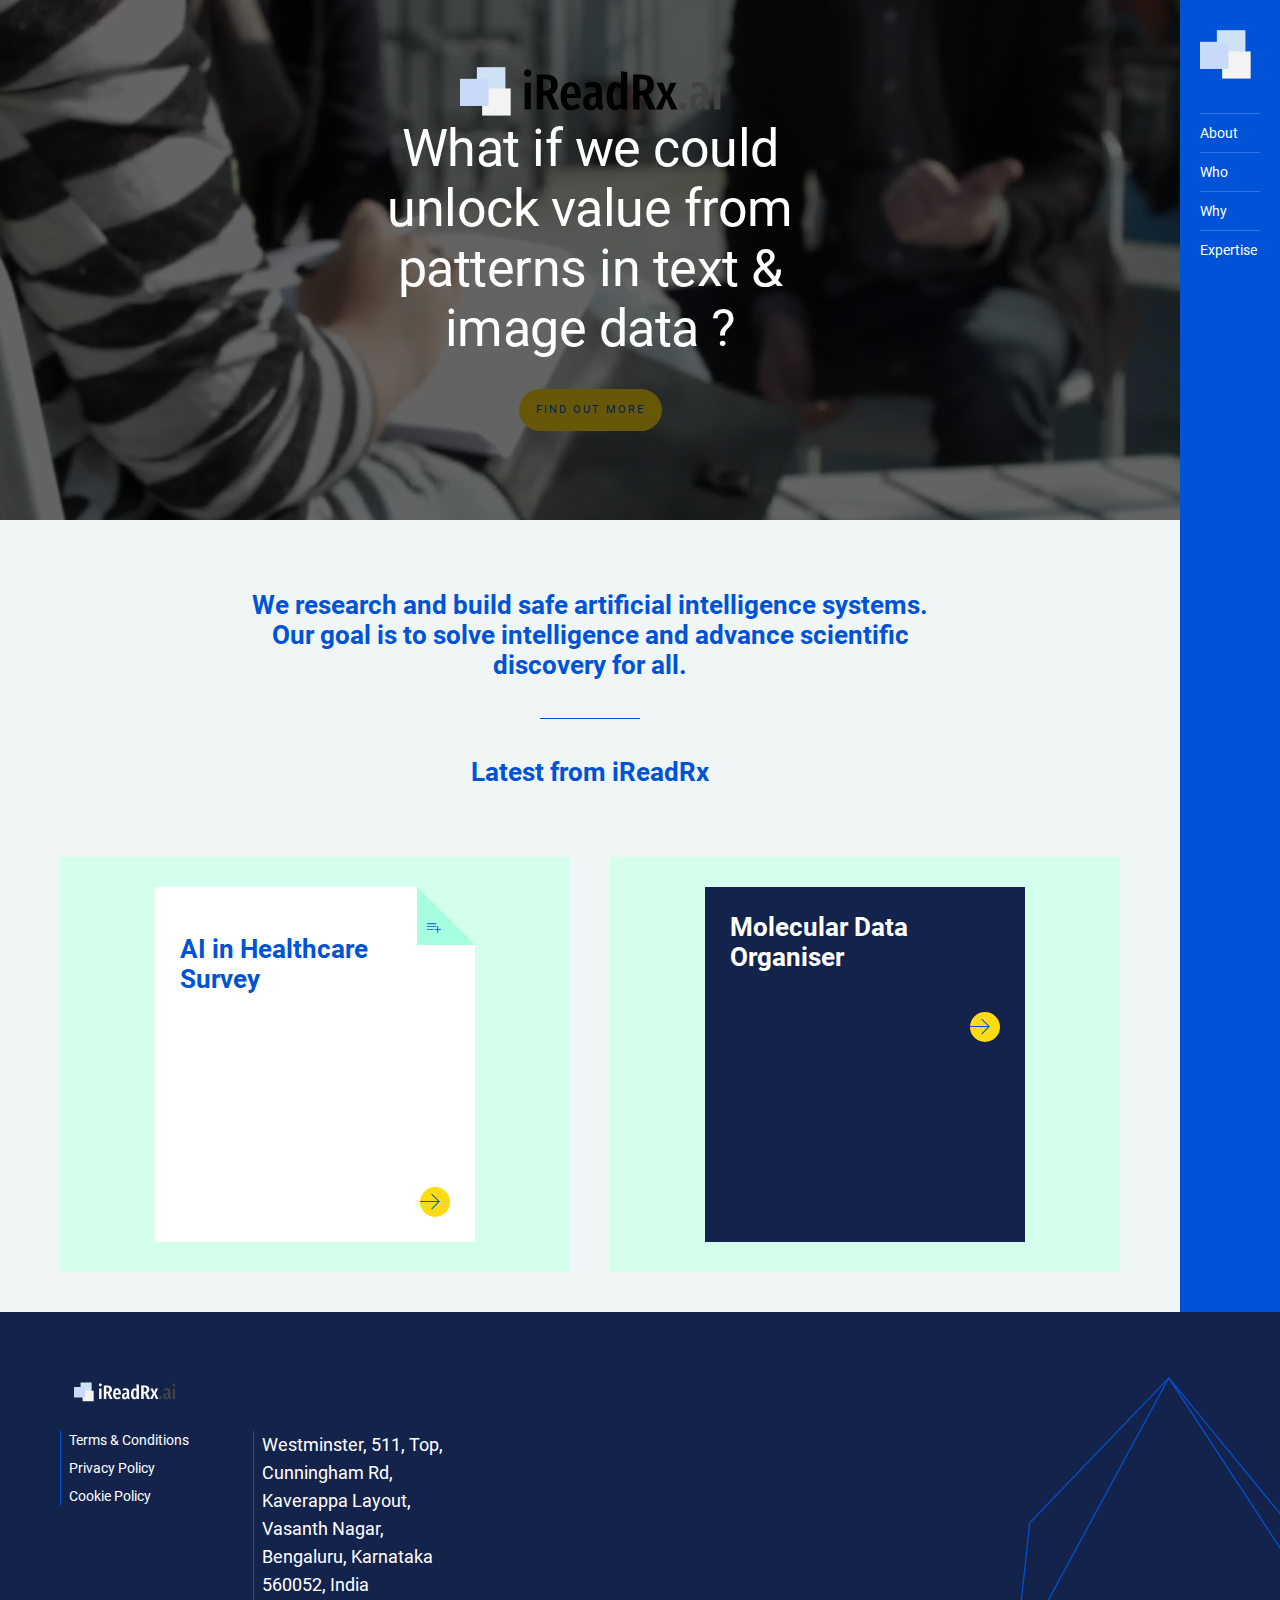
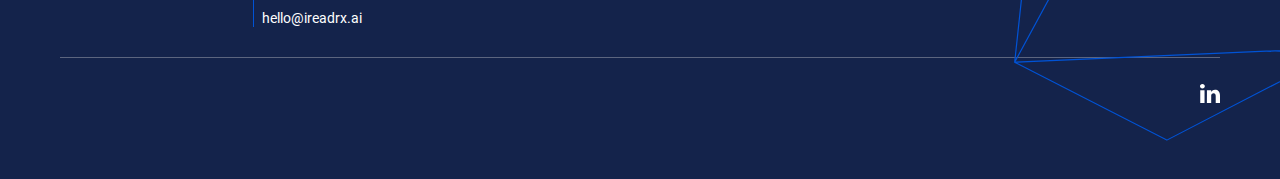
<file: index.html>
<!DOCTYPE html>
<!-- saved from url=(0021) -->
<html class="loading" dir="ltr" lang="ALL">

<head>
    <meta http-equiv="Content-Type" content="text/html; charset=UTF-8">
    <meta name="viewport" content="width=device-width, initial-scale=1, minimum-scale=1">
    <base href=".">

    <title>Homepage | ireadRx.ai</title>
    <meta name="description" content="What if we could leverage Deep Neural Networks to extract patterns from chemical images, unstructured data and text to solve optimization problems in Life Sciences?">
    <link rel="preconnect" href="https://lh3.googleusercontent.com/">
    <link rel="apple-touch-icon" sizes="57x57" href="./assets/apple-icon-57x57.png">
    <link rel="apple-touch-icon" sizes="60x60" href="./assets/apple-icon-60x60.png">
    <link rel="apple-touch-icon" sizes="72x72" href="./assets/apple-icon-72x72.png">
    <link rel="apple-touch-icon" sizes="76x76" href="./assets/apple-icon-76x76.png">
    <link rel="apple-touch-icon" sizes="114x114" href="./assets/apple-icon-114x114.png">
    <link rel="apple-touch-icon" sizes="120x120" href="./assets/apple-icon-120x120.png">
    <link rel="apple-touch-icon" sizes="144x144" href="./assets/apple-icon-144x144.png">
    <link rel="apple-touch-icon" sizes="152x152" href="./assets/apple-icon-152x152.png">
    <link rel="apple-touch-icon" sizes="180x180" href="./assets/apple-icon-180x180.png">
    <link rel="icon" type="image/png" sizes="192x192" href="/android-icon-192x192.png">
    <link rel="icon" type="image/png" sizes="32x32" href="./assets/favicon-32x32.png">
    <link rel="icon" type="image/png" sizes="96x96" href="./assets/favicon-96x96.png">
    <link rel="icon" type="image/png" sizes="16x16" href="./assets/favicon-16x16.png">
    <link rel="stylesheet" href="./assets/index.css">
    <style>
    [_nghost-deepmind-website-c0] {
        display: flex;
        flex-direction: column
    }

    [_nghost-deepmind-website-c0] .dm-body[_ngcontent-deepmind-website-c0] {
        background-color: #f0f5f5;
        height: 100%;
        overflow-x: hidden;
        width: 100%
    }

    @media (min-width:1024px) {
        [_nghost-deepmind-website-c0] {
            flex-direction: row
        }

        [_nghost-deepmind-website-c0] .dm-body[_ngcontent-deepmind-website-c0] {
            width: calc(100% - 100px)
        }
    }

    [_nghost-deepmind-website-c0] .svg-elements[_ngcontent-deepmind-website-c0] {
        height: 0;
        position: absolute;
        visibility: hidden;
        width: 0
    }
    </style>
    <style type="text/css">
    #cookieBar {
        background-color: #5a5a5a;
        border: none;
        border-radius: 0;
        -moz-border-radius: 0;
        -webkit-border-radius: 0;
        bottom: 0;
        color: #fff;
        left: 0;
        margin: 0;
        position: fixed;
        right: 0;
        width: 100%;
        z-index: 999;
    }

    #cookieBar .cookieBarInner {
        padding: 10px 15px;
    }

    #cookieBar .cookieBarText,
    #cookieBar .cookieBarButtons {
        font-family: arial, sans-serif;
        font-size: 13px;
        font-weight: 600;
        line-height: 1.8;
        margin-right: 10px;
    }

    @media (max-width: 720px) #cookieBar .cookieBarText {
        display: block;
        margin-bottom: 5px;
    }

    #cookieBar .cookieBarButton:first-child {
        margin-right: 5px;
    }

    #cookieBar .cookieBarButton {
        background-color: #303030;
        border: 1px solid rgba(0, 0, 0, .1);
        border-radius: 2px;
        -moz-border-radius: 2px;
        -webkit-border-radius: 2px;
        color: #fff;
        cursor: pointer;
        line-height: 19px;
        padding: 4px 8px;
        text-decoration: none;
        white-space: nowrap;
    }
    </style>
    <style>
        [_nghost-deepmind-website-c2] {
      display: block;
      position: relative
    }

    header[_ngcontent-deepmind-website-c2] {
      background-color: #0053d6;
      height: 60px;
      width: 100%
    }

    @media (min-width:768px) {
      header[_ngcontent-deepmind-website-c2] {
        height: 70px
      }
    }

    header[_ngcontent-deepmind-website-c2]::after {
      background-color: #0053d6;
      content: "";
      height: 100%;
      position: absolute;
      right: 0;
      top: 0;
      transition: right .3s ease, width .3s ease;
      width: 0;
      z-index: 34
    }

    header.is-peaking[_ngcontent-deepmind-website-c2]::after {
      right: -10px;
      width: 10px
    }

   .header-container[_ngcontent-deepmind-website-c2] {
        background-color: #0053d6;
        display: flex;
        flex-direction: column;
        height: inherit;
        justify-content: space-between;
        right: 0;
        padding: 0 20px;
        position: fixed;
        top: 0;
        width: inherit;
        z-index: 35
    }

    header.is-menu-open[_ngcontent-deepmind-website-c2] .header-container[_ngcontent-deepmind-website-c2] {
      width: 100%
    }

    .header-container[_ngcontent-deepmind-website-c2] ul[_ngcontent-deepmind-website-c2] {
      list-style: none;
      margin: 0;
      padding: 0
    }

    .menu-wrapper[_ngcontent-deepmind-website-c2] {
      display: flex;
      height: 100%
    }

    @media (min-width:1024px) {
      header[_ngcontent-deepmind-website-c2] {
        height: 100%;
        width: 100px
      }

      .header-container[_ngcontent-deepmind-website-c2] {
        height: 100%;
        padding: 30px 20px
      }

      header.is-menu-open[_ngcontent-deepmind-website-c2] .header-container[_ngcontent-deepmind-website-c2] {
        width: 100px
      }

      .menu-wrapper[_ngcontent-deepmind-website-c2] {
        flex-direction: column;
        height: auto
      }
    }

    .menu-header[_ngcontent-deepmind-website-c2] {
      align-items: center;
      display: flex;
      justify-content: space-between;
      width: 100%
    }

    .menu-header[_ngcontent-deepmind-website-c2] .logo[_ngcontent-deepmind-website-c2] {
      display: block;
      margin: 0 0 0 -12px
    }

    @media (min-width:768px) {
      .menu-header[_ngcontent-deepmind-website-c2] .logo[_ngcontent-deepmind-website-c2] {
        margin: 0
      }
    }

    .menu-header[_ngcontent-deepmind-website-c2] .logo[_ngcontent-deepmind-website-c2] svg[_ngcontent-deepmind-website-c2] {
      display: block;
      height: 40px;
      width: 184px
    }

    .menu-header[_ngcontent-deepmind-website-c2] .logo[_ngcontent-deepmind-website-c2] svg.full-logo[_ngcontent-deepmind-website-c2] {
      width: 184px
    }

    .menu-header[_ngcontent-deepmind-website-c2] .menu-controls[_ngcontent-deepmind-website-c2] {
      align-items: center;
      display: flex;
      flex-direction: row-reverse
    }

    .menu-header[_ngcontent-deepmind-website-c2] .menu-controls[_ngcontent-deepmind-website-c2] button[_ngcontent-deepmind-website-c2]+button[_ngcontent-deepmind-website-c2] {
      display: block;
      margin: 0 20px 0 0
    }

    nav[_ngcontent-deepmind-website-c2] {
      display: none
    }

    @media (min-width:1024px) {
      .menu-header[_ngcontent-deepmind-website-c2] {
        display: block
      }

      .menu-header[_ngcontent-deepmind-website-c2] .logo[_ngcontent-deepmind-website-c2] {
        margin: 0 0 30px
      }

      .menu-header[_ngcontent-deepmind-website-c2] .logo[_ngcontent-deepmind-website-c2] svg[_ngcontent-deepmind-website-c2] {
        width: 40px
      }

      .menu-header[_ngcontent-deepmind-website-c2] .menu-controls[_ngcontent-deepmind-website-c2] {
        display: flex;
        flex-direction: column;
        margin-bottom: 30px;
        width: 38px
      }

      .menu-header[_ngcontent-deepmind-website-c2] .menu-controls[_ngcontent-deepmind-website-c2] button[_ngcontent-deepmind-website-c2]+button[_ngcontent-deepmind-website-c2] {
        margin: 30px 0 0
      }

      nav[_ngcontent-deepmind-website-c2] {
        display: flex
      }

      header.is-menu-open[_ngcontent-deepmind-website-c2] nav[_ngcontent-deepmind-website-c2] {
        align-items: center;
        height: 100%;
        justify-content: center
      }

      header.is-menu-open[_ngcontent-deepmind-website-c2] .pages[_ngcontent-deepmind-website-c2] {
        display: flex;
        flex-direction: row-reverse;
        -webkit-transform: rotateZ(-90deg);
        transform: rotateZ(-90deg)
      }
    }

    .pages[_ngcontent-deepmind-website-c2] {
      display: block;
      width: 100%
    }

    header.is-menu-open[_ngcontent-deepmind-website-c2] .pages[_ngcontent-deepmind-website-c2] {
      width: auto
    }

    .pages[_ngcontent-deepmind-website-c2] li[_ngcontent-deepmind-website-c2] a[_ngcontent-deepmind-website-c2] {
      cursor: pointer;
      position: relative
    }

    .pages[_ngcontent-deepmind-website-c2] li[_ngcontent-deepmind-website-c2] a[_ngcontent-deepmind-website-c2]::before {
      border-left: 6px solid transparent;
      content: "";
      display: block;
      height: 100%;
      left: -20px;
      position: absolute;
      top: 0
    }

    .pages[_ngcontent-deepmind-website-c2] li[_ngcontent-deepmind-website-c2] a[_ngcontent-deepmind-website-c2]:focus::before,
    .pages[_ngcontent-deepmind-website-c2] li[_ngcontent-deepmind-website-c2] a[_ngcontent-deepmind-website-c2]:hover::before,
    .pages[_ngcontent-deepmind-website-c2] li.is-active[_ngcontent-deepmind-website-c2] a[_ngcontent-deepmind-website-c2]::before {
      border-color: #fff
    }

    .page-link[_ngcontent-deepmind-website-c2] {
      border-top: 1px solid rgba(255, 255, 255, .2);
      display: block;
      padding: 10px 0
    }

    .page-link.nav-cta[_ngcontent-deepmind-website-c2]:focus,
    .page-link.nav-cta[_ngcontent-deepmind-website-c2]:hover {
      color: #fff
    }

    .social-media-wrapper[_ngcontent-deepmind-website-c2] {
      display: none
    }

    @media (min-width:1024px) {
      .social-media-wrapper[_ngcontent-deepmind-website-c2] {
        align-items: center;
        display: flex;
        flex-direction: column;
        width: 38px
      }
    }

    .social-media-wrapper[_ngcontent-deepmind-website-c2] li[_ngcontent-deepmind-website-c2]+li[_ngcontent-deepmind-website-c2] {
      margin-top: 10px
    }

    .social-media-wrapper[_ngcontent-deepmind-website-c2] svg[_ngcontent-deepmind-website-c2] {
      height: 20px;
      width: 20px
    }

    .hamburger-menu[_ngcontent-deepmind-website-c2] {
      cursor: pointer;
      display: block;
      height: 18px;
      position: relative;
      width: 22px
    }

    @media (hover:hover) {

      .hamburger-menu[_ngcontent-deepmind-website-c2]:focus span[_ngcontent-deepmind-website-c2]:nth-child(2),
      .hamburger-menu[_ngcontent-deepmind-website-c2]:hover span[_ngcontent-deepmind-website-c2]:nth-child(2) {
        -webkit-transform: scaleX(.5);
        transform: scaleX(.5)
      }
    }

    .hamburger-menu[_ngcontent-deepmind-website-c2] span[_ngcontent-deepmind-website-c2] {
      background-color: #fff;
      display: block;
      height: 2px;
      margin: 0;
      position: absolute;
      -webkit-transform-origin: center;
      transform-origin: center;
      transition: width .2s ease, -webkit-transform .3s ease;
      transition: transform .3s ease, width .2s ease;
      transition: transform .3s ease, width .2s ease, -webkit-transform .3s ease;
      width: 100%
    }

    .hamburger-menu[_ngcontent-deepmind-website-c2] span[_ngcontent-deepmind-website-c2]:first-child {
      top: 0
    }

    .hamburger-menu[_ngcontent-deepmind-website-c2] span[_ngcontent-deepmind-website-c2]:nth-child(2) {
      top: 8px
    }

    .hamburger-menu[_ngcontent-deepmind-website-c2] span[_ngcontent-deepmind-website-c2]:last-child {
      bottom: 0
    }

    .hamburger-menu.is-active[_ngcontent-deepmind-website-c2] span[_ngcontent-deepmind-website-c2]:first-child {
      -webkit-transform: translateY(8px) rotate(45deg);
      transform: translateY(8px) rotate(45deg);
      width: 23px
    }

    @media (min-width:1024px) {
      .hamburger-menu[_ngcontent-deepmind-website-c2] {
        width: 30px
      }

      .hamburger-menu.is-active[_ngcontent-deepmind-website-c2] span[_ngcontent-deepmind-website-c2]:first-child {
        width: 29px
      }
    }

    .hamburger-menu.is-active[_ngcontent-deepmind-website-c2] span[_ngcontent-deepmind-website-c2]:nth-child(2) {
      width: 0
    }

    .hamburger-menu.is-active[_ngcontent-deepmind-website-c2] span[_ngcontent-deepmind-website-c2]:last-child {
      -webkit-transform: translateY(-8px) rotate(-45deg);
      transform: translateY(-8px) rotate(-45deg);
      width: 23px
    }

    .search[_ngcontent-deepmind-website-c2] {
      text-align: center
    }

    .search.no-focus[_ngcontent-deepmind-website-c2]:focus g[_ngcontent-deepmind-website-c2] {
      -webkit-transform: none;
      transform: none
    }

    .search[_ngcontent-deepmind-website-c2]:focus g[_ngcontent-deepmind-website-c2],
    .search[_ngcontent-deepmind-website-c2]:hover g[_ngcontent-deepmind-website-c2] {
      -webkit-transform: scale(1.2);
      transform: scale(1.2)
    }

    @media (hover:none) {

      .search.no-focus[_ngcontent-deepmind-website-c2]:focus g[_ngcontent-deepmind-website-c2],
      .search.no-focus[_ngcontent-deepmind-website-c2]:hover g[_ngcontent-deepmind-website-c2],
      .search[_ngcontent-deepmind-website-c2]:focus g[_ngcontent-deepmind-website-c2],
      .search[_ngcontent-deepmind-website-c2]:hover g[_ngcontent-deepmind-website-c2] {
        -webkit-transform: none;
        transform: none
      }
    }

    .search[_ngcontent-deepmind-website-c2] svg[_ngcontent-deepmind-website-c2] {
      height: 22px;
      vertical-align: middle;
      width: 22px
    }

    .search[_ngcontent-deepmind-website-c2] svg[_ngcontent-deepmind-website-c2] g[_ngcontent-deepmind-website-c2] {
      transition: -webkit-transform .3s ease;
      transition: transform .3s ease;
      transition: transform .3s ease, -webkit-transform .3s ease
    }

    .search[_ngcontent-deepmind-website-c2] svg[_ngcontent-deepmind-website-c2] g[_ngcontent-deepmind-website-c2] [_ngcontent-deepmind-website-c2]:first-child {
      fill: #0053d6
    }

    .search-icon[_ngcontent-deepmind-website-c2] {
      background-color: #0053d6;
      display: block;
      height: 30px;
      position: relative;
      width: 30px
    }

    .search-icon[_ngcontent-deepmind-website-c2]:hover .circle[_ngcontent-deepmind-website-c2] {
      height: 20px;
      width: 20px
    }

    .search-icon[_ngcontent-deepmind-website-c2] .circle[_ngcontent-deepmind-website-c2] {
      background-color: #0053d6;
      border-radius: 50%;
      border: 2px solid #fff;
      height: 18px;
      left: -4px;
      position: relative;
      top: 4px;
      transition: width .2s ease-out, height .2s ease-out, -webkit-transform .6s cubic-bezier(.25, 1.7, .35, .8);
      transition: transform .6s cubic-bezier(.25, 1.7, .35, .8), width .2s ease-out, height .2s ease-out;
      transition: transform .6s cubic-bezier(.25, 1.7, .35, .8), width .2s ease-out, height .2s ease-out, -webkit-transform .6s cubic-bezier(.25, 1.7, .35, .8);
      width: 18px;
      z-index: 2
    }

    @media (min-width:1024px) {
      .hamburger-menu.is-active[_ngcontent-deepmind-website-c2] span[_ngcontent-deepmind-website-c2]:last-child {
        width: 29px
      }

      .search[_ngcontent-deepmind-website-c2] svg[_ngcontent-deepmind-website-c2] {
        height: 28px;
        width: 30px
      }

      .search-icon[_ngcontent-deepmind-website-c2]:hover .circle[_ngcontent-deepmind-website-c2] {
        height: 26px;
        width: 26px
      }

      .search-icon[_ngcontent-deepmind-website-c2] .circle[_ngcontent-deepmind-website-c2] {
        height: 22px;
        left: -2px;
        top: 0;
        width: 22px
      }
    }

    .search-icon[_ngcontent-deepmind-website-c2] .x-mask[_ngcontent-deepmind-website-c2] {
      background-color: #0053d6;
      height: 12px;
      left: -2px;
      position: absolute;
      top: -2px;
      transition: left .2s linear;
      width: 12px;
      z-index: 1
    }

    .search-icon[_ngcontent-deepmind-website-c2] .handle[_ngcontent-deepmind-website-c2] {
      background-color: #fff;
      float: right;
      height: 2px;
      left: -1px;
      position: absolute;
      top: 14px;
      -webkit-transform: rotate(45deg);
      transform: rotate(45deg);
      width: 29px
    }

    .search-icon[_ngcontent-deepmind-website-c2] .handle[_ngcontent-deepmind-website-c2]:after {
      background-color: #fff;
      content: "";
      float: right;
      height: 2px;
      transition: all .5s cubic-bezier(.25, 1.7, .35, .8);
      width: 29px;
      z-index: -1
    }

    @media (min-width:1024px) {
      .search-icon[_ngcontent-deepmind-website-c2] .handle[_ngcontent-deepmind-website-c2] {
        left: -4px;
        top: 12px;
        width: 36px
      }

      .search-icon[_ngcontent-deepmind-website-c2] .handle[_ngcontent-deepmind-website-c2]:after {
        width: 36px
      }
    }

    .search-icon.open[_ngcontent-deepmind-website-c2] .circle[_ngcontent-deepmind-website-c2] {
      background: #fff;
      border-color: #fff;
      -webkit-transform-origin: center center;
      transform-origin: center center;
      -webkit-transform: scale(.01);
      transform: scale(.01)
    }

    .search-icon.open[_ngcontent-deepmind-website-c2] .handle[_ngcontent-deepmind-website-c2]:after {
      -webkit-transform-origin: center center;
      transform-origin: center center;
      -webkit-transform: rotate(90deg);
      transform: rotate(90deg)
    }

    .search-icon.open[_ngcontent-deepmind-website-c2] .x-mask[_ngcontent-deepmind-website-c2] {
      left: -12px
    }
  </style>
    <style>
        [_nghost-deepmind-website-c3] {
      display: block
    }

    footer[_ngcontent-deepmind-website-c3] {
      background-color: #14234b;
      overflow: hidden;
      padding: 50px 0 40px;
      position: relative
    }

    @media (min-width:768px) {
      footer[_ngcontent-deepmind-website-c3] {
        padding: 60px 0 50px
      }

      .categories[_ngcontent-deepmind-website-c3] .column[_ngcontent-deepmind-website-c3] {
        margin: 0 0 30px;
        max-width: 33.3333333333%
      }
    }

    .logo[_ngcontent-deepmind-website-c3] {
      display: none
    }

    @media (min-width:1024px) {
      .logo[_ngcontent-deepmind-website-c3] {
        display: block;
      }
    }

    .logo[_ngcontent-deepmind-website-c3] svg[_ngcontent-deepmind-website-c3] {
      fill: #fff;
      height: 28px;
      width: 130px
    }

    .body[_ngcontent-deepmind-website-c3] {
      flex: 1 1 0%;
      position: relative
    }

    .categories[_ngcontent-deepmind-website-c3] {
      display: flex;
      flex-flow: row wrap
    }

    .categories[_ngcontent-deepmind-website-c3] .column[_ngcontent-deepmind-website-c3] {
      width: 100%
    }

    @media (min-width:1024px) {
      .categories[_ngcontent-deepmind-website-c3] .column[_ngcontent-deepmind-website-c3] {
        margin: 0 0 30px 40px;
        max-width: 16.6666666667%;
        width: calc(1 / 6 * 100% - 40px)
      }

      .categories[_ngcontent-deepmind-website-c3] .column[_ngcontent-deepmind-website-c3]:first-child,
      .categories[_ngcontent-deepmind-website-c3] .column[_ngcontent-deepmind-website-c3]:nth-child(7n) {
        margin-left: 0
      }
    }

    .categories[_ngcontent-deepmind-website-c3] .column[_ngcontent-deepmind-website-c3]:last-child {
      flex-grow: 0
    }

    @media (min-width:768px) {
      .categories[_ngcontent-deepmind-website-c3] .column[_ngcontent-deepmind-website-c3]:last-child {
        flex-grow: 1
      }
    }

    .categories[_ngcontent-deepmind-website-c3] .column[_ngcontent-deepmind-website-c3]>.nav-cta[_ngcontent-deepmind-website-c3] {
      font-size: 16px;
      font-weight: 700
    }

    .categories[_ngcontent-deepmind-website-c3] .column[_ngcontent-deepmind-website-c3] [dmAccordionTitle][_ngcontent-deepmind-website-c3] {
      flex-grow: 1;
      font-size: 16px;
      font-weight: 700;
      margin: 0
    }

    .categories[_ngcontent-deepmind-website-c3] .column[_ngcontent-deepmind-website-c3] [dmAccordionTitle][_ngcontent-deepmind-website-c3]:focus,
    .categories[_ngcontent-deepmind-website-c3] .column[_ngcontent-deepmind-website-c3] [dmAccordionTitle][_ngcontent-deepmind-website-c3]:hover {
      border: 0
    }

    .categories[_ngcontent-deepmind-website-c3] .column[_ngcontent-deepmind-website-c3] ul[_ngcontent-deepmind-website-c3] {
      list-style-type: none;
      padding: 0 0 20px
    }

    .categories[_ngcontent-deepmind-website-c3] .column[_ngcontent-deepmind-website-c3] ul[_ngcontent-deepmind-website-c3] li[_ngcontent-deepmind-website-c3]+li[_ngcontent-deepmind-website-c3] {
      margin: 10px 0 0
    }

    .categories[_ngcontent-deepmind-website-c3] .column[_ngcontent-deepmind-website-c3] ul[_ngcontent-deepmind-website-c3] li[_ngcontent-deepmind-website-c3] a[_ngcontent-deepmind-website-c3] {
      display: inherit
    }

    .categories[_ngcontent-deepmind-website-c3] .column[_ngcontent-deepmind-website-c3] ul[_ngcontent-deepmind-website-c3] li[_ngcontent-deepmind-website-c3] a[_ngcontent-deepmind-website-c3]:focus,
    .categories[_ngcontent-deepmind-website-c3] .column[_ngcontent-deepmind-website-c3] ul[_ngcontent-deepmind-website-c3] li[_ngcontent-deepmind-website-c3] a[_ngcontent-deepmind-website-c3]:hover {
      border: 0
    }

    .categories[_ngcontent-deepmind-website-c3] .column[_ngcontent-deepmind-website-c3] ul[_ngcontent-deepmind-website-c3] li[_ngcontent-deepmind-website-c3] dm-link[_ngcontent-deepmind-website-c3] {
      line-height: 1
    }

    .information[_ngcontent-deepmind-website-c3] {
      display: flex
    }

    @media (min-width:768px) {
      .categories[_ngcontent-deepmind-website-c3] .column[_ngcontent-deepmind-website-c3] ul[_ngcontent-deepmind-website-c3] {
        border-left: 1px solid #0053d6;
        margin: 15px 0 0;
        padding: 0 0 0 8px
      }

      .information[_ngcontent-deepmind-website-c3] {
        border-top: 1px solid #5c657f;
        padding: 25px 0
      }
    }

    .information[_ngcontent-deepmind-website-c3] .legal[_ngcontent-deepmind-website-c3] {
      align-items: flex-start;
      display: flex;
      flex-direction: column;
      flex-grow: 1
    }

    .information[_ngcontent-deepmind-website-c3] .legal[_ngcontent-deepmind-website-c3] dm-link[_ngcontent-deepmind-website-c3] {
      margin: 0 0 15px
    }

    @media (min-width:768px) {
      .information[_ngcontent-deepmind-website-c3] .legal[_ngcontent-deepmind-website-c3] {
        align-items: center;
        flex-direction: row;
        margin: 0
      }

      .information[_ngcontent-deepmind-website-c3] .legal[_ngcontent-deepmind-website-c3] dm-link[_ngcontent-deepmind-website-c3] {
        margin: 0 45px 0 0
      }
    }

    .information[_ngcontent-deepmind-website-c3] .social[_ngcontent-deepmind-website-c3] {
      align-items: flex-end;
      display: flex;
      justify-content: flex-end;
      list-style: none
    }

    .information[_ngcontent-deepmind-website-c3] .social[_ngcontent-deepmind-website-c3] li[_ngcontent-deepmind-website-c3] {
      display: flex
    }

    .information[_ngcontent-deepmind-website-c3] .social[_ngcontent-deepmind-website-c3] a[_ngcontent-deepmind-website-c3] {
      margin: 0 0 15px;
      padding: 0 0 0 32px
    }

    .information[_ngcontent-deepmind-website-c3] .social[_ngcontent-deepmind-website-c3] a[_ngcontent-deepmind-website-c3] svg[_ngcontent-deepmind-website-c3] {
      height: 20px;
      vertical-align: middle;
      width: 20px
    }

    .shape[_ngcontent-deepmind-website-c3] {
      height: 100%;
      left: 0;
      pointer-events: none;
      position: absolute;
      top: 0;
      width: 100%
    }

    .shape[_ngcontent-deepmind-website-c3] svg[_ngcontent-deepmind-website-c3] {
      bottom: -100px;
      fill: #0053d6;
      height: 400px;
      position: absolute;
      right: -100px;
      width: 400px
    }

    @media (min-width:768px) {
      .information[_ngcontent-deepmind-website-c3] .social[_ngcontent-deepmind-website-c3] {
        align-items: center
      }

      .information[_ngcontent-deepmind-website-c3] .social[_ngcontent-deepmind-website-c3] a[_ngcontent-deepmind-website-c3] {
        margin: 0 0 0 15px;
        padding: 0
      }

      .shape[_ngcontent-deepmind-website-c3] svg[_ngcontent-deepmind-website-c3] {
        right: -100px;
        top: 10%
      }
    }

    @media (min-width:1440px) {


      .information[_ngcontent-deepmind-website-c3] {
        padding: 35px 0
      }

      .shape[_ngcontent-deepmind-website-c3] {
        display: inline
      }

      .shape[_ngcontent-deepmind-website-c3] svg[_ngcontent-deepmind-website-c3] {
        bottom: -200px;
        left: 60%;
        top: auto
      }
    }

    .back-to-top[_ngcontent-deepmind-website-c3] {
      margin: 30px 0;
      position: relative;
      text-align: right
    }

    @media (min-width:1024px) {
      .back-to-top[_ngcontent-deepmind-website-c3] {
        display: none
      }
    }

    .back-to-top[_ngcontent-deepmind-website-c3] svg[_ngcontent-deepmind-website-c3] {
      fill: #fff;
      height: 16px;
      margin: 0 0 0 auto;
      -webkit-transform: rotate(90deg);
      transform: rotate(90deg);
      transition: -webkit-transform .2s ease;
      transition: transform .2s ease;
      transition: transform .2s ease, -webkit-transform .2s ease;
      width: 25px
    }

    @media (min-width:768px) {
      .back-to-top[_ngcontent-deepmind-website-c3] {
        margin: 0;
        position: absolute;
        right: 0;
        top: 0
      }

      .back-to-top[_ngcontent-deepmind-website-c3] svg[_ngcontent-deepmind-website-c3] {
        margin: auto
      }
    }
  </style>
    <style>
        [_nghost-deepmind-website-c8] {
      display: block
    }

    .media[_ngcontent-deepmind-website-c8] {
      display: block;
      height: 100%;
      position: absolute;
      top: 0;
      width: 100%
    }

    .link[_ngcontent-deepmind-website-c8] .icon[_ngcontent-deepmind-website-c8] {
      height: 30px;
      min-width: 30px;
      position: relative;
      width: 30px
    }

    .link.external[_ngcontent-deepmind-website-c8]:focus .icon[_ngcontent-deepmind-website-c8]::before,
    .link.external[_ngcontent-deepmind-website-c8]:hover .icon[_ngcontent-deepmind-website-c8]::before {
      background-color: #0053d6
    }

    .link.external[_ngcontent-deepmind-website-c8] .icon[_ngcontent-deepmind-website-c8]::before {
      background-color: #ffdb13;
      border-radius: 50%;
      content: "";
      display: block;
      height: 30px;
      position: absolute;
      right: 0;
      width: 30px
    }

    .link.external[_ngcontent-deepmind-website-c8] svg[_ngcontent-deepmind-website-c8] {
      background-color: transparent;
      border-radius: 0;
      padding: 8px;
      position: relative
    }

    .link.transparent[_ngcontent-deepmind-website-c8] .icon[_ngcontent-deepmind-website-c8] {
      line-height: 0
    }

    .hero-link[_ngcontent-deepmind-website-c8] {
      align-items: flex-start;
      font: 500 14px/30px "Roboto", Helvetica, Arial, sans-serif;
      letter-spacing: 0
    }

    @media (min-width:1024px) {
      .hero-link[_ngcontent-deepmind-website-c8] {
        font-size: 18px;
        line-height: 30px
      }
    }

    .cta-text[_ngcontent-deepmind-website-c8] {
      margin-right: 10px;
      text-transform: uppercase
    }
  </style>
    <style>
        [_nghost-deepmind-website-c10] {
      display: block;
      position: relative;
      width: 100%
    }
  </style>
    <style>
        [_nghost-deepmind-website-c12] {
      display: block;
      overflow: hidden
    }

    main[_ngcontent-deepmind-website-c12] {
      display: block
    }

    dm-breadcrumb[_ngcontent-deepmind-website-c12] {
      left: 20px;
      position: absolute;
      top: 25px
    }

    dm-breadcrumb.is-homepage[_ngcontent-deepmind-website-c12] {
      display: none
    }

    dm-jump-links[_ngcontent-deepmind-website-c12] {
      padding: 0 20px;
      position: absolute;
      -webkit-transform: translateY(-66.6666666667%);
      transform: translateY(-66.6666666667%)
    }

    @media (min-width:768px) {
      dm-breadcrumb[_ngcontent-deepmind-website-c12] {
        left: 30px
      }

      dm-jump-links[_ngcontent-deepmind-website-c12] {
        margin: 0 0 0 30px;
        padding: 0
      }
    }

    @media (min-width:1024px) {
      dm-breadcrumb[_ngcontent-deepmind-website-c12] {
        left: 60px;
        margin: 40px 0 25px;
        top: 0
      }

      dm-breadcrumb.is-homepage[_ngcontent-deepmind-website-c12] {
        display: flex;
        justify-content: center;
        left: 0;
        width: 100%
      }

      dm-jump-links[_ngcontent-deepmind-website-c12] {
        margin: 0 0 0 60px
      }
    }

    @media (min-width:1440px) {
      dm-breadcrumb[_ngcontent-deepmind-website-c12] {
        left: 90px
      }

      dm-jump-links[_ngcontent-deepmind-website-c12] {
        margin: 0 0 0 90px
      }
    }
  </style>
    <style>
        [_nghost-deepmind-website-c13] {
      display: block
    }

    .theme-dark[_nghost-deepmind-website-c13] li[_ngcontent-deepmind-website-c13] a[_ngcontent-deepmind-website-c13] {
      color: #0053d6
    }

    .theme-dark[_nghost-deepmind-website-c13] .arrow[_ngcontent-deepmind-website-c13],
    .theme-dark[_nghost-deepmind-website-c13] .logo[_ngcontent-deepmind-website-c13] svg[_ngcontent-deepmind-website-c13] {
      fill: #0053d6
    }

    ul[_ngcontent-deepmind-website-c13] {
      align-items: center;
      display: flex;
      list-style: none
    }

    ul[_ngcontent-deepmind-website-c13] li[_ngcontent-deepmind-website-c13] {
      align-items: center;
      display: flex
    }

    ul[_ngcontent-deepmind-website-c13] li[_ngcontent-deepmind-website-c13]:not(:nth-child(2)) {
      display: none
    }

    @media (min-width:1024px) {
      ul[_ngcontent-deepmind-website-c13] li[_ngcontent-deepmind-website-c13]:not(:nth-child(2)) {
        display: flex
      }
    }

    ul[_ngcontent-deepmind-website-c13] li[_ngcontent-deepmind-website-c13]:last-child a[_ngcontent-deepmind-website-c13] {
      font-weight: 700
    }

    ul[_ngcontent-deepmind-website-c13] li[_ngcontent-deepmind-website-c13] .nav-cta[_ngcontent-deepmind-website-c13]:focus,
    ul[_ngcontent-deepmind-website-c13] li[_ngcontent-deepmind-website-c13] .nav-cta[_ngcontent-deepmind-website-c13]:hover {
      border: 0
    }

    ul[_ngcontent-deepmind-website-c13] li[_ngcontent-deepmind-website-c13] .disabled[_ngcontent-deepmind-website-c13] {
      cursor: default;
      pointer-events: none
    }

    ul[_ngcontent-deepmind-website-c13] li[_ngcontent-deepmind-website-c13] .disabled[_ngcontent-deepmind-website-c13]:focus,
    ul[_ngcontent-deepmind-website-c13] li[_ngcontent-deepmind-website-c13] .disabled[_ngcontent-deepmind-website-c13]:hover {
      color: #fff
    }

    ul[_ngcontent-deepmind-website-c13] .logo[_ngcontent-deepmind-website-c13] svg[_ngcontent-deepmind-website-c13] {
      display: none;
      fill: #fff;
      height: 25px;
      width: 110px
    }

    ul[_ngcontent-deepmind-website-c13] .arrow[_ngcontent-deepmind-website-c13] {
      fill: #fff;
      height: 9px;
      margin: 0 25px 0 0;
      -webkit-transform: scaleX(-1);
      transform: scaleX(-1);
      width: 5px
    }

    ul[_ngcontent-deepmind-website-c13] .arrow.is-last[_ngcontent-deepmind-website-c13] {
      display: none
    }

    @media (min-width:1024px) {
      ul[_ngcontent-deepmind-website-c13] .logo[_ngcontent-deepmind-website-c13] svg[_ngcontent-deepmind-website-c13] {
        display: block;
        height: 28px;
        width: 130px
      }

      ul[_ngcontent-deepmind-website-c13] .arrow[_ngcontent-deepmind-website-c13] {
        margin: 0 25px;
        -webkit-transform: scaleX(1);
        transform: scaleX(1)
      }

      ul[_ngcontent-deepmind-website-c13] .arrow.is-last[_ngcontent-deepmind-website-c13] {
        display: inline
      }
    }
  </style>
    <style>
        [_nghost-deepmind-website-c14] {
      display: flex;
      position: relative;
      z-index: 0;
      background: rgba(0,0,0,0.6);
    }

    .hero-container[_ngcontent-deepmind-website-c14] {
      display: flex;
      flex-direction: column;
      justify-content: center;
      min-height: 520px;
      width: 100%
    }

    .height-short[_nghost-deepmind-website-c14] .hero-container[_ngcontent-deepmind-website-c14] {
      padding-bottom: 50px;
      padding-top: 50px
    }

    .align-center[_nghost-deepmind-website-c14] .hero-container[_ngcontent-deepmind-website-c14] {
      align-items: center;
      text-align: center
    }

    .align-right[_nghost-deepmind-website-c14] .hero-container[_ngcontent-deepmind-website-c14] {
      align-items: flex-end
    }

    .hero-content[_ngcontent-deepmind-website-c14] {
      margin: 30px 0 0;
      max-width: 340px
    }

    @media (min-width:768px) {
      .height-short[_nghost-deepmind-website-c14] .hero-container[_ngcontent-deepmind-website-c14] {
        min-height: 540px
      }

      .hero-content[_ngcontent-deepmind-website-c14] {
        max-width: 500px
      }
    }

    @media (min-width:1440px) {
      .hero-container[_ngcontent-deepmind-website-c14] {
        min-height: 700px
      }

      .hero-content[_ngcontent-deepmind-website-c14] {
        max-width: 790px
      }
    }

    @media (min-width:2048px) {
      .hero-content[_ngcontent-deepmind-website-c14] {
        max-width: 920px
      }
    }

    .hero-content[_ngcontent-deepmind-website-c14] .dm-cta.pill[_ngcontent-deepmind-website-c14] {
      margin: 30px 0 0
    }

    @media (min-width:768px) {
      .hero-content[_ngcontent-deepmind-website-c14] .dm-cta.pill[_ngcontent-deepmind-website-c14] {
        margin: 20px 0 0
      }
    }

    @media (min-width:1024px) {
      .hero-content[_ngcontent-deepmind-website-c14] .dm-cta.pill[_ngcontent-deepmind-website-c14] {
        margin: 50px 0 0
      }
    }

    @media (min-width:1440px) {
      .hero-content[_ngcontent-deepmind-website-c14] .dm-cta.pill[_ngcontent-deepmind-website-c14] {
        margin: 50px 0 0
      }
    }

    dm-social-share[_ngcontent-deepmind-website-c14] {
      width: 50%
    }
  </style>
    <style>
        .job-hero[_nghost-deepmind-website-c14] {
      background-color: #ffeacc
    }

    .text-light[_nghost-deepmind-website-c14] .dm-h1[_ngcontent-deepmind-website-c14],
    .text-light[_nghost-deepmind-website-c14] .dm-h2[_ngcontent-deepmind-website-c14],
    .text-light[_nghost-deepmind-website-c14] p[_ngcontent-deepmind-website-c14] {
      color: #fff
    }

    .text-dark[_nghost-deepmind-website-c14] .dm-h1[_ngcontent-deepmind-website-c14],
    .text-dark[_nghost-deepmind-website-c14] .dm-h2[_ngcontent-deepmind-website-c14],
    .text-dark[_nghost-deepmind-website-c14] p[_ngcontent-deepmind-website-c14] {
      color: #0053d6
    }
  </style>
    <style>
        [_nghost-deepmind-website-c20] {
      display: block;
      height: 100%;
      left: 0;
      overflow: hidden;
      pointer-events: none;
      position: absolute;
      top: 0;
      width: 100%;
      z-index: 1
    }

    .overflow[_nghost-deepmind-website-c20] {
      overflow: visible
    }

    .hide-on-mobile[_nghost-deepmind-website-c20] {
      display: none
    }

    [_nghost-deepmind-website-c20] svg[_ngcontent-deepmind-website-c20] {
      height: 200px;
      width: 200px
    }

    .top-left[_ngcontent-deepmind-website-c20] {
      left: -60px;
      position: absolute;
      top: -60px
    }

    @media (min-width:768px) {
      .hide-on-mobile[_nghost-deepmind-website-c20] {
        display: block
      }

      [_nghost-deepmind-website-c20] svg[_ngcontent-deepmind-website-c20] {
        height: 225px;
        width: 225px
      }

      .top-left[_ngcontent-deepmind-website-c20] {
        left: -50px;
        top: -50px
      }
    }

    @media (min-width:1024px) {
      [_nghost-deepmind-website-c20] svg[_ngcontent-deepmind-website-c20] {
        height: 280px;
        width: 280px
      }

      .top-left[_ngcontent-deepmind-website-c20] {
        left: -75px;
        top: -75px
      }
    }

    @media (min-width:1440px) {
      [_nghost-deepmind-website-c20] svg[_ngcontent-deepmind-website-c20] {
        height: 375px;
        width: 375px
      }

      .top-left[_ngcontent-deepmind-website-c20] {
        left: -100px;
        top: -100px
      }
    }

    .top-right[_ngcontent-deepmind-website-c20] {
      position: absolute;
      right: -60px;
      top: -60px
    }

    @media (min-width:768px) {
      .top-right[_ngcontent-deepmind-website-c20] {
        right: -50px;
        top: -50px
      }
    }

    @media (min-width:1024px) {
      .top-right[_ngcontent-deepmind-website-c20] {
        right: -75px;
        top: -75px
      }
    }

    @media (min-width:1440px) {
      .top-right[_ngcontent-deepmind-website-c20] {
        right: -100px;
        top: -100px
      }
    }

    .bottom-right[_ngcontent-deepmind-website-c20] {
      bottom: -60px;
      position: absolute;
      right: -60px
    }

    @media (min-width:768px) {
      .bottom-right[_ngcontent-deepmind-website-c20] {
        bottom: -50px;
        right: -50px
      }
    }

    @media (min-width:1024px) {
      .bottom-right[_ngcontent-deepmind-website-c20] {
        bottom: -75px;
        right: -75px
      }
    }

    @media (min-width:1440px) {
      .bottom-right[_ngcontent-deepmind-website-c20] {
        bottom: -100px;
        right: -100px
      }
    }

    .bottom-left[_ngcontent-deepmind-website-c20] {
      bottom: -60px;
      left: -60px;
      position: absolute
    }

    @media (min-width:768px) {
      .bottom-left[_ngcontent-deepmind-website-c20] {
        bottom: -50px;
        left: -50px
      }
    }

    @media (min-width:1024px) {
      .bottom-left[_ngcontent-deepmind-website-c20] {
        bottom: -75px;
        left: -75px
      }
    }

    @media (min-width:1440px) {
      .bottom-left[_ngcontent-deepmind-website-c20] {
        bottom: -100px;
        left: -100px
      }
    }

    .blue[_ngcontent-deepmind-website-c20] svg[_ngcontent-deepmind-website-c20] {
      fill: #0053d6
    }

    .orange[_ngcontent-deepmind-website-c20] svg[_ngcontent-deepmind-website-c20] {
      fill: #ff8a4f
    }

    .purple[_ngcontent-deepmind-website-c20] svg[_ngcontent-deepmind-website-c20] {
      fill: #ad70ff
    }

    .red[_ngcontent-deepmind-website-c20] svg[_ngcontent-deepmind-website-c20] {
      fill: #ff617b
    }

    .teal[_ngcontent-deepmind-website-c20] svg[_ngcontent-deepmind-website-c20] {
      fill: #49ebd0
    }

    .yellow[_ngcontent-deepmind-website-c20] svg[_ngcontent-deepmind-website-c20] {
      fill: #fff26e
    }
  </style>
    <style>
        [_nghost-deepmind-website-c9] {
      display: block;
      height: 100%;
      left: 0;
      overflow: hidden;
      pointer-events: none;
      position: absolute;
      top: 0;
      width: 100%;
      background: rgba(0,0,0,0.6);
    }

    .image[_ngcontent-deepmind-website-c9],
    .video[_ngcontent-deepmind-website-c9] {
      background: center/cover no-repeat;
      display: block;
      height: 100%;
      left: 0;
      position: absolute;
      top: 0;
      width: 100%;
      z-index: -1
    }

    .image[_ngcontent-deepmind-website-c9] img[_ngcontent-deepmind-website-c9],
    .video[_ngcontent-deepmind-website-c9] video[_ngcontent-deepmind-website-c9] {
      max-width: none;
      min-height: 100%;
      min-width: 103%;
      position: absolute;
      width: 100%
    }

    @supports ((-o-object-fit:cover) or (object-fit:cover)) {

      .image[_ngcontent-deepmind-website-c9] img[_ngcontent-deepmind-website-c9],
      .video[_ngcontent-deepmind-website-c9] video[_ngcontent-deepmind-website-c9] {
        -o-object-fit: cover;
        object-fit: cover
      }
    }

    .v-position-default[_nghost-deepmind-website-c9] .image[_ngcontent-deepmind-website-c9] img[_ngcontent-deepmind-website-c9],
    .v-position-default[_nghost-deepmind-website-c9] .video[_ngcontent-deepmind-website-c9] video[_ngcontent-deepmind-website-c9],
    .v-position-top[_nghost-deepmind-website-c9] .image[_ngcontent-deepmind-website-c9] img[_ngcontent-deepmind-website-c9],
    .v-position-top[_nghost-deepmind-website-c9] .video[_ngcontent-deepmind-website-c9] video[_ngcontent-deepmind-website-c9] {
      top: 0
    }

    .v-position-bottom[_nghost-deepmind-website-c9] .image[_ngcontent-deepmind-website-c9] img[_ngcontent-deepmind-website-c9],
    .v-position-bottom[_nghost-deepmind-website-c9] .video[_ngcontent-deepmind-website-c9] video[_ngcontent-deepmind-website-c9] {
      bottom: 0
    }

    .v-position-center[_nghost-deepmind-website-c9] .image[_ngcontent-deepmind-website-c9] img[_ngcontent-deepmind-website-c9],
    .v-position-center[_nghost-deepmind-website-c9] .video[_ngcontent-deepmind-website-c9] video[_ngcontent-deepmind-website-c9] {
      top: 50%;
      -webkit-transform: translate(0, -50%);
      transform: translate(0, -50%)
    }

    .h-position-default[_nghost-deepmind-website-c9] .image[_ngcontent-deepmind-website-c9] img[_ngcontent-deepmind-website-c9],
    .h-position-default[_nghost-deepmind-website-c9] .video[_ngcontent-deepmind-website-c9] video[_ngcontent-deepmind-website-c9],
    .h-position-left[_nghost-deepmind-website-c9] .image[_ngcontent-deepmind-website-c9] img[_ngcontent-deepmind-website-c9],
    .h-position-left[_nghost-deepmind-website-c9] .video[_ngcontent-deepmind-website-c9] video[_ngcontent-deepmind-website-c9] {
      left: 0
    }

    .h-position-right[_nghost-deepmind-website-c9] .image[_ngcontent-deepmind-website-c9] img[_ngcontent-deepmind-website-c9],
    .h-position-right[_nghost-deepmind-website-c9] .video[_ngcontent-deepmind-website-c9] video[_ngcontent-deepmind-website-c9] {
      right: 0
    }

    .h-position-center[_nghost-deepmind-website-c9] .image[_ngcontent-deepmind-website-c9] img[_ngcontent-deepmind-website-c9],
    .h-position-center[_nghost-deepmind-website-c9] .video[_ngcontent-deepmind-website-c9] video[_ngcontent-deepmind-website-c9] {
      left: 50%;
      -webkit-transform: translate(-50%, 0);
      transform: translate(-50%, 0)
    }

    .h-position-center.v-position-center[_nghost-deepmind-website-c9] .image[_ngcontent-deepmind-website-c9] img[_ngcontent-deepmind-website-c9],
    .h-position-center.v-position-center[_nghost-deepmind-website-c9] .video[_ngcontent-deepmind-website-c9] video[_ngcontent-deepmind-website-c9] {
      left: 50%;
      top: 50%;
      -webkit-transform: translate(-50%, -50%);
      transform: translate(-50%, -50%)
    }

    dm-modal[_ngcontent-deepmind-website-c9] {
      pointer-events: auto
    }
  </style>
    <style>
        [_nghost-deepmind-website-c22] {
      display: block;
      position: relative
    }

    .user-content.is-homepage-intro[_ngcontent-deepmind-website-c22] {
      align-items: center;
      display: flex;
      flex-direction: column;
      left: 0;
      margin: 40px auto;
      max-width: 835px;
      right: 0;
      text-align: center;
      color:#0053d6;
    }
  </style>
    <style>
        [_nghost-deepmind-website-c23] {
      display: flex;
      flex-direction: column;
      position: relative
    }

    @media (min-width:768px) {
      [_nghost-deepmind-website-c23] {
        flex-direction: row
      }

      .multiple-modules[_nghost-deepmind-website-c23] {
        flex-direction: column
      }
    }

    @media (min-width:1440px) {
      .multiple-modules[_nghost-deepmind-website-c23] {
        flex-direction: row
      }
    }

    .list-one[_ngcontent-deepmind-website-c23],
    .list-two[_ngcontent-deepmind-website-c23] {
      display: inline;
      margin: 0 0 40px
    }

    @media (min-width:768px) {

      .list-one[_ngcontent-deepmind-website-c23],
      .list-two[_ngcontent-deepmind-website-c23] {
        display: flex;
        flex-direction: row
      }
    }

    @media (min-width:1440px) {

      .list-one[_ngcontent-deepmind-website-c23],
      .list-two[_ngcontent-deepmind-website-c23] {
        flex-direction: column;
        justify-content: flex-start
      }
    }

    .list-one[_ngcontent-deepmind-website-c23] dm-component-factory[_ngcontent-deepmind-website-c23],
    .list-two[_ngcontent-deepmind-website-c23] dm-component-factory[_ngcontent-deepmind-website-c23] {
      flex-grow: 1
    }

    .list-one[_ngcontent-deepmind-website-c23] dm-component-factory[_ngcontent-deepmind-website-c23]+dm-component-factory[_ngcontent-deepmind-website-c23],
    .list-two[_ngcontent-deepmind-website-c23] dm-component-factory[_ngcontent-deepmind-website-c23]+dm-component-factory[_ngcontent-deepmind-website-c23] {
      margin: 40px 0 0
    }

    @media (min-width:768px) {

      .list-one[_ngcontent-deepmind-website-c23] dm-component-factory[_ngcontent-deepmind-website-c23]+dm-component-factory[_ngcontent-deepmind-website-c23],
      .list-two[_ngcontent-deepmind-website-c23] dm-component-factory[_ngcontent-deepmind-website-c23]+dm-component-factory[_ngcontent-deepmind-website-c23] {
        margin: 0 0 0 40px
      }

      .ratio-one-to-one[_nghost-deepmind-website-c23] .list-one[_ngcontent-deepmind-website-c23] {
        width: 50%
      }
    }

    .multiple-modules[_nghost-deepmind-website-c23] .list-one[_ngcontent-deepmind-website-c23] {
      width: 100%
    }

    @media (min-width:1440px) {

      .list-one[_ngcontent-deepmind-website-c23] dm-component-factory[_ngcontent-deepmind-website-c23]+dm-component-factory[_ngcontent-deepmind-website-c23],
      .list-two[_ngcontent-deepmind-website-c23] dm-component-factory[_ngcontent-deepmind-website-c23]+dm-component-factory[_ngcontent-deepmind-website-c23] {
        margin: 40px 0 0
      }

      .multiple-modules[_nghost-deepmind-website-c23] .list-one[_ngcontent-deepmind-website-c23] {
        width: 50%
      }
    }

    .ratio-one-to-two[_nghost-deepmind-website-c23] .list-one[_ngcontent-deepmind-website-c23] {
      width: 100%
    }

    @media (min-width:768px) {
      .ratio-one-to-two[_nghost-deepmind-website-c23] .list-one[_ngcontent-deepmind-website-c23] {
        width: 50%
      }
    }

    @media (min-width:1440px) {
      .ratio-one-to-two[_nghost-deepmind-website-c23] .list-one[_ngcontent-deepmind-website-c23] {
        width: 33.3333333333%
      }

      .list-two[_ngcontent-deepmind-website-c23] {
        margin: 0 0 40px 40px
      }
    }

    @media (min-width:768px) {
      .ratio-one-to-one[_nghost-deepmind-website-c23] .list-two[_ngcontent-deepmind-website-c23] {
        margin: 0 0 40px 40px;
        width: 50%
      }

      .multiple-modules[_nghost-deepmind-website-c23] .list-two[_ngcontent-deepmind-website-c23] {
        margin: 0 0 40px
      }
    }

    .multiple-modules[_nghost-deepmind-website-c23] .list-two[_ngcontent-deepmind-website-c23] {
      width: 100%
    }

    @media (min-width:1440px) {
      .multiple-modules[_nghost-deepmind-website-c23] .list-two[_ngcontent-deepmind-website-c23] {
        margin: 0 0 40px 40px;
        width: 50%
      }
    }

    .ratio-one-to-two[_nghost-deepmind-website-c23] .list-two[_ngcontent-deepmind-website-c23] {
      width: 100%
    }

    @media (min-width:768px) {
      .ratio-one-to-two[_nghost-deepmind-website-c23] .list-two[_ngcontent-deepmind-website-c23] {
        margin: 0 0 40px 40px;
        width: 50%
      }
    }

    @media (min-width:1440px) {
      .ratio-one-to-two[_nghost-deepmind-website-c23] .list-two[_ngcontent-deepmind-website-c23] {
        width: 66.6666666667%
      }
    }
  </style>
    <style>
        [_nghost-deepmind-website-c24] {
      display: flex;
      position: relative
    }

    .promo-wrapper [_nghost-deepmind-website-c24] {
      background-color: #fff;
      margin: 0;
      padding: 0
    }

    .promo-wrapper [_nghost-deepmind-website-c24] dm-content-card[_ngcontent-deepmind-website-c24] {
      height: 100%;
      max-width: none
    }

    dm-site-page [_nghost-deepmind-website-c24] {
      align-items: center;
      background-color: #d4ffed;
      height: 100%;
      justify-content: center;
      margin: 0 -20px;
      padding: 20px
    }

    dm-site-page [_nghost-deepmind-website-c24] dm-content-card[_ngcontent-deepmind-website-c24],
    dm-site-page .featured[_nghost-deepmind-website-c24] dm-content-card[_ngcontent-deepmind-website-c24] {
      background-color: #fff;
      min-height: 355px
    }

    dm-site-page [_nghost-deepmind-website-c24] dm-content-card[_ngcontent-deepmind-website-c24] .header[_ngcontent-deepmind-website-c24] svg[_ngcontent-deepmind-website-c24],
    dm-site-page .featured[_nghost-deepmind-website-c24] dm-content-card[_ngcontent-deepmind-website-c24] .header[_ngcontent-deepmind-website-c24] svg[_ngcontent-deepmind-website-c24] {
      background-color: #d4ffed
    }

    dm-site-page [_nghost-deepmind-website-c24] dm-content-card[_ngcontent-deepmind-website-c24] .has-note[_ngcontent-deepmind-website-c24] .triangle[_ngcontent-deepmind-website-c24],
    dm-site-page .featured[_nghost-deepmind-website-c24] dm-content-card[_ngcontent-deepmind-website-c24] .has-note[_ngcontent-deepmind-website-c24] .triangle[_ngcontent-deepmind-website-c24] {
      border-color: #d4ffed #d4ffed #a6ffe0 #a6ffe0
    }

    @media (min-width:768px) {
      dm-site-page [_nghost-deepmind-website-c24] {
        margin: 0;
        padding: 30px
      }

      dm-site-page [_nghost-deepmind-website-c24] dm-content-card[_ngcontent-deepmind-website-c24] {
        max-width: 320px
      }
    }

    @media (min-width:1440px) {
      dm-site-page [_nghost-deepmind-website-c24] {
        padding: 40px
      }
    }

    .featured[_nghost-deepmind-website-c24] dm-content-card[_ngcontent-deepmind-website-c24] {
      background-color: #d4ffed
    }

    .featured[_nghost-deepmind-website-c24] dm-content-card[_ngcontent-deepmind-website-c24] .header[_ngcontent-deepmind-website-c24] svg[_ngcontent-deepmind-website-c24] {
      background-color: #fff
    }

    .featured[_nghost-deepmind-website-c24] dm-content-card[_ngcontent-deepmind-website-c24] .has-note[_ngcontent-deepmind-website-c24] .triangle[_ngcontent-deepmind-website-c24] {
      border-color: #f0f5f5 #f0f5f5 #fff #fff
    }

    aside .featured[_nghost-deepmind-website-c24] dm-content-card[_ngcontent-deepmind-website-c24] .has-note[_ngcontent-deepmind-website-c24] .triangle[_ngcontent-deepmind-website-c24] {
      border-color: #33e0c8 #33e0c8 #fff #fff
    }

    [_nghost-deepmind-website-c24] .backdrop-offset[_ngcontent-deepmind-website-c24] {
      background-color: #fff;
      bottom: 0;
      height: 100%;
      position: absolute;
      right: -20px;
      width: 100vw;
      z-index: -1
    }

    [_nghost-deepmind-website-c24] dm-content-card[_ngcontent-deepmind-website-c24] {
      background-color: #fff;
      min-height: 350px
    }

    .list-view[_nghost-deepmind-website-c24] dm-content-card[_ngcontent-deepmind-website-c24] {
      background-color: #fff;
      min-height: auto
    }

    .list-view[_nghost-deepmind-website-c24] dm-content-card[_ngcontent-deepmind-website-c24] .footer[_ngcontent-deepmind-website-c24] {
      padding: 20px 0 0
    }

    @media (min-width:768px) {
      .list-view[_nghost-deepmind-website-c24] dm-content-card[_ngcontent-deepmind-website-c24] .footer[_ngcontent-deepmind-website-c24] {
        padding: 4px 0 0
      }
    }

    .list-view[_nghost-deepmind-website-c24] dm-content-card[_ngcontent-deepmind-website-c24]:hover,
    .list-view[_nghost-deepmind-website-c24] dm-content-card[_ngcontent-deepmind-website-c24]:hover .backdrop-offset[_ngcontent-deepmind-website-c24] {
      background-color: #f0f5f5
    }

    .list-view.featured[_nghost-deepmind-website-c24] dm-content-card[_ngcontent-deepmind-website-c24],
    .list-view.featured[_nghost-deepmind-website-c24] dm-content-card[_ngcontent-deepmind-website-c24] .backdrop-offset[_ngcontent-deepmind-website-c24] {
      background-color: #d4ffed
    }

    .list-view.featured[_nghost-deepmind-website-c24] dm-content-card[_ngcontent-deepmind-website-c24] .backdrop-offset[_ngcontent-deepmind-website-c24]:hover,
    .list-view.featured[_nghost-deepmind-website-c24] dm-content-card[_ngcontent-deepmind-website-c24] .backdrop-offset[_ngcontent-deepmind-website-c24]:hover .backdrop-offset[_ngcontent-deepmind-website-c24],
    .list-view.featured[_nghost-deepmind-website-c24] dm-content-card[_ngcontent-deepmind-website-c24]:hover,
    .list-view.featured[_nghost-deepmind-website-c24] dm-content-card[_ngcontent-deepmind-website-c24]:hover .backdrop-offset[_ngcontent-deepmind-website-c24] {
      background-color: #f0f5f5
    }

    .caption[_ngcontent-deepmind-website-c24] {
      margin: 0
    }

    .header[_ngcontent-deepmind-website-c24] {
      display: flex;
      margin-bottom: 22px
    }

    .header[_ngcontent-deepmind-website-c24] svg[_ngcontent-deepmind-website-c24] {
      background-color: #d4ffed;
      border-radius: 50%;
      fill: #0053d6;
      height: 40px;
      margin: 0 9px 0 0;
      min-width: 40px;
      width: 40px
    }

    .header[_ngcontent-deepmind-website-c24] .category[_ngcontent-deepmind-website-c24] {
      display: flex;
      flex-direction: column;
      justify-content: center;
      width: 100%
    }

    .header[_ngcontent-deepmind-website-c24] .category[_ngcontent-deepmind-website-c24] .note[_ngcontent-deepmind-website-c24] {
      width: 80%
    }

    .list-view[_ngcontent-deepmind-website-c24] .header[_ngcontent-deepmind-website-c24] {
      flex: 1;
      max-width: 90%
    }

    .list-view[_ngcontent-deepmind-website-c24] .header[_ngcontent-deepmind-website-c24] .category[_ngcontent-deepmind-website-c24] {
      justify-content: flex-start
    }

    .body[_ngcontent-deepmind-website-c24] h4[_ngcontent-deepmind-website-c24] {
      margin: 0 0 10px
    }

    .list-view[_ngcontent-deepmind-website-c24] .body[_ngcontent-deepmind-website-c24] {
      flex: 2
    }

    .list-view[_ngcontent-deepmind-website-c24] .body[_ngcontent-deepmind-website-c24] .dm-h4[_ngcontent-deepmind-website-c24] {
      font: 600 20px/26px "Roboto", Helvetica, Arial, sans-serif
    }

    .footer[_ngcontent-deepmind-website-c24] {
      display: flex;
      margin: auto 0 0;
      padding: 25px 0 0
    }

    .footer[_ngcontent-deepmind-website-c24] .info[_ngcontent-deepmind-website-c24] svg[_ngcontent-deepmind-website-c24],
    .footer[_ngcontent-deepmind-website-c24] .read-more[_ngcontent-deepmind-website-c24] svg[_ngcontent-deepmind-website-c24] {
      height: 30px;
      width: 30px
    }

    .footer[_ngcontent-deepmind-website-c24] .icon-open-source[_ngcontent-deepmind-website-c24] {
      padding: 0
    }

    .footer[_ngcontent-deepmind-website-c24] .dm-cta[_ngcontent-deepmind-website-c24] {
      margin: 0 10px 0 0
    }

    .footer[_ngcontent-deepmind-website-c24] .dm-cta.icon[_ngcontent-deepmind-website-c24]>svg[_ngcontent-deepmind-website-c24] {
      height: 28px;
      width: 28px
    }

    .footer[_ngcontent-deepmind-website-c24] .dm-cta.note[_ngcontent-deepmind-website-c24]>svg[_ngcontent-deepmind-website-c24] {
      padding: 8px 6px 6px 8px
    }

    .footer[_ngcontent-deepmind-website-c24] .dm-cta[_ngcontent-deepmind-website-c24]:last-child {
      left: 0;
      margin: 0 0 0 auto
    }

    .list-view[_ngcontent-deepmind-website-c24] .footer[_ngcontent-deepmind-website-c24] {
      position: absolute;
      right: 0;
      top: 0
    }

    .list-view[_ngcontent-deepmind-website-c24] .footer[_ngcontent-deepmind-website-c24] .dm-cta[_ngcontent-deepmind-website-c24] {
      display: none;
      height: 28px;
      margin-left: 0;
      width: 28px
    }

    .list-view[_ngcontent-deepmind-website-c24] .footer[_ngcontent-deepmind-website-c24] .dm-cta.link[_ngcontent-deepmind-website-c24] {
      display: inline-flex;
      height: 30px;
      width: 30px
    }

    .list-view[_ngcontent-deepmind-website-c24] .footer[_ngcontent-deepmind-website-c24] .dm-cta.pill.thin[_ngcontent-deepmind-website-c24] {
      padding: 6px 7px
    }

    .list-view[_ngcontent-deepmind-website-c24] .footer[_ngcontent-deepmind-website-c24] .dm-cta.pill.thin[_ngcontent-deepmind-website-c24] svg[_ngcontent-deepmind-website-c24] {
      margin: 0
    }

    @media (min-width:768px) {
      .list-view[_ngcontent-deepmind-website-c24] .footer[_ngcontent-deepmind-website-c24] {
        flex: 1;
        justify-content: flex-end;
        margin: 0;
        padding: 0;
        position: relative
      }
    }

    @media (min-width:1024px) {
      [_nghost-deepmind-website-c24] .backdrop-offset[_ngcontent-deepmind-website-c24] {
        right: 0
      }

      .list-view[_ngcontent-deepmind-website-c24] .footer[_ngcontent-deepmind-website-c24] .dm-cta[_ngcontent-deepmind-website-c24] {
        display: inline-flex
      }
    }

    .has-note[_ngcontent-deepmind-website-c24] {
      position: absolute;
      right: 0;
      top: 0
    }

    .has-note[_ngcontent-deepmind-website-c24] svg[_ngcontent-deepmind-website-c24] {
      bottom: 10px;
      fill: #0053d6;
      height: 14px;
      left: 10px;
      position: absolute;
      width: 14px
    }

    .has-note[_ngcontent-deepmind-website-c24] .triangle[_ngcontent-deepmind-website-c24] {
      border-color: #f0f5f5 #f0f5f5 #a6ffe0 #a6ffe0;
      border-style: solid;
      border-width: 29px;
      height: 58px;
      width: 58px
    }
  </style>
    <style>
        [_nghost-deepmind-website-c25] {
      display: flex;
      flex-direction: column;
      position: relative;
      width: 100%;
      z-index: 0
    }

    .image-left[_nghost-deepmind-website-c25] .content-card-body[_ngcontent-deepmind-website-c25],
    .image-right[_nghost-deepmind-website-c25] .content-card-body[_ngcontent-deepmind-website-c25] {
      width: 100%
    }

    @media (min-width:1440px) {

      .image-left[_nghost-deepmind-website-c25] .image[_ngcontent-deepmind-website-c25],
      .image-right[_nghost-deepmind-website-c25] .image[_ngcontent-deepmind-website-c25] {
        height: auto;
        max-height: none;
        min-height: auto;
        width: 50%
      }

      .image-left[_nghost-deepmind-website-c25] .content-card-body[_ngcontent-deepmind-website-c25],
      .image-right[_nghost-deepmind-website-c25] .content-card-body[_ngcontent-deepmind-website-c25] {
        width: 50%
      }

      .image-left[_nghost-deepmind-website-c25] {
        flex-direction: row
      }

      .image-right[_nghost-deepmind-website-c25] {
        flex-direction: row-reverse
      }
    }

    .list-view[_nghost-deepmind-website-c25] .content-card-body[_ngcontent-deepmind-website-c25] {
      align-items: end;
      padding: 20px 0
    }

    @media (min-width:768px) {
      .list-view[_nghost-deepmind-website-c25] .content-card-body[_ngcontent-deepmind-website-c25] {
        flex-direction: row;
        justify-content: space-between;
        padding-right: 20px
      }
    }

    .content-card-body[_ngcontent-deepmind-website-c25] {
      align-items: inherit;
      display: flex;
      flex-direction: column;
      flex-grow: 1;
      justify-content: inherit;
      padding: 20px
    }

    .content-card-body.has-border[_ngcontent-deepmind-website-c25] {
      position: relative
    }

    .content-card-body.has-border[_ngcontent-deepmind-website-c25]:before {
      background-color: #d8d8d8;
      bottom: 0;
      content: "";
      height: 1px;
      left: 20px;
      position: absolute;
      width: calc(100% - 40px)
    }

    @media (min-width:1024px) {
      .content-card-body[_ngcontent-deepmind-website-c25] {
        padding: 25px
      }

      .content-card-body.has-border[_ngcontent-deepmind-website-c25]:before {
        left: 25px;
        width: calc(100% - 50px)
      }
    }

    .image[_ngcontent-deepmind-website-c25] {
      height: auto;
      display: block;
      min-height: 200px;
      position: relative;
      width: 100%
    }

    .image[_ngcontent-deepmind-website-c25]::before {
      content: "";
      display: block;
      padding-top: 56.25%;
      width: 100%
    }

    .image[_ngcontent-deepmind-website-c25]>img[_ngcontent-deepmind-website-c25],
    .image[_ngcontent-deepmind-website-c25]>path[_ngcontent-deepmind-website-c25],
    .image[_ngcontent-deepmind-website-c25]>svg[_ngcontent-deepmind-website-c25] {
      display: block;
      left: 0;
      position: absolute;
      top: 0;
      width: 100%
    }

    .backdrop-link[_ngcontent-deepmind-website-c25] {
      height: 100%;
      left: 0;
      position: absolute;
      top: 0;
      width: 100%;
      z-index: 1
    }
  </style>
    <style>
        [_nghost-deepmind-website-c26] {
      background-color: #14234b;
      display: block;
      position: relative
    }

    dm-site-page [_nghost-deepmind-website-c26] {
      align-items: center;
      background-color: #d4ffed;
      display: flex;
      height: 100%;
      justify-content: center;
      margin: 0 -20px;
      padding: 20px
    }

    dm-site-page [_nghost-deepmind-website-c26] dm-content-card[_ngcontent-deepmind-website-c26] {
      background-color: #14234b;
      min-height: 355px
    }

    dm-site-page [_nghost-deepmind-website-c26] dm-content-card[_ngcontent-deepmind-website-c26] .header[_ngcontent-deepmind-website-c26] svg[_ngcontent-deepmind-website-c26] {
      background-color: #fff
    }

    @media (min-width:768px) {
      dm-site-page [_nghost-deepmind-website-c26] {
        margin: 0;
        padding: 30px
      }

      dm-site-page [_nghost-deepmind-website-c26] dm-content-card[_ngcontent-deepmind-website-c26] {
        max-width: 320px
      }
    }

    [_nghost-deepmind-website-c26] .backdrop-offset[_ngcontent-deepmind-website-c26] {
      background-color: #fff;
      bottom: 0;
      height: 100%;
      position: absolute;
      right: -20px;
      width: 100vw;
      z-index: -1
    }

    @media (min-width:1024px) {
      [_nghost-deepmind-website-c26] .backdrop-offset[_ngcontent-deepmind-website-c26] {
        right: 0
      }
    }

    .list-view[_nghost-deepmind-website-c26] dm-content-card[_ngcontent-deepmind-website-c26] {
      background-color: #fff;
      min-height: auto
    }

    .list-view[_nghost-deepmind-website-c26] dm-content-card[_ngcontent-deepmind-website-c26] .header[_ngcontent-deepmind-website-c26] svg[_ngcontent-deepmind-website-c26] {
      background-color: #123693;
      fill: #fff
    }

    .list-view[_nghost-deepmind-website-c26] dm-content-card[_ngcontent-deepmind-website-c26] .dm-h4[_ngcontent-deepmind-website-c26] {
      font: 600 20px/26px "Roboto", Helvetica, Arial, sans-serif
    }

    .list-view[_nghost-deepmind-website-c26] dm-content-card[_ngcontent-deepmind-website-c26] p[_ngcontent-deepmind-website-c26] {
      color: #123693
    }

    .list-view[_nghost-deepmind-website-c26] dm-content-card[_ngcontent-deepmind-website-c26] a[_ngcontent-deepmind-website-c26] {
      color: #0053d6
    }

    .list-view[_nghost-deepmind-website-c26] dm-content-card[_ngcontent-deepmind-website-c26] .footer[_ngcontent-deepmind-website-c26] {
      padding: 20px 0 0
    }

    .list-view[_nghost-deepmind-website-c26] dm-content-card[_ngcontent-deepmind-website-c26]:hover,
    .list-view[_nghost-deepmind-website-c26] dm-content-card[_ngcontent-deepmind-website-c26]:hover .backdrop-offset[_ngcontent-deepmind-website-c26] {
      background-color: #14234b;
      height: calc(100% - 2px)
    }

    .list-view[_nghost-deepmind-website-c26] dm-content-card[_ngcontent-deepmind-website-c26]:hover .backdrop-offset[_ngcontent-deepmind-website-c26] .header[_ngcontent-deepmind-website-c26] svg[_ngcontent-deepmind-website-c26],
    .list-view[_nghost-deepmind-website-c26] dm-content-card[_ngcontent-deepmind-website-c26]:hover .header[_ngcontent-deepmind-website-c26] svg[_ngcontent-deepmind-website-c26] {
      background-color: #d4ffed;
      fill: #0053d6
    }

    .list-view[_nghost-deepmind-website-c26] dm-content-card[_ngcontent-deepmind-website-c26]:hover .backdrop-offset[_ngcontent-deepmind-website-c26] a[_ngcontent-deepmind-website-c26],
    .list-view[_nghost-deepmind-website-c26] dm-content-card[_ngcontent-deepmind-website-c26]:hover .backdrop-offset[_ngcontent-deepmind-website-c26] p[_ngcontent-deepmind-website-c26],
    .list-view[_nghost-deepmind-website-c26] dm-content-card[_ngcontent-deepmind-website-c26]:hover a[_ngcontent-deepmind-website-c26],
    .list-view[_nghost-deepmind-website-c26] dm-content-card[_ngcontent-deepmind-website-c26]:hover p[_ngcontent-deepmind-website-c26] {
      color: #fff
    }

    .caption[_ngcontent-deepmind-website-c26] {
      margin: 0
    }

    .header[_ngcontent-deepmind-website-c26] {
      display: flex;
      margin-bottom: 22px
    }

    .header[_ngcontent-deepmind-website-c26] svg[_ngcontent-deepmind-website-c26] {
      background-color: #d4ffed;
      border-radius: 50%;
      fill: #0053d6;
      height: 40px;
      margin: 0 9px 0 0;
      width: 40px
    }

    .header[_ngcontent-deepmind-website-c26] .category[_ngcontent-deepmind-website-c26] {
      display: flex;
      flex-direction: column;
      justify-content: center
    }

    .list-view[_ngcontent-deepmind-website-c26] .header[_ngcontent-deepmind-website-c26] {
      flex: 1;
      max-width: 90%
    }

    .list-view[_ngcontent-deepmind-website-c26] .header[_ngcontent-deepmind-website-c26] .category[_ngcontent-deepmind-website-c26] {
      justify-content: flex-start
    }

    .body[_ngcontent-deepmind-website-c26] {
      margin-bottom: 30px
    }

    .body[_ngcontent-deepmind-website-c26]>h4[_ngcontent-deepmind-website-c26] {
      margin: 0 0 10px
    }

    .list-view[_ngcontent-deepmind-website-c26] .body[_ngcontent-deepmind-website-c26] {
      flex: 2;
      margin: 0
    }

    .footer[_ngcontent-deepmind-website-c26] {
      display: flex
    }

    @media (min-width:1440px) {
      dm-site-page [_nghost-deepmind-website-c26] {
        padding: 40px
      }

      dm-content-card[_ngcontent-deepmind-website-c26] {
        min-height: 350px
      }

      .footer[_ngcontent-deepmind-website-c26] {
        margin: auto 0 0
      }
    }

    .footer[_ngcontent-deepmind-website-c26] .read-more[_ngcontent-deepmind-website-c26] svg[_ngcontent-deepmind-website-c26] {
      height: 30px;
      width: 30px
    }

    .footer[_ngcontent-deepmind-website-c26] .dm-cta[_ngcontent-deepmind-website-c26] {
      margin: 0 10px 0 0
    }

    .footer[_ngcontent-deepmind-website-c26] .dm-cta[_ngcontent-deepmind-website-c26]:last-child {
      left: 0;
      margin: 0 0 0 auto
    }

    .list-view[_ngcontent-deepmind-website-c26] .footer[_ngcontent-deepmind-website-c26] {
      position: absolute;
      right: 0;
      top: 0
    }

    .list-view[_ngcontent-deepmind-website-c26] .footer[_ngcontent-deepmind-website-c26] .dm-cta[_ngcontent-deepmind-website-c26] {
      margin-left: 0
    }

    .list-view[_ngcontent-deepmind-website-c26] .footer[_ngcontent-deepmind-website-c26] .dm-cta.pill.thin[_ngcontent-deepmind-website-c26] {
      padding: 6px 7px
    }

    .list-view[_ngcontent-deepmind-website-c26] .footer[_ngcontent-deepmind-website-c26] .dm-cta.pill.thin[_ngcontent-deepmind-website-c26] svg[_ngcontent-deepmind-website-c26] {
      margin: 0
    }

    @media (min-width:768px) {
      .list-view[_nghost-deepmind-website-c26] dm-content-card[_ngcontent-deepmind-website-c26] .footer[_ngcontent-deepmind-website-c26] {
        padding: 4px 0 0
      }

      .list-view[_ngcontent-deepmind-website-c26] .footer[_ngcontent-deepmind-website-c26] {
        flex: 1;
        justify-content: flex-end;
        margin: 0;
        padding: 0;
        position: relative
      }
    }
  </style>
    <style>
        [_nghost-deepmind-website-c27] {
      display: flex;
      flex: 1 1 0%;
      height: 100%;
      position: relative
    }

    .is-featured-card [_nghost-deepmind-website-c27] .article-card-container[_ngcontent-deepmind-website-c27] {
      background-color: transparent
    }

    .article-card-container[_ngcontent-deepmind-website-c27] {
      background-color: #ffe6f0;
      display: flex;
      height: 100%;
      min-height: 525px;
      min-width: 280px;
      width: 100%
    }

    .article-card-container.is-blog-article[_ngcontent-deepmind-website-c27] {
      max-width: none;
      min-height: auto;
      width: 100%
    }

    @media (min-width:768px) {
      .article-card-container.is-blog-article[_ngcontent-deepmind-website-c27] {
        min-height: 525px
      }
    }

    .article-card-container[_ngcontent-deepmind-website-c27] .backdrop-offset[_ngcontent-deepmind-website-c27] {
      background-color: #fff;
      bottom: 0;
      height: 100%;
      position: absolute;
      right: -20px;
      width: 100vw;
      z-index: -1
    }

    @media (min-width:1024px) {
      .article-card-container[_ngcontent-deepmind-website-c27] .backdrop-offset[_ngcontent-deepmind-website-c27] {
        right: 0
      }
    }

    .article-card-container.list-view[_ngcontent-deepmind-website-c27] {
      background-color: #fff;
      min-height: auto
    }

    .article-card-container.list-view[_ngcontent-deepmind-website-c27] .footer[_ngcontent-deepmind-website-c27] {
      padding: 20px 0 0
    }

    .article-card-container.list-view[_ngcontent-deepmind-website-c27]:hover,
    .article-card-container.list-view[_ngcontent-deepmind-website-c27]:hover .backdrop-offset[_ngcontent-deepmind-website-c27] {
      background-color: #ffe6f0
    }

    .caption[_ngcontent-deepmind-website-c27] {
      margin: 0
    }

    .header[_ngcontent-deepmind-website-c27] {
      display: flex;
      margin-bottom: 22px
    }

    .header[_ngcontent-deepmind-website-c27]>svg[_ngcontent-deepmind-website-c27] {
      background-color: #e1144b;
      border-radius: 50%;
      fill: #fff;
      height: 40px;
      margin: 0 9px 0 0;
      min-width: 40px;
      width: 40px
    }

    .header[_ngcontent-deepmind-website-c27] .category[_ngcontent-deepmind-website-c27] {
      display: flex;
      flex-direction: column;
      justify-content: center
    }

    .list-view[_ngcontent-deepmind-website-c27] .header[_ngcontent-deepmind-website-c27] {
      flex: 1;
      max-width: 90%
    }

    .list-view[_ngcontent-deepmind-website-c27] .header[_ngcontent-deepmind-website-c27] .category[_ngcontent-deepmind-website-c27] {
      justify-content: flex-start
    }

    .body[_ngcontent-deepmind-website-c27] h4[_ngcontent-deepmind-website-c27],
    .body[_ngcontent-deepmind-website-c27] p[_ngcontent-deepmind-website-c27] {
      margin: 0 0 10px
    }

    .list-view[_ngcontent-deepmind-website-c27] .body[_ngcontent-deepmind-website-c27] {
      flex: 2
    }

    .list-view[_ngcontent-deepmind-website-c27] .body[_ngcontent-deepmind-website-c27] .dm-h4[_ngcontent-deepmind-website-c27] {
      font: 600 20px/26px "Roboto", Helvetica, Arial, sans-serif
    }

    .list-view[_ngcontent-deepmind-website-c27] .body[_ngcontent-deepmind-website-c27] p.small[_ngcontent-deepmind-website-c27] {
      margin: 0
    }

    .footer[_ngcontent-deepmind-website-c27] {
      align-items: center;
      display: flex;
      margin: auto 0 0;
      padding: 15px 0 0
    }

    .footer[_ngcontent-deepmind-website-c27] .read-more[_ngcontent-deepmind-website-c27] svg[_ngcontent-deepmind-website-c27] {
      height: 30px;
      width: 30px
    }

    .footer[_ngcontent-deepmind-website-c27] .dm-cta[_ngcontent-deepmind-website-c27]:last-child {
      left: 0;
      margin: 0 0 0 auto
    }

    .list-view[_ngcontent-deepmind-website-c27] .footer[_ngcontent-deepmind-website-c27] {
      position: absolute;
      right: 0;
      top: 0
    }

    .list-view[_ngcontent-deepmind-website-c27] .footer[_ngcontent-deepmind-website-c27] .dm-cta[_ngcontent-deepmind-website-c27] {
      margin-left: 0
    }

    .list-view[_ngcontent-deepmind-website-c27] .footer[_ngcontent-deepmind-website-c27] .dm-cta.pill.thin[_ngcontent-deepmind-website-c27] {
      padding: 6px 7px
    }

    .list-view[_ngcontent-deepmind-website-c27] .footer[_ngcontent-deepmind-website-c27] .dm-cta.pill.thin[_ngcontent-deepmind-website-c27] svg[_ngcontent-deepmind-website-c27] {
      margin: 0
    }

    @media (min-width:768px) {
      .article-card-container.list-view[_ngcontent-deepmind-website-c27] .footer[_ngcontent-deepmind-website-c27] {
        padding: 4px 0 0
      }

      .list-view[_ngcontent-deepmind-website-c27] .footer[_ngcontent-deepmind-website-c27] {
        flex: 1;
        justify-content: flex-end;
        margin: 0;
        padding: 0;
        position: relative
      }
    }
  </style>
    <style>
        [_nghost-deepmind-website-c29] {
      display: block;
      margin: 0 0 40px;
      position: relative
    }

    .general-carousel-container[_ngcontent-deepmind-website-c29] {
      padding: 50px 0
    }

    @media (min-width:1024px) {
      .general-carousel-container[_ngcontent-deepmind-website-c29] .carousel-intro[_ngcontent-deepmind-website-c29] {
        max-width: 60%
      }
    }

    .general-carousel-container[_ngcontent-deepmind-website-c29] .carousel-intro[_ngcontent-deepmind-website-c29] p[_ngcontent-deepmind-website-c29] {
      margin: 0
    }
  </style>
    <style>
        [_nghost-deepmind-website-c30] {
      background-color: #f0f5f5;
      display: block;
      margin: 0 0 40px
    }

    .text-center[_nghost-deepmind-website-c30] [dmCarouselItem][_ngcontent-deepmind-website-c30] {
      margin: 0
    }

    .text-center[_nghost-deepmind-website-c30] [dmCarouselItem][_ngcontent-deepmind-website-c30] .slide-document-title[_ngcontent-deepmind-website-c30] {
      left: 0;
      right: 0;
      text-align: center
    }

    .text-center[_nghost-deepmind-website-c30] [dmCarouselItem][_ngcontent-deepmind-website-c30] .copy[_ngcontent-deepmind-website-c30] {
      margin: 0 auto;
      text-align: center
    }

    .text-right[_nghost-deepmind-website-c30] [dmCarouselItem][_ngcontent-deepmind-website-c30] .slide-document-title[_ngcontent-deepmind-website-c30] {
      margin: 0 0 0 auto;
      max-width: 60%;
      right: 0;
      width: 100%
    }

    .text-right[_nghost-deepmind-website-c30] [dmCarouselItem][_ngcontent-deepmind-website-c30] .copy[_ngcontent-deepmind-website-c30] {
      margin: 0 0 0 auto;
      right: 0
    }

    .buttons[_ngcontent-deepmind-website-c30] {
      -webkit-transform: translateY(-5px);
      transform: translateY(-5px);
      width: 90px
    }

    .carousel-container[_ngcontent-deepmind-website-c30] {
      position: relative
    }

    [dmCarouselItem][_ngcontent-deepmind-website-c30] {
      height: 100%;
      left: 0;
      min-height: 460px;
      position: absolute;
      top: 0;
      width: 100%
    }

    [dmCarouselItem][_ngcontent-deepmind-website-c30]::before {
      content: "";
      display: block;
      padding-top: 56.25%;
      width: 100%
    }

    [dmCarouselItem][_ngcontent-deepmind-website-c30]>img[_ngcontent-deepmind-website-c30],
    [dmCarouselItem][_ngcontent-deepmind-website-c30]>path[_ngcontent-deepmind-website-c30],
    [dmCarouselItem][_ngcontent-deepmind-website-c30]>svg[_ngcontent-deepmind-website-c30] {
      display: block;
      left: 0;
      position: absolute;
      top: 0;
      width: 100%
    }

    [dmCarouselItem][_ngcontent-deepmind-website-c30]:first-child {
      position: relative
    }

    [dmCarouselItem][_ngcontent-deepmind-website-c30] .item-container[_ngcontent-deepmind-website-c30] {
      align-items: center;
      display: flex;
      flex-direction: row;
      height: 100%;
      left: 0;
      padding: 20px;
      position: absolute;
      top: 0;
      width: 100%
    }

    [dmCarouselItem][_ngcontent-deepmind-website-c30] .copy-wrapper[_ngcontent-deepmind-website-c30] {
      margin: 60px auto auto;
      max-width: 1260px;
      width: 100%
    }

    [dmCarouselItem][_ngcontent-deepmind-website-c30] .copy[_ngcontent-deepmind-website-c30] {
      max-width: 470px
    }

    [dmCarouselItem][_ngcontent-deepmind-website-c30] .copy[_ngcontent-deepmind-website-c30] .user-content[_ngcontent-deepmind-website-c30] {
      margin: 0 0 30px
    }

    [dmCarouselItem][_ngcontent-deepmind-website-c30] .copy[_ngcontent-deepmind-website-c30] a[_ngcontent-deepmind-website-c30] {
      border: 0
    }

    [dmCarouselItem][_ngcontent-deepmind-website-c30] .slide-document-title[_ngcontent-deepmind-website-c30] {
      left: auto;
      position: absolute;
      right: auto;
      top: 20px
    }

    .controls[_ngcontent-deepmind-website-c30] {
      align-items: center;
      bottom: 0;
      display: flex;
      justify-content: space-between;
      left: 0;
      margin: 0 auto;
      max-width: 1315px;
      padding: 20px;
      position: absolute;
      right: 0;
      width: 100%;
      z-index: 10
    }

    @media (min-width:768px) {
      [dmCarouselItem][_ngcontent-deepmind-website-c30] .copy-wrapper[_ngcontent-deepmind-website-c30] {
        margin: auto
      }

      .controls[_ngcontent-deepmind-website-c30] {
        padding: 20px 30px
      }
    }

    @media (min-width:1024px) {
      [dmCarouselItem][_ngcontent-deepmind-website-c30] .item-container[_ngcontent-deepmind-website-c30] {
        padding: 25px
      }

      [dmCarouselItem][_ngcontent-deepmind-website-c30] .slide-document-title[_ngcontent-deepmind-website-c30] {
        top: 25px
      }

      .controls[_ngcontent-deepmind-website-c30] {
        padding: 20px 60px
      }
    }

    .is-on-homepage[_ngcontent-deepmind-website-c30] .controls[_ngcontent-deepmind-website-c30] {
      padding: 20px
    }

    @media (min-width:1440px) {
      .controls[_ngcontent-deepmind-website-c30] {
        max-width: 1440px;
        padding: 25px 90px
      }

      .is-on-homepage[_ngcontent-deepmind-website-c30] .controls[_ngcontent-deepmind-website-c30] {
        padding: 25px
      }
    }

    .controls[_ngcontent-deepmind-website-c30] dm-arrow-btn[_ngcontent-deepmind-website-c30]:not(:last-child) {
      margin: 0 30px 0 0
    }

    .counter[_ngcontent-deepmind-website-c30] {
      align-items: baseline;
      display: flex
    }

    .counter[_ngcontent-deepmind-website-c30] h3[_ngcontent-deepmind-website-c30],
    .counter[_ngcontent-deepmind-website-c30] h4[_ngcontent-deepmind-website-c30] {
      color: #123693;
      margin: 0
    }

    .counter[_ngcontent-deepmind-website-c30] h3[_ngcontent-deepmind-website-c30] {
      text-align: center
    }

    .carousel-media[_ngcontent-deepmind-website-c30] {
      display: none
    }

    .carousel-media.is-active[_ngcontent-deepmind-website-c30] {
      display: block
    }
  </style>
    <style>
        [_nghost-deepmind-website-c32] {
      display: block
    }

    .track-container[_ngcontent-deepmind-website-c32] {
      overflow: hidden;
      width: 100%
    }

    .overflow[_nghost-deepmind-website-c32] .track-container[_ngcontent-deepmind-website-c32] {
      overflow: visible
    }

    .track[_ngcontent-deepmind-website-c32] {
      display: flex;
      position: relative
    }

    h3[_ngcontent-deepmind-website-c32],
    h4[_ngcontent-deepmind-website-c32] {
      margin: 0
    }
  </style>
    <style>
        .theme-dark[_nghost-deepmind-website-c33] button.icon[_ngcontent-deepmind-website-c33] svg[_ngcontent-deepmind-website-c33] {
      fill: #fff
    }

    button[_ngcontent-deepmind-website-c33]:disabled svg[_ngcontent-deepmind-website-c33] {
      fill: #d8d8d8
    }

    button[_ngcontent-deepmind-website-c33]:disabled:focus svg[_ngcontent-deepmind-website-c33],
    button[_ngcontent-deepmind-website-c33]:disabled:hover svg[_ngcontent-deepmind-website-c33] {
      -webkit-transform: translateX(11px);
      transform: translateX(11px)
    }

    .arrow[_ngcontent-deepmind-website-c33] {
      overflow: hidden
    }

    .arrow[_ngcontent-deepmind-website-c33] svg[_ngcontent-deepmind-website-c33] {
      height: 50px;
      -webkit-transform: translateX(11px);
      transform: translateX(11px);
      transition: -webkit-transform .3s ease;
      transition: transform .3s ease;
      transition: transform .3s ease, -webkit-transform .3s ease;
      width: 50px
    }

    .arrow[_ngcontent-deepmind-website-c33]:focus svg[_ngcontent-deepmind-website-c33],
    .arrow[_ngcontent-deepmind-website-c33]:hover svg[_ngcontent-deepmind-website-c33] {
      -webkit-transform: translateX(0);
      transform: translateX(0)
    }
  </style>
    <style>
        svg.icon[_ngcontent-deepmind-website-c34] {
      background-color: #ff5f19;
      border-radius: 50%;
      fill: #fff;
      height: 40px;
      margin: 0 9px 0 0;
      min-width: 40px;
      width: 40px
    }

    svg.icon.about[_ngcontent-deepmind-website-c34],
    svg.icon.event[_ngcontent-deepmind-website-c34],
    svg.icon.impact[_ngcontent-deepmind-website-c34],
    svg.icon.safety-ethics[_ngcontent-deepmind-website-c34] {
      background-color: #6932e6;
      fill: #fff
    }

    svg.icon.blog[_ngcontent-deepmind-website-c34],
    svg.icon.podcast[_ngcontent-deepmind-website-c34],
    svg.icon.video[_ngcontent-deepmind-website-c34] {
      background-color: #e1144b;
      fill: #fff
    }

    svg.icon.announcement[_ngcontent-deepmind-website-c34] {
      background-color: #fff;
      fill: #e1144b
    }

    svg.icon.partnership[_ngcontent-deepmind-website-c34],
    svg.icon.team[_ngcontent-deepmind-website-c34] {
      background-color: #ff5f19;
      fill: #fff
    }

    svg.icon.case-study[_ngcontent-deepmind-website-c34],
    svg.icon.open-source[_ngcontent-deepmind-website-c34],
    svg.icon.publication[_ngcontent-deepmind-website-c34] {
      background-color: #d4ffed;
      fill: #0053d6
    }

    svg.icon.research[_ngcontent-deepmind-website-c34] {
      background-color: #14c8b9;
      fill: #fff
    }

    [_nghost-deepmind-website-c34] {
      background-color: #ffeacc;
      display: flex;
      flex: 1 1 0%;
      height: 100%;
      min-width: 280px;
      position: relative
    }

    .header[_ngcontent-deepmind-website-c34] {
      display: flex;
      margin-bottom: 22px
    }

    .header[_ngcontent-deepmind-website-c34] .caption[_ngcontent-deepmind-website-c34] {
      margin: 0
    }

    .header[_ngcontent-deepmind-website-c34] .category[_ngcontent-deepmind-website-c34] {
      display: flex;
      flex-direction: column;
      justify-content: center
    }

    .body[_ngcontent-deepmind-website-c34] h4[_ngcontent-deepmind-website-c34] {
      margin: 0
    }

    .body[_ngcontent-deepmind-website-c34] h4.date[_ngcontent-deepmind-website-c34] {
      font-size: 22px;
      font-style: italic;
      line-height: 20px;
      margin-bottom: 10px
    }

    @media (min-width:1440px) {
      [_nghost-deepmind-website-c34] {
        min-height: 350px
      }

      .body[_ngcontent-deepmind-website-c34] h4.date[_ngcontent-deepmind-website-c34] {
        font-size: 24px;
        line-height: 24px
      }
    }

    .body[_ngcontent-deepmind-website-c34] h4[_ngcontent-deepmind-website-c34]:last-child {
      margin: 0 0 10px
    }

    .body[_ngcontent-deepmind-website-c34] p[_ngcontent-deepmind-website-c34] {
      margin: 10px 0
    }

    .footer[_ngcontent-deepmind-website-c34] {
      align-items: center;
      display: flex;
      justify-content: flex-end;
      margin: auto 0 0;
      padding: 15px 0 0
    }
  </style>
    <style>
        [_nghost-deepmind-website-c35] {
      align-items: center;
      display: flex;
      flex-direction: column;
      height: 100%;
      justify-content: center;
      min-width: 280px;
      padding: 40px 20px;
      position: relative;
      text-align: center
    }

    @media (min-width:768px) {
      [_nghost-deepmind-website-c35] {
        padding: 20px 120px
      }
    }

    @media (min-width:1024px) {
      [_nghost-deepmind-website-c35] {
        padding: 20px 140px
      }
    }

    @media (min-width:1440px) {
      [_nghost-deepmind-website-c35] {
        padding: 70px 40px
      }

      .is-homepage[_nghost-deepmind-website-c35] {
        min-height: 740px
      }
    }

    [colour-theme=""][_nghost-deepmind-website-c35] {
      background-color: #fff
    }

    [colour-theme=""][_nghost-deepmind-website-c35] .caption[_ngcontent-deepmind-website-c35],
    [colour-theme=""][_nghost-deepmind-website-c35] h4[_ngcontent-deepmind-website-c35] {
      color: #123693
    }

    [colour-theme=""][_nghost-deepmind-website-c35] blockquote[_ngcontent-deepmind-website-c35] svg[_ngcontent-deepmind-website-c35] {
      fill: #123693
    }

    .content-wrapper[_ngcontent-deepmind-website-c35] {
      align-items: center;
      display: flex;
      flex-direction: column;
      height: 100%;
      justify-content: center;
      position: relative
    }

    .content-wrapper[_ngcontent-deepmind-website-c35] a[_ngcontent-deepmind-website-c35]:focus,
    .content-wrapper[_ngcontent-deepmind-website-c35] a[_ngcontent-deepmind-website-c35]:hover {
      border: 0
    }

    .content-wrapper[_ngcontent-deepmind-website-c35] blockquote[_ngcontent-deepmind-website-c35] {
      margin: 0;
      width: 100%
    }

    .content-wrapper[_ngcontent-deepmind-website-c35] blockquote[_ngcontent-deepmind-website-c35] svg[_ngcontent-deepmind-website-c35] {
      height: 43px;
      margin: 0 0 25px;
      width: 43px
    }

    .content-wrapper[_ngcontent-deepmind-website-c35] .caption.subtitle[_ngcontent-deepmind-website-c35] {
      margin: 0 0 30px
    }

    .content-wrapper[_ngcontent-deepmind-website-c35] .caption.title[_ngcontent-deepmind-website-c35] {
      margin: 0
    }

    .content-wrapper[_ngcontent-deepmind-website-c35] p[_ngcontent-deepmind-website-c35] {
      width: 100%
    }

    img[_ngcontent-deepmind-website-c35] {
      border-radius: 50%;
      margin: 0 0 15px;
      width: 50px
    }

    @supports ((-o-object-fit:cover) or (object-fit:cover)) {
      img[_ngcontent-deepmind-website-c35] {
        height: 50px;
        -o-object-fit: cover;
        object-fit: cover
      }
    }
  </style>
    <style>
        [_nghost-deepmind-website-c36] {
      cursor: pointer;
      display: flex;
      flex-direction: column;
      position: relative;
      width: 100%;
      z-index: 0
    }

    @media (min-width:768px) {
      [_nghost-deepmind-website-c36] {
        flex-direction: row
      }
    }

    @media (min-width:1440px) {
      [_nghost-deepmind-website-c36] {
        align-items: center;
        display: flex;
        flex-direction: column;
        justify-content: center
      }
    }

    .is-homepage[_nghost-deepmind-website-c36] {
      margin: 0 0 40px
    }

    .video-player-active[_nghost-deepmind-website-c36] {
      z-index: 40
    }

    [_nghost-deepmind-website-c36] .dm-h3[_ngcontent-deepmind-website-c36],
    [_nghost-deepmind-website-c36] span[_ngcontent-deepmind-website-c36] {
      text-align: center
    }

    .video-wrapper[_ngcontent-deepmind-website-c36] {
      display: flex;
      flex-direction: column;
      width: 100%
    }

    .video-container[_ngcontent-deepmind-website-c36] {
      height: auto;
      position: relative;
      display: flex;
      width: 100%
    }

    .video-container[_ngcontent-deepmind-website-c36]::before {
      content: "";
      display: block;
      padding-top: 56.25%;
      width: 100%
    }

    .video-container[_ngcontent-deepmind-website-c36]>img[_ngcontent-deepmind-website-c36],
    .video-container[_ngcontent-deepmind-website-c36]>path[_ngcontent-deepmind-website-c36],
    .video-container[_ngcontent-deepmind-website-c36]>svg[_ngcontent-deepmind-website-c36] {
      display: block;
      left: 0;
      position: absolute;
      top: 0;
      width: 100%
    }

    .play[_ngcontent-deepmind-website-c36] {
      align-items: center;
      display: flex;
      flex-direction: column;
      height: 100%;
      justify-content: center;
      left: 0;
      position: absolute;
      top: 0;
      width: 100%
    }

    button.icon-play[_ngcontent-deepmind-website-c36] {
      background-color: #ffdb13;
      border: 0;
      position: absolute;
      z-index: 1
    }

    button.icon-play[_ngcontent-deepmind-website-c36] svg[_ngcontent-deepmind-website-c36] {
      fill: #0053d6;
      height: 50px;
      padding: 15px 13px 15px 19px;
      width: 50px
    }

    @media (min-width:1440px) {
      button.icon-play[_ngcontent-deepmind-website-c36] svg[_ngcontent-deepmind-website-c36] {
        height: 75px;
        padding: 25px 23px 25px 29px;
        width: 75px
      }
    }

    button.icon-play[_ngcontent-deepmind-website-c36]:focus,
    button.icon-play[_ngcontent-deepmind-website-c36]:hover {
      background-color: #0053d6
    }

    button.icon-play[_ngcontent-deepmind-website-c36]:focus svg[_ngcontent-deepmind-website-c36],
    button.icon-play[_ngcontent-deepmind-website-c36]:hover svg[_ngcontent-deepmind-website-c36] {
      fill: #fff
    }

    .video-copy[_ngcontent-deepmind-website-c36] {
      padding: 30px 50px;
      width: 100%
    }

    @media (min-width:1024px) {
      .video-copy[_ngcontent-deepmind-website-c36] {
        bottom: 0;
        left: 0;
        pointer-events: none;
        position: absolute
      }
    }

    .read-time[_ngcontent-deepmind-website-c36] {
      display: flex;
      justify-content: center
    }

    .read-time[_ngcontent-deepmind-website-c36] svg.clock[_ngcontent-deepmind-website-c36] {
      height: 17px;
      margin-right: 8px;
      width: 17px
    }
  </style>
    <style>
        [_nghost-deepmind-website-c17] {
      display: none;
      outline: 0;
      position: fixed;
      right: 20px;
      top: 50%;
      -webkit-transform: rotate(-90deg);
      transform: rotate(-90deg);
      -webkit-transform-origin: right;
      transform-origin: right;
      z-index: 1
    }

    @media (min-width:1024px) {
      [_nghost-deepmind-website-c17] {
        display: block
      }
    }

    button[_ngcontent-deepmind-website-c17] {
      align-items: center;
      color: #0053d6;
      display: flex
    }

    button[_ngcontent-deepmind-website-c17]:focus {
      outline: 0
    }

    button.theme-dark[_ngcontent-deepmind-website-c17] {
      color: #fff
    }

    button.theme-dark[_ngcontent-deepmind-website-c17] svg[_ngcontent-deepmind-website-c17] {
      fill: #fff
    }

    button[_ngcontent-deepmind-website-c17] span[_ngcontent-deepmind-website-c17] {
      margin-right: 17px
    }

    button[_ngcontent-deepmind-website-c17] svg[_ngcontent-deepmind-website-c17] {
      fill: #0053d6;
      height: 16px;
      -webkit-transform: rotate(180deg);
      transform: rotate(180deg);
      transition: -webkit-transform .2s ease;
      transition: transform .2s ease;
      transition: transform .2s ease, -webkit-transform .2s ease;
      width: 25px
    }

    [_nghost-deepmind-website-c17]:focus svg[_ngcontent-deepmind-website-c17],
    [_nghost-deepmind-website-c17]:hover svg[_ngcontent-deepmind-website-c17] {
      -webkit-transform: rotate(180deg) translateX(-10px);
      transform: rotate(180deg) translateX(-10px)
    }
    body {
    background-color: #f0ebff;
}

  </style>
</head>

<body class="ng-tns-0-2">
    <dm-app-root _nghost-sc0="" ng-version="8.0.0" _nghost-deepmind-website-c0="">
        <div _ngcontent-deepmind-website-c0="" class="dm-body">
            <router-outlet _ngcontent-deepmind-website-c0=""></router-outlet>
            <dm-page-loader class="ng-star-inserted">
                <dm-component-factory _nghost-deepmind-website-c10="">
                    <dm-site-page _nghost-deepmind-website-c12="" id="" class="ng-star-inserted">
                        <dm-breadcrumb _ngcontent-deepmind-website-c12="" _nghost-deepmind-website-c13="" class="is-homepage">
                            <ul _ngcontent-deepmind-website-c13="" class="ng-star-inserted">
                                <li _ngcontent-deepmind-website-c13="" class="ng-star-inserted">
                                    <a _ngcontent-deepmind-website-c13="" class="nav-cta logo ng-star-inserted" href="./index.html">
                                        <svg width="261" height="103" viewBox="0 0 261 103" fill="none" xmlns="http://www.w3.org/2000/svg">
                                            <g clip-path="url(#clip0)">
                                                <path d="M70.877 42.7305V69.5273H64.6426V42.7305H70.877ZM67.7363 29.3555C68.8509 29.3555 69.752 29.7096 70.4395 30.418C71.1374 31.1263 71.4863 32.0378 71.4863 33.1523C71.4863 34.2357 71.1374 35.1315 70.4395 35.8398C69.752 36.5482 68.8509 36.9023 67.7363 36.9023C66.6217 36.9023 65.7155 36.5482 65.0176 35.8398C64.3301 35.1315 63.9863 34.2357 63.9863 33.1523C63.9863 32.0378 64.3301 31.1263 65.0176 30.418C65.7155 29.7096 66.6217 29.3555 67.7363 29.3555ZM92.5075 69.5273L86.32 55.3867H85.7106H83.2263V69.5273H76.8044V34.5273H85.0544C93.4919 34.5273 97.7106 37.9544 97.7106 44.8086C97.7106 46.9336 97.2367 48.819 96.2888 50.4648C95.3513 52.1003 93.9346 53.3398 92.0388 54.1836L99.445 69.5273H92.5075ZM85.3513 50.7305C87.3513 50.7305 88.7992 50.2617 89.695 49.3242C90.5908 48.3763 91.0388 46.8711 91.0388 44.8086C91.0388 42.8815 90.57 41.4701 89.6325 40.5742C88.7054 39.6784 87.1794 39.2305 85.0544 39.2305H83.2263V50.7305H85.3513ZM120.867 55.4961C120.867 55.7982 120.815 56.6576 120.711 58.0742H106.883C107.018 60.8451 107.497 62.7826 108.32 63.8867C109.154 64.9805 110.331 65.5273 111.852 65.5273C112.893 65.5273 113.836 65.3503 114.68 64.9961C115.534 64.6419 116.451 64.0742 117.43 63.293L120.008 66.8398C117.643 69.1419 114.805 70.293 111.492 70.293C107.982 70.293 105.289 69.0794 103.414 66.6523C101.539 64.2148 100.602 60.7826 100.602 56.3555C100.602 51.9284 101.497 48.4336 103.289 45.8711C105.081 43.3086 107.612 42.0273 110.883 42.0273C114.029 42.0273 116.477 43.168 118.227 45.4492C119.987 47.7201 120.867 51.069 120.867 55.4961ZM114.789 53.668C114.789 51.1367 114.482 49.2878 113.867 48.1211C113.263 46.9544 112.289 46.3711 110.945 46.3711C109.695 46.3711 108.737 46.9388 108.07 48.0742C107.414 49.2096 107.018 51.194 106.883 54.0273H114.789V53.668ZM141.947 63.043C141.947 63.918 142.062 64.569 142.291 64.9961C142.53 65.4128 142.921 65.7565 143.463 66.0273L142.197 70.1836C140.812 70.0169 139.702 69.6471 138.869 69.0742C138.046 68.5013 137.431 67.6211 137.025 66.4336C135.473 69.0065 133.296 70.293 130.494 70.293C128.265 70.293 126.489 69.543 125.166 68.043C123.853 66.5326 123.197 64.5273 123.197 62.0273C123.197 59.1211 124.098 56.9128 125.9 55.4023C127.713 53.8815 130.343 53.1211 133.791 53.1211H135.869V51.2461C135.869 49.5586 135.572 48.3711 134.978 47.6836C134.385 46.9857 133.431 46.6367 132.119 46.6367C130.525 46.6367 128.546 47.0742 126.181 47.9492L124.775 43.9023C126.119 43.2878 127.515 42.8242 128.963 42.5117C130.421 42.1888 131.806 42.0273 133.119 42.0273C139.004 42.0273 141.947 44.9961 141.947 50.9336V63.043ZM132.166 65.7773C133.791 65.7773 135.025 64.6628 135.869 62.4336V56.8086H134.4C132.671 56.8086 131.411 57.1992 130.619 57.9805C129.827 58.7513 129.431 59.9492 129.431 61.5742C129.431 62.9596 129.666 64.0065 130.135 64.7148C130.614 65.4232 131.291 65.7773 132.166 65.7773ZM167.164 31.9961V69.5273H161.648L161.336 66.4336C159.752 69.0065 157.711 70.293 155.211 70.293C152.44 70.293 150.32 69.0534 148.851 66.5742C147.383 64.0846 146.648 60.6107 146.648 56.1523C146.648 53.319 147.028 50.8294 147.789 48.6836C148.549 46.5378 149.601 44.8919 150.945 43.7461C152.299 42.6003 153.856 42.0273 155.617 42.0273C157.784 42.0273 159.554 42.918 160.929 44.6992V31.3398L167.164 31.9961ZM156.992 65.5742C157.763 65.5742 158.461 65.3034 159.086 64.7617C159.711 64.2201 160.325 63.444 160.929 62.4336V49.418C159.856 47.5951 158.627 46.6836 157.242 46.6836C154.502 46.6836 153.133 49.8242 153.133 56.1055C153.133 59.5117 153.471 61.944 154.148 63.4023C154.825 64.8503 155.773 65.5742 156.992 65.5742ZM188.805 69.5273L182.617 55.3867H182.008H179.524V69.5273H173.102V34.5273H181.352C189.789 34.5273 194.008 37.9544 194.008 44.8086C194.008 46.9336 193.534 48.819 192.586 50.4648C191.649 52.1003 190.232 53.3398 188.336 54.1836L195.742 69.5273H188.805V69.5273ZM181.649 50.7305C183.649 50.7305 185.097 50.2617 185.992 49.3242C186.888 48.3763 187.336 46.8711 187.336 44.8086C187.336 42.8815 186.867 41.4701 185.93 40.5742C185.003 39.6784 183.477 39.2305 181.352 39.2305H179.524V50.7305H181.649ZM210.331 55.1992L217.565 69.5273H210.987L206.534 58.7305L202.175 69.5273H195.737L202.987 55.3867L196.44 42.7305H202.925L206.628 52.0586L210.222 42.7305H216.503L210.331 55.1992Z" fill="black" />
                                                <path d="M222.84 62.3867C223.986 62.3867 224.913 62.7773 225.621 63.5586C226.329 64.3294 226.684 65.2565 226.684 66.3398C226.684 67.4127 226.329 68.3398 225.621 69.1211C224.913 69.9023 223.986 70.293 222.84 70.293C221.725 70.293 220.803 69.9023 220.074 69.1211C219.355 68.3398 218.996 67.4127 218.996 66.3398C218.996 65.2565 219.355 64.3294 220.074 63.5586C220.803 62.7773 221.725 62.3867 222.84 62.3867ZM248.325 63.043C248.325 63.918 248.439 64.569 248.668 64.9961C248.908 65.4127 249.299 65.7565 249.84 66.0273L248.575 70.1836C247.189 70.0169 246.08 69.6471 245.247 69.0742C244.424 68.5013 243.809 67.6211 243.403 66.4336C241.851 69.0065 239.674 70.293 236.872 70.293C234.642 70.293 232.866 69.543 231.543 68.043C230.231 66.5325 229.575 64.5273 229.575 62.0273C229.575 59.1211 230.476 56.9127 232.278 55.4023C234.09 53.8815 236.721 53.1211 240.168 53.1211H242.247V51.2461C242.247 49.5586 241.95 48.3711 241.356 47.6836C240.762 46.9857 239.809 46.6367 238.497 46.6367C236.903 46.6367 234.924 47.0742 232.559 47.9492L231.153 43.9023C232.497 43.2877 233.892 42.8242 235.34 42.5117C236.799 42.1888 238.184 42.0273 239.497 42.0273C245.382 42.0273 248.325 44.9961 248.325 50.9336V63.043ZM238.543 65.7773C240.168 65.7773 241.403 64.6627 242.247 62.4336V56.8086H240.778C239.049 56.8086 237.788 57.1992 236.997 57.9805C236.205 58.7513 235.809 59.9492 235.809 61.5742C235.809 62.9596 236.043 64.0065 236.512 64.7148C236.991 65.4232 237.668 65.7773 238.543 65.7773ZM260.432 42.7305V69.5273H254.198V42.7305H260.432ZM257.291 29.3555C258.406 29.3555 259.307 29.7096 259.995 30.418C260.692 31.1263 261.041 32.0378 261.041 33.1523C261.041 34.2357 260.692 35.1315 259.995 35.8398C259.307 36.5482 258.406 36.9023 257.291 36.9023C256.177 36.9023 255.271 36.5482 254.573 35.8398C253.885 35.1315 253.541 34.2357 253.541 33.1523C253.541 32.0378 253.885 31.1263 254.573 30.418C255.271 29.7096 256.177 29.3555 257.291 29.3555Z" fill="#434343" />
                                                <path fill-rule="evenodd" clip-rule="evenodd" d="M16.873 27.1914H45.4085V54.341H16.873V27.1914Z" fill="#CFE2F3" />
                                                <path fill-rule="evenodd" clip-rule="evenodd" d="M22.1426 48.4336H50.678V75.5832H22.1426V48.4336Z" fill="#F3F3F3" />
                                                <path fill-rule="evenodd" clip-rule="evenodd" d="M0 38.8203H28.5354V65.9699H0V38.8203Z" fill="#C9DAF8" />
                                            </g>
                                            <defs>
                                                <clipPath id="clip0">
                                                    <rect width="261" height="103" fill="white" />
                                                </clipPath>
                                            </defs>
                                        </svg>
                                    </a>
                                </li>
                            </ul>
                        </dm-breadcrumb>
                        <dm-general-hero _ngcontent-deepmind-website-c12="" _nghost-deepmind-website-c14="" class="height-full_16_9 align-center text-light ng-star-inserted">
                            <header _ngcontent-deepmind-website-c14="" class="dm-section hero-container">
                                <div _ngcontent-deepmind-website-c14="" class="hero-content">
                                    <h1 _ngcontent-deepmind-website-c14="" class="ng-tns-c14-1 dm-h2 ng-star-inserted" style="opacity: 1;">
                                        <span>What if we could unlock value from patterns in text & image data ?</span>
                                    </h1>
                                    <dm-link _ngcontent-deepmind-website-c14="" classlist="dm-cta pill caption alternate" _nghost-deepmind-website-c8="" class="ng-tns-c14-1 ng-trigger ng-trigger-buttonAnimation ng-star-inserted" style="transform: translateY(0px); opacity: 1;">
                                        <a _ngcontent-deepmind-website-c8="" class="dm-cta pill caption alternate ng-star-inserted" href="./about.html" style="">
                                            <span _ngcontent-deepmind-website-c8="" class="ng-star-inserted">Find out more</span>
                                        </a>
                                    </dm-link>
                                </div>
                            </header>
                            <dm-media _ngcontent-deepmind-website-c14="" _nghost-deepmind-website-c9="" class="h-position-center v-position-center ng-star-inserted">
                                <div _ngcontent-deepmind-website-c9="" class="image ng-star-inserted">
                                    <picture _ngcontent-deepmind-website-c9="" class="ng-star-inserted">
                                        <source _ngcontent-deepmind-website-c9="" type="image/jpg" srcset="./assets/index1.jpg">
                                        <img _ngcontent-deepmind-website-c9="" dmlazyload="" alt="" style="object-position: center center;" src="./assets/index1.jpg"></picture>
                                </div>
                                <div _ngcontent-deepmind-website-c9="" class="video ng-star-inserted">
                                    <video _ngcontent-deepmind-website-c9="" autoplay="" muted="" playsinline="" loop="" style="object-position: center center;" class="ng-star-inserted">
                                        <source _ngcontent-deepmind-website-c9="" src="./assets/demo.mp4">
                                    </video></div>
                            </dm-media>
                            <dm-shapes _ngcontent-deepmind-website-c14="" class="ng-tns-c14-1 hide-on-mobile" _nghost-deepmind-website-c20="">
                            </dm-shapes>
                        </dm-general-hero>
                        <main _ngcontent-deepmind-website-c12="" class="ng-star-inserted">
                            <section _ngcontent-deepmind-website-c12="" class="dm-section">
                                <dm-component-factory _ngcontent-deepmind-website-c12="" _nghost-deepmind-website-c10="" class="ng-star-inserted">
                                    <dm-body-text _nghost-deepmind-website-c22="" id="" colour-theme="" class="ng-star-inserted">
                                        <div _ngcontent-deepmind-website-c22="" class="dm-section user-content is-homepage-intro">
                                            <h4 style="      color:#0053d6;"><strong>We research and build safe artificial intelligence systems. Our goal is to solve
                                                    intelligence and advance scientific discovery for all.</strong></h4>
                                            <hr>
                                            <h4 class="p1" style="      color:#0053d6;">Latest from iReadRx</h4>
                                        </div>
                                    </dm-body-text>
                                </dm-component-factory>
                                <dm-component-factory _ngcontent-deepmind-website-c12="" _nghost-deepmind-website-c10="" class="ng-star-inserted">
                                    <dm-two-up _nghost-deepmind-website-c23="" id="" class="ratio-one-to-one ng-star-inserted">
                                        <div _ngcontent-deepmind-website-c23="" class="list-one ng-star-inserted">
                                            <dm-component-factory _ngcontent-deepmind-website-c23="" _nghost-deepmind-website-c10="" class="ng-star-inserted">
                                                <dm-publication-card _nghost-deepmind-website-c24="" class="ng-tns-c24-3 ng-trigger ng-trigger-animateIn ng-star-inserted" id="" style="opacity: 1; transform: translateY(0px);">
                                                    <dm-content-card _ngcontent-deepmind-website-c24="" _nghost-deepmind-website-c25="" class="ng-star-inserted" style="">
                                                        <div _ngcontent-deepmind-website-c25="" class="content-card-body">
                                                            <div _ngcontent-deepmind-website-c24="" class="has-note ng-tns-c24-3 ng-star-inserted">
                                                                <svg _ngcontent-deepmind-website-c24="" class="ng-tns-c24-3" role="img">
                                                                    <use _ngcontent-deepmind-website-c24="" class="ng-tns-c24-3" xlink:href="#note"></use>
                                                                </svg>
                                                                <div _ngcontent-deepmind-website-c24="" class="triangle"></div>
                                                            </div>
                                                            <div _ngcontent-deepmind-website-c24="" class="header ng-tns-c24-3">
                                                            </div>
                                                            <div _ngcontent-deepmind-website-c24="" class="body ng-tns-c24-3">
                                                                <h4 _ngcontent-deepmind-website-c24="" class="dm-h4"><a _ngcontent-deepmind-website-c24="" class="ng-tns-c24-3" href="./assets/article_3.pdf"> AI in Healthcare Survey</a></h4>
                                                            </div>
                                                            <div _ngcontent-deepmind-website-c24="" class="footer ng-tns-c24-3">
                                                                <a _ngcontent-deepmind-website-c24="" class="dm-cta link" aria-label="Alchemy: A structured task distribution for meta-reinforcement learning" href=./assets/article2.pdf> <svg _ngcontent-deepmind-website-c24="" class="ng-tns-c24-3" role="img">
                                                                    <use _ngcontent-deepmind-website-c24="" class="ng-tns-c24-3" xlink:href="#read-more"></use>
                                                                    </svg>
                                                                </a></div>
                                                        </div>
                                                    </dm-content-card>
                                                </dm-publication-card>
                                            </dm-component-factory>
                                        </div>
                                        <div _ngcontent-deepmind-website-c23="" class="list-two ng-star-inserted">
                                            <dm-component-factory _ngcontent-deepmind-website-c23="" _nghost-deepmind-website-c10="" class="ng-star-inserted">
                                                <dm-open-source-card _nghost-deepmind-website-c26="" class="ng-tns-c26-4 ng-trigger ng-trigger-animateIn ng-star-inserted" id="" style="opacity: 1; transform: translateY(0px);">
                                                    <dm-content-card _ngcontent-deepmind-website-c26="" class="" colour-theme="ink_dark" _nghost-deepmind-website-c25="">
                                                        <div _ngcontent-deepmind-website-c25="" class="content-card-body">
                                                            <div _ngcontent-deepmind-website-c26="" class="body ng-tns-c26-4">
                                                                <h4 _ngcontent-deepmind-website-c26="" class="dm-h4"><a _ngcontent-deepmind-website-c26="" class="ng-tns-c26-4" href="./assets/article_1.pdf"> Molecular Data
                                                                        Organiser </a></h4>
                                                            </div>
                                                            <div _ngcontent-deepmind-website-c26="" class="footer ng-tns-c26-4"><a _ngcontent-deepmind-website-c26="" class="dm-cta link" aria-label="Alchemy" href="./assets/article_1.pdf"><svg _ngcontent-deepmind-website-c26="" class="ng-tns-c26-4" role="img">
                                                                        <use _ngcontent-deepmind-website-c26="" class="ng-tns-c26-4" xlink:href="#read-more"></use>
                                                                    </svg></a></div>
                                                        </div>
                                                    </dm-content-card>
                                                </dm-open-source-card>
                                            </dm-component-factory>
                                        </div>
                                    </dm-two-up>
                                </dm-component-factory>
                            </section>
                        </main>
                    </dm-site-page>
                </dm-component-factory>
            </dm-page-loader>
            <div _ngcontent-deepmind-website-c0="" class="svg-elements"><svg xmlns="http://www.w3.org/2000/svg">
                    <symbol id="arrow" viewBox="0 0 36 23">
                        <path d="M2.248 11l10.097-9.638-.69-.724L.276 11.5l11.379 10.862.69-.724L2.248 12H36v-1z"></path>
                    </symbol>
                    <symbol id="deepmind-logo" viewBox="0 0 2589 600">
                        <path d="M427.9,28.55C390.38,10.84,345.76,0,303.39,0,175.5,0,99,105.85,107.23,209.32c3.73,46.8,26.71,92.08,64.71,127.49a215.4,215.4,0,0,0,45.25,32.51,107.56,107.56,0,0,1-23.77-51.77c-8.5-52,25.84-128.49,113.54-128.49,94.32,0,198.16,89.67,206.94,199.93,5.37,67.45-20.2,128.17-63.43,170.59C539.88,507.65,600,410.85,600,300,600,180.06,529.62,76.56,427.9,28.55Z">
                        </path>
                        <path d="M492.77,390.68c-3.73-46.8-26.71-92.08-64.71-127.49a215.4,215.4,0,0,0-45.25-32.51,107.56,107.56,0,0,1,23.77,51.77c8.5,52-25.84,128.49-113.54,128.49C198.72,410.94,94.88,321.27,86.1,211c-5.37-67.45,20.2-128.17,63.43-170.59C60.12,92.35,0,189.15,0,300,0,419.94,70.38,523.44,172.1,571.45,209.62,589.16,254.24,600,296.61,600,424.5,600,501,494.15,492.77,390.68Z">
                        </path>
                        <path d="M845.8,150H750.23V450H845.8c105.42,0,153.85-57.42,153.85-149.56C999.65,207.85,951.22,150,845.8,150Zm-1.29,264H792.66V185.57h51.85c83.14,0,111.86,43.71,111.86,114.85C956.37,371.13,927.65,414,844.51,414Z">
                        </path>
                        <path d="M1126.28,232.28c-63.44,0-106.72,45-106.72,112.28,0,66.42,43.72,110.57,106.28,110.57,50.15,0,84.86-30,96.43-69.86h-42.43c-8.57,21-27.42,34.71-54,34.71-33,0-62.13-23.13-64.71-66.42h166.71c.43-7.71.43-14.14.43-20.15C1228.27,278.56,1188.84,232.28,1126.28,232.28ZM1062,323.56c4.71-36.85,32.14-56.14,63.85-56.14,33.43,0,58.72,21.43,60.43,56.14Z">
                        </path>
                        <path d="M1357.26,232.28c-63.43,0-106.71,45-106.71,112.28,0,66.42,43.71,110.57,106.28,110.57,50.14,0,84.85-30,96.43-69.86h-42.43c-8.58,21-27.43,34.71-54,34.71-33,0-62.14-23.13-64.71-66.42h166.7c.43-7.71.43-14.14.43-20.15C1459.25,278.56,1419.82,232.28,1357.26,232.28ZM1293,323.56c4.72-36.85,32.14-56.14,63.86-56.14,33.43,0,58.71,21.43,60.42,56.14Z">
                        </path>
                        <path d="M1602.38,232.28c-38.14,0-62.14,18.43-75.42,39l-4.29-33.85h-38.14V544.26H1527V416.56c14.57,24.42,41.14,38.57,75,38.57,62.57,0,105.43-46.72,105.43-111S1664.52,232.28,1602.38,232.28Zm-6.85,186c-39.86,0-68.57-30-68.57-74.57,0-44.14,28.71-74.57,68.57-74.57,40.28,0,68.56,30.43,68.56,74.57C1664.09,388.27,1635.81,418.27,1595.53,418.27Z">
                        </path>
                        <polygon points="1885.12 352.7 1781.4 150 1731.69 150 1731.69 449.98 1774.12 449.98 1774.12 224.14 1868.83 407.13 1901.4 407.13 1995.68 224.14 1995.68 449.98 2038.11 449.98 2038.11 150 1988.39 150 1885.12 352.7">
                        </polygon>
                        <rect x="2071.1" y="237.43" width="42.43" height="212.56"></rect>
                        <path d="M2092.1,141.42c-15.86,0-27.85,11.15-27.85,26.58s12,27,27.85,27c16.28,0,28.29-11.57,28.29-27S2108.38,141.42,2092.1,141.42Z">
                        </path>
                        <path d="M2260.51,232.28c-33,0-59.56,16.29-73.28,42.43l-3-37.28h-37.71V450H2189V340.27c0-46.28,25.28-71.57,60-71.57,34.29,0,51.86,21,51.86,63V450h42V327.42C2342.8,263.57,2311.51,232.28,2260.51,232.28Z">
                        </path>
                        <path d="M2546.57,140.49V269.92c-14.57-24.43-41.14-38.57-75.42-38.57-62.57,0-105,46.71-105,111s42.43,111.85,104.57,111.85c38.15,0,62.14-18.42,75.85-39l4.29,33.86H2589V140.49Zm-69,276.85c-39.85,0-68.57-30.43-68.57-74.57,0-44.57,28.72-74.57,68.57-74.57,40.28,0,68.57,30,68.57,74.57C2546.15,386.91,2517.86,417.34,2477.58,417.34Z">
                        </path>
                    </symbol>
                    <symbol id="deepmind-logo-icon" width="51" height="49" viewBox="0 0 51 49" fill="none" xmlns="http://www.w3.org/2000/svg">
                        <g clip-path="url(#clip0)">
                            <path fill-rule="evenodd" clip-rule="evenodd" d="M16.873 0.191406H45.4085V27.341H16.873V0.191406Z" fill="#CFE2F3" />
                            <path fill-rule="evenodd" clip-rule="evenodd" d="M22.1426 21.4336H50.678V48.5832H22.1426V21.4336Z" fill="#F3F3F3" />
                            <path fill-rule="evenodd" clip-rule="evenodd" d="M0 11.8203H28.5354V38.9699H0V11.8203Z" fill="#C9DAF8" />
                        </g>
                        <defs>
                            <clipPath id="clip0">
                                <rect width="51" height="49" fill="white" />
                            </clipPath>
                        </defs>
                    </symbol>
                    <symbol id="tile-view" viewBox="0 0 21 21">
                        <path d="M0 0h9v9H0zM0 12h9v9H0zM12 0h9v9h-9zM12 12h9v9h-9z"></path>
                    </symbol>
                    <symbol id="list-view" viewBox="0 0 22 21">
                        <g fill-rule="evenodd">
                            <path d="M8 1h14v3H8zM8 17h14v3H8zM8 9h14v3H8z"></path>
                            <circle cx="2.5" cy="2.5" r="2.5"></circle>
                            <circle cx="2.5" cy="18.5" r="2.5"></circle>
                            <circle cx="2.5" cy="10.5" r="2.5"></circle>
                        </g>
                    </symbol>
                    <symbol id="external" viewBox="0 0 16 16">
                        <path d="M14.579 1.5H7.27v-1h8.255v7.75h-.947V1.5zm-.142-.645l.676.7-7.97 8.59-.678-.7 7.972-8.59zm-2.118 13.729v-3.698h.84V15.5h-13v-13h5.133v.916H.997v11.168h11.322z">
                        </path>
                    </symbol>
                    <symbol id="facebook" viewBox="0 0 7 15">
                        <path d="M1.51 2.84v2.01H0v2.47h1.51v7.33h3.11V7.32h2.09s.2-1.18.29-2.48H4.63V3.16c0-.25.34-.6.68-.6H7V0H4.7C1.44 0 1.5 2.47 1.5 2.84z">
                        </path>
                    </symbol>
                    <symbol id="linkedin" viewBox="0 0 14 14">
                        <path d="M14 8.1v5.12h-3V8.45c0-1.2-.43-2.02-1.52-2.02-.83 0-1.32.55-1.54 1.09a2 2 0 0 0-.1.72v4.98h-3s.04-8.08 0-8.92h3v1.27l-.02.02h.02v-.02c.4-.61 1.11-1.48 2.7-1.48C12.52 4.1 14 5.37 14 8.11zM1.7 0C.67 0 0 .67 0 1.54c0 .86.65 1.54 1.66 1.54h.02c1.05 0 1.7-.68 1.7-1.54C3.36.67 2.73 0 1.7 0zM.18 13.22h3V4.3h-3v8.92z">
                        </path>
                    </symbol>
                    <symbol id="play" viewBox="0 0 24 25">
                        <path d="M24.08 12.5L.5 24.826V.174L24.08 12.5zm-2.16 0L1.5 1.826v21.348L21.92 12.5z"></path>
                    </symbol>
                    <symbol id="search" viewBox="0 0 27 28">
                        <path d="M17.537 20.034l1.414-1.414 7.854 7.854-1.414 1.415z"></path>
                        <path d="M11.292 22.583C5.055 22.583 0 17.528 0 11.292 0 5.055 5.055 0 11.292 0c6.236 0 11.291 5.055 11.291 11.292 0 6.236-5.055 11.291-11.291 11.291zm0-2a9.292 9.292 0 1 0 0-18.583 9.292 9.292 0 0 0 0 18.583z">
                        </path>
                    </symbol>
                    <symbol id="search-full" viewBox="0 0 52 52">
                        <path d="M26 37.5c6.351 0 11.5-5.149 11.5-11.5S32.351 14.5 26 14.5 14.5 19.649 14.5 26 19.649 37.5 26 37.5zm0-1c-5.799 0-10.5-4.701-10.5-10.5S20.201 15.5 26 15.5 36.5 20.201 36.5 26 31.799 36.5 26 36.5z">
                        </path>
                        <path d="M32.789 34.534l10.939 10.94.707-.708-10.939-10.939z"></path>
                    </symbol>
                    <symbol id="twitter" viewBox="0 0 20 17">
                        <path d="M6.456 16.093c7.026 0 10.87-5.831 10.87-10.927 0-.147 0-.294-.012-.49a8.229 8.229 0 0 0 1.906-1.96 8.432 8.432 0 0 1-2.194.588 3.871 3.871 0 0 0 1.68-2.107 8.496 8.496 0 0 1-2.426.931 3.822 3.822 0 0 0-5.406-.196A3.871 3.871 0 0 0 9.77 5.607a10.8 10.8 0 0 1-7.873-4.018A3.876 3.876 0 0 0 3.08 6.734a4.263 4.263 0 0 1-1.734-.49v.049a3.883 3.883 0 0 0 3.065 3.773 4.096 4.096 0 0 1-1.726.049 3.764 3.764 0 0 0 3.57 2.646 7.613 7.613 0 0 1-4.745 1.666 5.648 5.648 0 0 1-.909-.049 10.79 10.79 0 0 0 5.856 1.715">
                        </path>
                    </symbol>
                    <symbol id="youtube" viewBox="0 0 25 17">
                        <path d="M24 2.575a2.97 2.97 0 0 0-2.125-2.08C20.005 0 12.5 0 12.5 0S4.995 0 3.125.495A2.978 2.978 0 0 0 1 2.575C.5 4.415.5 8.25.5 8.25s0 3.835.5 5.675a2.978 2.978 0 0 0 2.125 2.08c1.87.495 9.375.495 9.375.495s7.505 0 9.375-.495A2.97 2.97 0 0 0 24 13.925c.5-1.84.5-5.675.5-5.675s0-3.835-.5-5.675zM10.045 11.73V4.77l6.275 3.48-6.275 3.48z">
                        </path>
                    </symbol>
                    <symbol id="expand" viewBox="0 0 22 22">
                        <g transform="translate(1 1)">
                            <path d="M10.5 14.9h-1V5.1h1z"></path>
                            <path d="M5.1 10.5v-1h9.8v1z"></path>
                        </g>
                    </symbol>
                    <symbol id="collapse" viewBox="0 0 22 22">
                        <g transform="translate(1 1)">
                            <path d="M5.1 10.5v-1h9.8v1z"></path>
                        </g>
                    </symbol>
                    <symbol id="open-quote" viewBox="0 0 37 29">
                        <path d="M8.355 11.955L6.36 11.48c.95-4.655 3.04-7.79 5.7-9.785l-.57-1.14C5.315 3.595.565 10.34.565 17.37c0 5.415 3.04 9.12 7.79 9.12 3.895 0 7.03-2.755 7.03-6.84 0-3.8-2.66-6.65-7.03-7.695zm20.045 0c4.37 1.045 7.03 3.895 7.03 7.695 0 4.085-3.135 6.84-7.03 6.84-4.75 0-7.79-3.705-7.79-9.12 0-7.03 4.75-13.775 10.925-16.815l.57 1.14c-2.66 1.995-4.75 5.13-5.7 9.785l1.995.475z">
                        </path>
                    </symbol>
                    <symbol id="read-more" viewBox="0 0 30 30">
                        <path d="M11.275 7.449l.703-.71 7.895 7.821-7.895 7.822-.703-.71 7.177-7.112z"></path>
                        <path d="M19.022 14.046v1H.142v-1z"></path>
                    </symbol>
                    <symbol id="clock" viewBox="0 0 17 17">
                        <path d="M16.321 5.19c-.896-2.091-2.419-3.612-4.526-4.511A8.351 8.351 0 0 0 8.486 0a8.265 8.265 0 0 0-3.3.679c-2.09.897-3.619 2.416-4.517 4.51A8.28 8.28 0 0 0 0 8.491c0 1.153.22 2.261.67 3.31.897 2.095 2.427 3.623 4.516 4.52a8.265 8.265 0 0 0 3.3.679c1.152 0 2.256-.23 3.309-.679 2.107-.899 3.63-2.429 4.526-4.52A8.323 8.323 0 0 0 17 8.492a8.274 8.274 0 0 0-.679-3.302zm-1.356 7.058a7.46 7.46 0 0 1-2.733 2.725 7.318 7.318 0 0 1-3.746 1.004 7.194 7.194 0 0 1-2.9-.595c-.92-.4-1.715-.925-2.38-1.59a7.559 7.559 0 0 1-1.589-2.39 7.325 7.325 0 0 1-.585-2.911c0-1.349.331-2.597.995-3.739A7.463 7.463 0 0 1 4.75 2.027a7.261 7.261 0 0 1 3.736-1.004c1.348 0 2.601.337 3.746 1.004a7.482 7.482 0 0 1 2.732 2.725 7.272 7.272 0 0 1 1.004 3.739 7.342 7.342 0 0 1-1.003 3.757z">
                        </path>
                        <path d="M9.103 8.444V3.53c0-.294-.263-.531-.566-.531A.542.542 0 0 0 8 3.531V8.52c0 .01.02.048.02.076-.02.171.029.313.146.427l2.92 2.836c.195.19.556.19.751 0a.501.501 0 0 0 0-.74L9.103 8.444z">
                        </path>
                    </symbol>
                    <symbol id="note" viewBox="0 0 15 10">
                        <path d="M0 0h10v1H0zM0 3h10v1H0zM0 6h7v1H0z"></path>
                        <path d="M15 6h-3V3h-1v3H8v1h3v3h1V7h3V6z"></path>
                    </symbol>
                    <symbol id="info" viewBox="0 0 8 15">
                        <path fill-rule="nonzero" d="M3.875 6.622h-3.4v-1.2h4.6v8.6h-1.2z"></path>
                        <path fill-rule="nonzero" d="M.475 14.622v-1.2h7.5v1.2z"></path>
                        <circle cx="3.975" cy="1.522" r="1.5"></circle>
                    </symbol>
                    <symbol id="download" viewBox="0 0 12 14">
                        <g transform="rotate(90 20.5 .25)">
                            <path d="M32.617 14.75L26.75 9.278l.566-.528 6.434 6-6.434 6-.566-.528 5.867-5.472zm.633-.5v1h-13v-1h13z">
                            </path>
                        </g>
                    </symbol>
                    <symbol id="filter" viewBox="0 0 17 11">
                        <path d="M-.6 1.1h16.2V-.1 H-.6z"></path>
                        <path d="M2.4 5.1h10.2V3.9 H2.4z"></path>
                        <path d="M5.4 9.1h4.2V7.9 H5.4z"></path>
                    </symbol>
                    <symbol id="caret" viewBox="0 0 12 12">
                        <path d="M6,9 L11,9 L11,10 L6,10 L5,10 L5,4 L6,4 L6,9 Z" transform="rotate(-45 4 8)"></path>
                    </symbol>
                    <symbol id="check" viewBox="0 0 23 17">
                        <path d="M7.497 14.281L1.545 7.985l-1.09 1.03 6.999 7.403L22.716 1.537 21.669.463z"></path>
                    </symbol>
                    <symbol id="team" viewBox="0 0 40 40">
                        <path d="M30.52 15.47a2.91 2.91 0 1 0-2.91 2.91 2.91 2.91 0 0 0 2.91-2.91zm-4.82 0a1.91 1.91 0 1 1 1.91 1.91 1.9 1.9 0 0 1-1.91-1.91zm-13.3-2.91a2.91 2.91 0 1 0 2.91 2.91 2.91 2.91 0 0 0-2.91-2.91zm0 4.82a1.91 1.91 0 1 1 1.91-1.91 1.92 1.92 0 0 1-1.91 1.91zm20.69 5.22V25a.54.54 0 0 1-.53.54H27v-1h5.08V22.6a1.91 1.91 0 0 0-1.91-1.91h-3.61a4.56 4.56 0 0 0-.66-1h4.28a2.91 2.91 0 0 1 2.91 2.91zm-7.61 0V25a.52.52 0 0 1-.52.53H15a.52.52 0 0 1-.52-.53v-2.4a2.92 2.92 0 0 1 2.91-2.91h5.15a2.9 2.9 0 0 1 2.94 2.91zm-8.39-7.13A2.91 2.91 0 1 1 20 18.38a2.91 2.91 0 0 1-2.91-2.91zm-7.26 4.22h4.28a4.27 4.27 0 0 0-.67 1H9.83a1.91 1.91 0 0 0-1.91 1.91v1.91H13v1H7.45a.54.54 0 0 1-.53-.51v-2.4a2.91 2.91 0 0 1 2.91-2.91z">
                        </path>
                    </symbol>
                    <symbol id="video" viewBox="0 0 40 40">
                        <path d="M30.67 11.64H9.33a.61.61 0 0 0-.61.61v15.5a.61.61 0 0 0 .61.61h21.34a.6.6 0 0 0 .6-.61v-15.5a.6.6 0 0 0-.6-.61zm-.4 15.72H9.72V12.64h20.55zm-12.93-3.77v-6.87a.24.24 0 0 1 .35-.21l6.44 3.43a.24.24 0 0 1 0 .42l-6.44 3.44a.24.24 0 0 1-.35-.21z">
                        </path>
                    </symbol>
                    <symbol id="case-study" viewBox="0 0 40 40">
                        <path d="M28.88 9.07H11.12a.5.5 0 0 0-.5.5v21a.5.5 0 0 0 .5.5h17.76a.5.5 0 0 0 .5-.5v-21a.5.5 0 0 0-.5-.5zm-.5 21H14.85v-20h7.28v7.86l2.19-2.13 2.19 2.13v-7.86h1.87z">
                        </path>
                        <path d="M16.4 27.45h10.11v1H16.4zM16.4 25.02h10.11v1H16.4zM16.4 23.58h10.11v-3.74H16.4zm1-2.74h8.11v1.74H17.4z">
                        </path>
                    </symbol>
                    <symbol id="article" viewBox="0 0 40 40">
                        <path d="M29.92 11.43v4.08H10.2v-4.08zM20.77 18v11.08a.5.5 0 0 1-.5.5h-9.55a.5.5 0 0 1-.5-.5V18a.5.5 0 0 1 .5-.5h9.55a.51.51 0 0 1 .5.5zm-1 .5h-8.55v10.08h8.55zm2.87 11.12h7.28v-1h-7.28zm0-2.78h7.28v-1h-7.28zm0-2.78h7.28V23h-7.28zm0-2.78h7.28v-1h-7.28zm0-2.78h7.28v-1h-7.28z">
                        </path>
                    </symbol>
                    <symbol id="announcement" viewBox="0 0 40 40">
                        <path d="M22.49 23.8l-.49-.89a5.3 5.3 0 1 0-4 0l-.47.89a6.3 6.3 0 1 1 5 0zm-2.26-.48a.26.26 0 0 0-.46 0L16 30.47a.27.27 0 0 0 .24.39h7.62a.27.27 0 0 0 .24-.39zm-.23-8A2.74 2.74 0 1 0 22.74 18 2.74 2.74 0 0 0 20 15.27zm0-7a9.76 9.76 0 0 0-4.12 18.61l.47-.88a8.77 8.77 0 1 1 7.3 0l.47.88A9.76 9.76 0 0 0 20 8.24z">
                        </path>
                    </symbol>
                    <symbol id="event" viewBox="0 0 40 40">
                        <path d="M19 24c0-.78-.62-1.18-1.48-1.18H17v-1.07h.55c.71 0 1.25-.34 1.25-1a.89.89 0 0 0-1-.9 1.06 1.06 0 0 0-1.12 1h-1.3a2.23 2.23 0 0 1 2.43-2.19c1.51 0 2.33.89 2.33 1.95A1.65 1.65 0 0 1 19 22.27a1.72 1.72 0 0 1 1.4 1.8 2.26 2.26 0 0 1-2.53 2.22 2.36 2.36 0 0 1-2.67-2.39h1.31a1.23 1.23 0 0 0 1.31 1.26A1.11 1.11 0 0 0 19 24zm3.33 2.14h1.39v-7.31h-.83l-1.77.79v1l1.21-.29zm6.97-14.2v17.6a.5.5 0 0 1-.5.5H11.21a.5.5 0 0 1-.5-.5v-17.6a.5.5 0 0 1 .5-.5h3.69V9.12h1v2.32h9V9.12h1v2.32h2.9a.5.5 0 0 1 .5.5zm-1 4.23H11.71V29H28.3z">
                        </path>
                    </symbol>
                    <symbol id="publication" viewBox="0 0 40 40">
                        <path d="M28.72 11.51a.47.47 0 0 0-.47-.47h-1.92V9.12a.47.47 0 0 0-.47-.47H12a.47.47 0 0 0-.47.47v19.62a.46.46 0 0 0 .47.46h1.92v1.93a.47.47 0 0 0 .47.46h8.28a.57.57 0 0 0 .18 0 .49.49 0 0 0 .15-.1l5.59-5.6a.4.4 0 0 0 .12-.21v-.07zM14.85 28.74V12h12.94v13.1H16.66v.9h5.53v1.88h-5.53v.93h5.53v1.85h-7.34zM23.13 30v-4h4z">
                        </path>
                        <path d="M16.66 13.82h9.31v.93h-9.31zM16.66 16.63h9.31v.93h-9.31zM16.66 19.44h9.31v.93h-9.31zM16.66 22.26h9.31v.93h-9.31z">
                        </path>
                    </symbol>
                    <symbol id="machine-learning" viewBox="0 0 40 40">
                        <path d="M19.326 8.46c0-.3-.116-.588-.321-.805-.486-.51-1.46-1.375-2.485-1.408-1.364-.046-2.61.584-3.025 1.533-.201.461-.272 1.135.186 2a1.767 1.767 0 0 0-1.735.231c-.9.701-1.118 2.215-.703 3.05l.147.291a1.91 1.91 0 0 0-1.636 1.09 2.455 2.455 0 0 0-.197 1.975c-1.012.584-1.363 1.871-.802 3.153.194.453.532.83.96 1.072a1.26 1.26 0 0 0-.57.327 3.24 3.24 0 0 0-.853 2.624c.1.97.573 1.846 1.23 2.283.23.145.512.178.769.09-.244.41-.32.898-.216 1.363.216.843 1.146 1.544 2.842 2.141.638 2.294 2.395 2.605 3.131 2.63h.273c1.244-.047 2.384-.699 2.662-1.56.155-.489.25-2.744.302-5.657a.273.273 0 0 0 0-.063c.104-5.782.055-14.089.041-16.36zm-.9 21.894c-.158.488-.859.987-1.756 1.123.14-.861.23-2.522.076-3.051-.185-.647-1.216-1.533-1.333-1.637a.29.29 0 0 0-.374.442c.39.33 1.047.987 1.151 1.347.13.459.016 2.248-.112 2.93-1.868-.066-2.454-1.661-2.629-2.343a.29.29 0 0 0-.188-.205c-1.568-.545-2.455-1.134-2.616-1.786-.19-.75.576-1.587 1.252-2.327.213-.234.415-.452.587-.668a.29.29 0 0 0-.453-.362c-.074.092-.15.182-.23.272v.017c-.73.818-1.616 1.497-1.936 1.284-.531-.335-.913-1.066-.995-1.857a2.665 2.665 0 0 1 .69-2.16c.273-.273.788-.273 1.59-.26h.355a.29.29 0 0 0 .163-.528.886.886 0 0 0-.409-.101c-.545-.063-1.546-.18-1.972-1.151-.37-.846-.292-1.91.518-2.403.299.454.703.828 1.179 1.091a.29.29 0 1 0 .289-.48c-1.44-.848-1.448-2.05-1.018-2.823.314-.564.93-.979 1.503-.692.818 1.399 1.967 3.021 2.766 3.376a.273.273 0 0 0-.148.136c-.073.153-.722 1.5-.818 2.024a.29.29 0 0 0 .237.333h.05a.29.29 0 0 0 .272-.243c.202-.642.456-1.266.761-1.865a.273.273 0 0 0 0-.273 2.84 2.84 0 0 0 1.773-.131.29.29 0 1 0-.243-.526 2.2 2.2 0 0 1-1.663 0c-.748-.333-2.182-2.411-3-4.07-.303-.608-.107-1.832.545-2.334.73-.567 1.688 0 2.362.58a.29.29 0 0 0 .393-.425C14.057 9.616 13.7 8.7 14.01 7.993c.31-.706 1.364-1.222 2.474-1.184.856.028 1.742.87 2.083 1.23.104.111.161.258.161.41 0 1.827.022 3.978.025 6.204a3.068 3.068 0 0 0-1.01-.657 4.72 4.72 0 0 0-1.636-.36.29.29 0 0 0 0 .578c.584 0 2.277.343 2.583 1.45.01.036.026.068.049.096 0 1.536 0 3.085-.016 4.577-.47.13-1.784-.221-2.062-.377a.29.29 0 0 0-.273.507 6.033 6.033 0 0 0 2.054.475c.096 0 .193-.008.289-.022 0 1.296-.025 2.537-.044 3.668-.564.104-1.999.197-2.683-.163h-.025c-.685-.273-1.432-1.637-1.655-2.308a.29.29 0 0 0-.546.183c.221.666 1.026 2.253 1.972 2.654a4.14 4.14 0 0 0 1.794.324c.388 0 .776-.028 1.16-.084-.069 2.743-.145 4.748-.279 5.16zM25.855 11.743a.742.742 0 0 0-.657 1.33v2.562a.745.745 0 1 0 .578-.036v-2.49a.728.728 0 0 0 .459-.922l1.442-1.262c.153.08.329.102.497.062l1.573 1.841a.736.736 0 0 0-.082.33.745.745 0 1 0 .745-.744.736.736 0 0 0-.224.038l-1.54-1.808a.747.747 0 1 0-1.342-.167l-1.449 1.266zM25.212 22.423l-.72-.914a.76.76 0 1 0-.486.32L24.931 23h1.816v1.053a.745.745 0 1 0 .578 0V23h1.13l2.47 1.797-.834 2.01h-2.787a.745.745 0 1 0-.036.579h3.213l1.154-2.79-3-2.182-3.423.008z">
                        </path>
                        <path d="M28.498 14.73a.73.73 0 0 0 0-.085.753.753 0 1 0-.294.592l3.109 1.456v1.012l-2.357-.017-1.32 1.378a.736.736 0 0 0-.215-.036.745.745 0 1 0 .76.745.736.736 0 0 0-.084-.338l1.118-1.17 2.111.013v2.09l-.758.817a.76.76 0 1 0 .385.437l.952-1.015v-4.287l-3.407-1.593zM28.425 28.382a.745.745 0 0 0-.62 1.156l-1.39 1.91h-2.051v-2.624a.745.745 0 1 0-.579 0v2.623H23l-2.026-2.14.038-4.045h1.443a.745.745 0 1 0 0-.578H21.02l.033-3.576a.745.745 0 1 0-.581.033l-.08 8.395 2.36 2.492h3.957l1.58-2.165a.745.745 0 1 0 .133-1.476l.003-.005zM20.395 8.44v10.091h2.861a.745.745 0 1 0 .036-.578h-2.316v-3.546h1.738a.745.745 0 1 0-.039-.583h-1.699V8.473a.742.742 0 0 0 .497-.698v-.036l2.454-.859 1.198 1.721a.73.73 0 0 0 0 .085.742.742 0 0 0 .057.272l-1.364 1.364a.745.745 0 1 0 .404.66.736.736 0 0 0-.03-.2l1.516-1.395a.745.745 0 1 0-.253-1.326L24.15 6.187l-2.937 1.029a.742.742 0 1 0-.819 1.224z">
                        </path>
                    </symbol>
                    <symbol id="rss" viewBox="0 0 13 13">
                        <path d="M0 0v2.493c5.789 0 10.5 4.714 10.5 10.507H13C13 5.834 7.167 0 0 0z"></path>
                        <path d="M0 4v2.613c1.702 0 3.301.665 4.506 1.87A6.345 6.345 0 0 1 6.374 13H9c0-4.963-4.039-9-9-9z"></path>
                        <path d="M1.999 9A2.004 2.004 0 0 0 0 11c0 1.107.896 2 1.999 2A1.998 1.998 0 0 0 4 11c0-1.097-.895-2-2.001-2z">
                        </path>
                    </symbol>
                    <symbol id="open-source" viewBox="0 0 40 40">
                        <path d="M17.52 25.8l-3-3 3-2.95.71.7L16 22.84l2.25 2.25zm5 0l3-3-3-2.95-.71.7L24 22.84l-2.25 2.25zM29.57 11v18.14a.5.5 0 0 1-.5.5H10.93a.5.5 0 0 1-.5-.5V11a.5.5 0 0 1 .5-.5h18.14a.5.5 0 0 1 .5.5zm-10.75 3a1.11 1.11 0 1 0 1.11-1.11A1.11 1.11 0 0 0 18.82 14zm-3.32 0a1.11 1.11 0 1 0 1.11-1.11A1.11 1.11 0 0 0 15.5 14zm-3.31 0a1.11 1.11 0 1 0 1.1-1.11 1.11 1.11 0 0 0-1.1 1.11zm16.38 3H11.43v11.6h17.14z">
                        </path>
                    </symbol>
                    <symbol id="research" viewBox="0 0 40 40">
                        <path d="M30,18a2,2,0,0,0-2,1.52H24a4,4,0,0,0-1.55-2.68l2.05-3.55a2.09,2.09,0,0,0,.55.08,2,2,0,0,0,1-3.78,2.07,2.07,0,0,0-1-.27,2,2,0,0,0-1.41,3.47l-2.05,3.54A4,4,0,0,0,20,16a4,4,0,0,0-1.56.31L16.4,12.77c.07-.08.15-.15.21-.23a2,2,0,0,0,.13-2.23,2.25,2.25,0,0,0-.3-.39l-.1-.09-.28-.22-.12-.07a2.26,2.26,0,0,0-.43-.17h0a2.1,2.1,0,0,0-.43,0H14.9l-.33,0-.14,0a1.77,1.77,0,0,0-.45.18,2,2,0,0,0-.74,2.77,1.86,1.86,0,0,0,.3.38l.1.1a2.55,2.55,0,0,0,.28.21l.12.07a1.78,1.78,0,0,0,.43.18h0a1.61,1.61,0,0,0,.44.06h.14a2.15,2.15,0,0,0,.34-.05l.12,0,2.05,3.56a3.93,3.93,0,0,0-1.53,2.67H11.94a2,2,0,1,0,0,1h4.12a3.93,3.93,0,0,0,1.53,2.67l-2.05,3.56-.12,0a2.15,2.15,0,0,0-.34-.05h-.14a2.12,2.12,0,0,0-.44.05h0a2.26,2.26,0,0,0-.43.17l-.11.08a1.94,1.94,0,0,0-.29.21l-.1.09a2.25,2.25,0,0,0-.3.39A2,2,0,0,0,14,30.43a1.77,1.77,0,0,0,.45.18.58.58,0,0,0,.14,0,1.88,1.88,0,0,0,.33.05h.15a2.1,2.1,0,0,0,.43-.05h0a1.78,1.78,0,0,0,.43-.18l.12-.07a1.86,1.86,0,0,0,.28-.21l.1-.09a2.25,2.25,0,0,0,.3-.39A2,2,0,0,0,17,28.53a2.16,2.16,0,0,0-.4-1.08,2.18,2.18,0,0,0-.21-.22l2.05-3.54A4,4,0,0,0,20,24a4,4,0,0,0,1.54-.31l2.05,3.54A2,2,0,0,0,25,30.7a2.07,2.07,0,0,0,1-.27,2,2,0,0,0,.74-2.77,2,2,0,0,0-1.75-1,2.09,2.09,0,0,0-.55.08l-2.05-3.55A4,4,0,0,0,24,20.5h4.1A2,2,0,1,0,30,18Zm-5.9-7.17A1,1,0,0,1,25,10.3a1,1,0,0,1,.51.14,1,1,0,0,1,.48.62,1,1,0,0,1-1,1.29,1,1,0,0,1-.89-1.54ZM10,21a1,1,0,1,1,1-1A1,1,0,0,1,10,21Zm15,6.63a1.06,1.06,0,0,1,.89.51A1,1,0,0,1,25,29.7a1,1,0,0,1-.89-.51A1,1,0,0,1,25,27.65ZM20,23a3,3,0,1,1,3-3A3,3,0,0,1,20,23Z">
                        </path>
                    </symbol>
                    <symbol id="safety-ethics" viewBox="0 0 40 40">
                        <path d="M28.46,12H20.51V10h-1v2h-8L8,20a4,4,0,1,0,8,0l-3.1-7h6.61V30H16v1h8V30h-3.5V13H27l-3,7a4,4,0,1,0,8,0ZM9,20l3-6.87L15,20Zm19-6.87L31,20H25Z">
                        </path>
                    </symbol>
                    <symbol id="partnership" viewBox="0 0 40 40">
                        <path d="M23.75,11.44,30,22.4H23.3l-.12.86a6,6,0,1,1-5.93-6.85,6,6,0,0,1,2.36.48l.82.35.44-.77,2.88-5m0-2L20,16a7,7,0,1,0,4.16,7.43h7.58l-8-14Z">
                        </path>
                        <path d="M24.17,23.4a6.61,6.61,0,0,0,.08-1A7,7,0,0,0,20,16L15.75,23.4Z"></path>
                    </symbol>
                    <symbol id="impact" viewBox="0 0 40 40">
                        <path d="M25,27.05V25H20.49v1H24v1.05a1.54,1.54,0,1,0,.95,0Zm-.48,2A.54.54,0,1,1,25,28.5.54.54,0,0,1,24.49,29Z">
                        </path>
                        <path d="M20.49,14l-5,0a11.44,11.44,0,0,1,2.82-4.9L17,9.41A11.57,11.57,0,0,0,14.46,14H10.8l-.58,1h4a21.07,21.07,0,0,0-.55,4.5H9v1h4.61a21.65,21.65,0,0,0,.55,4.5h-4l.58,1h3.66A11.15,11.15,0,0,0,17,30.57l1.4.31A11.53,11.53,0,0,1,15.53,26h5v5h0v1L20,32A12,12,0,0,1,9.59,14.06V14h0A12,12,0,0,1,20,8c.17,0,.34,0,.5,0V9h0Z">
                        </path>
                        <path d="M20.49,15V19.5H14.64a20.39,20.39,0,0,1,.6-4.5Z"></path>
                        <path d="M20.49,20.5V25H15.24a20.23,20.23,0,0,1-.6-4.5Z"></path>
                        <path d="M29.49,16a1.52,1.52,0,0,0-1.44,1H24.5v2.5h-4v1h4V23h1.55a1.53,1.53,0,1,0,0-1H25.5V18h2.55a1.53,1.53,0,1,0,1.44-2Zm-2,6a.54.54,0,1,1-.53.53A.54.54,0,0,1,27.49,22Zm2-3.93A.54.54,0,1,1,30,17.5.54.54,0,0,1,29.49,18Z">
                        </path>
                        <path d="M24.49,10A1.53,1.53,0,0,0,24,13v1H20.49v1H25V13h0a1.53,1.53,0,0,0-.52-3Zm0,2.07A.54.54,0,1,1,25,11.5.54.54,0,0,1,24.49,12Z">
                        </path>
                    </symbol>
                    <symbol id="about" viewBox="0 0 40 40">
                        <path d="M10 14v-2l10-3 10 3v2H10zM10 28h20v1H10zM12 26h16v1H12zM17.33 15h1v10h-1zM21.67 15h1v10h-1zM26 15h1v10h-1zM13 15h1v10h-1z">
                        </path>
                    </symbol>
                    <symbol id="breadcrumb-arrow" viewBox="0 0 5 9">
                        <path d="M4.278 4.964L.036.722.743.015l4.242 4.242-.707.707zM1.45.722l-.707.707V.722h.707z"></path>
                        <path d="M.036 7.793L4.278 3.55l.707.707L.743 8.5l-.707-.707zm4.242-3.536v.707l-.707-.707h.707z"></path>
                    </symbol>
                    <symbol id="select-arrow" viewBox="0 0 15 10">
                        <path d="M7.022 6.323L12.879.465l1.415 1.415-5.858 5.857.02.02-1.414 1.415L-.03 2.1 1.385.686l5.637 5.637z">
                        </path>
                    </symbol>
                    <symbol id="podcast" viewBox="0 0 40 40">
                        <path d="M16.1 19.41v-7.25a3.9 3.9 0 1 1 7.8 0v7.25a3.9 3.9 0 0 1-7.8 0zm10.41-4.13a.5.5 0 0 0-.5.5v3.63a6 6 0 0 1-12 0v-3.63a.5.5 0 0 0-1 0v3.63a7 7 0 0 0 14 0v-3.63a.5.5 0 0 0-.5-.5zm-6 12.4h-1v2.44h-3.75v1h8.48v-1H20.5z">
                        </path>
                    </symbol>
                    <symbol id="shape-cone" viewBox="0 0 500 500">
                        <path d="M432.75 181.08c-6.56-10.73-16.59-17-26-20.68a1 1 0 0 0-.23-.13l-1.49-.52c-.79-.28-1.58-.55-2.35-.8l-335-115h-.12a.45.45 0 0 0-.11 0 .4.4 0 0 0-.15 0h-.14L67 44l-.14.11-.06.08a.83.83 0 0 0-.09.16v.11a.53.53 0 0 0 0 .12L60.19 397.4c-1.2 16.36 4.37 32.2 15 42 15 13.85 36 16.37 47.2 16.64 1.39 0 2.77.05 4.17.05 14.77 0 30-1.89 47.5-5.89 14.19-3.23 29.32-8.26 47.59-15.82a421.35 421.35 0 0 0 45.51-22.26 459.21 459.21 0 0 0 42.24-26.82c14.53-10.44 28.43-21.47 41.3-32.79A387 387 0 0 0 385.43 318a302.8 302.8 0 0 0 31.16-41.37c9.76-15.84 16.49-31.09 20.6-46.63 4.88-18.5 3.26-36.31-4.44-48.92zM68.15 45.68l320.9 110.16c-17.17-2.44-34-.56-49.71 1.87-8.32 1.74-16.45 3.5-24.44 5.77a351.74 351.74 0 0 0-47.7 17.82 499 499 0 0 0-46.2 24.28 429.76 429.76 0 0 0-41.24 27.77 418.76 418.76 0 0 0-37.93 31.7 468.69 468.69 0 0 0-36.71 39 267.52 267.52 0 0 0-28.49 42.08 139.85 139.85 0 0 0-14.76 39.75l6.28-340.2zm367.59 183.9C431.67 245 425 260.09 415.32 275.8a302.25 302.25 0 0 1-31 41.17 386.56 386.56 0 0 1-34.58 34.45c-12.86 11.28-26.74 22.28-41.21 32.69a458.33 458.33 0 0 1-42.1 26.74A420.9 420.9 0 0 1 221.09 433c-18.2 7.53-33.25 12.53-47.36 15.75-19 4.34-35.34 6.18-51.29 5.8-11-.27-31.61-2.73-46.22-16.24-9.09-8.4-14.36-21.35-14.68-35.2a.69.69 0 0 0 .05-.24l.1-5.47c.09-1.22.21-2.44.38-3.66A136.29 136.29 0 0 1 78 346.84 266 266 0 0 1 106.31 305a465.83 465.83 0 0 1 36.6-38.86 414 414 0 0 1 37.79-31.59 427.9 427.9 0 0 1 41.09-27.67c12.32-7.18 28.67-16.42 46-24.2a350.55 350.55 0 0 1 47.5-17.74c7.94-2.26 16-4 24.32-5.75 16-2.47 33.15-4.38 50.58-1.68a80.88 80.88 0 0 1 10.87 2.49l4.69 1.62c14.75 5.65 22.26 14.61 25.72 20.29 7.53 12.21 9.05 29.6 4.27 47.67z">
                        </path>
                    </symbol>
                    <symbol id="shape-cone2" viewBox="0 0 500 500">
                        <path d="M469.67 399.09c-1.59-6.84-4.48-13.4-7.28-19.74l-.28-.64c-5.82-13.19-12.64-26.08-17.92-35.84C437.73 331 431 318.91 423.48 306c-6.2-10.66-13-21.94-21.25-35.49-6.74-11-13.94-22.51-21.4-34.18-8.15-12.74-15.37-23.84-22.08-33.92-7.52-11.3-15.28-22.76-23.72-35-3.84-5.51-7.81-11.22-11.83-16.89-8.48-12-16.13-22.5-23.37-32.14-7.38-9.82-16.18-21.36-25.49-32.51-4.27-5.11-8.9-10.55-13.86-15.76-2.89-3-5.39-5.49-7.85-7.72l-.28-.26c-2.25-2-5-4.58-8.13-5.51a3 3 0 0 0-3.23.58 2.82 2.82 0 0 0-.49.77L29.8 442.5v.06a.74.74 0 0 0 0 .14.77.77 0 0 0 0 .15v.07a.19.19 0 0 1 0 .07.74.74 0 0 0 0 .14l.07.13.08.1a.4.4 0 0 0 .12.1l.06.05a.7.7 0 0 0 .32.09h.06l436.82-35.91a2.65 2.65 0 0 0 2-.84c1.52-1.67.92-5.22.34-7.76zM31.79 442L240.1 61.8c.26 2.973 1.39 7.153 3.39 12.54l.06.16c2.41 6.48 5.28 12.67 8.26 19 6.12 12.91 12.93 25.5 19.39 37.3 5.61 10.25 11.85 21.15 20.22 35.34 7.39 12.52 14.93 24.84 22 36.29 7.58 12.3 15.14 24.1 21.54 34 8.45 13.11 15.4 23.7 21.89 33.33 7.15 10.61 15.64 23.16 24.41 35.69 8.36 11.94 16.13 22.75 23.74 33.07a1099.24 1099.24 0 0 0 26.14 33.95c8.18 10.2 17 20.92 27.32 30l.43.39a29.86 29.86 0 0 0 4.71 3.63L31.79 442zm436.45-36.17a1.35 1.35 0 0 1-1.31.34c-2.45-.32-5.12-2.69-7.06-4.42l-.44-.39c-10.2-9-19-19.69-27.14-29.84-8.82-11-17.6-22.4-26.1-33.9-7.61-10.31-15.37-21.12-23.72-33-8.76-12.53-17.25-25.06-24.4-35.67-6.48-9.62-13.43-20.2-21.87-33.3-6.4-9.92-13.95-21.71-21.52-34-7.05-11.44-14.59-23.75-22-36.26-8.36-14.18-14.59-25.06-20.2-35.3-6.44-11.78-13.24-24.35-19.34-37.22-3-6.27-5.83-12.42-8.21-18.85l-.06-.17c-4.6-12.34-3.32-15.05-2.81-15.59a1 1 0 0 1 .82-.31 3 3 0 0 1 .88.15c2.76.83 5.3 3.14 7.55 5.18l.28.26c2.44 2.21 4.91 4.63 7.77 7.65 4.93 5.17 9.54 10.6 13.79 15.68 9.3 11.13 18.09 22.65 25.45 32.45 7.23 9.63 14.87 20.13 23.35 32.11 4 5.66 8 11.36 11.82 16.88 8.44 12.26 16.19 23.71 23.7 35 6.71 10.07 13.92 21.16 22.07 33.9 7.46 11.66 14.65 23.15 21.38 34.15 8.29 13.54 15 24.81 21.23 35.46 7.47 12.86 14.24 24.89 20.69 36.8 5.6 10.33 12.1 22.66 17.87 35.73l.28.63c2.77 6.28 5.63 12.77 7.18 19.48.83 3.38.83 5.54.07 6.37z">
                        </path>
                    </symbol>
                    <symbol id="shape-cone3" viewBox="0 0 500 500">
                        <path d="M457.19 169.27a127.16 127.16 0 0 0-7.92-29.3c-3.34-8.13-8-18.69-14.78-28.29-5.53-7.87-12.21-15.42-21.66-24.46h-.05L411 85.75c-3.18-2.59-6.47-5.28-9.94-7.66-4-2.78-8.44-5.52-14.25-8.87-9.3-5.37-19.58-8.93-29.29-12a155.44 155.44 0 0 0-30.3-6 183 183 0 0 0-30.9-1 284.11 284.11 0 0 0-34 4.21 212.73 212.73 0 0 0-29.46 7.85 288.75 288.75 0 0 0-30.54 12.1 281.55 281.55 0 0 0-27.59 14.89 318.72 318.72 0 0 0-27 18.45 276.15 276.15 0 0 0-23 19.59c-8 7.66-15.62 15.62-23.2 24.31a242 242 0 0 0-18.32 24A307 307 0 0 0 66 204.44 236.46 236.46 0 0 0 53.49 233a202 202 0 0 0-8.65 29.58 224.08 224.08 0 0 0-4.33 33.57c-.45 9.38.08 19.24 1.74 32a141.79 141.79 0 0 0 7.8 30.27 129.67 129.67 0 0 0 14 27.66 124.7 124.7 0 0 0 20.25 24c9.27 8.32 17.35 14.28 25.42 18.78a182.84 182.84 0 0 0 31.36 13.43A134.8 134.8 0 0 0 170 448.3a249.8 249.8 0 0 0 25.63 1.35c2.67 0 5.32 0 8-.13 11.19-.39 22.06-2.09 32.24-3.8l.79-.14h.35c16.23-2.92 150.72-28.91 152.12-29.18a.75.75 0 0 0 .56-.47l45.99-120.83 2.43-6.34c2.23-5.84 4.52-11.82 6.72-17.82.84-2.29 1.67-4.59 2.48-6.88a254.1 254.1 0 0 0 8.7-32 160.67 160.67 0 0 0 3.34-29.25 192.85 192.85 0 0 0-2.16-33.54zm-22.91 125.3c-3.26 8.56-43.16 113.17-45.9 120.37-6.49 1.26-86.41 16.7-128.19 24.67a256.65 256.65 0 0 0 34.61-12.92 302 302 0 0 0 48.43-28.14 317.73 317.73 0 0 0 42.5-36.49 263.44 263.44 0 0 0 33.2-41.42l.31-.48a239.68 239.68 0 0 0 13.7-23l1.67-3.41-.33.82zm23.59-91.89a159.37 159.37 0 0 1-3.3 29 255.5 255.5 0 0 1-8.66 31.86c-.8 2.29-1.63 4.58-2.47 6.87-4.24 10-8 18.32-11.85 26.07A235.47 235.47 0 0 1 418 319.35l-.31.48a262.47 262.47 0 0 1-33 41.18 315.3 315.3 0 0 1-42.3 36.31 300.62 300.62 0 0 1-48.18 28 264.48 264.48 0 0 1-51.69 17.38l-5.87 1.34-1.05.19c-10.13 1.7-20.95 3.39-32.06 3.78a241.85 241.85 0 0 1-33.38-1.22 133 133 0 0 1-28.54-6 181.85 181.85 0 0 1-31.11-13.32c-8-4.44-16-10.35-25.15-18.59a123 123 0 0 1-20-23.68 128.08 128.08 0 0 1-13.87-27.34 140.82 140.82 0 0 1-7.73-29.95c-1.64-12.64-2.17-22.42-1.72-31.71a222.6 222.6 0 0 1 4.3-33.35 199 199 0 0 1 8.59-29.35 232.13 232.13 0 0 1 12.4-28.37 302.83 302.83 0 0 1 17.2-28.67 237.78 237.78 0 0 1 18.2-23.88c7.55-8.66 15.11-16.58 23.11-24.22a274.94 274.94 0 0 1 22.83-19.48 315.65 315.65 0 0 1 26.89-18.36A280.76 280.76 0 0 1 203 75.72a287 287 0 0 1 30.38-12 211.19 211.19 0 0 1 29.25-7.8 285.42 285.42 0 0 1 33.83-4.18c2.85-.18 5.79-.27 8.85-.27 7.284.035 14.561.46 21.8 1.27a154 154 0 0 1 30 6c9.63 3 19.81 6.54 29 11.84 5.77 3.33 10.13 6 14.15 8.81 3.42 2.34 6.68 5 9.84 7.59l1.73 1.41c9.36 9 16 16.43 21.45 24.21 6.65 9.48 11.31 19.94 14.63 28a125.27 125.27 0 0 1 7.81 29 191 191 0 0 1 2.15 33.08z">
                        </path>
                    </symbol>
                    <symbol id="shape-cube" viewBox="0 0 500 500">
                        <path d="M462.58 352.25a.58.58 0 0 0 0-.14l-92.27-218.65a.58.58 0 0 0-.21-.28L268.66 47.7h-.09a.3.3 0 0 0-.11-.06h-.43H267.88L36.67 182.23a.58.58 0 0 0-.12.1l-.09.11-.06.13a.5.5 0 0 0 0 .13.66.66 0 0 0 0 .14.76.76 0 0 0 0 .15v.06l76.26 254.63v.18l.08.08.07.05h.23l130.6 13.66h.08a.82.82 0 0 0 .31-.07l217.94-98.78.09-.06a1 1 0 0 0 .13-.09.75.75 0 0 0 .07-.12.71.71 0 0 0 .07-.09.8.8 0 0 0 0-.15.43.43 0 0 0 0-.11c.27.15.25.11.25.07zm-424.64-169L267.8 49.36l104.8 263.23-258.82 123.86-75.84-253.2zM243.79 450.4L116 437l257.56-123.21 86.44 38.6-216.21 98.01zm130.35-138L270 50.77l99 83.44 91.42 216.72-86.28-38.53z">
                        </path>
                    </symbol>
                    <symbol id="shape-cube2" viewBox="0 0 500 500">
                        <path d="M447.23 102.58a.36.36 0 0 0 0-.1.39.39 0 0 0 0-.15.49.49 0 0 0-.06-.13.75.75 0 0 0-.07-.12l-.1-.1a.5.5 0 0 0-.12-.08.59.59 0 0 0-.14-.06.29.29 0 0 0-.1 0l-321.2-54H125.01l-.1.06a.36.36 0 0 0-.08.09l-.07.08v.06l-40 99.49a.59.59 0 0 0-.05.19L52.77 421.32a.38.38 0 0 0 0 .15v.11a.67.67 0 0 0 .06.12v.1a.24.24 0 0 0 .08.06l.08.07h.05l.14.05h.09l275.47 30h.44l100.45-24.62h.18l.1-.06s0-.06.07-.08a.47.47 0 0 0 .06-.09.36.36 0 0 0 0-.11v-.18l17.19-324.26zM428.74 426L88.27 386.88l37.66-337.46 319.77 53.75L428.74 426zM86.19 148.08L123.92 54l-37.2 333.19-32.21 32.16 31.68-271.27zm242.75 302.61L55.16 420.83l32.55-32.51 337.49 38.77-96.26 23.6z">
                        </path>
                    </symbol>
                    <symbol id="shape-cube3" viewBox="0 0 500 500">
                        <path d="M454.88 154.77v-.19a.75.75 0 0 0-.08-.18.16.16 0 0 0 0-.07.91.91 0 0 0-.17-.17l-170-109A.76.76 0 0 0 284 45L64.72 70.87a.75.75 0 0 0-.45.23v.06l-.09.17v.2L45.11 301a.78.78 0 0 0 .18.55L178 454.78a.2.2 0 0 0 .07.06l.14.11.13.05a.29.29 0 0 0 .1 0h.14a.62.62 0 0 0 .23 0L392 381.09a.74.74 0 0 0 .47-.5l62.4-225.7a.28.28 0 0 1 .01-.12zm-2.69-.44l-231.78 47.9L66.61 72.16l217.31-25.68 168.27 107.85zM65.44 73.13l154 130.21L178 452.6 46.63 300.83l18.81-227.7zm325.68 306.68l-211.65 73.36 41.39-249.5 232.23-48-61.97 224.14z">
                        </path>
                    </symbol>
                    <symbol id="shape-cuboid" viewBox="0 0 500 500">
                        <path d="M459.88 360.63v-.1-.12-.06V360.06L419 284.9a1.33 1.33 0 0 0-.14-.19L161 39.67a.57.57 0 0 0-.13-.08h-.08a.34.34 0 0 0-.14 0h-.19H160.24l-.11.08h-.08L50.25 151.39a.77.77 0 0 0-.21.41l-9.95 64.33a.65.65 0 0 0 0 .31.7.7 0 0 0 .17.25l299.83 243.67a.39.39 0 0 0 .11.06l.08.05a.71.71 0 0 0 .57 0l.08-.05a.39.39 0 0 0 .11-.06L459.65 361a.47.47 0 0 0 .06-.09l.06-.1.11-.18zm-119.32 98.18L42 216.18 167.52 90.55 458 360.37l-117.44 98.44zm115.76-102.08L168.21 89.14l-6.69-46.89 256.2 243.47 38.6 71.01zM51.49 152.27L160 41.83l6.76 47.41L41.92 214.09l9.57-61.82z">
                        </path>
                    </symbol>
                    <symbol id="shape-cuboid2" viewBox="0 0 500 500">
                        <path d="M447.23 102.58a.36.36 0 0 0 0-.1.39.39 0 0 0 0-.15.49.49 0 0 0-.06-.13.75.75 0 0 0-.07-.12l-.1-.1a.5.5 0 0 0-.12-.08.59.59 0 0 0-.14-.06.29.29 0 0 0-.1 0l-321.2-54H125.01l-.1.06a.36.36 0 0 0-.08.09l-.07.08v.06l-40 99.49a.59.59 0 0 0-.05.19L52.77 421.32a.38.38 0 0 0 0 .15v.11a.67.67 0 0 0 .06.12v.1a.24.24 0 0 0 .08.06l.08.07h.05l.14.05h.09l275.47 30h.44l100.45-24.62h.18l.1-.06s0-.06.07-.08a.47.47 0 0 0 .06-.09.36.36 0 0 0 0-.11v-.18l17.19-324.26zM428.74 426L88.27 386.88l37.66-337.46 319.77 53.75L428.74 426zM86.19 148.08L123.92 54l-37.2 333.19-32.21 32.16 31.68-271.27zm242.75 302.61L55.16 420.83l32.55-32.51 337.49 38.77-96.26 23.6z">
                        </path>
                    </symbol>
                    <symbol id="shape-cuboid3" viewBox="0 0 500 500">
                        <path d="M454.88 154.77v-.19a.75.75 0 0 0-.08-.18.16.16 0 0 0 0-.07.91.91 0 0 0-.17-.17l-170-109A.76.76 0 0 0 284 45L64.72 70.87a.75.75 0 0 0-.45.23v.06l-.09.17v.2L45.11 301a.78.78 0 0 0 .18.55L178 454.78a.2.2 0 0 0 .07.06l.14.11.13.05a.29.29 0 0 0 .1 0h.14a.62.62 0 0 0 .23 0L392 381.09a.74.74 0 0 0 .47-.5l62.4-225.7a.28.28 0 0 1 .01-.12zm-2.69-.44l-231.78 47.9L66.61 72.16l217.31-25.68 168.27 107.85zM65.44 73.13l154 130.21L178 452.6 46.63 300.83l18.81-227.7zm325.68 306.68l-211.65 73.36 41.39-249.5 232.23-48-61.97 224.14z">
                        </path>
                    </symbol>
                    <symbol id="shape-cylinder" viewBox="0 0 500 500">
                        <path d="M458.09 203a176 176 0 0 0-20.48-56.83 152 152 0 0 0-18.06-24.87c-6.71-7.73-14.75-14.17-21.76-19.6h-.05c-7.48-5-15.64-10.13-24.58-13.92-13.83-5.85-28.9-9.2-46-10.21a.47.47 0 0 0-.16 0h-.68l-2.69-.13-142.23-5.72a129.94 129.94 0 0 0-49.82 7.53c-18 6.43-35.31 17.81-50 32.88a149.48 149.48 0 0 0-32.15 50A159.93 159.93 0 0 0 39 223.39a136.24 136.24 0 0 0 14 56.93c9.52 19.11 22.49 34.81 38.53 46.66 4.7 3.47 9.77 6.52 14.67 9.47l96.74 58.4c3.23 1.95 6.52 4 9.7 6 11.06 6.93 22.49 14.1 34.76 18.73a133.86 133.86 0 0 0 47.51 8.8c4.12 0 8.25-.193 12.39-.58 19.17-1.8 38.59-8 57.71-18.49 16.48-9 32-21.81 46.2-38 12.47-14.24 23.35-31.49 32.31-51.28 7.61-16.79 12.94-36 15.85-57.09a194.41 194.41 0 0 0-1.28-59.94zM203.65 393.57l-96.75-58.4c-4.87-2.94-9.9-6-14.55-9.4-15.85-11.71-28.66-27.23-38.08-46.12a134.64 134.64 0 0 1-13.79-56.28 158.4 158.4 0 0 1 10.33-60.66 147.94 147.94 0 0 1 31.82-49.53C97.19 98.27 114.29 87 132.08 80.66a127.67 127.67 0 0 1 43.63-7.55c1.87 0 3.74 0 5.64.11l127 5.06a140.2 140.2 0 0 0-34.68 8.35 166.76 166.76 0 0 0-39.44 21.7A174.82 174.82 0 0 0 203 138.19a185.15 185.15 0 0 0-23.78 36 233.78 233.78 0 0 0-16.4 42.67 208.58 208.58 0 0 0-6.54 43.08A181.67 181.67 0 0 0 159 303c3 16.2 7.19 29.88 12.78 41.82a163.22 163.22 0 0 0 24.13 37.9A130.13 130.13 0 0 0 214.05 400l-.68-.43c-3.19-1.98-6.48-4.04-9.72-6zm254.17-130.82c-2.89 20.95-8.18 40-15.73 56.68-8.91 19.66-19.7 36.79-32.08 50.91-14.01 16.05-29.46 28.72-45.79 37.66-18.94 10.38-38.16 16.54-57.13 18.31a131.56 131.56 0 0 1-59.23-8.12 130.14 130.14 0 0 1-17.38-8.27.77.77 0 0 0-.26-.31c-14-8.93-24.54-17.78-33.21-27.83a161.16 161.16 0 0 1-23.91-37.56c-5.54-11.82-9.68-25.38-12.67-41.45a180.31 180.31 0 0 1-2.69-42.77 207.72 207.72 0 0 1 6.49-42.77 232.31 232.31 0 0 1 16.3-42.4 184 184 0 0 1 23.58-35.69 173.9 173.9 0 0 1 31-29.61A165.48 165.48 0 0 1 274.23 88a138.27 138.27 0 0 1 42.86-9c2.24-.1 4.54-.08 6.77-.07h2.43c17.24 1 32.41 4.27 46.28 10.14 8.82 3.74 16.9 8.83 24.32 13.77 6.95 5.38 14.91 11.76 21.53 19.38a150.44 150.44 0 0 1 17.88 24.63 174.18 174.18 0 0 1 20.31 56.35 192.93 192.93 0 0 1 1.21 59.55z">
                        </path>
                    </symbol>
                    <symbol id="shape-cylinder2" viewBox="0 0 500 500">
                        <path d="M451.35 182.77c-1.2-26.51-10.81-54.1-27-77.7-15.7-22.76-37.35-41.34-61.14-52.32C336 40.19 307.85 35.18 279.4 37.87A134.44 134.44 0 0 0 239.08 48c-12.17 5.22-23.7 12.13-34.85 18.81l-2 1.21-18.55 11.07-20.4 12.23c-3.86 2.31-7.83 4.6-11.66 6.82-3.83 2.22-7.65 4.43-11.49 6.73-4.72 2.82-9.42 5.74-14 8.81-23.58 16-42.62 36.4-55.06 59.16a187.57 187.57 0 0 0-16.44 39.29 188.4 188.4 0 0 0-6.47 43c-2.28 54.72 22.78 112.64 65.41 151.17 21.74 19.65 45.62 34.1 71 43a211.15 211.15 0 0 0 70 12c5.28 0 10.563-.203 15.85-.61a184.9 184.9 0 0 0 79.19-25.11c24.29-14.28 45.07-34.33 58.52-56.47 13.45-22.14 21.92-44.58 25.48-67.3l14.22-85.73c2.17-13.7 4.17-28.41 3.52-43.31zm-17.77 115.31c-.307 4.5-.817 8.997-1.53 13.49l-.33 2a.28.28 0 0 0 0 .09c-3.72 21.81-12.07 43.49-24.93 64.64-13.33 21.93-33.92 41.8-58 56a183.58 183.58 0 0 1-78.54 24.91A208.93 208.93 0 0 1 185 447.84c-25.15-8.8-48.85-23.15-70.44-42.67-42.31-38.23-67.19-95.7-64.92-150a173.53 173.53 0 0 1 22.72-81.59C84.69 151 103.57 130.77 127 115c4.53-3.06 9.23-6 13.94-8.79C151 100.26 163 95.58 180 91a195.6 195.6 0 0 1 42.64-6.62c27.52-1.19 56.51 4 83.84 15a205.76 205.76 0 0 1 68.82 45.52 213.92 213.92 0 0 1 45.12 68.1c10.69 25.44 15.24 54.85 13.16 85.08zm12.7-72.26l-10.84 65.35c1-28-3.69-55.07-13.63-78.72a215.49 215.49 0 0 0-45.44-68.66 209 209 0 0 0-145.89-61.1c-2.65 0-5.28 0-7.9.17a196.11 196.11 0 0 0-43 6.66 221.45 221.45 0 0 0-22.91 7.4c2.45-1.42 4.91-2.86 7.33-4.31a5694.226 5694.226 0 0 0 20.41-12.24L203 69.26l2-1.21c11.11-6.66 22.59-13.54 34.68-18.72a132.66 132.66 0 0 1 39.86-10c28.18-2.67 56.12 2.29 83 14.75 23.5 10.86 45 29.26 60.49 51.8 16.08 23.37 25.59 50.68 26.78 76.92.72 14.8-1.28 29.42-3.53 43.02z">
                        </path>
                    </symbol>
                    <symbol id="shape-cylinder3" viewBox="0 0 500 500">
                        <path d="M463 311.24c-.57-12.41-3.4-23.19-8.41-32l-117-206.54c-1.19-2.11-2.42-4.19-3.65-6.28-2.42-4.08-4.91-8.31-7.05-12.61a.84.84 0 0 0-.18-.24 41.58 41.58 0 0 0-11.05-13.31c-9.93-7.58-23.26-11.79-38.56-12.17a160.8 160.8 0 0 0-42 4.91c-11.77 2.84-24.29 7.14-39.39 13.53a286.25 286.25 0 0 0-35.51 18.15 387.19 387.19 0 0 0-35.39 23.92A324.75 324.75 0 0 0 94 115.29a295 295 0 0 0-28 31.94 170.85 170.85 0 0 0-20.7 34.85C38.81 197 36.11 210 37.05 221.92c.63 7.94 2.47 14.3 5.63 19.45a91.21 91.21 0 0 0 9.07 11.74l1.88 2.19 153.28 179.64c1 1.12 1.91 2.26 2.87 3.39 3.19 3.8 6.49 7.74 10.08 11.3 8.91 8.85 20.93 15.18 36.75 19.36a98.11 98.11 0 0 0 25.15 3 155.48 155.48 0 0 0 16.08-.89 165.22 165.22 0 0 0 39.43-9.38 220.55 220.55 0 0 0 38.19-18.41 224.78 224.78 0 0 0 33.44-25.12 186.25 186.25 0 0 0 27.23-30.38 165.32 165.32 0 0 0 20-37.12 98.33 98.33 0 0 0 6.87-39.45zM49.29 247.9a64.39 64.39 0 0 1-5.29-7.31c-3-5-4.8-11.09-5.41-18.79-.92-11.65 1.74-24.44 8.13-39.12a168.51 168.51 0 0 1 20.47-34.54A293.1 293.1 0 0 1 95 116.36a324.69 324.69 0 0 1 30.74-26.6A384.1 384.1 0 0 1 161 65.94a286 286 0 0 1 35.32-18.06c15-6.36 27.47-10.63 39.16-13.45a158.79 158.79 0 0 1 41.62-4.87c10.45.26 25.46 2.53 37.69 11.86 4.7 3.59 8.6 8.58 11.89 15.23 3.09 6.24 3.63 14.09 3.54 19.57-.27 15.43-6.1 29.71-11.14 40.42-5.04 10.71-12 21.62-21.65 33.82a305.64 305.64 0 0 1-28.74 31.17 281.91 281.91 0 0 1-30 25.08 424.42 424.42 0 0 1-36.44 23.75 272.13 272.13 0 0 1-35.52 17.31c-10.62 4.22-24.68 9.44-39.29 12.42-12.32 2.51-26.8 4.86-40.82 3.29-6.24-.69-13.44-1.66-20-4.39a55.55 55.55 0 0 1-17.33-11.19zm405.45 102.25a163.7 163.7 0 0 1-19.82 36.78 185.09 185.09 0 0 1-27 30.14 224.3 224.3 0 0 1-33.22 25 218.69 218.69 0 0 1-37.94 18.28 163.68 163.68 0 0 1-39.07 9.3c-15.84 1.66-29.15 1-40.69-2.07-15.55-4.11-27.35-10.32-36.07-19-3.55-3.52-6.82-7.43-10-11.2l-2.88-3.38L54.78 254.33a57.28 57.28 0 0 0 11.3 6.17c6.74 2.8 14.06 3.79 20.41 4.49 14.22 1.59 28.85-.78 41.28-3.31 14.73-3 28.87-8.26 39.54-12.5A272.05 272.05 0 0 0 203 231.75a421.11 421.11 0 0 0 36.57-23.83 282.7 282.7 0 0 0 30.16-25.21 308.64 308.64 0 0 0 28.88-31.32c9.67-12.29 16.81-23.45 21.82-34.11 5.11-10.85 11-25.32 11.29-41a56.75 56.75 0 0 0-1.11-12.63c.69 1.19 1.39 2.37 2.08 3.54 1.22 2.07 2.45 4.15 3.64 6.25L453.32 280c4.89 8.63 7.66 19.18 8.22 31.36.56 12.18-1.85 25.96-6.8 38.79z">
                        </path>
                    </symbol>
                    <symbol id="shape-dodec" viewBox="0 0 500 500">
                        <path d="M161.25 349.2a.74.74 0 0 1-.37-.1.75.75 0 0 1-.28-1l91.1-160.42a.75.75 0 0 1 1.3.74l-91.09 160.4a.76.76 0 0 1-.66.38z">
                        </path>
                        <path d="M279.72 456.33a.73.73 0 0 1-.5-.19l-118.36-107-107.28-40.92a.76.76 0 0 1-.44-1 .75.75 0 0 1 1-.43l107.41 40.93a.72.72 0 0 1 .24.14L280.22 455a.76.76 0 0 1 .06 1.06.77.77 0 0 1-.56.27zM425.43 214.9h-.12l-173.07-26.13a.74.74 0 0 1-.53-.36L182 70.57a.74.74 0 0 1 .26-1 .75.75 0 0 1 1 .27l69.53 117.53 172.75 26.03a.752.752 0 1 1-.11 1.5z">
                        </path>
                        <path d="M432.25 376.8a.75.75 0 0 1-.74-.72l-6.83-161.9a.4.4 0 0 1 0-.11l10.43-98a.76.76 0 0 1 .83-.67.74.74 0 0 1 .66.83l-10.42 98L433 376a.75.75 0 0 1-.71.78l-.04.02z">
                        </path>
                        <path d="M230.28 462.68a.75.75 0 0 1-.41-.12l-122.63-81.3a.81.81 0 0 1-.19-.18L53.24 308a.74.74 0 0 1-.14-.52l16.11-156.93a.81.81 0 0 1 .31-.54L182.2 69.58a1 1 0 0 1 .23-.12l117.19-32.12a.76.76 0 0 1 .57.08l136 78a.73.73 0 0 1 .37.56l10.3 92.32-1.57 142.2a.88.88 0 0 1-.07.32l-12.33 25.53a.7.7 0 0 1-.33.33l-152.49 79.57a.79.79 0 0 1-.26.08l-49.43 6.35h-.1zm-122.1-82.6l122.29 81.07 49-6.29 152.2-79.36 12.14-25.16 1.58-141.94-10.26-91.84-135.42-77.69L183 70.88 70.67 151 54.62 307.31l53.56 72.77z">
                        </path>
                    </symbol>
                    <symbol id="shape-dodec2" viewBox="0 0 500 500">
                        <path d="M458.2 280.37a.74.74 0 0 0 0-.33l-42.55-128.19a.61.61 0 0 0-.09-.18l-62.37-92.18a.37.37 0 0 0-.13-.12l-.1-.07a.49.49 0 0 0-.17-.06h-.09l-141.26-16a.77.77 0 0 0-.42.07L100.42 98.6a.76.76 0 0 0-.29.28L41.86 215.53a.78.78 0 0 0-.07.45l22.35 139.47a.61.61 0 0 0 .07.17.42.42 0 0 0 0 .1.73.73 0 0 0 .17.18l90.39 65.4a.6.6 0 0 0 .24.12l133.6 35.38a.63.63 0 0 0 .19 0 .7.7 0 0 0 .25-.05h.07l.15-.09L378 376.19l.07-.08L458 280.73v-.05a.54.54 0 0 0 .11-.23s.09-.05.09-.08zm-1.69-.62l-30.75 8.91-74.59-154.37 2.08-72 61 90.16 42.26 127.3zM304.92 414l-155.75-71.79 26.15-177.75L350 135.28l74.48 154.13L304.92 414zM211.45 44.65L351.8 60.58l-2.12 73.23L174.88 163l-72.8-63.58 109.37-54.77zM101 100.48l72.87 63.63L147.69 342l-82.18 12.47L43.31 216 101 100.48zM66.81 355.79l81.43-12.35 155.9 71.81-15.72 40L155.6 420l-88.79-64.21zM377 375.11l-86.26 78.29 15-38.12 120-125.06 29.55-8.56L377 375.11z">
                        </path>
                    </symbol>
                    <symbol id="shape-dodec3" viewBox="0 0 500 500">
                        <path d="M445.12 245v-.06l-22.2-128.78a.75.75 0 0 0-.36-.52L285 34.75a.63.63 0 0 0-.29-.1h-.26l-81.28 27.4a.61.61 0 0 0-.14.07l-124.69 74a.79.79 0 0 0-.25.23L55 171.85a.37.37 0 0 0 0 .11.15.15 0 0 0 0 .07.69.69 0 0 0 0 .25l5.7 171.11c.01.085.03.17.06.25v.07a1.17 1.17 0 0 1 0 .11l25.37 33.6a.7.7 0 0 0 .26.22l129.31 65.52h.14l82.9 22.12c.06.01.12.01.18 0a.84.84 0 0 0 .31-.08h.12l131.82-89.8a.77.77 0 0 0 .33-.54l13.64-129.8V245h-.02zm-1.63-.69l-142.65 4.81-103.4-144.3 87.28-68.52 136.77 80.41 22 127.6zM206 400.62L62.07 342.85l-5.68-170.13 139.78-67.09 103.39 144.28L206 400.62zM79.22 137.37L203.7 63.48l77.06-26L196 104 57.72 170.42l21.5-33.05zm8 239l-23.66-31.31 142.37 57.16 88.91 60.52-78.57-20.95-129.05-65.42zm342.83-2L298.9 463.7l-91.6-62.36 93.59-150.73 142.65-4.82-13.49 128.58z">
                        </path>
                    </symbol>
                    <symbol id="shape-dome" viewBox="0 0 500 500">
                        <path d="M474.78 202.13c-2.25-23.64-9.14-46-19.93-64.58a178.58 178.58 0 0 0-18.71-27.14 180.75 180.75 0 0 0-17.79-17.67l-.05-.07-.74-.63a632.337 632.337 0 0 0-5.57-4.82 315 315 0 0 0-27.45-19.62c-38.14-24-84.56-36.26-130.7-34.53A257.89 257.89 0 0 0 186 45c-19.37 6.12-39.22 16.15-60.69 30.65-16.85 11.4-33.15 26.59-48.43 45.16a221.14 221.14 0 0 0-34.22 57.3c-17.82 44.41-22.73 91.59-14.2 136.46a228.52 228.52 0 0 0 12.24 42.36v.13c9.9 24.59 25.71 50.18 51 70.13 32.78 25.87 75.4 39.92 120.68 39.92 2.253 0 4.513-.033 6.78-.1 44.68-1.38 89.53-15 129.69-39.45a293.35 293.35 0 0 0 53-41.46c14.94-14.68 28.46-32 41.36-52.81 24.6-39.82 35.79-86.4 31.57-131.16zM29.9 314.31c-8.47-44.58-3.59-91.48 14.1-135.62a219.6 219.6 0 0 1 34-56.91c15.19-18.46 31.38-33.55 48.11-44.86 21.35-14.43 41.07-24.39 60.3-30.47a256.16 256.16 0 0 1 67.45-11.9c2.85-.1 5.7-.16 8.55-.16 43 0 85.76 12.11 121.29 34.46 2.38 1.5 4.79 3.077 7.23 4.73a185.47 185.47 0 0 0-27.43-12.4A209 209 0 0 0 299 49.31c-74.42-2.21-151.09 31.8-205 90.99-26.5 29.08-45.77 63-55.73 98A212 212 0 0 0 30 297.75a166.41 166.41 0 0 0 3.41 32.07 239.05 239.05 0 0 1-3.51-15.51zm412 18.19c-12.8 20.75-26.25 37.94-41.1 52.5a292 292 0 0 1-52.69 41.25c-39.94 24.29-84.53 37.86-129 39.23C171.71 467 126.8 453 92.67 426c-25.07-19.77-40.75-45.19-50.57-69.6-7.1-21.52-10.49-40.16-10.62-58.66a210.16 210.16 0 0 1 8.2-59c9.89-34.82 29-68.5 55.38-97.41C148.73 82.44 225 48.62 299 50.81a207.34 207.34 0 0 1 64 11.79c20.48 7.35 38.5 17.64 53.57 30.58a183.7 183.7 0 0 1 18.43 18.2 176.91 176.91 0 0 1 18.55 26.92c10.69 18.42 17.51 40.55 19.74 64 4.21 44.41-6.92 90.7-31.36 130.2h-.03z">
                        </path>
                    </symbol>
                    <symbol id="shape-dome2" viewBox="0 0 500 500">
                        <path d="M475.49 186.92a203.13 203.13 0 0 0-4-31.08c-.35-1.6-.69-3.2-1-4.81-.73-3.5-1.5-7.13-2.42-10.64 0-.09 0-.17-.05-.26a.93.93 0 0 0-.05-.1A77.21 77.21 0 0 0 462 125.4c-10.51-20.84-31-33.3-45.46-40.87a196.4 196.4 0 0 0-28-10.22c-18.71-5-39.61-7.51-63.9-7.7a322.42 322.42 0 0 0-60.45 5.69 383 383 0 0 0-60.65 16c-23.22 8.38-41.62 16.45-57.91 25.39a364.86 364.86 0 0 0-53.9 35.7c-17.09 13.74-31.4 28.7-42.54 44.45-14.35 20.28-22.31 38.85-24.35 56.77-1.39 12.16-.72 22.79 2.06 32.49a66.52 66.52 0 0 0 2.7 7.53.67.67 0 0 0 .05.44c.49 1 1 2.11 1.54 3.19.6 1.31 1.21 2.59 1.79 3.81.58 1.22 1.14 2.46 1.71 3.69 1.29 2.82 2.62 5.73 4.12 8.5A243.94 243.94 0 0 0 76.62 362a230.63 230.63 0 0 0 48.5 38.57 222.64 222.64 0 0 0 58.45 24.72c20.94 5.43 39.83 8.1 57.59 8.1 1.48 0 2.94 0 4.4-.06a277.35 277.35 0 0 0 32.09-2.33 238.6 238.6 0 0 0 30.68-6.71c18.74-5.2 37.46-13.49 57.25-25.32 15.78-9.44 30.74-21.77 48.51-40a203.92 203.92 0 0 0 19.44-23.88 192.84 192.84 0 0 0 15.56-25.43c10.92-21.79 18-41.34 21.62-59.78 4.48-22.65 6.04-43.26 4.78-62.96zM26.28 250.76c2-17.66 9.89-36 24.08-56.07 11.06-15.64 25.28-30.5 42.26-44.15A364 364 0 0 1 146.3 115c16.22-8.89 34.56-16.93 57.7-25.29a382.13 382.13 0 0 1 60.41-15.94 323.94 323.94 0 0 1 58.16-5.66h2c24.16.19 44.94 2.69 63.53 7.65a194.37 194.37 0 0 1 27.76 10.13c14.29 7.47 34.48 19.77 44.79 40.21a75.15 75.15 0 0 1 5.88 14.67c1.83 8.25 3.38 17.12 2.49 26.07a109.48 109.48 0 0 1-5.91 27.05c-7.11 19.55-19.52 36.11-29.48 48.25-12.24 15-27.62 27.44-41.08 37.94a290.08 290.08 0 0 1-44.67 28.32 456.05 456.05 0 0 1-53 23.51 398.1 398.1 0 0 1-53.66 15.32A330.37 330.37 0 0 1 188 354.4c-16.67.82-36.26 1.25-55.19-1.82l-.3-.05c-9-1.46-18.27-3-27.14-5.59a197.86 197.86 0 0 1-27.47-10.29c-17.39-8.06-31.73-20.13-40.37-34-1.93-3.1-3.55-6.15-5-9.08a77.38 77.38 0 0 1-4.21-10.93c-2.75-9.48-3.41-19.91-2.04-31.88zm443-1.11c-3.6 18.31-10.63 37.73-21.49 59.4a190.83 190.83 0 0 1-15.44 25.22A204.33 204.33 0 0 1 413 358c-17.67 18.1-32.54 30.35-48.21 39.72-19.67 11.76-38.28 20-56.88 25.17a240.55 240.55 0 0 1-30.5 6.67 275.73 275.73 0 0 1-31.91 2.31c-18.89.47-39-2.14-61.57-8a221.12 221.12 0 0 1-58.06-24.54A229.67 229.67 0 0 1 77.71 361a242.22 242.22 0 0 1-37.63-51.48c-.3-.55-.59-1.11-.87-1.67 8.92 12.24 22.23 22.84 38 30.17a200.4 200.4 0 0 0 27.68 10.36c9 2.65 18.29 4.16 27.32 5.63l.3.05a213.52 213.52 0 0 0 34.06 2.44c7.47 0 14.7-.27 21.44-.61a332.3 332.3 0 0 0 53.46-7.19 401.06 401.06 0 0 0 53.86-15.38 458.93 458.93 0 0 0 53.21-23.58 291.38 291.38 0 0 0 44.9-28.48c13.52-10.55 29-23.06 41.33-38.17 10-12.28 22.48-28.92 29.73-48.71a110.93 110.93 0 0 0 6-27.41 57.65 57.65 0 0 0 .24-7.06A215 215 0 0 1 474 187c1.24 19.58-.31 40.07-4.76 62.65h.04z">
                        </path>
                    </symbol>
                    <symbol id="shape-dome3" viewBox="0 0 500 500">
                        <path d="M451.85 340c-1.2-4-4.21-7.64-6.87-10.87L444 328c-3.16-3.89-6.51-7.54-9.37-10.58-13.52-14.43-27.82-27.66-41.26-39.8-12.39-11.19-25.71-22.8-43.2-37.65-6.29-5.28-13.72-11.51-21.13-17.61-14.82-12.2-29.8-24.25-44.51-35.81-16-12.59-30.89-24-45.44-34.91-15.7-11.77-31.67-23.39-47.44-34.55-17.07-12.06-32.19-22.19-46.25-31-9.09-5.67-16.8-10.28-25-14.41A73.71 73.71 0 0 0 107.15 66c-1.89-.52-4.73-1.31-6.6.37a23.22 23.22 0 0 0-3.19 3.92c-.47.65-.92 1.3-1.38 1.89A226.11 226.11 0 0 0 66.42 122a222.76 222.76 0 0 0-17.27 112.34c2.25 20.48 6.38 38.37 12.64 54.71A235.91 235.91 0 0 0 89 340.42a217.24 217.24 0 0 0 37.06 40.66 241.27 241.27 0 0 0 47.53 31.13c15.1 7.67 32.75 13.6 54 18.13a201.54 201.54 0 0 0 42.12 4.3c4.4 0 8.84-.13 13.32-.39 20.24-1.17 39-4.59 55.69-10.17 21.2-7.06 37.92-14.84 52.62-24.48 18.6-12.19 32.45-23.62 43.58-36l2.09-2.3c2.61-2.86 5.31-5.82 7.76-8.92l5.68-7.17a13 13 0 0 0 .94-1.32h.07a.75.75 0 0 0 .34-.79 4.5 4.5 0 0 0 .05-3.1zM103.53 66.87a13.43 13.43 0 0 1 3.31.62 72 72 0 0 1 13 5.54c8.06 4.08 15.74 8.68 24.79 14.32 14 8.76 29.14 18.87 46.18 30.92 15.76 11.15 31.72 22.76 47.42 34.52 14.53 10.89 29.39 22.3 45.4 34.89a2483.55 2483.55 0 0 1 44.48 35.79c7.41 6.1 14.84 12.32 21.13 17.6 17.47 14.83 30.76 26.43 43.16 37.61 13.42 12.12 27.69 25.33 41.18 39.71 2.84 3 6.16 6.65 9.3 10.5l.94 1.15c2.57 3.11 5.48 6.64 6.59 10.34a3 3 0 0 1-.11 2.43c-2.3 1.07-5.37-.09-7.86-1l-.36-.14c-12.68-4.8-24.59-12.4-36.1-19.75l-1.43-.91c-12.19-7.78-24.77-16.19-38.46-25.72-10.84-7.55-22.22-15.71-35.81-25.7-13.17-9.67-26.08-19.48-35.86-26.94-10.94-8.35-22-17-32.94-25.66-13.83-11-25.23-20.19-35.89-28.94-10.25-8.47-21.25-17.7-34.59-29.05-10.62-9.06-21.35-18.5-32.8-28.86-12.51-11.32-22.66-21-31.92-30.31-5.52-5.57-10.39-10.81-14.92-16a98.38 98.38 0 0 1-6.46-8.25l-.24-.36c-1.6-2.31-3.57-5.17-2.91-7.75a3 3 0 0 1 1.78-.6zM443.6 351.48c-2.43 3.06-5.11 6-7.7 8.85l-2.09 2.3c-11 12.25-24.8 23.6-43.29 35.72-14.59 9.56-31.2 17.29-52.28 24.31-16.58 5.53-35.19 8.93-55.3 10.09a206.68 206.68 0 0 1-55-3.87c-21.1-4.51-38.64-10.4-53.62-18a240.69 240.69 0 0 1-47.24-30.93 216.22 216.22 0 0 1-36.81-40.38 234.27 234.27 0 0 1-27-51.05c-6.21-16.21-10.31-34-12.55-54.33A221.2 221.2 0 0 1 67.8 122.6a225 225 0 0 1 29.3-49.42c.47-.6.94-1.27 1.42-2s1-1.48 1.6-2.17c.25 2.55 1.95 5 3.28 6.94l.24.35a95.82 95.82 0 0 0 6.56 8.38c4.54 5.25 9.44 10.51 15 16.1 9.29 9.38 19.45 19 32 30.37 11.46 10.37 22.2 19.82 32.84 28.89 13.37 11.41 24.38 20.65 34.64 29.08 10.66 8.76 22.07 18 35.91 29 10.92 8.68 22 17.32 33 25.67 9.78 7.47 22.7 17.28 35.88 27 13.6 10 25 18.17 35.84 25.72 13.71 9.54 26.31 18 38.51 25.75l1.43.91c11.58 7.39 23.56 15 36.38 19.9l.36.13a18.47 18.47 0 0 0 6.3 1.57h.76l-5.45 6.71z">
                        </path>
                    </symbol>
                    <symbol id="shape-octa" viewBox="0 0 500 500">
                        <path d="M463.79 190.4L387.71 72l-.05-.05a.52.52 0 0 0-.1-.11h-.06-.07a.34.34 0 0 0-.12-.06h-.08l-210.6-34a.74.74 0 0 0-.77.37L36.19 285.5a.32.32 0 0 0 0 .09.88.88 0 0 0 0 .15.28.28 0 0 0 0 .13 1 1 0 0 0 0 .17v.08a.32.32 0 0 0 0 .09.76.76 0 0 0 .2.2h.05l353.48 175.95a.82.82 0 0 0 .31.07.73.73 0 0 0 .3-.07.62.62 0 0 0 .2-.16l.07-.09a1.4 1.4 0 0 0 .09-.17v-.05L463.88 191a.74.74 0 0 0-.09-.6zM176.87 39.13L385 72.75l-346 211L176.87 39.13zm209.46 34.53l3.16 386.81L38.39 285.8 386.33 73.66zM391 456.18l-3.16-381.26 74.51 116L391 456.18z">
                        </path>
                    </symbol>
                    <symbol id="shape-octa2" viewBox="0 0 500 500">
                        <path d="M471 236.38a.14.14 0 0 1 0-.07v-.06a.86.86 0 0 0 0-.16.56.56 0 0 0 0-.12.52.52 0 0 0-.06-.13.48.48 0 0 0-.09-.11l-225.3-211-.1-.06a.37.37 0 0 0-.12-.07.47.47 0 0 0-.16 0H244.88h-.1l-.12.08a.38.38 0 0 0-.13.09L27.19 256.51l-.08.14a.67.67 0 0 0-.06.12.77.77 0 0 0 0 .15.43.43 0 0 0 0 .11.33.33 0 0 0 0 .14v.11a.74.74 0 0 0 .16.2l245.7 217.83a.41.41 0 0 0 .11.07l.15.06h.32l.17-.05.09-.06a.49.49 0 0 0 .14-.11l196.95-238.51v-.05a.91.91 0 0 0 .07-.14.78.78 0 0 0 .09-.14zM244.67 26.65L315.3 220 29.71 256 244.67 26.65zm70.75 194.84l-42.53 251.8L29.48 257.56l285.94-36.07zm1.53-.06l151.84 15.41-194.18 235.27 42.34-250.68zm-.07-1.51L246.74 28l221.39 207.26-151.25-15.34z">
                        </path>
                    </symbol>
                    <symbol id="shape-octa3" viewBox="0 0 500 500">
                        <path d="M457.3 361.24a.41.41 0 0 0 .05-.09.13.13 0 0 0 0-.06.3.3 0 0 0 0-.13v-.07a.43.43 0 0 1 0-.05.7.7 0 0 0 0-.14v-.1l-80.24-166a.67.67 0 0 0-.09-.14L236.56 23a.1.1 0 0 0-.05 0 .48.48 0 0 0-.11-.09h-.09a.37.37 0 0 0-.14 0h-.52l-.06.06L61.52 204.52a.74.74 0 0 0-.2.44L42.61 379v.06a.41.41 0 0 0 0 .11v.13a.31.31 0 0 0 .05.1l.06.07.11.08 190.42 97.46a.77.77 0 0 0 .34.08.69.69 0 0 0 .34-.09L457 361.57l.06-.06.09-.08v-.05a.53.53 0 0 0 .15-.14zm-6.39-10.48l-206.64-316 131.5 160.58 75.14 155.42zm4.39 9.45L44.64 378.28 236 24.92l219.3 335.29zM62.78 205.38L232.66 28 44.51 375.38l18.27-170zm171 270.31l-187.55-96 407.05-17.89-219.5 113.89z">
                        </path>
                    </symbol>
                    <symbol id="shape-penta" viewBox="0 0 500 500">
                        <path d="M451 222.38a.37.37 0 0 0 0-.11v-.07a.84.84 0 0 0 0-.17v-.08l-56.21-120.58a.74.74 0 0 0-.4-.38L227.3 33.44a.75.75 0 0 0-.76.12l-83.77 68.24h-.06a.93.93 0 0 0-.11.19L49 340.73a.74.74 0 0 0 .15.79l118.08 124.86.09.06a.39.39 0 0 0 .1.08.76.76 0 0 0 .33.08.44.44 0 0 0 .16 0l145.38-31.68a.79.79 0 0 0 .47-.33l137.13-211.9v-.07a.57.57 0 0 0 .11-.24zM227.15 35l166.4 67.27 55.6 119.35-157.65 14-147.1-133.2L227.15 35zm-83.6 68.67L290.3 236.52 167.6 464.59l-117-123.75 92.95-237.17zm169.14 329.84L169.2 464.78l122.51-227.71 157.11-13.92-136.13 210.36z">
                        </path>
                    </symbol>
                    <symbol id="shape-penta2" viewBox="0 0 500 500">
                        <path d="M420.52 216.38v-.09a.37.37 0 0 0-.05-.11v-.06L302.7 40.31a.74.74 0 0 0-.82-.31L90.72 98.62a.76.76 0 0 0-.54.6L55.93 309.89v.16a.69.69 0 0 0 0 .24.86.86 0 0 0 .13.2l.05.05v.05l104.21 80.21a.65.65 0 0 0 .16.09l161.73 69a.73.73 0 0 0 .58 0h.08l.15-.09L443.89 321a.75.75 0 0 0 .17-.66l-23.54-103.96zM91.58 99.93l210.18-58.34 117.08 174.89-157.2 178.23-204.13-85.16L91.58 99.93zm-29.91 213l199.75 83.33 58.13 60.91-158.28-67.6-99.6-76.64zm260.92 145.23l-59.72-62.57 156.51-177.45 23.13 102.18-119.92 137.84z">
                        </path>
                    </symbol>
                    <symbol id="shape-penta3" viewBox="0 0 500 500">
                        <path d="M463.09 204.93l-128.92-70.54-178.61-85.67a.75.75 0 0 0-.87.17L36.71 178.7v.05a1.62 1.62 0 0 0-.1.18.29.29 0 0 0 0 .09.5.5 0 0 0 0 .17v.09a.83.83 0 0 0 .06.21l68 128a.9.9 0 0 0 .15.19l149.25 143.46a.91.91 0 0 0 .16.11h.07a1 1 0 0 0 .24 0c.1 0 .199-.02.29-.06l156.43-69.71a.71.71 0 0 0 .41-.47l51.78-175.21a.75.75 0 0 0-.36-.87zM155.42 50.31l177.21 85L185.94 303 38.35 179.13 155.42 50.31zm-115.68 132l145.67 122.23 66.79 142.73L105.83 306.7 39.74 182.31zm370.65 198.1L255 449.62 187 304.2 334 136l127.84 70-51.45 174.41z">
                        </path>
                    </symbol>
                    <symbol id="shape-ring" viewBox="0 0 500 500">
                        <path d="M464.21 211.33a160.37 160.37 0 0 0-7.79-39.33 184.2 184.2 0 0 0-17.2-38.29 196.58 196.58 0 0 0-26.72-34.2 160.46 160.46 0 0 0-31.45-25.1c-13.27-8.15-25.54-14-37.53-17.81-13-4.15-26.5-6.61-39.57-9l-4.2-.76c-3.59-.66-7.19-1.36-10.79-2.05-9.21-1.78-18.73-3.62-28.17-4.86A187.37 187.37 0 0 0 220 38.7c-16.42 1.45-29.68 3.85-41.72 7.57a215.31 215.31 0 0 0-39.63 16.54 199.31 199.31 0 0 0-35 24.62 175.71 175.71 0 0 0-27 29.18 221 221 0 0 0-21.94 36.77 232.52 232.52 0 0 0-14 40.94 188 188 0 0 0-5.24 39.48A213.77 213.77 0 0 0 38 276a250.76 250.76 0 0 0 11 42.25 205.46 205.46 0 0 0 17.6 37 207.61 207.61 0 0 0 24.15 33.11 251.17 251.17 0 0 0 32.07 29.91 211.6 211.6 0 0 0 35.79 22.24A187.87 187.87 0 0 0 196 454.66a228.83 228.83 0 0 0 42.56 6.93c3.56.22 7.15.32 10.82.32a237.85 237.85 0 0 0 32-2.35 169.77 169.77 0 0 0 38.61-10.16 200 200 0 0 0 37.8-19.17 216.55 216.55 0 0 0 33.54-27.49c10.74-10.72 19.28-22.8 26.21-33.2 6.73-10.1 12.74-22.22 18.37-37.05v-.09-.08l15.74-40a188.49 188.49 0 0 0 10.89-38.13c2.15-12.88 2.68-26.51 1.67-42.86zM434.43 332c-5.58 14.72-11.54 26.75-18.2 36.75-6.9 10.33-15.38 22.34-26 33A214.62 214.62 0 0 1 356.89 429a198.52 198.52 0 0 1-37.52 19 167.89 167.89 0 0 1-38.26 10.07 216.63 216.63 0 0 1-42.5 2 227.83 227.83 0 0 1-42.29-6.9 185.43 185.43 0 0 1-37-14 208.51 208.51 0 0 1-35.53-22.07 249.06 249.06 0 0 1-31.9-29.7 205.21 205.21 0 0 1-24-32.87 203.88 203.88 0 0 1-17.48-36.75 251 251 0 0 1-10.93-42 212.41 212.41 0 0 1-2.57-41.94 186.31 186.31 0 0 1 5.2-39.16 230.81 230.81 0 0 1 14-40.69 219.53 219.53 0 0 1 21.8-36.51 173.83 173.83 0 0 1 26.73-28.92 197.28 197.28 0 0 1 34.76-24.43 212.37 212.37 0 0 1 39.36-16.42c11.93-3.69 25.09-6.08 41.4-7.52 4.58-.4 9.303-.6 14.17-.6a201.05 201.05 0 0 1 26.26 1.8c4.29.56 8.59 1.25 12.88 2a.8.8 0 0 0 .33.17c12.63 2.94 26.11 6.42 39.14 11.89a216 216 0 0 1 68.92 45.9A221.76 221.76 0 0 1 429.1 170a223.08 223.08 0 0 1 13.15 39.85 219.82 219.82 0 0 1 5.33 41.43 211.52 211.52 0 0 1-2.66 41.19A203.27 203.27 0 0 1 434.43 332zm26.62-78a186.76 186.76 0 0 1-10.81 37.83l-7.79 19.78a209.17 209.17 0 0 0 3.95-18.84 213 213 0 0 0 2.68-41.49 221.15 221.15 0 0 0-5.37-41.71 224.34 224.34 0 0 0-13.24-40.13 223.35 223.35 0 0 0-47.55-69.13 217.51 217.51 0 0 0-69.4-46.22 184.68 184.68 0 0 0-19.21-6.76c1.72.33 3.45.66 5.17 1l4.2.77c13 2.37 26.48 4.83 39.39 9 11.86 3.79 24 9.57 37.19 17.66a158.81 158.81 0 0 1 31.16 24.86 195.82 195.82 0 0 1 26.52 33.94 183.7 183.7 0 0 1 17.06 38 158.83 158.83 0 0 1 7.71 39c1 16.09.48 29.62-1.66 42.44z">
                        </path>
                        <path d="M317 249.63c-1.23-15.83-7.46-31.52-18.51-46.64l-.11-.14a103.59 103.59 0 0 0-7.71-8.62 87.49 87.49 0 0 0-46.58-23.8h-.12a81.23 81.23 0 0 0-49.62 8c-15 7.52-27.93 21.22-35.45 37.57-6.88 15-9.09 32-6.39 49.37a87.15 87.15 0 0 0 21.62 45.22c12.12 13.17 27 22.3 43 26.4a83 83 0 0 0 20.49 2.58c31.998.053 60.879-19.17 73.18-48.71a.78.78 0 0 0 .15-.35 88.86 88.86 0 0 0 6.05-40.88zm-12.13 49.66a78.55 78.55 0 0 1-37.55 32.91 79.43 79.43 0 0 1-49.88 3.29c-15.72-4-30.32-13-42.25-25.95A86.88 86.88 0 0 1 154 265.1c-2.65-17.05-.48-33.82 6.28-48.52 7.38-16 20-29.48 34.75-36.85a81.25 81.25 0 0 1 36.49-8.85 76.92 76.92 0 0 1 10.71.76c-.71.64-1.42 1.3-2.12 2A68.55 68.55 0 0 0 222 205.31a72.43 72.43 0 0 0 .8 37.51 70.49 70.49 0 0 0 18.79 31.24A72.38 72.38 0 0 0 274 292.22a67.41 67.41 0 0 0 16.12 1.95 69.26 69.26 0 0 0 18.75-2.61 75.63 75.63 0 0 1-3.96 7.73h-.04zm4.66-9.51a66.85 66.85 0 0 1-35.26 1A70.83 70.83 0 0 1 242.58 273a69.13 69.13 0 0 1-18.38-30.57 70.85 70.85 0 0 1-.78-36.73 67 67 0 0 1 17.74-31c1-1 2-1.89 3-2.76a86.11 86.11 0 0 1 45.49 23.35 103 103 0 0 1 7.6 8.5l.1.12c10.87 14.87 17 30.3 18.2 45.85a87.15 87.15 0 0 1-5.98 40.02h-.04z">
                        </path>
                    </symbol>
                    <symbol id="shape-ring2" viewBox="0 0 500 500">
                        <path d="M458.68 242.8a210.53 210.53 0 0 0-5.36-32.32 216.75 216.75 0 0 0-9.9-29.72 200.15 200.15 0 0 0-13.6-27.28 208 208 0 0 0-17.61-25.92c-6.72-8.25-14-16.27-22.17-24.53-8.59-7.84-16.56-14.49-24.36-20.32a205.69 205.69 0 0 0-26.17-16.45 195 195 0 0 0-27.91-12.65 225.76 225.76 0 0 0-31-8.85A202.22 202.22 0 0 0 248 41a188 188 0 0 0-32.18 2c-9.18 1.33-19 3.87-31 8-10.26 3.52-19.7 8.72-28.38 13.82-9.42 5.54-17.6 12.69-25 19.59-6.64 6.18-12.81 13.62-20 24.13a133.66 133.66 0 0 0-7.44 12.51.78.78 0 0 0-.26.28c-.54 1.12-1.1 2.24-1.66 3.35-.12.26-.25.53-.38.78-1.21 2.36-2.38 4.73-3.54 7.06l-32.77 65.75a893.196 893.196 0 0 1-3.36 6.67c-2.84 5.62-5.78 11.44-8.46 17.26a136.87 136.87 0 0 0-9.5 29.13 149.78 149.78 0 0 0-3.3 31 164.83 164.83 0 0 0 3 31.69A178 178 0 0 0 53 345.37a202.94 202.94 0 0 0 14.72 28.81c5.72 9.61 12.88 18.15 18.49 24.52a166.86 166.86 0 0 0 22.11 21.05c6.83 5.36 16 12.21 26 17.53A191 191 0 0 0 164 450.4a170.89 170.89 0 0 0 31.56 7.3 160.47 160.47 0 0 0 20.79 1.36c3.6 0 7.193-.123 10.78-.37a148.7 148.7 0 0 0 30.35-5.24 146.8 146.8 0 0 0 23.13-8.82l74.49-35.73 13-6.26h.05l5.31-2.54A140.22 140.22 0 0 0 400 383.77c10-7.93 17-14.64 22.77-21.77 6-7.4 12.74-16.31 17.72-26.25 4.51-9 9.08-18.8 11.91-29.22 2.31-8.51 5.09-19.78 6.08-31.45a194.21 194.21 0 0 0 .2-32.28zM279.91 443.27A143.79 143.79 0 0 1 257 452a146.47 146.47 0 0 1-30 5.2 158.72 158.72 0 0 1-31.27-1 169.55 169.55 0 0 1-31.3-7.2A189.92 189.92 0 0 1 135 436c-9.9-5.27-19-12.06-25.75-17.39a165.76 165.76 0 0 1-21.91-20.86c-5.56-6.32-12.67-14.8-18.32-24.3a201.59 201.59 0 0 1-14.62-28.6 176.61 176.61 0 0 1-9.14-31 163.41 163.41 0 0 1-2.94-31.4 148.17 148.17 0 0 1 3.27-30.74 135.93 135.93 0 0 1 9.39-28.81c2.67-5.79 5.61-11.6 8.44-17.22 1.13-2.22 2.25-4.45 3.36-6.67l20-40.2 6.78-13.59a161.89 161.89 0 0 0-7.19 31.62 189.85 189.85 0 0 0 .46 49.14 208.8 208.8 0 0 0 12 45.31 215.92 215.92 0 0 0 21.14 41.51 239.41 239.41 0 0 0 67.56 68 215.5 215.5 0 0 0 41.38 21.37A207.28 207.28 0 0 0 274 414.21a194.68 194.68 0 0 0 27.32 2 180.2 180.2 0 0 0 21.76-1.3 160.91 160.91 0 0 0 31-7.13l-74.17 35.49zM456.94 275c-1 11.55-3.74 22.73-6 31.17-2.79 10.3-7.32 20-11.8 28.95-4.92 9.81-11.63 18.64-17.55 26-5.68 7-12.62 13.68-22.53 21.53a138.91 138.91 0 0 1-26.15 16.11l-5.33 2.56c-16.81 6.61-31 10.47-44.65 12.12a186.74 186.74 0 0 1-48.69-.66 205.39 205.39 0 0 1-44.83-12.06 214.19 214.19 0 0 1-41.09-21.22 237.77 237.77 0 0 1-67.13-67.53 214.67 214.67 0 0 1-21-41.22 208.16 208.16 0 0 1-11.87-45 188.62 188.62 0 0 1-.48-48.75 161.38 161.38 0 0 1 12.33-44.83c.88-2 1.87-4 2.84-6a153.25 153.25 0 0 1 9.68-16.75c7.12-10.42 13.22-17.78 19.78-23.88 7.36-6.84 15.46-13.93 24.76-19.4 8.61-5 18-10.21 28.1-13.7 11.86-4.07 21.61-6.59 30.69-7.91a192.3 192.3 0 0 1 27.47-2.08c1.5 0 3 0 4.46.07a199.18 199.18 0 0 1 32.35 3.71A223.56 223.56 0 0 1 311.08 55a194.32 194.32 0 0 1 27.7 12.56 202.86 202.86 0 0 1 26 16.33c7.75 5.8 15.68 12.41 24.22 20.21 8.16 8.22 15.37 16.2 22.06 24.41a206.06 206.06 0 0 1 17.48 25.73A200.11 200.11 0 0 1 442 181.32a214.16 214.16 0 0 1 9.83 29.51 210.06 210.06 0 0 1 5.33 32.09 192.46 192.46 0 0 1-.22 32.08z">
                        </path>
                        <path d="M328.65 168.93c-2.54-2.31-5.16-4.69-8-6.81-13.2-9.89-28-16-42.73-17.55-16.17-1.74-31.66 1.7-43.63 9.7A61.61 61.61 0 0 0 208.37 192c-3.22 14.07-1.87 29.73 3.81 44.09a94.5 94.5 0 0 0 26.46 37.12A88.47 88.47 0 0 0 279.51 293a75.49 75.49 0 0 0 13.8 1.28 66.32 66.32 0 0 0 31.31-7.55A59.39 59.39 0 0 0 353 253.1a74.58 74.58 0 0 0-.18-45.71c-4.37-13.76-12.49-26.7-24.17-38.46zm-115.08 66.58c-.55-1.4-1-2.81-1.52-4.23a69.56 69.56 0 0 1 29.47 13.28 73.1 73.1 0 0 1 21.81 27.34 69.38 69.38 0 0 1 5.13 16.67A88.91 88.91 0 0 1 239.62 272a92.86 92.86 0 0 1-26.05-36.49zm138 17.13a57.88 57.88 0 0 1-27.61 32.8c-12.83 6.85-28.5 9-44.14 6.11a82 82 0 0 1-9.7-2.45 71.38 71.38 0 0 0-5.38-17.82 74.68 74.68 0 0 0-22.26-27.91 71.12 71.12 0 0 0-30.91-13.72 73.07 73.07 0 0 1-1.7-37.34 60.2 60.2 0 0 1 25.28-36.83c9.7-6.47 21.78-9.88 34.65-9.88 2.672 0 5.343.143 8 .43 14.48 1.56 29 7.53 42 17.26 2.76 2.08 5.35 4.43 7.86 6.71 11.51 11.59 19.5 24.32 23.75 37.84a73.09 73.09 0 0 1 .12 44.8h.04z">
                        </path>
                    </symbol>
                    <symbol id="shape-ring3" viewBox="0 0 500 500">
                        <path d="M463.16 276.09a30.3 30.3 0 0 0-2.15-4.35c-.38-.69-.77-1.37-1.11-2.06L366 85.59a37.09 37.09 0 0 0-8.82-11.26 48.5 48.5 0 0 0-12.74-7.21c-19-7.76-41.13-7-60.32-5.22-17.81 1.64-36.68 5.49-57.71 11.75a475.64 475.64 0 0 0-58.44 22 386.16 386.16 0 0 0-51.35 27.87 311.54 311.54 0 0 0-48.7 38.05c-18 17.45-28.27 33.85-31.29 50.15a33.78 33.78 0 0 0 1.65 18.08L111.61 424l1.52 4a12 12 0 0 0 2.87 5 15.89 15.89 0 0 0 6.4 3.37 51 51 0 0 0 14.36 1.85A118.39 118.39 0 0 0 152 437.1a292.88 292.88 0 0 0 29.88-5.54 551.39 551.39 0 0 0 56.86-16.95c19.6-6.93 38.54-14.32 56.28-22 19.66-8.48 37.57-16.87 54.74-25.64 19.9-10.16 37.21-19.89 52.94-29.72 16.2-10.14 33.09-21.4 46.92-35.07a70.86 70.86 0 0 0 10-11.71c2.74-4.31 5.38-9.47 3.54-14.38zM39.7 229.23A32.32 32.32 0 0 1 38.11 212c3-16 13.06-32.12 30.86-49.34a310.73 310.73 0 0 1 48.47-37.87A383.77 383.77 0 0 1 168.59 97a474.31 474.31 0 0 1 58.26-21.91c20.93-6.24 39.71-10.06 57.42-11.7 7.06-.65 14.51-1.17 22.06-1.17 12.78 0 25.82 1.48 37.55 6.29a47.22 47.22 0 0 1 12.36 7 35.74 35.74 0 0 1 8.45 10.81l93.87 184.08c.24.48.51 1 .78 1.44-3.66-2.6-8.54-3.41-13.12-3.8a105.64 105.64 0 0 0-19.64.6C413.11 270 400 273 387.86 276.07c-11.54 2.89-23.5 6.39-35.55 10.42-11.09 3.71-24.13 8.16-36.77 13.07-14.58 5.67-26.67 10.61-38.05 15.57-10.67 4.64-22.2 10-36.26 16.73-10.2 4.91-21 10.49-34 17.55-10.54 5.72-21.79 12.29-34.37 20.07a367.19 367.19 0 0 0-32 22.4A137.68 137.68 0 0 0 127 404c-4.06 4.12-9.11 9.24-12 15.32a17.45 17.45 0 0 0-1.59 5.24L39.7 229.23zm418.6 60.46a69 69 0 0 1-9.78 11.46C434.79 314.72 418 325.93 401.85 336c-15.68 9.82-33 19.52-52.82 29.66-17.15 8.76-35 17.14-54.65 25.6-17.72 7.63-36.62 15-56.19 21.93a548.39 548.39 0 0 1-56.71 16.9 289.42 289.42 0 0 1-29.73 5.51c-9.65 1.26-19.83 2.05-28.92-.62a14.33 14.33 0 0 1-5.81-3 9.37 9.37 0 0 1-2.21-3.71 15.67 15.67 0 0 1 1.55-8.3c2.79-5.85 7.74-10.87 11.71-14.91a137.08 137.08 0 0 1 13.65-12 365.74 365.74 0 0 1 31.89-22.31c12.56-7.77 23.78-14.33 34.3-20 13-7.05 23.79-12.62 34-17.52 14.05-6.76 25.55-12.07 36.21-16.71 11.36-4.94 23.44-9.88 38-15.54 12.6-4.9 25.62-9.34 36.69-13 12-4 23.94-7.51 35.45-10.39 12.09-3 25.12-6 38.5-7.43a103.7 103.7 0 0 1 19.36-.59c6.36.53 12.65 1.77 15.68 7.16 1.52 4.27-.91 8.94-3.5 12.96z">
                        </path>
                        <path d="M352.85 324.07c-5.38-.38-11 .65-15.84 1.64-2.26.47-4.52 1-6.71 1.56l-.48.12A293.38 293.38 0 0 0 300 337.2c-9.76 3.78-19.31 8-28.4 12.42a282.85 282.85 0 0 0-27.69 15.29 135.71 135.71 0 0 0-13 9.22l-.61.5c-3.51 2.84-8.31 6.73-9.22 11.36a4.17 4.17 0 0 0 1.1 4.05c1.55 1.5 4.5 2.07 8.1 2.07 5.28 0 12-1.23 17.73-2.57h.13a243 243 0 0 0 29.64-9.29c9.49-3.55 19.33-7.74 29.26-12.47a292.82 292.82 0 0 0 26.81-14.38l1.17-.71c8.11-5 17.31-10.56 23.06-18.35.87-1.17 3.5-4.74 1.57-7.56-1.35-2.06-4.2-2.53-6.8-2.71zm4.06 9.35c-5.57 7.55-14.63 13.08-22.63 18l-1.17.71a288.73 288.73 0 0 1-26.68 14.3c-9.89 4.72-19.69 8.89-29.13 12.43a239.73 239.73 0 0 1-29.46 9.14h-.13c-13 3-21.89 3.36-24.45.89a2.74 2.74 0 0 1-.67-2.69c.81-4.1 5.37-7.79 8.69-10.48l.62-.5a132.74 132.74 0 0 1 12.83-9.13A280.78 280.78 0 0 1 272.27 351c9.05-4.44 18.57-8.6 28.28-12.38a294.51 294.51 0 0 1 29.64-9.75l.47-.11c2.17-.54 4.42-1.09 6.65-1.55 4.74-1 10.23-2 15.43-1.61 2.25.15 4.68.52 5.72 2 .89 1.3.38 3.21-1.55 5.82z">
                        </path>
                    </symbol>
                    <symbol id="shape-tcone" viewBox="0 0 500 500">
                        <path d="M456.68 325.27c-1.23-8.37-3.59-16.74-5.87-24.83-.85-3-1.72-6.11-2.52-9.15l-33.87-129c-.76-2.87-1.48-5.76-2.2-8.66-1.41-5.67-2.88-11.5-4.6-17.19 0-.15-.07-.31-.11-.47a1.11 1.11 0 0 0-.07-.16c-.1-.3-.18-.61-.27-.91a194.94 194.94 0 0 0-13-31.2v-.06c-5-8.06-11.26-17.43-19.23-25.7-14.86-15.42-34.86-26.94-54.89-31.72a154.26 154.26 0 0 0-65.37-1.46 209 209 0 0 0-60.6 22 279.82 279.82 0 0 0-53.76 38.48 324.6 324.6 0 0 0-43.88 49.5 307.57 307.57 0 0 0-32.16 56.54 262.8 262.8 0 0 0-18.72 60.09c-4.27 23.91-5.13 45.91-2.65 67.25 2.59 22.2 9.57 43.3 20.21 61 11.55 19.26 27.88 34.94 46 44.15 19.1 9.72 39.45 14.82 59.06 14.82 1.12 0 2.24 0 3.35-.05 3.35-.1 6.71-.26 10.07-.45a.73.73 0 0 0 .33.08h.07l2.09-.23c12-.75 24.11-2 35.87-3.2 5.72-.58 11.63-1.19 17.44-1.73l65.1-6.06c7-.66 14.09-1.28 21.13-1.91 15.22-1.35 31-2.74 46.4-4.44 19.76-2.17 39.62-12.45 55.94-28.94a109.48 109.48 0 0 0 29.53-54.73 93.12 93.12 0 0 0 1.18-31.66zM171.48 457c-20.38.62-41.72-4.44-61.69-14.6-17.86-9.09-34-24.57-45.39-43.59-10.52-17.54-17.44-38.44-20-60.42-2.47-21.2-1.6-43.05 2.64-66.81a261.3 261.3 0 0 1 18.61-59.75 305.53 305.53 0 0 1 32-56.27 323.64 323.64 0 0 1 43.68-49.27A278.46 278.46 0 0 1 194.8 68 207.31 207.31 0 0 1 255 46.24a151.55 151.55 0 0 1 28.92-2.79 155 155 0 0 1 35.81 4.23c19.76 4.69 39.49 16.09 54.13 31.27 7.87 8.16 14 17.43 19 25.42a191.61 191.61 0 0 1 12.88 30.94c.16.49.29 1 .44 1.47 2.85 11.77 5.78 25.7 6.2 40.22a231.29 231.29 0 0 1-2.46 43.2 284.4 284.4 0 0 1-25.89 81 302.65 302.65 0 0 1-47.24 70c-21 23.13-42.79 41.36-66.56 55.74-25.23 15.23-51.78 25.06-76.88 28.43-2.55.34-5.16.62-7.69.88l-1.7.18c-4.17.26-8.34.47-12.48.57zM454 356.62a108 108 0 0 1-29.13 54c-16.07 16.25-35.62 26.38-55 28.51-15.43 1.7-31.16 3.09-46.37 4.44-7.053.62-14.1 1.253-21.14 1.9l-65.1 6.07c-5.81.54-11.73 1.14-17.45 1.73-4.41.45-8.86.91-13.33 1.34C227.85 450 249.91 441 271 428.22c23.9-14.45 45.78-32.77 66.9-56a304.09 304.09 0 0 0 47.48-70.33 285.55 285.55 0 0 0 26-81.44 233.47 233.47 0 0 0 2.49-43.45 147.78 147.78 0 0 0-1.46-16.54c.19.74.37 1.48.56 2.21l33.87 129c.8 3.05 1.68 6.16 2.53 9.17 2.27 8.05 4.61 16.38 5.82 24.65a91.42 91.42 0 0 1-1.19 31.13z">
                        </path>
                    </symbol>
                    <symbol id="shape-tcone2" viewBox="0 0 500 500">
                        <path d="M458.48 187.05c-8.25-32.6-25.71-62.12-49.16-83.11-25.21-22.58-58.25-35.75-90.63-36.14-13.6-.17-27.32 1.7-40.6 3.5-2.87.39-5.74.78-8.61 1.15C252.18 74.68 129.2 90.77 128 90.94h-.08a77.83 77.83 0 0 0-10.68 2.11 95 95 0 0 0-40.73 23.61c-22.65 21.77-37.4 53.56-40.51 87.23-3.27 35.37 6.72 67.74 27.39 88.8 2.44 2.48 5 4.84 7.75 7.12l.1.09.07.05c5.27 4.42 10.93 8.52 16.47 12.54 3.15 2.29 6.41 4.65 9.49 7l84.23 64.23c3.19 2.43 6.4 4.95 9.51 7.4 11.9 9.33 24.2 19 37.93 25.85a141.45 141.45 0 0 0 63.55 15.18 144.48 144.48 0 0 0 35.84-4.56c30.57-7.8 58.51-25 83.05-51.11 45.48-48.4 63.96-122.75 47.1-189.43zm-394 104.59C44.1 270.89 34.27 239 37.49 204c3.08-33.32 17.66-64.76 40-86.28 30.28-29.1 64.11-29.72 85.69-20.57 30.93 13.11 45.55 46.44 48.92 73.26a142.33 142.33 0 0 1-22.48 95.68c-19.67 29.37-48.22 46.8-76.37 46.57a69.44 69.44 0 0 1-41-13.88c-2.73-2.29-5.35-4.66-7.79-7.14h.02zm345.82 83.82c-24.33 25.9-52 43-82.32 50.69a139.83 139.83 0 0 1-98.35-10.51c-13.59-6.8-25.83-16.4-37.67-25.69-3.11-2.45-6.34-5-9.53-7.41L98.18 318.3c-3.09-2.36-6.36-4.73-9.52-7-2-1.44-4-2.88-6-4.35a70.79 70.79 0 0 0 30.53 7.23h.5c28.49 0 57.29-17.63 77.13-47.24a143.9 143.9 0 0 0 22.72-96.71c-3.43-27.24-18.31-61.1-49.83-74.45a67.82 67.82 0 0 0-21.5-5.19c33.05-4.33 113.65-14.87 127.41-16.65 2.87-.37 5.74-.76 8.62-1.15 13.22-1.79 26.9-3.65 40.38-3.48 32 .39 64.7 13.42 89.65 35.75 23.23 20.8 40.53 50.05 48.7 82.37 16.8 66.18-1.55 139.99-46.69 188.03h.02z">
                        </path>
                    </symbol>
                    <symbol id="shape-tcone3" viewBox="0 0 500 500">
                        <path d="M458.91 175.5c-4.17-6.22-11.14-9.32-17.89-12.32-1.45-.64-2.88-1.28-4.27-1.94l-241.06-115c-1.59-.76-3.17-1.55-4.76-2.34-6.5-3.25-13.22-6.62-20.53-7.76-9-1.41-18.88-.42-31.21 3.11a130 130 0 0 0-28.36 12.3A179.45 179.45 0 0 0 62.3 92.3a127.1 127.1 0 0 0-16.89 25.5c-3.57 7.34-8.35 18.47-8.65 30.36-.18 7.38 2 14.56 4 21.51.49 1.66 1 3.32 1.44 5l72.59 260.7c.3 1.11.6 2.24.89 3.37 1.76 6.78 3.57 13.79 9.1 18.46 5.76 4.86 13.76 7.31 23.84 7.31 2 0 4.083-.097 6.25-.29a137 137 0 0 0 31.25-6.92 279.17 279.17 0 0 0 29.79-12c8.91-4.18 18-8.92 27.12-14.09 9.51-5.41 18.72-11 27.38-16.67 9-5.89 18.24-12.24 27.38-18.9 7.51-5.46 15.41-11.54 25.63-19.69 7.38-5.89 14.95-12.27 23.15-19.52 6.5-5.73 15-13.33 23.08-21.26 6.84-6.7 14.89-14.69 22.7-23.1 7.81-8.41 14.76-16.34 21.21-24.2 7.74-9.43 13.72-17.29 18.81-24.72a315.41 315.41 0 0 0 17.43-28.31 123.15 123.15 0 0 0 11.41-28.41c3.33-13.32 2.55-23.71-2.3-30.93zm-415.23-1.27c-.46-1.66-1-3.32-1.45-5-2-6.83-4.15-13.9-4-21.05.3-11.59 5-22.52 8.5-29.73a126.39 126.39 0 0 1 16.69-25.2 177.74 177.74 0 0 1 48.12-40.39 128.71 128.71 0 0 1 28-12.17c8.61-2.46 16-3.67 22.7-3.67a50.31 50.31 0 0 1 7.87.6c7.07 1.11 13.69 4.42 20.09 7.62 1.6.8 3.19 1.59 4.78 2.35l241.07 115c1.29.62 2.64 1.22 4 1.82-.72-.14-1.45-.26-2.2-.36-14.73-1.92-29.94 2.11-44.17 6.74a272.85 272.85 0 0 0-40.53 17.28c-13 6.71-26.2 14.31-40.27 23.22-11.31 7.15-23.32 15.48-36.72 25.45-12.43 9.25-23.55 18.12-34 27.1-10.73 9.27-22.22 19.34-33.16 30.16-9.58 9.44-20.79 20.72-31.36 32.8a443.07 443.07 0 0 0-28.79 36.11c-10 14.14-17.33 26.51-23.09 38.92-2.55 5.5-5.69 12.75-7.28 20.14a74 74 0 0 0-1.91 11.93v2c-.09-.33-.17-.66-.26-1L43.68 174.23zM459.78 206a121.19 121.19 0 0 1-11.27 28.06 315.23 315.23 0 0 1-17.35 28.17c-5.06 7.4-11 15.22-18.73 24.62-6.43 7.86-13.34 15.75-21.15 24.15-7.81 8.4-15.82 16.36-22.65 23.05-8.07 7.9-16.54 15.49-23 21.21-8.18 7.23-15.73 13.6-23.09 19.47-10.2 8.14-18.09 14.2-25.58 19.65-9.12 6.64-18.31 13-27.32 18.86-8.63 5.63-17.82 11.22-27.3 16.62-9.06 5.15-18.15 9.87-27 14a275.41 275.41 0 0 1-29.63 11.95 135.54 135.54 0 0 1-30.91 6.85c-12.64 1.13-22.39-1.12-29-6.68-3.5-2.95-5.43-7-6.84-11.35v-.07a48.78 48.78 0 0 1-.89-10.63 74.19 74.19 0 0 1 1.88-11.69c1.57-7.25 4.66-14.4 7.18-19.83 5.72-12.33 13-24.62 23-38.68a441.73 441.73 0 0 1 28.69-36c10.54-12 21.72-23.29 31.28-32.71 10.9-10.74 22.33-20.79 33.09-30.02 10.42-9 21.51-17.8 33.91-27 13.37-9.95 25.35-18.26 36.63-25.4 14-8.88 27.17-16.45 40.16-23.15a272.29 272.29 0 0 1 40.3-17.18c14.07-4.58 29.08-8.56 43.52-6.68a50.63 50.63 0 0 1 10.25 2.7.56.56 0 0 0 .22 0 26.23 26.23 0 0 1 9.49 8.06c4.59 6.84 5.33 16.83 2.11 29.65z">
                        </path>
                    </symbol>
                    <symbol id="shape-tetra" viewBox="0 0 500 500">
                        <path d="M473.58 424.42a.78.78 0 0 0 0-.16.41.41 0 0 0 0-.11L364.89 75.4a.47.47 0 0 0-.06-.09 1 1 0 0 0-.09-.13.31.31 0 0 0-.09-.07.55.55 0 0 0-.14-.09h-.12a.8.8 0 0 0-.15 0H363.91l-337 140.93-.1.07-.13.08a.54.54 0 0 0-.09.12.71.71 0 0 0-.07.09.76.76 0 0 0 0 .16.36.36 0 0 0 0 .11V216.82a.74.74 0 0 0 .13.21l183.81 187.6a.78.78 0 0 0 .48.23l261.86 20.21h.34l.14-.08a.72.72 0 0 0 .11-.15v-.08-.06a.45.45 0 0 0 0-.11l.19-.17zM363.7 76.63L471.62 423 29 216.59 363.7 76.63zM30.59 219l438.18 204.31-257.46-19.88L30.59 219z">
                        </path>
                    </symbol>
                    <symbol id="shape-tetra2" viewBox="0 0 500 500">
                        <path d="M460.08 458a.82.82 0 0 0 0-.35L357 42.1a.85.85 0 0 0-.16-.28.83.83 0 0 0-.3-.18h-.07a.5.5 0 0 0-.13 0h-.22a1 1 0 0 0-.27.15L40.11 343.63v.05a.68.68 0 0 0-.14.23v.08a.65.65 0 0 0 0 .34.78.78 0 0 0 .16.28.75.75 0 0 0 .3.17l418.74 113.66a.69.69 0 0 0 .2 0 .82.82 0 0 0 .34-.09l.06-.06.08-.05a.92.92 0 0 0 .23-.24zM353 275.7L43.07 342.87 355.48 44.05 353 275.7zm.37 1.46L457.8 456.52l-414-112.27 309.57-67.09zm1.13-1.05l2.42-227.95 100.46 404.65-102.88-176.7z">
                        </path>
                    </symbol>
                    <symbol id="shape-tetra3" viewBox="0 0 500 500">
                        <path d="M450 396.66a.29.29 0 0 0 0-.09l2.46-145.41a.58.58 0 0 0 0-.18.53.53 0 0 0 0-.12.88.88 0 0 0-.12-.15l-.05-.07L225.87 47.32h-.1a.23.23 0 0 0-.1-.07h-.56a.34.34 0 0 0-.11.07.6.6 0 0 0-.13.09s0 .07-.06.11c-.06.04-.05 0-.06.09L47.62 451.82v.38a.49.49 0 0 0 0 .11v.06a1 1 0 0 0 .08.11h.06l.13.07h.07a.59.59 0 0 0 .23.05h.11l401.03-55.3h.24l.11-.08a.52.52 0 0 0 .11-.1 1 1 0 0 0 .08-.11l.06-.13a.58.58 0 0 0 .07-.22zm-1.47-.76L52.74 450.75l398.18-198.38-2.39 143.53zM225.64 49.13L450.37 251 49.82 450.52 225.64 49.13z">
                        </path>
                    </symbol>
                    <symbol id="shape-wedge" viewBox="0 0 500 500">
                        <path d="M439.31 145.51a.71.71 0 0 0-.33-.41 5.45 5.45 0 0 0-.73-1l-.42-.53L354.27 35.9a.79.79 0 0 0-.22-.19.86.86 0 0 0-.21-.07h-.07a.72.72 0 0 0-.29 0l-4.37 1.19c-2.89.78-5.87 1.59-8.79 2.45a438 438 0 0 0-53.56 19.87c-15.67 7-32.12 15.57-51.76 27.05-14.21 8.31-28.95 18.38-46.37 31.7a436.29 436.29 0 0 0-42.26 36.88 412.9 412.9 0 0 0-38.26 43.84A266.11 266.11 0 0 0 79.27 246c-9.22 19.63-14.86 37.44-17.27 54.42a122.82 122.82 0 0 0-.92 28.44c.07.71.13 1.43.19 2.16a60.21 60.21 0 0 0 1.64 11 28.93 28.93 0 0 0 1.29 3.35c.227.52.447 1.04.66 1.56l46.45 117a.35.35 0 0 1 .05.08.25.25 0 0 1 0 .07l.06.05.07.06.1.05h.07a.52.52 0 0 0 .21 0h.27l280.1-106.45.43-.15a3 3 0 0 0 1.73-1.07 10.35 10.35 0 0 0 1-4.11c.06-.58.13-1.13.21-1.53l43.25-203.79a5.15 5.15 0 0 0 .14-1.06.73.73 0 0 0 .31-.57zM65.59 344.77a25 25 0 0 1-1.21-3.16 58 58 0 0 1-1.59-10.72c-.07-.73-.13-1.45-.2-2.17-.785-9.37-.48-18.8.91-28.1 2.37-16.82 8-34.49 17.13-54a264.06 264.06 0 0 1 28.68-47.07 411 411 0 0 1 38.12-43.69 437.13 437.13 0 0 1 42.11-36.75c17.38-13.28 32.06-23.32 46.22-31.59a521.64 521.64 0 0 1 51.61-27 435.55 435.55 0 0 1 53.37-19.8c2.9-.86 5.88-1.66 8.76-2.44l3.89-1.06 83.26 107.22c.16.22.31.4.44.56l.28.35-11.09 3.59c-14.94 4.84-29.36 10.83-44 17.05-14.64 6.22-29 13.59-42.45 20.65-15.14 7.91-29.57 16.76-40.45 23.59-12.63 7.92-25.47 16.71-38.16 26.12-13.82 10.26-25.73 19.79-36.4 29.14-13.37 11.71-24.67 22.42-34.55 32.73-10.83 11.3-21.28 23.41-32 37a295.5 295.5 0 0 0-25.59 38.92c-8.21 14.69-14.19 28.89-17.8 42.2a139 139 0 0 0-4.52 24.66 95.91 95.91 0 0 0 .29 17.16L66.27 346.38c-.21-.54-.44-1.07-.68-1.61zm328.75 6c-.1.46-.17 1-.24 1.66a9.93 9.93 0 0 1-.79 3.46 2 2 0 0 1-1 .48l-.49.17L112.65 462.6a102.72 102.72 0 0 1-.79-21.5 136.92 136.92 0 0 1 4.46-24.36c3.57-13.19 9.51-27.27 17.65-41.85a294.63 294.63 0 0 1 25.47-38.73c10.65-13.57 21.08-25.64 31.87-36.91 9.85-10.27 21.12-20.95 34.46-32.64 10.64-9.32 22.52-18.82 36.31-29.05 12.65-9.39 25.46-18.16 38.06-26.06 10.86-6.81 25.25-15.64 40.34-23.53 13.47-7.05 27.83-14.45 42.34-20.59 14.51-6.14 29-12.19 43.93-17l10.85-3.52v.08l-43.26 203.83z">
                        </path>
                    </symbol>
                    <symbol id="shape-wedge2" viewBox="0 0 500 500">
                        <path d="M474.72 205.2a.78.78 0 0 0 .11-.2.72.72 0 0 0 0-.25v-.07-.1l-13.78-47.26a.74.74 0 0 0-.24-.36l-2.8-2.36c-1.91-1.61-3.82-3.22-5.75-4.8C432 133.12 408 119.09 381 108a287.54 287.54 0 0 0-78.73-19.7 302.24 302.24 0 0 0-84.45 3.45c-25.74 4.58-51.8 13.89-77.48 27.65-22.9 12.28-44 29-64.5 51.21L33 217l-.07.07-7.79 9.28a.74.74 0 0 0 .12 1.07l237.2 185.68a.75.75 0 0 0 1-.06l211.2-207.75.06-.09zM76.94 171.62c20.38-22 41.35-38.7 64.11-50.9 25.54-13.69 51.45-22.94 77-27.49a300.46 300.46 0 0 1 84-3.44 285.93 285.93 0 0 1 78.26 19.64c26.92 11 50.79 24.95 70.95 41.49a484.16 484.16 0 0 1 5.73 4.79l2.63 2.21 13 44.68-1.44-1.2c-2.18-1.83-4.44-3.73-6.7-5.54a323.08 323.08 0 0 0-81.11-47.2 344.13 344.13 0 0 0-91.77-23.27 338.27 338.27 0 0 0-94.61 3A301.37 301.37 0 0 0 107.24 159 264.58 264.58 0 0 0 55 195.43l21.94-23.81zm185.93 239.89L26.81 226.73l7.26-8.66C56.8 193.49 81 174.6 107.94 160.33a299.69 299.69 0 0 1 89.4-30.46 337.25 337.25 0 0 1 94.2-3 342.47 342.47 0 0 1 91.37 23.17 322.08 322.08 0 0 1 80.73 47c2.25 1.81 4.5 3.7 6.68 5.53l2.68 2.23-210.13 206.71z">
                        </path>
                    </symbol>
                    <symbol id="shape-wedge3" viewBox="0 0 500 500">
                        <path d="M449.2 248.17v-.23a1.17 1.17 0 0 0-.13-.24l-.08-.09L241.54 85.46a.73.73 0 0 0-.35-.15c-9-1.31-19.49-2.77-30.05-3.48-16.09-1.09-35-1.63-53.5 2.62-10.78 2.48-18.95 5.7-25.69 10.15-7.31 4.82-12.52 11.25-16.42 20.27L55.1 269.9a96.1 96.1 0 0 0-4.15 36.35c1.29 18 7.67 37.88 19 59 9.12 17.08 20.46 33.88 36.77 54.46a.65.65 0 0 0 .18.15l.07.05a.8.8 0 0 0 .3.06h.09l264.74-30.78a.75.75 0 0 0 .58-.39l76.44-140.32v-.11a1 1 0 0 0 .08-.2zM132.78 95.85c6.58-4.34 14.59-7.5 25.2-9.94 18.27-4.2 37.08-3.66 53.06-2.58 10.42.7 20.81 2.14 29.74 3.43l205.44 160.56-261.38-5.52c-12.51-12.45-26.86-27.08-39.18-43.38-10-13.22-22.23-31-28.3-51.56a55.65 55.65 0 0 1-.42-31.47c3.76-8.69 8.8-14.9 15.84-19.54zM52.43 306.19a94.68 94.68 0 0 1 4.07-35.77l57.31-147a57.59 57.59 0 0 0 2.11 23.86c6.14 20.78 18.48 38.73 28.55 52 12.33 16.31 26.65 30.94 39.16 43.4l-76.58 175.17c-15.83-20.06-26.92-36.53-35.85-53.26C60 343.66 53.7 324 52.43 306.19zm319.11 81.55l-263.1 30.66L185 243.31l262.2 5.53-75.66 138.9z">
                        </path>
                    </symbol>
                </svg></div>
        </div>
        <dm-header _ngcontent-deepmind-website-c0="" _nghost-deepmind-website-c2="" class="ng-tns-c2-0">
            <header _ngcontent-deepmind-website-c2="" class="ng-tns-c2-0 ng-star-inserted">
                <div _ngcontent-deepmind-website-c2="" class="header-container">
                    <div _ngcontent-deepmind-website-c2="" class="menu-wrapper">
                        <div _ngcontent-deepmind-website-c2="" class="menu-header"><a _ngcontent-deepmind-website-c2="" class="nav-cta logo" aria-label="Home page" routerlink="/" href="./index.html">
                                <svg width="51" height="49" viewBox="0 0 51 49" fill="none" xmlns="http://www.w3.org/2000/svg">
                                    <g clip-path="url(#clip0)">
                                        <path fill-rule="evenodd" clip-rule="evenodd" d="M16.873 0.191406H45.4085V27.341H16.873V0.191406Z" fill="#CFE2F3" />
                                        <path fill-rule="evenodd" clip-rule="evenodd" d="M22.1426 21.4336H50.678V48.5832H22.1426V21.4336Z" fill="#F3F3F3" />
                                        <path fill-rule="evenodd" clip-rule="evenodd" d="M0 11.8203H28.5354V38.9699H0V11.8203Z" fill="#C9DAF8" />
                                    </g>
                                    <defs>
                                        <clipPath id="clip0">
                                            <rect width="51" height="49" fill="white" />
                                        </clipPath>
                                    </defs>
                                </svg>
                            </a>
                        </div>
                        <nav _ngcontent-deepmind-website-c2="" class="ng-tns-c2-0 ng-star-inserted">
                            <ul _ngcontent-deepmind-website-c2="" class="pages">
                                <li _ngcontent-deepmind-website-c2="" class="ng-tns-c2-0 ng-star-inserted"><a _ngcontent-deepmind-website-c2="" class="nav-cta page-link" href="./about.html"> About
                                    </a></li>
                                <li _ngcontent-deepmind-website-c2="" class="ng-tns-c2-0 ng-star-inserted"><a _ngcontent-deepmind-website-c2="" class="nav-cta page-link" href="./who.html">
                                        Who </a></li>
                                <li _ngcontent-deepmind-website-c2="" class="ng-tns-c2-0 ng-star-inserted"><a _ngcontent-deepmind-website-c2="" class="nav-cta page-link" href="./why.html">
                                        Why </a></li>
                                <li _ngcontent-deepmind-website-c2="" class="ng-tns-c2-0 ng-star-inserted"><a _ngcontent-deepmind-website-c2="" class="nav-cta page-link" href="./we.html">
                                        Expertise
                                    </a></li>
                            </ul>
                        </nav>
                    </div>
                </div>
            </header>
        </dm-header>
    </dm-app-root>
    <dm-footer _ngcontent-deepmind-website-c0="" _nghost-deepmind-website-c3="">
        <!---->
        <!---->
        <footer _ngcontent-deepmind-website-c3="" colour-theme="ink_dark" class="ng-star-inserted">
            <div _ngcontent-deepmind-website-c3="" class="body-wrapper dm-section">
                <div _ngcontent-deepmind-website-c3="" class="logo"><a _ngcontent-deepmind-website-c3="" aria-label="Home page" class="dm-cta" routerlink="/" href="./index.html"> <svg width="261" height="103" viewBox="0 0 600 103" fill="none" xmlns="http://www.w3.org/2000/svg">
                            <g clip-path="url(#clip0)">
                                <path fill="#fff" d="M70.877 42.7305V69.5273H64.6426V42.7305H70.877ZM67.7363 29.3555C68.8509 29.3555 69.752 29.7096 70.4395 30.418C71.1374 31.1263 71.4863 32.0378 71.4863 33.1523C71.4863 34.2357 71.1374 35.1315 70.4395 35.8398C69.752 36.5482 68.8509 36.9023 67.7363 36.9023C66.6217 36.9023 65.7155 36.5482 65.0176 35.8398C64.3301 35.1315 63.9863 34.2357 63.9863 33.1523C63.9863 32.0378 64.3301 31.1263 65.0176 30.418C65.7155 29.7096 66.6217 29.3555 67.7363 29.3555ZM92.5075 69.5273L86.32 55.3867H85.7106H83.2263V69.5273H76.8044V34.5273H85.0544C93.4919 34.5273 97.7106 37.9544 97.7106 44.8086C97.7106 46.9336 97.2367 48.819 96.2888 50.4648C95.3513 52.1003 93.9346 53.3398 92.0388 54.1836L99.445 69.5273H92.5075ZM85.3513 50.7305C87.3513 50.7305 88.7992 50.2617 89.695 49.3242C90.5908 48.3763 91.0388 46.8711 91.0388 44.8086C91.0388 42.8815 90.57 41.4701 89.6325 40.5742C88.7054 39.6784 87.1794 39.2305 85.0544 39.2305H83.2263V50.7305H85.3513ZM120.867 55.4961C120.867 55.7982 120.815 56.6576 120.711 58.0742H106.883C107.018 60.8451 107.497 62.7826 108.32 63.8867C109.154 64.9805 110.331 65.5273 111.852 65.5273C112.893 65.5273 113.836 65.3503 114.68 64.9961C115.534 64.6419 116.451 64.0742 117.43 63.293L120.008 66.8398C117.643 69.1419 114.805 70.293 111.492 70.293C107.982 70.293 105.289 69.0794 103.414 66.6523C101.539 64.2148 100.602 60.7826 100.602 56.3555C100.602 51.9284 101.497 48.4336 103.289 45.8711C105.081 43.3086 107.612 42.0273 110.883 42.0273C114.029 42.0273 116.477 43.168 118.227 45.4492C119.987 47.7201 120.867 51.069 120.867 55.4961ZM114.789 53.668C114.789 51.1367 114.482 49.2878 113.867 48.1211C113.263 46.9544 112.289 46.3711 110.945 46.3711C109.695 46.3711 108.737 46.9388 108.07 48.0742C107.414 49.2096 107.018 51.194 106.883 54.0273H114.789V53.668ZM141.947 63.043C141.947 63.918 142.062 64.569 142.291 64.9961C142.53 65.4128 142.921 65.7565 143.463 66.0273L142.197 70.1836C140.812 70.0169 139.702 69.6471 138.869 69.0742C138.046 68.5013 137.431 67.6211 137.025 66.4336C135.473 69.0065 133.296 70.293 130.494 70.293C128.265 70.293 126.489 69.543 125.166 68.043C123.853 66.5326 123.197 64.5273 123.197 62.0273C123.197 59.1211 124.098 56.9128 125.9 55.4023C127.713 53.8815 130.343 53.1211 133.791 53.1211H135.869V51.2461C135.869 49.5586 135.572 48.3711 134.978 47.6836C134.385 46.9857 133.431 46.6367 132.119 46.6367C130.525 46.6367 128.546 47.0742 126.181 47.9492L124.775 43.9023C126.119 43.2878 127.515 42.8242 128.963 42.5117C130.421 42.1888 131.806 42.0273 133.119 42.0273C139.004 42.0273 141.947 44.9961 141.947 50.9336V63.043ZM132.166 65.7773C133.791 65.7773 135.025 64.6628 135.869 62.4336V56.8086H134.4C132.671 56.8086 131.411 57.1992 130.619 57.9805C129.827 58.7513 129.431 59.9492 129.431 61.5742C129.431 62.9596 129.666 64.0065 130.135 64.7148C130.614 65.4232 131.291 65.7773 132.166 65.7773ZM167.164 31.9961V69.5273H161.648L161.336 66.4336C159.752 69.0065 157.711 70.293 155.211 70.293C152.44 70.293 150.32 69.0534 148.851 66.5742C147.383 64.0846 146.648 60.6107 146.648 56.1523C146.648 53.319 147.028 50.8294 147.789 48.6836C148.549 46.5378 149.601 44.8919 150.945 43.7461C152.299 42.6003 153.856 42.0273 155.617 42.0273C157.784 42.0273 159.554 42.918 160.929 44.6992V31.3398L167.164 31.9961ZM156.992 65.5742C157.763 65.5742 158.461 65.3034 159.086 64.7617C159.711 64.2201 160.325 63.444 160.929 62.4336V49.418C159.856 47.5951 158.627 46.6836 157.242 46.6836C154.502 46.6836 153.133 49.8242 153.133 56.1055C153.133 59.5117 153.471 61.944 154.148 63.4023C154.825 64.8503 155.773 65.5742 156.992 65.5742ZM188.805 69.5273L182.617 55.3867H182.008H179.524V69.5273H173.102V34.5273H181.352C189.789 34.5273 194.008 37.9544 194.008 44.8086C194.008 46.9336 193.534 48.819 192.586 50.4648C191.649 52.1003 190.232 53.3398 188.336 54.1836L195.742 69.5273H188.805V69.5273ZM181.649 50.7305C183.649 50.7305 185.097 50.2617 185.992 49.3242C186.888 48.3763 187.336 46.8711 187.336 44.8086C187.336 42.8815 186.867 41.4701 185.93 40.5742C185.003 39.6784 183.477 39.2305 181.352 39.2305H179.524V50.7305H181.649ZM210.331 55.1992L217.565 69.5273H210.987L206.534 58.7305L202.175 69.5273H195.737L202.987 55.3867L196.44 42.7305H202.925L206.628 52.0586L210.222 42.7305H216.503L210.331 55.1992Z" fill="black" />
                                <path d="M222.84 62.3867C223.986 62.3867 224.913 62.7773 225.621 63.5586C226.329 64.3294 226.684 65.2565 226.684 66.3398C226.684 67.4127 226.329 68.3398 225.621 69.1211C224.913 69.9023 223.986 70.293 222.84 70.293C221.725 70.293 220.803 69.9023 220.074 69.1211C219.355 68.3398 218.996 67.4127 218.996 66.3398C218.996 65.2565 219.355 64.3294 220.074 63.5586C220.803 62.7773 221.725 62.3867 222.84 62.3867ZM248.325 63.043C248.325 63.918 248.439 64.569 248.668 64.9961C248.908 65.4127 249.299 65.7565 249.84 66.0273L248.575 70.1836C247.189 70.0169 246.08 69.6471 245.247 69.0742C244.424 68.5013 243.809 67.6211 243.403 66.4336C241.851 69.0065 239.674 70.293 236.872 70.293C234.642 70.293 232.866 69.543 231.543 68.043C230.231 66.5325 229.575 64.5273 229.575 62.0273C229.575 59.1211 230.476 56.9127 232.278 55.4023C234.09 53.8815 236.721 53.1211 240.168 53.1211H242.247V51.2461C242.247 49.5586 241.95 48.3711 241.356 47.6836C240.762 46.9857 239.809 46.6367 238.497 46.6367C236.903 46.6367 234.924 47.0742 232.559 47.9492L231.153 43.9023C232.497 43.2877 233.892 42.8242 235.34 42.5117C236.799 42.1888 238.184 42.0273 239.497 42.0273C245.382 42.0273 248.325 44.9961 248.325 50.9336V63.043ZM238.543 65.7773C240.168 65.7773 241.403 64.6627 242.247 62.4336V56.8086H240.778C239.049 56.8086 237.788 57.1992 236.997 57.9805C236.205 58.7513 235.809 59.9492 235.809 61.5742C235.809 62.9596 236.043 64.0065 236.512 64.7148C236.991 65.4232 237.668 65.7773 238.543 65.7773ZM260.432 42.7305V69.5273H254.198V42.7305H260.432ZM257.291 29.3555C258.406 29.3555 259.307 29.7096 259.995 30.418C260.692 31.1263 261.041 32.0378 261.041 33.1523C261.041 34.2357 260.692 35.1315 259.995 35.8398C259.307 36.5482 258.406 36.9023 257.291 36.9023C256.177 36.9023 255.271 36.5482 254.573 35.8398C253.885 35.1315 253.541 34.2357 253.541 33.1523C253.541 32.0378 253.885 31.1263 254.573 30.418C255.271 29.7096 256.177 29.3555 257.291 29.3555Z" fill="#434343" />
                                <path fill-rule="evenodd" clip-rule="evenodd" d="M16.873 27.1914H45.4085V54.341H16.873V27.1914Z" fill="#CFE2F3" />
                                <path fill-rule="evenodd" clip-rule="evenodd" d="M22.1426 48.4336H50.678V75.5832H22.1426V48.4336Z" fill="#F3F3F3" />
                                <path fill-rule="evenodd" clip-rule="evenodd" d="M0 38.8203H28.5354V65.9699H0V38.8203Z" fill="#C9DAF8" />
                            </g>
                            <defs>
                                <clipPath id="clip0">
                                    <rect width="261" height="103" fill="white" />
                                </clipPath>
                            </defs>
                        </svg></a></div>
                <div _ngcontent-deepmind-website-c3="" class="body">
                    <div _ngcontent-deepmind-website-c3="" class="categories ng-star-inserted">
                        <!---->
                        <div _ngcontent-deepmind-website-c3="" class="column ng-star-inserted">
                            <ul _ngcontent-deepmind-website-c3="">
                                <!---->
                                <li _ngcontent-deepmind-website-c3="" class="ng-star-inserted">
                                    <!----><a _ngcontent-deepmind-website-c3="" class="nav-cta ng-star-inserted" href=""> Terms &amp; Conditions</a>
                                    <!---->
                                </li>
                                <li _ngcontent-deepmind-website-c3="" class="ng-star-inserted">
                                    <!----><a _ngcontent-deepmind-website-c3="" class="nav-cta ng-star-inserted" href=""> Privacy Policy </a>
                                    <!---->
                                </li>
                                <li _ngcontent-deepmind-website-c3="" class="ng-star-inserted">
                                    <!----><a _ngcontent-deepmind-website-c3="" class="nav-cta ng-star-inserted" href=""> Cookie Policy</a>
                                    <!---->
                                </li>
                            </ul>
                        </div>
                        <div _ngcontent-deepmind-website-c3="" class="column ng-star-inserted">
                            <ul _ngcontent-deepmind-website-c3="">
                                <li _ngcontent-deepmind-website-c3="" class="ng-star-inserted">
                                    Westminster, 511, Top, Cunningham Rd, Kaverappa Layout, Vasanth Nagar, Bengaluru, Karnataka 560052, India
                                </li>
                                <li _ngcontent-deepmind-website-c3="" class="ng-star-inserted">
                                    <a _ngcontent-deepmind-website-c3="" class="nav-cta ng-star-inserted" href="mailto:hello@ireadrx.ai">
                                        hello@ireadrx.ai
                                    </a>
                                </li>
                            </ul>
                        </div>
                    </div>
                    <div _ngcontent-deepmind-website-c3="" class="back-to-top">
                        <svg _ngcontent-deepmind-website-c3="" role="img">
                            <use _ngcontent-deepmind-website-c3="" xlink:href="#arrow"></use>
                        </svg>
                    </div>
                    <div _ngcontent-deepmind-website-c3="" class="information">
                        <div _ngcontent-deepmind-website-c3="" class="legal">
                            <!--  <dm-link _ngcontent-deepmind-website-c3="" classlist="dm-cta caption" _nghost-deepmind-website-c8="" class="ng-star-inserted">
                                <a _ngcontent-deepmind-website-c8="" aria-label="Read more on DeepMind" class="dm-cta caption ng-star-inserted" href="">
                                    <span _ngcontent-deepmind-website-c8="" class="ng-star-inserted">Terms &amp; Conditions</span>
                                </a>
                            </dm-link>
                            <dm-link _ngcontent-deepmind-website-c3="" classlist="dm-cta caption" _nghost-deepmind-website-c8="" class="ng-star-inserted">
                                <a _ngcontent-deepmind-website-c8="" class="dm-cta caption ng-star-inserted" href="">
                                    <span _ngcontent-deepmind-website-c8="" class="ng-star-inserted">Privacy Policy</span>
                                </a>
                            </dm-link>
                            <dm-link _ngcontent-deepmind-website-c3="" classlist="dm-cta caption" _nghost-deepmind-website-c8="" class="ng-star-inserted">
                                <a _ngcontent-deepmind-website-c8="" class="dm-cta caption ng-star-inserted" href="">
                                    <span _ngcontent-deepmind-website-c8="" class="ng-star-inserted">Cookie Policy</span>
                                </a>
                            </dm-link> -->
                        </div>
                        <ul _ngcontent-deepmind-website-c3="" class="social">
                            <li _ngcontent-deepmind-website-c3="" class="ng-star-inserted">
                                <a _ngcontent-deepmind-website-c3="" class="nav-cta icon" rel="noopener" target="_blank" aria-label="Follow us on LinkedIn!" href="https://www.linkedin.com/company/ireadrx">
                                    <svg _ngcontent-deepmind-website-c3="" role="img">
                                        <use _ngcontent-deepmind-website-c3="" xlink:href="#linkedin"></use>
                                    </svg>
                                </a>
                            </li>
                        </ul>
                    </div>
                </div>
                <div _ngcontent-deepmind-website-c3="" class="shape"><svg _ngcontent-deepmind-website-c3="" role="img">
                        <use _ngcontent-deepmind-website-c3="" xlink:href="#shape-octa3"></use>
                    </svg></div>
            </div>
        </footer>
    </dm-footer>
</body>

</html>
</file>
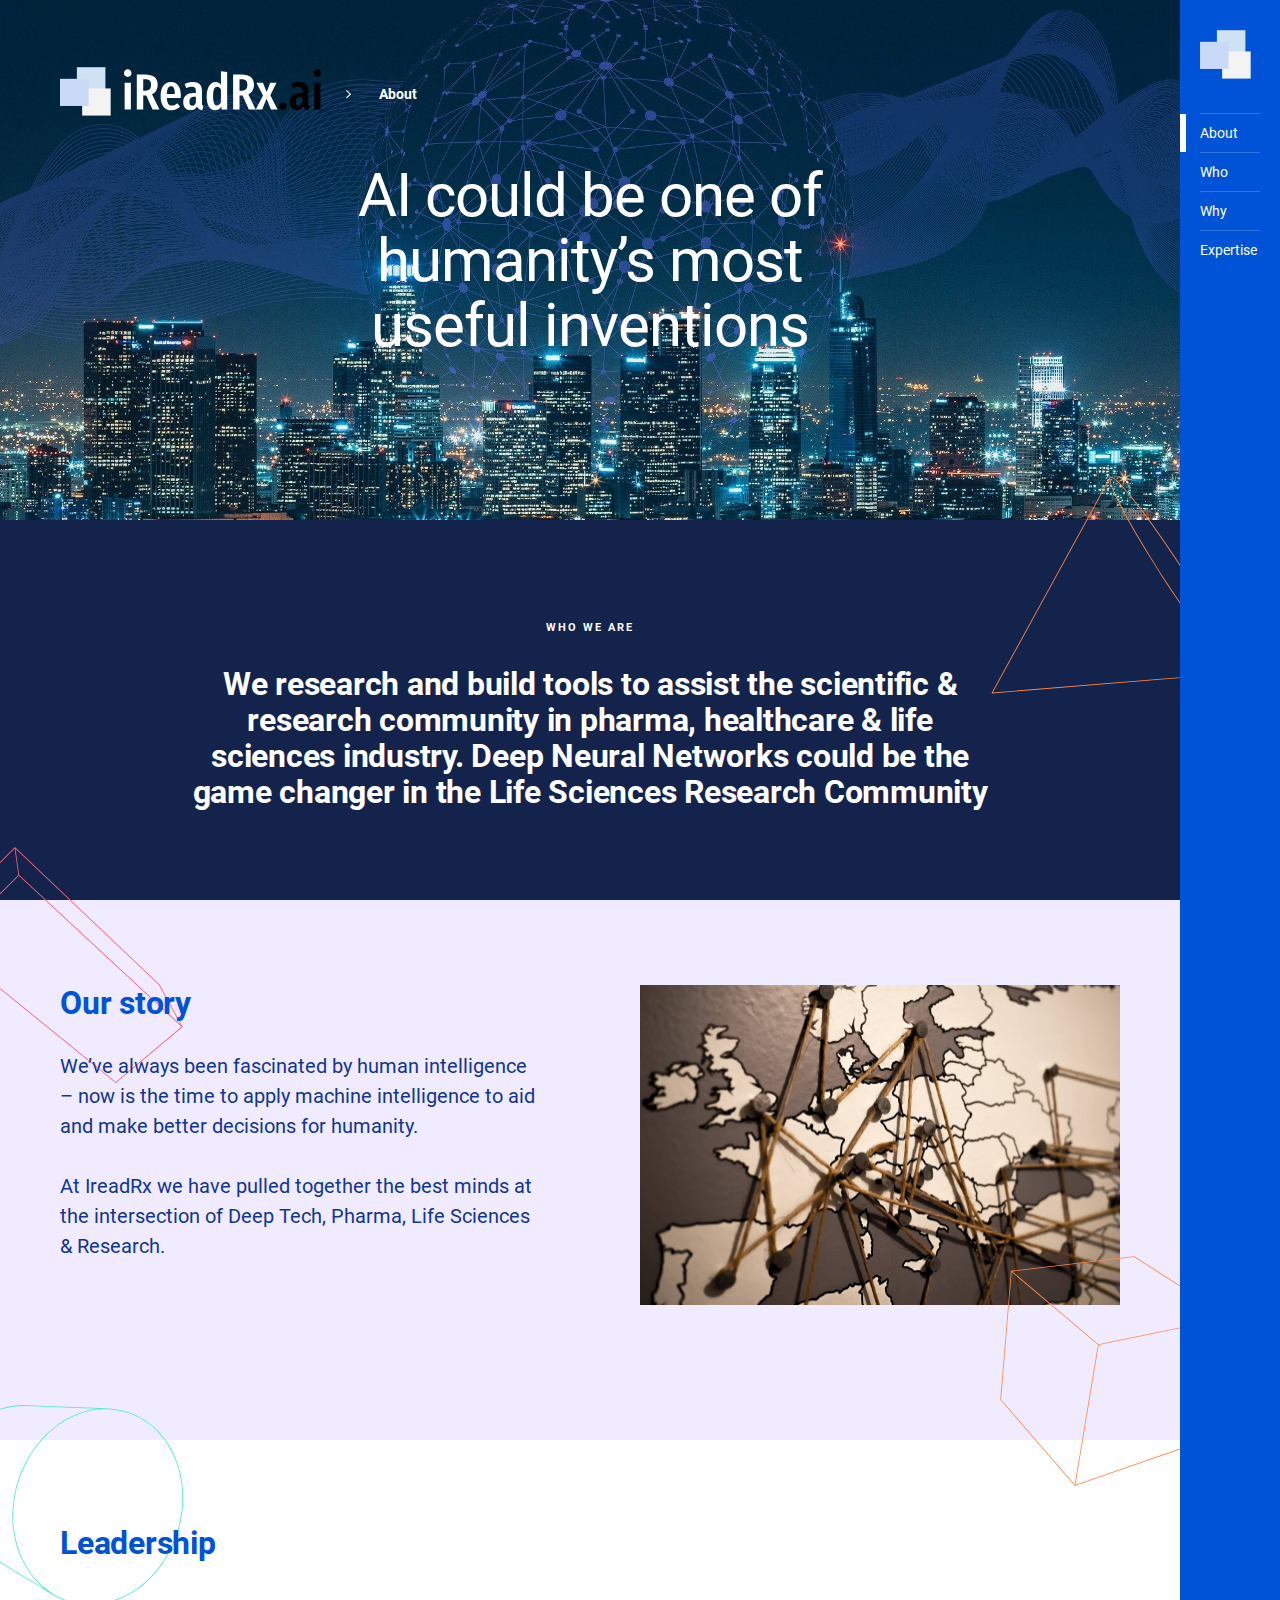
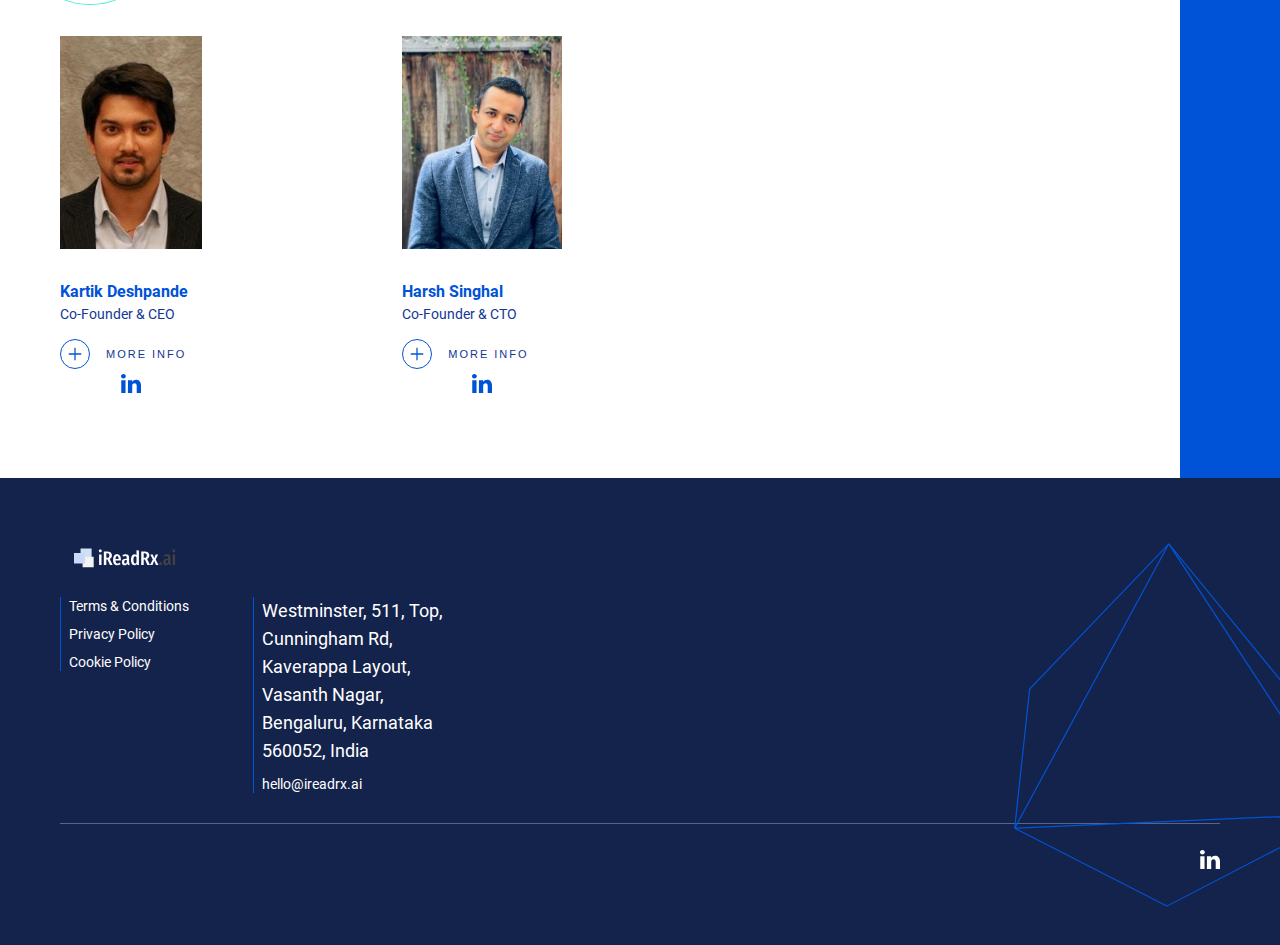
<file: about.html>
<!DOCTYPE html>
<!-- saved from url=(0026)./about.html -->
<html class="loading" dir="ltr" lang="ALL">

<head>
    <meta http-equiv="Content-Type" content="text/html; charset=UTF-8">
    <meta name="viewport" content="width=device-width, initial-scale=1, minimum-scale=1">
    <!--<base href="/">-->
    <base href=".">
    <!-- Facebook base meta tags. -->
    <meta property="og:image:width" content="600">
    <meta property="og:image:height" content="600">
    <meta property="og:site_name" content="Deepmind">
    <meta property="og:type" content="website">
    <!-- Set in Angular. -->
    <title>About | ireadRx.ai</title>
    <meta name="description" content="ireadRx.ai is a cutting-edge Artificial Intelligence company of scientists, engineers, and researchers dedicated to using technology for solving the world’s greatest problems.">
    <link rel="preconnect" href="https://lh3.googleusercontent.com/">
    <link rel="apple-touch-icon" sizes="57x57" href="./assets/apple-icon-57x57.png">
    <link rel="apple-touch-icon" sizes="60x60" href="./assets/apple-icon-60x60.png">
    <link rel="apple-touch-icon" sizes="72x72" href="./assets/apple-icon-72x72.png">
    <link rel="apple-touch-icon" sizes="76x76" href="./assets/apple-icon-76x76.png">
    <link rel="apple-touch-icon" sizes="114x114" href="./assets/apple-icon-114x114.png">
    <link rel="apple-touch-icon" sizes="120x120" href="./assets/apple-icon-120x120.png">
    <link rel="apple-touch-icon" sizes="144x144" href="./assets/apple-icon-144x144.png">
    <link rel="apple-touch-icon" sizes="152x152" href="./assets/apple-icon-152x152.png">
    <link rel="apple-touch-icon" sizes="180x180" href="./assets/apple-icon-180x180.png">
    <link rel="icon" type="image/png" sizes="192x192" href="/android-icon-192x192.png">
    <link rel="icon" type="image/png" sizes="32x32" href="./assets/favicon-32x32.png">
    <link rel="icon" type="image/png" sizes="96x96" href="./assets/favicon-96x96.png">
    <link rel="icon" type="image/png" sizes="16x16" href="./assets/favicon-16x16.png">
    <link rel="stylesheet" href="./assets/about.css">
    <style>
    [_nghost-deepmind-website-c0] {
        display: flex;
        flex-direction: column
    }

    [_nghost-deepmind-website-c0] .dm-body[_ngcontent-deepmind-website-c0] {
        background-color: #f0f5f5;
        height: 100%;
        overflow-x: hidden;
        width: 100%
    }

    @media (min-width:1024px) {
        [_nghost-deepmind-website-c0] {
            flex-direction: row
        }

        [_nghost-deepmind-website-c0] .dm-body[_ngcontent-deepmind-website-c0] {
            width: calc(100% - 100px)
        }
    }

    [_nghost-deepmind-website-c0] .svg-elements[_ngcontent-deepmind-website-c0] {
        height: 0;
        position: absolute;
        visibility: hidden;
        width: 0
    }
    </style>
    <style>
    [_nghost-deepmind-website-c2] {
        display: block;
        position: relative
    }

    header[_ngcontent-deepmind-website-c2] {
        background-color: #0053d6;
        height: 60px;
        width: 100%
    }

    @media (min-width:768px) {
        header[_ngcontent-deepmind-website-c2] {
            height: 70px
        }
    }

    header[_ngcontent-deepmind-website-c2]::after {
        background-color: #0053d6;
        content: "";
        height: 100%;
        position: absolute;
        right: 0;
        top: 0;
        transition: right .3s ease, width .3s ease;
        width: 0;
        z-index: 34
    }

    header.is-peaking[_ngcontent-deepmind-website-c2]::after {
        right: -10px;
        width: 10px
    }

    .header-container[_ngcontent-deepmind-website-c2] {
        background-color: #0053d6;
        display: flex;
        flex-direction: column;
        height: inherit;
        justify-content: space-between;
        right: 0;
        padding: 0 20px;
        position: fixed;
        top: 0;
        width: inherit;
        z-index: 35
    }

    header.is-menu-open[_ngcontent-deepmind-website-c2] .header-container[_ngcontent-deepmind-website-c2] {
        width: 100%
    }

    .header-container[_ngcontent-deepmind-website-c2] ul[_ngcontent-deepmind-website-c2] {
        list-style: none;
        margin: 0;
        padding: 0
    }

    .menu-wrapper[_ngcontent-deepmind-website-c2] {
        display: flex;
        height: 100%
    }

    @media (min-width:1024px) {
        header[_ngcontent-deepmind-website-c2] {
            height: 100%;
            width: 100px
        }

        .header-container[_ngcontent-deepmind-website-c2] {
            height: 100%;
            padding: 30px 20px
        }

        header.is-menu-open[_ngcontent-deepmind-website-c2] .header-container[_ngcontent-deepmind-website-c2] {
            width: 100px
        }

        .menu-wrapper[_ngcontent-deepmind-website-c2] {
            flex-direction: column;
            height: auto
        }
    }

    .menu-header[_ngcontent-deepmind-website-c2] {
        align-items: center;
        display: flex;
        justify-content: space-between;
        width: 100%
    }

    .menu-header[_ngcontent-deepmind-website-c2] .logo[_ngcontent-deepmind-website-c2] {
        display: block;
        margin: 0 0 0 -12px
    }

    @media (min-width:768px) {
        .menu-header[_ngcontent-deepmind-website-c2] .logo[_ngcontent-deepmind-website-c2] {
            margin: 0
        }
    }

    .menu-header[_ngcontent-deepmind-website-c2] .logo[_ngcontent-deepmind-website-c2] svg[_ngcontent-deepmind-website-c2] {
        display: block;
        height: 40px;
        width: 184px
    }

    .menu-header[_ngcontent-deepmind-website-c2] .logo[_ngcontent-deepmind-website-c2] svg.full-logo[_ngcontent-deepmind-website-c2] {
        width: 184px
    }

    .menu-header[_ngcontent-deepmind-website-c2] .menu-controls[_ngcontent-deepmind-website-c2] {
        align-items: center;
        display: flex;
        flex-direction: row-reverse
    }

    .menu-header[_ngcontent-deepmind-website-c2] .menu-controls[_ngcontent-deepmind-website-c2] button[_ngcontent-deepmind-website-c2]+button[_ngcontent-deepmind-website-c2] {
        display: block;
        margin: 0 20px 0 0
    }

    nav[_ngcontent-deepmind-website-c2] {
        display: none
    }

    @media (min-width:1024px) {
        .menu-header[_ngcontent-deepmind-website-c2] {
            display: block
        }

        .menu-header[_ngcontent-deepmind-website-c2] .logo[_ngcontent-deepmind-website-c2] {
            margin: 0 0 30px
        }

        .menu-header[_ngcontent-deepmind-website-c2] .logo[_ngcontent-deepmind-website-c2] svg[_ngcontent-deepmind-website-c2] {
            width: 40px
        }

        .menu-header[_ngcontent-deepmind-website-c2] .menu-controls[_ngcontent-deepmind-website-c2] {
            display: flex;
            flex-direction: column;
            margin-bottom: 30px;
            width: 38px
        }

        .menu-header[_ngcontent-deepmind-website-c2] .menu-controls[_ngcontent-deepmind-website-c2] button[_ngcontent-deepmind-website-c2]+button[_ngcontent-deepmind-website-c2] {
            margin: 30px 0 0
        }

        nav[_ngcontent-deepmind-website-c2] {
            display: flex
        }

        header.is-menu-open[_ngcontent-deepmind-website-c2] nav[_ngcontent-deepmind-website-c2] {
            align-items: center;
            height: 100%;
            justify-content: center
        }

        header.is-menu-open[_ngcontent-deepmind-website-c2] .pages[_ngcontent-deepmind-website-c2] {
            display: flex;
            flex-direction: row-reverse;
            -webkit-transform: rotateZ(-90deg);
            transform: rotateZ(-90deg)
        }
    }

    .pages[_ngcontent-deepmind-website-c2] {
        display: block;
        width: 100%
    }

    header.is-menu-open[_ngcontent-deepmind-website-c2] .pages[_ngcontent-deepmind-website-c2] {
        width: auto
    }

    .pages[_ngcontent-deepmind-website-c2] li[_ngcontent-deepmind-website-c2] a[_ngcontent-deepmind-website-c2] {
        cursor: pointer;
        position: relative
    }

    .pages[_ngcontent-deepmind-website-c2] li[_ngcontent-deepmind-website-c2] a[_ngcontent-deepmind-website-c2]::before {
        border-left: 6px solid transparent;
        content: "";
        display: block;
        height: 100%;
        left: -20px;
        position: absolute;
        top: 0
    }

    .pages[_ngcontent-deepmind-website-c2] li[_ngcontent-deepmind-website-c2] a[_ngcontent-deepmind-website-c2]:focus::before,
    .pages[_ngcontent-deepmind-website-c2] li[_ngcontent-deepmind-website-c2] a[_ngcontent-deepmind-website-c2]:hover::before,
    .pages[_ngcontent-deepmind-website-c2] li.is-active[_ngcontent-deepmind-website-c2] a[_ngcontent-deepmind-website-c2]::before {
        border-color: #fff
    }

    .page-link[_ngcontent-deepmind-website-c2] {
        border-top: 1px solid rgba(255, 255, 255, .2);
        display: block;
        padding: 10px 0
    }

    .page-link.nav-cta[_ngcontent-deepmind-website-c2]:focus,
    .page-link.nav-cta[_ngcontent-deepmind-website-c2]:hover {
        color: #fff
    }

    .social-media-wrapper[_ngcontent-deepmind-website-c2] {
        display: none
    }

    @media (min-width:1024px) {
        .social-media-wrapper[_ngcontent-deepmind-website-c2] {
            align-items: center;
            display: flex;
            flex-direction: column;
            width: 38px
        }
    }

    .social-media-wrapper[_ngcontent-deepmind-website-c2] li[_ngcontent-deepmind-website-c2]+li[_ngcontent-deepmind-website-c2] {
        margin-top: 10px
    }

    .social-media-wrapper[_ngcontent-deepmind-website-c2] svg[_ngcontent-deepmind-website-c2] {
        height: 20px;
        width: 20px
    }

    .hamburger-menu[_ngcontent-deepmind-website-c2] {
        cursor: pointer;
        display: block;
        height: 18px;
        position: relative;
        width: 22px
    }

    @media (hover:hover) {

        .hamburger-menu[_ngcontent-deepmind-website-c2]:focus span[_ngcontent-deepmind-website-c2]:nth-child(2),
        .hamburger-menu[_ngcontent-deepmind-website-c2]:hover span[_ngcontent-deepmind-website-c2]:nth-child(2) {
            -webkit-transform: scaleX(.5);
            transform: scaleX(.5)
        }
    }

    .hamburger-menu[_ngcontent-deepmind-website-c2] span[_ngcontent-deepmind-website-c2] {
        background-color: #fff;
        display: block;
        height: 2px;
        margin: 0;
        position: absolute;
        -webkit-transform-origin: center;
        transform-origin: center;
        transition: width .2s ease, -webkit-transform .3s ease;
        transition: transform .3s ease, width .2s ease;
        transition: transform .3s ease, width .2s ease, -webkit-transform .3s ease;
        width: 100%
    }

    .hamburger-menu[_ngcontent-deepmind-website-c2] span[_ngcontent-deepmind-website-c2]:first-child {
        top: 0
    }

    .hamburger-menu[_ngcontent-deepmind-website-c2] span[_ngcontent-deepmind-website-c2]:nth-child(2) {
        top: 8px
    }

    .hamburger-menu[_ngcontent-deepmind-website-c2] span[_ngcontent-deepmind-website-c2]:last-child {
        bottom: 0
    }

    .hamburger-menu.is-active[_ngcontent-deepmind-website-c2] span[_ngcontent-deepmind-website-c2]:first-child {
        -webkit-transform: translateY(8px) rotate(45deg);
        transform: translateY(8px) rotate(45deg);
        width: 23px
    }

    @media (min-width:1024px) {
        .hamburger-menu[_ngcontent-deepmind-website-c2] {
            width: 30px
        }

        .hamburger-menu.is-active[_ngcontent-deepmind-website-c2] span[_ngcontent-deepmind-website-c2]:first-child {
            width: 29px
        }
    }

    .hamburger-menu.is-active[_ngcontent-deepmind-website-c2] span[_ngcontent-deepmind-website-c2]:nth-child(2) {
        width: 0
    }

    .hamburger-menu.is-active[_ngcontent-deepmind-website-c2] span[_ngcontent-deepmind-website-c2]:last-child {
        -webkit-transform: translateY(-8px) rotate(-45deg);
        transform: translateY(-8px) rotate(-45deg);
        width: 23px
    }

    .search[_ngcontent-deepmind-website-c2] {
        text-align: center
    }

    .search.no-focus[_ngcontent-deepmind-website-c2]:focus g[_ngcontent-deepmind-website-c2] {
        -webkit-transform: none;
        transform: none
    }

    .search[_ngcontent-deepmind-website-c2]:focus g[_ngcontent-deepmind-website-c2],
    .search[_ngcontent-deepmind-website-c2]:hover g[_ngcontent-deepmind-website-c2] {
        -webkit-transform: scale(1.2);
        transform: scale(1.2)
    }

    @media (hover:none) {

        .search.no-focus[_ngcontent-deepmind-website-c2]:focus g[_ngcontent-deepmind-website-c2],
        .search.no-focus[_ngcontent-deepmind-website-c2]:hover g[_ngcontent-deepmind-website-c2],
        .search[_ngcontent-deepmind-website-c2]:focus g[_ngcontent-deepmind-website-c2],
        .search[_ngcontent-deepmind-website-c2]:hover g[_ngcontent-deepmind-website-c2] {
            -webkit-transform: none;
            transform: none
        }
    }

    .search[_ngcontent-deepmind-website-c2] svg[_ngcontent-deepmind-website-c2] {
        height: 22px;
        vertical-align: middle;
        width: 22px
    }

    .search[_ngcontent-deepmind-website-c2] svg[_ngcontent-deepmind-website-c2] g[_ngcontent-deepmind-website-c2] {
        transition: -webkit-transform .3s ease;
        transition: transform .3s ease;
        transition: transform .3s ease, -webkit-transform .3s ease
    }

    .search[_ngcontent-deepmind-website-c2] svg[_ngcontent-deepmind-website-c2] g[_ngcontent-deepmind-website-c2] [_ngcontent-deepmind-website-c2]:first-child {
        fill: #0053d6
    }

    .search-icon[_ngcontent-deepmind-website-c2] {
        background-color: #0053d6;
        display: block;
        height: 30px;
        position: relative;
        width: 30px
    }

    .search-icon[_ngcontent-deepmind-website-c2]:hover .circle[_ngcontent-deepmind-website-c2] {
        height: 20px;
        width: 20px
    }

    .search-icon[_ngcontent-deepmind-website-c2] .circle[_ngcontent-deepmind-website-c2] {
        background-color: #0053d6;
        border-radius: 50%;
        border: 2px solid #fff;
        height: 18px;
        left: -4px;
        position: relative;
        top: 4px;
        transition: width .2s ease-out, height .2s ease-out, -webkit-transform .6s cubic-bezier(.25, 1.7, .35, .8);
        transition: transform .6s cubic-bezier(.25, 1.7, .35, .8), width .2s ease-out, height .2s ease-out;
        transition: transform .6s cubic-bezier(.25, 1.7, .35, .8), width .2s ease-out, height .2s ease-out, -webkit-transform .6s cubic-bezier(.25, 1.7, .35, .8);
        width: 18px;
        z-index: 2
    }

    @media (min-width:1024px) {
        .hamburger-menu.is-active[_ngcontent-deepmind-website-c2] span[_ngcontent-deepmind-website-c2]:last-child {
            width: 29px
        }

        .search[_ngcontent-deepmind-website-c2] svg[_ngcontent-deepmind-website-c2] {
            height: 28px;
            width: 30px
        }

        .search-icon[_ngcontent-deepmind-website-c2]:hover .circle[_ngcontent-deepmind-website-c2] {
            height: 26px;
            width: 26px
        }

        .search-icon[_ngcontent-deepmind-website-c2] .circle[_ngcontent-deepmind-website-c2] {
            height: 22px;
            left: -2px;
            top: 0;
            width: 22px
        }
    }

    .search-icon[_ngcontent-deepmind-website-c2] .x-mask[_ngcontent-deepmind-website-c2] {
        background-color: #0053d6;
        height: 12px;
        left: -2px;
        position: absolute;
        top: -2px;
        transition: left .2s linear;
        width: 12px;
        z-index: 1
    }

    .search-icon[_ngcontent-deepmind-website-c2] .handle[_ngcontent-deepmind-website-c2] {
        background-color: #fff;
        float: right;
        height: 2px;
        left: -1px;
        position: absolute;
        top: 14px;
        -webkit-transform: rotate(45deg);
        transform: rotate(45deg);
        width: 29px
    }

    .search-icon[_ngcontent-deepmind-website-c2] .handle[_ngcontent-deepmind-website-c2]:after {
        background-color: #fff;
        content: "";
        float: right;
        height: 2px;
        transition: all .5s cubic-bezier(.25, 1.7, .35, .8);
        width: 29px;
        z-index: -1
    }

    @media (min-width:1024px) {
        .search-icon[_ngcontent-deepmind-website-c2] .handle[_ngcontent-deepmind-website-c2] {
            left: -4px;
            top: 12px;
            width: 36px
        }

        .search-icon[_ngcontent-deepmind-website-c2] .handle[_ngcontent-deepmind-website-c2]:after {
            width: 36px
        }
    }

    .search-icon.open[_ngcontent-deepmind-website-c2] .circle[_ngcontent-deepmind-website-c2] {
        background: #fff;
        border-color: #fff;
        -webkit-transform-origin: center center;
        transform-origin: center center;
        -webkit-transform: scale(.01);
        transform: scale(.01)
    }

    .search-icon.open[_ngcontent-deepmind-website-c2] .handle[_ngcontent-deepmind-website-c2]:after {
        -webkit-transform-origin: center center;
        transform-origin: center center;
        -webkit-transform: rotate(90deg);
        transform: rotate(90deg)
    }

    .search-icon.open[_ngcontent-deepmind-website-c2] .x-mask[_ngcontent-deepmind-website-c2] {
        left: -12px
    }
    </style>
    <style>
    [_nghost-deepmind-website-c3] {
        display: block
    }

    footer[_ngcontent-deepmind-website-c3] {
        background-color: #14234b;
        overflow: hidden;
        padding: 50px 0 40px;
        position: relative
    }

    @media (min-width:768px) {
        footer[_ngcontent-deepmind-website-c3] {
            padding: 60px 0 50px
        }

        .categories[_ngcontent-deepmind-website-c3] .column[_ngcontent-deepmind-website-c3] {
            margin: 0 0 30px;
            max-width: 33.3333333333%
        }
    }

    .logo[_ngcontent-deepmind-website-c3] {
        display: none
    }

    @media (min-width:1024px) {
        .logo[_ngcontent-deepmind-website-c3] {
            display: block;
            /*margin: 0 0 45px*/
        }
    }

    .logo[_ngcontent-deepmind-website-c3] svg[_ngcontent-deepmind-website-c3] {
        fill: #fff;
        height: 28px;
        width: 130px
    }

    .body[_ngcontent-deepmind-website-c3] {
        flex: 1 1 0%;
        position: relative
    }

    .categories[_ngcontent-deepmind-website-c3] {
        display: flex;
        flex-flow: row wrap
    }

    .categories[_ngcontent-deepmind-website-c3] .column[_ngcontent-deepmind-website-c3] {
        width: 100%
    }

    @media (min-width:1024px) {
        .categories[_ngcontent-deepmind-website-c3] .column[_ngcontent-deepmind-website-c3] {
            margin: 0 0 30px 40px;
            max-width: 16.6666666667%;
            width: calc(1 / 6 * 100% - 40px)
        }

        .categories[_ngcontent-deepmind-website-c3] .column[_ngcontent-deepmind-website-c3]:first-child,
        .categories[_ngcontent-deepmind-website-c3] .column[_ngcontent-deepmind-website-c3]:nth-child(7n) {
            margin-left: 0
        }
    }

    .categories[_ngcontent-deepmind-website-c3] .column[_ngcontent-deepmind-website-c3]:last-child {
        flex-grow: 0
    }

    @media (min-width:768px) {
        .categories[_ngcontent-deepmind-website-c3] .column[_ngcontent-deepmind-website-c3]:last-child {
            flex-grow: 1
        }
    }

    .categories[_ngcontent-deepmind-website-c3] .column[_ngcontent-deepmind-website-c3]>.nav-cta[_ngcontent-deepmind-website-c3] {
        font-size: 16px;
        font-weight: 700
    }

    .categories[_ngcontent-deepmind-website-c3] .column[_ngcontent-deepmind-website-c3] [dmAccordionTitle][_ngcontent-deepmind-website-c3] {
        flex-grow: 1;
        font-size: 16px;
        font-weight: 700;
        margin: 0
    }

    .categories[_ngcontent-deepmind-website-c3] .column[_ngcontent-deepmind-website-c3] [dmAccordionTitle][_ngcontent-deepmind-website-c3]:focus,
    .categories[_ngcontent-deepmind-website-c3] .column[_ngcontent-deepmind-website-c3] [dmAccordionTitle][_ngcontent-deepmind-website-c3]:hover {
        border: 0
    }

    .categories[_ngcontent-deepmind-website-c3] .column[_ngcontent-deepmind-website-c3] ul[_ngcontent-deepmind-website-c3] {
        list-style-type: none;
        padding: 0 0 20px
    }

    .categories[_ngcontent-deepmind-website-c3] .column[_ngcontent-deepmind-website-c3] ul[_ngcontent-deepmind-website-c3] li[_ngcontent-deepmind-website-c3]+li[_ngcontent-deepmind-website-c3] {
        margin: 10px 0 0
    }

    .categories[_ngcontent-deepmind-website-c3] .column[_ngcontent-deepmind-website-c3] ul[_ngcontent-deepmind-website-c3] li[_ngcontent-deepmind-website-c3] a[_ngcontent-deepmind-website-c3] {
        display: inherit
    }

    .categories[_ngcontent-deepmind-website-c3] .column[_ngcontent-deepmind-website-c3] ul[_ngcontent-deepmind-website-c3] li[_ngcontent-deepmind-website-c3] a[_ngcontent-deepmind-website-c3]:focus,
    .categories[_ngcontent-deepmind-website-c3] .column[_ngcontent-deepmind-website-c3] ul[_ngcontent-deepmind-website-c3] li[_ngcontent-deepmind-website-c3] a[_ngcontent-deepmind-website-c3]:hover {
        border: 0
    }

    .categories[_ngcontent-deepmind-website-c3] .column[_ngcontent-deepmind-website-c3] ul[_ngcontent-deepmind-website-c3] li[_ngcontent-deepmind-website-c3] dm-link[_ngcontent-deepmind-website-c3] {
        line-height: 1
    }

    .information[_ngcontent-deepmind-website-c3] {
        display: flex
    }

    @media (min-width:768px) {
        .categories[_ngcontent-deepmind-website-c3] .column[_ngcontent-deepmind-website-c3] ul[_ngcontent-deepmind-website-c3] {
            border-left: 1px solid #0053d6;
            margin: 15px 0 0;
            padding: 0 0 0 8px
        }

        .information[_ngcontent-deepmind-website-c3] {
            border-top: 1px solid #5c657f;
            padding: 25px 0
        }
    }

    .information[_ngcontent-deepmind-website-c3] .legal[_ngcontent-deepmind-website-c3] {
        align-items: flex-start;
        display: flex;
        flex-direction: column;
        flex-grow: 1
    }

    .information[_ngcontent-deepmind-website-c3] .legal[_ngcontent-deepmind-website-c3] dm-link[_ngcontent-deepmind-website-c3] {
        margin: 0 0 15px
    }

    @media (min-width:768px) {
        .information[_ngcontent-deepmind-website-c3] .legal[_ngcontent-deepmind-website-c3] {
            align-items: center;
            flex-direction: row;
            margin: 0
        }

        .information[_ngcontent-deepmind-website-c3] .legal[_ngcontent-deepmind-website-c3] dm-link[_ngcontent-deepmind-website-c3] {
            margin: 0 45px 0 0
        }
    }

    .information[_ngcontent-deepmind-website-c3] .social[_ngcontent-deepmind-website-c3] {
        align-items: flex-end;
        display: flex;
        justify-content: flex-end;
        list-style: none
    }

    .information[_ngcontent-deepmind-website-c3] .social[_ngcontent-deepmind-website-c3] li[_ngcontent-deepmind-website-c3] {
        display: flex
    }

    .information[_ngcontent-deepmind-website-c3] .social[_ngcontent-deepmind-website-c3] a[_ngcontent-deepmind-website-c3] {
        margin: 0 0 15px;
        padding: 0 0 0 32px
    }

    .information[_ngcontent-deepmind-website-c3] .social[_ngcontent-deepmind-website-c3] a[_ngcontent-deepmind-website-c3] svg[_ngcontent-deepmind-website-c3] {
        height: 20px;
        vertical-align: middle;
        width: 20px
    }

    .shape[_ngcontent-deepmind-website-c3] {
        height: 100%;
        left: 0;
        pointer-events: none;
        position: absolute;
        top: 0;
        width: 100%
    }

    .shape[_ngcontent-deepmind-website-c3] svg[_ngcontent-deepmind-website-c3] {
        bottom: -100px;
        fill: #0053d6;
        height: 400px;
        position: absolute;
        right: -100px;
        width: 400px
    }

    @media (min-width:768px) {
        .information[_ngcontent-deepmind-website-c3] .social[_ngcontent-deepmind-website-c3] {
            align-items: center
        }

        .information[_ngcontent-deepmind-website-c3] .social[_ngcontent-deepmind-website-c3] a[_ngcontent-deepmind-website-c3] {
            margin: 0 0 0 15px;
            padding: 0
        }

        .shape[_ngcontent-deepmind-website-c3] svg[_ngcontent-deepmind-website-c3] {
            right: -100px;
            top: 10%
        }
    }

    @media (min-width:1440px) {

        .information[_ngcontent-deepmind-website-c3] {
            padding: 35px 0
        }

        .shape[_ngcontent-deepmind-website-c3] {
            display: inline
        }

        .shape[_ngcontent-deepmind-website-c3] svg[_ngcontent-deepmind-website-c3] {
            bottom: -200px;
            left: 60%;
            top: auto
        }
    }

    .back-to-top[_ngcontent-deepmind-website-c3] {
        margin: 30px 0;
        position: relative;
        text-align: right
    }

    @media (min-width:1024px) {
        .back-to-top[_ngcontent-deepmind-website-c3] {
            display: none
        }
    }

    .back-to-top[_ngcontent-deepmind-website-c3] svg[_ngcontent-deepmind-website-c3] {
        fill: #fff;
        height: 16px;
        margin: 0 0 0 auto;
        -webkit-transform: rotate(90deg);
        transform: rotate(90deg);
        transition: -webkit-transform .2s ease;
        transition: transform .2s ease;
        transition: transform .2s ease, -webkit-transform .2s ease;
        width: 25px
    }

    @media (min-width:768px) {
        .back-to-top[_ngcontent-deepmind-website-c3] {
            margin: 0;
            position: absolute;
            right: 0;
            top: 0
        }

        .back-to-top[_ngcontent-deepmind-website-c3] svg[_ngcontent-deepmind-website-c3] {
            margin: auto
        }
    }
    </style>
    <style>
    [_nghost-deepmind-website-c8] {
        display: block
    }

    .media[_ngcontent-deepmind-website-c8] {
        display: block;
        height: 100%;
        position: absolute;
        top: 0;
        width: 100%
    }

    .link[_ngcontent-deepmind-website-c8] .icon[_ngcontent-deepmind-website-c8] {
        height: 30px;
        min-width: 30px;
        position: relative;
        width: 30px
    }

    .link.external[_ngcontent-deepmind-website-c8]:focus .icon[_ngcontent-deepmind-website-c8]::before,
    .link.external[_ngcontent-deepmind-website-c8]:hover .icon[_ngcontent-deepmind-website-c8]::before {
        background-color: #0053d6
    }

    .link.external[_ngcontent-deepmind-website-c8] .icon[_ngcontent-deepmind-website-c8]::before {
        background-color: #ffdb13;
        border-radius: 50%;
        content: "";
        display: block;
        height: 30px;
        position: absolute;
        right: 0;
        width: 30px
    }

    .link.external[_ngcontent-deepmind-website-c8] svg[_ngcontent-deepmind-website-c8] {
        background-color: transparent;
        border-radius: 0;
        padding: 8px;
        position: relative
    }

    .link.transparent[_ngcontent-deepmind-website-c8] .icon[_ngcontent-deepmind-website-c8] {
        line-height: 0
    }

    .hero-link[_ngcontent-deepmind-website-c8] {
        align-items: flex-start;
        font: 500 14px/30px "Roboto", Helvetica, Arial, sans-serif;
        letter-spacing: 0
    }

    @media (min-width:1024px) {
        .hero-link[_ngcontent-deepmind-website-c8] {
            font-size: 18px;
            line-height: 30px
        }
    }

    .cta-text[_ngcontent-deepmind-website-c8] {
        margin-right: 10px;
        text-transform: uppercase
    }
    </style>
    <style>
    [_nghost-deepmind-website-c10] {
        display: block;
        position: relative;
        width: 100%
    }
    </style>
    <style>
    [_nghost-deepmind-website-c12] {
        display: block;
        overflow: hidden
    }

    main[_ngcontent-deepmind-website-c12] {
        display: block
    }

    dm-breadcrumb[_ngcontent-deepmind-website-c12] {
        left: 20px;
        position: absolute;
        top: 25px
    }

    dm-breadcrumb.is-homepage[_ngcontent-deepmind-website-c12] {
        display: none
    }

    dm-jump-links[_ngcontent-deepmind-website-c12] {
        padding: 0 20px;
        position: absolute;
        -webkit-transform: translateY(-66.6666666667%);
        transform: translateY(-66.6666666667%)
    }

    @media (min-width:768px) {
        dm-breadcrumb[_ngcontent-deepmind-website-c12] {
            left: 30px
        }

        dm-jump-links[_ngcontent-deepmind-website-c12] {
            margin: 0 0 0 30px;
            padding: 0
        }
    }

    @media (min-width:1024px) {
        dm-breadcrumb[_ngcontent-deepmind-website-c12] {
            left: 60px;
            margin: 40px 0 25px;
            top: 0
        }

        dm-breadcrumb.is-homepage[_ngcontent-deepmind-website-c12] {
            display: flex;
            justify-content: center;
            left: 0;
            width: 100%
        }

        dm-jump-links[_ngcontent-deepmind-website-c12] {
            margin: 0 0 0 60px
        }
    }

    @media (min-width:1440px) {
        dm-breadcrumb[_ngcontent-deepmind-website-c12] {
            left: 90px
        }

        dm-jump-links[_ngcontent-deepmind-website-c12] {
            margin: 0 0 0 90px
        }
    }
    </style>
    <style>
    [_nghost-deepmind-website-c13] {
        display: block
    }

    .theme-dark[_nghost-deepmind-website-c13] li[_ngcontent-deepmind-website-c13] a[_ngcontent-deepmind-website-c13] {
        color: #0053d6
    }

    .theme-dark[_nghost-deepmind-website-c13] .arrow[_ngcontent-deepmind-website-c13],
    .theme-dark[_nghost-deepmind-website-c13] .logo[_ngcontent-deepmind-website-c13] svg[_ngcontent-deepmind-website-c13] {
        fill: #0053d6
    }

    ul[_ngcontent-deepmind-website-c13] {
        align-items: center;
        display: flex;
        list-style: none
    }

    ul[_ngcontent-deepmind-website-c13] li[_ngcontent-deepmind-website-c13] {
        align-items: center;
        display: flex
    }

    ul[_ngcontent-deepmind-website-c13] li[_ngcontent-deepmind-website-c13]:not(:nth-child(2)) {
        display: none
    }

    @media (min-width:1024px) {
        ul[_ngcontent-deepmind-website-c13] li[_ngcontent-deepmind-website-c13]:not(:nth-child(2)) {
            display: flex
        }
    }

    ul[_ngcontent-deepmind-website-c13] li[_ngcontent-deepmind-website-c13]:last-child a[_ngcontent-deepmind-website-c13] {
        font-weight: 700
    }

    ul[_ngcontent-deepmind-website-c13] li[_ngcontent-deepmind-website-c13] .nav-cta[_ngcontent-deepmind-website-c13]:focus,
    ul[_ngcontent-deepmind-website-c13] li[_ngcontent-deepmind-website-c13] .nav-cta[_ngcontent-deepmind-website-c13]:hover {
        border: 0
    }

    ul[_ngcontent-deepmind-website-c13] li[_ngcontent-deepmind-website-c13] .disabled[_ngcontent-deepmind-website-c13] {
        cursor: default;
        pointer-events: none
    }

    ul[_ngcontent-deepmind-website-c13] li[_ngcontent-deepmind-website-c13] .disabled[_ngcontent-deepmind-website-c13]:focus,
    ul[_ngcontent-deepmind-website-c13] li[_ngcontent-deepmind-website-c13] .disabled[_ngcontent-deepmind-website-c13]:hover {
        color: #fff
    }

    ul[_ngcontent-deepmind-website-c13] .logo[_ngcontent-deepmind-website-c13] svg[_ngcontent-deepmind-website-c13] {
        display: none;
        fill: #fff;
        height: 25px;
        width: 110px
    }

    ul[_ngcontent-deepmind-website-c13] .arrow[_ngcontent-deepmind-website-c13] {
        fill: #fff;
        height: 9px;
        margin: 0 25px 0 0;
        -webkit-transform: scaleX(-1);
        transform: scaleX(-1);
        width: 5px
    }

    ul[_ngcontent-deepmind-website-c13] .arrow.is-last[_ngcontent-deepmind-website-c13] {
        display: none
    }

    @media (min-width:1024px) {
        ul[_ngcontent-deepmind-website-c13] .logo[_ngcontent-deepmind-website-c13] svg[_ngcontent-deepmind-website-c13] {
            display: block;
            height: 28px;
            width: 130px
        }

        ul[_ngcontent-deepmind-website-c13] .arrow[_ngcontent-deepmind-website-c13] {
            margin: 0 25px;
            -webkit-transform: scaleX(1);
            transform: scaleX(1)
        }

        ul[_ngcontent-deepmind-website-c13] .arrow.is-last[_ngcontent-deepmind-website-c13] {
            display: inline
        }
    }
    </style>
    <style>
    [_nghost-deepmind-website-c14] {
        display: flex;
        position: relative;
        z-index: 0
    }

    .hero-container[_ngcontent-deepmind-website-c14] {
        display: flex;
        flex-direction: column;
        justify-content: center;
        min-height: 520px;
        width: 100%
    }

    .height-short[_nghost-deepmind-website-c14] .hero-container[_ngcontent-deepmind-website-c14] {
        padding-bottom: 50px;
        padding-top: 50px
    }

    .align-center[_nghost-deepmind-website-c14] .hero-container[_ngcontent-deepmind-website-c14] {
        align-items: center;
        text-align: center
    }

    .align-right[_nghost-deepmind-website-c14] .hero-container[_ngcontent-deepmind-website-c14] {
        align-items: flex-end
    }

    .hero-content[_ngcontent-deepmind-website-c14] {
        margin: 30px 0 0;
        max-width: 340px
    }

    @media (min-width:768px) {
        .height-short[_nghost-deepmind-website-c14] .hero-container[_ngcontent-deepmind-website-c14] {
            min-height: 540px
        }

        .hero-content[_ngcontent-deepmind-website-c14] {
            max-width: 500px
        }
    }

    @media (min-width:1440px) {
        .hero-container[_ngcontent-deepmind-website-c14] {
            min-height: 700px
        }

        .hero-content[_ngcontent-deepmind-website-c14] {
            max-width: 790px
        }
    }

    @media (min-width:2048px) {
        .hero-content[_ngcontent-deepmind-website-c14] {
            max-width: 920px
        }
    }

    .hero-content[_ngcontent-deepmind-website-c14] .dm-cta.pill[_ngcontent-deepmind-website-c14] {
        margin: 30px 0 0
    }

    @media (min-width:768px) {
        .hero-content[_ngcontent-deepmind-website-c14] .dm-cta.pill[_ngcontent-deepmind-website-c14] {
            margin: 20px 0 0
        }
    }

    @media (min-width:1024px) {
        .hero-content[_ngcontent-deepmind-website-c14] .dm-cta.pill[_ngcontent-deepmind-website-c14] {
            margin: 50px 0 0
        }
    }

    @media (min-width:1440px) {
        .hero-content[_ngcontent-deepmind-website-c14] .dm-cta.pill[_ngcontent-deepmind-website-c14] {
            margin: 50px 0 0
        }
    }

    dm-social-share[_ngcontent-deepmind-website-c14] {
        width: 50%
    }
    </style>
    <style>
    .job-hero[_nghost-deepmind-website-c14] {
        background-color: #ffeacc
    }

    .text-light[_nghost-deepmind-website-c14] .dm-h1[_ngcontent-deepmind-website-c14],
    .text-light[_nghost-deepmind-website-c14] .dm-h2[_ngcontent-deepmind-website-c14],
    .text-light[_nghost-deepmind-website-c14] p[_ngcontent-deepmind-website-c14] {
        color: #fff
    }

    .text-dark[_nghost-deepmind-website-c14] .dm-h1[_ngcontent-deepmind-website-c14],
    .text-dark[_nghost-deepmind-website-c14] .dm-h2[_ngcontent-deepmind-website-c14],
    .text-dark[_nghost-deepmind-website-c14] p[_ngcontent-deepmind-website-c14] {
        color: #0053d6
    }
    </style>
    <style>
    [_nghost-deepmind-website-c20] {
        display: block;
        height: 100%;
        left: 0;
        overflow: hidden;
        pointer-events: none;
        position: absolute;
        top: 0;
        width: 100%;
        z-index: 1
    }

    .overflow[_nghost-deepmind-website-c20] {
        overflow: visible
    }

    .hide-on-mobile[_nghost-deepmind-website-c20] {
        display: none
    }

    [_nghost-deepmind-website-c20] svg[_ngcontent-deepmind-website-c20] {
        height: 200px;
        width: 200px
    }

    .top-left[_ngcontent-deepmind-website-c20] {
        left: -60px;
        position: absolute;
        top: -60px
    }

    @media (min-width:768px) {
        .hide-on-mobile[_nghost-deepmind-website-c20] {
            display: block
        }

        [_nghost-deepmind-website-c20] svg[_ngcontent-deepmind-website-c20] {
            height: 225px;
            width: 225px
        }

        .top-left[_ngcontent-deepmind-website-c20] {
            left: -50px;
            top: -50px
        }
    }

    @media (min-width:1024px) {
        [_nghost-deepmind-website-c20] svg[_ngcontent-deepmind-website-c20] {
            height: 280px;
            width: 280px
        }

        .top-left[_ngcontent-deepmind-website-c20] {
            left: -75px;
            top: -75px
        }
    }

    @media (min-width:1440px) {
        [_nghost-deepmind-website-c20] svg[_ngcontent-deepmind-website-c20] {
            height: 375px;
            width: 375px
        }

        .top-left[_ngcontent-deepmind-website-c20] {
            left: -100px;
            top: -100px
        }
    }

    .top-right[_ngcontent-deepmind-website-c20] {
        position: absolute;
        right: -60px;
        top: -60px
    }

    @media (min-width:768px) {
        .top-right[_ngcontent-deepmind-website-c20] {
            right: -50px;
            top: -50px
        }
    }

    @media (min-width:1024px) {
        .top-right[_ngcontent-deepmind-website-c20] {
            right: -75px;
            top: -75px
        }
    }

    @media (min-width:1440px) {
        .top-right[_ngcontent-deepmind-website-c20] {
            right: 100px;
            top: -100px
        }
    }

    .bottom-right[_ngcontent-deepmind-website-c20] {
        bottom: -60px;
        position: absolute;
        right: -60px
    }

    @media (min-width:768px) {
        .bottom-right[_ngcontent-deepmind-website-c20] {
            bottom: -50px;
            right: -50px
        }
    }

    @media (min-width:1024px) {
        .bottom-right[_ngcontent-deepmind-website-c20] {
            bottom: -75px;
            right: -75px
        }
    }

    @media (min-width:1440px) {
        .bottom-right[_ngcontent-deepmind-website-c20] {
            bottom: 0px;
            right: 100px
        }
    }

    .bottom-left[_ngcontent-deepmind-website-c20] {
        bottom: -60px;
        left: -60px;
        position: absolute
    }

    @media (min-width:768px) {
        .bottom-left[_ngcontent-deepmind-website-c20] {
            bottom: -50px;
            left: -50px
        }
    }

    @media (min-width:1024px) {
        .bottom-left[_ngcontent-deepmind-website-c20] {
            bottom: -75px;
            left: -75px
        }
    }

    @media (min-width:1440px) {
        .bottom-left[_ngcontent-deepmind-website-c20] {
            bottom: -100px;
            left: -100px
        }
    }

    .blue[_ngcontent-deepmind-website-c20] svg[_ngcontent-deepmind-website-c20] {
        fill: #0053d6
    }

    .orange[_ngcontent-deepmind-website-c20] svg[_ngcontent-deepmind-website-c20] {
        fill: #ff8a4f
    }

    .purple[_ngcontent-deepmind-website-c20] svg[_ngcontent-deepmind-website-c20] {
        fill: #ad70ff
    }

    .red[_ngcontent-deepmind-website-c20] svg[_ngcontent-deepmind-website-c20] {
        fill: #ff617b
    }

    .teal[_ngcontent-deepmind-website-c20] svg[_ngcontent-deepmind-website-c20] {
        fill: #49ebd0
    }

    .yellow[_ngcontent-deepmind-website-c20] svg[_ngcontent-deepmind-website-c20] {
        fill: #fff26e
    }
    </style>
    <style>
    [_nghost-deepmind-website-c9] {
        display: block;
        height: 100%;
        left: 0;
        overflow: hidden;
        pointer-events: none;
        position: absolute;
        top: 0;
        width: 100%
    }

    .image[_ngcontent-deepmind-website-c9],
    .video[_ngcontent-deepmind-website-c9] {
        background: center/cover no-repeat;
        display: block;
        height: 100%;
        left: 0;
        position: absolute;
        top: 0;
        width: 100%;
        z-index: -1
    }

    .image[_ngcontent-deepmind-website-c9] img[_ngcontent-deepmind-website-c9],
    .video[_ngcontent-deepmind-website-c9] video[_ngcontent-deepmind-website-c9] {
        max-width: none;
        min-height: 100%;
        min-width: 103%;
        position: absolute;
        width: 100%
    }

    @supports ((-o-object-fit:cover) or (object-fit:cover)) {

        .image[_ngcontent-deepmind-website-c9] img[_ngcontent-deepmind-website-c9],
        .video[_ngcontent-deepmind-website-c9] video[_ngcontent-deepmind-website-c9] {
            -o-object-fit: cover;
            object-fit: cover
        }
    }

    .v-position-default[_nghost-deepmind-website-c9] .image[_ngcontent-deepmind-website-c9] img[_ngcontent-deepmind-website-c9],
    .v-position-default[_nghost-deepmind-website-c9] .video[_ngcontent-deepmind-website-c9] video[_ngcontent-deepmind-website-c9],
    .v-position-top[_nghost-deepmind-website-c9] .image[_ngcontent-deepmind-website-c9] img[_ngcontent-deepmind-website-c9],
    .v-position-top[_nghost-deepmind-website-c9] .video[_ngcontent-deepmind-website-c9] video[_ngcontent-deepmind-website-c9] {
        top: 0
    }

    .v-position-bottom[_nghost-deepmind-website-c9] .image[_ngcontent-deepmind-website-c9] img[_ngcontent-deepmind-website-c9],
    .v-position-bottom[_nghost-deepmind-website-c9] .video[_ngcontent-deepmind-website-c9] video[_ngcontent-deepmind-website-c9] {
        bottom: 0
    }

    .v-position-center[_nghost-deepmind-website-c9] .image[_ngcontent-deepmind-website-c9] img[_ngcontent-deepmind-website-c9],
    .v-position-center[_nghost-deepmind-website-c9] .video[_ngcontent-deepmind-website-c9] video[_ngcontent-deepmind-website-c9] {
        top: 50%;
        -webkit-transform: translate(0, -50%);
        transform: translate(0, -50%)
    }

    .h-position-default[_nghost-deepmind-website-c9] .image[_ngcontent-deepmind-website-c9] img[_ngcontent-deepmind-website-c9],
    .h-position-default[_nghost-deepmind-website-c9] .video[_ngcontent-deepmind-website-c9] video[_ngcontent-deepmind-website-c9],
    .h-position-left[_nghost-deepmind-website-c9] .image[_ngcontent-deepmind-website-c9] img[_ngcontent-deepmind-website-c9],
    .h-position-left[_nghost-deepmind-website-c9] .video[_ngcontent-deepmind-website-c9] video[_ngcontent-deepmind-website-c9] {
        left: 0
    }

    .h-position-right[_nghost-deepmind-website-c9] .image[_ngcontent-deepmind-website-c9] img[_ngcontent-deepmind-website-c9],
    .h-position-right[_nghost-deepmind-website-c9] .video[_ngcontent-deepmind-website-c9] video[_ngcontent-deepmind-website-c9] {
        right: 0
    }

    .h-position-center[_nghost-deepmind-website-c9] .image[_ngcontent-deepmind-website-c9] img[_ngcontent-deepmind-website-c9],
    .h-position-center[_nghost-deepmind-website-c9] .video[_ngcontent-deepmind-website-c9] video[_ngcontent-deepmind-website-c9] {
        left: 50%;
        -webkit-transform: translate(-50%, 0);
        transform: translate(-50%, 0)
    }

    .h-position-center.v-position-center[_nghost-deepmind-website-c9] .image[_ngcontent-deepmind-website-c9] img[_ngcontent-deepmind-website-c9],
    .h-position-center.v-position-center[_nghost-deepmind-website-c9] .video[_ngcontent-deepmind-website-c9] video[_ngcontent-deepmind-website-c9] {
        left: 50%;
        top: 50%;
        -webkit-transform: translate(-50%, -50%);
        transform: translate(-50%, -50%)
    }

    dm-modal[_ngcontent-deepmind-website-c9] {
        pointer-events: auto
    }
    </style>
    <style>
    [_nghost-deepmind-website-c22] {
        display: block;
        position: relative
    }

    .user-content.is-homepage-intro[_ngcontent-deepmind-website-c22] {
        align-items: center;
        display: flex;
        flex-direction: column;
        left: 0;
        margin: 40px auto;
        max-width: 835px;
        right: 0;
        text-align: center
    }
    </style>
    <style>
    [_nghost-deepmind-website-c23] {
        display: flex;
        flex-direction: column;
        position: relative
    }

    @media (min-width:768px) {
        [_nghost-deepmind-website-c23] {
            flex-direction: row
        }

        .multiple-modules[_nghost-deepmind-website-c23] {
            flex-direction: column
        }
    }

    @media (min-width:1440px) {
        .multiple-modules[_nghost-deepmind-website-c23] {
            flex-direction: row
        }
    }

    .list-one[_ngcontent-deepmind-website-c23],
    .list-two[_ngcontent-deepmind-website-c23] {
        display: inline;
        margin: 0 0 40px
    }

    @media (min-width:768px) {

        .list-one[_ngcontent-deepmind-website-c23],
        .list-two[_ngcontent-deepmind-website-c23] {
            display: flex;
            flex-direction: row
        }
    }

    @media (min-width:1440px) {

        .list-one[_ngcontent-deepmind-website-c23],
        .list-two[_ngcontent-deepmind-website-c23] {
            flex-direction: column;
            justify-content: flex-start
        }
    }

    .list-one[_ngcontent-deepmind-website-c23] dm-component-factory[_ngcontent-deepmind-website-c23],
    .list-two[_ngcontent-deepmind-website-c23] dm-component-factory[_ngcontent-deepmind-website-c23] {
        flex-grow: 1
    }

    .list-one[_ngcontent-deepmind-website-c23] dm-component-factory[_ngcontent-deepmind-website-c23]+dm-component-factory[_ngcontent-deepmind-website-c23],
    .list-two[_ngcontent-deepmind-website-c23] dm-component-factory[_ngcontent-deepmind-website-c23]+dm-component-factory[_ngcontent-deepmind-website-c23] {
        margin: 40px 0 0
    }

    @media (min-width:768px) {

        .list-one[_ngcontent-deepmind-website-c23] dm-component-factory[_ngcontent-deepmind-website-c23]+dm-component-factory[_ngcontent-deepmind-website-c23],
        .list-two[_ngcontent-deepmind-website-c23] dm-component-factory[_ngcontent-deepmind-website-c23]+dm-component-factory[_ngcontent-deepmind-website-c23] {
            margin: 0 0 0 40px
        }

        .ratio-one-to-one[_nghost-deepmind-website-c23] .list-one[_ngcontent-deepmind-website-c23] {
            width: 50%
        }
    }

    .multiple-modules[_nghost-deepmind-website-c23] .list-one[_ngcontent-deepmind-website-c23] {
        width: 100%
    }

    @media (min-width:1440px) {

        .list-one[_ngcontent-deepmind-website-c23] dm-component-factory[_ngcontent-deepmind-website-c23]+dm-component-factory[_ngcontent-deepmind-website-c23],
        .list-two[_ngcontent-deepmind-website-c23] dm-component-factory[_ngcontent-deepmind-website-c23]+dm-component-factory[_ngcontent-deepmind-website-c23] {
            margin: 40px 0 0
        }

        .multiple-modules[_nghost-deepmind-website-c23] .list-one[_ngcontent-deepmind-website-c23] {
            width: 50%
        }
    }

    .ratio-one-to-two[_nghost-deepmind-website-c23] .list-one[_ngcontent-deepmind-website-c23] {
        width: 100%
    }

    @media (min-width:768px) {
        .ratio-one-to-two[_nghost-deepmind-website-c23] .list-one[_ngcontent-deepmind-website-c23] {
            width: 50%
        }
    }

    @media (min-width:1440px) {
        .ratio-one-to-two[_nghost-deepmind-website-c23] .list-one[_ngcontent-deepmind-website-c23] {
            width: 33.3333333333%
        }

        .list-two[_ngcontent-deepmind-website-c23] {
            margin: 0 0 40px 40px
        }
    }

    @media (min-width:768px) {
        .ratio-one-to-one[_nghost-deepmind-website-c23] .list-two[_ngcontent-deepmind-website-c23] {
            margin: 0 0 40px 40px;
            width: 50%
        }

        .multiple-modules[_nghost-deepmind-website-c23] .list-two[_ngcontent-deepmind-website-c23] {
            margin: 0 0 40px
        }
    }

    .multiple-modules[_nghost-deepmind-website-c23] .list-two[_ngcontent-deepmind-website-c23] {
        width: 100%
    }

    @media (min-width:1440px) {
        .multiple-modules[_nghost-deepmind-website-c23] .list-two[_ngcontent-deepmind-website-c23] {
            margin: 0 0 40px 40px;
            width: 50%
        }
    }

    .ratio-one-to-two[_nghost-deepmind-website-c23] .list-two[_ngcontent-deepmind-website-c23] {
        width: 100%
    }

    @media (min-width:768px) {
        .ratio-one-to-two[_nghost-deepmind-website-c23] .list-two[_ngcontent-deepmind-website-c23] {
            margin: 0 0 40px 40px;
            width: 50%
        }
    }

    @media (min-width:1440px) {
        .ratio-one-to-two[_nghost-deepmind-website-c23] .list-two[_ngcontent-deepmind-website-c23] {
            width: 66.6666666667%
        }
    }
    </style>
    <style>
    [_nghost-deepmind-website-c24] {
        display: flex;
        position: relative
    }

    .promo-wrapper [_nghost-deepmind-website-c24] {
        background-color: #fff;
        margin: 0;
        padding: 0
    }

    .promo-wrapper [_nghost-deepmind-website-c24] dm-content-card[_ngcontent-deepmind-website-c24] {
        height: 100%;
        max-width: none
    }

    dm-site-page [_nghost-deepmind-website-c24] {
        align-items: center;
        background-color: #d4ffed;
        height: 100%;
        justify-content: center;
        margin: 0 -20px;
        padding: 20px
    }

    dm-site-page [_nghost-deepmind-website-c24] dm-content-card[_ngcontent-deepmind-website-c24],
    dm-site-page .featured[_nghost-deepmind-website-c24] dm-content-card[_ngcontent-deepmind-website-c24] {
        background-color: #fff;
        min-height: 355px
    }

    dm-site-page [_nghost-deepmind-website-c24] dm-content-card[_ngcontent-deepmind-website-c24] .header[_ngcontent-deepmind-website-c24] svg[_ngcontent-deepmind-website-c24],
    dm-site-page .featured[_nghost-deepmind-website-c24] dm-content-card[_ngcontent-deepmind-website-c24] .header[_ngcontent-deepmind-website-c24] svg[_ngcontent-deepmind-website-c24] {
        background-color: #d4ffed
    }

    dm-site-page [_nghost-deepmind-website-c24] dm-content-card[_ngcontent-deepmind-website-c24] .has-note[_ngcontent-deepmind-website-c24] .triangle[_ngcontent-deepmind-website-c24],
    dm-site-page .featured[_nghost-deepmind-website-c24] dm-content-card[_ngcontent-deepmind-website-c24] .has-note[_ngcontent-deepmind-website-c24] .triangle[_ngcontent-deepmind-website-c24] {
        border-color: #d4ffed #d4ffed #a6ffe0 #a6ffe0
    }

    @media (min-width:768px) {
        dm-site-page [_nghost-deepmind-website-c24] {
            margin: 0;
            padding: 30px
        }

        dm-site-page [_nghost-deepmind-website-c24] dm-content-card[_ngcontent-deepmind-website-c24] {
            max-width: 320px
        }
    }

    @media (min-width:1440px) {
        dm-site-page [_nghost-deepmind-website-c24] {
            padding: 40px
        }
    }

    .featured[_nghost-deepmind-website-c24] dm-content-card[_ngcontent-deepmind-website-c24] {
        background-color: #d4ffed
    }

    .featured[_nghost-deepmind-website-c24] dm-content-card[_ngcontent-deepmind-website-c24] .header[_ngcontent-deepmind-website-c24] svg[_ngcontent-deepmind-website-c24] {
        background-color: #fff
    }

    .featured[_nghost-deepmind-website-c24] dm-content-card[_ngcontent-deepmind-website-c24] .has-note[_ngcontent-deepmind-website-c24] .triangle[_ngcontent-deepmind-website-c24] {
        border-color: #f0f5f5 #f0f5f5 #fff #fff
    }

    aside .featured[_nghost-deepmind-website-c24] dm-content-card[_ngcontent-deepmind-website-c24] .has-note[_ngcontent-deepmind-website-c24] .triangle[_ngcontent-deepmind-website-c24] {
        border-color: #33e0c8 #33e0c8 #fff #fff
    }

    [_nghost-deepmind-website-c24] .backdrop-offset[_ngcontent-deepmind-website-c24] {
        background-color: #fff;
        bottom: 0;
        height: 100%;
        position: absolute;
        right: -20px;
        width: 100vw;
        z-index: -1
    }

    [_nghost-deepmind-website-c24] dm-content-card[_ngcontent-deepmind-website-c24] {
        background-color: #fff;
        min-height: 350px
    }

    .list-view[_nghost-deepmind-website-c24] dm-content-card[_ngcontent-deepmind-website-c24] {
        background-color: #fff;
        min-height: auto
    }

    .list-view[_nghost-deepmind-website-c24] dm-content-card[_ngcontent-deepmind-website-c24] .footer[_ngcontent-deepmind-website-c24] {
        padding: 20px 0 0
    }

    @media (min-width:768px) {
        .list-view[_nghost-deepmind-website-c24] dm-content-card[_ngcontent-deepmind-website-c24] .footer[_ngcontent-deepmind-website-c24] {
            padding: 4px 0 0
        }
    }

    .list-view[_nghost-deepmind-website-c24] dm-content-card[_ngcontent-deepmind-website-c24]:hover,
    .list-view[_nghost-deepmind-website-c24] dm-content-card[_ngcontent-deepmind-website-c24]:hover .backdrop-offset[_ngcontent-deepmind-website-c24] {
        background-color: #f0f5f5
    }

    .list-view.featured[_nghost-deepmind-website-c24] dm-content-card[_ngcontent-deepmind-website-c24],
    .list-view.featured[_nghost-deepmind-website-c24] dm-content-card[_ngcontent-deepmind-website-c24] .backdrop-offset[_ngcontent-deepmind-website-c24] {
        background-color: #d4ffed
    }

    .list-view.featured[_nghost-deepmind-website-c24] dm-content-card[_ngcontent-deepmind-website-c24] .backdrop-offset[_ngcontent-deepmind-website-c24]:hover,
    .list-view.featured[_nghost-deepmind-website-c24] dm-content-card[_ngcontent-deepmind-website-c24] .backdrop-offset[_ngcontent-deepmind-website-c24]:hover .backdrop-offset[_ngcontent-deepmind-website-c24],
    .list-view.featured[_nghost-deepmind-website-c24] dm-content-card[_ngcontent-deepmind-website-c24]:hover,
    .list-view.featured[_nghost-deepmind-website-c24] dm-content-card[_ngcontent-deepmind-website-c24]:hover .backdrop-offset[_ngcontent-deepmind-website-c24] {
        background-color: #f0f5f5
    }

    .caption[_ngcontent-deepmind-website-c24] {
        margin: 0
    }

    .header[_ngcontent-deepmind-website-c24] {
        display: flex;
        margin-bottom: 22px
    }

    .header[_ngcontent-deepmind-website-c24] svg[_ngcontent-deepmind-website-c24] {
        background-color: #d4ffed;
        border-radius: 50%;
        fill: #0053d6;
        height: 40px;
        margin: 0 9px 0 0;
        min-width: 40px;
        width: 40px
    }

    .header[_ngcontent-deepmind-website-c24] .category[_ngcontent-deepmind-website-c24] {
        display: flex;
        flex-direction: column;
        justify-content: center;
        width: 100%
    }

    .header[_ngcontent-deepmind-website-c24] .category[_ngcontent-deepmind-website-c24] .note[_ngcontent-deepmind-website-c24] {
        width: 80%
    }

    .list-view[_ngcontent-deepmind-website-c24] .header[_ngcontent-deepmind-website-c24] {
        flex: 1;
        max-width: 90%
    }

    .list-view[_ngcontent-deepmind-website-c24] .header[_ngcontent-deepmind-website-c24] .category[_ngcontent-deepmind-website-c24] {
        justify-content: flex-start
    }

    .body[_ngcontent-deepmind-website-c24] h4[_ngcontent-deepmind-website-c24] {
        margin: 0 0 10px
    }

    .list-view[_ngcontent-deepmind-website-c24] .body[_ngcontent-deepmind-website-c24] {
        flex: 2
    }

    .list-view[_ngcontent-deepmind-website-c24] .body[_ngcontent-deepmind-website-c24] .dm-h4[_ngcontent-deepmind-website-c24] {
        font: 600 20px/26px "Roboto", Helvetica, Arial, sans-serif
    }

    .footer[_ngcontent-deepmind-website-c24] {
        display: flex;
        margin: auto 0 0;
        padding: 25px 0 0
    }

    .footer[_ngcontent-deepmind-website-c24] .info[_ngcontent-deepmind-website-c24] svg[_ngcontent-deepmind-website-c24],
    .footer[_ngcontent-deepmind-website-c24] .read-more[_ngcontent-deepmind-website-c24] svg[_ngcontent-deepmind-website-c24] {
        height: 30px;
        width: 30px
    }

    .footer[_ngcontent-deepmind-website-c24] .icon-open-source[_ngcontent-deepmind-website-c24] {
        padding: 0
    }

    .footer[_ngcontent-deepmind-website-c24] .dm-cta[_ngcontent-deepmind-website-c24] {
        margin: 0 10px 0 0
    }

    .footer[_ngcontent-deepmind-website-c24] .dm-cta.icon[_ngcontent-deepmind-website-c24]>svg[_ngcontent-deepmind-website-c24] {
        height: 28px;
        width: 28px
    }

    .footer[_ngcontent-deepmind-website-c24] .dm-cta.note[_ngcontent-deepmind-website-c24]>svg[_ngcontent-deepmind-website-c24] {
        padding: 8px 6px 6px 8px
    }

    .footer[_ngcontent-deepmind-website-c24] .dm-cta[_ngcontent-deepmind-website-c24]:last-child {
        left: 0;
        margin: 0 0 0 auto
    }

    .list-view[_ngcontent-deepmind-website-c24] .footer[_ngcontent-deepmind-website-c24] {
        position: absolute;
        right: 0;
        top: 0
    }

    .list-view[_ngcontent-deepmind-website-c24] .footer[_ngcontent-deepmind-website-c24] .dm-cta[_ngcontent-deepmind-website-c24] {
        display: none;
        height: 28px;
        margin-left: 0;
        width: 28px
    }

    .list-view[_ngcontent-deepmind-website-c24] .footer[_ngcontent-deepmind-website-c24] .dm-cta.link[_ngcontent-deepmind-website-c24] {
        display: inline-flex;
        height: 30px;
        width: 30px
    }

    .list-view[_ngcontent-deepmind-website-c24] .footer[_ngcontent-deepmind-website-c24] .dm-cta.pill.thin[_ngcontent-deepmind-website-c24] {
        padding: 6px 7px
    }

    .list-view[_ngcontent-deepmind-website-c24] .footer[_ngcontent-deepmind-website-c24] .dm-cta.pill.thin[_ngcontent-deepmind-website-c24] svg[_ngcontent-deepmind-website-c24] {
        margin: 0
    }

    @media (min-width:768px) {
        .list-view[_ngcontent-deepmind-website-c24] .footer[_ngcontent-deepmind-website-c24] {
            flex: 1;
            justify-content: flex-end;
            margin: 0;
            padding: 0;
            position: relative
        }
    }

    @media (min-width:1024px) {
        [_nghost-deepmind-website-c24] .backdrop-offset[_ngcontent-deepmind-website-c24] {
            right: 0
        }

        .list-view[_ngcontent-deepmind-website-c24] .footer[_ngcontent-deepmind-website-c24] .dm-cta[_ngcontent-deepmind-website-c24] {
            display: inline-flex
        }
    }

    .has-note[_ngcontent-deepmind-website-c24] {
        position: absolute;
        right: 0;
        top: 0
    }

    .has-note[_ngcontent-deepmind-website-c24] svg[_ngcontent-deepmind-website-c24] {
        bottom: 10px;
        fill: #0053d6;
        height: 14px;
        left: 10px;
        position: absolute;
        width: 14px
    }

    .has-note[_ngcontent-deepmind-website-c24] .triangle[_ngcontent-deepmind-website-c24] {
        border-color: #f0f5f5 #f0f5f5 #a6ffe0 #a6ffe0;
        border-style: solid;
        border-width: 29px;
        height: 58px;
        width: 58px
    }
    </style>
    <style>
    [_nghost-deepmind-website-c25] {
        display: flex;
        flex-direction: column;
        position: relative;
        width: 100%;
        z-index: 0
    }

    .image-left[_nghost-deepmind-website-c25] .content-card-body[_ngcontent-deepmind-website-c25],
    .image-right[_nghost-deepmind-website-c25] .content-card-body[_ngcontent-deepmind-website-c25] {
        width: 100%
    }

    @media (min-width:1440px) {

        .image-left[_nghost-deepmind-website-c25] .image[_ngcontent-deepmind-website-c25],
        .image-right[_nghost-deepmind-website-c25] .image[_ngcontent-deepmind-website-c25] {
            height: auto;
            max-height: none;
            min-height: auto;
            width: 50%
        }

        .image-left[_nghost-deepmind-website-c25] .content-card-body[_ngcontent-deepmind-website-c25],
        .image-right[_nghost-deepmind-website-c25] .content-card-body[_ngcontent-deepmind-website-c25] {
            width: 50%
        }

        .image-left[_nghost-deepmind-website-c25] {
            flex-direction: row
        }

        .image-right[_nghost-deepmind-website-c25] {
            flex-direction: row-reverse
        }
    }

    .list-view[_nghost-deepmind-website-c25] .content-card-body[_ngcontent-deepmind-website-c25] {
        align-items: end;
        padding: 20px 0
    }

    @media (min-width:768px) {
        .list-view[_nghost-deepmind-website-c25] .content-card-body[_ngcontent-deepmind-website-c25] {
            flex-direction: row;
            justify-content: space-between;
            padding-right: 20px
        }
    }

    .content-card-body[_ngcontent-deepmind-website-c25] {
        align-items: inherit;
        display: flex;
        flex-direction: column;
        flex-grow: 1;
        justify-content: inherit;
        padding: 20px
    }

    .content-card-body.has-border[_ngcontent-deepmind-website-c25] {
        position: relative
    }

    .content-card-body.has-border[_ngcontent-deepmind-website-c25]:before {
        background-color: #d8d8d8;
        bottom: 0;
        content: "";
        height: 1px;
        left: 20px;
        position: absolute;
        width: calc(100% - 40px)
    }

    @media (min-width:1024px) {
        .content-card-body[_ngcontent-deepmind-website-c25] {
            padding: 25px
        }

        .content-card-body.has-border[_ngcontent-deepmind-website-c25]:before {
            left: 25px;
            width: calc(100% - 50px)
        }
    }

    .image[_ngcontent-deepmind-website-c25] {
        height: auto;
        display: block;
        min-height: 200px;
        position: relative;
        width: 100%
    }

    .image[_ngcontent-deepmind-website-c25]::before {
        content: "";
        display: block;
        padding-top: 56.25%;
        width: 100%
    }

    .image[_ngcontent-deepmind-website-c25]>img[_ngcontent-deepmind-website-c25],
    .image[_ngcontent-deepmind-website-c25]>path[_ngcontent-deepmind-website-c25],
    .image[_ngcontent-deepmind-website-c25]>svg[_ngcontent-deepmind-website-c25] {
        display: block;
        left: 0;
        position: absolute;
        top: 0;
        width: 100%
    }

    .backdrop-link[_ngcontent-deepmind-website-c25] {
        height: 100%;
        left: 0;
        position: absolute;
        top: 0;
        width: 100%;
        z-index: 1
    }
    </style>
    <style>
    [_nghost-deepmind-website-c26] {
        background-color: #14234b;
        display: block;
        position: relative
    }

    dm-site-page [_nghost-deepmind-website-c26] {
        align-items: center;
        background-color: #d4ffed;
        display: flex;
        height: 100%;
        justify-content: center;
        margin: 0 -20px;
        padding: 20px
    }

    dm-site-page [_nghost-deepmind-website-c26] dm-content-card[_ngcontent-deepmind-website-c26] {
        background-color: #14234b;
        min-height: 355px
    }

    dm-site-page [_nghost-deepmind-website-c26] dm-content-card[_ngcontent-deepmind-website-c26] .header[_ngcontent-deepmind-website-c26] svg[_ngcontent-deepmind-website-c26] {
        background-color: #fff
    }

    @media (min-width:768px) {
        dm-site-page [_nghost-deepmind-website-c26] {
            margin: 0;
            padding: 30px
        }

        dm-site-page [_nghost-deepmind-website-c26] dm-content-card[_ngcontent-deepmind-website-c26] {
            max-width: 320px
        }
    }

    [_nghost-deepmind-website-c26] .backdrop-offset[_ngcontent-deepmind-website-c26] {
        background-color: #fff;
        bottom: 0;
        height: 100%;
        position: absolute;
        right: -20px;
        width: 100vw;
        z-index: -1
    }

    @media (min-width:1024px) {
        [_nghost-deepmind-website-c26] .backdrop-offset[_ngcontent-deepmind-website-c26] {
            right: 0
        }
    }

    .list-view[_nghost-deepmind-website-c26] dm-content-card[_ngcontent-deepmind-website-c26] {
        background-color: #fff;
        min-height: auto
    }

    .list-view[_nghost-deepmind-website-c26] dm-content-card[_ngcontent-deepmind-website-c26] .header[_ngcontent-deepmind-website-c26] svg[_ngcontent-deepmind-website-c26] {
        background-color: #123693;
        fill: #fff
    }

    .list-view[_nghost-deepmind-website-c26] dm-content-card[_ngcontent-deepmind-website-c26] .dm-h4[_ngcontent-deepmind-website-c26] {
        font: 600 20px/26px "Roboto", Helvetica, Arial, sans-serif
    }

    .list-view[_nghost-deepmind-website-c26] dm-content-card[_ngcontent-deepmind-website-c26] p[_ngcontent-deepmind-website-c26] {
        color: #123693
    }

    .list-view[_nghost-deepmind-website-c26] dm-content-card[_ngcontent-deepmind-website-c26] a[_ngcontent-deepmind-website-c26] {
        color: #0053d6
    }

    .list-view[_nghost-deepmind-website-c26] dm-content-card[_ngcontent-deepmind-website-c26] .footer[_ngcontent-deepmind-website-c26] {
        padding: 20px 0 0
    }

    .list-view[_nghost-deepmind-website-c26] dm-content-card[_ngcontent-deepmind-website-c26]:hover,
    .list-view[_nghost-deepmind-website-c26] dm-content-card[_ngcontent-deepmind-website-c26]:hover .backdrop-offset[_ngcontent-deepmind-website-c26] {
        background-color: #14234b;
        height: calc(100% - 2px)
    }

    .list-view[_nghost-deepmind-website-c26] dm-content-card[_ngcontent-deepmind-website-c26]:hover .backdrop-offset[_ngcontent-deepmind-website-c26] .header[_ngcontent-deepmind-website-c26] svg[_ngcontent-deepmind-website-c26],
    .list-view[_nghost-deepmind-website-c26] dm-content-card[_ngcontent-deepmind-website-c26]:hover .header[_ngcontent-deepmind-website-c26] svg[_ngcontent-deepmind-website-c26] {
        background-color: #d4ffed;
        fill: #0053d6
    }

    .list-view[_nghost-deepmind-website-c26] dm-content-card[_ngcontent-deepmind-website-c26]:hover .backdrop-offset[_ngcontent-deepmind-website-c26] a[_ngcontent-deepmind-website-c26],
    .list-view[_nghost-deepmind-website-c26] dm-content-card[_ngcontent-deepmind-website-c26]:hover .backdrop-offset[_ngcontent-deepmind-website-c26] p[_ngcontent-deepmind-website-c26],
    .list-view[_nghost-deepmind-website-c26] dm-content-card[_ngcontent-deepmind-website-c26]:hover a[_ngcontent-deepmind-website-c26],
    .list-view[_nghost-deepmind-website-c26] dm-content-card[_ngcontent-deepmind-website-c26]:hover p[_ngcontent-deepmind-website-c26] {
        color: #fff
    }

    .caption[_ngcontent-deepmind-website-c26] {
        margin: 0
    }

    .header[_ngcontent-deepmind-website-c26] {
        display: flex;
        margin-bottom: 22px
    }

    .header[_ngcontent-deepmind-website-c26] svg[_ngcontent-deepmind-website-c26] {
        background-color: #d4ffed;
        border-radius: 50%;
        fill: #0053d6;
        height: 40px;
        margin: 0 9px 0 0;
        width: 40px
    }

    .header[_ngcontent-deepmind-website-c26] .category[_ngcontent-deepmind-website-c26] {
        display: flex;
        flex-direction: column;
        justify-content: center
    }

    .list-view[_ngcontent-deepmind-website-c26] .header[_ngcontent-deepmind-website-c26] {
        flex: 1;
        max-width: 90%
    }

    .list-view[_ngcontent-deepmind-website-c26] .header[_ngcontent-deepmind-website-c26] .category[_ngcontent-deepmind-website-c26] {
        justify-content: flex-start
    }

    .body[_ngcontent-deepmind-website-c26] {
        margin-bottom: 30px
    }

    .body[_ngcontent-deepmind-website-c26]>h4[_ngcontent-deepmind-website-c26] {
        margin: 0 0 10px
    }

    .list-view[_ngcontent-deepmind-website-c26] .body[_ngcontent-deepmind-website-c26] {
        flex: 2;
        margin: 0
    }

    .footer[_ngcontent-deepmind-website-c26] {
        display: flex
    }

    @media (min-width:1440px) {
        dm-site-page [_nghost-deepmind-website-c26] {
            padding: 40px
        }

        dm-content-card[_ngcontent-deepmind-website-c26] {
            min-height: 350px
        }

        .footer[_ngcontent-deepmind-website-c26] {
            margin: auto 0 0
        }
    }

    .footer[_ngcontent-deepmind-website-c26] .read-more[_ngcontent-deepmind-website-c26] svg[_ngcontent-deepmind-website-c26] {
        height: 30px;
        width: 30px
    }

    .footer[_ngcontent-deepmind-website-c26] .dm-cta[_ngcontent-deepmind-website-c26] {
        margin: 0 10px 0 0
    }

    .footer[_ngcontent-deepmind-website-c26] .dm-cta[_ngcontent-deepmind-website-c26]:last-child {
        left: 0;
        margin: 0 0 0 auto
    }

    .list-view[_ngcontent-deepmind-website-c26] .footer[_ngcontent-deepmind-website-c26] {
        position: absolute;
        right: 0;
        top: 0
    }

    .list-view[_ngcontent-deepmind-website-c26] .footer[_ngcontent-deepmind-website-c26] .dm-cta[_ngcontent-deepmind-website-c26] {
        margin-left: 0
    }

    .list-view[_ngcontent-deepmind-website-c26] .footer[_ngcontent-deepmind-website-c26] .dm-cta.pill.thin[_ngcontent-deepmind-website-c26] {
        padding: 6px 7px
    }

    .list-view[_ngcontent-deepmind-website-c26] .footer[_ngcontent-deepmind-website-c26] .dm-cta.pill.thin[_ngcontent-deepmind-website-c26] svg[_ngcontent-deepmind-website-c26] {
        margin: 0
    }

    @media (min-width:768px) {
        .list-view[_nghost-deepmind-website-c26] dm-content-card[_ngcontent-deepmind-website-c26] .footer[_ngcontent-deepmind-website-c26] {
            padding: 4px 0 0
        }

        .list-view[_ngcontent-deepmind-website-c26] .footer[_ngcontent-deepmind-website-c26] {
            flex: 1;
            justify-content: flex-end;
            margin: 0;
            padding: 0;
            position: relative
        }
    }
    </style>
    <style>
    [_nghost-deepmind-website-c27] {
        display: flex;
        flex: 1 1 0%;
        height: 100%;
        position: relative
    }

    .is-featured-card [_nghost-deepmind-website-c27] .article-card-container[_ngcontent-deepmind-website-c27] {
        background-color: transparent
    }

    .article-card-container[_ngcontent-deepmind-website-c27] {
        background-color: #ffe6f0;
        display: flex;
        height: 100%;
        min-height: 525px;
        min-width: 280px;
        width: 100%
    }

    .article-card-container.is-blog-article[_ngcontent-deepmind-website-c27] {
        max-width: none;
        min-height: auto;
        width: 100%
    }

    @media (min-width:768px) {
        .article-card-container.is-blog-article[_ngcontent-deepmind-website-c27] {
            min-height: 525px
        }
    }

    .article-card-container[_ngcontent-deepmind-website-c27] .backdrop-offset[_ngcontent-deepmind-website-c27] {
        background-color: #fff;
        bottom: 0;
        height: 100%;
        position: absolute;
        right: -20px;
        width: 100vw;
        z-index: -1
    }

    @media (min-width:1024px) {
        .article-card-container[_ngcontent-deepmind-website-c27] .backdrop-offset[_ngcontent-deepmind-website-c27] {
            right: 0
        }
    }

    .article-card-container.list-view[_ngcontent-deepmind-website-c27] {
        background-color: #fff;
        min-height: auto
    }

    .article-card-container.list-view[_ngcontent-deepmind-website-c27] .footer[_ngcontent-deepmind-website-c27] {
        padding: 20px 0 0
    }

    .article-card-container.list-view[_ngcontent-deepmind-website-c27]:hover,
    .article-card-container.list-view[_ngcontent-deepmind-website-c27]:hover .backdrop-offset[_ngcontent-deepmind-website-c27] {
        background-color: #ffe6f0
    }

    .caption[_ngcontent-deepmind-website-c27] {
        margin: 0
    }

    .header[_ngcontent-deepmind-website-c27] {
        display: flex;
        margin-bottom: 22px
    }

    .header[_ngcontent-deepmind-website-c27]>svg[_ngcontent-deepmind-website-c27] {
        background-color: #e1144b;
        border-radius: 50%;
        fill: #fff;
        height: 40px;
        margin: 0 9px 0 0;
        min-width: 40px;
        width: 40px
    }

    .header[_ngcontent-deepmind-website-c27] .category[_ngcontent-deepmind-website-c27] {
        display: flex;
        flex-direction: column;
        justify-content: center
    }

    .list-view[_ngcontent-deepmind-website-c27] .header[_ngcontent-deepmind-website-c27] {
        flex: 1;
        max-width: 90%
    }

    .list-view[_ngcontent-deepmind-website-c27] .header[_ngcontent-deepmind-website-c27] .category[_ngcontent-deepmind-website-c27] {
        justify-content: flex-start
    }

    .body[_ngcontent-deepmind-website-c27] h4[_ngcontent-deepmind-website-c27],
    .body[_ngcontent-deepmind-website-c27] p[_ngcontent-deepmind-website-c27] {
        margin: 0 0 10px
    }

    .list-view[_ngcontent-deepmind-website-c27] .body[_ngcontent-deepmind-website-c27] {
        flex: 2
    }

    .list-view[_ngcontent-deepmind-website-c27] .body[_ngcontent-deepmind-website-c27] .dm-h4[_ngcontent-deepmind-website-c27] {
        font: 600 20px/26px "Roboto", Helvetica, Arial, sans-serif
    }

    .list-view[_ngcontent-deepmind-website-c27] .body[_ngcontent-deepmind-website-c27] p.small[_ngcontent-deepmind-website-c27] {
        margin: 0
    }

    .footer[_ngcontent-deepmind-website-c27] {
        align-items: center;
        display: flex;
        margin: auto 0 0;
        padding: 15px 0 0
    }

    .footer[_ngcontent-deepmind-website-c27] .read-more[_ngcontent-deepmind-website-c27] svg[_ngcontent-deepmind-website-c27] {
        height: 30px;
        width: 30px
    }

    .footer[_ngcontent-deepmind-website-c27] .dm-cta[_ngcontent-deepmind-website-c27]:last-child {
        left: 0;
        margin: 0 0 0 auto
    }

    .list-view[_ngcontent-deepmind-website-c27] .footer[_ngcontent-deepmind-website-c27] {
        position: absolute;
        right: 0;
        top: 0
    }

    .list-view[_ngcontent-deepmind-website-c27] .footer[_ngcontent-deepmind-website-c27] .dm-cta[_ngcontent-deepmind-website-c27] {
        margin-left: 0
    }

    .list-view[_ngcontent-deepmind-website-c27] .footer[_ngcontent-deepmind-website-c27] .dm-cta.pill.thin[_ngcontent-deepmind-website-c27] {
        padding: 6px 7px
    }

    .list-view[_ngcontent-deepmind-website-c27] .footer[_ngcontent-deepmind-website-c27] .dm-cta.pill.thin[_ngcontent-deepmind-website-c27] svg[_ngcontent-deepmind-website-c27] {
        margin: 0
    }

    @media (min-width:768px) {
        .article-card-container.list-view[_ngcontent-deepmind-website-c27] .footer[_ngcontent-deepmind-website-c27] {
            padding: 4px 0 0
        }

        .list-view[_ngcontent-deepmind-website-c27] .footer[_ngcontent-deepmind-website-c27] {
            flex: 1;
            justify-content: flex-end;
            margin: 0;
            padding: 0;
            position: relative
        }
    }
    </style>
    <style>
    [_nghost-deepmind-website-c29] {
        display: block;
        margin: 0 0 40px;
        position: relative
    }

    .general-carousel-container[_ngcontent-deepmind-website-c29] {
        padding: 50px 0
    }

    @media (min-width:1024px) {
        .general-carousel-container[_ngcontent-deepmind-website-c29] .carousel-intro[_ngcontent-deepmind-website-c29] {
            max-width: 60%
        }
    }

    .general-carousel-container[_ngcontent-deepmind-website-c29] .carousel-intro[_ngcontent-deepmind-website-c29] p[_ngcontent-deepmind-website-c29] {
        margin: 0
    }
    </style>
    <style>
    [_nghost-deepmind-website-c30] {
        background-color: #f0f5f5;
        display: block;
        margin: 0 0 40px
    }

    .text-center[_nghost-deepmind-website-c30] [dmCarouselItem][_ngcontent-deepmind-website-c30] {
        margin: 0
    }

    .text-center[_nghost-deepmind-website-c30] [dmCarouselItem][_ngcontent-deepmind-website-c30] .slide-document-title[_ngcontent-deepmind-website-c30] {
        left: 0;
        right: 0;
        text-align: center
    }

    .text-center[_nghost-deepmind-website-c30] [dmCarouselItem][_ngcontent-deepmind-website-c30] .copy[_ngcontent-deepmind-website-c30] {
        margin: 0 auto;
        text-align: center
    }

    .text-right[_nghost-deepmind-website-c30] [dmCarouselItem][_ngcontent-deepmind-website-c30] .slide-document-title[_ngcontent-deepmind-website-c30] {
        margin: 0 0 0 auto;
        max-width: 60%;
        right: 0;
        width: 100%
    }

    .text-right[_nghost-deepmind-website-c30] [dmCarouselItem][_ngcontent-deepmind-website-c30] .copy[_ngcontent-deepmind-website-c30] {
        margin: 0 0 0 auto;
        right: 0
    }

    .buttons[_ngcontent-deepmind-website-c30] {
        -webkit-transform: translateY(-5px);
        transform: translateY(-5px);
        width: 90px
    }

    .carousel-container[_ngcontent-deepmind-website-c30] {
        position: relative
    }

    [dmCarouselItem][_ngcontent-deepmind-website-c30] {
        height: 100%;
        left: 0;
        min-height: 460px;
        position: absolute;
        top: 0;
        width: 100%
    }

    [dmCarouselItem][_ngcontent-deepmind-website-c30]::before {
        content: "";
        display: block;
        padding-top: 56.25%;
        width: 100%
    }

    [dmCarouselItem][_ngcontent-deepmind-website-c30]>img[_ngcontent-deepmind-website-c30],
    [dmCarouselItem][_ngcontent-deepmind-website-c30]>path[_ngcontent-deepmind-website-c30],
    [dmCarouselItem][_ngcontent-deepmind-website-c30]>svg[_ngcontent-deepmind-website-c30] {
        display: block;
        left: 0;
        position: absolute;
        top: 0;
        width: 100%
    }

    [dmCarouselItem][_ngcontent-deepmind-website-c30]:first-child {
        position: relative
    }

    [dmCarouselItem][_ngcontent-deepmind-website-c30] .item-container[_ngcontent-deepmind-website-c30] {
        align-items: center;
        display: flex;
        flex-direction: row;
        height: 100%;
        left: 0;
        padding: 20px;
        position: absolute;
        top: 0;
        width: 100%
    }

    [dmCarouselItem][_ngcontent-deepmind-website-c30] .copy-wrapper[_ngcontent-deepmind-website-c30] {
        margin: 60px auto auto;
        max-width: 1260px;
        width: 100%
    }

    [dmCarouselItem][_ngcontent-deepmind-website-c30] .copy[_ngcontent-deepmind-website-c30] {
        max-width: 470px
    }

    [dmCarouselItem][_ngcontent-deepmind-website-c30] .copy[_ngcontent-deepmind-website-c30] .user-content[_ngcontent-deepmind-website-c30] {
        margin: 0 0 30px
    }

    [dmCarouselItem][_ngcontent-deepmind-website-c30] .copy[_ngcontent-deepmind-website-c30] a[_ngcontent-deepmind-website-c30] {
        border: 0
    }

    [dmCarouselItem][_ngcontent-deepmind-website-c30] .slide-document-title[_ngcontent-deepmind-website-c30] {
        left: auto;
        position: absolute;
        right: auto;
        top: 20px
    }

    .controls[_ngcontent-deepmind-website-c30] {
        align-items: center;
        bottom: 0;
        display: flex;
        justify-content: space-between;
        left: 0;
        margin: 0 auto;
        max-width: 1315px;
        padding: 20px;
        position: absolute;
        right: 0;
        width: 100%;
        z-index: 10
    }

    @media (min-width:768px) {
        [dmCarouselItem][_ngcontent-deepmind-website-c30] .copy-wrapper[_ngcontent-deepmind-website-c30] {
            margin: auto
        }

        .controls[_ngcontent-deepmind-website-c30] {
            padding: 20px 30px
        }
    }

    @media (min-width:1024px) {
        [dmCarouselItem][_ngcontent-deepmind-website-c30] .item-container[_ngcontent-deepmind-website-c30] {
            padding: 25px
        }

        [dmCarouselItem][_ngcontent-deepmind-website-c30] .slide-document-title[_ngcontent-deepmind-website-c30] {
            top: 25px
        }

        .controls[_ngcontent-deepmind-website-c30] {
            padding: 20px 60px
        }
    }

    .is-on-homepage[_ngcontent-deepmind-website-c30] .controls[_ngcontent-deepmind-website-c30] {
        padding: 20px
    }

    @media (min-width:1440px) {
        .controls[_ngcontent-deepmind-website-c30] {
            max-width: 1440px;
            padding: 25px 90px
        }

        .is-on-homepage[_ngcontent-deepmind-website-c30] .controls[_ngcontent-deepmind-website-c30] {
            padding: 25px
        }
    }

    .controls[_ngcontent-deepmind-website-c30] dm-arrow-btn[_ngcontent-deepmind-website-c30]:not(:last-child) {
        margin: 0 30px 0 0
    }

    .counter[_ngcontent-deepmind-website-c30] {
        align-items: baseline;
        display: flex
    }

    .counter[_ngcontent-deepmind-website-c30] h3[_ngcontent-deepmind-website-c30],
    .counter[_ngcontent-deepmind-website-c30] h4[_ngcontent-deepmind-website-c30] {
        color: #123693;
        margin: 0
    }

    .counter[_ngcontent-deepmind-website-c30] h3[_ngcontent-deepmind-website-c30] {
        text-align: center
    }

    .carousel-media[_ngcontent-deepmind-website-c30] {
        display: none
    }

    .carousel-media.is-active[_ngcontent-deepmind-website-c30] {
        display: block
    }
    </style>
    <style>
    [_nghost-deepmind-website-c32] {
        display: block
    }

    .track-container[_ngcontent-deepmind-website-c32] {
        overflow: hidden;
        width: 100%
    }

    .overflow[_nghost-deepmind-website-c32] .track-container[_ngcontent-deepmind-website-c32] {
        overflow: visible
    }

    .track[_ngcontent-deepmind-website-c32] {
        display: flex;
        position: relative
    }

    h3[_ngcontent-deepmind-website-c32],
    h4[_ngcontent-deepmind-website-c32] {
        margin: 0
    }
    </style>
    <style>
    .theme-dark[_nghost-deepmind-website-c33] button.icon[_ngcontent-deepmind-website-c33] svg[_ngcontent-deepmind-website-c33] {
        fill: #fff
    }

    button[_ngcontent-deepmind-website-c33]:disabled svg[_ngcontent-deepmind-website-c33] {
        fill: #d8d8d8
    }

    button[_ngcontent-deepmind-website-c33]:disabled:focus svg[_ngcontent-deepmind-website-c33],
    button[_ngcontent-deepmind-website-c33]:disabled:hover svg[_ngcontent-deepmind-website-c33] {
        -webkit-transform: translateX(11px);
        transform: translateX(11px)
    }

    .arrow[_ngcontent-deepmind-website-c33] {
        overflow: hidden
    }

    .arrow[_ngcontent-deepmind-website-c33] svg[_ngcontent-deepmind-website-c33] {
        height: 50px;
        -webkit-transform: translateX(11px);
        transform: translateX(11px);
        transition: -webkit-transform .3s ease;
        transition: transform .3s ease;
        transition: transform .3s ease, -webkit-transform .3s ease;
        width: 50px
    }

    .arrow[_ngcontent-deepmind-website-c33]:focus svg[_ngcontent-deepmind-website-c33],
    .arrow[_ngcontent-deepmind-website-c33]:hover svg[_ngcontent-deepmind-website-c33] {
        -webkit-transform: translateX(0);
        transform: translateX(0)
    }
    </style>
    <style>
    svg.icon[_ngcontent-deepmind-website-c34] {
        background-color: #ff5f19;
        border-radius: 50%;
        fill: #fff;
        height: 40px;
        margin: 0 9px 0 0;
        min-width: 40px;
        width: 40px
    }

    svg.icon.about[_ngcontent-deepmind-website-c34],
    svg.icon.event[_ngcontent-deepmind-website-c34],
    svg.icon.impact[_ngcontent-deepmind-website-c34],
    svg.icon.safety-ethics[_ngcontent-deepmind-website-c34] {
        background-color: #6932e6;
        fill: #fff
    }

    svg.icon.blog[_ngcontent-deepmind-website-c34],
    svg.icon.podcast[_ngcontent-deepmind-website-c34],
    svg.icon.video[_ngcontent-deepmind-website-c34] {
        background-color: #e1144b;
        fill: #fff
    }

    svg.icon.announcement[_ngcontent-deepmind-website-c34] {
        background-color: #fff;
        fill: #e1144b
    }

    svg.icon.partnership[_ngcontent-deepmind-website-c34],
    svg.icon.team[_ngcontent-deepmind-website-c34] {
        background-color: #ff5f19;
        fill: #fff
    }

    svg.icon.case-study[_ngcontent-deepmind-website-c34],
    svg.icon.open-source[_ngcontent-deepmind-website-c34],
    svg.icon.publication[_ngcontent-deepmind-website-c34] {
        background-color: #d4ffed;
        fill: #0053d6
    }

    svg.icon.research[_ngcontent-deepmind-website-c34] {
        background-color: #14c8b9;
        fill: #fff
    }

    [_nghost-deepmind-website-c34] {
        background-color: #ffeacc;
        display: flex;
        flex: 1 1 0%;
        height: 100%;
        min-width: 280px;
        position: relative
    }

    .header[_ngcontent-deepmind-website-c34] {
        display: flex;
        margin-bottom: 22px
    }

    .header[_ngcontent-deepmind-website-c34] .caption[_ngcontent-deepmind-website-c34] {
        margin: 0
    }

    .header[_ngcontent-deepmind-website-c34] .category[_ngcontent-deepmind-website-c34] {
        display: flex;
        flex-direction: column;
        justify-content: center
    }

    .body[_ngcontent-deepmind-website-c34] h4[_ngcontent-deepmind-website-c34] {
        margin: 0
    }

    .body[_ngcontent-deepmind-website-c34] h4.date[_ngcontent-deepmind-website-c34] {
        font-size: 22px;
        font-style: italic;
        line-height: 20px;
        margin-bottom: 10px
    }

    @media (min-width:1440px) {
        [_nghost-deepmind-website-c34] {
            min-height: 350px
        }

        .body[_ngcontent-deepmind-website-c34] h4.date[_ngcontent-deepmind-website-c34] {
            font-size: 24px;
            line-height: 24px
        }
    }

    .body[_ngcontent-deepmind-website-c34] h4[_ngcontent-deepmind-website-c34]:last-child {
        margin: 0 0 10px
    }

    .body[_ngcontent-deepmind-website-c34] p[_ngcontent-deepmind-website-c34] {
        margin: 10px 0
    }

    .footer[_ngcontent-deepmind-website-c34] {
        align-items: center;
        display: flex;
        justify-content: flex-end;
        margin: auto 0 0;
        padding: 15px 0 0
    }
    </style>
    <style>
    [_nghost-deepmind-website-c35] {
        align-items: center;
        display: flex;
        flex-direction: column;
        height: 100%;
        justify-content: center;
        min-width: 280px;
        padding: 40px 20px;
        position: relative;
        text-align: center
    }

    @media (min-width:768px) {
        [_nghost-deepmind-website-c35] {
            padding: 20px 120px
        }
    }

    @media (min-width:1024px) {
        [_nghost-deepmind-website-c35] {
            padding: 20px 140px
        }
    }

    @media (min-width:1440px) {
        [_nghost-deepmind-website-c35] {
            padding: 70px 40px
        }

        .is-homepage[_nghost-deepmind-website-c35] {
            min-height: 740px
        }
    }

    [colour-theme=""][_nghost-deepmind-website-c35] {
        background-color: #fff
    }

    [colour-theme=""][_nghost-deepmind-website-c35] .caption[_ngcontent-deepmind-website-c35],
    [colour-theme=""][_nghost-deepmind-website-c35] h4[_ngcontent-deepmind-website-c35] {
        color: #123693
    }

    [colour-theme=""][_nghost-deepmind-website-c35] blockquote[_ngcontent-deepmind-website-c35] svg[_ngcontent-deepmind-website-c35] {
        fill: #123693
    }

    .content-wrapper[_ngcontent-deepmind-website-c35] {
        align-items: center;
        display: flex;
        flex-direction: column;
        height: 100%;
        justify-content: center;
        position: relative
    }

    .content-wrapper[_ngcontent-deepmind-website-c35] a[_ngcontent-deepmind-website-c35]:focus,
    .content-wrapper[_ngcontent-deepmind-website-c35] a[_ngcontent-deepmind-website-c35]:hover {
        border: 0
    }

    .content-wrapper[_ngcontent-deepmind-website-c35] blockquote[_ngcontent-deepmind-website-c35] {
        margin: 0;
        width: 100%
    }

    .content-wrapper[_ngcontent-deepmind-website-c35] blockquote[_ngcontent-deepmind-website-c35] svg[_ngcontent-deepmind-website-c35] {
        height: 43px;
        margin: 0 0 25px;
        width: 43px
    }

    .content-wrapper[_ngcontent-deepmind-website-c35] .caption.subtitle[_ngcontent-deepmind-website-c35] {
        margin: 0 0 30px
    }

    .content-wrapper[_ngcontent-deepmind-website-c35] .caption.title[_ngcontent-deepmind-website-c35] {
        margin: 0
    }

    .content-wrapper[_ngcontent-deepmind-website-c35] p[_ngcontent-deepmind-website-c35] {
        width: 100%
    }

    img[_ngcontent-deepmind-website-c35] {
        border-radius: 50%;
        margin: 0 0 15px;
        width: 50px
    }

    @supports ((-o-object-fit:cover) or (object-fit:cover)) {
        img[_ngcontent-deepmind-website-c35] {
            height: 50px;
            -o-object-fit: cover;
            object-fit: cover
        }
    }
    </style>
    <style>
    [_nghost-deepmind-website-c36] {
        cursor: pointer;
        display: flex;
        flex-direction: column;
        position: relative;
        width: 100%;
        z-index: 0
    }

    @media (min-width:768px) {
        [_nghost-deepmind-website-c36] {
            flex-direction: row
        }
    }

    @media (min-width:1440px) {
        [_nghost-deepmind-website-c36] {
            align-items: center;
            display: flex;
            flex-direction: column;
            justify-content: center
        }
    }

    .is-homepage[_nghost-deepmind-website-c36] {
        margin: 0 0 40px
    }

    .video-player-active[_nghost-deepmind-website-c36] {
        z-index: 40
    }

    [_nghost-deepmind-website-c36] .dm-h3[_ngcontent-deepmind-website-c36],
    [_nghost-deepmind-website-c36] span[_ngcontent-deepmind-website-c36] {
        text-align: center
    }

    .video-wrapper[_ngcontent-deepmind-website-c36] {
        display: flex;
        flex-direction: column;
        width: 100%
    }

    .video-container[_ngcontent-deepmind-website-c36] {
        height: auto;
        position: relative;
        display: flex;
        width: 100%
    }

    .video-container[_ngcontent-deepmind-website-c36]::before {
        content: "";
        display: block;
        padding-top: 56.25%;
        width: 100%
    }

    .video-container[_ngcontent-deepmind-website-c36]>img[_ngcontent-deepmind-website-c36],
    .video-container[_ngcontent-deepmind-website-c36]>path[_ngcontent-deepmind-website-c36],
    .video-container[_ngcontent-deepmind-website-c36]>svg[_ngcontent-deepmind-website-c36] {
        display: block;
        left: 0;
        position: absolute;
        top: 0;
        width: 100%
    }

    .play[_ngcontent-deepmind-website-c36] {
        align-items: center;
        display: flex;
        flex-direction: column;
        height: 100%;
        justify-content: center;
        left: 0;
        position: absolute;
        top: 0;
        width: 100%
    }

    button.icon-play[_ngcontent-deepmind-website-c36] {
        background-color: #ffdb13;
        border: 0;
        position: absolute;
        z-index: 1
    }

    button.icon-play[_ngcontent-deepmind-website-c36] svg[_ngcontent-deepmind-website-c36] {
        fill: #0053d6;
        height: 50px;
        padding: 15px 13px 15px 19px;
        width: 50px
    }

    @media (min-width:1440px) {
        button.icon-play[_ngcontent-deepmind-website-c36] svg[_ngcontent-deepmind-website-c36] {
            height: 75px;
            padding: 25px 23px 25px 29px;
            width: 75px
        }
    }

    button.icon-play[_ngcontent-deepmind-website-c36]:focus,
    button.icon-play[_ngcontent-deepmind-website-c36]:hover {
        background-color: #0053d6
    }

    button.icon-play[_ngcontent-deepmind-website-c36]:focus svg[_ngcontent-deepmind-website-c36],
    button.icon-play[_ngcontent-deepmind-website-c36]:hover svg[_ngcontent-deepmind-website-c36] {
        fill: #fff
    }

    .video-copy[_ngcontent-deepmind-website-c36] {
        padding: 30px 50px;
        width: 100%
    }

    @media (min-width:1024px) {
        .video-copy[_ngcontent-deepmind-website-c36] {
            bottom: 0;
            left: 0;
            pointer-events: none;
            position: absolute
        }
    }

    .read-time[_ngcontent-deepmind-website-c36] {
        display: flex;
        justify-content: center
    }

    .read-time[_ngcontent-deepmind-website-c36] svg.clock[_ngcontent-deepmind-website-c36] {
        height: 17px;
        margin-right: 8px;
        width: 17px
    }
    </style>
    <style type="text/css">
    .cyborg-toggle-strip[data-v-6d00fd3f] {
        position: absolute;
        color: #fff;
        text-align: center;
        background-color: #fff;
        font-weight: 700;
        font-size: 12px;
        width: 40px;
        height: 40px;
        left: -40px;
        top: 24px;
        line-height: 20px;
        cursor: pointer;
        -webkit-box-shadow: -4px 0 4px rgba(0, 0, 0, .15);
        box-shadow: -4px 0 4px rgba(0, 0, 0, .15);
        border-radius: 4px;
        border-top-right-radius: 0;
        border-bottom-right-radius: 0;
        display: -webkit-box;
        display: -ms-flexbox;
        display: flex;
        -webkit-box-align: center;
        -ms-flex-align: center;
        align-items: center;
        -webkit-box-pack: center;
        -ms-flex-pack: center;
        justify-content: center;
        z-index: -1
    }
    </style>
    </style>
    <meta property="og:title" content="About">
    <meta property="og:description" content="ireadRx.ai is a cutting-edge Artificial Intelligence company of scientists, engineers, and researchers dedicated to using technology for solving the world’s greatest problems.">
    <meta property="og:url" content="/about">
    <meta name="twitter:title" content="About">
    <meta name="twitter:description" content="ireadRx.ai is a cutting-edge Artificial Intelligence company of scientists, engineers, and researchers dedicated to using technology for solving the world’s greatest problems.">
    <meta name="twitter:site" content="/about">
    <style>
        [_nghost-deepmind-website-c16]{display:block;position:relative;width:100%;z-index:20}@media (min-width:768px){[_nghost-deepmind-website-c16]{width:340px}}@media (min-width:1024px){[_nghost-deepmind-website-c16]{width:250px}}@media (min-width:1440px){[_nghost-deepmind-website-c16]{width:260px}}aside[_ngcontent-deepmind-website-c16]{background-color:#ffdb13;display:block;padding:15px 15px 15px 20px}@media (min-width:1024px){aside[_ngcontent-deepmind-website-c16]{padding:25px 20px 25px 30px}}.header[_ngcontent-deepmind-website-c16]{align-items:center;display:flex;justify-content:space-between;width:100%}.header[_ngcontent-deepmind-website-c16]   p[_ngcontent-deepmind-website-c16]{font-size:16px}.accordion-button[_ngcontent-deepmind-website-c16]{width:28px}.accordion-button[_ngcontent-deepmind-website-c16]   .icon[_ngcontent-deepmind-website-c16]{background-color:#0053d6;display:block;height:1px;-webkit-transform:rotate(0);transform:rotate(0);transition:.3s -webkit-transform ease;transition:.3s transform ease;transition:.3s transform ease,.3s -webkit-transform ease;width:17px}.accordion-button[_ngcontent-deepmind-website-c16]   .icon[_ngcontent-deepmind-website-c16]::after, .accordion-button[_ngcontent-deepmind-website-c16]   .icon[_ngcontent-deepmind-website-c16]::before{background-color:#0053d6;content:"";display:block;height:1px;position:absolute;-webkit-transform-origin:right;transform-origin:right;transition:.3s -webkit-transform ease;transition:.3s transform ease;transition:.3s transform ease,.3s -webkit-transform ease;width:8px}.accordion-button[_ngcontent-deepmind-website-c16]   .icon[_ngcontent-deepmind-website-c16]::before{-webkit-transform:rotate(90deg);transform:rotate(90deg)}.accordion-button[_ngcontent-deepmind-website-c16]   .icon[_ngcontent-deepmind-website-c16]::after{-webkit-transform:rotate(-90deg);transform:rotate(-90deg)}@media (min-width:768px){.accordion-button.is-open[_ngcontent-deepmind-website-c16]   .icon[_ngcontent-deepmind-website-c16]{-webkit-transform:rotate(90deg);transform:rotate(90deg)}}.accordion-button.is-open[_ngcontent-deepmind-website-c16]   .icon[_ngcontent-deepmind-website-c16]::before{-webkit-transform:rotate(180deg);transform:rotate(180deg)}@media (min-width:768px){.accordion-button.is-open[_ngcontent-deepmind-website-c16]   .icon[_ngcontent-deepmind-website-c16]::before{-webkit-transform:translateX(9px) rotate(45deg);transform:translateX(9px) rotate(45deg)}}.accordion-button.is-open[_ngcontent-deepmind-website-c16]   .icon[_ngcontent-deepmind-website-c16]::after{-webkit-transform:rotate(0);transform:rotate(0)}@media (min-width:768px){.accordion-button.is-open[_ngcontent-deepmind-website-c16]   .icon[_ngcontent-deepmind-website-c16]::after{-webkit-transform:translateX(9px) rotate(-45deg);transform:translateX(9px) rotate(-45deg)}}ul[_ngcontent-deepmind-website-c16]{list-style:none;padding:20px 0 0}ul[_ngcontent-deepmind-website-c16]   li[_ngcontent-deepmind-website-c16]   button[_ngcontent-deepmind-website-c16]{text-align:left}</style>
    <style>[_nghost-deepmind-website-c7]{display:block;overflow:hidden}.header[_ngcontent-deepmind-website-c7]{align-items:center;border-top:1px solid rgba(216,216,216,.2);display:flex;justify-content:flex-end;line-height:normal;padding:15px 0;text-align:left;width:100%}.header[_ngcontent-deepmind-website-c7]:hover   svg[_ngcontent-deepmind-website-c7]{background-color:#0053d6;fill:#fff}.header[_ngcontent-deepmind-website-c7]:focus{outline:0}@media (min-width:768px){.header[_ngcontent-deepmind-website-c7]{border:0;padding:0}.border-accordion[_ngcontent-deepmind-website-c7]{border-top:1px solid #d8d8d8;margin:0}}.theme-dark[_nghost-deepmind-website-c7]   .header[_ngcontent-deepmind-website-c7]   svg[_ngcontent-deepmind-website-c7]{border:1px solid #fff;fill:#fff}.header[_ngcontent-deepmind-website-c7]   svg[_ngcontent-deepmind-website-c7]{border:1px solid #0053d6;border-radius:50%;fill:#0053d6;height:20px;min-width:20px;transition:background-color .15s,fill .15s;width:20px}.border-accordion[_ngcontent-deepmind-website-c7]{border-left:6px solid transparent;padding:15px 0}.border-accordion.item-padding-edge[_ngcontent-deepmind-website-c7]{padding:15px}.border-accordion.is-open[_ngcontent-deepmind-website-c7]{border-left:6px solid #fff}.border-accordion[_ngcontent-deepmind-website-c7]   svg[_ngcontent-deepmind-website-c7]{display:inline}@media (min-width:1024px){.border-accordion[_ngcontent-deepmind-website-c7]{border:0;margin:0 0 12px;padding:0}.border-accordion.is-open[_ngcontent-deepmind-website-c7]{border-left:0}.border-accordion[_ngcontent-deepmind-website-c7]   svg[_ngcontent-deepmind-website-c7]{display:none}}</style>
    <style>[_nghost-deepmind-website-c37]{display:block;padding:80px 0 50px;position:relative;text-align:center}.theme-dark[_nghost-deepmind-website-c37]{background-color:#14234b}@media (min-width:768px){.feature-text-container[_ngcontent-deepmind-website-c37]{margin:0 96px}}@media (min-width:1024px){[_nghost-deepmind-website-c37]{padding:100px 0 60px}.feature-text-container[_ngcontent-deepmind-website-c37]{margin:0 128px}}@media (min-width:1440px){.feature-text-container[_ngcontent-deepmind-website-c37]{margin:0 180px}.feature-text-container.no-copy[_ngcontent-deepmind-website-c37]{margin:0 200px}}.feature-text-container[_ngcontent-deepmind-website-c37]   dm-link[_ngcontent-deepmind-website-c37]{margin-bottom:40px}.caption[_ngcontent-deepmind-website-c37]{margin:0 0 30px}dm-h3[_ngcontent-deepmind-website-c37]{margin:0 auto;max-width:335px}.body[_ngcontent-deepmind-website-c37]{margin:30px auto 0;max-width:335px}figure[_ngcontent-deepmind-website-c37]{margin:100px 0 0;z-index:0}figure[_ngcontent-deepmind-website-c37]   picture[_ngcontent-deepmind-website-c37]{left:-20px;position:relative}figure[_ngcontent-deepmind-website-c37]   img[_ngcontent-deepmind-website-c37]{max-width:none;width:calc(100% + 20px)}@media (min-width:768px){.body[_ngcontent-deepmind-website-c37], dm-h3[_ngcontent-deepmind-website-c37]{max-width:465px}figure[_ngcontent-deepmind-website-c37]   picture[_ngcontent-deepmind-website-c37]{left:-30px}figure[_ngcontent-deepmind-website-c37]   img[_ngcontent-deepmind-website-c37]{width:calc(100% + 30px)}}@media (min-width:1024px){dm-h3[_ngcontent-deepmind-website-c37]{max-width:680px}.body[_ngcontent-deepmind-website-c37]{max-width:540px}figure[_ngcontent-deepmind-website-c37]   picture[_ngcontent-deepmind-website-c37]{left:-60px}figure[_ngcontent-deepmind-website-c37]   img[_ngcontent-deepmind-website-c37]{width:calc(100% + 60px)}}@media (min-width:1440px){dm-h3[_ngcontent-deepmind-website-c37]{max-width:960px}.body[_ngcontent-deepmind-website-c37]{max-width:560px}figure[_ngcontent-deepmind-website-c37]   picture[_ngcontent-deepmind-website-c37]{left:calc(((90px + 100px) + (100vw - 1440px - 100px)/ 2) * -1)}figure[_ngcontent-deepmind-website-c37]   img[_ngcontent-deepmind-website-c37]{width:calc((100% + 100px) + (100vw - 100% - 100px)/ 2)}}@media (min-width:2048px){figure[_ngcontent-deepmind-website-c37]   picture[_ngcontent-deepmind-website-c37]{left:calc((90px + (100vw - 1440px - 100px)/ 2) * -1)}figure[_ngcontent-deepmind-website-c37]   img[_ngcontent-deepmind-website-c37]{width:calc((1440px - 90px) + (100vw - 1440px - 100px)/ 2)}}figure[_ngcontent-deepmind-website-c37]   figcaption[_ngcontent-deepmind-website-c37]{bottom:-40px;display:flex;justify-content:flex-end;position:relative}</style>
    <style>[_nghost-deepmind-website-c38]{background-color:#f0ebff;display:block;padding:50px 0 70px;position:relative}.intro-row[_ngcontent-deepmind-website-c38], .row[_ngcontent-deepmind-website-c38]{display:flex;flex-direction:column}@media (min-width:1440px){.intro-row[_ngcontent-deepmind-website-c38], .row[_ngcontent-deepmind-website-c38]{margin-bottom:110px}}@media (min-width:2048px){.intro-row[_ngcontent-deepmind-website-c38], .row[_ngcontent-deepmind-website-c38]{margin-bottom:120px}}.intro-row[_ngcontent-deepmind-website-c38]{margin-bottom:45px}@media (min-width:768px){[_nghost-deepmind-website-c38]{padding:70px 0}.intro-row[_ngcontent-deepmind-website-c38], .row[_ngcontent-deepmind-website-c38]{flex-direction:row}.intro-row[_ngcontent-deepmind-website-c38]{margin-bottom:50px}}@media (min-width:1440px){.intro-row[_ngcontent-deepmind-website-c38]{margin-bottom:100px}}@media (min-width:2048px){.intro-row[_ngcontent-deepmind-website-c38]{margin-bottom:60px}}.row[_ngcontent-deepmind-website-c38]{margin-bottom:50px}.row[_ngcontent-deepmind-website-c38]:last-child{margin-bottom:0}.body[_ngcontent-deepmind-website-c38], .image-container[_ngcontent-deepmind-website-c38]{width:100%}@media (min-width:768px){.body[_ngcontent-deepmind-website-c38], .image-container[_ngcontent-deepmind-website-c38]{width:50%}.flip[_ngcontent-deepmind-website-c38]   .image-container[_ngcontent-deepmind-website-c38]{order:1}}.image[_ngcontent-deepmind-website-c38]{margin:0 calc((20px * -1) - 90px) 0 auto;max-width:none;width:100%}.flip[_ngcontent-deepmind-website-c38]   .image[_ngcontent-deepmind-website-c38]{margin:0 auto 0 calc((20px * -1) - 90px)}@media (min-width:768px){.image[_ngcontent-deepmind-website-c38]{margin:0;max-width:100%}.flip[_ngcontent-deepmind-website-c38]   .image[_ngcontent-deepmind-website-c38]{margin:0}}.body[_ngcontent-deepmind-website-c38]{margin-bottom:15px}@media (min-width:768px){.body[_ngcontent-deepmind-website-c38]{margin:0 30px 0 0}.flip[_ngcontent-deepmind-website-c38]   .body[_ngcontent-deepmind-website-c38]{margin:0 0 0 30px;order:2}}@media (min-width:1024px){[_nghost-deepmind-website-c38]{padding:85px 0}.body[_ngcontent-deepmind-website-c38]{margin:0 100px 0 0}.flip[_ngcontent-deepmind-website-c38]   .body[_ngcontent-deepmind-website-c38]{margin:0 0 0 100px}}.dm-h5[_ngcontent-deepmind-website-c38]{font:700 18px/22px "Roboto",Helvetica,Arial,sans-serif}@media (min-width:1440px){.body[_ngcontent-deepmind-website-c38]{margin:0 140px 0 0}.flip[_ngcontent-deepmind-website-c38]   .body[_ngcontent-deepmind-website-c38]{margin:0 0 0 140px}.dm-h5[_ngcontent-deepmind-website-c38]{font-size:21px;line-height:25px}}</style>
    <style>[_nghost-deepmind-website-c39]{display:block;padding:45px 0;position:relative}@media (min-width:768px){[_nghost-deepmind-website-c39]{padding:50px 0}}.text-block[_ngcontent-deepmind-website-c39]{display:flex;flex-direction:column}.text-block[_ngcontent-deepmind-website-c39]   .dm-h3[_ngcontent-deepmind-website-c39]{min-width:100%}@media (min-width:1024px){.text-block[_ngcontent-deepmind-website-c39]{align-items:baseline;flex-direction:row}.text-block[_ngcontent-deepmind-website-c39]   .dm-h3[_ngcontent-deepmind-website-c39]{margin:0 85px 0 0;min-width:280px}}@media (min-width:1440px){[_nghost-deepmind-website-c39]{padding:70px 0}.text-block[_ngcontent-deepmind-website-c39]   .dm-h3[_ngcontent-deepmind-website-c39]{margin:0 100px 0 0;min-width:325px}}@media (min-width:2048px){.text-block[_ngcontent-deepmind-website-c39]   .dm-h3[_ngcontent-deepmind-website-c39]{min-width:375px}}.text-block[_ngcontent-deepmind-website-c39]   .body[_ngcontent-deepmind-website-c39]   .intro[_ngcontent-deepmind-website-c39]{margin:0 0 30px}@media (min-width:1024px){.text-block[_ngcontent-deepmind-website-c39]   .body[_ngcontent-deepmind-website-c39]   .intro[_ngcontent-deepmind-website-c39]{margin:0 0 45px}}.text-block[_ngcontent-deepmind-website-c39]   .body[_ngcontent-deepmind-website-c39]   .text[_ngcontent-deepmind-website-c39]{margin-bottom:30px}.text-block[_ngcontent-deepmind-website-c39]   .links[_ngcontent-deepmind-website-c39]{display:flex;flex-direction:column}.text-block[_ngcontent-deepmind-website-c39]   .links[_ngcontent-deepmind-website-c39]   dm-link[_ngcontent-deepmind-website-c39]:not(:last-child){margin-bottom:5px}.text-block[_ngcontent-deepmind-website-c39]   picture[_ngcontent-deepmind-website-c39]{height:auto;position:relative;display:block;margin-bottom:30px;overflow:hidden}.text-block[_ngcontent-deepmind-website-c39]   picture[_ngcontent-deepmind-website-c39]::before{content:"";display:block;padding-top:56.25%;width:100%}.text-block[_ngcontent-deepmind-website-c39]   picture[_ngcontent-deepmind-website-c39] > img[_ngcontent-deepmind-website-c39], .text-block[_ngcontent-deepmind-website-c39]   picture[_ngcontent-deepmind-website-c39] > path[_ngcontent-deepmind-website-c39], .text-block[_ngcontent-deepmind-website-c39]   picture[_ngcontent-deepmind-website-c39] > svg[_ngcontent-deepmind-website-c39]{display:block;left:0;position:absolute;top:0;width:100%}.text-block[_ngcontent-deepmind-website-c39]   picture[_ngcontent-deepmind-website-c39]   img[_ngcontent-deepmind-website-c39]{left:50%;top:50%;-webkit-transform:translate(-50%,-50%);transform:translate(-50%,-50%)}</style>
    <style>[_nghost-deepmind-website-c40]{background-color:#ffeacc;display:block;padding:40px 0;position:relative}@media (min-width:768px){[_nghost-deepmind-website-c40]{padding:50px 0}}.collapse-intro[_nghost-deepmind-website-c40]{padding-top:0}.items[_ngcontent-deepmind-website-c40]{display:flex;flex-direction:column;flex-wrap:wrap;justify-content:space-between;margin:40px 0 0}@media (min-width:768px){.items[_ngcontent-deepmind-website-c40]{flex-direction:row;margin:30px 0 0}}.collapse-intro[_nghost-deepmind-website-c40]   .items[_ngcontent-deepmind-website-c40]{margin:0}.items[_ngcontent-deepmind-website-c40]   .item[_ngcontent-deepmind-website-c40]{margin:0 30px 30px 0;width:100%}@media (min-width:768px){.items[_ngcontent-deepmind-website-c40]   .item[_ngcontent-deepmind-website-c40]{margin:0;width:calc(50% - 30px)}}@media (min-width:1024px){[_nghost-deepmind-website-c40]{padding:90px 0}.items[_ngcontent-deepmind-website-c40]{margin:45px 0 0}.items[_ngcontent-deepmind-website-c40]   .item[_ngcontent-deepmind-website-c40]{margin:0 30px 30px 0;max-width:calc(1 / 3 * 100% - 30px)}}.items[_ngcontent-deepmind-website-c40]   .item[_ngcontent-deepmind-website-c40]   .image[_ngcontent-deepmind-website-c40]{margin:0 0 25px}@media (min-width:768px){.items[_ngcontent-deepmind-website-c40]   .item[_ngcontent-deepmind-website-c40]:nth-child(3n){margin:0}}ul[_ngcontent-deepmind-website-c40]{list-style:none}</style>
    <style>[_nghost-deepmind-website-c41]{background-color:#ffeacc;display:block;padding:40px 0;position:relative}.row[_ngcontent-deepmind-website-c41]{display:flex;flex-direction:column}.row[_ngcontent-deepmind-website-c41]   .item-wrapper[_ngcontent-deepmind-website-c41]{width:100%}@media (min-width:768px){[_nghost-deepmind-website-c41]{padding:60px 0}[_nghost-deepmind-website-c41]   .user-content[_ngcontent-deepmind-website-c41]{max-width:585px}.row[_ngcontent-deepmind-website-c41]{flex-direction:row}.row[_ngcontent-deepmind-website-c41]   .item-wrapper[_ngcontent-deepmind-website-c41]{margin-top:5px;width:50%}.row[_ngcontent-deepmind-website-c41]   .item-wrapper[_ngcontent-deepmind-website-c41] + .item-wrapper[_ngcontent-deepmind-website-c41]{margin:0 0 0 30px}.row[_ngcontent-deepmind-website-c41]   .item-wrapper[_ngcontent-deepmind-website-c41]   [dmAccordionTitle][_ngcontent-deepmind-website-c41]{display:none}}@media (min-width:1024px){[_nghost-deepmind-website-c41]{padding:80px 0}.row[_ngcontent-deepmind-website-c41]   .item-wrapper[_ngcontent-deepmind-website-c41] + .item-wrapper[_ngcontent-deepmind-website-c41]{margin:0 0 0 40px}}.row[_ngcontent-deepmind-website-c41]   .item-wrapper[_ngcontent-deepmind-website-c41]   [dmAccordionTitle][_ngcontent-deepmind-website-c41]{flex-grow:1;margin:0}.row[_ngcontent-deepmind-website-c41]   .item-wrapper[_ngcontent-deepmind-website-c41]   .item[_ngcontent-deepmind-website-c41]{align-items:flex-start;display:flex;flex-direction:column;margin:0 0 30px}.row[_ngcontent-deepmind-website-c41]   .item-wrapper[_ngcontent-deepmind-website-c41]   .item[_ngcontent-deepmind-website-c41]   .image[_ngcontent-deepmind-website-c41]{height:180px;margin:30px 0;position:relative;width:100%;z-index:0}@media (min-width:768px){.row[_ngcontent-deepmind-website-c41]   .item-wrapper[_ngcontent-deepmind-website-c41]   .item[_ngcontent-deepmind-website-c41]   .image[_ngcontent-deepmind-website-c41]{height:200px}}@media (min-width:1024px){.row[_ngcontent-deepmind-website-c41]   .item-wrapper[_ngcontent-deepmind-website-c41]   .item[_ngcontent-deepmind-website-c41]   .image[_ngcontent-deepmind-website-c41]{height:240px;margin:0 0 25px}}.row[_ngcontent-deepmind-website-c41]   .item-wrapper[_ngcontent-deepmind-website-c41]   .item[_ngcontent-deepmind-website-c41]   .dm-h5[_ngcontent-deepmind-website-c41]{display:none;margin:0}.row[_ngcontent-deepmind-website-c41]   .item-wrapper[_ngcontent-deepmind-website-c41]   .item[_ngcontent-deepmind-website-c41]   a[_ngcontent-deepmind-website-c41]{margin:0 0 10px}@media (min-width:768px){.row[_ngcontent-deepmind-website-c41]   .item-wrapper[_ngcontent-deepmind-website-c41]   .item[_ngcontent-deepmind-website-c41]   .dm-h5[_ngcontent-deepmind-website-c41]{display:inline}.row[_ngcontent-deepmind-website-c41] + .row[_ngcontent-deepmind-website-c41]{margin:0 0 45px}}@media (min-width:1024px){.row[_ngcontent-deepmind-website-c41] + .row[_ngcontent-deepmind-website-c41]{margin:0 0 65px}}@media (min-width:1440px){[_nghost-deepmind-website-c41]{padding:90px 0}[_nghost-deepmind-website-c41]   .user-content[_ngcontent-deepmind-website-c41]{max-width:775px}.row[_ngcontent-deepmind-website-c41]   .item-wrapper[_ngcontent-deepmind-website-c41]   .item[_ngcontent-deepmind-website-c41]   .user-content[_ngcontent-deepmind-website-c41]{max-width:460px}.row[_ngcontent-deepmind-website-c41]   .item-wrapper[_ngcontent-deepmind-website-c41]   .item[_ngcontent-deepmind-website-c41]   .image[_ngcontent-deepmind-website-c41]{height:330px}.row[_ngcontent-deepmind-website-c41] + .row[_ngcontent-deepmind-website-c41]{margin:0 0 85px}}</style>
    <style>
        span.caption[_ngcontent-deepmind-website-c42]{font:11px/16px
"Roboto",Helvetica,Arial,sans-serif;letter-spacing:2px;text-transform:uppercase}span.caption.title[_ngcontent-deepmind-website-c42]{font-weight:700}[_nghost-deepmind-website-c42]{display:block;padding:40px
0 55px;position:relative}@media
(min-width:768px){[_nghost-deepmind-website-c42]{padding:55px 0 85px}}@media
(min-width:1024px){[_nghost-deepmind-website-c42]{padding:85px 0
80px}}.container[_ngcontent-deepmind-website-c42]{display:flex;flex-direction:column;margin:0
0 20px;position:relative}@media
(min-width:768px){.container[_ngcontent-deepmind-website-c42]{align-items:flex-end;flex-direction:row;justify-content:space-between;margin:0
0 45px}.container[_ngcontent-deepmind-website-c42]
.staff-bio-intro[_ngcontent-deepmind-website-c42]{max-width:75%}}@media
(min-width:1440px){[_nghost-deepmind-website-c42]{padding:90px 0
120px}.container[_ngcontent-deepmind-website-c42]{margin:0 0
70px}}.controls[_ngcontent-deepmind-website-c42]{display:flex;justify-content:space-between;width:100%}dm-arrow-btn[_ngcontent-deepmind-website-c42]:not(:last-child){margin-right:16px}[dmCarouselItem][_ngcontent-deepmind-website-c42]{align-self:flex-start;max-width:147px}[dmCarouselItem][_ngcontent-deepmind-website-c42]:not(:last-child){margin:0
20px 0 0}@media
(min-width:768px){.controls[_ngcontent-deepmind-website-c42]{justify-content:normal;width:auto}[dmCarouselItem][_ngcontent-deepmind-website-c42]{max-width:160px}[dmCarouselItem][_ngcontent-deepmind-website-c42]:not(:last-child){margin:0
30px 0 0}}@media
(min-width:800px){[dmCarouselItem][_ngcontent-deepmind-website-c42]:not(:last-child){margin:0
200px 0 0}}[dmCarouselItem][_ngcontent-deepmind-website-c42]
.dm-h5[_ngcontent-deepmind-website-c42]{font-size:16px;margin:0}[dmCarouselItem][_ngcontent-deepmind-website-c42]
p[_ngcontent-deepmind-website-c42]{margin:0 0
15px}[dmCarouselItem][_ngcontent-deepmind-website-c42]
p.small[_ngcontent-deepmind-website-c42]{line-height:20px}[dmCarouselItem][_ngcontent-deepmind-website-c42]
.expand[_ngcontent-deepmind-website-c42]
.caption[_ngcontent-deepmind-website-c42]{color:#0053d6;margin:0 0 0
10px}[dmCarouselItem][_ngcontent-deepmind-website-c42]
.expand[_ngcontent-deepmind-website-c42]
svg[_ngcontent-deepmind-website-c42]{height:24px;min-width:24px;width:24px}[dmCarouselItem][_ngcontent-deepmind-website-c42]
picture[_ngcontent-deepmind-website-c42]{display:flex;height:196px;overflow:hidden}[dmCarouselItem][_ngcontent-deepmind-website-c42]
picture[_ngcontent-deepmind-website-c42]
img[_ngcontent-deepmind-website-c42]{height:100%;max-width:none;width:auto}.staff-modal-container[_ngcontent-deepmind-website-c42]{background-color:#fff;display:flex;height:100%;margin:30px;max-height:80vh;max-width:900px;overflow:auto;position:relative;width:100%}.staff-modal-container[_ngcontent-deepmind-website-c42]
.close[_ngcontent-deepmind-website-c42]{position:absolute;right:20px;top:20px;-webkit-transform:rotate(45deg);transform:rotate(45deg);z-index:3}@media
(min-width:768px){[dmCarouselItem][_ngcontent-deepmind-website-c42]
picture[_ngcontent-deepmind-website-c42]{height:213px}.staff-modal-container[_ngcontent-deepmind-website-c42]{max-height:calc(100vh
- 60px)}.staff-modal-container[_ngcontent-deepmind-website-c42]
.close[_ngcontent-deepmind-website-c42]{right:30px;top:30px}}.staff-modal-container[_ngcontent-deepmind-website-c42]
.picture[_ngcontent-deepmind-website-c42]{display:none;flex-shrink:0}@media
(min-width:768px){.staff-modal-container[_ngcontent-deepmind-website-c42]
.picture[_ngcontent-deepmind-website-c42]{display:block;max-width:250px;width:calc(50%
- 30px)}}.staff-modal-container[_ngcontent-deepmind-website-c42]
.staff-description[_ngcontent-deepmind-website-c42]{height:100%;padding:20px}@media
(min-width:768px){.staff-modal-container[_ngcontent-deepmind-website-c42]
.staff-description[_ngcontent-deepmind-website-c42]{padding:30px}}@media
(min-width:1024px){.staff-modal-container[_ngcontent-deepmind-website-c42]
.close[_ngcontent-deepmind-website-c42]{right:20px;top:20px}.staff-modal-container[_ngcontent-deepmind-website-c42]
.picture[_ngcontent-deepmind-website-c42]{max-width:none;width:calc(50% -
70px)}.staff-modal-container[_ngcontent-deepmind-website-c42]
.staff-description[_ngcontent-deepmind-website-c42]{padding:70px}}@media
(min-width:1440px){.staff-modal-container[_ngcontent-deepmind-website-c42]
.close[_ngcontent-deepmind-website-c42]{right:35px;top:35px}.staff-modal-container[_ngcontent-deepmind-website-c42]
.picture[_ngcontent-deepmind-website-c42]{width:calc(50% -
100px)}.staff-modal-container[_ngcontent-deepmind-website-c42]
.staff-description[_ngcontent-deepmind-website-c42]{padding:100px}}.staff-modal-container[_ngcontent-deepmind-website-c42]
.staff-content[_ngcontent-deepmind-website-c42]{margin-bottom:30px}.staff-modal-container[_ngcontent-deepmind-website-c42]
.staff-cta[_ngcontent-deepmind-website-c42]{align-items:flex-start;display:flex;flex-direction:column}.staff-modal-container[_ngcontent-deepmind-website-c42]
.staff-cta[_ngcontent-deepmind-website-c42]
a[_ngcontent-deepmind-website-c42]:not(:last-child){margin-bottom:10px}.staff-modal-container[_ngcontent-deepmind-website-c42]
.dm-h3[_ngcontent-deepmind-website-c42]{margin:0 0
10px}.staff-modal-container[_ngcontent-deepmind-website-c42]
p[_ngcontent-deepmind-website-c42]{margin:0 0
30px}a.twitter[_ngcontent-deepmind-website-c42]
svg[_ngcontent-deepmind-website-c42]{height:30px;padding:4px;width:30px}a.arrow[_ngcontent-deepmind-website-c42]
svg[_ngcontent-deepmind-website-c42]{fill:#0053d6;height:20px;padding-left:10px;width:20px}a.arrow[_ngcontent-deepmind-website-c42]:focus
svg[_ngcontent-deepmind-website-c42],
a.arrow[_ngcontent-deepmind-website-c42]:hover
svg[_ngcontent-deepmind-website-c42]{fill:#fff}picture[_ngcontent-deepmind-website-c42]{margin:0
0 20px}@media
(min-width:768px){picture[_ngcontent-deepmind-website-c42]{margin:0 0
30px}}picture.h-left[_ngcontent-deepmind-website-c42]{justify-content:flex-start}picture.h-center[_ngcontent-deepmind-website-c42]{justify-content:center}picture.h-right[_ngcontent-deepmind-website-c42]{justify-content:flex-end}picture.v-left[_ngcontent-deepmind-website-c42]{align-items:flex-start}picture.v-center[_ngcontent-deepmind-website-c42]{align-items:center}picture.v-right[_ngcontent-deepmind-website-c42]{align-items:flex-end}</style>
    <style>[_nghost-deepmind-website-c43]{background-color:#f0f5f5;display:block;padding:40px 0 50px;position:relative}@media (min-width:768px){[_nghost-deepmind-website-c43]{padding:50px 0 60px}}@media (min-width:1024px){[_nghost-deepmind-website-c43]{padding:70px 0}}[_nghost-deepmind-website-c43]   .content-wrapper[_ngcontent-deepmind-website-c43]{background-color:transparent}.header[_ngcontent-deepmind-website-c43]{margin:0 0 40px}@media (min-width:768px){.header[_ngcontent-deepmind-website-c43]{margin:0 0 20px}}@media (min-width:1024px){.header[_ngcontent-deepmind-website-c43]{margin:0 0 30px}}@media (min-width:1440px){[_nghost-deepmind-website-c43]{padding:80px 0 100px}.header[_ngcontent-deepmind-website-c43]{margin:0 0 60px}}.header[_ngcontent-deepmind-website-c43]   p[_ngcontent-deepmind-website-c43]{margin:0 0 20px;max-width:540px}.content-wrapper[_ngcontent-deepmind-website-c43]{background:linear-gradient(to left,rgba(0,0,0,0) 20px,#fff 0);padding:30px 20px 40px 0}@media (min-width:768px){.header[_ngcontent-deepmind-website-c43]   p[_ngcontent-deepmind-website-c43]{margin:0 0 40px}.content-wrapper[_ngcontent-deepmind-website-c43]{background:linear-gradient(to left,rgba(0,0,0,0) 30px,#fff 0);padding:40px 30px 50px 0}}@media (min-width:1024px){.header[_ngcontent-deepmind-website-c43]   p[_ngcontent-deepmind-website-c43]{max-width:850px}.content-wrapper[_ngcontent-deepmind-website-c43]{background:linear-gradient(to left,rgba(0,0,0,0) 40px,#fff 0);padding:60px 40px 60px 0}}@media (min-width:1440px){.content-wrapper[_ngcontent-deepmind-website-c43]{background:linear-gradient(to left,rgba(0,0,0,0) 60px,#fff 0);padding:80px 0}}@media (min-width:1530px){.content-wrapper[_ngcontent-deepmind-website-c43]{background:linear-gradient(to left,rgba(0,0,0,0) calc((100% - 1440px)/ 2 + 90px),#fff 0)}}.content-wrapper[_ngcontent-deepmind-website-c43]   .nested-content[_ngcontent-deepmind-website-c43]{align-items:flex-start;display:flex;flex-direction:column;padding:0 20px 30px;position:relative}.content-wrapper[_ngcontent-deepmind-website-c43]   .nested-content[_ngcontent-deepmind-website-c43] + .nested-content[_ngcontent-deepmind-website-c43]{padding:0 20px 30px}.content-wrapper[_ngcontent-deepmind-website-c43]   .nested-content[_ngcontent-deepmind-website-c43]   .dm-cta[_ngcontent-deepmind-website-c43] + .dm-cta[_ngcontent-deepmind-website-c43]{margin:10px 0 0}.content-wrapper[_ngcontent-deepmind-website-c43]   .nested-content[_ngcontent-deepmind-website-c43]   .user-content[_ngcontent-deepmind-website-c43]{width:100%}.content-wrapper[_ngcontent-deepmind-website-c43]   .nested-content[_ngcontent-deepmind-website-c43]   .image[_ngcontent-deepmind-website-c43]{margin:15px 0 0}.content-wrapper[_ngcontent-deepmind-website-c43]   .nested-content[_ngcontent-deepmind-website-c43]   .image[_ngcontent-deepmind-website-c43]   picture[_ngcontent-deepmind-website-c43]{margin:0 0 15px}.accordion[_ngcontent-deepmind-website-c43]{display:block}.accordion[_ngcontent-deepmind-website-c43]   [dmAccordionTitle][_ngcontent-deepmind-website-c43]{flex-grow:1;margin:0;text-align:left}.tabs[_ngcontent-deepmind-website-c43]{display:none}@media (min-width:1024px){.content-wrapper[_ngcontent-deepmind-website-c43]   .nested-content[_ngcontent-deepmind-website-c43]{padding:0 0 30px}.accordion[_ngcontent-deepmind-website-c43]{display:none}.tabs[_ngcontent-deepmind-website-c43]{display:block}}figcaption[_ngcontent-deepmind-website-c43]{padding:12px 0;text-align:right}</style>
    <style>[_nghost-deepmind-website-c44] {
    display: flex;
}
.labels[_ngcontent-deepmind-website-c44] {
    display: flex;
    flex-direction: column;
    min-width: 185px;
}
@media (min-width: 1024px) {
    .labels[_ngcontent-deepmind-website-c44] {
        max-width: 330px;
        min-width: 300px;
    }
}
.labels[_ngcontent-deepmind-website-c44]
    button[_ngcontent-deepmind-website-c44] {
    position: relative;
    text-align: left;
}
.labels[_ngcontent-deepmind-website-c44]
    button[_ngcontent-deepmind-website-c44]::before {
    content: "";
    display: block;
    height: 100%;
    left: -16px;
    position: absolute;
    top: 0;
    width: 5px;
}
.labels[_ngcontent-deepmind-website-c44]
    button[_ngcontent-deepmind-website-c44]:focus,
.labels[_ngcontent-deepmind-website-c44]
    button[_ngcontent-deepmind-website-c44]:hover {
    outline: 0;
}
.labels[_ngcontent-deepmind-website-c44]
    button[_ngcontent-deepmind-website-c44]:focus
    .dm-h5[_ngcontent-deepmind-website-c44],
.labels[_ngcontent-deepmind-website-c44]
    button[_ngcontent-deepmind-website-c44]:hover
    .dm-h5[_ngcontent-deepmind-website-c44] {
    color: #0053d6;
}
.labels[_ngcontent-deepmind-website-c44]
    button[_ngcontent-deepmind-website-c44]:focus::before,
.labels[_ngcontent-deepmind-website-c44]
    button[_ngcontent-deepmind-website-c44]:hover::before {
    background-color: #ffdb13;
}
.labels[_ngcontent-deepmind-website-c44]
    button.active[_ngcontent-deepmind-website-c44]
    .dm-h5[_ngcontent-deepmind-website-c44] {
    color: #0053d6;
}
.labels[_ngcontent-deepmind-website-c44]
    button.active[_ngcontent-deepmind-website-c44]::before {
    background-color: #0053d6;
}
.labels[_ngcontent-deepmind-website-c44]
    button[_ngcontent-deepmind-website-c44]
    .dm-h5[_ngcontent-deepmind-website-c44] {
    border-top: 1px solid #d8d8d8;
    color: #93a4d2;
    margin: 0;
    padding: 16px 0;
}
.content[_ngcontent-deepmind-website-c44] {
    padding: 0 30px 0 100px;
    width: 100%;
}
body {
    background-color: #f0ebff;
}
</style>
</head>

<body class="ng-tns-0-2" data-new-gr-c-s-check-loaded="14.997.0" data-gr-ext-installed="">
    <dm-app-root _nghost-sc0="" ng-version="8.0.0" _nghost-deepmind-website-c0="">
        <div _ngcontent-deepmind-website-c0="" class="dm-body">
            <router-outlet _ngcontent-deepmind-website-c0=""></router-outlet>
            <dm-page-loader class="ng-star-inserted">
                <dm-component-factory _nghost-deepmind-website-c10="">
                    <dm-site-page _nghost-deepmind-website-c12="" id="" class="ng-star-inserted">
                        <dm-breadcrumb _ngcontent-deepmind-website-c12="" _nghost-deepmind-website-c13="">
                            <ul _ngcontent-deepmind-website-c13="" class="ng-star-inserted">
                                <li _ngcontent-deepmind-website-c13="" class="ng-star-inserted">
                                    <a _ngcontent-deepmind-website-c13="" class="nav-cta logo ng-star-inserted" href="./index.html">
                                        <svg width="261" height="103" viewBox="0 0 261 103" fill="none" xmlns="http://www.w3.org/2000/svg">
                                            <g clip-path="url(#clip0)">
                                                <path fill="#fff" d="M70.877 42.7305V69.5273H64.6426V42.7305H70.877ZM67.7363 29.3555C68.8509 29.3555 69.752 29.7096 70.4395 30.418C71.1374 31.1263 71.4863 32.0378 71.4863 33.1523C71.4863 34.2357 71.1374 35.1315 70.4395 35.8398C69.752 36.5482 68.8509 36.9023 67.7363 36.9023C66.6217 36.9023 65.7155 36.5482 65.0176 35.8398C64.3301 35.1315 63.9863 34.2357 63.9863 33.1523C63.9863 32.0378 64.3301 31.1263 65.0176 30.418C65.7155 29.7096 66.6217 29.3555 67.7363 29.3555ZM92.5075 69.5273L86.32 55.3867H85.7106H83.2263V69.5273H76.8044V34.5273H85.0544C93.4919 34.5273 97.7106 37.9544 97.7106 44.8086C97.7106 46.9336 97.2367 48.819 96.2888 50.4648C95.3513 52.1003 93.9346 53.3398 92.0388 54.1836L99.445 69.5273H92.5075ZM85.3513 50.7305C87.3513 50.7305 88.7992 50.2617 89.695 49.3242C90.5908 48.3763 91.0388 46.8711 91.0388 44.8086C91.0388 42.8815 90.57 41.4701 89.6325 40.5742C88.7054 39.6784 87.1794 39.2305 85.0544 39.2305H83.2263V50.7305H85.3513ZM120.867 55.4961C120.867 55.7982 120.815 56.6576 120.711 58.0742H106.883C107.018 60.8451 107.497 62.7826 108.32 63.8867C109.154 64.9805 110.331 65.5273 111.852 65.5273C112.893 65.5273 113.836 65.3503 114.68 64.9961C115.534 64.6419 116.451 64.0742 117.43 63.293L120.008 66.8398C117.643 69.1419 114.805 70.293 111.492 70.293C107.982 70.293 105.289 69.0794 103.414 66.6523C101.539 64.2148 100.602 60.7826 100.602 56.3555C100.602 51.9284 101.497 48.4336 103.289 45.8711C105.081 43.3086 107.612 42.0273 110.883 42.0273C114.029 42.0273 116.477 43.168 118.227 45.4492C119.987 47.7201 120.867 51.069 120.867 55.4961ZM114.789 53.668C114.789 51.1367 114.482 49.2878 113.867 48.1211C113.263 46.9544 112.289 46.3711 110.945 46.3711C109.695 46.3711 108.737 46.9388 108.07 48.0742C107.414 49.2096 107.018 51.194 106.883 54.0273H114.789V53.668ZM141.947 63.043C141.947 63.918 142.062 64.569 142.291 64.9961C142.53 65.4128 142.921 65.7565 143.463 66.0273L142.197 70.1836C140.812 70.0169 139.702 69.6471 138.869 69.0742C138.046 68.5013 137.431 67.6211 137.025 66.4336C135.473 69.0065 133.296 70.293 130.494 70.293C128.265 70.293 126.489 69.543 125.166 68.043C123.853 66.5326 123.197 64.5273 123.197 62.0273C123.197 59.1211 124.098 56.9128 125.9 55.4023C127.713 53.8815 130.343 53.1211 133.791 53.1211H135.869V51.2461C135.869 49.5586 135.572 48.3711 134.978 47.6836C134.385 46.9857 133.431 46.6367 132.119 46.6367C130.525 46.6367 128.546 47.0742 126.181 47.9492L124.775 43.9023C126.119 43.2878 127.515 42.8242 128.963 42.5117C130.421 42.1888 131.806 42.0273 133.119 42.0273C139.004 42.0273 141.947 44.9961 141.947 50.9336V63.043ZM132.166 65.7773C133.791 65.7773 135.025 64.6628 135.869 62.4336V56.8086H134.4C132.671 56.8086 131.411 57.1992 130.619 57.9805C129.827 58.7513 129.431 59.9492 129.431 61.5742C129.431 62.9596 129.666 64.0065 130.135 64.7148C130.614 65.4232 131.291 65.7773 132.166 65.7773ZM167.164 31.9961V69.5273H161.648L161.336 66.4336C159.752 69.0065 157.711 70.293 155.211 70.293C152.44 70.293 150.32 69.0534 148.851 66.5742C147.383 64.0846 146.648 60.6107 146.648 56.1523C146.648 53.319 147.028 50.8294 147.789 48.6836C148.549 46.5378 149.601 44.8919 150.945 43.7461C152.299 42.6003 153.856 42.0273 155.617 42.0273C157.784 42.0273 159.554 42.918 160.929 44.6992V31.3398L167.164 31.9961ZM156.992 65.5742C157.763 65.5742 158.461 65.3034 159.086 64.7617C159.711 64.2201 160.325 63.444 160.929 62.4336V49.418C159.856 47.5951 158.627 46.6836 157.242 46.6836C154.502 46.6836 153.133 49.8242 153.133 56.1055C153.133 59.5117 153.471 61.944 154.148 63.4023C154.825 64.8503 155.773 65.5742 156.992 65.5742ZM188.805 69.5273L182.617 55.3867H182.008H179.524V69.5273H173.102V34.5273H181.352C189.789 34.5273 194.008 37.9544 194.008 44.8086C194.008 46.9336 193.534 48.819 192.586 50.4648C191.649 52.1003 190.232 53.3398 188.336 54.1836L195.742 69.5273H188.805V69.5273ZM181.649 50.7305C183.649 50.7305 185.097 50.2617 185.992 49.3242C186.888 48.3763 187.336 46.8711 187.336 44.8086C187.336 42.8815 186.867 41.4701 185.93 40.5742C185.003 39.6784 183.477 39.2305 181.352 39.2305H179.524V50.7305H181.649ZM210.331 55.1992L217.565 69.5273H210.987L206.534 58.7305L202.175 69.5273H195.737L202.987 55.3867L196.44 42.7305H202.925L206.628 52.0586L210.222 42.7305H216.503L210.331 55.1992Z" fill="black" />
                                                <path fill="#000" d="M222.84 62.3867C223.986 62.3867 224.913 62.7773 225.621 63.5586C226.329 64.3294 226.684 65.2565 226.684 66.3398C226.684 67.4127 226.329 68.3398 225.621 69.1211C224.913 69.9023 223.986 70.293 222.84 70.293C221.725 70.293 220.803 69.9023 220.074 69.1211C219.355 68.3398 218.996 67.4127 218.996 66.3398C218.996 65.2565 219.355 64.3294 220.074 63.5586C220.803 62.7773 221.725 62.3867 222.84 62.3867ZM248.325 63.043C248.325 63.918 248.439 64.569 248.668 64.9961C248.908 65.4127 249.299 65.7565 249.84 66.0273L248.575 70.1836C247.189 70.0169 246.08 69.6471 245.247 69.0742C244.424 68.5013 243.809 67.6211 243.403 66.4336C241.851 69.0065 239.674 70.293 236.872 70.293C234.642 70.293 232.866 69.543 231.543 68.043C230.231 66.5325 229.575 64.5273 229.575 62.0273C229.575 59.1211 230.476 56.9127 232.278 55.4023C234.09 53.8815 236.721 53.1211 240.168 53.1211H242.247V51.2461C242.247 49.5586 241.95 48.3711 241.356 47.6836C240.762 46.9857 239.809 46.6367 238.497 46.6367C236.903 46.6367 234.924 47.0742 232.559 47.9492L231.153 43.9023C232.497 43.2877 233.892 42.8242 235.34 42.5117C236.799 42.1888 238.184 42.0273 239.497 42.0273C245.382 42.0273 248.325 44.9961 248.325 50.9336V63.043ZM238.543 65.7773C240.168 65.7773 241.403 64.6627 242.247 62.4336V56.8086H240.778C239.049 56.8086 237.788 57.1992 236.997 57.9805C236.205 58.7513 235.809 59.9492 235.809 61.5742C235.809 62.9596 236.043 64.0065 236.512 64.7148C236.991 65.4232 237.668 65.7773 238.543 65.7773ZM260.432 42.7305V69.5273H254.198V42.7305H260.432ZM257.291 29.3555C258.406 29.3555 259.307 29.7096 259.995 30.418C260.692 31.1263 261.041 32.0378 261.041 33.1523C261.041 34.2357 260.692 35.1315 259.995 35.8398C259.307 36.5482 258.406 36.9023 257.291 36.9023C256.177 36.9023 255.271 36.5482 254.573 35.8398C253.885 35.1315 253.541 34.2357 253.541 33.1523C253.541 32.0378 253.885 31.1263 254.573 30.418C255.271 29.7096 256.177 29.3555 257.291 29.3555Z" fill="#434343" />
                                                <path fill-rule="evenodd" clip-rule="evenodd" d="M16.873 27.1914H45.4085V54.341H16.873V27.1914Z" fill="#CFE2F3" />
                                                <path fill-rule="evenodd" clip-rule="evenodd" d="M22.1426 48.4336H50.678V75.5832H22.1426V48.4336Z" fill="#F3F3F3" />
                                                <path fill-rule="evenodd" clip-rule="evenodd" d="M0 38.8203H28.5354V65.9699H0V38.8203Z" fill="#C9DAF8" />
                                            </g>
                                            <defs>
                                                <clipPath id="clip0">
                                                    <rect width="261" height="103" fill="white" />
                                                </clipPath>
                                            </defs>
                                        </svg>
                                    </a>
                                </li>
                                <li _ngcontent-deepmind-website-c13="" class="ng-star-inserted">
                                    <a _ngcontent-deepmind-website-c13="" class="nav-cta disabled ng-star-inserted" tab-index="-1" href="./about.html"><svg _ngcontent-deepmind-website-c13="" class="arrow is-last" role="img">
                                            <use _ngcontent-deepmind-website-c13="" xlink:href="#breadcrumb-arrow"></use>
                                        </svg> About </a>
                                </li>
                            </ul>
                        </dm-breadcrumb>
                        <dm-general-hero _ngcontent-deepmind-website-c12="" _nghost-deepmind-website-c14="" class="height-full_16_9 align-center text-light ng-star-inserted">
                            <header _ngcontent-deepmind-website-c14="" class="dm-section hero-container">
                                <div _ngcontent-deepmind-website-c14="" class="hero-content">
                                    <h1 _ngcontent-deepmind-website-c14="" class="ng-tns-c14-19 dm-h1 ng-star-inserted" style="opacity: 1;"><span>AI</span> <span>could</span> <span>be</span> <span>one</span> <span>of</span> <span>humanity’s</span> <span>most</span> <span>useful</span> <span>inventions</span></h1>
                                </div>
                            </header>
                            <dm-media _ngcontent-deepmind-website-c14="" _nghost-deepmind-website-c9="" class="h-position-center v-position-center ng-star-inserted">
                                <div _ngcontent-deepmind-website-c9="" class="image ng-star-inserted">
                                    <picture _ngcontent-deepmind-website-c9="" class="ng-star-inserted">
                                        <source _ngcontent-deepmind-website-c9="" type="image/jpg" srcset="./assets/about_bg.jpg"><img _ngcontent-deepmind-website-c9="" dmlazyload="" alt="" style="object-position: center center;" src="./assets/about_bg.jpg"></picture>
                                </div>
                                <div _ngcontent-deepmind-website-c9="" class="video ng-star-inserted">
                                </div>
                            </dm-media>
                            <dm-shapes _ngcontent-deepmind-website-c14="" class="ng-tns-c14-19 overflow hide-on-mobile" _nghost-deepmind-website-c20="">
                            </dm-shapes>
                        </dm-general-hero>
                        <main _ngcontent-deepmind-website-c12="" class="ng-star-inserted">
                            <section _ngcontent-deepmind-website-c12="">
                                <dm-component-factory _ngcontent-deepmind-website-c12="" _nghost-deepmind-website-c10="" class="ng-star-inserted">
                                    <dm-feature-text _nghost-deepmind-website-c37="" id="" colour-theme="ink_dark" class="ng-star-inserted">
                                        <div _ngcontent-deepmind-website-c37="" class="dm-section">
                                            <div _ngcontent-deepmind-website-c37="" class="feature-text-container no-copy">
                                                <p _ngcontent-deepmind-website-c37="" class="caption title">Who we are</p>
                                                <h3 _ngcontent-deepmind-website-c37="" class="dm-h3 ng-star-inserted">
                                                    We research and build tools to assist the scientific & research community in pharma, healthcare & life sciences industry.
                                                    Deep Neural Networks could be the game changer in the Life Sciences Research Community
                                                </h3>
                                            </div>
                                        </div>
                                        <dm-shapes _ngcontent-deepmind-website-c37="" _nghost-deepmind-website-c20="" class="overflow hide-on-mobile">
                                            <div _ngcontent-deepmind-website-c20="" class="top-right orange ng-star-inserted"><svg _ngcontent-deepmind-website-c20="" role="img">
                                                    <use _ngcontent-deepmind-website-c20="" xlink:href="#shape-cone2"></use>
                                                </svg></div>
                                        </dm-shapes>
                                    </dm-feature-text>
                                </dm-component-factory>
                                <dm-component-factory _ngcontent-deepmind-website-c12="" _nghost-deepmind-website-c10="" class="ng-star-inserted">
                                    <dm-intro-text-two-column _nghost-deepmind-website-c38="" id="our_story" colour-theme="" class="ng-star-inserted">
                                        <div _ngcontent-deepmind-website-c38="" class="dm-section intro-row">
                                            <div _ngcontent-deepmind-website-c38="" class="body">
                                                <h3 _ngcontent-deepmind-website-c38="" class="dm-h3">Our story</h3>
                                                <div _ngcontent-deepmind-website-c38="" class="user-content text intro">
                                                    <p><span style="font-weight: 400;">We’ve always been fascinated by human intelligence – now is the time to apply machine intelligence to aid and make better decisions for humanity.
                                                            &nbsp;</span></p>
                                                    <p><span style="font-weight: 400;">At IreadRx we have pulled together the best minds at the intersection of
                                                            Deep Tech, Pharma, Life Sciences & Research.
                                                        </span></p>
                                                </div>
                                            </div>
                                            <div _ngcontent-deepmind-website-c38="" class="image-container">
                                                <picture _ngcontent-deepmind-website-c38="" class="ng-star-inserted">
                                                    <source _ngcontent-deepmind-website-c38="" type="image/jpg" srcset="./assets/about1.jpeg"><img _ngcontent-deepmind-website-c38="" class="image" alt="" srcset="./assets/about1.jpeg" src="./assets/about1.jpeg"></picture>
                                            </div>
                                        </div>
                                        <dm-shapes _ngcontent-deepmind-website-c38="" _nghost-deepmind-website-c20="" class="overflow hide-on-mobile">
                                            <div _ngcontent-deepmind-website-c20="" class="top-left red ng-star-inserted"><svg _ngcontent-deepmind-website-c20="" role="img">
                                                    <use _ngcontent-deepmind-website-c20="" xlink:href="#shape-cuboid"></use>
                                                </svg></div>
                                            <div _ngcontent-deepmind-website-c20="" class="bottom-right orange ng-star-inserted"><svg _ngcontent-deepmind-website-c20="" role="img">
                                                    <use _ngcontent-deepmind-website-c20="" xlink:href="#shape-cube3"></use>
                                                </svg></div>
                                        </dm-shapes>
                                    </dm-intro-text-two-column>
                                </dm-component-factory>
                                <dm-component-factory _ngcontent-deepmind-website-c12="" _nghost-deepmind-website-c10="" class="ng-star-inserted">
                                    <dm-staff-bio-carousel _nghost-deepmind-website-c42="" class="ng-tns-c42-21 ng-star-inserted" id="leadership" colour-theme="white_light">
                                        <div _ngcontent-deepmind-website-c42="" class="dm-section">
                                            <div _ngcontent-deepmind-website-c42="" class="container">
                                                <div _ngcontent-deepmind-website-c42="" class="staff-bio-intro">
                                                    <h3 _ngcontent-deepmind-website-c42="" class="dm-h3">Leadership</h3>
                                                    <div _ngcontent-deepmind-website-c42="" class="user-content intro">
                                                        <p class="p1"><span style="font-weight: 400;">
                                                                <!-- /Add a message for leadership team -->
                                                            </span></p>
                                                    </div>
                                                </div>
                                            </div>
                                            <dm-carousel _ngcontent-deepmind-website-c42="" class="theme-white_light overflow" _nghost-deepmind-website-c32="">
                                                <div _ngcontent-deepmind-website-c32="" class="track-container">
                                                    <div _ngcontent-deepmind-website-c32="" class="track ng-trigger ng-trigger-move" style="transform: translateX(0px);">
                                                        <div _ngcontent-deepmind-website-c42="" dmcarouselitem="" class="ng-tns-c42-21 ng-star-inserted" style="flex-shrink: 0;">
                                                            <picture _ngcontent-deepmind-website-c42="" class="ng-tns-c42-21 h- v- ng-star-inserted">
                                                                <source _ngcontent-deepmind-website-c42="" class="ng-tns-c42-21" type="image/jpg" srcset="./assets/kartik.jpg"><img _ngcontent-deepmind-website-c42="" class="ng-tns-c42-21" alt="" srcset="./assets/kartik.jpg" src="./assets/kartik.jpg"></picture>
                                                            <h5 _ngcontent-deepmind-website-c42="" class="dm-h5 ng-tns-c42-21 ng-star-inserted">Kartik Deshpande</h5>
                                                            <p _ngcontent-deepmind-website-c42="" class="small ng-tns-c42-21 ng-star-inserted">Co-Founder &amp; CEO</p>
                                                            <div _ngcontent-deepmind-website-c42="" class="more">
                                                                <button onclick="showKartikProfile()" _ngcontent-deepmind-website-c50="" class="dm-cta link flat expand" aria-label="Expand modal" aria-pressed="true" role="button"><svg _ngcontent-deepmind-website-c50="" class="ng-tns-c50-45" role="img">
                                                                        <use _ngcontent-deepmind-website-c50="" class="ng-tns-c50-45" xlink:href="#expand"></use>
                                                                    </svg>
                                                                    <span _ngcontent-deepmind-website-c50="" class="caption">More Info</span></button>
                                                            </div>
                                                            <div _ngcontent-deepmind-website-c55="" class="staff-cta" style="text-align: center;">
                                                                <a _ngcontent-deepmind-website-c55="" class="dm-cta link flat twitter ng-tns-c55-192 ng-star-inserted" rel="noopener" target="_blank" href="https://www.linkedin.com/in/kartik-deshpande-1056011b5/" aria-label="[object Object] info" style=""><svg _ngcontent-deepmind-website-c55="" class="ng-tns-c55-192" role="img" style="border: none;
    height: 20px;
    width: 20px;
    border-radius: 0;">
                                                                        <use _ngcontent-deepmind-website-c55="" class="ng-tns-c55-192" xlink:href="#linkedin">
                                                                        </use>
                                                                    </svg>
                                                                </a>
                                                            </div>
                                                        </div>
                                                        <div _ngcontent-deepmind-website-c42="" dmcarouselitem="" class="ng-tns-c42-21 ng-star-inserted" style="flex-shrink: 0;">
                                                            <picture _ngcontent-deepmind-website-c42="" class="ng-tns-c42-21 h- v- ng-star-inserted">
                                                                <source _ngcontent-deepmind-website-c42="" class="ng-tns-c42-21" type="image/jpg" srcset="./assets/harsh.jpeg"><img _ngcontent-deepmind-website-c42="" class="ng-tns-c42-21" alt="" srcset="./assets/harsh.jpeg" src="./assets/harsh.jpeg"></picture>
                                                            <h5 _ngcontent-deepmind-website-c42="" class="dm-h5 ng-tns-c42-21 ng-star-inserted">Harsh Singhal</h5>
                                                            <p _ngcontent-deepmind-website-c42="" class="small ng-tns-c42-21 ng-star-inserted">Co-Founder &amp; CTO</p>
                                                            <div _ngcontent-deepmind-website-c50="" class="more">
                                                                <button onClick="showHarshProfile()" _ngcontent-deepmind-website-c50="" class="dm-cta link flat expand" aria-label="Expand modal" aria-pressed="true" role="button"><svg _ngcontent-deepmind-website-c50="" class="ng-tns-c50-45" role="img">
                                                                        <use _ngcontent-deepmind-website-c50="" class="ng-tns-c50-45" xlink:href="#expand"></use>
                                                                    </svg>
                                                                    <span _ngcontent-deepmind-website-c50="" class="caption">More Info</span></button></div>
                                                            <div _ngcontent-deepmind-website-c55="" class="staff-cta" style="text-align: center;">
                                                                <a _ngcontent-deepmind-website-c55="" class="dm-cta link flat twitter ng-tns-c55-192 ng-star-inserted" rel="noopener" target="_blank" href="https://www.linkedin.com/in/harshsinghal/" style=""><svg _ngcontent-deepmind-website-c55="" class="ng-tns-c55-192" role="img" style="border: none;
    height: 20px;
    width: 20px;
    border-radius: 0;">
                                                                        <use _ngcontent-deepmind-website-c55="" class="ng-tns-c55-192" xlink:href="#linkedin">
                                                                        </use>
                                                                    </svg>
                                                                </a>
                                                            </div>
                                                        </div>
                                                    </div>
                                                </div>
                                            </dm-carousel>
                                        </div>
                                        <dm-shapes _ngcontent-deepmind-website-c42="" class="ng-tns-c42-21 overflow hide-on-mobile" _nghost-deepmind-website-c20="">
                                            <div _ngcontent-deepmind-website-c20="" class="top-left teal ng-star-inserted"><svg _ngcontent-deepmind-website-c20="" role="img">
                                                    <use _ngcontent-deepmind-website-c20="" xlink:href="#shape-cylinder"></use>
                                                </svg></div>
                                        </dm-shapes>
                                        <div id="kartik_modal" _ngcontent-deepmind-website-c50="" _nghost-deepmind-website-c4="" class="ng-tns-c4-52 ng-tns-c50-45 ng-trigger ng-trigger-ngIfAnimateChildren ng-star-inserted">
                                            <div _ngcontent-deepmind-website-c4="" class="overlay" style="align-items: center; justify-content: center;">
                                                <div _ngcontent-deepmind-website-c4="" class="backdrop ng-trigger ng-trigger-modalFadeIn"></div>
                                                <div _ngcontent-deepmind-website-c4="" class="modal-container ng-trigger ng-trigger-modalSlideIn">
                                                    <div _ngcontent-deepmind-website-c4="" class="modal-content">
                                                        <!---->
                                                        <!---->
                                                        <!---->
                                                        <div _ngcontent-deepmind-website-c50="" class="staff-modal-container ng-tns-c50-45 ng-trigger ng-trigger-fadeStaff ng-star-inserted" style=""><button _ngcontent-deepmind-website-c50="" onClick="hideKartikProfile()" class="dm-cta link flat close" aria-label="Close" aria-pressed="true" role="button"><svg _ngcontent-deepmind-website-c50="" class="ng-tns-c50-45" role="img">
                                                                    <use _ngcontent-deepmind-website-c50="" class="ng-tns-c50-45" xlink:href="#expand"></use>
                                                                </svg></button>
                                                            <div _ngcontent-deepmind-website-c50="" class="picture" style="display: flex;
    justify-content: center;
    align-items: center;">
                                                                <!---->
                                                                <picture _ngcontent-deepmind-website-c50="" class="ng-tns-c50-45 h- v- ng-star-inserted" style="">
                                                                    <source _ngcontent-deepmind-website-c50="" class="ng-tns-c50-45" type="image/jpg" srcset="./assets/kartik.jpg"><img _ngcontent-deepmind-website-c50="" class="ng-tns-c50-45" alt="" srcset="./assets/kartik.jpg" src="./assets/kartik.jpg"></picture>
                                                            </div>
                                                            <div _ngcontent-deepmind-website-c50="" class="staff-description">
                                                                <h2 _ngcontent-deepmind-website-c50="" class="dm-h3">Kartik Deshpande
                                                                </h2>
                                                                <h3 _ngcontent-deepmind-website-c50="" class="dm-h5">Co-Founder and CEO</h3>
                                                                <div _ngcontent-deepmind-website-c50="" class="user-content staff-content">
                                                                    <p>Kartik is an entrepreneur with deep roots in the healthcare industry and hails from a family of doctors and medical professionals. Kartik operates businesses that bring innovation into the development of branded generic medicines and pre-natal healthcare. Kartik has an MBA from Kellogg School of Management and an engineer from RV, Bangalore.
                                                                        <span style="font-weight: 400;"><br></span></p>
                                                                </div>
                                                                <div _ngcontent-deepmind-website-c55="" class="staff-cta">
                                                                    <a _ngcontent-deepmind-website-c55="" class="dm-cta link flat twitter ng-tns-c55-192 ng-star-inserted" rel="noopener" target="_blank" href="https://www.linkedin.com/in/kartik-deshpande-1056011b5/" aria-label="[object Object] info" style=""><svg _ngcontent-deepmind-website-c55="" class="ng-tns-c55-192" role="img" style="border: none;
    height: 20px;
    width: 20px;
    border-radius: 0;">
                                                                            <use _ngcontent-deepmind-website-c55="" class="ng-tns-c55-192" xlink:href="#linkedin">
                                                                            </use>
                                                                        </svg>
                                                                        <span _ngcontent-deepmind-website-c55="" class="caption">Kartik Deshpande</span>
                                                                    </a>
                                                                </div>
                                                            </div>
                                                        </div>
                                                        <!---->
                                                    </div>
                                                </div>
                                            </div>
                                        </div>
                                        <div id="harsh_modal" _ngcontent-deepmind-website-c50="" _nghost-deepmind-website-c4="" class="ng-tns-c4-52 ng-tns-c50-45 ng-trigger ng-trigger-ngIfAnimateChildren ng-star-inserted">
                                            <div _ngcontent-deepmind-website-c4="" class="overlay" style="align-items: center; justify-content: center;">
                                                <div _ngcontent-deepmind-website-c4="" class="backdrop ng-trigger ng-trigger-modalFadeIn"></div>
                                                <div _ngcontent-deepmind-website-c4="" class="modal-container ng-trigger ng-trigger-modalSlideIn">
                                                    <div _ngcontent-deepmind-website-c4="" class="modal-content">
                                                        <!---->
                                                        <!---->
                                                        <!---->
                                                        <div _ngcontent-deepmind-website-c50="" class="staff-modal-container ng-tns-c50-45 ng-trigger ng-trigger-fadeStaff ng-star-inserted" style=""><button _ngcontent-deepmind-website-c50="" onClick="hideHarshProfile()" class="dm-cta link flat close" aria-label="Close" aria-pressed="true" role="button"><svg _ngcontent-deepmind-website-c50="" class="ng-tns-c50-45" role="img">
                                                                    <use _ngcontent-deepmind-website-c50="" class="ng-tns-c50-45" xlink:href="#expand"></use>
                                                                </svg></button>
                                                            <div _ngcontent-deepmind-website-c50="" class="picture" style="display: flex;
    justify-content: center;
    align-items: center;">
                                                                <!---->
                                                                <picture _ngcontent-deepmind-website-c50="" class="ng-tns-c50-45 h- v- ng-star-inserted" style="">
                                                                    <source _ngcontent-deepmind-website-c50="" class="ng-tns-c50-45" type="image/jpg" srcset="./assets/harsh.jpeg"><img _ngcontent-deepmind-website-c50="" class="ng-tns-c50-45" alt="" srcset="./assets/harsh.jpeg" src="./assets/harsh.jpeg"></picture>
                                                            </div>
                                                            <div _ngcontent-deepmind-website-c50="" class="staff-description">
                                                                <h2 _ngcontent-deepmind-website-c50="" class="dm-h3">Harsh Singhal
                                                                </h2>
                                                                <h3 _ngcontent-deepmind-website-c50="" class="dm-h5">Co-Founder and CTO</h3>
                                                                <div _ngcontent-deepmind-website-c50="" class="user-content staff-content">
                                                                    <p>Harsh is a technology leader with more than a decade of experience in AI/ML and has worked with technology giants such as Netflix, Microsoft, and LinkedIn. With extensive experience having worked in the Bay Area, California Harsh brings a wealth of experience in developing technology solutions that scale and help organizations realize the true potential of the latest advances in machine learning and artificial intelligence. Harsh has an MS from Rutgers.
                                                                        <span style="font-weight: 400;"><br></span></p>
                                                                </div>
                                                                <div _ngcontent-deepmind-website-c55="" class="staff-cta">
                                                                    <a _ngcontent-deepmind-website-c55="" class="dm-cta link flat twitter ng-tns-c55-192 ng-star-inserted" rel="noopener" target="_blank" href="https://www.linkedin.com/in/harshsinghal/" aria-label="[object Object] info" style=""><svg _ngcontent-deepmind-website-c55="" class="ng-tns-c55-192" role="img" style="border: none;
    height: 20px;
    width: 20px;
    border-radius: 0;">
                                                                            <use _ngcontent-deepmind-website-c55="" class="ng-tns-c55-192" xlink:href="#linkedin">
                                                                            </use>
                                                                        </svg>
                                                                        <span _ngcontent-deepmind-website-c55="" class="caption">Harsh Singhal</span>
                                                                    </a>
                                                                </div>
                                                            </div>
                                                        </div>
                                                        <!---->
                                                    </div>
                                                </div>
                                            </div>
                                        </div>
                                    </dm-staff-bio-carousel>
                                </dm-component-factory>
                            </section>
                        </main>
                    </dm-site-page>
                </dm-component-factory>
            </dm-page-loader>
            <div _ngcontent-deepmind-website-c0="" class="svg-elements"><svg xmlns="http://www.w3.org/2000/svg">
                    <symbol id="arrow" viewBox="0 0 36 23">
                        <path d="M2.248 11l10.097-9.638-.69-.724L.276 11.5l11.379 10.862.69-.724L2.248 12H36v-1z"></path>
                    </symbol>
                    <symbol id="deepmind-logo" viewBox="0 0 2589 600">
                        <path d="M427.9,28.55C390.38,10.84,345.76,0,303.39,0,175.5,0,99,105.85,107.23,209.32c3.73,46.8,26.71,92.08,64.71,127.49a215.4,215.4,0,0,0,45.25,32.51,107.56,107.56,0,0,1-23.77-51.77c-8.5-52,25.84-128.49,113.54-128.49,94.32,0,198.16,89.67,206.94,199.93,5.37,67.45-20.2,128.17-63.43,170.59C539.88,507.65,600,410.85,600,300,600,180.06,529.62,76.56,427.9,28.55Z"></path>
                        <path d="M492.77,390.68c-3.73-46.8-26.71-92.08-64.71-127.49a215.4,215.4,0,0,0-45.25-32.51,107.56,107.56,0,0,1,23.77,51.77c8.5,52-25.84,128.49-113.54,128.49C198.72,410.94,94.88,321.27,86.1,211c-5.37-67.45,20.2-128.17,63.43-170.59C60.12,92.35,0,189.15,0,300,0,419.94,70.38,523.44,172.1,571.45,209.62,589.16,254.24,600,296.61,600,424.5,600,501,494.15,492.77,390.68Z"></path>
                        <path d="M845.8,150H750.23V450H845.8c105.42,0,153.85-57.42,153.85-149.56C999.65,207.85,951.22,150,845.8,150Zm-1.29,264H792.66V185.57h51.85c83.14,0,111.86,43.71,111.86,114.85C956.37,371.13,927.65,414,844.51,414Z"></path>
                        <path d="M1126.28,232.28c-63.44,0-106.72,45-106.72,112.28,0,66.42,43.72,110.57,106.28,110.57,50.15,0,84.86-30,96.43-69.86h-42.43c-8.57,21-27.42,34.71-54,34.71-33,0-62.13-23.13-64.71-66.42h166.71c.43-7.71.43-14.14.43-20.15C1228.27,278.56,1188.84,232.28,1126.28,232.28ZM1062,323.56c4.71-36.85,32.14-56.14,63.85-56.14,33.43,0,58.72,21.43,60.43,56.14Z"></path>
                        <path d="M1357.26,232.28c-63.43,0-106.71,45-106.71,112.28,0,66.42,43.71,110.57,106.28,110.57,50.14,0,84.85-30,96.43-69.86h-42.43c-8.58,21-27.43,34.71-54,34.71-33,0-62.14-23.13-64.71-66.42h166.7c.43-7.71.43-14.14.43-20.15C1459.25,278.56,1419.82,232.28,1357.26,232.28ZM1293,323.56c4.72-36.85,32.14-56.14,63.86-56.14,33.43,0,58.71,21.43,60.42,56.14Z"></path>
                        <path d="M1602.38,232.28c-38.14,0-62.14,18.43-75.42,39l-4.29-33.85h-38.14V544.26H1527V416.56c14.57,24.42,41.14,38.57,75,38.57,62.57,0,105.43-46.72,105.43-111S1664.52,232.28,1602.38,232.28Zm-6.85,186c-39.86,0-68.57-30-68.57-74.57,0-44.14,28.71-74.57,68.57-74.57,40.28,0,68.56,30.43,68.56,74.57C1664.09,388.27,1635.81,418.27,1595.53,418.27Z"></path>
                        <polygon points="1885.12 352.7 1781.4 150 1731.69 150 1731.69 449.98 1774.12 449.98 1774.12 224.14 1868.83 407.13 1901.4 407.13 1995.68 224.14 1995.68 449.98 2038.11 449.98 2038.11 150 1988.39 150 1885.12 352.7"></polygon>
                        <rect x="2071.1" y="237.43" width="42.43" height="212.56"></rect>
                        <path d="M2092.1,141.42c-15.86,0-27.85,11.15-27.85,26.58s12,27,27.85,27c16.28,0,28.29-11.57,28.29-27S2108.38,141.42,2092.1,141.42Z"></path>
                        <path d="M2260.51,232.28c-33,0-59.56,16.29-73.28,42.43l-3-37.28h-37.71V450H2189V340.27c0-46.28,25.28-71.57,60-71.57,34.29,0,51.86,21,51.86,63V450h42V327.42C2342.8,263.57,2311.51,232.28,2260.51,232.28Z"></path>
                        <path d="M2546.57,140.49V269.92c-14.57-24.43-41.14-38.57-75.42-38.57-62.57,0-105,46.71-105,111s42.43,111.85,104.57,111.85c38.15,0,62.14-18.42,75.85-39l4.29,33.86H2589V140.49Zm-69,276.85c-39.85,0-68.57-30.43-68.57-74.57,0-44.57,28.72-74.57,68.57-74.57,40.28,0,68.57,30,68.57,74.57C2546.15,386.91,2517.86,417.34,2477.58,417.34Z"></path>
                    </symbol>
                    <symbol id="deepmind-logo-icon" viewBox="0 0 600 600">
                        <path d="M303.39 0C175.5 0 99 105.85 107.23 209.32c3.73 46.8 26.71 92.08 64.71 127.49a215.4 215.4 0 0 0 45.25 32.51 107.56 107.56 0 0 1-23.77-51.77c-8.5-52 25.84-128.49 113.54-128.49 94.32 0 198.16 89.67 206.94 199.93 5.37 67.45-20.2 128.17-63.43 170.59C539.88 507.65 600 410.85 600 300c0-119.94-70.38-223.44-172.1-271.45C390.38 10.84 345.76 0 303.39 0z"></path>
                        <path d="M296.61 600C424.5 600 501 494.15 492.77 390.68c-3.73-46.8-26.71-92.08-64.71-127.49a215.4 215.4 0 0 0-45.25-32.51 107.56 107.56 0 0 1 23.77 51.77c8.5 52-25.84 128.49-113.54 128.49-94.32 0-198.16-89.67-206.94-199.94-5.37-67.45 20.2-128.17 63.43-170.59C60.12 92.35 0 189.15 0 300c0 119.94 70.38 223.44 172.1 271.45C209.62 589.16 254.24 600 296.61 600z"></path>
                    </symbol>
                    <symbol id="deepmind-logo-text" viewBox="0 0 1838.77 403.77">
                        <path d="M0 9.51h95.57c105.43 0 153.85 57.85 153.85 150.42 0 92.14-48.43 149.56-153.85 149.56H0zm94.29 264c83.13 0 111.85-42.86 111.85-113.57 0-71.14-28.72-114.85-111.85-114.85H42.43V273.5zM477.61 213.07H310.9c2.58 43.28 31.71 66.42 64.71 66.42 26.58 0 45.43-13.71 54-34.71H472c-11.57 39.86-46.28 69.86-96.43 69.86-62.56 0-106.28-44.15-106.28-110.57 0-67.28 43.28-112.28 106.72-112.28 62.56 0 102 46.28 102 101.13-.01 6.01-.01 12.44-.4 20.15zm-41.57-30c-1.71-34.71-27-56.14-60.43-56.14-31.71 0-59.14 19.29-63.85 56.14zM708.59 213.07h-166.7c2.57 43.28 31.71 66.42 64.71 66.42 26.57 0 45.42-13.71 54-34.71H703c-11.58 39.86-46.29 69.86-96.43 69.86-62.57 0-106.28-44.15-106.28-110.57 0-67.28 43.28-112.28 106.71-112.28 62.56 0 102 46.28 102 101.13 0 6.01 0 12.44-.41 20.15zm-41.57-30c-1.71-34.71-27-56.14-60.42-56.14-31.72 0-59.14 19.29-63.86 56.14zM734.3 96.93h38.14l4.29 33.86c13.28-20.57 37.28-39 75.42-39 62.14 0 105 47.57 105 111.85s-42.86 111-105.43 111c-33.85 0-60.42-14.15-75-38.57v127.7H734.3zm179.56 106.28c0-44.14-28.28-74.57-68.56-74.57-39.86 0-68.57 30.43-68.57 74.57 0 44.57 28.71 74.57 68.57 74.57 40.28 0 68.56-30 68.56-74.57zM1287.88 9.51v300h-42.43V83.65l-94.28 183h-32.57l-94.71-183v225.84h-42.43V9.51h49.71l103.71 202.7 103.28-202.7zM1314 27.51c0-15.43 12-26.58 27.85-26.58 16.28 0 28.29 11.15 28.29 26.58s-12 27-28.29 27c-15.85 0-27.85-11.57-27.85-27zm6.85 69.42h42.43v212.56h-42.43zM1592.57 186.93v122.56h-42V191.21c0-42-17.57-63-51.86-63-34.71 0-60 25.29-60 71.57v109.71h-42.43V96.93H1434l3 37.29c13.72-26.14 40.29-42.43 73.28-42.43 51 0 82.29 31.29 82.29 95.14zM1615.92 201.85c0-64.28 42.43-111 105-111 34.28 0 60.85 14.14 75.42 38.57V0h42.43v308.56h-38.14l-4.29-33.86c-13.71 20.58-37.7 39-75.85 39-62.14 0-104.57-47.57-104.57-111.85zm180 .43c0-44.57-28.29-74.57-68.57-74.57-39.85 0-68.57 30-68.57 74.57 0 44.14 28.72 74.56 68.57 74.56 40.28 0 68.57-30.42 68.57-74.56z"></path>
                    </symbol>
                    <symbol id="tile-view" viewBox="0 0 21 21">
                        <path d="M0 0h9v9H0zM0 12h9v9H0zM12 0h9v9h-9zM12 12h9v9h-9z"></path>
                    </symbol>
                    <symbol id="list-view" viewBox="0 0 22 21">
                        <g fill-rule="evenodd">
                            <path d="M8 1h14v3H8zM8 17h14v3H8zM8 9h14v3H8z"></path>
                            <circle cx="2.5" cy="2.5" r="2.5"></circle>
                            <circle cx="2.5" cy="18.5" r="2.5"></circle>
                            <circle cx="2.5" cy="10.5" r="2.5"></circle>
                        </g>
                    </symbol>
                    <symbol id="external" viewBox="0 0 16 16">
                        <path d="M14.579 1.5H7.27v-1h8.255v7.75h-.947V1.5zm-.142-.645l.676.7-7.97 8.59-.678-.7 7.972-8.59zm-2.118 13.729v-3.698h.84V15.5h-13v-13h5.133v.916H.997v11.168h11.322z"></path>
                    </symbol>
                    <symbol id="facebook" viewBox="0 0 7 15">
                        <path d="M1.51 2.84v2.01H0v2.47h1.51v7.33h3.11V7.32h2.09s.2-1.18.29-2.48H4.63V3.16c0-.25.34-.6.68-.6H7V0H4.7C1.44 0 1.5 2.47 1.5 2.84z"></path>
                    </symbol>
                    <symbol id="linkedin" viewBox="0 0 14 14">
                        <path d="M14 8.1v5.12h-3V8.45c0-1.2-.43-2.02-1.52-2.02-.83 0-1.32.55-1.54 1.09a2 2 0 0 0-.1.72v4.98h-3s.04-8.08 0-8.92h3v1.27l-.02.02h.02v-.02c.4-.61 1.11-1.48 2.7-1.48C12.52 4.1 14 5.37 14 8.11zM1.7 0C.67 0 0 .67 0 1.54c0 .86.65 1.54 1.66 1.54h.02c1.05 0 1.7-.68 1.7-1.54C3.36.67 2.73 0 1.7 0zM.18 13.22h3V4.3h-3v8.92z"></path>
                    </symbol>
                    <symbol id="play" viewBox="0 0 24 25">
                        <path d="M24.08 12.5L.5 24.826V.174L24.08 12.5zm-2.16 0L1.5 1.826v21.348L21.92 12.5z"></path>
                    </symbol>
                    <symbol id="search" viewBox="0 0 27 28">
                        <path d="M17.537 20.034l1.414-1.414 7.854 7.854-1.414 1.415z"></path>
                        <path d="M11.292 22.583C5.055 22.583 0 17.528 0 11.292 0 5.055 5.055 0 11.292 0c6.236 0 11.291 5.055 11.291 11.292 0 6.236-5.055 11.291-11.291 11.291zm0-2a9.292 9.292 0 1 0 0-18.583 9.292 9.292 0 0 0 0 18.583z"></path>
                    </symbol>
                    <symbol id="search-full" viewBox="0 0 52 52">
                        <path d="M26 37.5c6.351 0 11.5-5.149 11.5-11.5S32.351 14.5 26 14.5 14.5 19.649 14.5 26 19.649 37.5 26 37.5zm0-1c-5.799 0-10.5-4.701-10.5-10.5S20.201 15.5 26 15.5 36.5 20.201 36.5 26 31.799 36.5 26 36.5z"></path>
                        <path d="M32.789 34.534l10.939 10.94.707-.708-10.939-10.939z"></path>
                    </symbol>
                    <symbol id="twitter" viewBox="0 0 20 17">
                        <path d="M6.456 16.093c7.026 0 10.87-5.831 10.87-10.927 0-.147 0-.294-.012-.49a8.229 8.229 0 0 0 1.906-1.96 8.432 8.432 0 0 1-2.194.588 3.871 3.871 0 0 0 1.68-2.107 8.496 8.496 0 0 1-2.426.931 3.822 3.822 0 0 0-5.406-.196A3.871 3.871 0 0 0 9.77 5.607a10.8 10.8 0 0 1-7.873-4.018A3.876 3.876 0 0 0 3.08 6.734a4.263 4.263 0 0 1-1.734-.49v.049a3.883 3.883 0 0 0 3.065 3.773 4.096 4.096 0 0 1-1.726.049 3.764 3.764 0 0 0 3.57 2.646 7.613 7.613 0 0 1-4.745 1.666 5.648 5.648 0 0 1-.909-.049 10.79 10.79 0 0 0 5.856 1.715"></path>
                    </symbol>
                    <symbol id="youtube" viewBox="0 0 25 17">
                        <path d="M24 2.575a2.97 2.97 0 0 0-2.125-2.08C20.005 0 12.5 0 12.5 0S4.995 0 3.125.495A2.978 2.978 0 0 0 1 2.575C.5 4.415.5 8.25.5 8.25s0 3.835.5 5.675a2.978 2.978 0 0 0 2.125 2.08c1.87.495 9.375.495 9.375.495s7.505 0 9.375-.495A2.97 2.97 0 0 0 24 13.925c.5-1.84.5-5.675.5-5.675s0-3.835-.5-5.675zM10.045 11.73V4.77l6.275 3.48-6.275 3.48z"></path>
                    </symbol>
                    <symbol id="expand" viewBox="0 0 22 22">
                        <g transform="translate(1 1)">
                            <path d="M10.5 14.9h-1V5.1h1z"></path>
                            <path d="M5.1 10.5v-1h9.8v1z"></path>
                        </g>
                    </symbol>
                    <symbol id="collapse" viewBox="0 0 22 22">
                        <g transform="translate(1 1)">
                            <path d="M5.1 10.5v-1h9.8v1z"></path>
                        </g>
                    </symbol>
                    <symbol id="open-quote" viewBox="0 0 37 29">
                        <path d="M8.355 11.955L6.36 11.48c.95-4.655 3.04-7.79 5.7-9.785l-.57-1.14C5.315 3.595.565 10.34.565 17.37c0 5.415 3.04 9.12 7.79 9.12 3.895 0 7.03-2.755 7.03-6.84 0-3.8-2.66-6.65-7.03-7.695zm20.045 0c4.37 1.045 7.03 3.895 7.03 7.695 0 4.085-3.135 6.84-7.03 6.84-4.75 0-7.79-3.705-7.79-9.12 0-7.03 4.75-13.775 10.925-16.815l.57 1.14c-2.66 1.995-4.75 5.13-5.7 9.785l1.995.475z"></path>
                    </symbol>
                    <symbol id="read-more" viewBox="0 0 30 30">
                        <path d="M11.275 7.449l.703-.71 7.895 7.821-7.895 7.822-.703-.71 7.177-7.112z"></path>
                        <path d="M19.022 14.046v1H.142v-1z"></path>
                    </symbol>
                    <symbol id="clock" viewBox="0 0 17 17">
                        <path d="M16.321 5.19c-.896-2.091-2.419-3.612-4.526-4.511A8.351 8.351 0 0 0 8.486 0a8.265 8.265 0 0 0-3.3.679c-2.09.897-3.619 2.416-4.517 4.51A8.28 8.28 0 0 0 0 8.491c0 1.153.22 2.261.67 3.31.897 2.095 2.427 3.623 4.516 4.52a8.265 8.265 0 0 0 3.3.679c1.152 0 2.256-.23 3.309-.679 2.107-.899 3.63-2.429 4.526-4.52A8.323 8.323 0 0 0 17 8.492a8.274 8.274 0 0 0-.679-3.302zm-1.356 7.058a7.46 7.46 0 0 1-2.733 2.725 7.318 7.318 0 0 1-3.746 1.004 7.194 7.194 0 0 1-2.9-.595c-.92-.4-1.715-.925-2.38-1.59a7.559 7.559 0 0 1-1.589-2.39 7.325 7.325 0 0 1-.585-2.911c0-1.349.331-2.597.995-3.739A7.463 7.463 0 0 1 4.75 2.027a7.261 7.261 0 0 1 3.736-1.004c1.348 0 2.601.337 3.746 1.004a7.482 7.482 0 0 1 2.732 2.725 7.272 7.272 0 0 1 1.004 3.739 7.342 7.342 0 0 1-1.003 3.757z"></path>
                        <path d="M9.103 8.444V3.53c0-.294-.263-.531-.566-.531A.542.542 0 0 0 8 3.531V8.52c0 .01.02.048.02.076-.02.171.029.313.146.427l2.92 2.836c.195.19.556.19.751 0a.501.501 0 0 0 0-.74L9.103 8.444z"></path>
                    </symbol>
                    <symbol id="note" viewBox="0 0 15 10">
                        <path d="M0 0h10v1H0zM0 3h10v1H0zM0 6h7v1H0z"></path>
                        <path d="M15 6h-3V3h-1v3H8v1h3v3h1V7h3V6z"></path>
                    </symbol>
                    <symbol id="info" viewBox="0 0 8 15">
                        <path fill-rule="nonzero" d="M3.875 6.622h-3.4v-1.2h4.6v8.6h-1.2z"></path>
                        <path fill-rule="nonzero" d="M.475 14.622v-1.2h7.5v1.2z"></path>
                        <circle cx="3.975" cy="1.522" r="1.5"></circle>
                    </symbol>
                    <symbol id="download" viewBox="0 0 12 14">
                        <g transform="rotate(90 20.5 .25)">
                            <path d="M32.617 14.75L26.75 9.278l.566-.528 6.434 6-6.434 6-.566-.528 5.867-5.472zm.633-.5v1h-13v-1h13z"></path>
                        </g>
                    </symbol>
                    <symbol id="filter" viewBox="0 0 17 11">
                        <path d="M-.6 1.1h16.2V-.1 H-.6z"></path>
                        <path d="M2.4 5.1h10.2V3.9 H2.4z"></path>
                        <path d="M5.4 9.1h4.2V7.9 H5.4z"></path>
                    </symbol>
                    <symbol id="caret" viewBox="0 0 12 12">
                        <path d="M6,9 L11,9 L11,10 L6,10 L5,10 L5,4 L6,4 L6,9 Z" transform="rotate(-45 4 8)"></path>
                    </symbol>
                    <symbol id="check" viewBox="0 0 23 17">
                        <path d="M7.497 14.281L1.545 7.985l-1.09 1.03 6.999 7.403L22.716 1.537 21.669.463z"></path>
                    </symbol>
                    <symbol id="team" viewBox="0 0 40 40">
                        <path d="M30.52 15.47a2.91 2.91 0 1 0-2.91 2.91 2.91 2.91 0 0 0 2.91-2.91zm-4.82 0a1.91 1.91 0 1 1 1.91 1.91 1.9 1.9 0 0 1-1.91-1.91zm-13.3-2.91a2.91 2.91 0 1 0 2.91 2.91 2.91 2.91 0 0 0-2.91-2.91zm0 4.82a1.91 1.91 0 1 1 1.91-1.91 1.92 1.92 0 0 1-1.91 1.91zm20.69 5.22V25a.54.54 0 0 1-.53.54H27v-1h5.08V22.6a1.91 1.91 0 0 0-1.91-1.91h-3.61a4.56 4.56 0 0 0-.66-1h4.28a2.91 2.91 0 0 1 2.91 2.91zm-7.61 0V25a.52.52 0 0 1-.52.53H15a.52.52 0 0 1-.52-.53v-2.4a2.92 2.92 0 0 1 2.91-2.91h5.15a2.9 2.9 0 0 1 2.94 2.91zm-8.39-7.13A2.91 2.91 0 1 1 20 18.38a2.91 2.91 0 0 1-2.91-2.91zm-7.26 4.22h4.28a4.27 4.27 0 0 0-.67 1H9.83a1.91 1.91 0 0 0-1.91 1.91v1.91H13v1H7.45a.54.54 0 0 1-.53-.51v-2.4a2.91 2.91 0 0 1 2.91-2.91z"></path>
                    </symbol>
                    <symbol id="video" viewBox="0 0 40 40">
                        <path d="M30.67 11.64H9.33a.61.61 0 0 0-.61.61v15.5a.61.61 0 0 0 .61.61h21.34a.6.6 0 0 0 .6-.61v-15.5a.6.6 0 0 0-.6-.61zm-.4 15.72H9.72V12.64h20.55zm-12.93-3.77v-6.87a.24.24 0 0 1 .35-.21l6.44 3.43a.24.24 0 0 1 0 .42l-6.44 3.44a.24.24 0 0 1-.35-.21z"></path>
                    </symbol>
                    <symbol id="case-study" viewBox="0 0 40 40">
                        <path d="M28.88 9.07H11.12a.5.5 0 0 0-.5.5v21a.5.5 0 0 0 .5.5h17.76a.5.5 0 0 0 .5-.5v-21a.5.5 0 0 0-.5-.5zm-.5 21H14.85v-20h7.28v7.86l2.19-2.13 2.19 2.13v-7.86h1.87z"></path>
                        <path d="M16.4 27.45h10.11v1H16.4zM16.4 25.02h10.11v1H16.4zM16.4 23.58h10.11v-3.74H16.4zm1-2.74h8.11v1.74H17.4z"></path>
                    </symbol>
                    <symbol id="article" viewBox="0 0 40 40">
                        <path d="M29.92 11.43v4.08H10.2v-4.08zM20.77 18v11.08a.5.5 0 0 1-.5.5h-9.55a.5.5 0 0 1-.5-.5V18a.5.5 0 0 1 .5-.5h9.55a.51.51 0 0 1 .5.5zm-1 .5h-8.55v10.08h8.55zm2.87 11.12h7.28v-1h-7.28zm0-2.78h7.28v-1h-7.28zm0-2.78h7.28V23h-7.28zm0-2.78h7.28v-1h-7.28zm0-2.78h7.28v-1h-7.28z"></path>
                    </symbol>
                    <symbol id="announcement" viewBox="0 0 40 40">
                        <path d="M22.49 23.8l-.49-.89a5.3 5.3 0 1 0-4 0l-.47.89a6.3 6.3 0 1 1 5 0zm-2.26-.48a.26.26 0 0 0-.46 0L16 30.47a.27.27 0 0 0 .24.39h7.62a.27.27 0 0 0 .24-.39zm-.23-8A2.74 2.74 0 1 0 22.74 18 2.74 2.74 0 0 0 20 15.27zm0-7a9.76 9.76 0 0 0-4.12 18.61l.47-.88a8.77 8.77 0 1 1 7.3 0l.47.88A9.76 9.76 0 0 0 20 8.24z"></path>
                    </symbol>
                    <symbol id="event" viewBox="0 0 40 40">
                        <path d="M19 24c0-.78-.62-1.18-1.48-1.18H17v-1.07h.55c.71 0 1.25-.34 1.25-1a.89.89 0 0 0-1-.9 1.06 1.06 0 0 0-1.12 1h-1.3a2.23 2.23 0 0 1 2.43-2.19c1.51 0 2.33.89 2.33 1.95A1.65 1.65 0 0 1 19 22.27a1.72 1.72 0 0 1 1.4 1.8 2.26 2.26 0 0 1-2.53 2.22 2.36 2.36 0 0 1-2.67-2.39h1.31a1.23 1.23 0 0 0 1.31 1.26A1.11 1.11 0 0 0 19 24zm3.33 2.14h1.39v-7.31h-.83l-1.77.79v1l1.21-.29zm6.97-14.2v17.6a.5.5 0 0 1-.5.5H11.21a.5.5 0 0 1-.5-.5v-17.6a.5.5 0 0 1 .5-.5h3.69V9.12h1v2.32h9V9.12h1v2.32h2.9a.5.5 0 0 1 .5.5zm-1 4.23H11.71V29H28.3z"></path>
                    </symbol>
                    <symbol id="publication" viewBox="0 0 40 40">
                        <path d="M28.72 11.51a.47.47 0 0 0-.47-.47h-1.92V9.12a.47.47 0 0 0-.47-.47H12a.47.47 0 0 0-.47.47v19.62a.46.46 0 0 0 .47.46h1.92v1.93a.47.47 0 0 0 .47.46h8.28a.57.57 0 0 0 .18 0 .49.49 0 0 0 .15-.1l5.59-5.6a.4.4 0 0 0 .12-.21v-.07zM14.85 28.74V12h12.94v13.1H16.66v.9h5.53v1.88h-5.53v.93h5.53v1.85h-7.34zM23.13 30v-4h4z"></path>
                        <path d="M16.66 13.82h9.31v.93h-9.31zM16.66 16.63h9.31v.93h-9.31zM16.66 19.44h9.31v.93h-9.31zM16.66 22.26h9.31v.93h-9.31z"></path>
                    </symbol>
                    <symbol id="machine-learning" viewBox="0 0 40 40">
                        <path d="M19.326 8.46c0-.3-.116-.588-.321-.805-.486-.51-1.46-1.375-2.485-1.408-1.364-.046-2.61.584-3.025 1.533-.201.461-.272 1.135.186 2a1.767 1.767 0 0 0-1.735.231c-.9.701-1.118 2.215-.703 3.05l.147.291a1.91 1.91 0 0 0-1.636 1.09 2.455 2.455 0 0 0-.197 1.975c-1.012.584-1.363 1.871-.802 3.153.194.453.532.83.96 1.072a1.26 1.26 0 0 0-.57.327 3.24 3.24 0 0 0-.853 2.624c.1.97.573 1.846 1.23 2.283.23.145.512.178.769.09-.244.41-.32.898-.216 1.363.216.843 1.146 1.544 2.842 2.141.638 2.294 2.395 2.605 3.131 2.63h.273c1.244-.047 2.384-.699 2.662-1.56.155-.489.25-2.744.302-5.657a.273.273 0 0 0 0-.063c.104-5.782.055-14.089.041-16.36zm-.9 21.894c-.158.488-.859.987-1.756 1.123.14-.861.23-2.522.076-3.051-.185-.647-1.216-1.533-1.333-1.637a.29.29 0 0 0-.374.442c.39.33 1.047.987 1.151 1.347.13.459.016 2.248-.112 2.93-1.868-.066-2.454-1.661-2.629-2.343a.29.29 0 0 0-.188-.205c-1.568-.545-2.455-1.134-2.616-1.786-.19-.75.576-1.587 1.252-2.327.213-.234.415-.452.587-.668a.29.29 0 0 0-.453-.362c-.074.092-.15.182-.23.272v.017c-.73.818-1.616 1.497-1.936 1.284-.531-.335-.913-1.066-.995-1.857a2.665 2.665 0 0 1 .69-2.16c.273-.273.788-.273 1.59-.26h.355a.29.29 0 0 0 .163-.528.886.886 0 0 0-.409-.101c-.545-.063-1.546-.18-1.972-1.151-.37-.846-.292-1.91.518-2.403.299.454.703.828 1.179 1.091a.29.29 0 1 0 .289-.48c-1.44-.848-1.448-2.05-1.018-2.823.314-.564.93-.979 1.503-.692.818 1.399 1.967 3.021 2.766 3.376a.273.273 0 0 0-.148.136c-.073.153-.722 1.5-.818 2.024a.29.29 0 0 0 .237.333h.05a.29.29 0 0 0 .272-.243c.202-.642.456-1.266.761-1.865a.273.273 0 0 0 0-.273 2.84 2.84 0 0 0 1.773-.131.29.29 0 1 0-.243-.526 2.2 2.2 0 0 1-1.663 0c-.748-.333-2.182-2.411-3-4.07-.303-.608-.107-1.832.545-2.334.73-.567 1.688 0 2.362.58a.29.29 0 0 0 .393-.425C14.057 9.616 13.7 8.7 14.01 7.993c.31-.706 1.364-1.222 2.474-1.184.856.028 1.742.87 2.083 1.23.104.111.161.258.161.41 0 1.827.022 3.978.025 6.204a3.068 3.068 0 0 0-1.01-.657 4.72 4.72 0 0 0-1.636-.36.29.29 0 0 0 0 .578c.584 0 2.277.343 2.583 1.45.01.036.026.068.049.096 0 1.536 0 3.085-.016 4.577-.47.13-1.784-.221-2.062-.377a.29.29 0 0 0-.273.507 6.033 6.033 0 0 0 2.054.475c.096 0 .193-.008.289-.022 0 1.296-.025 2.537-.044 3.668-.564.104-1.999.197-2.683-.163h-.025c-.685-.273-1.432-1.637-1.655-2.308a.29.29 0 0 0-.546.183c.221.666 1.026 2.253 1.972 2.654a4.14 4.14 0 0 0 1.794.324c.388 0 .776-.028 1.16-.084-.069 2.743-.145 4.748-.279 5.16zM25.855 11.743a.742.742 0 0 0-.657 1.33v2.562a.745.745 0 1 0 .578-.036v-2.49a.728.728 0 0 0 .459-.922l1.442-1.262c.153.08.329.102.497.062l1.573 1.841a.736.736 0 0 0-.082.33.745.745 0 1 0 .745-.744.736.736 0 0 0-.224.038l-1.54-1.808a.747.747 0 1 0-1.342-.167l-1.449 1.266zM25.212 22.423l-.72-.914a.76.76 0 1 0-.486.32L24.931 23h1.816v1.053a.745.745 0 1 0 .578 0V23h1.13l2.47 1.797-.834 2.01h-2.787a.745.745 0 1 0-.036.579h3.213l1.154-2.79-3-2.182-3.423.008z"></path>
                        <path d="M28.498 14.73a.73.73 0 0 0 0-.085.753.753 0 1 0-.294.592l3.109 1.456v1.012l-2.357-.017-1.32 1.378a.736.736 0 0 0-.215-.036.745.745 0 1 0 .76.745.736.736 0 0 0-.084-.338l1.118-1.17 2.111.013v2.09l-.758.817a.76.76 0 1 0 .385.437l.952-1.015v-4.287l-3.407-1.593zM28.425 28.382a.745.745 0 0 0-.62 1.156l-1.39 1.91h-2.051v-2.624a.745.745 0 1 0-.579 0v2.623H23l-2.026-2.14.038-4.045h1.443a.745.745 0 1 0 0-.578H21.02l.033-3.576a.745.745 0 1 0-.581.033l-.08 8.395 2.36 2.492h3.957l1.58-2.165a.745.745 0 1 0 .133-1.476l.003-.005zM20.395 8.44v10.091h2.861a.745.745 0 1 0 .036-.578h-2.316v-3.546h1.738a.745.745 0 1 0-.039-.583h-1.699V8.473a.742.742 0 0 0 .497-.698v-.036l2.454-.859 1.198 1.721a.73.73 0 0 0 0 .085.742.742 0 0 0 .057.272l-1.364 1.364a.745.745 0 1 0 .404.66.736.736 0 0 0-.03-.2l1.516-1.395a.745.745 0 1 0-.253-1.326L24.15 6.187l-2.937 1.029a.742.742 0 1 0-.819 1.224z"></path>
                    </symbol>
                    <symbol id="rss" viewBox="0 0 13 13">
                        <path d="M0 0v2.493c5.789 0 10.5 4.714 10.5 10.507H13C13 5.834 7.167 0 0 0z"></path>
                        <path d="M0 4v2.613c1.702 0 3.301.665 4.506 1.87A6.345 6.345 0 0 1 6.374 13H9c0-4.963-4.039-9-9-9z"></path>
                        <path d="M1.999 9A2.004 2.004 0 0 0 0 11c0 1.107.896 2 1.999 2A1.998 1.998 0 0 0 4 11c0-1.097-.895-2-2.001-2z"></path>
                    </symbol>
                    <symbol id="open-source" viewBox="0 0 40 40">
                        <path d="M17.52 25.8l-3-3 3-2.95.71.7L16 22.84l2.25 2.25zm5 0l3-3-3-2.95-.71.7L24 22.84l-2.25 2.25zM29.57 11v18.14a.5.5 0 0 1-.5.5H10.93a.5.5 0 0 1-.5-.5V11a.5.5 0 0 1 .5-.5h18.14a.5.5 0 0 1 .5.5zm-10.75 3a1.11 1.11 0 1 0 1.11-1.11A1.11 1.11 0 0 0 18.82 14zm-3.32 0a1.11 1.11 0 1 0 1.11-1.11A1.11 1.11 0 0 0 15.5 14zm-3.31 0a1.11 1.11 0 1 0 1.1-1.11 1.11 1.11 0 0 0-1.1 1.11zm16.38 3H11.43v11.6h17.14z"></path>
                    </symbol>
                    <symbol id="research" viewBox="0 0 40 40">
                        <path d="M30,18a2,2,0,0,0-2,1.52H24a4,4,0,0,0-1.55-2.68l2.05-3.55a2.09,2.09,0,0,0,.55.08,2,2,0,0,0,1-3.78,2.07,2.07,0,0,0-1-.27,2,2,0,0,0-1.41,3.47l-2.05,3.54A4,4,0,0,0,20,16a4,4,0,0,0-1.56.31L16.4,12.77c.07-.08.15-.15.21-.23a2,2,0,0,0,.13-2.23,2.25,2.25,0,0,0-.3-.39l-.1-.09-.28-.22-.12-.07a2.26,2.26,0,0,0-.43-.17h0a2.1,2.1,0,0,0-.43,0H14.9l-.33,0-.14,0a1.77,1.77,0,0,0-.45.18,2,2,0,0,0-.74,2.77,1.86,1.86,0,0,0,.3.38l.1.1a2.55,2.55,0,0,0,.28.21l.12.07a1.78,1.78,0,0,0,.43.18h0a1.61,1.61,0,0,0,.44.06h.14a2.15,2.15,0,0,0,.34-.05l.12,0,2.05,3.56a3.93,3.93,0,0,0-1.53,2.67H11.94a2,2,0,1,0,0,1h4.12a3.93,3.93,0,0,0,1.53,2.67l-2.05,3.56-.12,0a2.15,2.15,0,0,0-.34-.05h-.14a2.12,2.12,0,0,0-.44.05h0a2.26,2.26,0,0,0-.43.17l-.11.08a1.94,1.94,0,0,0-.29.21l-.1.09a2.25,2.25,0,0,0-.3.39A2,2,0,0,0,14,30.43a1.77,1.77,0,0,0,.45.18.58.58,0,0,0,.14,0,1.88,1.88,0,0,0,.33.05h.15a2.1,2.1,0,0,0,.43-.05h0a1.78,1.78,0,0,0,.43-.18l.12-.07a1.86,1.86,0,0,0,.28-.21l.1-.09a2.25,2.25,0,0,0,.3-.39A2,2,0,0,0,17,28.53a2.16,2.16,0,0,0-.4-1.08,2.18,2.18,0,0,0-.21-.22l2.05-3.54A4,4,0,0,0,20,24a4,4,0,0,0,1.54-.31l2.05,3.54A2,2,0,0,0,25,30.7a2.07,2.07,0,0,0,1-.27,2,2,0,0,0,.74-2.77,2,2,0,0,0-1.75-1,2.09,2.09,0,0,0-.55.08l-2.05-3.55A4,4,0,0,0,24,20.5h4.1A2,2,0,1,0,30,18Zm-5.9-7.17A1,1,0,0,1,25,10.3a1,1,0,0,1,.51.14,1,1,0,0,1,.48.62,1,1,0,0,1-1,1.29,1,1,0,0,1-.89-1.54ZM10,21a1,1,0,1,1,1-1A1,1,0,0,1,10,21Zm15,6.63a1.06,1.06,0,0,1,.89.51A1,1,0,0,1,25,29.7a1,1,0,0,1-.89-.51A1,1,0,0,1,25,27.65ZM20,23a3,3,0,1,1,3-3A3,3,0,0,1,20,23Z"></path>
                    </symbol>
                    <symbol id="safety-ethics" viewBox="0 0 40 40">
                        <path d="M28.46,12H20.51V10h-1v2h-8L8,20a4,4,0,1,0,8,0l-3.1-7h6.61V30H16v1h8V30h-3.5V13H27l-3,7a4,4,0,1,0,8,0ZM9,20l3-6.87L15,20Zm19-6.87L31,20H25Z"></path>
                    </symbol>
                    <symbol id="partnership" viewBox="0 0 40 40">
                        <path d="M23.75,11.44,30,22.4H23.3l-.12.86a6,6,0,1,1-5.93-6.85,6,6,0,0,1,2.36.48l.82.35.44-.77,2.88-5m0-2L20,16a7,7,0,1,0,4.16,7.43h7.58l-8-14Z"></path>
                        <path d="M24.17,23.4a6.61,6.61,0,0,0,.08-1A7,7,0,0,0,20,16L15.75,23.4Z"></path>
                    </symbol>
                    <symbol id="impact" viewBox="0 0 40 40">
                        <path d="M25,27.05V25H20.49v1H24v1.05a1.54,1.54,0,1,0,.95,0Zm-.48,2A.54.54,0,1,1,25,28.5.54.54,0,0,1,24.49,29Z"></path>
                        <path d="M20.49,14l-5,0a11.44,11.44,0,0,1,2.82-4.9L17,9.41A11.57,11.57,0,0,0,14.46,14H10.8l-.58,1h4a21.07,21.07,0,0,0-.55,4.5H9v1h4.61a21.65,21.65,0,0,0,.55,4.5h-4l.58,1h3.66A11.15,11.15,0,0,0,17,30.57l1.4.31A11.53,11.53,0,0,1,15.53,26h5v5h0v1L20,32A12,12,0,0,1,9.59,14.06V14h0A12,12,0,0,1,20,8c.17,0,.34,0,.5,0V9h0Z"></path>
                        <path d="M20.49,15V19.5H14.64a20.39,20.39,0,0,1,.6-4.5Z"></path>
                        <path d="M20.49,20.5V25H15.24a20.23,20.23,0,0,1-.6-4.5Z"></path>
                        <path d="M29.49,16a1.52,1.52,0,0,0-1.44,1H24.5v2.5h-4v1h4V23h1.55a1.53,1.53,0,1,0,0-1H25.5V18h2.55a1.53,1.53,0,1,0,1.44-2Zm-2,6a.54.54,0,1,1-.53.53A.54.54,0,0,1,27.49,22Zm2-3.93A.54.54,0,1,1,30,17.5.54.54,0,0,1,29.49,18Z"></path>
                        <path d="M24.49,10A1.53,1.53,0,0,0,24,13v1H20.49v1H25V13h0a1.53,1.53,0,0,0-.52-3Zm0,2.07A.54.54,0,1,1,25,11.5.54.54,0,0,1,24.49,12Z"></path>
                    </symbol>
                    <symbol id="about" viewBox="0 0 40 40">
                        <path d="M10 14v-2l10-3 10 3v2H10zM10 28h20v1H10zM12 26h16v1H12zM17.33 15h1v10h-1zM21.67 15h1v10h-1zM26 15h1v10h-1zM13 15h1v10h-1z"></path>
                    </symbol>
                    <symbol id="breadcrumb-arrow" viewBox="0 0 5 9">
                        <path d="M4.278 4.964L.036.722.743.015l4.242 4.242-.707.707zM1.45.722l-.707.707V.722h.707z"></path>
                        <path d="M.036 7.793L4.278 3.55l.707.707L.743 8.5l-.707-.707zm4.242-3.536v.707l-.707-.707h.707z"></path>
                    </symbol>
                    <symbol id="select-arrow" viewBox="0 0 15 10">
                        <path d="M7.022 6.323L12.879.465l1.415 1.415-5.858 5.857.02.02-1.414 1.415L-.03 2.1 1.385.686l5.637 5.637z"></path>
                    </symbol>
                    <symbol id="podcast" viewBox="0 0 40 40">
                        <path d="M16.1 19.41v-7.25a3.9 3.9 0 1 1 7.8 0v7.25a3.9 3.9 0 0 1-7.8 0zm10.41-4.13a.5.5 0 0 0-.5.5v3.63a6 6 0 0 1-12 0v-3.63a.5.5 0 0 0-1 0v3.63a7 7 0 0 0 14 0v-3.63a.5.5 0 0 0-.5-.5zm-6 12.4h-1v2.44h-3.75v1h8.48v-1H20.5z"></path>
                    </symbol>
                    <symbol id="shape-cone" viewBox="0 0 500 500">
                        <path d="M432.75 181.08c-6.56-10.73-16.59-17-26-20.68a1 1 0 0 0-.23-.13l-1.49-.52c-.79-.28-1.58-.55-2.35-.8l-335-115h-.12a.45.45 0 0 0-.11 0 .4.4 0 0 0-.15 0h-.14L67 44l-.14.11-.06.08a.83.83 0 0 0-.09.16v.11a.53.53 0 0 0 0 .12L60.19 397.4c-1.2 16.36 4.37 32.2 15 42 15 13.85 36 16.37 47.2 16.64 1.39 0 2.77.05 4.17.05 14.77 0 30-1.89 47.5-5.89 14.19-3.23 29.32-8.26 47.59-15.82a421.35 421.35 0 0 0 45.51-22.26 459.21 459.21 0 0 0 42.24-26.82c14.53-10.44 28.43-21.47 41.3-32.79A387 387 0 0 0 385.43 318a302.8 302.8 0 0 0 31.16-41.37c9.76-15.84 16.49-31.09 20.6-46.63 4.88-18.5 3.26-36.31-4.44-48.92zM68.15 45.68l320.9 110.16c-17.17-2.44-34-.56-49.71 1.87-8.32 1.74-16.45 3.5-24.44 5.77a351.74 351.74 0 0 0-47.7 17.82 499 499 0 0 0-46.2 24.28 429.76 429.76 0 0 0-41.24 27.77 418.76 418.76 0 0 0-37.93 31.7 468.69 468.69 0 0 0-36.71 39 267.52 267.52 0 0 0-28.49 42.08 139.85 139.85 0 0 0-14.76 39.75l6.28-340.2zm367.59 183.9C431.67 245 425 260.09 415.32 275.8a302.25 302.25 0 0 1-31 41.17 386.56 386.56 0 0 1-34.58 34.45c-12.86 11.28-26.74 22.28-41.21 32.69a458.33 458.33 0 0 1-42.1 26.74A420.9 420.9 0 0 1 221.09 433c-18.2 7.53-33.25 12.53-47.36 15.75-19 4.34-35.34 6.18-51.29 5.8-11-.27-31.61-2.73-46.22-16.24-9.09-8.4-14.36-21.35-14.68-35.2a.69.69 0 0 0 .05-.24l.1-5.47c.09-1.22.21-2.44.38-3.66A136.29 136.29 0 0 1 78 346.84 266 266 0 0 1 106.31 305a465.83 465.83 0 0 1 36.6-38.86 414 414 0 0 1 37.79-31.59 427.9 427.9 0 0 1 41.09-27.67c12.32-7.18 28.67-16.42 46-24.2a350.55 350.55 0 0 1 47.5-17.74c7.94-2.26 16-4 24.32-5.75 16-2.47 33.15-4.38 50.58-1.68a80.88 80.88 0 0 1 10.87 2.49l4.69 1.62c14.75 5.65 22.26 14.61 25.72 20.29 7.53 12.21 9.05 29.6 4.27 47.67z"></path>
                    </symbol>
                    <symbol id="shape-cone2" viewBox="0 0 500 500">
                        <path d="M469.67 399.09c-1.59-6.84-4.48-13.4-7.28-19.74l-.28-.64c-5.82-13.19-12.64-26.08-17.92-35.84C437.73 331 431 318.91 423.48 306c-6.2-10.66-13-21.94-21.25-35.49-6.74-11-13.94-22.51-21.4-34.18-8.15-12.74-15.37-23.84-22.08-33.92-7.52-11.3-15.28-22.76-23.72-35-3.84-5.51-7.81-11.22-11.83-16.89-8.48-12-16.13-22.5-23.37-32.14-7.38-9.82-16.18-21.36-25.49-32.51-4.27-5.11-8.9-10.55-13.86-15.76-2.89-3-5.39-5.49-7.85-7.72l-.28-.26c-2.25-2-5-4.58-8.13-5.51a3 3 0 0 0-3.23.58 2.82 2.82 0 0 0-.49.77L29.8 442.5v.06a.74.74 0 0 0 0 .14.77.77 0 0 0 0 .15v.07a.19.19 0 0 1 0 .07.74.74 0 0 0 0 .14l.07.13.08.1a.4.4 0 0 0 .12.1l.06.05a.7.7 0 0 0 .32.09h.06l436.82-35.91a2.65 2.65 0 0 0 2-.84c1.52-1.67.92-5.22.34-7.76zM31.79 442L240.1 61.8c.26 2.973 1.39 7.153 3.39 12.54l.06.16c2.41 6.48 5.28 12.67 8.26 19 6.12 12.91 12.93 25.5 19.39 37.3 5.61 10.25 11.85 21.15 20.22 35.34 7.39 12.52 14.93 24.84 22 36.29 7.58 12.3 15.14 24.1 21.54 34 8.45 13.11 15.4 23.7 21.89 33.33 7.15 10.61 15.64 23.16 24.41 35.69 8.36 11.94 16.13 22.75 23.74 33.07a1099.24 1099.24 0 0 0 26.14 33.95c8.18 10.2 17 20.92 27.32 30l.43.39a29.86 29.86 0 0 0 4.71 3.63L31.79 442zm436.45-36.17a1.35 1.35 0 0 1-1.31.34c-2.45-.32-5.12-2.69-7.06-4.42l-.44-.39c-10.2-9-19-19.69-27.14-29.84-8.82-11-17.6-22.4-26.1-33.9-7.61-10.31-15.37-21.12-23.72-33-8.76-12.53-17.25-25.06-24.4-35.67-6.48-9.62-13.43-20.2-21.87-33.3-6.4-9.92-13.95-21.71-21.52-34-7.05-11.44-14.59-23.75-22-36.26-8.36-14.18-14.59-25.06-20.2-35.3-6.44-11.78-13.24-24.35-19.34-37.22-3-6.27-5.83-12.42-8.21-18.85l-.06-.17c-4.6-12.34-3.32-15.05-2.81-15.59a1 1 0 0 1 .82-.31 3 3 0 0 1 .88.15c2.76.83 5.3 3.14 7.55 5.18l.28.26c2.44 2.21 4.91 4.63 7.77 7.65 4.93 5.17 9.54 10.6 13.79 15.68 9.3 11.13 18.09 22.65 25.45 32.45 7.23 9.63 14.87 20.13 23.35 32.11 4 5.66 8 11.36 11.82 16.88 8.44 12.26 16.19 23.71 23.7 35 6.71 10.07 13.92 21.16 22.07 33.9 7.46 11.66 14.65 23.15 21.38 34.15 8.29 13.54 15 24.81 21.23 35.46 7.47 12.86 14.24 24.89 20.69 36.8 5.6 10.33 12.1 22.66 17.87 35.73l.28.63c2.77 6.28 5.63 12.77 7.18 19.48.83 3.38.83 5.54.07 6.37z"></path>
                    </symbol>
                    <symbol id="shape-cone3" viewBox="0 0 500 500">
                        <path d="M457.19 169.27a127.16 127.16 0 0 0-7.92-29.3c-3.34-8.13-8-18.69-14.78-28.29-5.53-7.87-12.21-15.42-21.66-24.46h-.05L411 85.75c-3.18-2.59-6.47-5.28-9.94-7.66-4-2.78-8.44-5.52-14.25-8.87-9.3-5.37-19.58-8.93-29.29-12a155.44 155.44 0 0 0-30.3-6 183 183 0 0 0-30.9-1 284.11 284.11 0 0 0-34 4.21 212.73 212.73 0 0 0-29.46 7.85 288.75 288.75 0 0 0-30.54 12.1 281.55 281.55 0 0 0-27.59 14.89 318.72 318.72 0 0 0-27 18.45 276.15 276.15 0 0 0-23 19.59c-8 7.66-15.62 15.62-23.2 24.31a242 242 0 0 0-18.32 24A307 307 0 0 0 66 204.44 236.46 236.46 0 0 0 53.49 233a202 202 0 0 0-8.65 29.58 224.08 224.08 0 0 0-4.33 33.57c-.45 9.38.08 19.24 1.74 32a141.79 141.79 0 0 0 7.8 30.27 129.67 129.67 0 0 0 14 27.66 124.7 124.7 0 0 0 20.25 24c9.27 8.32 17.35 14.28 25.42 18.78a182.84 182.84 0 0 0 31.36 13.43A134.8 134.8 0 0 0 170 448.3a249.8 249.8 0 0 0 25.63 1.35c2.67 0 5.32 0 8-.13 11.19-.39 22.06-2.09 32.24-3.8l.79-.14h.35c16.23-2.92 150.72-28.91 152.12-29.18a.75.75 0 0 0 .56-.47l45.99-120.83 2.43-6.34c2.23-5.84 4.52-11.82 6.72-17.82.84-2.29 1.67-4.59 2.48-6.88a254.1 254.1 0 0 0 8.7-32 160.67 160.67 0 0 0 3.34-29.25 192.85 192.85 0 0 0-2.16-33.54zm-22.91 125.3c-3.26 8.56-43.16 113.17-45.9 120.37-6.49 1.26-86.41 16.7-128.19 24.67a256.65 256.65 0 0 0 34.61-12.92 302 302 0 0 0 48.43-28.14 317.73 317.73 0 0 0 42.5-36.49 263.44 263.44 0 0 0 33.2-41.42l.31-.48a239.68 239.68 0 0 0 13.7-23l1.67-3.41-.33.82zm23.59-91.89a159.37 159.37 0 0 1-3.3 29 255.5 255.5 0 0 1-8.66 31.86c-.8 2.29-1.63 4.58-2.47 6.87-4.24 10-8 18.32-11.85 26.07A235.47 235.47 0 0 1 418 319.35l-.31.48a262.47 262.47 0 0 1-33 41.18 315.3 315.3 0 0 1-42.3 36.31 300.62 300.62 0 0 1-48.18 28 264.48 264.48 0 0 1-51.69 17.38l-5.87 1.34-1.05.19c-10.13 1.7-20.95 3.39-32.06 3.78a241.85 241.85 0 0 1-33.38-1.22 133 133 0 0 1-28.54-6 181.85 181.85 0 0 1-31.11-13.32c-8-4.44-16-10.35-25.15-18.59a123 123 0 0 1-20-23.68 128.08 128.08 0 0 1-13.87-27.34 140.82 140.82 0 0 1-7.73-29.95c-1.64-12.64-2.17-22.42-1.72-31.71a222.6 222.6 0 0 1 4.3-33.35 199 199 0 0 1 8.59-29.35 232.13 232.13 0 0 1 12.4-28.37 302.83 302.83 0 0 1 17.2-28.67 237.78 237.78 0 0 1 18.2-23.88c7.55-8.66 15.11-16.58 23.11-24.22a274.94 274.94 0 0 1 22.83-19.48 315.65 315.65 0 0 1 26.89-18.36A280.76 280.76 0 0 1 203 75.72a287 287 0 0 1 30.38-12 211.19 211.19 0 0 1 29.25-7.8 285.42 285.42 0 0 1 33.83-4.18c2.85-.18 5.79-.27 8.85-.27 7.284.035 14.561.46 21.8 1.27a154 154 0 0 1 30 6c9.63 3 19.81 6.54 29 11.84 5.77 3.33 10.13 6 14.15 8.81 3.42 2.34 6.68 5 9.84 7.59l1.73 1.41c9.36 9 16 16.43 21.45 24.21 6.65 9.48 11.31 19.94 14.63 28a125.27 125.27 0 0 1 7.81 29 191 191 0 0 1 2.15 33.08z"></path>
                    </symbol>
                    <symbol id="shape-cube" viewBox="0 0 500 500">
                        <path d="M462.58 352.25a.58.58 0 0 0 0-.14l-92.27-218.65a.58.58 0 0 0-.21-.28L268.66 47.7h-.09a.3.3 0 0 0-.11-.06h-.43H267.88L36.67 182.23a.58.58 0 0 0-.12.1l-.09.11-.06.13a.5.5 0 0 0 0 .13.66.66 0 0 0 0 .14.76.76 0 0 0 0 .15v.06l76.26 254.63v.18l.08.08.07.05h.23l130.6 13.66h.08a.82.82 0 0 0 .31-.07l217.94-98.78.09-.06a1 1 0 0 0 .13-.09.75.75 0 0 0 .07-.12.71.71 0 0 0 .07-.09.8.8 0 0 0 0-.15.43.43 0 0 0 0-.11c.27.15.25.11.25.07zm-424.64-169L267.8 49.36l104.8 263.23-258.82 123.86-75.84-253.2zM243.79 450.4L116 437l257.56-123.21 86.44 38.6-216.21 98.01zm130.35-138L270 50.77l99 83.44 91.42 216.72-86.28-38.53z"></path>
                    </symbol>
                    <symbol id="shape-cube2" viewBox="0 0 500 500">
                        <path d="M447.23 102.58a.36.36 0 0 0 0-.1.39.39 0 0 0 0-.15.49.49 0 0 0-.06-.13.75.75 0 0 0-.07-.12l-.1-.1a.5.5 0 0 0-.12-.08.59.59 0 0 0-.14-.06.29.29 0 0 0-.1 0l-321.2-54H125.01l-.1.06a.36.36 0 0 0-.08.09l-.07.08v.06l-40 99.49a.59.59 0 0 0-.05.19L52.77 421.32a.38.38 0 0 0 0 .15v.11a.67.67 0 0 0 .06.12v.1a.24.24 0 0 0 .08.06l.08.07h.05l.14.05h.09l275.47 30h.44l100.45-24.62h.18l.1-.06s0-.06.07-.08a.47.47 0 0 0 .06-.09.36.36 0 0 0 0-.11v-.18l17.19-324.26zM428.74 426L88.27 386.88l37.66-337.46 319.77 53.75L428.74 426zM86.19 148.08L123.92 54l-37.2 333.19-32.21 32.16 31.68-271.27zm242.75 302.61L55.16 420.83l32.55-32.51 337.49 38.77-96.26 23.6z"></path>
                    </symbol>
                    <symbol id="shape-cube3" viewBox="0 0 500 500">
                        <path d="M454.88 154.77v-.19a.75.75 0 0 0-.08-.18.16.16 0 0 0 0-.07.91.91 0 0 0-.17-.17l-170-109A.76.76 0 0 0 284 45L64.72 70.87a.75.75 0 0 0-.45.23v.06l-.09.17v.2L45.11 301a.78.78 0 0 0 .18.55L178 454.78a.2.2 0 0 0 .07.06l.14.11.13.05a.29.29 0 0 0 .1 0h.14a.62.62 0 0 0 .23 0L392 381.09a.74.74 0 0 0 .47-.5l62.4-225.7a.28.28 0 0 1 .01-.12zm-2.69-.44l-231.78 47.9L66.61 72.16l217.31-25.68 168.27 107.85zM65.44 73.13l154 130.21L178 452.6 46.63 300.83l18.81-227.7zm325.68 306.68l-211.65 73.36 41.39-249.5 232.23-48-61.97 224.14z"></path>
                    </symbol>
                    <symbol id="shape-cuboid" viewBox="0 0 500 500">
                        <path d="M459.88 360.63v-.1-.12-.06V360.06L419 284.9a1.33 1.33 0 0 0-.14-.19L161 39.67a.57.57 0 0 0-.13-.08h-.08a.34.34 0 0 0-.14 0h-.19H160.24l-.11.08h-.08L50.25 151.39a.77.77 0 0 0-.21.41l-9.95 64.33a.65.65 0 0 0 0 .31.7.7 0 0 0 .17.25l299.83 243.67a.39.39 0 0 0 .11.06l.08.05a.71.71 0 0 0 .57 0l.08-.05a.39.39 0 0 0 .11-.06L459.65 361a.47.47 0 0 0 .06-.09l.06-.1.11-.18zm-119.32 98.18L42 216.18 167.52 90.55 458 360.37l-117.44 98.44zm115.76-102.08L168.21 89.14l-6.69-46.89 256.2 243.47 38.6 71.01zM51.49 152.27L160 41.83l6.76 47.41L41.92 214.09l9.57-61.82z"></path>
                    </symbol>
                    <symbol id="shape-cuboid2" viewBox="0 0 500 500">
                        <path d="M447.23 102.58a.36.36 0 0 0 0-.1.39.39 0 0 0 0-.15.49.49 0 0 0-.06-.13.75.75 0 0 0-.07-.12l-.1-.1a.5.5 0 0 0-.12-.08.59.59 0 0 0-.14-.06.29.29 0 0 0-.1 0l-321.2-54H125.01l-.1.06a.36.36 0 0 0-.08.09l-.07.08v.06l-40 99.49a.59.59 0 0 0-.05.19L52.77 421.32a.38.38 0 0 0 0 .15v.11a.67.67 0 0 0 .06.12v.1a.24.24 0 0 0 .08.06l.08.07h.05l.14.05h.09l275.47 30h.44l100.45-24.62h.18l.1-.06s0-.06.07-.08a.47.47 0 0 0 .06-.09.36.36 0 0 0 0-.11v-.18l17.19-324.26zM428.74 426L88.27 386.88l37.66-337.46 319.77 53.75L428.74 426zM86.19 148.08L123.92 54l-37.2 333.19-32.21 32.16 31.68-271.27zm242.75 302.61L55.16 420.83l32.55-32.51 337.49 38.77-96.26 23.6z"></path>
                    </symbol>
                    <symbol id="shape-cuboid3" viewBox="0 0 500 500">
                        <path d="M454.88 154.77v-.19a.75.75 0 0 0-.08-.18.16.16 0 0 0 0-.07.91.91 0 0 0-.17-.17l-170-109A.76.76 0 0 0 284 45L64.72 70.87a.75.75 0 0 0-.45.23v.06l-.09.17v.2L45.11 301a.78.78 0 0 0 .18.55L178 454.78a.2.2 0 0 0 .07.06l.14.11.13.05a.29.29 0 0 0 .1 0h.14a.62.62 0 0 0 .23 0L392 381.09a.74.74 0 0 0 .47-.5l62.4-225.7a.28.28 0 0 1 .01-.12zm-2.69-.44l-231.78 47.9L66.61 72.16l217.31-25.68 168.27 107.85zM65.44 73.13l154 130.21L178 452.6 46.63 300.83l18.81-227.7zm325.68 306.68l-211.65 73.36 41.39-249.5 232.23-48-61.97 224.14z"></path>
                    </symbol>
                    <symbol id="shape-cylinder" viewBox="0 0 500 500">
                        <path d="M458.09 203a176 176 0 0 0-20.48-56.83 152 152 0 0 0-18.06-24.87c-6.71-7.73-14.75-14.17-21.76-19.6h-.05c-7.48-5-15.64-10.13-24.58-13.92-13.83-5.85-28.9-9.2-46-10.21a.47.47 0 0 0-.16 0h-.68l-2.69-.13-142.23-5.72a129.94 129.94 0 0 0-49.82 7.53c-18 6.43-35.31 17.81-50 32.88a149.48 149.48 0 0 0-32.15 50A159.93 159.93 0 0 0 39 223.39a136.24 136.24 0 0 0 14 56.93c9.52 19.11 22.49 34.81 38.53 46.66 4.7 3.47 9.77 6.52 14.67 9.47l96.74 58.4c3.23 1.95 6.52 4 9.7 6 11.06 6.93 22.49 14.1 34.76 18.73a133.86 133.86 0 0 0 47.51 8.8c4.12 0 8.25-.193 12.39-.58 19.17-1.8 38.59-8 57.71-18.49 16.48-9 32-21.81 46.2-38 12.47-14.24 23.35-31.49 32.31-51.28 7.61-16.79 12.94-36 15.85-57.09a194.41 194.41 0 0 0-1.28-59.94zM203.65 393.57l-96.75-58.4c-4.87-2.94-9.9-6-14.55-9.4-15.85-11.71-28.66-27.23-38.08-46.12a134.64 134.64 0 0 1-13.79-56.28 158.4 158.4 0 0 1 10.33-60.66 147.94 147.94 0 0 1 31.82-49.53C97.19 98.27 114.29 87 132.08 80.66a127.67 127.67 0 0 1 43.63-7.55c1.87 0 3.74 0 5.64.11l127 5.06a140.2 140.2 0 0 0-34.68 8.35 166.76 166.76 0 0 0-39.44 21.7A174.82 174.82 0 0 0 203 138.19a185.15 185.15 0 0 0-23.78 36 233.78 233.78 0 0 0-16.4 42.67 208.58 208.58 0 0 0-6.54 43.08A181.67 181.67 0 0 0 159 303c3 16.2 7.19 29.88 12.78 41.82a163.22 163.22 0 0 0 24.13 37.9A130.13 130.13 0 0 0 214.05 400l-.68-.43c-3.19-1.98-6.48-4.04-9.72-6zm254.17-130.82c-2.89 20.95-8.18 40-15.73 56.68-8.91 19.66-19.7 36.79-32.08 50.91-14.01 16.05-29.46 28.72-45.79 37.66-18.94 10.38-38.16 16.54-57.13 18.31a131.56 131.56 0 0 1-59.23-8.12 130.14 130.14 0 0 1-17.38-8.27.77.77 0 0 0-.26-.31c-14-8.93-24.54-17.78-33.21-27.83a161.16 161.16 0 0 1-23.91-37.56c-5.54-11.82-9.68-25.38-12.67-41.45a180.31 180.31 0 0 1-2.69-42.77 207.72 207.72 0 0 1 6.49-42.77 232.31 232.31 0 0 1 16.3-42.4 184 184 0 0 1 23.58-35.69 173.9 173.9 0 0 1 31-29.61A165.48 165.48 0 0 1 274.23 88a138.27 138.27 0 0 1 42.86-9c2.24-.1 4.54-.08 6.77-.07h2.43c17.24 1 32.41 4.27 46.28 10.14 8.82 3.74 16.9 8.83 24.32 13.77 6.95 5.38 14.91 11.76 21.53 19.38a150.44 150.44 0 0 1 17.88 24.63 174.18 174.18 0 0 1 20.31 56.35 192.93 192.93 0 0 1 1.21 59.55z"></path>
                    </symbol>
                    <symbol id="shape-cylinder2" viewBox="0 0 500 500">
                        <path d="M451.35 182.77c-1.2-26.51-10.81-54.1-27-77.7-15.7-22.76-37.35-41.34-61.14-52.32C336 40.19 307.85 35.18 279.4 37.87A134.44 134.44 0 0 0 239.08 48c-12.17 5.22-23.7 12.13-34.85 18.81l-2 1.21-18.55 11.07-20.4 12.23c-3.86 2.31-7.83 4.6-11.66 6.82-3.83 2.22-7.65 4.43-11.49 6.73-4.72 2.82-9.42 5.74-14 8.81-23.58 16-42.62 36.4-55.06 59.16a187.57 187.57 0 0 0-16.44 39.29 188.4 188.4 0 0 0-6.47 43c-2.28 54.72 22.78 112.64 65.41 151.17 21.74 19.65 45.62 34.1 71 43a211.15 211.15 0 0 0 70 12c5.28 0 10.563-.203 15.85-.61a184.9 184.9 0 0 0 79.19-25.11c24.29-14.28 45.07-34.33 58.52-56.47 13.45-22.14 21.92-44.58 25.48-67.3l14.22-85.73c2.17-13.7 4.17-28.41 3.52-43.31zm-17.77 115.31c-.307 4.5-.817 8.997-1.53 13.49l-.33 2a.28.28 0 0 0 0 .09c-3.72 21.81-12.07 43.49-24.93 64.64-13.33 21.93-33.92 41.8-58 56a183.58 183.58 0 0 1-78.54 24.91A208.93 208.93 0 0 1 185 447.84c-25.15-8.8-48.85-23.15-70.44-42.67-42.31-38.23-67.19-95.7-64.92-150a173.53 173.53 0 0 1 22.72-81.59C84.69 151 103.57 130.77 127 115c4.53-3.06 9.23-6 13.94-8.79C151 100.26 163 95.58 180 91a195.6 195.6 0 0 1 42.64-6.62c27.52-1.19 56.51 4 83.84 15a205.76 205.76 0 0 1 68.82 45.52 213.92 213.92 0 0 1 45.12 68.1c10.69 25.44 15.24 54.85 13.16 85.08zm12.7-72.26l-10.84 65.35c1-28-3.69-55.07-13.63-78.72a215.49 215.49 0 0 0-45.44-68.66 209 209 0 0 0-145.89-61.1c-2.65 0-5.28 0-7.9.17a196.11 196.11 0 0 0-43 6.66 221.45 221.45 0 0 0-22.91 7.4c2.45-1.42 4.91-2.86 7.33-4.31a5694.226 5694.226 0 0 0 20.41-12.24L203 69.26l2-1.21c11.11-6.66 22.59-13.54 34.68-18.72a132.66 132.66 0 0 1 39.86-10c28.18-2.67 56.12 2.29 83 14.75 23.5 10.86 45 29.26 60.49 51.8 16.08 23.37 25.59 50.68 26.78 76.92.72 14.8-1.28 29.42-3.53 43.02z"></path>
                    </symbol>
                    <symbol id="shape-cylinder3" viewBox="0 0 500 500">
                        <path d="M463 311.24c-.57-12.41-3.4-23.19-8.41-32l-117-206.54c-1.19-2.11-2.42-4.19-3.65-6.28-2.42-4.08-4.91-8.31-7.05-12.61a.84.84 0 0 0-.18-.24 41.58 41.58 0 0 0-11.05-13.31c-9.93-7.58-23.26-11.79-38.56-12.17a160.8 160.8 0 0 0-42 4.91c-11.77 2.84-24.29 7.14-39.39 13.53a286.25 286.25 0 0 0-35.51 18.15 387.19 387.19 0 0 0-35.39 23.92A324.75 324.75 0 0 0 94 115.29a295 295 0 0 0-28 31.94 170.85 170.85 0 0 0-20.7 34.85C38.81 197 36.11 210 37.05 221.92c.63 7.94 2.47 14.3 5.63 19.45a91.21 91.21 0 0 0 9.07 11.74l1.88 2.19 153.28 179.64c1 1.12 1.91 2.26 2.87 3.39 3.19 3.8 6.49 7.74 10.08 11.3 8.91 8.85 20.93 15.18 36.75 19.36a98.11 98.11 0 0 0 25.15 3 155.48 155.48 0 0 0 16.08-.89 165.22 165.22 0 0 0 39.43-9.38 220.55 220.55 0 0 0 38.19-18.41 224.78 224.78 0 0 0 33.44-25.12 186.25 186.25 0 0 0 27.23-30.38 165.32 165.32 0 0 0 20-37.12 98.33 98.33 0 0 0 6.87-39.45zM49.29 247.9a64.39 64.39 0 0 1-5.29-7.31c-3-5-4.8-11.09-5.41-18.79-.92-11.65 1.74-24.44 8.13-39.12a168.51 168.51 0 0 1 20.47-34.54A293.1 293.1 0 0 1 95 116.36a324.69 324.69 0 0 1 30.74-26.6A384.1 384.1 0 0 1 161 65.94a286 286 0 0 1 35.32-18.06c15-6.36 27.47-10.63 39.16-13.45a158.79 158.79 0 0 1 41.62-4.87c10.45.26 25.46 2.53 37.69 11.86 4.7 3.59 8.6 8.58 11.89 15.23 3.09 6.24 3.63 14.09 3.54 19.57-.27 15.43-6.1 29.71-11.14 40.42-5.04 10.71-12 21.62-21.65 33.82a305.64 305.64 0 0 1-28.74 31.17 281.91 281.91 0 0 1-30 25.08 424.42 424.42 0 0 1-36.44 23.75 272.13 272.13 0 0 1-35.52 17.31c-10.62 4.22-24.68 9.44-39.29 12.42-12.32 2.51-26.8 4.86-40.82 3.29-6.24-.69-13.44-1.66-20-4.39a55.55 55.55 0 0 1-17.33-11.19zm405.45 102.25a163.7 163.7 0 0 1-19.82 36.78 185.09 185.09 0 0 1-27 30.14 224.3 224.3 0 0 1-33.22 25 218.69 218.69 0 0 1-37.94 18.28 163.68 163.68 0 0 1-39.07 9.3c-15.84 1.66-29.15 1-40.69-2.07-15.55-4.11-27.35-10.32-36.07-19-3.55-3.52-6.82-7.43-10-11.2l-2.88-3.38L54.78 254.33a57.28 57.28 0 0 0 11.3 6.17c6.74 2.8 14.06 3.79 20.41 4.49 14.22 1.59 28.85-.78 41.28-3.31 14.73-3 28.87-8.26 39.54-12.5A272.05 272.05 0 0 0 203 231.75a421.11 421.11 0 0 0 36.57-23.83 282.7 282.7 0 0 0 30.16-25.21 308.64 308.64 0 0 0 28.88-31.32c9.67-12.29 16.81-23.45 21.82-34.11 5.11-10.85 11-25.32 11.29-41a56.75 56.75 0 0 0-1.11-12.63c.69 1.19 1.39 2.37 2.08 3.54 1.22 2.07 2.45 4.15 3.64 6.25L453.32 280c4.89 8.63 7.66 19.18 8.22 31.36.56 12.18-1.85 25.96-6.8 38.79z"></path>
                    </symbol>
                    <symbol id="shape-dodec" viewBox="0 0 500 500">
                        <path d="M161.25 349.2a.74.74 0 0 1-.37-.1.75.75 0 0 1-.28-1l91.1-160.42a.75.75 0 0 1 1.3.74l-91.09 160.4a.76.76 0 0 1-.66.38z"></path>
                        <path d="M279.72 456.33a.73.73 0 0 1-.5-.19l-118.36-107-107.28-40.92a.76.76 0 0 1-.44-1 .75.75 0 0 1 1-.43l107.41 40.93a.72.72 0 0 1 .24.14L280.22 455a.76.76 0 0 1 .06 1.06.77.77 0 0 1-.56.27zM425.43 214.9h-.12l-173.07-26.13a.74.74 0 0 1-.53-.36L182 70.57a.74.74 0 0 1 .26-1 .75.75 0 0 1 1 .27l69.53 117.53 172.75 26.03a.752.752 0 1 1-.11 1.5z"></path>
                        <path d="M432.25 376.8a.75.75 0 0 1-.74-.72l-6.83-161.9a.4.4 0 0 1 0-.11l10.43-98a.76.76 0 0 1 .83-.67.74.74 0 0 1 .66.83l-10.42 98L433 376a.75.75 0 0 1-.71.78l-.04.02z"></path>
                        <path d="M230.28 462.68a.75.75 0 0 1-.41-.12l-122.63-81.3a.81.81 0 0 1-.19-.18L53.24 308a.74.74 0 0 1-.14-.52l16.11-156.93a.81.81 0 0 1 .31-.54L182.2 69.58a1 1 0 0 1 .23-.12l117.19-32.12a.76.76 0 0 1 .57.08l136 78a.73.73 0 0 1 .37.56l10.3 92.32-1.57 142.2a.88.88 0 0 1-.07.32l-12.33 25.53a.7.7 0 0 1-.33.33l-152.49 79.57a.79.79 0 0 1-.26.08l-49.43 6.35h-.1zm-122.1-82.6l122.29 81.07 49-6.29 152.2-79.36 12.14-25.16 1.58-141.94-10.26-91.84-135.42-77.69L183 70.88 70.67 151 54.62 307.31l53.56 72.77z"></path>
                    </symbol>
                    <symbol id="shape-dodec2" viewBox="0 0 500 500">
                        <path d="M458.2 280.37a.74.74 0 0 0 0-.33l-42.55-128.19a.61.61 0 0 0-.09-.18l-62.37-92.18a.37.37 0 0 0-.13-.12l-.1-.07a.49.49 0 0 0-.17-.06h-.09l-141.26-16a.77.77 0 0 0-.42.07L100.42 98.6a.76.76 0 0 0-.29.28L41.86 215.53a.78.78 0 0 0-.07.45l22.35 139.47a.61.61 0 0 0 .07.17.42.42 0 0 0 0 .1.73.73 0 0 0 .17.18l90.39 65.4a.6.6 0 0 0 .24.12l133.6 35.38a.63.63 0 0 0 .19 0 .7.7 0 0 0 .25-.05h.07l.15-.09L378 376.19l.07-.08L458 280.73v-.05a.54.54 0 0 0 .11-.23s.09-.05.09-.08zm-1.69-.62l-30.75 8.91-74.59-154.37 2.08-72 61 90.16 42.26 127.3zM304.92 414l-155.75-71.79 26.15-177.75L350 135.28l74.48 154.13L304.92 414zM211.45 44.65L351.8 60.58l-2.12 73.23L174.88 163l-72.8-63.58 109.37-54.77zM101 100.48l72.87 63.63L147.69 342l-82.18 12.47L43.31 216 101 100.48zM66.81 355.79l81.43-12.35 155.9 71.81-15.72 40L155.6 420l-88.79-64.21zM377 375.11l-86.26 78.29 15-38.12 120-125.06 29.55-8.56L377 375.11z"></path>
                    </symbol>
                    <symbol id="shape-dodec3" viewBox="0 0 500 500">
                        <path d="M445.12 245v-.06l-22.2-128.78a.75.75 0 0 0-.36-.52L285 34.75a.63.63 0 0 0-.29-.1h-.26l-81.28 27.4a.61.61 0 0 0-.14.07l-124.69 74a.79.79 0 0 0-.25.23L55 171.85a.37.37 0 0 0 0 .11.15.15 0 0 0 0 .07.69.69 0 0 0 0 .25l5.7 171.11c.01.085.03.17.06.25v.07a1.17 1.17 0 0 1 0 .11l25.37 33.6a.7.7 0 0 0 .26.22l129.31 65.52h.14l82.9 22.12c.06.01.12.01.18 0a.84.84 0 0 0 .31-.08h.12l131.82-89.8a.77.77 0 0 0 .33-.54l13.64-129.8V245h-.02zm-1.63-.69l-142.65 4.81-103.4-144.3 87.28-68.52 136.77 80.41 22 127.6zM206 400.62L62.07 342.85l-5.68-170.13 139.78-67.09 103.39 144.28L206 400.62zM79.22 137.37L203.7 63.48l77.06-26L196 104 57.72 170.42l21.5-33.05zm8 239l-23.66-31.31 142.37 57.16 88.91 60.52-78.57-20.95-129.05-65.42zm342.83-2L298.9 463.7l-91.6-62.36 93.59-150.73 142.65-4.82-13.49 128.58z"></path>
                    </symbol>
                    <symbol id="shape-dome" viewBox="0 0 500 500">
                        <path d="M474.78 202.13c-2.25-23.64-9.14-46-19.93-64.58a178.58 178.58 0 0 0-18.71-27.14 180.75 180.75 0 0 0-17.79-17.67l-.05-.07-.74-.63a632.337 632.337 0 0 0-5.57-4.82 315 315 0 0 0-27.45-19.62c-38.14-24-84.56-36.26-130.7-34.53A257.89 257.89 0 0 0 186 45c-19.37 6.12-39.22 16.15-60.69 30.65-16.85 11.4-33.15 26.59-48.43 45.16a221.14 221.14 0 0 0-34.22 57.3c-17.82 44.41-22.73 91.59-14.2 136.46a228.52 228.52 0 0 0 12.24 42.36v.13c9.9 24.59 25.71 50.18 51 70.13 32.78 25.87 75.4 39.92 120.68 39.92 2.253 0 4.513-.033 6.78-.1 44.68-1.38 89.53-15 129.69-39.45a293.35 293.35 0 0 0 53-41.46c14.94-14.68 28.46-32 41.36-52.81 24.6-39.82 35.79-86.4 31.57-131.16zM29.9 314.31c-8.47-44.58-3.59-91.48 14.1-135.62a219.6 219.6 0 0 1 34-56.91c15.19-18.46 31.38-33.55 48.11-44.86 21.35-14.43 41.07-24.39 60.3-30.47a256.16 256.16 0 0 1 67.45-11.9c2.85-.1 5.7-.16 8.55-.16 43 0 85.76 12.11 121.29 34.46 2.38 1.5 4.79 3.077 7.23 4.73a185.47 185.47 0 0 0-27.43-12.4A209 209 0 0 0 299 49.31c-74.42-2.21-151.09 31.8-205 90.99-26.5 29.08-45.77 63-55.73 98A212 212 0 0 0 30 297.75a166.41 166.41 0 0 0 3.41 32.07 239.05 239.05 0 0 1-3.51-15.51zm412 18.19c-12.8 20.75-26.25 37.94-41.1 52.5a292 292 0 0 1-52.69 41.25c-39.94 24.29-84.53 37.86-129 39.23C171.71 467 126.8 453 92.67 426c-25.07-19.77-40.75-45.19-50.57-69.6-7.1-21.52-10.49-40.16-10.62-58.66a210.16 210.16 0 0 1 8.2-59c9.89-34.82 29-68.5 55.38-97.41C148.73 82.44 225 48.62 299 50.81a207.34 207.34 0 0 1 64 11.79c20.48 7.35 38.5 17.64 53.57 30.58a183.7 183.7 0 0 1 18.43 18.2 176.91 176.91 0 0 1 18.55 26.92c10.69 18.42 17.51 40.55 19.74 64 4.21 44.41-6.92 90.7-31.36 130.2h-.03z"></path>
                    </symbol>
                    <symbol id="shape-dome2" viewBox="0 0 500 500">
                        <path d="M475.49 186.92a203.13 203.13 0 0 0-4-31.08c-.35-1.6-.69-3.2-1-4.81-.73-3.5-1.5-7.13-2.42-10.64 0-.09 0-.17-.05-.26a.93.93 0 0 0-.05-.1A77.21 77.21 0 0 0 462 125.4c-10.51-20.84-31-33.3-45.46-40.87a196.4 196.4 0 0 0-28-10.22c-18.71-5-39.61-7.51-63.9-7.7a322.42 322.42 0 0 0-60.45 5.69 383 383 0 0 0-60.65 16c-23.22 8.38-41.62 16.45-57.91 25.39a364.86 364.86 0 0 0-53.9 35.7c-17.09 13.74-31.4 28.7-42.54 44.45-14.35 20.28-22.31 38.85-24.35 56.77-1.39 12.16-.72 22.79 2.06 32.49a66.52 66.52 0 0 0 2.7 7.53.67.67 0 0 0 .05.44c.49 1 1 2.11 1.54 3.19.6 1.31 1.21 2.59 1.79 3.81.58 1.22 1.14 2.46 1.71 3.69 1.29 2.82 2.62 5.73 4.12 8.5A243.94 243.94 0 0 0 76.62 362a230.63 230.63 0 0 0 48.5 38.57 222.64 222.64 0 0 0 58.45 24.72c20.94 5.43 39.83 8.1 57.59 8.1 1.48 0 2.94 0 4.4-.06a277.35 277.35 0 0 0 32.09-2.33 238.6 238.6 0 0 0 30.68-6.71c18.74-5.2 37.46-13.49 57.25-25.32 15.78-9.44 30.74-21.77 48.51-40a203.92 203.92 0 0 0 19.44-23.88 192.84 192.84 0 0 0 15.56-25.43c10.92-21.79 18-41.34 21.62-59.78 4.48-22.65 6.04-43.26 4.78-62.96zM26.28 250.76c2-17.66 9.89-36 24.08-56.07 11.06-15.64 25.28-30.5 42.26-44.15A364 364 0 0 1 146.3 115c16.22-8.89 34.56-16.93 57.7-25.29a382.13 382.13 0 0 1 60.41-15.94 323.94 323.94 0 0 1 58.16-5.66h2c24.16.19 44.94 2.69 63.53 7.65a194.37 194.37 0 0 1 27.76 10.13c14.29 7.47 34.48 19.77 44.79 40.21a75.15 75.15 0 0 1 5.88 14.67c1.83 8.25 3.38 17.12 2.49 26.07a109.48 109.48 0 0 1-5.91 27.05c-7.11 19.55-19.52 36.11-29.48 48.25-12.24 15-27.62 27.44-41.08 37.94a290.08 290.08 0 0 1-44.67 28.32 456.05 456.05 0 0 1-53 23.51 398.1 398.1 0 0 1-53.66 15.32A330.37 330.37 0 0 1 188 354.4c-16.67.82-36.26 1.25-55.19-1.82l-.3-.05c-9-1.46-18.27-3-27.14-5.59a197.86 197.86 0 0 1-27.47-10.29c-17.39-8.06-31.73-20.13-40.37-34-1.93-3.1-3.55-6.15-5-9.08a77.38 77.38 0 0 1-4.21-10.93c-2.75-9.48-3.41-19.91-2.04-31.88zm443-1.11c-3.6 18.31-10.63 37.73-21.49 59.4a190.83 190.83 0 0 1-15.44 25.22A204.33 204.33 0 0 1 413 358c-17.67 18.1-32.54 30.35-48.21 39.72-19.67 11.76-38.28 20-56.88 25.17a240.55 240.55 0 0 1-30.5 6.67 275.73 275.73 0 0 1-31.91 2.31c-18.89.47-39-2.14-61.57-8a221.12 221.12 0 0 1-58.06-24.54A229.67 229.67 0 0 1 77.71 361a242.22 242.22 0 0 1-37.63-51.48c-.3-.55-.59-1.11-.87-1.67 8.92 12.24 22.23 22.84 38 30.17a200.4 200.4 0 0 0 27.68 10.36c9 2.65 18.29 4.16 27.32 5.63l.3.05a213.52 213.52 0 0 0 34.06 2.44c7.47 0 14.7-.27 21.44-.61a332.3 332.3 0 0 0 53.46-7.19 401.06 401.06 0 0 0 53.86-15.38 458.93 458.93 0 0 0 53.21-23.58 291.38 291.38 0 0 0 44.9-28.48c13.52-10.55 29-23.06 41.33-38.17 10-12.28 22.48-28.92 29.73-48.71a110.93 110.93 0 0 0 6-27.41 57.65 57.65 0 0 0 .24-7.06A215 215 0 0 1 474 187c1.24 19.58-.31 40.07-4.76 62.65h.04z"></path>
                    </symbol>
                    <symbol id="shape-dome3" viewBox="0 0 500 500">
                        <path d="M451.85 340c-1.2-4-4.21-7.64-6.87-10.87L444 328c-3.16-3.89-6.51-7.54-9.37-10.58-13.52-14.43-27.82-27.66-41.26-39.8-12.39-11.19-25.71-22.8-43.2-37.65-6.29-5.28-13.72-11.51-21.13-17.61-14.82-12.2-29.8-24.25-44.51-35.81-16-12.59-30.89-24-45.44-34.91-15.7-11.77-31.67-23.39-47.44-34.55-17.07-12.06-32.19-22.19-46.25-31-9.09-5.67-16.8-10.28-25-14.41A73.71 73.71 0 0 0 107.15 66c-1.89-.52-4.73-1.31-6.6.37a23.22 23.22 0 0 0-3.19 3.92c-.47.65-.92 1.3-1.38 1.89A226.11 226.11 0 0 0 66.42 122a222.76 222.76 0 0 0-17.27 112.34c2.25 20.48 6.38 38.37 12.64 54.71A235.91 235.91 0 0 0 89 340.42a217.24 217.24 0 0 0 37.06 40.66 241.27 241.27 0 0 0 47.53 31.13c15.1 7.67 32.75 13.6 54 18.13a201.54 201.54 0 0 0 42.12 4.3c4.4 0 8.84-.13 13.32-.39 20.24-1.17 39-4.59 55.69-10.17 21.2-7.06 37.92-14.84 52.62-24.48 18.6-12.19 32.45-23.62 43.58-36l2.09-2.3c2.61-2.86 5.31-5.82 7.76-8.92l5.68-7.17a13 13 0 0 0 .94-1.32h.07a.75.75 0 0 0 .34-.79 4.5 4.5 0 0 0 .05-3.1zM103.53 66.87a13.43 13.43 0 0 1 3.31.62 72 72 0 0 1 13 5.54c8.06 4.08 15.74 8.68 24.79 14.32 14 8.76 29.14 18.87 46.18 30.92 15.76 11.15 31.72 22.76 47.42 34.52 14.53 10.89 29.39 22.3 45.4 34.89a2483.55 2483.55 0 0 1 44.48 35.79c7.41 6.1 14.84 12.32 21.13 17.6 17.47 14.83 30.76 26.43 43.16 37.61 13.42 12.12 27.69 25.33 41.18 39.71 2.84 3 6.16 6.65 9.3 10.5l.94 1.15c2.57 3.11 5.48 6.64 6.59 10.34a3 3 0 0 1-.11 2.43c-2.3 1.07-5.37-.09-7.86-1l-.36-.14c-12.68-4.8-24.59-12.4-36.1-19.75l-1.43-.91c-12.19-7.78-24.77-16.19-38.46-25.72-10.84-7.55-22.22-15.71-35.81-25.7-13.17-9.67-26.08-19.48-35.86-26.94-10.94-8.35-22-17-32.94-25.66-13.83-11-25.23-20.19-35.89-28.94-10.25-8.47-21.25-17.7-34.59-29.05-10.62-9.06-21.35-18.5-32.8-28.86-12.51-11.32-22.66-21-31.92-30.31-5.52-5.57-10.39-10.81-14.92-16a98.38 98.38 0 0 1-6.46-8.25l-.24-.36c-1.6-2.31-3.57-5.17-2.91-7.75a3 3 0 0 1 1.78-.6zM443.6 351.48c-2.43 3.06-5.11 6-7.7 8.85l-2.09 2.3c-11 12.25-24.8 23.6-43.29 35.72-14.59 9.56-31.2 17.29-52.28 24.31-16.58 5.53-35.19 8.93-55.3 10.09a206.68 206.68 0 0 1-55-3.87c-21.1-4.51-38.64-10.4-53.62-18a240.69 240.69 0 0 1-47.24-30.93 216.22 216.22 0 0 1-36.81-40.38 234.27 234.27 0 0 1-27-51.05c-6.21-16.21-10.31-34-12.55-54.33A221.2 221.2 0 0 1 67.8 122.6a225 225 0 0 1 29.3-49.42c.47-.6.94-1.27 1.42-2s1-1.48 1.6-2.17c.25 2.55 1.95 5 3.28 6.94l.24.35a95.82 95.82 0 0 0 6.56 8.38c4.54 5.25 9.44 10.51 15 16.1 9.29 9.38 19.45 19 32 30.37 11.46 10.37 22.2 19.82 32.84 28.89 13.37 11.41 24.38 20.65 34.64 29.08 10.66 8.76 22.07 18 35.91 29 10.92 8.68 22 17.32 33 25.67 9.78 7.47 22.7 17.28 35.88 27 13.6 10 25 18.17 35.84 25.72 13.71 9.54 26.31 18 38.51 25.75l1.43.91c11.58 7.39 23.56 15 36.38 19.9l.36.13a18.47 18.47 0 0 0 6.3 1.57h.76l-5.45 6.71z"></path>
                    </symbol>
                    <symbol id="shape-octa" viewBox="0 0 500 500">
                        <path d="M463.79 190.4L387.71 72l-.05-.05a.52.52 0 0 0-.1-.11h-.06-.07a.34.34 0 0 0-.12-.06h-.08l-210.6-34a.74.74 0 0 0-.77.37L36.19 285.5a.32.32 0 0 0 0 .09.88.88 0 0 0 0 .15.28.28 0 0 0 0 .13 1 1 0 0 0 0 .17v.08a.32.32 0 0 0 0 .09.76.76 0 0 0 .2.2h.05l353.48 175.95a.82.82 0 0 0 .31.07.73.73 0 0 0 .3-.07.62.62 0 0 0 .2-.16l.07-.09a1.4 1.4 0 0 0 .09-.17v-.05L463.88 191a.74.74 0 0 0-.09-.6zM176.87 39.13L385 72.75l-346 211L176.87 39.13zm209.46 34.53l3.16 386.81L38.39 285.8 386.33 73.66zM391 456.18l-3.16-381.26 74.51 116L391 456.18z"></path>
                    </symbol>
                    <symbol id="shape-octa2" viewBox="0 0 500 500">
                        <path d="M471 236.38a.14.14 0 0 1 0-.07v-.06a.86.86 0 0 0 0-.16.56.56 0 0 0 0-.12.52.52 0 0 0-.06-.13.48.48 0 0 0-.09-.11l-225.3-211-.1-.06a.37.37 0 0 0-.12-.07.47.47 0 0 0-.16 0H244.88h-.1l-.12.08a.38.38 0 0 0-.13.09L27.19 256.51l-.08.14a.67.67 0 0 0-.06.12.77.77 0 0 0 0 .15.43.43 0 0 0 0 .11.33.33 0 0 0 0 .14v.11a.74.74 0 0 0 .16.2l245.7 217.83a.41.41 0 0 0 .11.07l.15.06h.32l.17-.05.09-.06a.49.49 0 0 0 .14-.11l196.95-238.51v-.05a.91.91 0 0 0 .07-.14.78.78 0 0 0 .09-.14zM244.67 26.65L315.3 220 29.71 256 244.67 26.65zm70.75 194.84l-42.53 251.8L29.48 257.56l285.94-36.07zm1.53-.06l151.84 15.41-194.18 235.27 42.34-250.68zm-.07-1.51L246.74 28l221.39 207.26-151.25-15.34z"></path>
                    </symbol>
                    <symbol id="shape-octa3" viewBox="0 0 500 500">
                        <path d="M457.3 361.24a.41.41 0 0 0 .05-.09.13.13 0 0 0 0-.06.3.3 0 0 0 0-.13v-.07a.43.43 0 0 1 0-.05.7.7 0 0 0 0-.14v-.1l-80.24-166a.67.67 0 0 0-.09-.14L236.56 23a.1.1 0 0 0-.05 0 .48.48 0 0 0-.11-.09h-.09a.37.37 0 0 0-.14 0h-.52l-.06.06L61.52 204.52a.74.74 0 0 0-.2.44L42.61 379v.06a.41.41 0 0 0 0 .11v.13a.31.31 0 0 0 .05.1l.06.07.11.08 190.42 97.46a.77.77 0 0 0 .34.08.69.69 0 0 0 .34-.09L457 361.57l.06-.06.09-.08v-.05a.53.53 0 0 0 .15-.14zm-6.39-10.48l-206.64-316 131.5 160.58 75.14 155.42zm4.39 9.45L44.64 378.28 236 24.92l219.3 335.29zM62.78 205.38L232.66 28 44.51 375.38l18.27-170zm171 270.31l-187.55-96 407.05-17.89-219.5 113.89z"></path>
                    </symbol>
                    <symbol id="shape-penta" viewBox="0 0 500 500">
                        <path d="M451 222.38a.37.37 0 0 0 0-.11v-.07a.84.84 0 0 0 0-.17v-.08l-56.21-120.58a.74.74 0 0 0-.4-.38L227.3 33.44a.75.75 0 0 0-.76.12l-83.77 68.24h-.06a.93.93 0 0 0-.11.19L49 340.73a.74.74 0 0 0 .15.79l118.08 124.86.09.06a.39.39 0 0 0 .1.08.76.76 0 0 0 .33.08.44.44 0 0 0 .16 0l145.38-31.68a.79.79 0 0 0 .47-.33l137.13-211.9v-.07a.57.57 0 0 0 .11-.24zM227.15 35l166.4 67.27 55.6 119.35-157.65 14-147.1-133.2L227.15 35zm-83.6 68.67L290.3 236.52 167.6 464.59l-117-123.75 92.95-237.17zm169.14 329.84L169.2 464.78l122.51-227.71 157.11-13.92-136.13 210.36z"></path>
                    </symbol>
                    <symbol id="shape-penta2" viewBox="0 0 500 500">
                        <path d="M420.52 216.38v-.09a.37.37 0 0 0-.05-.11v-.06L302.7 40.31a.74.74 0 0 0-.82-.31L90.72 98.62a.76.76 0 0 0-.54.6L55.93 309.89v.16a.69.69 0 0 0 0 .24.86.86 0 0 0 .13.2l.05.05v.05l104.21 80.21a.65.65 0 0 0 .16.09l161.73 69a.73.73 0 0 0 .58 0h.08l.15-.09L443.89 321a.75.75 0 0 0 .17-.66l-23.54-103.96zM91.58 99.93l210.18-58.34 117.08 174.89-157.2 178.23-204.13-85.16L91.58 99.93zm-29.91 213l199.75 83.33 58.13 60.91-158.28-67.6-99.6-76.64zm260.92 145.23l-59.72-62.57 156.51-177.45 23.13 102.18-119.92 137.84z"></path>
                    </symbol>
                    <symbol id="shape-penta3" viewBox="0 0 500 500">
                        <path d="M463.09 204.93l-128.92-70.54-178.61-85.67a.75.75 0 0 0-.87.17L36.71 178.7v.05a1.62 1.62 0 0 0-.1.18.29.29 0 0 0 0 .09.5.5 0 0 0 0 .17v.09a.83.83 0 0 0 .06.21l68 128a.9.9 0 0 0 .15.19l149.25 143.46a.91.91 0 0 0 .16.11h.07a1 1 0 0 0 .24 0c.1 0 .199-.02.29-.06l156.43-69.71a.71.71 0 0 0 .41-.47l51.78-175.21a.75.75 0 0 0-.36-.87zM155.42 50.31l177.21 85L185.94 303 38.35 179.13 155.42 50.31zm-115.68 132l145.67 122.23 66.79 142.73L105.83 306.7 39.74 182.31zm370.65 198.1L255 449.62 187 304.2 334 136l127.84 70-51.45 174.41z"></path>
                    </symbol>
                    <symbol id="shape-ring" viewBox="0 0 500 500">
                        <path d="M464.21 211.33a160.37 160.37 0 0 0-7.79-39.33 184.2 184.2 0 0 0-17.2-38.29 196.58 196.58 0 0 0-26.72-34.2 160.46 160.46 0 0 0-31.45-25.1c-13.27-8.15-25.54-14-37.53-17.81-13-4.15-26.5-6.61-39.57-9l-4.2-.76c-3.59-.66-7.19-1.36-10.79-2.05-9.21-1.78-18.73-3.62-28.17-4.86A187.37 187.37 0 0 0 220 38.7c-16.42 1.45-29.68 3.85-41.72 7.57a215.31 215.31 0 0 0-39.63 16.54 199.31 199.31 0 0 0-35 24.62 175.71 175.71 0 0 0-27 29.18 221 221 0 0 0-21.94 36.77 232.52 232.52 0 0 0-14 40.94 188 188 0 0 0-5.24 39.48A213.77 213.77 0 0 0 38 276a250.76 250.76 0 0 0 11 42.25 205.46 205.46 0 0 0 17.6 37 207.61 207.61 0 0 0 24.15 33.11 251.17 251.17 0 0 0 32.07 29.91 211.6 211.6 0 0 0 35.79 22.24A187.87 187.87 0 0 0 196 454.66a228.83 228.83 0 0 0 42.56 6.93c3.56.22 7.15.32 10.82.32a237.85 237.85 0 0 0 32-2.35 169.77 169.77 0 0 0 38.61-10.16 200 200 0 0 0 37.8-19.17 216.55 216.55 0 0 0 33.54-27.49c10.74-10.72 19.28-22.8 26.21-33.2 6.73-10.1 12.74-22.22 18.37-37.05v-.09-.08l15.74-40a188.49 188.49 0 0 0 10.89-38.13c2.15-12.88 2.68-26.51 1.67-42.86zM434.43 332c-5.58 14.72-11.54 26.75-18.2 36.75-6.9 10.33-15.38 22.34-26 33A214.62 214.62 0 0 1 356.89 429a198.52 198.52 0 0 1-37.52 19 167.89 167.89 0 0 1-38.26 10.07 216.63 216.63 0 0 1-42.5 2 227.83 227.83 0 0 1-42.29-6.9 185.43 185.43 0 0 1-37-14 208.51 208.51 0 0 1-35.53-22.07 249.06 249.06 0 0 1-31.9-29.7 205.21 205.21 0 0 1-24-32.87 203.88 203.88 0 0 1-17.48-36.75 251 251 0 0 1-10.93-42 212.41 212.41 0 0 1-2.57-41.94 186.31 186.31 0 0 1 5.2-39.16 230.81 230.81 0 0 1 14-40.69 219.53 219.53 0 0 1 21.8-36.51 173.83 173.83 0 0 1 26.73-28.92 197.28 197.28 0 0 1 34.76-24.43 212.37 212.37 0 0 1 39.36-16.42c11.93-3.69 25.09-6.08 41.4-7.52 4.58-.4 9.303-.6 14.17-.6a201.05 201.05 0 0 1 26.26 1.8c4.29.56 8.59 1.25 12.88 2a.8.8 0 0 0 .33.17c12.63 2.94 26.11 6.42 39.14 11.89a216 216 0 0 1 68.92 45.9A221.76 221.76 0 0 1 429.1 170a223.08 223.08 0 0 1 13.15 39.85 219.82 219.82 0 0 1 5.33 41.43 211.52 211.52 0 0 1-2.66 41.19A203.27 203.27 0 0 1 434.43 332zm26.62-78a186.76 186.76 0 0 1-10.81 37.83l-7.79 19.78a209.17 209.17 0 0 0 3.95-18.84 213 213 0 0 0 2.68-41.49 221.15 221.15 0 0 0-5.37-41.71 224.34 224.34 0 0 0-13.24-40.13 223.35 223.35 0 0 0-47.55-69.13 217.51 217.51 0 0 0-69.4-46.22 184.68 184.68 0 0 0-19.21-6.76c1.72.33 3.45.66 5.17 1l4.2.77c13 2.37 26.48 4.83 39.39 9 11.86 3.79 24 9.57 37.19 17.66a158.81 158.81 0 0 1 31.16 24.86 195.82 195.82 0 0 1 26.52 33.94 183.7 183.7 0 0 1 17.06 38 158.83 158.83 0 0 1 7.71 39c1 16.09.48 29.62-1.66 42.44z"></path>
                        <path d="M317 249.63c-1.23-15.83-7.46-31.52-18.51-46.64l-.11-.14a103.59 103.59 0 0 0-7.71-8.62 87.49 87.49 0 0 0-46.58-23.8h-.12a81.23 81.23 0 0 0-49.62 8c-15 7.52-27.93 21.22-35.45 37.57-6.88 15-9.09 32-6.39 49.37a87.15 87.15 0 0 0 21.62 45.22c12.12 13.17 27 22.3 43 26.4a83 83 0 0 0 20.49 2.58c31.998.053 60.879-19.17 73.18-48.71a.78.78 0 0 0 .15-.35 88.86 88.86 0 0 0 6.05-40.88zm-12.13 49.66a78.55 78.55 0 0 1-37.55 32.91 79.43 79.43 0 0 1-49.88 3.29c-15.72-4-30.32-13-42.25-25.95A86.88 86.88 0 0 1 154 265.1c-2.65-17.05-.48-33.82 6.28-48.52 7.38-16 20-29.48 34.75-36.85a81.25 81.25 0 0 1 36.49-8.85 76.92 76.92 0 0 1 10.71.76c-.71.64-1.42 1.3-2.12 2A68.55 68.55 0 0 0 222 205.31a72.43 72.43 0 0 0 .8 37.51 70.49 70.49 0 0 0 18.79 31.24A72.38 72.38 0 0 0 274 292.22a67.41 67.41 0 0 0 16.12 1.95 69.26 69.26 0 0 0 18.75-2.61 75.63 75.63 0 0 1-3.96 7.73h-.04zm4.66-9.51a66.85 66.85 0 0 1-35.26 1A70.83 70.83 0 0 1 242.58 273a69.13 69.13 0 0 1-18.38-30.57 70.85 70.85 0 0 1-.78-36.73 67 67 0 0 1 17.74-31c1-1 2-1.89 3-2.76a86.11 86.11 0 0 1 45.49 23.35 103 103 0 0 1 7.6 8.5l.1.12c10.87 14.87 17 30.3 18.2 45.85a87.15 87.15 0 0 1-5.98 40.02h-.04z"></path>
                    </symbol>
                    <symbol id="shape-ring2" viewBox="0 0 500 500">
                        <path d="M458.68 242.8a210.53 210.53 0 0 0-5.36-32.32 216.75 216.75 0 0 0-9.9-29.72 200.15 200.15 0 0 0-13.6-27.28 208 208 0 0 0-17.61-25.92c-6.72-8.25-14-16.27-22.17-24.53-8.59-7.84-16.56-14.49-24.36-20.32a205.69 205.69 0 0 0-26.17-16.45 195 195 0 0 0-27.91-12.65 225.76 225.76 0 0 0-31-8.85A202.22 202.22 0 0 0 248 41a188 188 0 0 0-32.18 2c-9.18 1.33-19 3.87-31 8-10.26 3.52-19.7 8.72-28.38 13.82-9.42 5.54-17.6 12.69-25 19.59-6.64 6.18-12.81 13.62-20 24.13a133.66 133.66 0 0 0-7.44 12.51.78.78 0 0 0-.26.28c-.54 1.12-1.1 2.24-1.66 3.35-.12.26-.25.53-.38.78-1.21 2.36-2.38 4.73-3.54 7.06l-32.77 65.75a893.196 893.196 0 0 1-3.36 6.67c-2.84 5.62-5.78 11.44-8.46 17.26a136.87 136.87 0 0 0-9.5 29.13 149.78 149.78 0 0 0-3.3 31 164.83 164.83 0 0 0 3 31.69A178 178 0 0 0 53 345.37a202.94 202.94 0 0 0 14.72 28.81c5.72 9.61 12.88 18.15 18.49 24.52a166.86 166.86 0 0 0 22.11 21.05c6.83 5.36 16 12.21 26 17.53A191 191 0 0 0 164 450.4a170.89 170.89 0 0 0 31.56 7.3 160.47 160.47 0 0 0 20.79 1.36c3.6 0 7.193-.123 10.78-.37a148.7 148.7 0 0 0 30.35-5.24 146.8 146.8 0 0 0 23.13-8.82l74.49-35.73 13-6.26h.05l5.31-2.54A140.22 140.22 0 0 0 400 383.77c10-7.93 17-14.64 22.77-21.77 6-7.4 12.74-16.31 17.72-26.25 4.51-9 9.08-18.8 11.91-29.22 2.31-8.51 5.09-19.78 6.08-31.45a194.21 194.21 0 0 0 .2-32.28zM279.91 443.27A143.79 143.79 0 0 1 257 452a146.47 146.47 0 0 1-30 5.2 158.72 158.72 0 0 1-31.27-1 169.55 169.55 0 0 1-31.3-7.2A189.92 189.92 0 0 1 135 436c-9.9-5.27-19-12.06-25.75-17.39a165.76 165.76 0 0 1-21.91-20.86c-5.56-6.32-12.67-14.8-18.32-24.3a201.59 201.59 0 0 1-14.62-28.6 176.61 176.61 0 0 1-9.14-31 163.41 163.41 0 0 1-2.94-31.4 148.17 148.17 0 0 1 3.27-30.74 135.93 135.93 0 0 1 9.39-28.81c2.67-5.79 5.61-11.6 8.44-17.22 1.13-2.22 2.25-4.45 3.36-6.67l20-40.2 6.78-13.59a161.89 161.89 0 0 0-7.19 31.62 189.85 189.85 0 0 0 .46 49.14 208.8 208.8 0 0 0 12 45.31 215.92 215.92 0 0 0 21.14 41.51 239.41 239.41 0 0 0 67.56 68 215.5 215.5 0 0 0 41.38 21.37A207.28 207.28 0 0 0 274 414.21a194.68 194.68 0 0 0 27.32 2 180.2 180.2 0 0 0 21.76-1.3 160.91 160.91 0 0 0 31-7.13l-74.17 35.49zM456.94 275c-1 11.55-3.74 22.73-6 31.17-2.79 10.3-7.32 20-11.8 28.95-4.92 9.81-11.63 18.64-17.55 26-5.68 7-12.62 13.68-22.53 21.53a138.91 138.91 0 0 1-26.15 16.11l-5.33 2.56c-16.81 6.61-31 10.47-44.65 12.12a186.74 186.74 0 0 1-48.69-.66 205.39 205.39 0 0 1-44.83-12.06 214.19 214.19 0 0 1-41.09-21.22 237.77 237.77 0 0 1-67.13-67.53 214.67 214.67 0 0 1-21-41.22 208.16 208.16 0 0 1-11.87-45 188.62 188.62 0 0 1-.48-48.75 161.38 161.38 0 0 1 12.33-44.83c.88-2 1.87-4 2.84-6a153.25 153.25 0 0 1 9.68-16.75c7.12-10.42 13.22-17.78 19.78-23.88 7.36-6.84 15.46-13.93 24.76-19.4 8.61-5 18-10.21 28.1-13.7 11.86-4.07 21.61-6.59 30.69-7.91a192.3 192.3 0 0 1 27.47-2.08c1.5 0 3 0 4.46.07a199.18 199.18 0 0 1 32.35 3.71A223.56 223.56 0 0 1 311.08 55a194.32 194.32 0 0 1 27.7 12.56 202.86 202.86 0 0 1 26 16.33c7.75 5.8 15.68 12.41 24.22 20.21 8.16 8.22 15.37 16.2 22.06 24.41a206.06 206.06 0 0 1 17.48 25.73A200.11 200.11 0 0 1 442 181.32a214.16 214.16 0 0 1 9.83 29.51 210.06 210.06 0 0 1 5.33 32.09 192.46 192.46 0 0 1-.22 32.08z"></path>
                        <path d="M328.65 168.93c-2.54-2.31-5.16-4.69-8-6.81-13.2-9.89-28-16-42.73-17.55-16.17-1.74-31.66 1.7-43.63 9.7A61.61 61.61 0 0 0 208.37 192c-3.22 14.07-1.87 29.73 3.81 44.09a94.5 94.5 0 0 0 26.46 37.12A88.47 88.47 0 0 0 279.51 293a75.49 75.49 0 0 0 13.8 1.28 66.32 66.32 0 0 0 31.31-7.55A59.39 59.39 0 0 0 353 253.1a74.58 74.58 0 0 0-.18-45.71c-4.37-13.76-12.49-26.7-24.17-38.46zm-115.08 66.58c-.55-1.4-1-2.81-1.52-4.23a69.56 69.56 0 0 1 29.47 13.28 73.1 73.1 0 0 1 21.81 27.34 69.38 69.38 0 0 1 5.13 16.67A88.91 88.91 0 0 1 239.62 272a92.86 92.86 0 0 1-26.05-36.49zm138 17.13a57.88 57.88 0 0 1-27.61 32.8c-12.83 6.85-28.5 9-44.14 6.11a82 82 0 0 1-9.7-2.45 71.38 71.38 0 0 0-5.38-17.82 74.68 74.68 0 0 0-22.26-27.91 71.12 71.12 0 0 0-30.91-13.72 73.07 73.07 0 0 1-1.7-37.34 60.2 60.2 0 0 1 25.28-36.83c9.7-6.47 21.78-9.88 34.65-9.88 2.672 0 5.343.143 8 .43 14.48 1.56 29 7.53 42 17.26 2.76 2.08 5.35 4.43 7.86 6.71 11.51 11.59 19.5 24.32 23.75 37.84a73.09 73.09 0 0 1 .12 44.8h.04z"></path>
                    </symbol>
                    <symbol id="shape-ring3" viewBox="0 0 500 500">
                        <path d="M463.16 276.09a30.3 30.3 0 0 0-2.15-4.35c-.38-.69-.77-1.37-1.11-2.06L366 85.59a37.09 37.09 0 0 0-8.82-11.26 48.5 48.5 0 0 0-12.74-7.21c-19-7.76-41.13-7-60.32-5.22-17.81 1.64-36.68 5.49-57.71 11.75a475.64 475.64 0 0 0-58.44 22 386.16 386.16 0 0 0-51.35 27.87 311.54 311.54 0 0 0-48.7 38.05c-18 17.45-28.27 33.85-31.29 50.15a33.78 33.78 0 0 0 1.65 18.08L111.61 424l1.52 4a12 12 0 0 0 2.87 5 15.89 15.89 0 0 0 6.4 3.37 51 51 0 0 0 14.36 1.85A118.39 118.39 0 0 0 152 437.1a292.88 292.88 0 0 0 29.88-5.54 551.39 551.39 0 0 0 56.86-16.95c19.6-6.93 38.54-14.32 56.28-22 19.66-8.48 37.57-16.87 54.74-25.64 19.9-10.16 37.21-19.89 52.94-29.72 16.2-10.14 33.09-21.4 46.92-35.07a70.86 70.86 0 0 0 10-11.71c2.74-4.31 5.38-9.47 3.54-14.38zM39.7 229.23A32.32 32.32 0 0 1 38.11 212c3-16 13.06-32.12 30.86-49.34a310.73 310.73 0 0 1 48.47-37.87A383.77 383.77 0 0 1 168.59 97a474.31 474.31 0 0 1 58.26-21.91c20.93-6.24 39.71-10.06 57.42-11.7 7.06-.65 14.51-1.17 22.06-1.17 12.78 0 25.82 1.48 37.55 6.29a47.22 47.22 0 0 1 12.36 7 35.74 35.74 0 0 1 8.45 10.81l93.87 184.08c.24.48.51 1 .78 1.44-3.66-2.6-8.54-3.41-13.12-3.8a105.64 105.64 0 0 0-19.64.6C413.11 270 400 273 387.86 276.07c-11.54 2.89-23.5 6.39-35.55 10.42-11.09 3.71-24.13 8.16-36.77 13.07-14.58 5.67-26.67 10.61-38.05 15.57-10.67 4.64-22.2 10-36.26 16.73-10.2 4.91-21 10.49-34 17.55-10.54 5.72-21.79 12.29-34.37 20.07a367.19 367.19 0 0 0-32 22.4A137.68 137.68 0 0 0 127 404c-4.06 4.12-9.11 9.24-12 15.32a17.45 17.45 0 0 0-1.59 5.24L39.7 229.23zm418.6 60.46a69 69 0 0 1-9.78 11.46C434.79 314.72 418 325.93 401.85 336c-15.68 9.82-33 19.52-52.82 29.66-17.15 8.76-35 17.14-54.65 25.6-17.72 7.63-36.62 15-56.19 21.93a548.39 548.39 0 0 1-56.71 16.9 289.42 289.42 0 0 1-29.73 5.51c-9.65 1.26-19.83 2.05-28.92-.62a14.33 14.33 0 0 1-5.81-3 9.37 9.37 0 0 1-2.21-3.71 15.67 15.67 0 0 1 1.55-8.3c2.79-5.85 7.74-10.87 11.71-14.91a137.08 137.08 0 0 1 13.65-12 365.74 365.74 0 0 1 31.89-22.31c12.56-7.77 23.78-14.33 34.3-20 13-7.05 23.79-12.62 34-17.52 14.05-6.76 25.55-12.07 36.21-16.71 11.36-4.94 23.44-9.88 38-15.54 12.6-4.9 25.62-9.34 36.69-13 12-4 23.94-7.51 35.45-10.39 12.09-3 25.12-6 38.5-7.43a103.7 103.7 0 0 1 19.36-.59c6.36.53 12.65 1.77 15.68 7.16 1.52 4.27-.91 8.94-3.5 12.96z"></path>
                        <path d="M352.85 324.07c-5.38-.38-11 .65-15.84 1.64-2.26.47-4.52 1-6.71 1.56l-.48.12A293.38 293.38 0 0 0 300 337.2c-9.76 3.78-19.31 8-28.4 12.42a282.85 282.85 0 0 0-27.69 15.29 135.71 135.71 0 0 0-13 9.22l-.61.5c-3.51 2.84-8.31 6.73-9.22 11.36a4.17 4.17 0 0 0 1.1 4.05c1.55 1.5 4.5 2.07 8.1 2.07 5.28 0 12-1.23 17.73-2.57h.13a243 243 0 0 0 29.64-9.29c9.49-3.55 19.33-7.74 29.26-12.47a292.82 292.82 0 0 0 26.81-14.38l1.17-.71c8.11-5 17.31-10.56 23.06-18.35.87-1.17 3.5-4.74 1.57-7.56-1.35-2.06-4.2-2.53-6.8-2.71zm4.06 9.35c-5.57 7.55-14.63 13.08-22.63 18l-1.17.71a288.73 288.73 0 0 1-26.68 14.3c-9.89 4.72-19.69 8.89-29.13 12.43a239.73 239.73 0 0 1-29.46 9.14h-.13c-13 3-21.89 3.36-24.45.89a2.74 2.74 0 0 1-.67-2.69c.81-4.1 5.37-7.79 8.69-10.48l.62-.5a132.74 132.74 0 0 1 12.83-9.13A280.78 280.78 0 0 1 272.27 351c9.05-4.44 18.57-8.6 28.28-12.38a294.51 294.51 0 0 1 29.64-9.75l.47-.11c2.17-.54 4.42-1.09 6.65-1.55 4.74-1 10.23-2 15.43-1.61 2.25.15 4.68.52 5.72 2 .89 1.3.38 3.21-1.55 5.82z"></path>
                    </symbol>
                    <symbol id="shape-tcone" viewBox="0 0 500 500">
                        <path d="M456.68 325.27c-1.23-8.37-3.59-16.74-5.87-24.83-.85-3-1.72-6.11-2.52-9.15l-33.87-129c-.76-2.87-1.48-5.76-2.2-8.66-1.41-5.67-2.88-11.5-4.6-17.19 0-.15-.07-.31-.11-.47a1.11 1.11 0 0 0-.07-.16c-.1-.3-.18-.61-.27-.91a194.94 194.94 0 0 0-13-31.2v-.06c-5-8.06-11.26-17.43-19.23-25.7-14.86-15.42-34.86-26.94-54.89-31.72a154.26 154.26 0 0 0-65.37-1.46 209 209 0 0 0-60.6 22 279.82 279.82 0 0 0-53.76 38.48 324.6 324.6 0 0 0-43.88 49.5 307.57 307.57 0 0 0-32.16 56.54 262.8 262.8 0 0 0-18.72 60.09c-4.27 23.91-5.13 45.91-2.65 67.25 2.59 22.2 9.57 43.3 20.21 61 11.55 19.26 27.88 34.94 46 44.15 19.1 9.72 39.45 14.82 59.06 14.82 1.12 0 2.24 0 3.35-.05 3.35-.1 6.71-.26 10.07-.45a.73.73 0 0 0 .33.08h.07l2.09-.23c12-.75 24.11-2 35.87-3.2 5.72-.58 11.63-1.19 17.44-1.73l65.1-6.06c7-.66 14.09-1.28 21.13-1.91 15.22-1.35 31-2.74 46.4-4.44 19.76-2.17 39.62-12.45 55.94-28.94a109.48 109.48 0 0 0 29.53-54.73 93.12 93.12 0 0 0 1.18-31.66zM171.48 457c-20.38.62-41.72-4.44-61.69-14.6-17.86-9.09-34-24.57-45.39-43.59-10.52-17.54-17.44-38.44-20-60.42-2.47-21.2-1.6-43.05 2.64-66.81a261.3 261.3 0 0 1 18.61-59.75 305.53 305.53 0 0 1 32-56.27 323.64 323.64 0 0 1 43.68-49.27A278.46 278.46 0 0 1 194.8 68 207.31 207.31 0 0 1 255 46.24a151.55 151.55 0 0 1 28.92-2.79 155 155 0 0 1 35.81 4.23c19.76 4.69 39.49 16.09 54.13 31.27 7.87 8.16 14 17.43 19 25.42a191.61 191.61 0 0 1 12.88 30.94c.16.49.29 1 .44 1.47 2.85 11.77 5.78 25.7 6.2 40.22a231.29 231.29 0 0 1-2.46 43.2 284.4 284.4 0 0 1-25.89 81 302.65 302.65 0 0 1-47.24 70c-21 23.13-42.79 41.36-66.56 55.74-25.23 15.23-51.78 25.06-76.88 28.43-2.55.34-5.16.62-7.69.88l-1.7.18c-4.17.26-8.34.47-12.48.57zM454 356.62a108 108 0 0 1-29.13 54c-16.07 16.25-35.62 26.38-55 28.51-15.43 1.7-31.16 3.09-46.37 4.44-7.053.62-14.1 1.253-21.14 1.9l-65.1 6.07c-5.81.54-11.73 1.14-17.45 1.73-4.41.45-8.86.91-13.33 1.34C227.85 450 249.91 441 271 428.22c23.9-14.45 45.78-32.77 66.9-56a304.09 304.09 0 0 0 47.48-70.33 285.55 285.55 0 0 0 26-81.44 233.47 233.47 0 0 0 2.49-43.45 147.78 147.78 0 0 0-1.46-16.54c.19.74.37 1.48.56 2.21l33.87 129c.8 3.05 1.68 6.16 2.53 9.17 2.27 8.05 4.61 16.38 5.82 24.65a91.42 91.42 0 0 1-1.19 31.13z"></path>
                    </symbol>
                    <symbol id="shape-tcone2" viewBox="0 0 500 500">
                        <path d="M458.48 187.05c-8.25-32.6-25.71-62.12-49.16-83.11-25.21-22.58-58.25-35.75-90.63-36.14-13.6-.17-27.32 1.7-40.6 3.5-2.87.39-5.74.78-8.61 1.15C252.18 74.68 129.2 90.77 128 90.94h-.08a77.83 77.83 0 0 0-10.68 2.11 95 95 0 0 0-40.73 23.61c-22.65 21.77-37.4 53.56-40.51 87.23-3.27 35.37 6.72 67.74 27.39 88.8 2.44 2.48 5 4.84 7.75 7.12l.1.09.07.05c5.27 4.42 10.93 8.52 16.47 12.54 3.15 2.29 6.41 4.65 9.49 7l84.23 64.23c3.19 2.43 6.4 4.95 9.51 7.4 11.9 9.33 24.2 19 37.93 25.85a141.45 141.45 0 0 0 63.55 15.18 144.48 144.48 0 0 0 35.84-4.56c30.57-7.8 58.51-25 83.05-51.11 45.48-48.4 63.96-122.75 47.1-189.43zm-394 104.59C44.1 270.89 34.27 239 37.49 204c3.08-33.32 17.66-64.76 40-86.28 30.28-29.1 64.11-29.72 85.69-20.57 30.93 13.11 45.55 46.44 48.92 73.26a142.33 142.33 0 0 1-22.48 95.68c-19.67 29.37-48.22 46.8-76.37 46.57a69.44 69.44 0 0 1-41-13.88c-2.73-2.29-5.35-4.66-7.79-7.14h.02zm345.82 83.82c-24.33 25.9-52 43-82.32 50.69a139.83 139.83 0 0 1-98.35-10.51c-13.59-6.8-25.83-16.4-37.67-25.69-3.11-2.45-6.34-5-9.53-7.41L98.18 318.3c-3.09-2.36-6.36-4.73-9.52-7-2-1.44-4-2.88-6-4.35a70.79 70.79 0 0 0 30.53 7.23h.5c28.49 0 57.29-17.63 77.13-47.24a143.9 143.9 0 0 0 22.72-96.71c-3.43-27.24-18.31-61.1-49.83-74.45a67.82 67.82 0 0 0-21.5-5.19c33.05-4.33 113.65-14.87 127.41-16.65 2.87-.37 5.74-.76 8.62-1.15 13.22-1.79 26.9-3.65 40.38-3.48 32 .39 64.7 13.42 89.65 35.75 23.23 20.8 40.53 50.05 48.7 82.37 16.8 66.18-1.55 139.99-46.69 188.03h.02z"></path>
                    </symbol>
                    <symbol id="shape-tcone3" viewBox="0 0 500 500">
                        <path d="M458.91 175.5c-4.17-6.22-11.14-9.32-17.89-12.32-1.45-.64-2.88-1.28-4.27-1.94l-241.06-115c-1.59-.76-3.17-1.55-4.76-2.34-6.5-3.25-13.22-6.62-20.53-7.76-9-1.41-18.88-.42-31.21 3.11a130 130 0 0 0-28.36 12.3A179.45 179.45 0 0 0 62.3 92.3a127.1 127.1 0 0 0-16.89 25.5c-3.57 7.34-8.35 18.47-8.65 30.36-.18 7.38 2 14.56 4 21.51.49 1.66 1 3.32 1.44 5l72.59 260.7c.3 1.11.6 2.24.89 3.37 1.76 6.78 3.57 13.79 9.1 18.46 5.76 4.86 13.76 7.31 23.84 7.31 2 0 4.083-.097 6.25-.29a137 137 0 0 0 31.25-6.92 279.17 279.17 0 0 0 29.79-12c8.91-4.18 18-8.92 27.12-14.09 9.51-5.41 18.72-11 27.38-16.67 9-5.89 18.24-12.24 27.38-18.9 7.51-5.46 15.41-11.54 25.63-19.69 7.38-5.89 14.95-12.27 23.15-19.52 6.5-5.73 15-13.33 23.08-21.26 6.84-6.7 14.89-14.69 22.7-23.1 7.81-8.41 14.76-16.34 21.21-24.2 7.74-9.43 13.72-17.29 18.81-24.72a315.41 315.41 0 0 0 17.43-28.31 123.15 123.15 0 0 0 11.41-28.41c3.33-13.32 2.55-23.71-2.3-30.93zm-415.23-1.27c-.46-1.66-1-3.32-1.45-5-2-6.83-4.15-13.9-4-21.05.3-11.59 5-22.52 8.5-29.73a126.39 126.39 0 0 1 16.69-25.2 177.74 177.74 0 0 1 48.12-40.39 128.71 128.71 0 0 1 28-12.17c8.61-2.46 16-3.67 22.7-3.67a50.31 50.31 0 0 1 7.87.6c7.07 1.11 13.69 4.42 20.09 7.62 1.6.8 3.19 1.59 4.78 2.35l241.07 115c1.29.62 2.64 1.22 4 1.82-.72-.14-1.45-.26-2.2-.36-14.73-1.92-29.94 2.11-44.17 6.74a272.85 272.85 0 0 0-40.53 17.28c-13 6.71-26.2 14.31-40.27 23.22-11.31 7.15-23.32 15.48-36.72 25.45-12.43 9.25-23.55 18.12-34 27.1-10.73 9.27-22.22 19.34-33.16 30.16-9.58 9.44-20.79 20.72-31.36 32.8a443.07 443.07 0 0 0-28.79 36.11c-10 14.14-17.33 26.51-23.09 38.92-2.55 5.5-5.69 12.75-7.28 20.14a74 74 0 0 0-1.91 11.93v2c-.09-.33-.17-.66-.26-1L43.68 174.23zM459.78 206a121.19 121.19 0 0 1-11.27 28.06 315.23 315.23 0 0 1-17.35 28.17c-5.06 7.4-11 15.22-18.73 24.62-6.43 7.86-13.34 15.75-21.15 24.15-7.81 8.4-15.82 16.36-22.65 23.05-8.07 7.9-16.54 15.49-23 21.21-8.18 7.23-15.73 13.6-23.09 19.47-10.2 8.14-18.09 14.2-25.58 19.65-9.12 6.64-18.31 13-27.32 18.86-8.63 5.63-17.82 11.22-27.3 16.62-9.06 5.15-18.15 9.87-27 14a275.41 275.41 0 0 1-29.63 11.95 135.54 135.54 0 0 1-30.91 6.85c-12.64 1.13-22.39-1.12-29-6.68-3.5-2.95-5.43-7-6.84-11.35v-.07a48.78 48.78 0 0 1-.89-10.63 74.19 74.19 0 0 1 1.88-11.69c1.57-7.25 4.66-14.4 7.18-19.83 5.72-12.33 13-24.62 23-38.68a441.73 441.73 0 0 1 28.69-36c10.54-12 21.72-23.29 31.28-32.71 10.9-10.74 22.33-20.79 33.09-30.02 10.42-9 21.51-17.8 33.91-27 13.37-9.95 25.35-18.26 36.63-25.4 14-8.88 27.17-16.45 40.16-23.15a272.29 272.29 0 0 1 40.3-17.18c14.07-4.58 29.08-8.56 43.52-6.68a50.63 50.63 0 0 1 10.25 2.7.56.56 0 0 0 .22 0 26.23 26.23 0 0 1 9.49 8.06c4.59 6.84 5.33 16.83 2.11 29.65z"></path>
                    </symbol>
                    <symbol id="shape-tetra" viewBox="0 0 500 500">
                        <path d="M473.58 424.42a.78.78 0 0 0 0-.16.41.41 0 0 0 0-.11L364.89 75.4a.47.47 0 0 0-.06-.09 1 1 0 0 0-.09-.13.31.31 0 0 0-.09-.07.55.55 0 0 0-.14-.09h-.12a.8.8 0 0 0-.15 0H363.91l-337 140.93-.1.07-.13.08a.54.54 0 0 0-.09.12.71.71 0 0 0-.07.09.76.76 0 0 0 0 .16.36.36 0 0 0 0 .11V216.82a.74.74 0 0 0 .13.21l183.81 187.6a.78.78 0 0 0 .48.23l261.86 20.21h.34l.14-.08a.72.72 0 0 0 .11-.15v-.08-.06a.45.45 0 0 0 0-.11l.19-.17zM363.7 76.63L471.62 423 29 216.59 363.7 76.63zM30.59 219l438.18 204.31-257.46-19.88L30.59 219z"></path>
                    </symbol>
                    <symbol id="shape-tetra2" viewBox="0 0 500 500">
                        <path d="M460.08 458a.82.82 0 0 0 0-.35L357 42.1a.85.85 0 0 0-.16-.28.83.83 0 0 0-.3-.18h-.07a.5.5 0 0 0-.13 0h-.22a1 1 0 0 0-.27.15L40.11 343.63v.05a.68.68 0 0 0-.14.23v.08a.65.65 0 0 0 0 .34.78.78 0 0 0 .16.28.75.75 0 0 0 .3.17l418.74 113.66a.69.69 0 0 0 .2 0 .82.82 0 0 0 .34-.09l.06-.06.08-.05a.92.92 0 0 0 .23-.24zM353 275.7L43.07 342.87 355.48 44.05 353 275.7zm.37 1.46L457.8 456.52l-414-112.27 309.57-67.09zm1.13-1.05l2.42-227.95 100.46 404.65-102.88-176.7z"></path>
                    </symbol>
                    <symbol id="shape-tetra3" viewBox="0 0 500 500">
                        <path d="M450 396.66a.29.29 0 0 0 0-.09l2.46-145.41a.58.58 0 0 0 0-.18.53.53 0 0 0 0-.12.88.88 0 0 0-.12-.15l-.05-.07L225.87 47.32h-.1a.23.23 0 0 0-.1-.07h-.56a.34.34 0 0 0-.11.07.6.6 0 0 0-.13.09s0 .07-.06.11c-.06.04-.05 0-.06.09L47.62 451.82v.38a.49.49 0 0 0 0 .11v.06a1 1 0 0 0 .08.11h.06l.13.07h.07a.59.59 0 0 0 .23.05h.11l401.03-55.3h.24l.11-.08a.52.52 0 0 0 .11-.1 1 1 0 0 0 .08-.11l.06-.13a.58.58 0 0 0 .07-.22zm-1.47-.76L52.74 450.75l398.18-198.38-2.39 143.53zM225.64 49.13L450.37 251 49.82 450.52 225.64 49.13z"></path>
                    </symbol>
                    <symbol id="shape-wedge" viewBox="0 0 500 500">
                        <path d="M439.31 145.51a.71.71 0 0 0-.33-.41 5.45 5.45 0 0 0-.73-1l-.42-.53L354.27 35.9a.79.79 0 0 0-.22-.19.86.86 0 0 0-.21-.07h-.07a.72.72 0 0 0-.29 0l-4.37 1.19c-2.89.78-5.87 1.59-8.79 2.45a438 438 0 0 0-53.56 19.87c-15.67 7-32.12 15.57-51.76 27.05-14.21 8.31-28.95 18.38-46.37 31.7a436.29 436.29 0 0 0-42.26 36.88 412.9 412.9 0 0 0-38.26 43.84A266.11 266.11 0 0 0 79.27 246c-9.22 19.63-14.86 37.44-17.27 54.42a122.82 122.82 0 0 0-.92 28.44c.07.71.13 1.43.19 2.16a60.21 60.21 0 0 0 1.64 11 28.93 28.93 0 0 0 1.29 3.35c.227.52.447 1.04.66 1.56l46.45 117a.35.35 0 0 1 .05.08.25.25 0 0 1 0 .07l.06.05.07.06.1.05h.07a.52.52 0 0 0 .21 0h.27l280.1-106.45.43-.15a3 3 0 0 0 1.73-1.07 10.35 10.35 0 0 0 1-4.11c.06-.58.13-1.13.21-1.53l43.25-203.79a5.15 5.15 0 0 0 .14-1.06.73.73 0 0 0 .31-.57zM65.59 344.77a25 25 0 0 1-1.21-3.16 58 58 0 0 1-1.59-10.72c-.07-.73-.13-1.45-.2-2.17-.785-9.37-.48-18.8.91-28.1 2.37-16.82 8-34.49 17.13-54a264.06 264.06 0 0 1 28.68-47.07 411 411 0 0 1 38.12-43.69 437.13 437.13 0 0 1 42.11-36.75c17.38-13.28 32.06-23.32 46.22-31.59a521.64 521.64 0 0 1 51.61-27 435.55 435.55 0 0 1 53.37-19.8c2.9-.86 5.88-1.66 8.76-2.44l3.89-1.06 83.26 107.22c.16.22.31.4.44.56l.28.35-11.09 3.59c-14.94 4.84-29.36 10.83-44 17.05-14.64 6.22-29 13.59-42.45 20.65-15.14 7.91-29.57 16.76-40.45 23.59-12.63 7.92-25.47 16.71-38.16 26.12-13.82 10.26-25.73 19.79-36.4 29.14-13.37 11.71-24.67 22.42-34.55 32.73-10.83 11.3-21.28 23.41-32 37a295.5 295.5 0 0 0-25.59 38.92c-8.21 14.69-14.19 28.89-17.8 42.2a139 139 0 0 0-4.52 24.66 95.91 95.91 0 0 0 .29 17.16L66.27 346.38c-.21-.54-.44-1.07-.68-1.61zm328.75 6c-.1.46-.17 1-.24 1.66a9.93 9.93 0 0 1-.79 3.46 2 2 0 0 1-1 .48l-.49.17L112.65 462.6a102.72 102.72 0 0 1-.79-21.5 136.92 136.92 0 0 1 4.46-24.36c3.57-13.19 9.51-27.27 17.65-41.85a294.63 294.63 0 0 1 25.47-38.73c10.65-13.57 21.08-25.64 31.87-36.91 9.85-10.27 21.12-20.95 34.46-32.64 10.64-9.32 22.52-18.82 36.31-29.05 12.65-9.39 25.46-18.16 38.06-26.06 10.86-6.81 25.25-15.64 40.34-23.53 13.47-7.05 27.83-14.45 42.34-20.59 14.51-6.14 29-12.19 43.93-17l10.85-3.52v.08l-43.26 203.83z"></path>
                    </symbol>
                    <symbol id="shape-wedge2" viewBox="0 0 500 500">
                        <path d="M474.72 205.2a.78.78 0 0 0 .11-.2.72.72 0 0 0 0-.25v-.07-.1l-13.78-47.26a.74.74 0 0 0-.24-.36l-2.8-2.36c-1.91-1.61-3.82-3.22-5.75-4.8C432 133.12 408 119.09 381 108a287.54 287.54 0 0 0-78.73-19.7 302.24 302.24 0 0 0-84.45 3.45c-25.74 4.58-51.8 13.89-77.48 27.65-22.9 12.28-44 29-64.5 51.21L33 217l-.07.07-7.79 9.28a.74.74 0 0 0 .12 1.07l237.2 185.68a.75.75 0 0 0 1-.06l211.2-207.75.06-.09zM76.94 171.62c20.38-22 41.35-38.7 64.11-50.9 25.54-13.69 51.45-22.94 77-27.49a300.46 300.46 0 0 1 84-3.44 285.93 285.93 0 0 1 78.26 19.64c26.92 11 50.79 24.95 70.95 41.49a484.16 484.16 0 0 1 5.73 4.79l2.63 2.21 13 44.68-1.44-1.2c-2.18-1.83-4.44-3.73-6.7-5.54a323.08 323.08 0 0 0-81.11-47.2 344.13 344.13 0 0 0-91.77-23.27 338.27 338.27 0 0 0-94.61 3A301.37 301.37 0 0 0 107.24 159 264.58 264.58 0 0 0 55 195.43l21.94-23.81zm185.93 239.89L26.81 226.73l7.26-8.66C56.8 193.49 81 174.6 107.94 160.33a299.69 299.69 0 0 1 89.4-30.46 337.25 337.25 0 0 1 94.2-3 342.47 342.47 0 0 1 91.37 23.17 322.08 322.08 0 0 1 80.73 47c2.25 1.81 4.5 3.7 6.68 5.53l2.68 2.23-210.13 206.71z"></path>
                    </symbol>
                    <symbol id="shape-wedge3" viewBox="0 0 500 500">
                        <path d="M449.2 248.17v-.23a1.17 1.17 0 0 0-.13-.24l-.08-.09L241.54 85.46a.73.73 0 0 0-.35-.15c-9-1.31-19.49-2.77-30.05-3.48-16.09-1.09-35-1.63-53.5 2.62-10.78 2.48-18.95 5.7-25.69 10.15-7.31 4.82-12.52 11.25-16.42 20.27L55.1 269.9a96.1 96.1 0 0 0-4.15 36.35c1.29 18 7.67 37.88 19 59 9.12 17.08 20.46 33.88 36.77 54.46a.65.65 0 0 0 .18.15l.07.05a.8.8 0 0 0 .3.06h.09l264.74-30.78a.75.75 0 0 0 .58-.39l76.44-140.32v-.11a1 1 0 0 0 .08-.2zM132.78 95.85c6.58-4.34 14.59-7.5 25.2-9.94 18.27-4.2 37.08-3.66 53.06-2.58 10.42.7 20.81 2.14 29.74 3.43l205.44 160.56-261.38-5.52c-12.51-12.45-26.86-27.08-39.18-43.38-10-13.22-22.23-31-28.3-51.56a55.65 55.65 0 0 1-.42-31.47c3.76-8.69 8.8-14.9 15.84-19.54zM52.43 306.19a94.68 94.68 0 0 1 4.07-35.77l57.31-147a57.59 57.59 0 0 0 2.11 23.86c6.14 20.78 18.48 38.73 28.55 52 12.33 16.31 26.65 30.94 39.16 43.4l-76.58 175.17c-15.83-20.06-26.92-36.53-35.85-53.26C60 343.66 53.7 324 52.43 306.19zm319.11 81.55l-263.1 30.66L185 243.31l262.2 5.53-75.66 138.9z"></path>
                    </symbol>
                </svg></div>
        </div>
        <dm-header _ngcontent-deepmind-website-c0="" _nghost-deepmind-website-c2="" class="ng-tns-c2-0">
            <header _ngcontent-deepmind-website-c2="" class="ng-tns-c2-0 ng-star-inserted">
                <div _ngcontent-deepmind-website-c2="" class="header-container">
                    <div _ngcontent-deepmind-website-c2="" class="menu-wrapper">
                        <div _ngcontent-deepmind-website-c2="" class="menu-header"><a _ngcontent-deepmind-website-c2="" class="nav-cta logo" aria-label="Home page" routerlink="/" href="./index.html">
                                <svg width="51" height="49" viewBox="0 0 51 49" fill="none" xmlns="http://www.w3.org/2000/svg">
                                    <g clip-path="url(#clip0)">
                                        <path fill-rule="evenodd" clip-rule="evenodd" d="M16.873 0.191406H45.4085V27.341H16.873V0.191406Z" fill="#CFE2F3" />
                                        <path fill-rule="evenodd" clip-rule="evenodd" d="M22.1426 21.4336H50.678V48.5832H22.1426V21.4336Z" fill="#F3F3F3" />
                                        <path fill-rule="evenodd" clip-rule="evenodd" d="M0 11.8203H28.5354V38.9699H0V11.8203Z" fill="#C9DAF8" />
                                    </g>
                                    <defs>
                                        <clipPath id="clip0">
                                            <rect width="51" height="49" fill="white" />
                                        </clipPath>
                                    </defs>
                                </svg>
                            </a>
                        </div>
                        <nav _ngcontent-deepmind-website-c2="" class="ng-tns-c2-0 ng-star-inserted">
                            <ul _ngcontent-deepmind-website-c2="" class="pages">
                                <li _ngcontent-deepmind-website-c2="" class="ng-tns-c2-0 ng-star-inserted is-active"><a _ngcontent-deepmind-website-c2="" class="nav-cta page-link" href="./about.html"> About </a></li>
                                <li _ngcontent-deepmind-website-c2="" class="ng-tns-c2-0 ng-star-inserted"><a _ngcontent-deepmind-website-c2="" class="nav-cta page-link" href="./who.html"> Who </a></li>
                                <li _ngcontent-deepmind-website-c2="" class="ng-tns-c2-0 ng-star-inserted"><a _ngcontent-deepmind-website-c2="" class="nav-cta page-link" href="./why.html"> Why </a></li>
                                <li _ngcontent-deepmind-website-c2="" class="ng-tns-c2-0 ng-star-inserted"><a _ngcontent-deepmind-website-c2="" class="nav-cta page-link" href="./we.html"> Expertise </a></li>
                            </ul>
                        </nav>
                    </div>
                </div>
            </header>
        </dm-header>
    </dm-app-root>
<dm-footer _ngcontent-deepmind-website-c0="" _nghost-deepmind-website-c3="">
    <!---->
    <!---->
    <footer _ngcontent-deepmind-website-c3="" colour-theme="ink_dark" class="ng-star-inserted">
        <div _ngcontent-deepmind-website-c3="" class="body-wrapper dm-section">
            <div _ngcontent-deepmind-website-c3="" class="logo"><a _ngcontent-deepmind-website-c3="" aria-label="Home page" class="dm-cta" routerlink="/" href="./index.html"> <svg width="261" height="103" viewBox="0 0 600 103" fill="none" xmlns="http://www.w3.org/2000/svg">
                        <g clip-path="url(#clip0)">
                            <path fill="#fff" d="M70.877 42.7305V69.5273H64.6426V42.7305H70.877ZM67.7363 29.3555C68.8509 29.3555 69.752 29.7096 70.4395 30.418C71.1374 31.1263 71.4863 32.0378 71.4863 33.1523C71.4863 34.2357 71.1374 35.1315 70.4395 35.8398C69.752 36.5482 68.8509 36.9023 67.7363 36.9023C66.6217 36.9023 65.7155 36.5482 65.0176 35.8398C64.3301 35.1315 63.9863 34.2357 63.9863 33.1523C63.9863 32.0378 64.3301 31.1263 65.0176 30.418C65.7155 29.7096 66.6217 29.3555 67.7363 29.3555ZM92.5075 69.5273L86.32 55.3867H85.7106H83.2263V69.5273H76.8044V34.5273H85.0544C93.4919 34.5273 97.7106 37.9544 97.7106 44.8086C97.7106 46.9336 97.2367 48.819 96.2888 50.4648C95.3513 52.1003 93.9346 53.3398 92.0388 54.1836L99.445 69.5273H92.5075ZM85.3513 50.7305C87.3513 50.7305 88.7992 50.2617 89.695 49.3242C90.5908 48.3763 91.0388 46.8711 91.0388 44.8086C91.0388 42.8815 90.57 41.4701 89.6325 40.5742C88.7054 39.6784 87.1794 39.2305 85.0544 39.2305H83.2263V50.7305H85.3513ZM120.867 55.4961C120.867 55.7982 120.815 56.6576 120.711 58.0742H106.883C107.018 60.8451 107.497 62.7826 108.32 63.8867C109.154 64.9805 110.331 65.5273 111.852 65.5273C112.893 65.5273 113.836 65.3503 114.68 64.9961C115.534 64.6419 116.451 64.0742 117.43 63.293L120.008 66.8398C117.643 69.1419 114.805 70.293 111.492 70.293C107.982 70.293 105.289 69.0794 103.414 66.6523C101.539 64.2148 100.602 60.7826 100.602 56.3555C100.602 51.9284 101.497 48.4336 103.289 45.8711C105.081 43.3086 107.612 42.0273 110.883 42.0273C114.029 42.0273 116.477 43.168 118.227 45.4492C119.987 47.7201 120.867 51.069 120.867 55.4961ZM114.789 53.668C114.789 51.1367 114.482 49.2878 113.867 48.1211C113.263 46.9544 112.289 46.3711 110.945 46.3711C109.695 46.3711 108.737 46.9388 108.07 48.0742C107.414 49.2096 107.018 51.194 106.883 54.0273H114.789V53.668ZM141.947 63.043C141.947 63.918 142.062 64.569 142.291 64.9961C142.53 65.4128 142.921 65.7565 143.463 66.0273L142.197 70.1836C140.812 70.0169 139.702 69.6471 138.869 69.0742C138.046 68.5013 137.431 67.6211 137.025 66.4336C135.473 69.0065 133.296 70.293 130.494 70.293C128.265 70.293 126.489 69.543 125.166 68.043C123.853 66.5326 123.197 64.5273 123.197 62.0273C123.197 59.1211 124.098 56.9128 125.9 55.4023C127.713 53.8815 130.343 53.1211 133.791 53.1211H135.869V51.2461C135.869 49.5586 135.572 48.3711 134.978 47.6836C134.385 46.9857 133.431 46.6367 132.119 46.6367C130.525 46.6367 128.546 47.0742 126.181 47.9492L124.775 43.9023C126.119 43.2878 127.515 42.8242 128.963 42.5117C130.421 42.1888 131.806 42.0273 133.119 42.0273C139.004 42.0273 141.947 44.9961 141.947 50.9336V63.043ZM132.166 65.7773C133.791 65.7773 135.025 64.6628 135.869 62.4336V56.8086H134.4C132.671 56.8086 131.411 57.1992 130.619 57.9805C129.827 58.7513 129.431 59.9492 129.431 61.5742C129.431 62.9596 129.666 64.0065 130.135 64.7148C130.614 65.4232 131.291 65.7773 132.166 65.7773ZM167.164 31.9961V69.5273H161.648L161.336 66.4336C159.752 69.0065 157.711 70.293 155.211 70.293C152.44 70.293 150.32 69.0534 148.851 66.5742C147.383 64.0846 146.648 60.6107 146.648 56.1523C146.648 53.319 147.028 50.8294 147.789 48.6836C148.549 46.5378 149.601 44.8919 150.945 43.7461C152.299 42.6003 153.856 42.0273 155.617 42.0273C157.784 42.0273 159.554 42.918 160.929 44.6992V31.3398L167.164 31.9961ZM156.992 65.5742C157.763 65.5742 158.461 65.3034 159.086 64.7617C159.711 64.2201 160.325 63.444 160.929 62.4336V49.418C159.856 47.5951 158.627 46.6836 157.242 46.6836C154.502 46.6836 153.133 49.8242 153.133 56.1055C153.133 59.5117 153.471 61.944 154.148 63.4023C154.825 64.8503 155.773 65.5742 156.992 65.5742ZM188.805 69.5273L182.617 55.3867H182.008H179.524V69.5273H173.102V34.5273H181.352C189.789 34.5273 194.008 37.9544 194.008 44.8086C194.008 46.9336 193.534 48.819 192.586 50.4648C191.649 52.1003 190.232 53.3398 188.336 54.1836L195.742 69.5273H188.805V69.5273ZM181.649 50.7305C183.649 50.7305 185.097 50.2617 185.992 49.3242C186.888 48.3763 187.336 46.8711 187.336 44.8086C187.336 42.8815 186.867 41.4701 185.93 40.5742C185.003 39.6784 183.477 39.2305 181.352 39.2305H179.524V50.7305H181.649ZM210.331 55.1992L217.565 69.5273H210.987L206.534 58.7305L202.175 69.5273H195.737L202.987 55.3867L196.44 42.7305H202.925L206.628 52.0586L210.222 42.7305H216.503L210.331 55.1992Z" fill="black" />
                            <path d="M222.84 62.3867C223.986 62.3867 224.913 62.7773 225.621 63.5586C226.329 64.3294 226.684 65.2565 226.684 66.3398C226.684 67.4127 226.329 68.3398 225.621 69.1211C224.913 69.9023 223.986 70.293 222.84 70.293C221.725 70.293 220.803 69.9023 220.074 69.1211C219.355 68.3398 218.996 67.4127 218.996 66.3398C218.996 65.2565 219.355 64.3294 220.074 63.5586C220.803 62.7773 221.725 62.3867 222.84 62.3867ZM248.325 63.043C248.325 63.918 248.439 64.569 248.668 64.9961C248.908 65.4127 249.299 65.7565 249.84 66.0273L248.575 70.1836C247.189 70.0169 246.08 69.6471 245.247 69.0742C244.424 68.5013 243.809 67.6211 243.403 66.4336C241.851 69.0065 239.674 70.293 236.872 70.293C234.642 70.293 232.866 69.543 231.543 68.043C230.231 66.5325 229.575 64.5273 229.575 62.0273C229.575 59.1211 230.476 56.9127 232.278 55.4023C234.09 53.8815 236.721 53.1211 240.168 53.1211H242.247V51.2461C242.247 49.5586 241.95 48.3711 241.356 47.6836C240.762 46.9857 239.809 46.6367 238.497 46.6367C236.903 46.6367 234.924 47.0742 232.559 47.9492L231.153 43.9023C232.497 43.2877 233.892 42.8242 235.34 42.5117C236.799 42.1888 238.184 42.0273 239.497 42.0273C245.382 42.0273 248.325 44.9961 248.325 50.9336V63.043ZM238.543 65.7773C240.168 65.7773 241.403 64.6627 242.247 62.4336V56.8086H240.778C239.049 56.8086 237.788 57.1992 236.997 57.9805C236.205 58.7513 235.809 59.9492 235.809 61.5742C235.809 62.9596 236.043 64.0065 236.512 64.7148C236.991 65.4232 237.668 65.7773 238.543 65.7773ZM260.432 42.7305V69.5273H254.198V42.7305H260.432ZM257.291 29.3555C258.406 29.3555 259.307 29.7096 259.995 30.418C260.692 31.1263 261.041 32.0378 261.041 33.1523C261.041 34.2357 260.692 35.1315 259.995 35.8398C259.307 36.5482 258.406 36.9023 257.291 36.9023C256.177 36.9023 255.271 36.5482 254.573 35.8398C253.885 35.1315 253.541 34.2357 253.541 33.1523C253.541 32.0378 253.885 31.1263 254.573 30.418C255.271 29.7096 256.177 29.3555 257.291 29.3555Z" fill="#434343" />
                            <path fill-rule="evenodd" clip-rule="evenodd" d="M16.873 27.1914H45.4085V54.341H16.873V27.1914Z" fill="#CFE2F3" />
                            <path fill-rule="evenodd" clip-rule="evenodd" d="M22.1426 48.4336H50.678V75.5832H22.1426V48.4336Z" fill="#F3F3F3" />
                            <path fill-rule="evenodd" clip-rule="evenodd" d="M0 38.8203H28.5354V65.9699H0V38.8203Z" fill="#C9DAF8" />
                        </g>
                        <defs>
                            <clipPath id="clip0">
                                <rect width="261" height="103" fill="white" />
                            </clipPath>
                        </defs>
                    </svg></a></div>
            <div _ngcontent-deepmind-website-c3="" class="body">
                <div _ngcontent-deepmind-website-c3="" class="categories ng-star-inserted">
                    <!---->
                    <div _ngcontent-deepmind-website-c3="" class="column ng-star-inserted">
                        <ul _ngcontent-deepmind-website-c3="">
                            <!---->
                            <li _ngcontent-deepmind-website-c3="" class="ng-star-inserted">
                                <!----><a _ngcontent-deepmind-website-c3="" class="nav-cta ng-star-inserted" href=""> Terms &amp; Conditions</a>
                                <!---->
                            </li>
                            <li _ngcontent-deepmind-website-c3="" class="ng-star-inserted">
                                <!----><a _ngcontent-deepmind-website-c3="" class="nav-cta ng-star-inserted" href=""> Privacy Policy </a>
                                <!---->
                            </li>
                            <li _ngcontent-deepmind-website-c3="" class="ng-star-inserted">
                                <!----><a _ngcontent-deepmind-website-c3="" class="nav-cta ng-star-inserted" href=""> Cookie Policy</a>
                                <!---->
                            </li>
                        </ul>
                    </div>
                    <div _ngcontent-deepmind-website-c3="" class="column ng-star-inserted">
                        <ul _ngcontent-deepmind-website-c3="">
                            <li _ngcontent-deepmind-website-c3="" class="ng-star-inserted">
                                Westminster, 511, Top, Cunningham Rd, Kaverappa Layout, Vasanth Nagar, Bengaluru, Karnataka 560052, India
                            </li>
                            <li _ngcontent-deepmind-website-c3="" class="ng-star-inserted">
                                <a _ngcontent-deepmind-website-c3="" class="nav-cta ng-star-inserted" href="mailto:hello@ireadrx.ai">
                                    hello@ireadrx.ai
                                </a>
                            </li>
                        </ul>
                    </div>
                </div>
                <div _ngcontent-deepmind-website-c3="" class="back-to-top">
                    <svg _ngcontent-deepmind-website-c3="" role="img">
                        <use _ngcontent-deepmind-website-c3="" xlink:href="#arrow"></use>
                    </svg>
                </div>
                <div _ngcontent-deepmind-website-c3="" class="information">
                    <div _ngcontent-deepmind-website-c3="" class="legal">
                        <!--  <dm-link _ngcontent-deepmind-website-c3="" classlist="dm-cta caption" _nghost-deepmind-website-c8="" class="ng-star-inserted">
                                <a _ngcontent-deepmind-website-c8="" aria-label="Read more on DeepMind" class="dm-cta caption ng-star-inserted" href="">
                                    <span _ngcontent-deepmind-website-c8="" class="ng-star-inserted">Terms &amp; Conditions</span>
                                </a>
                            </dm-link>
                            <dm-link _ngcontent-deepmind-website-c3="" classlist="dm-cta caption" _nghost-deepmind-website-c8="" class="ng-star-inserted">
                                <a _ngcontent-deepmind-website-c8="" class="dm-cta caption ng-star-inserted" href="">
                                    <span _ngcontent-deepmind-website-c8="" class="ng-star-inserted">Privacy Policy</span>
                                </a>
                            </dm-link>
                            <dm-link _ngcontent-deepmind-website-c3="" classlist="dm-cta caption" _nghost-deepmind-website-c8="" class="ng-star-inserted">
                                <a _ngcontent-deepmind-website-c8="" class="dm-cta caption ng-star-inserted" href="">
                                    <span _ngcontent-deepmind-website-c8="" class="ng-star-inserted">Cookie Policy</span>
                                </a>
                            </dm-link> -->
                    </div>
                    <ul _ngcontent-deepmind-website-c3="" class="social">
                        <li _ngcontent-deepmind-website-c3="" class="ng-star-inserted">
                            <a _ngcontent-deepmind-website-c3="" class="nav-cta icon" rel="noopener" target="_blank" aria-label="Follow us on LinkedIn!" href="https://www.linkedin.com/company/ireadrx">
                                <svg _ngcontent-deepmind-website-c3="" role="img">
                                    <use _ngcontent-deepmind-website-c3="" xlink:href="#linkedin"></use>
                                </svg>
                            </a>
                        </li>
                    </ul>
                </div>
            </div>
            <div _ngcontent-deepmind-website-c3="" class="shape"><svg _ngcontent-deepmind-website-c3="" role="img">
                    <use _ngcontent-deepmind-website-c3="" xlink:href="#shape-octa3"></use>
                </svg></div>
        </div>
    </footer>
</dm-footer>
</body>
<script type="text/javascript">
function showKartikProfile() {
    var element = document.getElementById("kartik_modal");
    element.style.display = "block";
}

function hideKartikProfile() {
    var element = document.getElementById("kartik_modal");
    element.style.display = "none";
}

function showHarshProfile() {
    var element = document.getElementById("harsh_modal");
    element.style.display = "block";
}

function hideHarshProfile() {
    var element = document.getElementById("harsh_modal");
    element.style.display = "none";
}
</script>

</html>
</file>
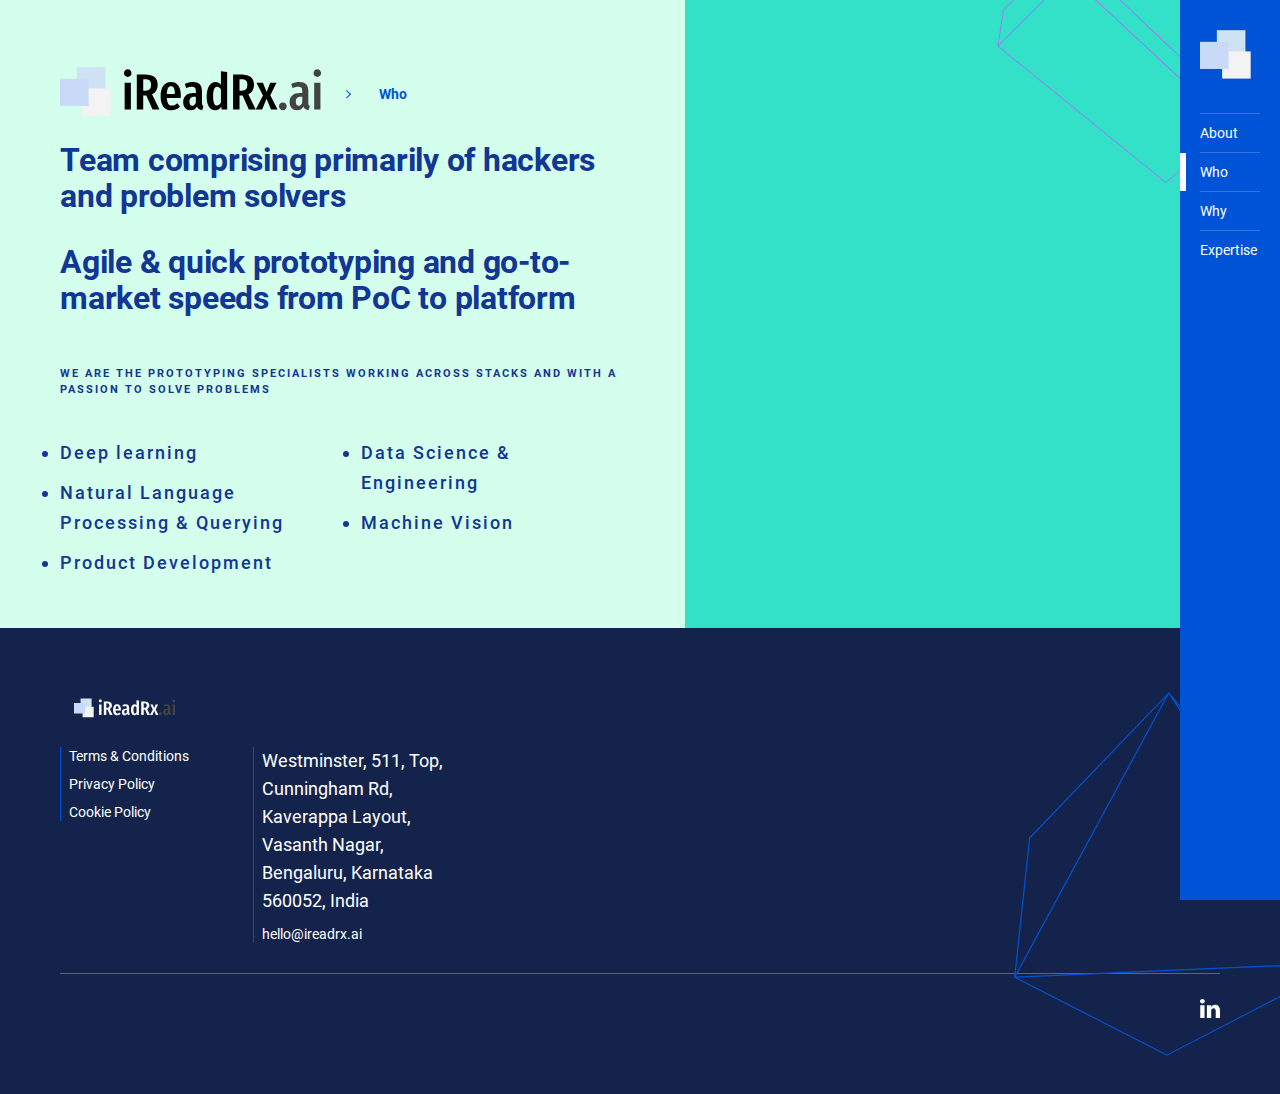
<file: who.html>
<!DOCTYPE html>
<!-- saved from url=(0029)research -->
<html class="loading" dir="ltr" lang="ALL">

<head>
    <meta http-equiv="Content-Type" content="text/html; charset=UTF-8">
    <meta name="viewport" content="width=device-width, initial-scale=1, minimum-scale=1">
    <!--<base href="/">-->
    <base href=".">
    <title>Who | ireadRx.ai</title>
    <link rel="stylesheet" href="./assets/who.css">
    <style>
    [_nghost-deepmind-website-c0] {
        display: flex;
        flex-direction: column
    }

    [_nghost-deepmind-website-c0] .dm-body[_ngcontent-deepmind-website-c0] {
        background-color: #f0f5f5;
        height: 100%;
        overflow-x: hidden;
        width: 100%
    }

    @media (min-width:1024px) {
        [_nghost-deepmind-website-c0] {
            flex-direction: row
        }

        [_nghost-deepmind-website-c0] .dm-body[_ngcontent-deepmind-website-c0] {
            width: calc(100% - 100px)
        }
    }

    [_nghost-deepmind-website-c0] .svg-elements[_ngcontent-deepmind-website-c0] {
        height: 0;
        position: absolute;
        visibility: hidden;
        width: 0
    }
    </style>
    <style>
    [_nghost-deepmind-website-c2] {
        display: block;
        position: relative
    }

    header[_ngcontent-deepmind-website-c2] {
        background-color: #0053d6;
        height: 60px;
        width: 100%
    }

    @media (min-width:768px) {
        header[_ngcontent-deepmind-website-c2] {
            height: 70px
        }
    }

    header[_ngcontent-deepmind-website-c2]::after {
        background-color: #0053d6;
        content: "";
        height: 100%;
        position: absolute;
        right: 0;
        top: 0;
        transition: right .3s ease, width .3s ease;
        width: 0;
        z-index: 34
    }

    header.is-peaking[_ngcontent-deepmind-website-c2]::after {
        right: -10px;
        width: 10px
    }

    .header-container[_ngcontent-deepmind-website-c2] {
        background-color: #0053d6;
        display: flex;
        flex-direction: column;
        height: inherit;
        justify-content: space-between;
        right: 0;
        padding: 0 20px;
        position: fixed;
        top: 0;
        width: inherit;
        z-index: 35
    }

    header.is-menu-open[_ngcontent-deepmind-website-c2] .header-container[_ngcontent-deepmind-website-c2] {
        width: 100%
    }

    .header-container[_ngcontent-deepmind-website-c2] ul[_ngcontent-deepmind-website-c2] {
        list-style: none;
        margin: 0;
        padding: 0
    }

    .menu-wrapper[_ngcontent-deepmind-website-c2] {
        display: flex;
        height: 100%
    }

    @media (min-width:1024px) {
        header[_ngcontent-deepmind-website-c2] {
            height: 100%;
            width: 100px
        }

        .header-container[_ngcontent-deepmind-website-c2] {
            height: 100%;
            padding: 30px 20px
        }

        header.is-menu-open[_ngcontent-deepmind-website-c2] .header-container[_ngcontent-deepmind-website-c2] {
            width: 100px
        }

        .menu-wrapper[_ngcontent-deepmind-website-c2] {
            flex-direction: column;
            height: auto
        }
    }

    .menu-header[_ngcontent-deepmind-website-c2] {
        align-items: center;
        display: flex;
        justify-content: space-between;
        width: 100%
    }

    .menu-header[_ngcontent-deepmind-website-c2] .logo[_ngcontent-deepmind-website-c2] {
        display: block;
        margin: 0 0 0 -12px
    }

    @media (min-width:768px) {
        .menu-header[_ngcontent-deepmind-website-c2] .logo[_ngcontent-deepmind-website-c2] {
            margin: 0
        }
    }

    .menu-header[_ngcontent-deepmind-website-c2] .logo[_ngcontent-deepmind-website-c2] svg[_ngcontent-deepmind-website-c2] {
        display: block;
        height: 40px;
        width: 184px
    }

    .menu-header[_ngcontent-deepmind-website-c2] .logo[_ngcontent-deepmind-website-c2] svg.full-logo[_ngcontent-deepmind-website-c2] {
        width: 184px
    }

    .menu-header[_ngcontent-deepmind-website-c2] .menu-controls[_ngcontent-deepmind-website-c2] {
        align-items: center;
        display: flex;
        flex-direction: row-reverse
    }

    .menu-header[_ngcontent-deepmind-website-c2] .menu-controls[_ngcontent-deepmind-website-c2] button[_ngcontent-deepmind-website-c2]+button[_ngcontent-deepmind-website-c2] {
        display: block;
        margin: 0 20px 0 0
    }

    nav[_ngcontent-deepmind-website-c2] {
        display: none
    }

    @media (min-width:1024px) {
        .menu-header[_ngcontent-deepmind-website-c2] {
            display: block
        }

        .menu-header[_ngcontent-deepmind-website-c2] .logo[_ngcontent-deepmind-website-c2] {
            margin: 0 0 30px
        }

        .menu-header[_ngcontent-deepmind-website-c2] .logo[_ngcontent-deepmind-website-c2] svg[_ngcontent-deepmind-website-c2] {
            width: 40px
        }

        .menu-header[_ngcontent-deepmind-website-c2] .menu-controls[_ngcontent-deepmind-website-c2] {
            display: flex;
            flex-direction: column;
            margin-bottom: 30px;
            width: 38px
        }

        .menu-header[_ngcontent-deepmind-website-c2] .menu-controls[_ngcontent-deepmind-website-c2] button[_ngcontent-deepmind-website-c2]+button[_ngcontent-deepmind-website-c2] {
            margin: 30px 0 0
        }

        nav[_ngcontent-deepmind-website-c2] {
            display: flex
        }

        header.is-menu-open[_ngcontent-deepmind-website-c2] nav[_ngcontent-deepmind-website-c2] {
            align-items: center;
            height: 100%;
            justify-content: center
        }

        header.is-menu-open[_ngcontent-deepmind-website-c2] .pages[_ngcontent-deepmind-website-c2] {
            display: flex;
            flex-direction: row-reverse;
            -webkit-transform: rotateZ(-90deg);
            transform: rotateZ(-90deg)
        }
    }

    .pages[_ngcontent-deepmind-website-c2] {
        display: block;
        width: 100%
    }

    header.is-menu-open[_ngcontent-deepmind-website-c2] .pages[_ngcontent-deepmind-website-c2] {
        width: auto
    }

    .pages[_ngcontent-deepmind-website-c2] li[_ngcontent-deepmind-website-c2] a[_ngcontent-deepmind-website-c2] {
        cursor: pointer;
        position: relative
    }

    .pages[_ngcontent-deepmind-website-c2] li[_ngcontent-deepmind-website-c2] a[_ngcontent-deepmind-website-c2]::before {
        border-left: 6px solid transparent;
        content: "";
        display: block;
        height: 100%;
        left: -20px;
        position: absolute;
        top: 0
    }

    .pages[_ngcontent-deepmind-website-c2] li[_ngcontent-deepmind-website-c2] a[_ngcontent-deepmind-website-c2]:focus::before,
    .pages[_ngcontent-deepmind-website-c2] li[_ngcontent-deepmind-website-c2] a[_ngcontent-deepmind-website-c2]:hover::before,
    .pages[_ngcontent-deepmind-website-c2] li.is-active[_ngcontent-deepmind-website-c2] a[_ngcontent-deepmind-website-c2]::before {
        border-color: #fff
    }

    .page-link[_ngcontent-deepmind-website-c2] {
        border-top: 1px solid rgba(255, 255, 255, .2);
        display: block;
        padding: 10px 0
    }

    .page-link.nav-cta[_ngcontent-deepmind-website-c2]:focus,
    .page-link.nav-cta[_ngcontent-deepmind-website-c2]:hover {
        color: #fff
    }

    .social-media-wrapper[_ngcontent-deepmind-website-c2] {
        display: none
    }

    @media (min-width:1024px) {
        .social-media-wrapper[_ngcontent-deepmind-website-c2] {
            align-items: center;
            display: flex;
            flex-direction: column;
            width: 38px
        }
    }

    .social-media-wrapper[_ngcontent-deepmind-website-c2] li[_ngcontent-deepmind-website-c2]+li[_ngcontent-deepmind-website-c2] {
        margin-top: 10px
    }

    .social-media-wrapper[_ngcontent-deepmind-website-c2] svg[_ngcontent-deepmind-website-c2] {
        height: 20px;
        width: 20px
    }

    .hamburger-menu[_ngcontent-deepmind-website-c2] {
        cursor: pointer;
        display: block;
        height: 18px;
        position: relative;
        width: 22px
    }

    @media (hover:hover) {

        .hamburger-menu[_ngcontent-deepmind-website-c2]:focus span[_ngcontent-deepmind-website-c2]:nth-child(2),
        .hamburger-menu[_ngcontent-deepmind-website-c2]:hover span[_ngcontent-deepmind-website-c2]:nth-child(2) {
            -webkit-transform: scaleX(.5);
            transform: scaleX(.5)
        }
    }

    .hamburger-menu[_ngcontent-deepmind-website-c2] span[_ngcontent-deepmind-website-c2] {
        background-color: #fff;
        display: block;
        height: 2px;
        margin: 0;
        position: absolute;
        -webkit-transform-origin: center;
        transform-origin: center;
        transition: width .2s ease, -webkit-transform .3s ease;
        transition: transform .3s ease, width .2s ease;
        transition: transform .3s ease, width .2s ease, -webkit-transform .3s ease;
        width: 100%
    }

    .hamburger-menu[_ngcontent-deepmind-website-c2] span[_ngcontent-deepmind-website-c2]:first-child {
        top: 0
    }

    .hamburger-menu[_ngcontent-deepmind-website-c2] span[_ngcontent-deepmind-website-c2]:nth-child(2) {
        top: 8px
    }

    .hamburger-menu[_ngcontent-deepmind-website-c2] span[_ngcontent-deepmind-website-c2]:last-child {
        bottom: 0
    }

    .hamburger-menu.is-active[_ngcontent-deepmind-website-c2] span[_ngcontent-deepmind-website-c2]:first-child {
        -webkit-transform: translateY(8px) rotate(45deg);
        transform: translateY(8px) rotate(45deg);
        width: 23px
    }

    @media (min-width:1024px) {
        .hamburger-menu[_ngcontent-deepmind-website-c2] {
            width: 30px
        }

        .hamburger-menu.is-active[_ngcontent-deepmind-website-c2] span[_ngcontent-deepmind-website-c2]:first-child {
            width: 29px
        }
    }

    .hamburger-menu.is-active[_ngcontent-deepmind-website-c2] span[_ngcontent-deepmind-website-c2]:nth-child(2) {
        width: 0
    }

    .hamburger-menu.is-active[_ngcontent-deepmind-website-c2] span[_ngcontent-deepmind-website-c2]:last-child {
        -webkit-transform: translateY(-8px) rotate(-45deg);
        transform: translateY(-8px) rotate(-45deg);
        width: 23px
    }

    .search[_ngcontent-deepmind-website-c2] {
        text-align: center
    }

    .search.no-focus[_ngcontent-deepmind-website-c2]:focus g[_ngcontent-deepmind-website-c2] {
        -webkit-transform: none;
        transform: none
    }

    .search[_ngcontent-deepmind-website-c2]:focus g[_ngcontent-deepmind-website-c2],
    .search[_ngcontent-deepmind-website-c2]:hover g[_ngcontent-deepmind-website-c2] {
        -webkit-transform: scale(1.2);
        transform: scale(1.2)
    }

    @media (hover:none) {

        .search.no-focus[_ngcontent-deepmind-website-c2]:focus g[_ngcontent-deepmind-website-c2],
        .search.no-focus[_ngcontent-deepmind-website-c2]:hover g[_ngcontent-deepmind-website-c2],
        .search[_ngcontent-deepmind-website-c2]:focus g[_ngcontent-deepmind-website-c2],
        .search[_ngcontent-deepmind-website-c2]:hover g[_ngcontent-deepmind-website-c2] {
            -webkit-transform: none;
            transform: none
        }
    }

    .search[_ngcontent-deepmind-website-c2] svg[_ngcontent-deepmind-website-c2] {
        height: 22px;
        vertical-align: middle;
        width: 22px
    }

    .search[_ngcontent-deepmind-website-c2] svg[_ngcontent-deepmind-website-c2] g[_ngcontent-deepmind-website-c2] {
        transition: -webkit-transform .3s ease;
        transition: transform .3s ease;
        transition: transform .3s ease, -webkit-transform .3s ease
    }

    .search[_ngcontent-deepmind-website-c2] svg[_ngcontent-deepmind-website-c2] g[_ngcontent-deepmind-website-c2] [_ngcontent-deepmind-website-c2]:first-child {
        fill: #0053d6
    }

    .search-icon[_ngcontent-deepmind-website-c2] {
        background-color: #0053d6;
        display: block;
        height: 30px;
        position: relative;
        width: 30px
    }

    .search-icon[_ngcontent-deepmind-website-c2]:hover .circle[_ngcontent-deepmind-website-c2] {
        height: 20px;
        width: 20px
    }

    .search-icon[_ngcontent-deepmind-website-c2] .circle[_ngcontent-deepmind-website-c2] {
        background-color: #0053d6;
        border-radius: 50%;
        border: 2px solid #fff;
        height: 18px;
        left: -4px;
        position: relative;
        top: 4px;
        transition: width .2s ease-out, height .2s ease-out, -webkit-transform .6s cubic-bezier(.25, 1.7, .35, .8);
        transition: transform .6s cubic-bezier(.25, 1.7, .35, .8), width .2s ease-out, height .2s ease-out;
        transition: transform .6s cubic-bezier(.25, 1.7, .35, .8), width .2s ease-out, height .2s ease-out, -webkit-transform .6s cubic-bezier(.25, 1.7, .35, .8);
        width: 18px;
        z-index: 2
    }

    @media (min-width:1024px) {
        .hamburger-menu.is-active[_ngcontent-deepmind-website-c2] span[_ngcontent-deepmind-website-c2]:last-child {
            width: 29px
        }

        .search[_ngcontent-deepmind-website-c2] svg[_ngcontent-deepmind-website-c2] {
            height: 28px;
            width: 30px
        }

        .search-icon[_ngcontent-deepmind-website-c2]:hover .circle[_ngcontent-deepmind-website-c2] {
            height: 26px;
            width: 26px
        }

        .search-icon[_ngcontent-deepmind-website-c2] .circle[_ngcontent-deepmind-website-c2] {
            height: 22px;
            left: -2px;
            top: 0;
            width: 22px
        }
    }

    .search-icon[_ngcontent-deepmind-website-c2] .x-mask[_ngcontent-deepmind-website-c2] {
        background-color: #0053d6;
        height: 12px;
        left: -2px;
        position: absolute;
        top: -2px;
        transition: left .2s linear;
        width: 12px;
        z-index: 1
    }

    .search-icon[_ngcontent-deepmind-website-c2] .handle[_ngcontent-deepmind-website-c2] {
        background-color: #fff;
        float: right;
        height: 2px;
        left: -1px;
        position: absolute;
        top: 14px;
        -webkit-transform: rotate(45deg);
        transform: rotate(45deg);
        width: 29px
    }

    .search-icon[_ngcontent-deepmind-website-c2] .handle[_ngcontent-deepmind-website-c2]:after {
        background-color: #fff;
        content: "";
        float: right;
        height: 2px;
        transition: all .5s cubic-bezier(.25, 1.7, .35, .8);
        width: 29px;
        z-index: -1
    }

    @media (min-width:1024px) {
        .search-icon[_ngcontent-deepmind-website-c2] .handle[_ngcontent-deepmind-website-c2] {
            left: -4px;
            top: 12px;
            width: 36px
        }

        .search-icon[_ngcontent-deepmind-website-c2] .handle[_ngcontent-deepmind-website-c2]:after {
            width: 36px
        }
    }

    .search-icon.open[_ngcontent-deepmind-website-c2] .circle[_ngcontent-deepmind-website-c2] {
        background: #fff;
        border-color: #fff;
        -webkit-transform-origin: center center;
        transform-origin: center center;
        -webkit-transform: scale(.01);
        transform: scale(.01)
    }

    .search-icon.open[_ngcontent-deepmind-website-c2] .handle[_ngcontent-deepmind-website-c2]:after {
        -webkit-transform-origin: center center;
        transform-origin: center center;
        -webkit-transform: rotate(90deg);
        transform: rotate(90deg)
    }

    .search-icon.open[_ngcontent-deepmind-website-c2] .x-mask[_ngcontent-deepmind-website-c2] {
        left: -12px
    }
    </style>
    <style>
    [_nghost-deepmind-website-c3] {
        display: block
    }

    footer[_ngcontent-deepmind-website-c3] {
        background-color: #14234b;
        overflow: hidden;
        padding: 50px 0 40px;
        position: relative
    }

    @media (min-width:768px) {
        footer[_ngcontent-deepmind-website-c3] {
            padding: 60px 0 50px
        }

        .categories[_ngcontent-deepmind-website-c3] .column[_ngcontent-deepmind-website-c3] {
            margin: 0 0 30px;
            max-width: 33.3333333333%
        }
    }

    .logo[_ngcontent-deepmind-website-c3] {
        display: none
    }

    @media (min-width:1024px) {
        .logo[_ngcontent-deepmind-website-c3] {
            display: block;
            /*margin: 0 0 45px*/
        }
    }

    .logo[_ngcontent-deepmind-website-c3] svg[_ngcontent-deepmind-website-c3] {
        fill: #fff;
        height: 28px;
        width: 130px
    }

    .body[_ngcontent-deepmind-website-c3] {
        flex: 1 1 0%;
        position: relative
    }

    .categories[_ngcontent-deepmind-website-c3] {
        display: flex;
        flex-flow: row wrap
    }

    .categories[_ngcontent-deepmind-website-c3] .column[_ngcontent-deepmind-website-c3] {
        width: 100%
    }

    @media (min-width:1024px) {
        .categories[_ngcontent-deepmind-website-c3] .column[_ngcontent-deepmind-website-c3] {
            margin: 0 0 30px 40px;
            max-width: 16.6666666667%;
            width: calc(1 / 6 * 100% - 40px)
        }

        .categories[_ngcontent-deepmind-website-c3] .column[_ngcontent-deepmind-website-c3]:first-child,
        .categories[_ngcontent-deepmind-website-c3] .column[_ngcontent-deepmind-website-c3]:nth-child(7n) {
            margin-left: 0
        }
    }

    .categories[_ngcontent-deepmind-website-c3] .column[_ngcontent-deepmind-website-c3]:last-child {
        flex-grow: 0
    }

    @media (min-width:768px) {
        .categories[_ngcontent-deepmind-website-c3] .column[_ngcontent-deepmind-website-c3]:last-child {
            flex-grow: 1
        }
    }

    .categories[_ngcontent-deepmind-website-c3] .column[_ngcontent-deepmind-website-c3]>.nav-cta[_ngcontent-deepmind-website-c3] {
        font-size: 16px;
        font-weight: 700
    }

    .categories[_ngcontent-deepmind-website-c3] .column[_ngcontent-deepmind-website-c3] [dmAccordionTitle][_ngcontent-deepmind-website-c3] {
        flex-grow: 1;
        font-size: 16px;
        font-weight: 700;
        margin: 0
    }

    .categories[_ngcontent-deepmind-website-c3] .column[_ngcontent-deepmind-website-c3] [dmAccordionTitle][_ngcontent-deepmind-website-c3]:focus,
    .categories[_ngcontent-deepmind-website-c3] .column[_ngcontent-deepmind-website-c3] [dmAccordionTitle][_ngcontent-deepmind-website-c3]:hover {
        border: 0
    }

    .categories[_ngcontent-deepmind-website-c3] .column[_ngcontent-deepmind-website-c3] ul[_ngcontent-deepmind-website-c3] {
        list-style-type: none;
        padding: 0 0 20px
    }

    .categories[_ngcontent-deepmind-website-c3] .column[_ngcontent-deepmind-website-c3] ul[_ngcontent-deepmind-website-c3] li[_ngcontent-deepmind-website-c3]+li[_ngcontent-deepmind-website-c3] {
        margin: 10px 0 0
    }

    .categories[_ngcontent-deepmind-website-c3] .column[_ngcontent-deepmind-website-c3] ul[_ngcontent-deepmind-website-c3] li[_ngcontent-deepmind-website-c3] a[_ngcontent-deepmind-website-c3] {
        display: inherit
    }

    .categories[_ngcontent-deepmind-website-c3] .column[_ngcontent-deepmind-website-c3] ul[_ngcontent-deepmind-website-c3] li[_ngcontent-deepmind-website-c3] a[_ngcontent-deepmind-website-c3]:focus,
    .categories[_ngcontent-deepmind-website-c3] .column[_ngcontent-deepmind-website-c3] ul[_ngcontent-deepmind-website-c3] li[_ngcontent-deepmind-website-c3] a[_ngcontent-deepmind-website-c3]:hover {
        border: 0
    }

    .categories[_ngcontent-deepmind-website-c3] .column[_ngcontent-deepmind-website-c3] ul[_ngcontent-deepmind-website-c3] li[_ngcontent-deepmind-website-c3] dm-link[_ngcontent-deepmind-website-c3] {
        line-height: 1
    }

    .information[_ngcontent-deepmind-website-c3] {
        display: flex
    }

    @media (min-width:768px) {
        .categories[_ngcontent-deepmind-website-c3] .column[_ngcontent-deepmind-website-c3] ul[_ngcontent-deepmind-website-c3] {
            border-left: 1px solid #0053d6;
            margin: 15px 0 0;
            padding: 0 0 0 8px
        }

        .information[_ngcontent-deepmind-website-c3] {
            border-top: 1px solid #5c657f;
            padding: 25px 0
        }
    }

    .information[_ngcontent-deepmind-website-c3] .legal[_ngcontent-deepmind-website-c3] {
        align-items: flex-start;
        display: flex;
        flex-direction: column;
        flex-grow: 1
    }

    .information[_ngcontent-deepmind-website-c3] .legal[_ngcontent-deepmind-website-c3] dm-link[_ngcontent-deepmind-website-c3] {
        margin: 0 0 15px
    }

    @media (min-width:768px) {
        .information[_ngcontent-deepmind-website-c3] .legal[_ngcontent-deepmind-website-c3] {
            align-items: center;
            flex-direction: row;
            margin: 0
        }

        .information[_ngcontent-deepmind-website-c3] .legal[_ngcontent-deepmind-website-c3] dm-link[_ngcontent-deepmind-website-c3] {
            margin: 0 45px 0 0
        }
    }

    .information[_ngcontent-deepmind-website-c3] .social[_ngcontent-deepmind-website-c3] {
        align-items: flex-end;
        display: flex;
        justify-content: flex-end;
        list-style: none
    }

    .information[_ngcontent-deepmind-website-c3] .social[_ngcontent-deepmind-website-c3] li[_ngcontent-deepmind-website-c3] {
        display: flex
    }

    .information[_ngcontent-deepmind-website-c3] .social[_ngcontent-deepmind-website-c3] a[_ngcontent-deepmind-website-c3] {
        margin: 0 0 15px;
        padding: 0 0 0 32px
    }

    .information[_ngcontent-deepmind-website-c3] .social[_ngcontent-deepmind-website-c3] a[_ngcontent-deepmind-website-c3] svg[_ngcontent-deepmind-website-c3] {
        height: 20px;
        vertical-align: middle;
        width: 20px
    }

    .shape[_ngcontent-deepmind-website-c3] {
        height: 100%;
        left: 0;
        pointer-events: none;
        position: absolute;
        top: 0;
        width: 100%
    }

    .shape[_ngcontent-deepmind-website-c3] svg[_ngcontent-deepmind-website-c3] {
        bottom: -100px;
        fill: #0053d6;
        height: 400px;
        position: absolute;
        right: -100px;
        width: 400px
    }

    @media (min-width:768px) {
        .information[_ngcontent-deepmind-website-c3] .social[_ngcontent-deepmind-website-c3] {
            align-items: center
        }

        .information[_ngcontent-deepmind-website-c3] .social[_ngcontent-deepmind-website-c3] a[_ngcontent-deepmind-website-c3] {
            margin: 0 0 0 15px;
            padding: 0
        }

        .shape[_ngcontent-deepmind-website-c3] svg[_ngcontent-deepmind-website-c3] {
            right: -100px;
            top: 10%
        }
    }

    @media (min-width:1440px) {


        .information[_ngcontent-deepmind-website-c3] {
            padding: 35px 0
        }

        .shape[_ngcontent-deepmind-website-c3] {
            display: inline
        }

        .shape[_ngcontent-deepmind-website-c3] svg[_ngcontent-deepmind-website-c3] {
            bottom: -200px;
            left: 60%;
            top: auto
        }
    }

    .back-to-top[_ngcontent-deepmind-website-c3] {
        margin: 30px 0;
        position: relative;
        text-align: right
    }

    @media (min-width:1024px) {
        .back-to-top[_ngcontent-deepmind-website-c3] {
            display: none
        }
    }

    .back-to-top[_ngcontent-deepmind-website-c3] svg[_ngcontent-deepmind-website-c3] {
        fill: #fff;
        height: 16px;
        margin: 0 0 0 auto;
        -webkit-transform: rotate(90deg);
        transform: rotate(90deg);
        transition: -webkit-transform .2s ease;
        transition: transform .2s ease;
        transition: transform .2s ease, -webkit-transform .2s ease;
        width: 25px
    }

    @media (min-width:768px) {
        .back-to-top[_ngcontent-deepmind-website-c3] {
            margin: 0;
            position: absolute;
            right: 0;
            top: 0
        }

        .back-to-top[_ngcontent-deepmind-website-c3] svg[_ngcontent-deepmind-website-c3] {
            margin: auto
        }
    }
    </style>
    <style>
    [_nghost-deepmind-website-c8] {
        display: block
    }

    .media[_ngcontent-deepmind-website-c8] {
        display: block;
        height: 100%;
        position: absolute;
        top: 0;
        width: 100%
    }

    .link[_ngcontent-deepmind-website-c8] .icon[_ngcontent-deepmind-website-c8] {
        height: 30px;
        min-width: 30px;
        position: relative;
        width: 30px
    }

    .link.external[_ngcontent-deepmind-website-c8]:focus .icon[_ngcontent-deepmind-website-c8]::before,
    .link.external[_ngcontent-deepmind-website-c8]:hover .icon[_ngcontent-deepmind-website-c8]::before {
        background-color: #0053d6
    }

    .link.external[_ngcontent-deepmind-website-c8] .icon[_ngcontent-deepmind-website-c8]::before {
        background-color: #ffdb13;
        border-radius: 50%;
        content: "";
        display: block;
        height: 30px;
        position: absolute;
        right: 0;
        width: 30px
    }

    .link.external[_ngcontent-deepmind-website-c8] svg[_ngcontent-deepmind-website-c8] {
        background-color: transparent;
        border-radius: 0;
        padding: 8px;
        position: relative
    }

    .link.transparent[_ngcontent-deepmind-website-c8] .icon[_ngcontent-deepmind-website-c8] {
        line-height: 0
    }

    .hero-link[_ngcontent-deepmind-website-c8] {
        align-items: flex-start;
        font: 500 14px/30px "Roboto", Helvetica, Arial, sans-serif;
        letter-spacing: 0 cursor: auto;
    }

    @media (min-width:1024px) {
        .hero-link[_ngcontent-deepmind-website-c8] {
            font-size: 18px;
            line-height: 30px
        }
    }

    .cta-text[_ngcontent-deepmind-website-c8] {
        margin-right: 10px;
        text-transform: uppercase
    }
    </style>
    <style>
    [_nghost-deepmind-website-c10] {
        display: block;
        position: relative;
        width: 100%
    }
    </style>
    <style>
    [_nghost-deepmind-website-c12] {
        display: block;
        overflow: hidden
    }

    main[_ngcontent-deepmind-website-c12] {
        display: block
    }

    dm-breadcrumb[_ngcontent-deepmind-website-c12] {
        left: 20px;
        position: absolute;
        top: 25px
    }

    dm-breadcrumb.is-homepage[_ngcontent-deepmind-website-c12] {
        display: none
    }

    dm-jump-links[_ngcontent-deepmind-website-c12] {
        padding: 0 20px;
        position: absolute;
        -webkit-transform: translateY(-66.6666666667%);
        transform: translateY(-66.6666666667%)
    }

    @media (min-width:768px) {
        dm-breadcrumb[_ngcontent-deepmind-website-c12] {
            left: 30px
        }

        dm-jump-links[_ngcontent-deepmind-website-c12] {
            margin: 0 0 0 30px;
            padding: 0
        }
    }

    @media (min-width:1024px) {
        dm-breadcrumb[_ngcontent-deepmind-website-c12] {
            left: 60px;
            margin: 40px 0 25px;
            top: 0
        }

        dm-breadcrumb.is-homepage[_ngcontent-deepmind-website-c12] {
            display: flex;
            justify-content: center;
            left: 0;
            width: 100%
        }

        dm-jump-links[_ngcontent-deepmind-website-c12] {
            margin: 0 0 0 60px
        }
    }

    @media (min-width:1440px) {
        dm-breadcrumb[_ngcontent-deepmind-website-c12] {
            left: 90px
        }

        dm-jump-links[_ngcontent-deepmind-website-c12] {
            margin: 0 0 0 90px
        }
    }
    </style>
    <style>
    [_nghost-deepmind-website-c13] {
        display: block
    }

    .theme-dark[_nghost-deepmind-website-c13] li[_ngcontent-deepmind-website-c13] a[_ngcontent-deepmind-website-c13] {
        color: #0053d6
    }

    .theme-dark[_nghost-deepmind-website-c13] .arrow[_ngcontent-deepmind-website-c13],
    .theme-dark[_nghost-deepmind-website-c13] .logo[_ngcontent-deepmind-website-c13] svg[_ngcontent-deepmind-website-c13] {
        fill: #0053d6
    }

    ul[_ngcontent-deepmind-website-c13] {
        align-items: center;
        display: flex;
        list-style: none
    }

    ul[_ngcontent-deepmind-website-c13] li[_ngcontent-deepmind-website-c13] {
        align-items: center;
        display: flex
    }

    ul[_ngcontent-deepmind-website-c13] li[_ngcontent-deepmind-website-c13]:not(:nth-child(2)) {
        display: none
    }

    @media (min-width:1024px) {
        ul[_ngcontent-deepmind-website-c13] li[_ngcontent-deepmind-website-c13]:not(:nth-child(2)) {
            display: flex
        }
    }

    ul[_ngcontent-deepmind-website-c13] li[_ngcontent-deepmind-website-c13]:last-child a[_ngcontent-deepmind-website-c13] {
        font-weight: 700
    }

    ul[_ngcontent-deepmind-website-c13] li[_ngcontent-deepmind-website-c13] .nav-cta[_ngcontent-deepmind-website-c13]:focus,
    ul[_ngcontent-deepmind-website-c13] li[_ngcontent-deepmind-website-c13] .nav-cta[_ngcontent-deepmind-website-c13]:hover {
        border: 0
    }

    ul[_ngcontent-deepmind-website-c13] li[_ngcontent-deepmind-website-c13] .disabled[_ngcontent-deepmind-website-c13] {
        cursor: default;
        pointer-events: none
    }

    ul[_ngcontent-deepmind-website-c13] li[_ngcontent-deepmind-website-c13] .disabled[_ngcontent-deepmind-website-c13]:focus,
    ul[_ngcontent-deepmind-website-c13] li[_ngcontent-deepmind-website-c13] .disabled[_ngcontent-deepmind-website-c13]:hover {
        color: #fff
    }

    ul[_ngcontent-deepmind-website-c13] .logo[_ngcontent-deepmind-website-c13] svg[_ngcontent-deepmind-website-c13] {
        display: none;
        fill: #fff;
        height: 25px;
        width: 110px
    }

    ul[_ngcontent-deepmind-website-c13] .arrow[_ngcontent-deepmind-website-c13] {
        fill: #fff;
        height: 9px;
        margin: 0 25px 0 0;
        -webkit-transform: scaleX(-1);
        transform: scaleX(-1);
        width: 5px
    }

    ul[_ngcontent-deepmind-website-c13] .arrow.is-last[_ngcontent-deepmind-website-c13] {
        display: none
    }

    @media (min-width:1024px) {
        ul[_ngcontent-deepmind-website-c13] .logo[_ngcontent-deepmind-website-c13] svg[_ngcontent-deepmind-website-c13] {
            display: block;
            height: 28px;
            width: 130px
        }

        ul[_ngcontent-deepmind-website-c13] .arrow[_ngcontent-deepmind-website-c13] {
            margin: 0 25px;
            -webkit-transform: scaleX(1);
            transform: scaleX(1)
        }

        ul[_ngcontent-deepmind-website-c13] .arrow.is-last[_ngcontent-deepmind-website-c13] {
            display: inline
        }
    }
    </style>
    <style>
    [_nghost-deepmind-website-c14] {
        display: flex;
        position: relative;
        z-index: 0
    }

    .hero-container[_ngcontent-deepmind-website-c14] {
        display: flex;
        flex-direction: column;
        justify-content: center;
        min-height: 520px;
        width: 100%
    }

    .height-short[_nghost-deepmind-website-c14] .hero-container[_ngcontent-deepmind-website-c14] {
        padding-bottom: 50px;
        padding-top: 50px
    }

    .align-center[_nghost-deepmind-website-c14] .hero-container[_ngcontent-deepmind-website-c14] {
        align-items: center;
        text-align: center
    }

    .align-right[_nghost-deepmind-website-c14] .hero-container[_ngcontent-deepmind-website-c14] {
        align-items: flex-end
    }

    .hero-content[_ngcontent-deepmind-website-c14] {
        margin: 30px 0 0;
        max-width: 340px
    }

    @media (min-width:768px) {
        .height-short[_nghost-deepmind-website-c14] .hero-container[_ngcontent-deepmind-website-c14] {
            min-height: 540px
        }

        .hero-content[_ngcontent-deepmind-website-c14] {
            max-width: 500px
        }
    }

    @media (min-width:1440px) {
        .hero-container[_ngcontent-deepmind-website-c14] {
            min-height: 700px
        }

        .hero-content[_ngcontent-deepmind-website-c14] {
            max-width: 790px
        }
    }

    @media (min-width:2048px) {
        .hero-content[_ngcontent-deepmind-website-c14] {
            max-width: 920px
        }
    }

    .hero-content[_ngcontent-deepmind-website-c14] .dm-cta.pill[_ngcontent-deepmind-website-c14] {
        margin: 30px 0 0
    }

    @media (min-width:768px) {
        .hero-content[_ngcontent-deepmind-website-c14] .dm-cta.pill[_ngcontent-deepmind-website-c14] {
            margin: 20px 0 0
        }
    }

    @media (min-width:1024px) {
        .hero-content[_ngcontent-deepmind-website-c14] .dm-cta.pill[_ngcontent-deepmind-website-c14] {
            margin: 50px 0 0
        }
    }

    @media (min-width:1440px) {
        .hero-content[_ngcontent-deepmind-website-c14] .dm-cta.pill[_ngcontent-deepmind-website-c14] {
            margin: 50px 0 0
        }
    }

    dm-social-share[_ngcontent-deepmind-website-c14] {
        width: 50%
    }
    </style>
    <style>
    .job-hero[_nghost-deepmind-website-c14] {
        background-color: #ffeacc
    }

    .text-light[_nghost-deepmind-website-c14] .dm-h1[_ngcontent-deepmind-website-c14],
    .text-light[_nghost-deepmind-website-c14] .dm-h2[_ngcontent-deepmind-website-c14],
    .text-light[_nghost-deepmind-website-c14] p[_ngcontent-deepmind-website-c14] {
        color: #fff
    }

    .text-dark[_nghost-deepmind-website-c14] .dm-h1[_ngcontent-deepmind-website-c14],
    .text-dark[_nghost-deepmind-website-c14] .dm-h2[_ngcontent-deepmind-website-c14],
    .text-dark[_nghost-deepmind-website-c14] p[_ngcontent-deepmind-website-c14] {
        color: #0053d6
    }
    </style>
    <style>
    [_nghost-deepmind-website-c20] {
        display: block;
        height: 100%;
        left: 0;
        overflow: hidden;
        pointer-events: none;
        position: absolute;
        top: 0;
        width: 100%;
        z-index: 1
    }

    .overflow[_nghost-deepmind-website-c20] {
        overflow: visible
    }

    .hide-on-mobile[_nghost-deepmind-website-c20] {
        display: none
    }

    [_nghost-deepmind-website-c20] svg[_ngcontent-deepmind-website-c20] {
        height: 200px;
        width: 200px
    }

    .top-left[_ngcontent-deepmind-website-c20] {
        left: -60px;
        position: absolute;
        top: -60px
    }

    @media (min-width:768px) {
        .hide-on-mobile[_nghost-deepmind-website-c20] {
            display: block
        }

        [_nghost-deepmind-website-c20] svg[_ngcontent-deepmind-website-c20] {
            height: 225px;
            width: 225px
        }

        .top-left[_ngcontent-deepmind-website-c20] {
            left: -50px;
            top: -50px
        }
    }

    @media (min-width:1024px) {
        [_nghost-deepmind-website-c20] svg[_ngcontent-deepmind-website-c20] {
            height: 280px;
            width: 280px
        }

        .top-left[_ngcontent-deepmind-website-c20] {
            left: -75px;
            top: -75px
        }
    }

    @media (min-width:1440px) {
        [_nghost-deepmind-website-c20] svg[_ngcontent-deepmind-website-c20] {
            height: 375px;
            width: 375px
        }

        .top-left[_ngcontent-deepmind-website-c20] {
            left: -100px;
            top: -100px
        }
    }

    .top-right[_ngcontent-deepmind-website-c20] {
        position: absolute;
        right: -60px;
        top: -60px
    }

    @media (min-width:768px) {
        .top-right[_ngcontent-deepmind-website-c20] {
            right: -50px;
            top: -50px
        }
    }

    @media (min-width:1024px) {
        .top-right[_ngcontent-deepmind-website-c20] {
            right: -75px;
            top: -75px
        }
    }

    @media (min-width:1440px) {
        .top-right[_ngcontent-deepmind-website-c20] {
            right: -100px;
            top: -100px
        }
    }

    .bottom-right[_ngcontent-deepmind-website-c20] {
        bottom: -60px;
        position: absolute;
        right: -60px
    }

    @media (min-width:768px) {
        .bottom-right[_ngcontent-deepmind-website-c20] {
            bottom: -50px;
            right: -50px
        }
    }

    @media (min-width:1024px) {
        .bottom-right[_ngcontent-deepmind-website-c20] {
            bottom: -75px;
            right: -75px
        }
    }

    @media (min-width:1440px) {
        .bottom-right[_ngcontent-deepmind-website-c20] {
            bottom: -100px;
            right: -100px
        }
    }

    .bottom-left[_ngcontent-deepmind-website-c20] {
        bottom: -60px;
        left: -60px;
        position: absolute
    }

    @media (min-width:768px) {
        .bottom-left[_ngcontent-deepmind-website-c20] {
            bottom: -50px;
            left: -50px
        }
    }

    @media (min-width:1024px) {
        .bottom-left[_ngcontent-deepmind-website-c20] {
            bottom: -75px;
            left: -75px
        }
    }

    @media (min-width:1440px) {
        .bottom-left[_ngcontent-deepmind-website-c20] {
            bottom: -100px;
            left: -100px
        }
    }

    .blue[_ngcontent-deepmind-website-c20] svg[_ngcontent-deepmind-website-c20] {
        fill: #0053d6
    }

    .orange[_ngcontent-deepmind-website-c20] svg[_ngcontent-deepmind-website-c20] {
        fill: #ff8a4f
    }

    .purple[_ngcontent-deepmind-website-c20] svg[_ngcontent-deepmind-website-c20] {
        fill: #ad70ff
    }

    .red[_ngcontent-deepmind-website-c20] svg[_ngcontent-deepmind-website-c20] {
        fill: #ff617b
    }

    .teal[_ngcontent-deepmind-website-c20] svg[_ngcontent-deepmind-website-c20] {
        fill: #49ebd0
    }

    .yellow[_ngcontent-deepmind-website-c20] svg[_ngcontent-deepmind-website-c20] {
        fill: #fff26e
    }
    </style>
    <style>
    [_nghost-deepmind-website-c16] {
        display: block;
        position: relative;
        width: 100%;
        z-index: 20
    }

    @media (min-width:768px) {
        [_nghost-deepmind-website-c16] {
            width: 340px
        }
    }

    @media (min-width:1024px) {
        [_nghost-deepmind-website-c16] {
            width: 250px
        }
    }

    @media (min-width:1440px) {
        [_nghost-deepmind-website-c16] {
            width: 260px
        }
    }

    aside[_ngcontent-deepmind-website-c16] {
        background-color: #ffdb13;
        display: block;
        padding: 15px 15px 15px 20px
    }

    @media (min-width:1024px) {
        aside[_ngcontent-deepmind-website-c16] {
            padding: 25px 20px 25px 30px
        }
    }

    .header[_ngcontent-deepmind-website-c16] {
        align-items: center;
        display: flex;
        justify-content: space-between;
        width: 100%
    }

    .header[_ngcontent-deepmind-website-c16] p[_ngcontent-deepmind-website-c16] {
        font-size: 16px
    }

    .accordion-button[_ngcontent-deepmind-website-c16] {
        width: 28px
    }

    .accordion-button[_ngcontent-deepmind-website-c16] .icon[_ngcontent-deepmind-website-c16] {
        background-color: #0053d6;
        display: block;
        height: 1px;
        -webkit-transform: rotate(0);
        transform: rotate(0);
        transition: .3s -webkit-transform ease;
        transition: .3s transform ease;
        transition: .3s transform ease, .3s -webkit-transform ease;
        width: 17px
    }

    .accordion-button[_ngcontent-deepmind-website-c16] .icon[_ngcontent-deepmind-website-c16]::after,
    .accordion-button[_ngcontent-deepmind-website-c16] .icon[_ngcontent-deepmind-website-c16]::before {
        background-color: #0053d6;
        content: "";
        display: block;
        height: 1px;
        position: absolute;
        -webkit-transform-origin: right;
        transform-origin: right;
        transition: .3s -webkit-transform ease;
        transition: .3s transform ease;
        transition: .3s transform ease, .3s -webkit-transform ease;
        width: 8px
    }

    .accordion-button[_ngcontent-deepmind-website-c16] .icon[_ngcontent-deepmind-website-c16]::before {
        -webkit-transform: rotate(90deg);
        transform: rotate(90deg)
    }

    .accordion-button[_ngcontent-deepmind-website-c16] .icon[_ngcontent-deepmind-website-c16]::after {
        -webkit-transform: rotate(-90deg);
        transform: rotate(-90deg)
    }

    @media (min-width:768px) {
        .accordion-button.is-open[_ngcontent-deepmind-website-c16] .icon[_ngcontent-deepmind-website-c16] {
            -webkit-transform: rotate(90deg);
            transform: rotate(90deg)
        }
    }

    .accordion-button.is-open[_ngcontent-deepmind-website-c16] .icon[_ngcontent-deepmind-website-c16]::before {
        -webkit-transform: rotate(180deg);
        transform: rotate(180deg)
    }

    @media (min-width:768px) {
        .accordion-button.is-open[_ngcontent-deepmind-website-c16] .icon[_ngcontent-deepmind-website-c16]::before {
            -webkit-transform: translateX(9px) rotate(45deg);
            transform: translateX(9px) rotate(45deg)
        }
    }

    .accordion-button.is-open[_ngcontent-deepmind-website-c16] .icon[_ngcontent-deepmind-website-c16]::after {
        -webkit-transform: rotate(0);
        transform: rotate(0)
    }

    @media (min-width:768px) {
        .accordion-button.is-open[_ngcontent-deepmind-website-c16] .icon[_ngcontent-deepmind-website-c16]::after {
            -webkit-transform: translateX(9px) rotate(-45deg);
            transform: translateX(9px) rotate(-45deg)
        }
    }

    ul[_ngcontent-deepmind-website-c16] {
        list-style: none;
        padding: 20px 0 0
    }

    ul[_ngcontent-deepmind-website-c16] li[_ngcontent-deepmind-website-c16] button[_ngcontent-deepmind-website-c16] {
        text-align: left
    }
    </style>
    <style>
    [_nghost-deepmind-website-c7] {
        display: block;
        overflow: hidden
    }

    .header[_ngcontent-deepmind-website-c7] {
        align-items: center;
        border-top: 1px solid rgba(216, 216, 216, .2);
        display: flex;
        justify-content: flex-end;
        line-height: normal;
        padding: 15px 0;
        text-align: left;
        width: 100%
    }

    .header[_ngcontent-deepmind-website-c7]:hover svg[_ngcontent-deepmind-website-c7] {
        background-color: #0053d6;
        fill: #fff
    }

    .header[_ngcontent-deepmind-website-c7]:focus {
        outline: 0
    }

    @media (min-width:768px) {
        .header[_ngcontent-deepmind-website-c7] {
            border: 0;
            padding: 0
        }

        .border-accordion[_ngcontent-deepmind-website-c7] {
            border-top: 1px solid #d8d8d8;
            margin: 0
        }
    }

    .theme-dark[_nghost-deepmind-website-c7] .header[_ngcontent-deepmind-website-c7] svg[_ngcontent-deepmind-website-c7] {
        border: 1px solid #fff;
        fill: #fff
    }

    .header[_ngcontent-deepmind-website-c7] svg[_ngcontent-deepmind-website-c7] {
        border: 1px solid #0053d6;
        border-radius: 50%;
        fill: #0053d6;
        height: 20px;
        min-width: 20px;
        transition: background-color .15s, fill .15s;
        width: 20px
    }

    .border-accordion[_ngcontent-deepmind-website-c7] {
        border-left: 6px solid transparent;
        padding: 15px 0
    }

    .border-accordion.item-padding-edge[_ngcontent-deepmind-website-c7] {
        padding: 15px
    }

    .border-accordion.is-open[_ngcontent-deepmind-website-c7] {
        border-left: 6px solid #fff
    }

    .border-accordion[_ngcontent-deepmind-website-c7] svg[_ngcontent-deepmind-website-c7] {
        display: inline
    }

    @media (min-width:1024px) {
        .border-accordion[_ngcontent-deepmind-website-c7] {
            border: 0;
            margin: 0 0 12px;
            padding: 0
        }

        .border-accordion.is-open[_ngcontent-deepmind-website-c7] {
            border-left: 0
        }

        .border-accordion[_ngcontent-deepmind-website-c7] svg[_ngcontent-deepmind-website-c7] {
            display: none
        }
    }
    </style>
    <style>
    [_nghost-deepmind-website-c9] {
        display: block;
        height: 100%;
        left: 0;
        overflow: hidden;
        pointer-events: none;
        position: absolute;
        top: 0;
        width: 100%
    }

    .image[_ngcontent-deepmind-website-c9],
    .video[_ngcontent-deepmind-website-c9] {
        background: center/cover no-repeat;
        display: block;
        height: 100%;
        left: 0;
        position: absolute;
        top: 0;
        width: 100%;
        z-index: -1
    }

    .image[_ngcontent-deepmind-website-c9] img[_ngcontent-deepmind-website-c9],
    .video[_ngcontent-deepmind-website-c9] video[_ngcontent-deepmind-website-c9] {
        max-width: none;
        min-height: 100%;
        min-width: 103%;
        position: absolute;
        width: 100%
    }

    @supports ((-o-object-fit:cover) or (object-fit:cover)) {

        .image[_ngcontent-deepmind-website-c9] img[_ngcontent-deepmind-website-c9],
        .video[_ngcontent-deepmind-website-c9] video[_ngcontent-deepmind-website-c9] {
            -o-object-fit: cover;
            object-fit: cover
        }
    }

    .v-position-default[_nghost-deepmind-website-c9] .image[_ngcontent-deepmind-website-c9] img[_ngcontent-deepmind-website-c9],
    .v-position-default[_nghost-deepmind-website-c9] .video[_ngcontent-deepmind-website-c9] video[_ngcontent-deepmind-website-c9],
    .v-position-top[_nghost-deepmind-website-c9] .image[_ngcontent-deepmind-website-c9] img[_ngcontent-deepmind-website-c9],
    .v-position-top[_nghost-deepmind-website-c9] .video[_ngcontent-deepmind-website-c9] video[_ngcontent-deepmind-website-c9] {
        top: 0
    }

    .v-position-bottom[_nghost-deepmind-website-c9] .image[_ngcontent-deepmind-website-c9] img[_ngcontent-deepmind-website-c9],
    .v-position-bottom[_nghost-deepmind-website-c9] .video[_ngcontent-deepmind-website-c9] video[_ngcontent-deepmind-website-c9] {
        bottom: 0
    }

    .v-position-center[_nghost-deepmind-website-c9] .image[_ngcontent-deepmind-website-c9] img[_ngcontent-deepmind-website-c9],
    .v-position-center[_nghost-deepmind-website-c9] .video[_ngcontent-deepmind-website-c9] video[_ngcontent-deepmind-website-c9] {
        top: 50%;
        -webkit-transform: translate(0, -50%);
        transform: translate(0, -50%)
    }

    .h-position-default[_nghost-deepmind-website-c9] .image[_ngcontent-deepmind-website-c9] img[_ngcontent-deepmind-website-c9],
    .h-position-default[_nghost-deepmind-website-c9] .video[_ngcontent-deepmind-website-c9] video[_ngcontent-deepmind-website-c9],
    .h-position-left[_nghost-deepmind-website-c9] .image[_ngcontent-deepmind-website-c9] img[_ngcontent-deepmind-website-c9],
    .h-position-left[_nghost-deepmind-website-c9] .video[_ngcontent-deepmind-website-c9] video[_ngcontent-deepmind-website-c9] {
        left: 0
    }

    .h-position-right[_nghost-deepmind-website-c9] .image[_ngcontent-deepmind-website-c9] img[_ngcontent-deepmind-website-c9],
    .h-position-right[_nghost-deepmind-website-c9] .video[_ngcontent-deepmind-website-c9] video[_ngcontent-deepmind-website-c9] {
        right: 0
    }

    .h-position-center[_nghost-deepmind-website-c9] .image[_ngcontent-deepmind-website-c9] img[_ngcontent-deepmind-website-c9],
    .h-position-center[_nghost-deepmind-website-c9] .video[_ngcontent-deepmind-website-c9] video[_ngcontent-deepmind-website-c9] {
        left: 50%;
        -webkit-transform: translate(-50%, 0);
        transform: translate(-50%, 0)
    }

    .h-position-center.v-position-center[_nghost-deepmind-website-c9] .image[_ngcontent-deepmind-website-c9] img[_ngcontent-deepmind-website-c9],
    .h-position-center.v-position-center[_nghost-deepmind-website-c9] .video[_ngcontent-deepmind-website-c9] video[_ngcontent-deepmind-website-c9] {
        left: 50%;
        top: 50%;
        -webkit-transform: translate(-50%, -50%);
        transform: translate(-50%, -50%)
    }

    dm-modal[_ngcontent-deepmind-website-c9] {
        pointer-events: auto
    }
    </style>
    <style>
    [_nghost-deepmind-website-c22] {
        display: block;
        padding: 80px 0 50px;
        position: relative;
        text-align: center
    }

    .theme-dark[_nghost-deepmind-website-c22] {
        background-color: #14234b
    }

    @media (min-width:768px) {
        .feature-text-container[_ngcontent-deepmind-website-c22] {
            margin: 0 96px
        }
    }

    @media (min-width:1024px) {
        [_nghost-deepmind-website-c22] {
            padding: 100px 0 60px
        }

        .feature-text-container[_ngcontent-deepmind-website-c22] {
            margin: 0 128px
        }
    }

    @media (min-width:1440px) {
        .feature-text-container[_ngcontent-deepmind-website-c22] {
            margin: 0 180px
        }

        .feature-text-container.no-copy[_ngcontent-deepmind-website-c22] {
            margin: 0 200px
        }
    }

    .feature-text-container[_ngcontent-deepmind-website-c22] dm-link[_ngcontent-deepmind-website-c22] {
        margin-bottom: 40px
    }

    .caption[_ngcontent-deepmind-website-c22] {
        margin: 0 0 30px
    }

    dm-h3[_ngcontent-deepmind-website-c22] {
        margin: 0 auto;
        max-width: 335px
    }

    .body[_ngcontent-deepmind-website-c22] {
        margin: 30px auto 0;
        max-width: 335px
    }

    figure[_ngcontent-deepmind-website-c22] {
        margin: 100px 0 0;
        z-index: 0
    }

    figure[_ngcontent-deepmind-website-c22] picture[_ngcontent-deepmind-website-c22] {
        left: -20px;
        position: relative
    }

    figure[_ngcontent-deepmind-website-c22] img[_ngcontent-deepmind-website-c22] {
        max-width: none;
        width: calc(100% + 20px)
    }

    @media (min-width:768px) {

        .body[_ngcontent-deepmind-website-c22],
        dm-h3[_ngcontent-deepmind-website-c22] {
            max-width: 465px
        }

        figure[_ngcontent-deepmind-website-c22] picture[_ngcontent-deepmind-website-c22] {
            left: -30px
        }

        figure[_ngcontent-deepmind-website-c22] img[_ngcontent-deepmind-website-c22] {
            width: calc(100% + 30px)
        }
    }

    @media (min-width:1024px) {
        dm-h3[_ngcontent-deepmind-website-c22] {
            max-width: 680px
        }

        .body[_ngcontent-deepmind-website-c22] {
            max-width: 540px
        }

        figure[_ngcontent-deepmind-website-c22] picture[_ngcontent-deepmind-website-c22] {
            left: -60px
        }

        figure[_ngcontent-deepmind-website-c22] img[_ngcontent-deepmind-website-c22] {
            width: calc(100% + 60px)
        }
    }

    @media (min-width:1440px) {
        dm-h3[_ngcontent-deepmind-website-c22] {
            max-width: 960px
        }

        .body[_ngcontent-deepmind-website-c22] {
            max-width: 560px
        }

        figure[_ngcontent-deepmind-website-c22] picture[_ngcontent-deepmind-website-c22] {
            left: calc(((90px + 100px) + (100vw - 1440px - 100px)/ 2) * -1)
        }

        figure[_ngcontent-deepmind-website-c22] img[_ngcontent-deepmind-website-c22] {
            width: calc((100% + 100px) + (100vw - 100% - 100px)/ 2)
        }
    }

    @media (min-width:2048px) {
        figure[_ngcontent-deepmind-website-c22] picture[_ngcontent-deepmind-website-c22] {
            left: calc((90px + (100vw - 1440px - 100px)/ 2) * -1)
        }

        figure[_ngcontent-deepmind-website-c22] img[_ngcontent-deepmind-website-c22] {
            width: calc((1440px - 90px) + (100vw - 1440px - 100px)/ 2)
        }
    }

    figure[_ngcontent-deepmind-website-c22] figcaption[_ngcontent-deepmind-website-c22] {
        bottom: -40px;
        display: flex;
        justify-content: flex-end;
        position: relative
    }
    </style>
    <style>
    [_nghost-deepmind-website-c23] {
        background-color: #f0ebff;
        display: block;
        padding: 50px 0 70px;
        position: relative
    }

    .intro-row[_ngcontent-deepmind-website-c23],
    .row[_ngcontent-deepmind-website-c23] {
        display: flex;
        flex-direction: column
    }

    @media (min-width:1440px) {

        .intro-row[_ngcontent-deepmind-website-c23],
        .row[_ngcontent-deepmind-website-c23] {
            margin-bottom: 110px
        }
    }

    @media (min-width:2048px) {

        .intro-row[_ngcontent-deepmind-website-c23],
        .row[_ngcontent-deepmind-website-c23] {
            margin-bottom: 120px
        }
    }

    .intro-row[_ngcontent-deepmind-website-c23] {
        margin-bottom: 45px
    }

    @media (min-width:768px) {
        [_nghost-deepmind-website-c23] {
            padding: 70px 0
        }

        .intro-row[_ngcontent-deepmind-website-c23],
        .row[_ngcontent-deepmind-website-c23] {
            flex-direction: row
        }

        .intro-row[_ngcontent-deepmind-website-c23] {
            margin-bottom: 50px
        }
    }

    @media (min-width:1440px) {
        .intro-row[_ngcontent-deepmind-website-c23] {
            margin-bottom: 100px
        }
    }

    @media (min-width:2048px) {
        .intro-row[_ngcontent-deepmind-website-c23] {
            margin-bottom: 60px
        }
    }

    .row[_ngcontent-deepmind-website-c23] {
        margin-bottom: 50px
    }

    .row[_ngcontent-deepmind-website-c23]:last-child {
        margin-bottom: 0
    }

    .body[_ngcontent-deepmind-website-c23],
    .image-container[_ngcontent-deepmind-website-c23] {
        width: 100%
    }

    @media (min-width:768px) {

        .body[_ngcontent-deepmind-website-c23],
        .image-container[_ngcontent-deepmind-website-c23] {
            width: 50%
        }

        .flip[_ngcontent-deepmind-website-c23] .image-container[_ngcontent-deepmind-website-c23] {
            order: 1
        }
    }

    .image[_ngcontent-deepmind-website-c23] {
        margin: 0 calc((20px * -1) - 90px) 0 auto;
        max-width: none;
        width: 100%
    }

    .flip[_ngcontent-deepmind-website-c23] .image[_ngcontent-deepmind-website-c23] {
        margin: 0 auto 0 calc((20px * -1) - 90px)
    }

    @media (min-width:768px) {
        .image[_ngcontent-deepmind-website-c23] {
            margin: 0;
            max-width: 100%
        }

        .flip[_ngcontent-deepmind-website-c23] .image[_ngcontent-deepmind-website-c23] {
            margin: 0
        }
    }

    .body[_ngcontent-deepmind-website-c23] {
        margin-bottom: 15px
    }

    @media (min-width:768px) {
        .body[_ngcontent-deepmind-website-c23] {
            margin: 0 30px 0 0
        }

        .flip[_ngcontent-deepmind-website-c23] .body[_ngcontent-deepmind-website-c23] {
            margin: 0 0 0 30px;
            order: 2
        }
    }

    @media (min-width:1024px) {
        [_nghost-deepmind-website-c23] {
            padding: 85px 0
        }

        .body[_ngcontent-deepmind-website-c23] {
            margin: 0 100px 0 0
        }

        .flip[_ngcontent-deepmind-website-c23] .body[_ngcontent-deepmind-website-c23] {
            margin: 0 0 0 100px
        }
    }

    .dm-h5[_ngcontent-deepmind-website-c23] {
        font: 700 18px/22px "Roboto", Helvetica, Arial, sans-serif
    }

    @media (min-width:1440px) {
        .body[_ngcontent-deepmind-website-c23] {
            margin: 0 140px 0 0
        }

        .flip[_ngcontent-deepmind-website-c23] .body[_ngcontent-deepmind-website-c23] {
            margin: 0 0 0 140px
        }

        .dm-h5[_ngcontent-deepmind-website-c23] {
            font-size: 21px;
            line-height: 25px
        }
    }
    </style>
    <style>
    [_nghost-deepmind-website-c24] {
        display: block;
        padding: 45px 0;
        position: relative
    }

    @media (min-width:768px) {
        [_nghost-deepmind-website-c24] {
            padding: 50px 0
        }
    }

    .text-block[_ngcontent-deepmind-website-c24] {
        display: flex;
        flex-direction: column
    }

    .text-block[_ngcontent-deepmind-website-c24] .dm-h3[_ngcontent-deepmind-website-c24] {
        min-width: 100%
    }

    @media (min-width:1024px) {
        .text-block[_ngcontent-deepmind-website-c24] {
            align-items: baseline;
            flex-direction: row
        }

        .text-block[_ngcontent-deepmind-website-c24] .dm-h3[_ngcontent-deepmind-website-c24] {
            margin: 0 85px 0 0;
            min-width: 280px
        }
    }

    @media (min-width:1440px) {
        [_nghost-deepmind-website-c24] {
            padding: 70px 0
        }

        .text-block[_ngcontent-deepmind-website-c24] .dm-h3[_ngcontent-deepmind-website-c24] {
            margin: 0 100px 0 0;
            min-width: 325px
        }
    }

    @media (min-width:2048px) {
        .text-block[_ngcontent-deepmind-website-c24] .dm-h3[_ngcontent-deepmind-website-c24] {
            min-width: 375px
        }
    }

    .text-block[_ngcontent-deepmind-website-c24] .body[_ngcontent-deepmind-website-c24] .intro[_ngcontent-deepmind-website-c24] {
        margin: 0 0 30px
    }

    @media (min-width:1024px) {
        .text-block[_ngcontent-deepmind-website-c24] .body[_ngcontent-deepmind-website-c24] .intro[_ngcontent-deepmind-website-c24] {
            margin: 0 0 45px
        }
    }

    .text-block[_ngcontent-deepmind-website-c24] .body[_ngcontent-deepmind-website-c24] .text[_ngcontent-deepmind-website-c24] {
        margin-bottom: 30px
    }

    .text-block[_ngcontent-deepmind-website-c24] .links[_ngcontent-deepmind-website-c24] {
        display: flex;
        flex-direction: column
    }

    .text-block[_ngcontent-deepmind-website-c24] .links[_ngcontent-deepmind-website-c24] dm-link[_ngcontent-deepmind-website-c24]:not(:last-child) {
        margin-bottom: 5px
    }

    .text-block[_ngcontent-deepmind-website-c24] picture[_ngcontent-deepmind-website-c24] {
        height: auto;
        position: relative;
        display: block;
        margin-bottom: 30px;
        overflow: hidden
    }

    .text-block[_ngcontent-deepmind-website-c24] picture[_ngcontent-deepmind-website-c24]::before {
        content: "";
        display: block;
        padding-top: 56.25%;
        width: 100%
    }

    .text-block[_ngcontent-deepmind-website-c24] picture[_ngcontent-deepmind-website-c24]>img[_ngcontent-deepmind-website-c24],
    .text-block[_ngcontent-deepmind-website-c24] picture[_ngcontent-deepmind-website-c24]>path[_ngcontent-deepmind-website-c24],
    .text-block[_ngcontent-deepmind-website-c24] picture[_ngcontent-deepmind-website-c24]>svg[_ngcontent-deepmind-website-c24] {
        display: block;
        left: 0;
        position: absolute;
        top: 0;
        width: 100%
    }

    .text-block[_ngcontent-deepmind-website-c24] picture[_ngcontent-deepmind-website-c24] img[_ngcontent-deepmind-website-c24] {
        left: 50%;
        top: 50%;
        -webkit-transform: translate(-50%, -50%);
        transform: translate(-50%, -50%)
    }
    </style>
    <style>
    [_nghost-deepmind-website-c25] {
        background-color: #ffeacc;
        display: block;
        padding: 40px 0;
        position: relative
    }

    @media (min-width:768px) {
        [_nghost-deepmind-website-c25] {
            padding: 50px 0
        }
    }

    .collapse-intro[_nghost-deepmind-website-c25] {
        padding-top: 0
    }

    .items[_ngcontent-deepmind-website-c25] {
        display: flex;
        flex-direction: column;
        flex-wrap: wrap;
        justify-content: space-between;
        margin: 40px 0 0
    }

    @media (min-width:768px) {
        .items[_ngcontent-deepmind-website-c25] {
            flex-direction: row;
            margin: 30px 0 0
        }
    }

    .collapse-intro[_nghost-deepmind-website-c25] .items[_ngcontent-deepmind-website-c25] {
        margin: 0
    }

    .items[_ngcontent-deepmind-website-c25] .item[_ngcontent-deepmind-website-c25] {
        margin: 0 30px 30px 0;
        width: 100%
    }

    @media (min-width:768px) {
        .items[_ngcontent-deepmind-website-c25] .item[_ngcontent-deepmind-website-c25] {
            margin: 0;
            width: calc(50% - 30px)
        }
    }

    @media (min-width:1024px) {
        [_nghost-deepmind-website-c25] {
            padding: 90px 0
        }

        .items[_ngcontent-deepmind-website-c25] {
            margin: 45px 0 0
        }

        .items[_ngcontent-deepmind-website-c25] .item[_ngcontent-deepmind-website-c25] {
            margin: 0 30px 30px 0;
            max-width: calc(1 / 3 * 100% - 30px)
        }
    }

    .items[_ngcontent-deepmind-website-c25] .item[_ngcontent-deepmind-website-c25] .image[_ngcontent-deepmind-website-c25] {
        margin: 0 0 25px
    }

    @media (min-width:768px) {
        .items[_ngcontent-deepmind-website-c25] .item[_ngcontent-deepmind-website-c25]:nth-child(3n) {
            margin: 0
        }
    }

    ul[_ngcontent-deepmind-website-c25] {
        list-style: none
    }
    </style>
    <style>
    [_nghost-deepmind-website-c26] {
        background-color: #ffeacc;
        display: block;
        padding: 40px 0;
        position: relative
    }

    .row[_ngcontent-deepmind-website-c26] {
        display: flex;
        flex-direction: column
    }

    .row[_ngcontent-deepmind-website-c26] .item-wrapper[_ngcontent-deepmind-website-c26] {
        width: 100%
    }

    @media (min-width:768px) {
        [_nghost-deepmind-website-c26] {
            padding: 60px 0
        }

        [_nghost-deepmind-website-c26] .user-content[_ngcontent-deepmind-website-c26] {
            max-width: 585px
        }

        .row[_ngcontent-deepmind-website-c26] {
            flex-direction: row
        }

        .row[_ngcontent-deepmind-website-c26] .item-wrapper[_ngcontent-deepmind-website-c26] {
            margin-top: 5px;
            width: 50%
        }

        .row[_ngcontent-deepmind-website-c26] .item-wrapper[_ngcontent-deepmind-website-c26]+.item-wrapper[_ngcontent-deepmind-website-c26] {
            margin: 0 0 0 30px
        }

        .row[_ngcontent-deepmind-website-c26] .item-wrapper[_ngcontent-deepmind-website-c26] [dmAccordionTitle][_ngcontent-deepmind-website-c26] {
            display: none
        }
    }

    @media (min-width:1024px) {
        [_nghost-deepmind-website-c26] {
            padding: 80px 0
        }

        .row[_ngcontent-deepmind-website-c26] .item-wrapper[_ngcontent-deepmind-website-c26]+.item-wrapper[_ngcontent-deepmind-website-c26] {
            margin: 0 0 0 40px
        }
    }

    .row[_ngcontent-deepmind-website-c26] .item-wrapper[_ngcontent-deepmind-website-c26] [dmAccordionTitle][_ngcontent-deepmind-website-c26] {
        flex-grow: 1;
        margin: 0
    }

    .row[_ngcontent-deepmind-website-c26] .item-wrapper[_ngcontent-deepmind-website-c26] .item[_ngcontent-deepmind-website-c26] {
        align-items: flex-start;
        display: flex;
        flex-direction: column;
        margin: 0 0 30px
    }

    .row[_ngcontent-deepmind-website-c26] .item-wrapper[_ngcontent-deepmind-website-c26] .item[_ngcontent-deepmind-website-c26] .image[_ngcontent-deepmind-website-c26] {
        height: 180px;
        margin: 30px 0;
        position: relative;
        width: 100%;
        z-index: 0
    }

    @media (min-width:768px) {
        .row[_ngcontent-deepmind-website-c26] .item-wrapper[_ngcontent-deepmind-website-c26] .item[_ngcontent-deepmind-website-c26] .image[_ngcontent-deepmind-website-c26] {
            height: 200px
        }
    }

    @media (min-width:1024px) {
        .row[_ngcontent-deepmind-website-c26] .item-wrapper[_ngcontent-deepmind-website-c26] .item[_ngcontent-deepmind-website-c26] .image[_ngcontent-deepmind-website-c26] {
            height: 240px;
            margin: 0 0 25px
        }
    }

    .row[_ngcontent-deepmind-website-c26] .item-wrapper[_ngcontent-deepmind-website-c26] .item[_ngcontent-deepmind-website-c26] .dm-h5[_ngcontent-deepmind-website-c26] {
        display: none;
        margin: 0
    }

    .row[_ngcontent-deepmind-website-c26] .item-wrapper[_ngcontent-deepmind-website-c26] .item[_ngcontent-deepmind-website-c26] a[_ngcontent-deepmind-website-c26] {
        margin: 0 0 10px
    }

    @media (min-width:768px) {
        .row[_ngcontent-deepmind-website-c26] .item-wrapper[_ngcontent-deepmind-website-c26] .item[_ngcontent-deepmind-website-c26] .dm-h5[_ngcontent-deepmind-website-c26] {
            display: inline
        }

        .row[_ngcontent-deepmind-website-c26]+.row[_ngcontent-deepmind-website-c26] {
            margin: 0 0 45px
        }
    }

    @media (min-width:1024px) {
        .row[_ngcontent-deepmind-website-c26]+.row[_ngcontent-deepmind-website-c26] {
            margin: 0 0 65px
        }
    }

    @media (min-width:1440px) {
        [_nghost-deepmind-website-c26] {
            padding: 90px 0
        }

        [_nghost-deepmind-website-c26] .user-content[_ngcontent-deepmind-website-c26] {
            max-width: 775px
        }

        .row[_ngcontent-deepmind-website-c26] .item-wrapper[_ngcontent-deepmind-website-c26] .item[_ngcontent-deepmind-website-c26] .user-content[_ngcontent-deepmind-website-c26] {
            max-width: 460px
        }

        .row[_ngcontent-deepmind-website-c26] .item-wrapper[_ngcontent-deepmind-website-c26] .item[_ngcontent-deepmind-website-c26] .image[_ngcontent-deepmind-website-c26] {
            height: 330px
        }

        .row[_ngcontent-deepmind-website-c26]+.row[_ngcontent-deepmind-website-c26] {
            margin: 0 0 85px
        }
    }
    </style>
    <style>
    span.caption[_ngcontent-deepmind-website-c27] {
        font: 11px/16px "Roboto", Helvetica, Arial, sans-serif;
        letter-spacing: 2px;
        text-transform: uppercase
    }

    span.caption.title[_ngcontent-deepmind-website-c27] {
        font-weight: 700
    }

    [_nghost-deepmind-website-c27] {
        display: block;
        padding: 40px 0 55px;
        position: relative
    }

    @media (min-width:768px) {
        [_nghost-deepmind-website-c27] {
            padding: 55px 0 85px
        }
    }

    @media (min-width:1024px) {
        [_nghost-deepmind-website-c27] {
            padding: 85px 0 80px
        }
    }

    .container[_ngcontent-deepmind-website-c27] {
        display: flex;
        flex-direction: column;
        margin: 0 0 20px;
        position: relative
    }

    @media (min-width:768px) {
        .container[_ngcontent-deepmind-website-c27] {
            align-items: flex-end;
            flex-direction: row;
            justify-content: space-between;
            margin: 0 0 45px
        }

        .container[_ngcontent-deepmind-website-c27] .staff-bio-intro[_ngcontent-deepmind-website-c27] {
            max-width: 75%
        }
    }

    @media (min-width:1440px) {
        [_nghost-deepmind-website-c27] {
            padding: 90px 0 120px
        }

        .container[_ngcontent-deepmind-website-c27] {
            margin: 0 0 70px
        }
    }

    .controls[_ngcontent-deepmind-website-c27] {
        display: flex;
        justify-content: space-between;
        width: 100%
    }

    dm-arrow-btn[_ngcontent-deepmind-website-c27]:not(:last-child) {
        margin-right: 16px
    }

    [dmCarouselItem][_ngcontent-deepmind-website-c27] {
        align-self: flex-start;
        max-width: 147px
    }

    [dmCarouselItem][_ngcontent-deepmind-website-c27]:not(:last-child) {
        margin: 0 20px 0 0
    }

    @media (min-width:768px) {
        .controls[_ngcontent-deepmind-website-c27] {
            justify-content: normal;
            width: auto
        }

        [dmCarouselItem][_ngcontent-deepmind-website-c27] {
            max-width: 160px
        }

        [dmCarouselItem][_ngcontent-deepmind-website-c27]:not(:last-child) {
            margin: 0 30px 0 0
        }
    }

    @media (min-width:800px) {
        [dmCarouselItem][_ngcontent-deepmind-website-c27]:not(:last-child) {
            margin: 0 40px 0 0
        }
    }

    [dmCarouselItem][_ngcontent-deepmind-website-c27] .dm-h5[_ngcontent-deepmind-website-c27] {
        font-size: 16px;
        margin: 0
    }

    [dmCarouselItem][_ngcontent-deepmind-website-c27] p[_ngcontent-deepmind-website-c27] {
        margin: 0 0 15px
    }

    [dmCarouselItem][_ngcontent-deepmind-website-c27] p.small[_ngcontent-deepmind-website-c27] {
        line-height: 20px
    }

    [dmCarouselItem][_ngcontent-deepmind-website-c27] .expand[_ngcontent-deepmind-website-c27] .caption[_ngcontent-deepmind-website-c27] {
        color: #0053d6;
        margin: 0 0 0 10px
    }

    [dmCarouselItem][_ngcontent-deepmind-website-c27] .expand[_ngcontent-deepmind-website-c27] svg[_ngcontent-deepmind-website-c27] {
        height: 24px;
        min-width: 24px;
        width: 24px
    }

    [dmCarouselItem][_ngcontent-deepmind-website-c27] picture[_ngcontent-deepmind-website-c27] {
        display: flex;
        height: 196px;
        overflow: hidden
    }

    [dmCarouselItem][_ngcontent-deepmind-website-c27] picture[_ngcontent-deepmind-website-c27] img[_ngcontent-deepmind-website-c27] {
        height: 100%;
        max-width: none;
        width: auto
    }

    .staff-modal-container[_ngcontent-deepmind-website-c27] {
        background-color: #fff;
        display: flex;
        height: 100%;
        margin: 30px;
        max-height: 80vh;
        max-width: 900px;
        overflow: auto;
        position: relative;
        width: 100%
    }

    .staff-modal-container[_ngcontent-deepmind-website-c27] .close[_ngcontent-deepmind-website-c27] {
        position: absolute;
        right: 20px;
        top: 20px;
        -webkit-transform: rotate(45deg);
        transform: rotate(45deg);
        z-index: 3
    }

    @media (min-width:768px) {
        [dmCarouselItem][_ngcontent-deepmind-website-c27] picture[_ngcontent-deepmind-website-c27] {
            height: 213px
        }

        .staff-modal-container[_ngcontent-deepmind-website-c27] {
            max-height: calc(100vh - 60px)
        }

        .staff-modal-container[_ngcontent-deepmind-website-c27] .close[_ngcontent-deepmind-website-c27] {
            right: 30px;
            top: 30px
        }
    }

    .staff-modal-container[_ngcontent-deepmind-website-c27] .picture[_ngcontent-deepmind-website-c27] {
        display: none;
        flex-shrink: 0
    }

    @media (min-width:768px) {
        .staff-modal-container[_ngcontent-deepmind-website-c27] .picture[_ngcontent-deepmind-website-c27] {
            display: block;
            max-width: 250px;
            width: calc(50% - 30px)
        }
    }

    .staff-modal-container[_ngcontent-deepmind-website-c27] .staff-description[_ngcontent-deepmind-website-c27] {
        height: 100%;
        padding: 20px
    }

    @media (min-width:768px) {
        .staff-modal-container[_ngcontent-deepmind-website-c27] .staff-description[_ngcontent-deepmind-website-c27] {
            padding: 30px
        }
    }

    @media (min-width:1024px) {
        .staff-modal-container[_ngcontent-deepmind-website-c27] .close[_ngcontent-deepmind-website-c27] {
            right: 20px;
            top: 20px
        }

        .staff-modal-container[_ngcontent-deepmind-website-c27] .picture[_ngcontent-deepmind-website-c27] {
            max-width: none;
            width: calc(50% - 70px)
        }

        .staff-modal-container[_ngcontent-deepmind-website-c27] .staff-description[_ngcontent-deepmind-website-c27] {
            padding: 70px
        }
    }

    @media (min-width:1440px) {
        .staff-modal-container[_ngcontent-deepmind-website-c27] .close[_ngcontent-deepmind-website-c27] {
            right: 35px;
            top: 35px
        }

        .staff-modal-container[_ngcontent-deepmind-website-c27] .picture[_ngcontent-deepmind-website-c27] {
            width: calc(50% - 100px)
        }

        .staff-modal-container[_ngcontent-deepmind-website-c27] .staff-description[_ngcontent-deepmind-website-c27] {
            padding: 100px
        }
    }

    .staff-modal-container[_ngcontent-deepmind-website-c27] .staff-content[_ngcontent-deepmind-website-c27] {
        margin-bottom: 30px
    }

    .staff-modal-container[_ngcontent-deepmind-website-c27] .staff-cta[_ngcontent-deepmind-website-c27] {
        align-items: flex-start;
        display: flex;
        flex-direction: column
    }

    .staff-modal-container[_ngcontent-deepmind-website-c27] .staff-cta[_ngcontent-deepmind-website-c27] a[_ngcontent-deepmind-website-c27]:not(:last-child) {
        margin-bottom: 10px
    }

    .staff-modal-container[_ngcontent-deepmind-website-c27] .dm-h3[_ngcontent-deepmind-website-c27] {
        margin: 0 0 10px
    }

    .staff-modal-container[_ngcontent-deepmind-website-c27] p[_ngcontent-deepmind-website-c27] {
        margin: 0 0 30px
    }

    a.twitter[_ngcontent-deepmind-website-c27] svg[_ngcontent-deepmind-website-c27] {
        height: 30px;
        padding: 4px;
        width: 30px
    }

    a.arrow[_ngcontent-deepmind-website-c27] svg[_ngcontent-deepmind-website-c27] {
        fill: #0053d6;
        height: 20px;
        padding-left: 10px;
        width: 20px
    }

    a.arrow[_ngcontent-deepmind-website-c27]:focus svg[_ngcontent-deepmind-website-c27],
    a.arrow[_ngcontent-deepmind-website-c27]:hover svg[_ngcontent-deepmind-website-c27] {
        fill: #fff
    }

    picture[_ngcontent-deepmind-website-c27] {
        margin: 0 0 20px
    }

    @media (min-width:768px) {
        picture[_ngcontent-deepmind-website-c27] {
            margin: 0 0 30px
        }
    }

    picture.h-left[_ngcontent-deepmind-website-c27] {
        justify-content: flex-start
    }

    picture.h-center[_ngcontent-deepmind-website-c27] {
        justify-content: center
    }

    picture.h-right[_ngcontent-deepmind-website-c27] {
        justify-content: flex-end
    }

    picture.v-left[_ngcontent-deepmind-website-c27] {
        align-items: flex-start
    }

    picture.v-center[_ngcontent-deepmind-website-c27] {
        align-items: center
    }

    picture.v-right[_ngcontent-deepmind-website-c27] {
        align-items: flex-end
    }
    </style>
    <style>
    [_nghost-deepmind-website-c29] {
        display: block
    }

    .track-container[_ngcontent-deepmind-website-c29] {
        overflow: hidden;
        width: 100%
    }

    .overflow[_nghost-deepmind-website-c29] .track-container[_ngcontent-deepmind-website-c29] {
        overflow: visible
    }

    .track[_ngcontent-deepmind-website-c29] {
        display: flex;
        position: relative
    }

    h3[_ngcontent-deepmind-website-c29],
    h4[_ngcontent-deepmind-website-c29] {
        margin: 0
    }
    </style>
    <style>
    [_nghost-deepmind-website-c30] {
        background-color: #f0f5f5;
        display: block;
        padding: 40px 0 50px;
        position: relative
    }

    @media (min-width:768px) {
        [_nghost-deepmind-website-c30] {
            padding: 50px 0 60px
        }
    }

    @media (min-width:1024px) {
        [_nghost-deepmind-website-c30] {
            padding: 70px 0
        }
    }

    [_nghost-deepmind-website-c30] .content-wrapper[_ngcontent-deepmind-website-c30] {
        background-color: transparent
    }

    .header[_ngcontent-deepmind-website-c30] {
        margin: 0 0 40px
    }

    @media (min-width:768px) {
        .header[_ngcontent-deepmind-website-c30] {
            margin: 0 0 20px
        }
    }

    @media (min-width:1024px) {
        .header[_ngcontent-deepmind-website-c30] {
            margin: 0 0 30px
        }
    }

    @media (min-width:1440px) {
        [_nghost-deepmind-website-c30] {
            padding: 80px 0 100px
        }

        .header[_ngcontent-deepmind-website-c30] {
            margin: 0 0 60px
        }
    }

    .header[_ngcontent-deepmind-website-c30] p[_ngcontent-deepmind-website-c30] {
        margin: 0 0 20px;
        max-width: 540px
    }

    .content-wrapper[_ngcontent-deepmind-website-c30] {
        background: linear-gradient(to left, rgba(0, 0, 0, 0) 20px, #fff 0);
        padding: 30px 20px 40px 0
    }

    @media (min-width:768px) {
        .header[_ngcontent-deepmind-website-c30] p[_ngcontent-deepmind-website-c30] {
            margin: 0 0 40px
        }

        .content-wrapper[_ngcontent-deepmind-website-c30] {
            background: linear-gradient(to left, rgba(0, 0, 0, 0) 30px, #fff 0);
            padding: 40px 30px 50px 0
        }
    }

    @media (min-width:1024px) {
        .header[_ngcontent-deepmind-website-c30] p[_ngcontent-deepmind-website-c30] {
            max-width: 850px
        }

        .content-wrapper[_ngcontent-deepmind-website-c30] {
            background: linear-gradient(to left, rgba(0, 0, 0, 0) 40px, #fff 0);
            padding: 60px 40px 60px 0
        }
    }

    @media (min-width:1440px) {
        .content-wrapper[_ngcontent-deepmind-website-c30] {
            background: linear-gradient(to left, rgba(0, 0, 0, 0) 60px, #fff 0);
            padding: 80px 0
        }
    }

    @media (min-width:1530px) {
        .content-wrapper[_ngcontent-deepmind-website-c30] {
            background: linear-gradient(to left, rgba(0, 0, 0, 0) calc((100% - 1440px)/ 2 + 90px), #fff 0)
        }
    }

    .content-wrapper[_ngcontent-deepmind-website-c30] .nested-content[_ngcontent-deepmind-website-c30] {
        align-items: flex-start;
        display: flex;
        flex-direction: column;
        padding: 0 20px 30px;
        position: relative
    }

    .content-wrapper[_ngcontent-deepmind-website-c30] .nested-content[_ngcontent-deepmind-website-c30]+.nested-content[_ngcontent-deepmind-website-c30] {
        padding: 0 20px 30px
    }

    .content-wrapper[_ngcontent-deepmind-website-c30] .nested-content[_ngcontent-deepmind-website-c30] .dm-cta[_ngcontent-deepmind-website-c30]+.dm-cta[_ngcontent-deepmind-website-c30] {
        margin: 10px 0 0
    }

    .content-wrapper[_ngcontent-deepmind-website-c30] .nested-content[_ngcontent-deepmind-website-c30] .user-content[_ngcontent-deepmind-website-c30] {
        width: 100%
    }

    .content-wrapper[_ngcontent-deepmind-website-c30] .nested-content[_ngcontent-deepmind-website-c30] .image[_ngcontent-deepmind-website-c30] {
        margin: 15px 0 0
    }

    .content-wrapper[_ngcontent-deepmind-website-c30] .nested-content[_ngcontent-deepmind-website-c30] .image[_ngcontent-deepmind-website-c30] picture[_ngcontent-deepmind-website-c30] {
        margin: 0 0 15px
    }

    .accordion[_ngcontent-deepmind-website-c30] {
        display: block
    }

    .accordion[_ngcontent-deepmind-website-c30] [dmAccordionTitle][_ngcontent-deepmind-website-c30] {
        flex-grow: 1;
        margin: 0;
        text-align: left
    }

    .tabs[_ngcontent-deepmind-website-c30] {
        display: none
    }

    @media (min-width:1024px) {
        .content-wrapper[_ngcontent-deepmind-website-c30] .nested-content[_ngcontent-deepmind-website-c30] {
            padding: 0 0 30px
        }

        .accordion[_ngcontent-deepmind-website-c30] {
            display: none
        }

        .tabs[_ngcontent-deepmind-website-c30] {
            display: block
        }
    }

    figcaption[_ngcontent-deepmind-website-c30] {
        padding: 12px 0;
        text-align: right
    }
    </style>
    <style>
    [_nghost-deepmind-website-c31] {
        display: flex
    }

    .labels[_ngcontent-deepmind-website-c31] {
        display: flex;
        flex-direction: column;
        min-width: 185px
    }

    @media (min-width:1024px) {
        .labels[_ngcontent-deepmind-website-c31] {
            max-width: 330px;
            min-width: 300px
        }
    }

    .labels[_ngcontent-deepmind-website-c31] button[_ngcontent-deepmind-website-c31] {
        position: relative;
        text-align: left
    }

    .labels[_ngcontent-deepmind-website-c31] button[_ngcontent-deepmind-website-c31]::before {
        content: "";
        display: block;
        height: 100%;
        left: -16px;
        position: absolute;
        top: 0;
        width: 5px
    }

    .labels[_ngcontent-deepmind-website-c31] button[_ngcontent-deepmind-website-c31]:focus,
    .labels[_ngcontent-deepmind-website-c31] button[_ngcontent-deepmind-website-c31]:hover {
        outline: 0
    }

    .labels[_ngcontent-deepmind-website-c31] button[_ngcontent-deepmind-website-c31]:focus .dm-h5[_ngcontent-deepmind-website-c31],
    .labels[_ngcontent-deepmind-website-c31] button[_ngcontent-deepmind-website-c31]:hover .dm-h5[_ngcontent-deepmind-website-c31] {
        color: #0053d6
    }

    .labels[_ngcontent-deepmind-website-c31] button[_ngcontent-deepmind-website-c31]:focus::before,
    .labels[_ngcontent-deepmind-website-c31] button[_ngcontent-deepmind-website-c31]:hover::before {
        background-color: #ffdb13
    }

    .labels[_ngcontent-deepmind-website-c31] button.active[_ngcontent-deepmind-website-c31] .dm-h5[_ngcontent-deepmind-website-c31] {
        color: #0053d6
    }

    .labels[_ngcontent-deepmind-website-c31] button.active[_ngcontent-deepmind-website-c31]::before {
        background-color: #0053d6
    }

    .labels[_ngcontent-deepmind-website-c31] button[_ngcontent-deepmind-website-c31] .dm-h5[_ngcontent-deepmind-website-c31] {
        border-top: 1px solid #d8d8d8;
        color: #93a4d2;
        margin: 0;
        padding: 16px 0
    }

    .content[_ngcontent-deepmind-website-c31] {
        padding: 0 30px 0 100px;
        width: 100%
    }
    </style>
    <style>
    [_nghost-deepmind-website-c17] {
        display: none;
        outline: 0;
        position: fixed;
        right: 20px;
        top: 50%;
        -webkit-transform: rotate(-90deg);
        transform: rotate(-90deg);
        -webkit-transform-origin: right;
        transform-origin: right;
        z-index: 1
    }

    @media (min-width:1024px) {
        [_nghost-deepmind-website-c17] {
            display: block
        }
    }

    button[_ngcontent-deepmind-website-c17] {
        align-items: center;
        color: #0053d6;
        display: flex
    }

    button[_ngcontent-deepmind-website-c17]:focus {
        outline: 0
    }

    button.theme-dark[_ngcontent-deepmind-website-c17] {
        color: #fff
    }

    button.theme-dark[_ngcontent-deepmind-website-c17] svg[_ngcontent-deepmind-website-c17] {
        fill: #fff
    }

    button[_ngcontent-deepmind-website-c17] span[_ngcontent-deepmind-website-c17] {
        margin-right: 17px
    }

    button[_ngcontent-deepmind-website-c17] svg[_ngcontent-deepmind-website-c17] {
        fill: #0053d6;
        height: 16px;
        -webkit-transform: rotate(180deg);
        transform: rotate(180deg);
        transition: -webkit-transform .2s ease;
        transition: transform .2s ease;
        transition: transform .2s ease, -webkit-transform .2s ease;
        width: 25px
    }

    [_nghost-deepmind-website-c17]:focus svg[_ngcontent-deepmind-website-c17],
    [_nghost-deepmind-website-c17]:hover svg[_ngcontent-deepmind-website-c17] {
        -webkit-transform: rotate(180deg) translateX(-10px);
        transform: rotate(180deg) translateX(-10px)
    }
    </style>
    <style>
    [_nghost-deepmind-website-c4] {
        height: 100%;
        width: 100%
    }

    .mobile-filter[_nghost-deepmind-website-c4] .overlay[_ngcontent-deepmind-website-c4] {
        display: block
    }

    .overlay[_ngcontent-deepmind-website-c4] {
        height: 100%;
        left: 0;
        position: fixed;
        top: 0;
        width: 100%;
        display: flex;
        z-index: 40
    }

    .overlay.is-navigation[_ngcontent-deepmind-website-c4] {
        z-index: 30
    }

    .backdrop[_ngcontent-deepmind-website-c4] {
        height: 100%;
        left: 0;
        position: fixed;
        top: 0;
        width: 100%;
        background-color: rgba(20, 35, 75, .8);
        z-index: 41
    }

    .is-navigation[_ngcontent-deepmind-website-c4] .backdrop[_ngcontent-deepmind-website-c4] {
        z-index: 31
    }

    .modal-container[_ngcontent-deepmind-website-c4] {
        -webkit-overflow-scrolling: touch;
        overflow-y: scroll;
        position: relative;
        z-index: 42
    }

    .is-navigation[_ngcontent-deepmind-website-c4] .modal-container[_ngcontent-deepmind-website-c4] {
        height: 100%;
        width: 100%;
        z-index: 32
    }

    .modal-content[_ngcontent-deepmind-website-c4] {
        display: flex;
        min-height: calc(100% - 60px);
        width: 100%
    }

    .is-navigation[_ngcontent-deepmind-website-c4] .modal-content[_ngcontent-deepmind-website-c4] {
        background-color: #0053d6;
        margin-top: 60px
    }

    @media (min-width:768px) {
        .mobile-filter[_nghost-deepmind-website-c4] .overlay[_ngcontent-deepmind-website-c4] {
            display: flex
        }

        .modal-content[_ngcontent-deepmind-website-c4] {
            min-height: calc(100% - 70px)
        }

        .is-navigation[_ngcontent-deepmind-website-c4] .modal-content[_ngcontent-deepmind-website-c4] {
            margin-top: 70px
        }
    }

    @media (min-width:1024px) {
        .overlay.is-navigation[_ngcontent-deepmind-website-c4] {
            padding-left: 100px
        }

        .modal-container[_ngcontent-deepmind-website-c4] {
            overflow: auto
        }

        .modal-content[_ngcontent-deepmind-website-c4] {
            min-height: 100%
        }

        .is-navigation[_ngcontent-deepmind-website-c4] .modal-content[_ngcontent-deepmind-website-c4] {
            margin: 0;
            padding: 0
        }
    }
    </style>
    <style>
    [_nghost-deepmind-website-c5] {
        display: block;
        width: 100%
    }

    .nav-wrapper[_ngcontent-deepmind-website-c5] {
        display: flex;
        flex-direction: column;
        height: 100%;
        justify-content: space-between;
        max-width: 1200px;
        padding: 0;
        width: 100%
    }

    @media (min-width:1024px) {
        .nav-wrapper[_ngcontent-deepmind-website-c5] {
            padding: 140px 20px 35px
        }
    }

    @media (min-width:1440px) {
        .nav-wrapper[_ngcontent-deepmind-website-c5] {
            padding: 140px 80px 35px
        }
    }

    .information[_ngcontent-deepmind-website-c5] {
        display: flex;
        margin: auto 0 0;
        padding: 15px 20px;
        width: 100%
    }

    @media (min-width:1024px) {
        .information[_ngcontent-deepmind-website-c5] {
            border-top: 1px solid #79a2fb;
            margin: 30px 0 0;
            padding: 25px 0
        }
    }

    .information[_ngcontent-deepmind-website-c5] .legal[_ngcontent-deepmind-website-c5] {
        align-items: flex-start;
        display: flex;
        flex-direction: column;
        flex-grow: 1
    }

    .information[_ngcontent-deepmind-website-c5] .legal[_ngcontent-deepmind-website-c5] dm-link[_ngcontent-deepmind-website-c5] {
        margin: 0 0 15px
    }

    @media (min-width:1024px) {
        .information[_ngcontent-deepmind-website-c5] .legal[_ngcontent-deepmind-website-c5] {
            flex-direction: row
        }

        .information[_ngcontent-deepmind-website-c5] .legal[_ngcontent-deepmind-website-c5] dm-link[_ngcontent-deepmind-website-c5] {
            margin: 0 45px 0 0
        }
    }

    .information[_ngcontent-deepmind-website-c5] .social[_ngcontent-deepmind-website-c5] {
        align-items: flex-end;
        display: flex;
        justify-content: flex-end;
        list-style: none
    }

    .information[_ngcontent-deepmind-website-c5] .social[_ngcontent-deepmind-website-c5] a[_ngcontent-deepmind-website-c5] {
        margin: 0 0 15px;
        padding: 0 0 0 32px
    }

    .information[_ngcontent-deepmind-website-c5] .social[_ngcontent-deepmind-website-c5] a[_ngcontent-deepmind-website-c5] svg[_ngcontent-deepmind-website-c5] {
        fill: #fff;
        height: 16px;
        width: 16px
    }

    .full-logo[_ngcontent-deepmind-website-c5] {
        display: none;
        fill: #fff;
        height: 28px;
        left: -100px;
        margin: 45px auto;
        position: absolute;
        right: 0;
        width: 130px
    }

    @media (min-width:1024px) {
        .information[_ngcontent-deepmind-website-c5] .social[_ngcontent-deepmind-website-c5] {
            display: none
        }

        .full-logo[_ngcontent-deepmind-website-c5] {
            display: block
        }
    }

    .categories[_ngcontent-deepmind-website-c5] {
        display: flex;
        flex-flow: row wrap
    }

    .categories[_ngcontent-deepmind-website-c5] .column[_ngcontent-deepmind-website-c5] {
        width: 100%
    }

    .categories[_ngcontent-deepmind-website-c5] .column[_ngcontent-deepmind-website-c5]:last-child {
        flex-grow: 0
    }

    @media (min-width:1024px) {
        .categories[_ngcontent-deepmind-website-c5] .column[_ngcontent-deepmind-website-c5] {
            margin: 0 0 0 40px;
            max-width: 16.6666666667%;
            width: calc(1 / 6 * 100% - 40px)
        }

        .categories[_ngcontent-deepmind-website-c5] .column[_ngcontent-deepmind-website-c5]:first-child,
        .categories[_ngcontent-deepmind-website-c5] .column[_ngcontent-deepmind-website-c5]:nth-child(7n) {
            margin: 0
        }

        .categories[_ngcontent-deepmind-website-c5] .column[_ngcontent-deepmind-website-c5]:last-child {
            flex-grow: 1
        }
    }

    @media (min-width:1440px) {
        .information[_ngcontent-deepmind-website-c5] {
            padding: 30px 0
        }

        .categories[_ngcontent-deepmind-website-c5] .column[_ngcontent-deepmind-website-c5]:last-child {
            flex-grow: 0
        }
    }

    .categories[_ngcontent-deepmind-website-c5] .column.mobile[_ngcontent-deepmind-website-c5] li[_ngcontent-deepmind-website-c5]:first-child a[_ngcontent-deepmind-website-c5] {
        font-size: 16px;
        font-weight: 700
    }

    .categories[_ngcontent-deepmind-website-c5] .column[_ngcontent-deepmind-website-c5] [dmAccordionTitle][_ngcontent-deepmind-website-c5] {
        flex-grow: 1;
        font-size: 16px;
        margin: 0
    }

    .categories[_ngcontent-deepmind-website-c5] .column[_ngcontent-deepmind-website-c5] [dmAccordionTitle][_ngcontent-deepmind-website-c5]:focus,
    .categories[_ngcontent-deepmind-website-c5] .column[_ngcontent-deepmind-website-c5] [dmAccordionTitle][_ngcontent-deepmind-website-c5]:hover {
        border: 0
    }

    .categories[_ngcontent-deepmind-website-c5] .column[_ngcontent-deepmind-website-c5] .link-wrapper[_ngcontent-deepmind-website-c5] {
        margin: 0 0 30px
    }

    .categories[_ngcontent-deepmind-website-c5] .column[_ngcontent-deepmind-website-c5] .link-wrapper[_ngcontent-deepmind-website-c5]>.nav-cta[_ngcontent-deepmind-website-c5] {
        font-weight: 700
    }

    .categories[_ngcontent-deepmind-website-c5] .column[_ngcontent-deepmind-website-c5] .link-wrapper.primary[_ngcontent-deepmind-website-c5]>.nav-cta[_ngcontent-deepmind-website-c5] {
        font-size: 16px
    }

    .categories[_ngcontent-deepmind-website-c5] .column[_ngcontent-deepmind-website-c5] .caption[_ngcontent-deepmind-website-c5],
    .categories[_ngcontent-deepmind-website-c5] .column[_ngcontent-deepmind-website-c5] .nav-cta[_ngcontent-deepmind-website-c5] {
        display: block;
        margin: 0 0 15px
    }

    .categories[_ngcontent-deepmind-website-c5] .column[_ngcontent-deepmind-website-c5] a.caption[_ngcontent-deepmind-website-c5]:hover {
        color: #ffdb13
    }

    .categories[_ngcontent-deepmind-website-c5] .column[_ngcontent-deepmind-website-c5] .nav-cta.em[_ngcontent-deepmind-website-c5] {
        font-weight: 700
    }

    .categories[_ngcontent-deepmind-website-c5] .column[_ngcontent-deepmind-website-c5] .caption[_ngcontent-deepmind-website-c5] {
        color: #fff
    }

    .categories[_ngcontent-deepmind-website-c5] .column[_ngcontent-deepmind-website-c5] ul[_ngcontent-deepmind-website-c5] {
        background-color: #14234b;
        list-style-type: none;
        padding: 40px 20px
    }

    @media (min-width:768px) {
        .categories[_ngcontent-deepmind-website-c5] .column[_ngcontent-deepmind-website-c5] ul[_ngcontent-deepmind-website-c5] {
            -webkit-columns: 2;
            -moz-columns: 2;
            columns: 2
        }
    }

    .categories[_ngcontent-deepmind-website-c5] .column[_ngcontent-deepmind-website-c5] ul[_ngcontent-deepmind-website-c5] li[_ngcontent-deepmind-website-c5] {
        margin: 0 0 15px
    }

    @media (min-width:1024px) {

        .categories[_ngcontent-deepmind-website-c5] .column[_ngcontent-deepmind-website-c5] .caption[_ngcontent-deepmind-website-c5],
        .categories[_ngcontent-deepmind-website-c5] .column[_ngcontent-deepmind-website-c5] .nav-cta[_ngcontent-deepmind-website-c5] {
            margin: 10px 0
        }

        .categories[_ngcontent-deepmind-website-c5] .column[_ngcontent-deepmind-website-c5] ul[_ngcontent-deepmind-website-c5] {
            background-color: transparent;
            border-left: 1px solid #79a2fb;
            -webkit-columns: auto;
            -moz-columns: auto;
            columns: auto;
            padding: 0 0 0 8px
        }

        .categories[_ngcontent-deepmind-website-c5] .column[_ngcontent-deepmind-website-c5] ul[_ngcontent-deepmind-website-c5] li[_ngcontent-deepmind-website-c5] {
            margin: 10px 0
        }
    }

    .categories[_ngcontent-deepmind-website-c5] .column[_ngcontent-deepmind-website-c5] ul[_ngcontent-deepmind-website-c5] li[_ngcontent-deepmind-website-c5] a[_ngcontent-deepmind-website-c5]:focus,
    .categories[_ngcontent-deepmind-website-c5] .column[_ngcontent-deepmind-website-c5] ul[_ngcontent-deepmind-website-c5] li[_ngcontent-deepmind-website-c5] a[_ngcontent-deepmind-website-c5]:hover {
        border: 0
    }

    .categories[_ngcontent-deepmind-website-c5] .column[_ngcontent-deepmind-website-c5] ul[_ngcontent-deepmind-website-c5] li[_ngcontent-deepmind-website-c5] dm-link[_ngcontent-deepmind-website-c5] {
        display: flex
    }
    </style>
    <meta property="og:title" content="Impact">
    <meta property="og:description" content="Our computer systems have helped save energy, reduce CO2 emissions, identify eye disease, accelerate scientific discovery, and improve Google products used around the world.">
    <meta property="og:image" content="https://lh3.googleusercontent.com/89V5B0V5oC_ruci7Jm1HQHXAh8W8zmoHFA7AC2fPgeT2dz8HIzK0qVuhzgbzsmfzb4UzdlQ4BZbRxngd0xPxKX7Bes0Jbs2Xqx3ADGM">
    <meta property="og:url" content="/impact">
    <meta name="twitter:title" content="Impact">
    <meta name="twitter:description" content="Our computer systems have helped save energy, reduce CO2 emissions, identify eye disease, accelerate scientific discovery, and improve Google products used around the world.">
    <meta name="twitter:image:src" content="https://lh3.googleusercontent.com/89V5B0V5oC_ruci7Jm1HQHXAh8W8zmoHFA7AC2fPgeT2dz8HIzK0qVuhzgbzsmfzb4UzdlQ4BZbRxngd0xPxKX7Bes0Jbs2Xqx3ADGM">
    <meta name="twitter:site" content="/impact">
    <meta property="og:title" content="Blog">
    <meta property="og:description" content="Read the latest articles and stories from DeepMind and find out more about our latest breakthroughs in cutting-edge AI research.">
    <meta property="og:url" content="/blog">
    <meta name="twitter:title" content="Blog">
    <meta name="twitter:description" content="Read the latest articles and stories from DeepMind and find out more about our latest breakthroughs in cutting-edge AI research.">
    <meta name="twitter:site" content="/blog">
    <style>
    dm-back-to-top[_ngcontent-deepmind-website-c32] {
        z-index: 3
    }
    </style>
    <style>
    [_nghost-deepmind-website-c33] {
        background-color: #14234b;
        display: block;
        overflow: hidden;
        padding: 20px 0 50px
    }

    [_nghost-deepmind-website-c33] .dm-section[_ngcontent-deepmind-website-c33] {
        max-width: none
    }

    [_nghost-deepmind-website-c33] header[_ngcontent-deepmind-website-c33] {
        position: relative
    }

    [_nghost-deepmind-website-c33] .dm-h1[_ngcontent-deepmind-website-c33] {
        font-size: 100px;
        letter-spacing: -1px;
        line-height: 1em;
        margin: 0 0 -25px;
        position: relative
    }

    [_nghost-deepmind-website-c33] .hero-image[_ngcontent-deepmind-website-c33] {
        width: 100%
    }

    [_nghost-deepmind-website-c33] picture[_ngcontent-deepmind-website-c33] {
        display: block;
        left: -30px;
        margin: 0;
        max-width: none;
        overflow: hidden;
        position: relative;
        width: calc(100% + 25px)
    }

    @media (min-width:768px) {
        [_nghost-deepmind-website-c33] {
            padding: 0 50px 0 0
        }

        [_nghost-deepmind-website-c33] .dm-h1[_ngcontent-deepmind-website-c33] {
            font-size: 140px;
            margin: 0 0 -30px
        }

        [_nghost-deepmind-website-c33] picture[_ngcontent-deepmind-website-c33] {
            left: -30px
        }
    }

    @media (min-width:1024px) {
        [_nghost-deepmind-website-c33] {
            padding: 0 0 50px
        }

        [_nghost-deepmind-website-c33] header[_ngcontent-deepmind-website-c33] {
            display: flex
        }

        [_nghost-deepmind-website-c33] .wrapper[_ngcontent-deepmind-website-c33] {
            display: flex;
            flex-direction: column;
            justify-content: space-between
        }

        [_nghost-deepmind-website-c33] .dm-h1[_ngcontent-deepmind-website-c33] {
            font-size: 200px;
            letter-spacing: -2px;
            line-height: .8em;
            margin: 0 0 30px
        }

        [_nghost-deepmind-website-c33] picture[_ngcontent-deepmind-website-c33] {
            position: relative;
            height: 100%;
            left: auto;
            margin: 0 -60px 0 -10px;
            max-height: 536px;
            width: auto
        }

        [_nghost-deepmind-website-c33] picture[_ngcontent-deepmind-website-c33]::before {
            content: "";
            display: block;
            padding-top: 56.25%;
            width: 100%
        }

        [_nghost-deepmind-website-c33] picture[_ngcontent-deepmind-website-c33]>img[_ngcontent-deepmind-website-c33],
        [_nghost-deepmind-website-c33] picture[_ngcontent-deepmind-website-c33]>path[_ngcontent-deepmind-website-c33],
        [_nghost-deepmind-website-c33] picture[_ngcontent-deepmind-website-c33]>svg[_ngcontent-deepmind-website-c33] {
            display: block;
            left: 0;
            position: absolute;
            top: 0;
            width: 100%
        }

        [_nghost-deepmind-website-c33] picture.mobile-image[_ngcontent-deepmind-website-c33] {
            display: none
        }
    }

    @media (min-width:1440px) {
        [_nghost-deepmind-website-c33] .dm-h1[_ngcontent-deepmind-website-c33] {
            font-size: 230px
        }

        [_nghost-deepmind-website-c33] picture[_ngcontent-deepmind-website-c33] {
            height: auto;
            position: relative;
            margin: 0 0 0 -27px;
            width: calc(100% + 25px + 90px)
        }

        [_nghost-deepmind-website-c33] picture[_ngcontent-deepmind-website-c33]::before {
            content: "";
            display: block;
            padding-top: 56.25%;
            width: 100%
        }

        [_nghost-deepmind-website-c33] picture[_ngcontent-deepmind-website-c33]>img[_ngcontent-deepmind-website-c33],
        [_nghost-deepmind-website-c33] picture[_ngcontent-deepmind-website-c33]>path[_ngcontent-deepmind-website-c33],
        [_nghost-deepmind-website-c33] picture[_ngcontent-deepmind-website-c33]>svg[_ngcontent-deepmind-website-c33] {
            display: block;
            left: 0;
            position: absolute;
            top: 0;
            width: 100%
        }
    }

    @media (min-width:2048px) {
        [_nghost-deepmind-website-c33] {
            padding: 0 0 70px
        }

        [_nghost-deepmind-website-c33] .wrapper[_ngcontent-deepmind-website-c33] {
            padding: 100px 0 0
        }

        [_nghost-deepmind-website-c33] .dm-h1[_ngcontent-deepmind-website-c33] {
            font-size: 250px;
            margin-top: 50px
        }

        [_nghost-deepmind-website-c33] picture[_ngcontent-deepmind-website-c33] {
            margin: 0 0 0 -67px;
            max-height: 586px;
            width: calc(100% + 67px + 90px)
        }
    }

    [_nghost-deepmind-website-c33] picture.desktop-image[_ngcontent-deepmind-website-c33] {
        display: none
    }

    [_nghost-deepmind-website-c33] picture[_ngcontent-deepmind-website-c33] img[_ngcontent-deepmind-website-c33] {
        width: 100%
    }

    dm-breadcrumb[_ngcontent-deepmind-website-c33] {
        display: none
    }

    .featured-card[_ngcontent-deepmind-website-c33] {
        margin: 40px 0 0;
        max-width: 100%;
        position: relative
    }

    @media (min-width:768px) {
        .featured-card[_ngcontent-deepmind-website-c33] {
            margin: 26px 0 50px
        }
    }

    @media (min-width:1024px) {
        [_nghost-deepmind-website-c33] picture.desktop-image[_ngcontent-deepmind-website-c33] {
            display: block
        }

        [_nghost-deepmind-website-c33] picture[_ngcontent-deepmind-website-c33] img[_ngcontent-deepmind-website-c33] {
            height: 100%;
            left: 50%;
            max-width: none;
            top: 50%;
            -webkit-transform: translate(-50%, -50%);
            transform: translate(-50%, -50%);
            width: auto
        }

        dm-breadcrumb[_ngcontent-deepmind-website-c33] {
            display: block;
            margin: 40px 0 25px;
            position: relative;
            z-index: 3
        }

        .featured-card[_ngcontent-deepmind-website-c33] {
            margin: 0 10px 0 0;
            max-width: 360px;
            padding: 0 30px 0 0
        }
    }

    @media (min-width:1440px) {
        [_nghost-deepmind-website-c33] picture[_ngcontent-deepmind-website-c33] img[_ngcontent-deepmind-website-c33] {
            height: auto;
            width: 100%
        }

        .featured-card[_ngcontent-deepmind-website-c33] {
            margin: 0 27px 0 0;
            max-width: 415px;
            padding: 0 40px 0 0
        }
    }

    @media (min-width:2048px) {
        .featured-card[_ngcontent-deepmind-website-c33] {
            margin: 0 67px 0 0;
            padding: 0 70px 0 0
        }
    }

    .featured-card[_ngcontent-deepmind-website-c33] .header[_ngcontent-deepmind-website-c33] {
        align-items: center;
        display: flex;
        margin: 0 0 25px
    }

    .featured-card[_ngcontent-deepmind-website-c33] .header[_ngcontent-deepmind-website-c33] svg[_ngcontent-deepmind-website-c33] {
        background-color: #e1144b;
        border-radius: 50%;
        fill: #fff;
        height: 40px;
        width: 40px
    }

    .featured-card[_ngcontent-deepmind-website-c33] .header[_ngcontent-deepmind-website-c33] .contents[_ngcontent-deepmind-website-c33] {
        margin: 0 0 0 10px
    }

    .featured-card[_ngcontent-deepmind-website-c33] .footer[_ngcontent-deepmind-website-c33] {
        align-items: center;
        display: flex;
        justify-content: space-between;
        margin: 20px 0 0
    }
    </style>
    <style>
    [_nghost-deepmind-website-c34] {
        background-color: #fff;
        display: block;
        overflow: hidden;
        position: relative
    }

    .filter-section[_ngcontent-deepmind-website-c34] .section-container[_ngcontent-deepmind-website-c34] {
        align-items: stretch;
        display: flex;
        flex-direction: column;
        justify-content: space-between;
        margin: 0 auto;
        max-width: 1440px;
        width: 100%
    }

    @media (min-width:1440px) {
        .filter-section[_ngcontent-deepmind-website-c34] .section-container[_ngcontent-deepmind-website-c34] {
            flex-direction: row;
            padding: 0 90px
        }
    }

    @media (max-width:1023px) {
        .filter-section[_ngcontent-deepmind-website-c34] .section-container[_ngcontent-deepmind-website-c34] {
            padding: 0
        }
    }

    .filter-section[_ngcontent-deepmind-website-c34] .select-container[_ngcontent-deepmind-website-c34] {
        box-shadow: inset 0 -1px #d8d8d8;
        display: flex;
        justify-content: space-between;
        max-width: 100%;
        overflow-x: auto;
        padding: 0
    }

    .filter-section[_ngcontent-deepmind-website-c34] .select-container[_ngcontent-deepmind-website-c34] .rss-container[_ngcontent-deepmind-website-c34] {
        align-items: center;
        display: flex;
        margin: auto 0;
        padding: 0 20px
    }

    .filter-section[_ngcontent-deepmind-website-c34] .select-container[_ngcontent-deepmind-website-c34] .rss-container[_ngcontent-deepmind-website-c34] a[_ngcontent-deepmind-website-c34] {
        border: 0;
        height: 30px;
        width: 30px
    }

    .filter-section[_ngcontent-deepmind-website-c34] dm-search-bar[_ngcontent-deepmind-website-c34] {
        height: 65px
    }

    @media (min-width:800px) {
        .filter-section[_ngcontent-deepmind-website-c34] .select-container[_ngcontent-deepmind-website-c34] {
            padding: 0 30px
        }

        .filter-section[_ngcontent-deepmind-website-c34] .select-container[_ngcontent-deepmind-website-c34] .rss-container[_ngcontent-deepmind-website-c34] {
            padding: 0 0 0 20px
        }

        .filter-section[_ngcontent-deepmind-website-c34] dm-search-bar[_ngcontent-deepmind-website-c34] {
            padding: 0 10px 0 0
        }
    }

    .list-section[_ngcontent-deepmind-website-c34] {
        background-color: #f0f5f5;
        padding: 50px 0 40px
    }

    @media (min-width:768px) {
        .list-section[_ngcontent-deepmind-website-c34] {
            padding: 60px 0 70px
        }

        .results-list[_ngcontent-deepmind-website-c34] {
            margin: 0 -15px
        }
    }

    @media (min-width:1024px) {
        .filter-section[_ngcontent-deepmind-website-c34] .select-container[_ngcontent-deepmind-website-c34] {
            padding: 0 60px
        }

        .filter-section[_ngcontent-deepmind-website-c34] .select-container[_ngcontent-deepmind-website-c34] .rss-container[_ngcontent-deepmind-website-c34] {
            padding: 0 20px
        }

        .filter-section[_ngcontent-deepmind-website-c34] dm-search-bar[_ngcontent-deepmind-website-c34] {
            padding: 0 60px 0 40px
        }

        .list-section[_ngcontent-deepmind-website-c34] {
            padding: 125px 0
        }
    }

    .no-results[_ngcontent-deepmind-website-c34] h3[_ngcontent-deepmind-website-c34] {
        color: #123693;
        margin: 0 0 10px
    }

    .no-results[_ngcontent-deepmind-website-c34] button[_ngcontent-deepmind-website-c34] {
        text-decoration: underline
    }

    .results-list[_ngcontent-deepmind-website-c34] {
        display: flex;
        flex-wrap: wrap;
        list-style: none
    }

    @media (min-width:1440px) {
        .filter-section[_ngcontent-deepmind-website-c34] .select-container[_ngcontent-deepmind-website-c34] {
            box-shadow: none;
            overflow-x: visible;
            padding: 0
        }

        .filter-section[_ngcontent-deepmind-website-c34] dm-search-bar[_ngcontent-deepmind-website-c34] {
            box-shadow: inset 1px 0 #d8d8d8, inset -1px 0 #d8d8d8;
            height: auto;
            padding: 0
        }

        .list-section[_ngcontent-deepmind-website-c34] {
            padding: 100px 0
        }

        .results-list[_ngcontent-deepmind-website-c34] {
            margin: 0 -20px
        }
    }

    .results-list[_ngcontent-deepmind-website-c34] li[_ngcontent-deepmind-website-c34] {
        flex-grow: 1;
        padding: 0 0 30px;
        width: 100%
    }

    .results-list[_ngcontent-deepmind-website-c34] li.is-featured-card[_ngcontent-deepmind-website-c34] {
        max-width: 100%;
        padding: 30px 0 60px;
        width: 100%
    }

    @media (min-width:768px) {
        .results-list[_ngcontent-deepmind-website-c34] li[_ngcontent-deepmind-website-c34] {
            max-width: 50%;
            padding: 0 15px 30px;
            width: 50%
        }

        .results-list[_ngcontent-deepmind-website-c34] li.is-featured-card[_ngcontent-deepmind-website-c34] {
            padding: 30px 45px 60px 15px
        }
    }

    @media (min-width:1024px) {
        .results-list[_ngcontent-deepmind-website-c34] li.is-featured-card[_ngcontent-deepmind-website-c34] {
            padding: 30px 75px 70px 15px
        }
    }

    @media (min-width:1440px) {
        .results-list[_ngcontent-deepmind-website-c34] li[_ngcontent-deepmind-website-c34] {
            max-width: 33.3333333333%;
            padding: 0 20px 40px;
            width: 33.3333333333%
        }

        .results-list[_ngcontent-deepmind-website-c34] li.is-featured-card[_ngcontent-deepmind-website-c34] {
            padding: 30px 20px 70px
        }
    }
    </style>
    <style>
    [_nghost-deepmind-website-c35] {
        display: block
    }

    ul[_ngcontent-deepmind-website-c35] {
        display: flex;
        list-style-type: none;
        margin: 0;
        white-space: nowrap
    }

    ul[_ngcontent-deepmind-website-c35] li[_ngcontent-deepmind-website-c35] {
        position: relative
    }

    button[_ngcontent-deepmind-website-c35] span[_ngcontent-deepmind-website-c35] {
        display: block;
        padding: 25px 20px
    }

    @media (min-width:1440px) {
        button[_ngcontent-deepmind-website-c35] span[_ngcontent-deepmind-website-c35] {
            padding: 25px
        }
    }

    button[_ngcontent-deepmind-website-c35] span[_ngcontent-deepmind-website-c35]::after {
        bottom: -1px;
        content: "";
        display: block;
        height: 5px;
        left: 0;
        opacity: 0;
        position: absolute;
        transition: opacity .2s;
        width: 100%
    }

    button.is-active[_ngcontent-deepmind-website-c35] span[_ngcontent-deepmind-website-c35] {
        color: #0053d6
    }

    button.is-active[_ngcontent-deepmind-website-c35] span[_ngcontent-deepmind-website-c35]::after {
        background-color: #ffdb13;
        opacity: 1
    }

    button[_ngcontent-deepmind-website-c35] span[_ngcontent-deepmind-website-c35]:focus,
    button[_ngcontent-deepmind-website-c35]:focus {
        outline: 0
    }

    @media (min-width:768px) {

        button[_ngcontent-deepmind-website-c35]:focus span[_ngcontent-deepmind-website-c35]::after,
        button[_ngcontent-deepmind-website-c35]:hover span[_ngcontent-deepmind-website-c35]::after {
            background-color: #0053d6;
            opacity: 1
        }
    }
    </style>
    <style>
    [_nghost-deepmind-website-c36] {
        background-color: #fff;
        display: block;
        flex-grow: 1
    }

    .theme-dark[_nghost-deepmind-website-c36] {
        background-color: #f0f5f5
    }

    .theme-dark[_nghost-deepmind-website-c36] label[_ngcontent-deepmind-website-c36] {
        color: #123693
    }

    .search-filter[_ngcontent-deepmind-website-c36] {
        display: flex;
        height: 100%;
        position: relative
    }

    .search-filter[_ngcontent-deepmind-website-c36]:hover label[_ngcontent-deepmind-website-c36] {
        color: #0053d6
    }

    .search-filter[_ngcontent-deepmind-website-c36]:hover .search-filter-icon[_ngcontent-deepmind-website-c36] {
        background-color: #0053d6;
        fill: #fff
    }

    .search-filter[_ngcontent-deepmind-website-c36] label[_ngcontent-deepmind-website-c36] {
        align-self: center;
        margin: 0 0 0 20px;
        pointer-events: none;
        -webkit-transform-origin: left center;
        transform-origin: left center
    }

    @media (min-width:768px) {
        .search-filter[_ngcontent-deepmind-website-c36] label[_ngcontent-deepmind-website-c36] {
            margin: 0 0 0 30px
        }
    }

    @media (min-width:1024px) {
        .search-filter[_ngcontent-deepmind-website-c36] label[_ngcontent-deepmind-website-c36] {
            margin: 0 0 0 20px
        }
    }

    .search-filter[_ngcontent-deepmind-website-c36] .search[_ngcontent-deepmind-website-c36] {
        background: 0 0;
        border: 0;
        color: #0053d6;
        height: 100%;
        left: 0;
        padding: 0 60px 0 20px;
        position: absolute;
        width: 100%
    }

    .search-filter[_ngcontent-deepmind-website-c36] .search[_ngcontent-deepmind-website-c36]:focus~label[_ngcontent-deepmind-website-c36] {
        color: #5c657f
    }

    .search-filter[_ngcontent-deepmind-website-c36] .search[_ngcontent-deepmind-website-c36]:focus~.search-filter-icon[_ngcontent-deepmind-website-c36] {
        background-color: #0053d6;
        fill: #fff
    }

    @media (min-width:768px) {
        .search-filter[_ngcontent-deepmind-website-c36] .search[_ngcontent-deepmind-website-c36] {
            padding: 0 60px 0 30px
        }
    }

    @media (min-width:1024px) {
        .search-filter[_ngcontent-deepmind-website-c36] .search[_ngcontent-deepmind-website-c36] {
            padding: 0 60px 0 20px
        }
    }

    @media (min-width:1440px) {
        .search-filter[_ngcontent-deepmind-website-c36] label[_ngcontent-deepmind-website-c36] {
            margin: 0 0 0 30px
        }

        .search-filter[_ngcontent-deepmind-website-c36] .search[_ngcontent-deepmind-website-c36] {
            padding: 0 60px 0 30px
        }
    }

    .search-filter[_ngcontent-deepmind-website-c36] .search[_ngcontent-deepmind-website-c36]:focus {
        outline: 0
    }

    .search-filter[_ngcontent-deepmind-website-c36] .search-filter-icon[_ngcontent-deepmind-website-c36] {
        background-color: #ffdb13;
        border-radius: 50%;
        fill: #0053d6;
        height: 30px;
        position: absolute;
        right: 20px;
        top: 50%;
        -webkit-transform: translateY(-50%);
        transform: translateY(-50%);
        transition: background-color .15s, fill .15s;
        width: 30px
    }

    @media (min-width:1024px) {
        .search-filter[_ngcontent-deepmind-website-c36] .search-filter-icon[_ngcontent-deepmind-website-c36] {
            height: 52px;
            width: 52px
        }
    }
    </style>
    <style>
    [_nghost-deepmind-website-c37] {
        align-items: center;
        display: flex;
        justify-content: space-between
    }

    @media (min-width:1024px) {
        [_nghost-deepmind-website-c37] {
            justify-content: center
        }
    }

    .numbers[_ngcontent-deepmind-website-c37] {
        display: flex
    }

    .numbers[_ngcontent-deepmind-website-c37] button[_ngcontent-deepmind-website-c37],
    .numbers[_ngcontent-deepmind-website-c37]>div[_ngcontent-deepmind-website-c37] {
        align-items: center;
        border-color: #123693;
        border-radius: 50%;
        display: flex;
        height: 30px;
        justify-content: center;
        width: 30px
    }

    .numbers[_ngcontent-deepmind-website-c37] button[_ngcontent-deepmind-website-c37]:not(:last-child),
    .numbers[_ngcontent-deepmind-website-c37]>div[_ngcontent-deepmind-website-c37]:not(:last-child) {
        margin: 0 8px 0 0
    }

    .numbers[_ngcontent-deepmind-website-c37] button.is-active[_ngcontent-deepmind-website-c37],
    .numbers[_ngcontent-deepmind-website-c37]>div.is-active[_ngcontent-deepmind-website-c37] {
        border: 1px solid #123693
    }

    .previous[_ngcontent-deepmind-website-c37] {
        margin: 0 20px 0 0
    }

    .next[_ngcontent-deepmind-website-c37] {
        margin: 0 0 0 20px
    }
    </style>
    <style>
    .theme-dark[_nghost-deepmind-website-c28] button.icon[_ngcontent-deepmind-website-c28] svg[_ngcontent-deepmind-website-c28] {
        fill: #fff
    }

    button[_ngcontent-deepmind-website-c28]:disabled svg[_ngcontent-deepmind-website-c28] {
        fill: #d8d8d8
    }

    button[_ngcontent-deepmind-website-c28]:disabled:focus svg[_ngcontent-deepmind-website-c28],
    button[_ngcontent-deepmind-website-c28]:disabled:hover svg[_ngcontent-deepmind-website-c28] {
        -webkit-transform: translateX(11px);
        transform: translateX(11px)
    }

    .arrow[_ngcontent-deepmind-website-c28] {
        overflow: hidden
    }

    .arrow[_ngcontent-deepmind-website-c28] svg[_ngcontent-deepmind-website-c28] {
        height: 50px;
        -webkit-transform: translateX(11px);
        transform: translateX(11px);
        transition: -webkit-transform .3s ease;
        transition: transform .3s ease;
        transition: transform .3s ease, -webkit-transform .3s ease;
        width: 50px
    }

    .arrow[_ngcontent-deepmind-website-c28]:focus svg[_ngcontent-deepmind-website-c28],
    .arrow[_ngcontent-deepmind-website-c28]:hover svg[_ngcontent-deepmind-website-c28] {
        -webkit-transform: translateX(0);
        transform: translateX(0)
    }
    </style>
    <style>
    [_nghost-deepmind-website-c38] {
        display: flex;
        flex: 1 1 0%;
        height: 100%;
        position: relative
    }

    .is-featured-card [_nghost-deepmind-website-c38] .article-card-container[_ngcontent-deepmind-website-c38] {
        background-color: transparent
    }

    .article-card-container[_ngcontent-deepmind-website-c38] {
        background-color: #ffe6f0;
        display: flex;
        height: 100%;
        min-height: 525px;
        min-width: 280px;
        width: 100%
    }

    .article-card-container.is-blog-article[_ngcontent-deepmind-website-c38] {
        max-width: none;
        min-height: auto;
        width: 100%
    }

    @media (min-width:768px) {
        .article-card-container.is-blog-article[_ngcontent-deepmind-website-c38] {
            min-height: 525px
        }
    }

    .article-card-container[_ngcontent-deepmind-website-c38] .backdrop-offset[_ngcontent-deepmind-website-c38] {
        background-color: #fff;
        bottom: 0;
        height: 100%;
        position: absolute;
        right: -20px;
        width: 100vw;
        z-index: -1
    }

    @media (min-width:1024px) {
        .article-card-container[_ngcontent-deepmind-website-c38] .backdrop-offset[_ngcontent-deepmind-website-c38] {
            right: 0
        }
    }

    .article-card-container.list-view[_ngcontent-deepmind-website-c38] {
        background-color: #fff;
        min-height: auto
    }

    .article-card-container.list-view[_ngcontent-deepmind-website-c38] .footer[_ngcontent-deepmind-website-c38] {
        padding: 20px 0 0
    }

    .article-card-container.list-view[_ngcontent-deepmind-website-c38]:hover,
    .article-card-container.list-view[_ngcontent-deepmind-website-c38]:hover .backdrop-offset[_ngcontent-deepmind-website-c38] {
        background-color: #ffe6f0
    }

    .caption[_ngcontent-deepmind-website-c38] {
        margin: 0
    }

    .header[_ngcontent-deepmind-website-c38] {
        display: flex;
        margin-bottom: 22px
    }

    .header[_ngcontent-deepmind-website-c38]>svg[_ngcontent-deepmind-website-c38] {
        background-color: #e1144b;
        border-radius: 50%;
        fill: #fff;
        height: 40px;
        margin: 0 9px 0 0;
        min-width: 40px;
        width: 40px
    }

    .header[_ngcontent-deepmind-website-c38] .category[_ngcontent-deepmind-website-c38] {
        display: flex;
        flex-direction: column;
        justify-content: center
    }

    .list-view[_ngcontent-deepmind-website-c38] .header[_ngcontent-deepmind-website-c38] {
        flex: 1;
        max-width: 90%
    }

    .list-view[_ngcontent-deepmind-website-c38] .header[_ngcontent-deepmind-website-c38] .category[_ngcontent-deepmind-website-c38] {
        justify-content: flex-start
    }

    .body[_ngcontent-deepmind-website-c38] h4[_ngcontent-deepmind-website-c38],
    .body[_ngcontent-deepmind-website-c38] p[_ngcontent-deepmind-website-c38] {
        margin: 0 0 10px
    }

    .list-view[_ngcontent-deepmind-website-c38] .body[_ngcontent-deepmind-website-c38] {
        flex: 2
    }

    .list-view[_ngcontent-deepmind-website-c38] .body[_ngcontent-deepmind-website-c38] .dm-h4[_ngcontent-deepmind-website-c38] {
        font: 600 20px/26px "Roboto", Helvetica, Arial, sans-serif
    }

    .list-view[_ngcontent-deepmind-website-c38] .body[_ngcontent-deepmind-website-c38] p.small[_ngcontent-deepmind-website-c38] {
        margin: 0
    }

    .footer[_ngcontent-deepmind-website-c38] {
        align-items: center;
        display: flex;
        margin: auto 0 0;
        padding: 15px 0 0
    }

    .footer[_ngcontent-deepmind-website-c38] .read-more[_ngcontent-deepmind-website-c38] svg[_ngcontent-deepmind-website-c38] {
        height: 30px;
        width: 30px
    }

    .footer[_ngcontent-deepmind-website-c38] .dm-cta[_ngcontent-deepmind-website-c38]:last-child {
        left: 0;
        margin: 0 0 0 auto
    }

    .list-view[_ngcontent-deepmind-website-c38] .footer[_ngcontent-deepmind-website-c38] {
        position: absolute;
        right: 0;
        top: 0
    }

    .list-view[_ngcontent-deepmind-website-c38] .footer[_ngcontent-deepmind-website-c38] .dm-cta[_ngcontent-deepmind-website-c38] {
        margin-left: 0
    }

    .list-view[_ngcontent-deepmind-website-c38] .footer[_ngcontent-deepmind-website-c38] .dm-cta.pill.thin[_ngcontent-deepmind-website-c38] {
        padding: 6px 7px
    }

    .list-view[_ngcontent-deepmind-website-c38] .footer[_ngcontent-deepmind-website-c38] .dm-cta.pill.thin[_ngcontent-deepmind-website-c38] svg[_ngcontent-deepmind-website-c38] {
        margin: 0
    }

    @media (min-width:768px) {
        .article-card-container.list-view[_ngcontent-deepmind-website-c38] .footer[_ngcontent-deepmind-website-c38] {
            padding: 4px 0 0
        }

        .list-view[_ngcontent-deepmind-website-c38] .footer[_ngcontent-deepmind-website-c38] {
            flex: 1;
            justify-content: flex-end;
            margin: 0;
            padding: 0;
            position: relative
        }
    }
    </style>
    <style>
    [_nghost-deepmind-website-c39] {
        display: flex;
        flex-direction: column;
        position: relative;
        width: 100%;
        z-index: 0
    }

    .image-left[_nghost-deepmind-website-c39] .content-card-body[_ngcontent-deepmind-website-c39],
    .image-right[_nghost-deepmind-website-c39] .content-card-body[_ngcontent-deepmind-website-c39] {
        width: 100%
    }

    @media (min-width:1440px) {

        .image-left[_nghost-deepmind-website-c39] .image[_ngcontent-deepmind-website-c39],
        .image-right[_nghost-deepmind-website-c39] .image[_ngcontent-deepmind-website-c39] {
            height: auto;
            max-height: none;
            min-height: auto;
            width: 50%
        }

        .image-left[_nghost-deepmind-website-c39] .content-card-body[_ngcontent-deepmind-website-c39],
        .image-right[_nghost-deepmind-website-c39] .content-card-body[_ngcontent-deepmind-website-c39] {
            width: 50%
        }

        .image-left[_nghost-deepmind-website-c39] {
            flex-direction: row
        }

        .image-right[_nghost-deepmind-website-c39] {
            flex-direction: row-reverse
        }
    }

    .list-view[_nghost-deepmind-website-c39] .content-card-body[_ngcontent-deepmind-website-c39] {
        align-items: end;
        padding: 20px 0
    }

    @media (min-width:768px) {
        .list-view[_nghost-deepmind-website-c39] .content-card-body[_ngcontent-deepmind-website-c39] {
            flex-direction: row;
            justify-content: space-between;
            padding-right: 20px
        }
    }

    .content-card-body[_ngcontent-deepmind-website-c39] {
        align-items: inherit;
        display: flex;
        flex-direction: column;
        flex-grow: 1;
        justify-content: inherit;
        padding: 20px
    }

    .content-card-body.has-border[_ngcontent-deepmind-website-c39] {
        position: relative
    }

    .content-card-body.has-border[_ngcontent-deepmind-website-c39]:before {
        background-color: #d8d8d8;
        bottom: 0;
        content: "";
        height: 1px;
        left: 20px;
        position: absolute;
        width: calc(100% - 40px)
    }

    @media (min-width:1024px) {
        .content-card-body[_ngcontent-deepmind-website-c39] {
            padding: 25px
        }

        .content-card-body.has-border[_ngcontent-deepmind-website-c39]:before {
            left: 25px;
            width: calc(100% - 50px)
        }
    }

    .image[_ngcontent-deepmind-website-c39] {
        height: auto;
        display: block;
        min-height: 200px;
        position: relative;
        width: 100%
    }

    .image[_ngcontent-deepmind-website-c39]::before {
        content: "";
        display: block;
        padding-top: 56.25%;
        width: 100%
    }

    .image[_ngcontent-deepmind-website-c39]>img[_ngcontent-deepmind-website-c39],
    .image[_ngcontent-deepmind-website-c39]>path[_ngcontent-deepmind-website-c39],
    .image[_ngcontent-deepmind-website-c39]>svg[_ngcontent-deepmind-website-c39] {
        display: block;
        left: 0;
        position: absolute;
        top: 0;
        width: 100%
    }

    .backdrop-link[_ngcontent-deepmind-website-c39] {
        height: 100%;
        left: 0;
        position: absolute;
        top: 0;
        width: 100%;
        z-index: 1
    }
    </style>
    <style>
    [_nghost-deepmind-website-c41] {
        background-color: #e1144b;
        display: flex;
        flex: 1 1 0%;
        min-height: 350px;
        min-width: 280px;
        position: relative
    }

    .has-image[_nghost-deepmind-website-c41] {
        background-color: transparent;
        padding: 20px
    }

    .has-image[_nghost-deepmind-website-c41] dm-content-card[_ngcontent-deepmind-website-c41] {
        height: 100%;
        max-width: 100%
    }

    dm-site-page [_nghost-deepmind-website-c41] {
        align-items: center;
        background-color: #ffe6f0;
        display: flex;
        height: 100%;
        justify-content: center;
        margin: 0 -20px;
        padding: 20px
    }

    dm-site-page [_nghost-deepmind-website-c41] dm-content-card[_ngcontent-deepmind-website-c41] {
        background-color: #e1144b;
        min-height: 355px
    }

    dm-site-page [_nghost-deepmind-website-c41] dm-content-card[_ngcontent-deepmind-website-c41] .header[_ngcontent-deepmind-website-c41] svg[_ngcontent-deepmind-website-c41] {
        background-color: #fff
    }

    @media (min-width:768px) {
        .has-image[_nghost-deepmind-website-c41] {
            padding: 0
        }

        dm-site-page [_nghost-deepmind-website-c41] {
            margin: 0;
            padding: 30px
        }

        dm-site-page [_nghost-deepmind-website-c41] dm-content-card[_ngcontent-deepmind-website-c41] {
            max-width: 320px
        }
    }

    @media (min-width:1440px) {
        dm-site-page [_nghost-deepmind-website-c41] {
            padding: 40px
        }
    }

    .caption[_ngcontent-deepmind-website-c41] {
        color: #fff;
        margin: 0
    }

    .header[_ngcontent-deepmind-website-c41] {
        display: flex;
        margin-bottom: 22px
    }

    .header[_ngcontent-deepmind-website-c41] svg[_ngcontent-deepmind-website-c41] {
        background-color: #fff;
        border-radius: 50%;
        fill: #e1144b;
        height: 40px;
        margin: 0 9px 0 0;
        width: 40px
    }

    .header[_ngcontent-deepmind-website-c41] .category[_ngcontent-deepmind-website-c41] {
        align-items: center;
        display: flex;
        flex-direction: row
    }

    .header[_ngcontent-deepmind-website-c41] .date[_ngcontent-deepmind-website-c41] {
        align-self: center;
        flex: 1 1 0%;
        text-align: right
    }

    .body[_ngcontent-deepmind-website-c41] h4[_ngcontent-deepmind-website-c41],
    .body[_ngcontent-deepmind-website-c41] p[_ngcontent-deepmind-website-c41] {
        margin: 0 0 10px
    }

    .footer[_ngcontent-deepmind-website-c41] {
        align-items: center;
        display: flex;
        margin: auto 0 0;
        padding: 15px 0 0
    }

    .footer[_ngcontent-deepmind-website-c41] svg[_ngcontent-deepmind-website-c41] {
        margin: 0
    }

    .footer[_ngcontent-deepmind-website-c41] .dm-cta[_ngcontent-deepmind-website-c41]:last-child {
        left: 0;
        margin: 0 0 0 auto
    }
    </style>
    <style>
    [_nghost-deepmind-website-c42] {
        display: block
    }
    </style>
    <style>
    [_nghost-deepmind-website-c43] {
        background-color: #d4ffed;
        display: block
    }

    header[_ngcontent-deepmind-website-c43] {
        display: flex;
        position: relative
    }

    header[_ngcontent-deepmind-website-c43] .left-side[_ngcontent-deepmind-website-c43] {
        background-color: #d4ffed;
        margin: 0 0 0 auto;
        padding: 40px 0 30px;
        width: auto
    }

    @media (min-width:768px) {
        header[_ngcontent-deepmind-website-c43] .left-side[_ngcontent-deepmind-website-c43] {
            padding: 45px 0 50px
        }
    }

    header[_ngcontent-deepmind-website-c43] dm-breadcrumb[_ngcontent-deepmind-website-c43] {
        left: 20px;
        position: absolute;
        top: 25px
    }

    @media (min-width:768px) {
        header[_ngcontent-deepmind-website-c43] dm-breadcrumb[_ngcontent-deepmind-website-c43] {
            left: 30px
        }

        ul[_ngcontent-deepmind-website-c43] {
            -webkit-columns: 2;
            -moz-columns: 2;
            columns: 2
        }
    }

    header[_ngcontent-deepmind-website-c43] .masthead-title[_ngcontent-deepmind-website-c43] {
        margin: 50px 0 30px
    }

    header[_ngcontent-deepmind-website-c43] aside[_ngcontent-deepmind-website-c43] {
        display: none;
        width: 41%
    }

    @media (min-width:1024px) {
        [_nghost-deepmind-website-c43] {
            background: linear-gradient(to right, #d4ffed 50%, #33e0c8 50%)
        }

        header[_ngcontent-deepmind-website-c43] .left-side[_ngcontent-deepmind-website-c43] {
            padding: 75px 40px 50px 0;
            width: 59%
        }

        header[_ngcontent-deepmind-website-c43] dm-breadcrumb[_ngcontent-deepmind-website-c43] {
            left: 60px;
            margin: 40px 0 25px;
            top: 0
        }

        header[_ngcontent-deepmind-website-c43] aside[_ngcontent-deepmind-website-c43] {
            align-items: center;
            display: flex;
            padding: 100px 0 100px 80px
        }
    }

    @media (min-width:1440px) {
        header[_ngcontent-deepmind-website-c43] .left-side[_ngcontent-deepmind-website-c43] {
            padding: 80px 50px 80px 0
        }

        header[_ngcontent-deepmind-website-c43] dm-breadcrumb[_ngcontent-deepmind-website-c43] {
            left: 90px
        }

        header[_ngcontent-deepmind-website-c43] aside[_ngcontent-deepmind-website-c43] {
            padding: 100px 0 100px 120px
        }
    }

    header[_ngcontent-deepmind-website-c43] aside.has-notes[_ngcontent-deepmind-website-c43] {
        z-index: 0
    }

    header[_ngcontent-deepmind-website-c43] aside[_ngcontent-deepmind-website-c43] dm-component-factory[_ngcontent-deepmind-website-c43] {
        width: 100%;
        z-index: 3
    }

    ul[_ngcontent-deepmind-website-c43] .hero-link {
        padding-top: 10px;
    }

    ul[_ngcontent-deepmind-website-c43] li[_ngcontent-deepmind-website-c43] {
        padding-right: 20px
    }

    @media (min-width:768px) {
        ul[_ngcontent-deepmind-website-c43] .column-break[_ngcontent-deepmind-website-c43] {
            -webkit-column-break-before: always;
            -moz-column-break-before: always;
            break-before: always
        }
    }
    </style>
    <style>
    [_nghost-deepmind-website-c44] {
        background-color: #fff;
        display: block;
        position: relative
    }

    .search-container[_ngcontent-deepmind-website-c44] {
        padding: 40px 0
    }

    @media (min-width:768px) {
        .search-container[_ngcontent-deepmind-website-c44] {
            padding: 50px 0
        }
    }

    .search-container[_ngcontent-deepmind-website-c44] dm-search-bar[_ngcontent-deepmind-website-c44] {
        border-radius: 5px;
        height: 80px
    }

    .filter-section[_ngcontent-deepmind-website-c44] {
        box-shadow: inset 0 1px #d8d8d8
    }

    @media (min-width:1440px) {
        .filter-section[_ngcontent-deepmind-website-c44] .section-container[_ngcontent-deepmind-website-c44] {
            box-shadow: none;
            margin: 0 auto;
            max-width: 1440px;
            overflow-x: visible;
            padding: 0 90px
        }
    }

    .filter-section[_ngcontent-deepmind-website-c44] .select-container[_ngcontent-deepmind-website-c44] {
        box-shadow: inset 0 -1px #d8d8d8;
        max-width: 100%;
        overflow-x: auto;
        padding: 0 20px
    }

    @media (min-width:768px) {
        .filter-section[_ngcontent-deepmind-website-c44] .select-container[_ngcontent-deepmind-website-c44] {
            padding: 0 30px
        }
    }

    @media (min-width:1024px) {
        .search-container[_ngcontent-deepmind-website-c44] {
            padding: 60px 0
        }

        .filter-section[_ngcontent-deepmind-website-c44] .select-container[_ngcontent-deepmind-website-c44] {
            padding: 0 60px
        }
    }

    .filter-section[_ngcontent-deepmind-website-c44] .section-container[_ngcontent-deepmind-website-c44] {
        align-items: stretch;
        display: flex;
        flex-flow: column wrap;
        justify-content: space-between
    }

    @media (min-width:1440px) {
        .filter-section[_ngcontent-deepmind-website-c44] .select-container[_ngcontent-deepmind-website-c44] {
            box-shadow: none;
            overflow-x: visible;
            padding: 0
        }

        .filter-section[_ngcontent-deepmind-website-c44] .section-container[_ngcontent-deepmind-website-c44] {
            flex-direction: row
        }
    }

    @media (max-width:1023px) {
        .filter-section[_ngcontent-deepmind-website-c44] .section-container[_ngcontent-deepmind-website-c44] {
            padding: 0
        }
    }

    .filter-section[_ngcontent-deepmind-website-c44] .section-container[_ngcontent-deepmind-website-c44] .ctas[_ngcontent-deepmind-website-c44] {
        display: flex;
        position: relative;
        white-space: nowrap
    }

    .filter-section[_ngcontent-deepmind-website-c44] .section-container[_ngcontent-deepmind-website-c44] .ctas.tile-view[_ngcontent-deepmind-website-c44] {
        box-shadow: inset 0 -1px #d8d8d8
    }

    .filter-section[_ngcontent-deepmind-website-c44] .section-container[_ngcontent-deepmind-website-c44] .filter[_ngcontent-deepmind-website-c44],
    .filter-section[_ngcontent-deepmind-website-c44] .section-container[_ngcontent-deepmind-website-c44] .view-toggle[_ngcontent-deepmind-website-c44],
    .filter-section[_ngcontent-deepmind-website-c44] .section-container[_ngcontent-deepmind-website-c44] dm-dropdown[_ngcontent-deepmind-website-c44] {
        flex-grow: 1
    }

    .filter-section[_ngcontent-deepmind-website-c44] .section-container[_ngcontent-deepmind-website-c44] .filter[_ngcontent-deepmind-website-c44] {
        padding: 25px 18px 25px 22px;
        position: relative;
        text-align: center
    }

    @media (min-width:1440px) {

        .filter-section[_ngcontent-deepmind-website-c44] .section-container[_ngcontent-deepmind-website-c44] .filter[_ngcontent-deepmind-website-c44],
        .filter-section[_ngcontent-deepmind-website-c44] .section-container[_ngcontent-deepmind-website-c44] .view-toggle[_ngcontent-deepmind-website-c44],
        .filter-section[_ngcontent-deepmind-website-c44] .section-container[_ngcontent-deepmind-website-c44] dm-dropdown[_ngcontent-deepmind-website-c44] {
            flex-grow: auto
        }

        .filter-section[_ngcontent-deepmind-website-c44] .section-container[_ngcontent-deepmind-website-c44] .filter[_ngcontent-deepmind-website-c44] {
            box-shadow: inset -1px 0 #d8d8d8;
            text-align: left
        }
    }

    .filter-section[_ngcontent-deepmind-website-c44] .section-container[_ngcontent-deepmind-website-c44] .filter[_ngcontent-deepmind-website-c44]:focus,
    .filter-section[_ngcontent-deepmind-website-c44] .section-container[_ngcontent-deepmind-website-c44] .filter[_ngcontent-deepmind-website-c44]:hover {
        outline: 0
    }

    .filter-section[_ngcontent-deepmind-website-c44] .section-container[_ngcontent-deepmind-website-c44] .filter[_ngcontent-deepmind-website-c44]:focus::after,
    .filter-section[_ngcontent-deepmind-website-c44] .section-container[_ngcontent-deepmind-website-c44] .filter[_ngcontent-deepmind-website-c44]:hover::after {
        opacity: 1
    }

    .filter-section[_ngcontent-deepmind-website-c44] .section-container[_ngcontent-deepmind-website-c44] .filter[_ngcontent-deepmind-website-c44]::after {
        background-color: #0053d6;
        bottom: 0;
        content: "";
        height: 5px;
        left: 0;
        opacity: 0;
        position: absolute;
        transition: opacity .2s;
        width: 100%
    }

    .filter-section[_ngcontent-deepmind-website-c44] .section-container[_ngcontent-deepmind-website-c44] .filter[_ngcontent-deepmind-website-c44] span[_ngcontent-deepmind-website-c44] {
        display: inline-block;
        margin: 0 12px 0 0
    }

    .filter-section[_ngcontent-deepmind-website-c44] .section-container[_ngcontent-deepmind-website-c44] .filter[_ngcontent-deepmind-website-c44] svg[_ngcontent-deepmind-website-c44] {
        fill: #0053d6;
        height: 10px;
        vertical-align: middle;
        width: 15px
    }

    .filter-section[_ngcontent-deepmind-website-c44] .section-container[_ngcontent-deepmind-website-c44] .view-toggle[_ngcontent-deepmind-website-c44] {
        align-items: center;
        box-shadow: inset -1px 0 #d8d8d8;
        display: flex;
        height: 100%;
        justify-content: center;
        padding: 0 18px 0 22px;
        text-align: center
    }

    .filter-section[_ngcontent-deepmind-website-c44] .section-container[_ngcontent-deepmind-website-c44] .view-toggle[_ngcontent-deepmind-website-c44] span[_ngcontent-deepmind-website-c44] {
        display: inline-block;
        margin: 0 12px 0 0
    }

    .filter-section[_ngcontent-deepmind-website-c44] .section-container[_ngcontent-deepmind-website-c44] .view-toggle[_ngcontent-deepmind-website-c44] .caption[_ngcontent-deepmind-website-c44] {
        color: #123693
    }

    .filter-section[_ngcontent-deepmind-website-c44] .section-container[_ngcontent-deepmind-website-c44] .view-toggle[_ngcontent-deepmind-website-c44] .toggle-icon-wrapper[_ngcontent-deepmind-website-c44] {
        display: flex;
        padding: 25px 0;
        position: relative
    }

    .filter-section[_ngcontent-deepmind-website-c44] .section-container[_ngcontent-deepmind-website-c44] .view-toggle[_ngcontent-deepmind-website-c44] .toggle-icon-wrapper[_ngcontent-deepmind-website-c44]:focus,
    .filter-section[_ngcontent-deepmind-website-c44] .section-container[_ngcontent-deepmind-website-c44] .view-toggle[_ngcontent-deepmind-website-c44] .toggle-icon-wrapper[_ngcontent-deepmind-website-c44]:hover {
        outline: 0
    }

    .filter-section[_ngcontent-deepmind-website-c44] .section-container[_ngcontent-deepmind-website-c44] .view-toggle[_ngcontent-deepmind-website-c44] .toggle-icon-wrapper[_ngcontent-deepmind-website-c44]:focus::after,
    .filter-section[_ngcontent-deepmind-website-c44] .section-container[_ngcontent-deepmind-website-c44] .view-toggle[_ngcontent-deepmind-website-c44] .toggle-icon-wrapper[_ngcontent-deepmind-website-c44]:hover::after {
        opacity: 1
    }

    .filter-section[_ngcontent-deepmind-website-c44] .section-container[_ngcontent-deepmind-website-c44] .view-toggle[_ngcontent-deepmind-website-c44] .toggle-icon-wrapper[_ngcontent-deepmind-website-c44]::after {
        background-color: #0053d6;
        bottom: 0;
        content: "";
        height: 5px;
        left: 0;
        opacity: 0;
        position: absolute;
        transition: opacity .2s;
        width: 100%
    }

    .filter-section[_ngcontent-deepmind-website-c44] .section-container[_ngcontent-deepmind-website-c44] .view-toggle[_ngcontent-deepmind-website-c44] .toggle-icon-wrapper[_ngcontent-deepmind-website-c44]:first-of-type {
        margin-right: 15px
    }

    .filter-section[_ngcontent-deepmind-website-c44] .section-container[_ngcontent-deepmind-website-c44] .view-toggle[_ngcontent-deepmind-website-c44] svg[_ngcontent-deepmind-website-c44] {
        fill: #d8d8d8;
        height: 21px;
        width: 21px
    }

    .filter-section[_ngcontent-deepmind-website-c44] .section-container[_ngcontent-deepmind-website-c44] .view-toggle[_ngcontent-deepmind-website-c44] svg.active[_ngcontent-deepmind-website-c44] {
        fill: #0053d6
    }

    .filter-section[_ngcontent-deepmind-website-c44] .section-container[_ngcontent-deepmind-website-c44] dm-dropdown[_ngcontent-deepmind-website-c44] {
        box-shadow: inset -1px 0 #d8d8d8
    }

    .filter-section[_ngcontent-deepmind-website-c44] .section-container[_ngcontent-deepmind-website-c44] dm-dropdown[_ngcontent-deepmind-website-c44] .label[_ngcontent-deepmind-website-c44] {
        text-align: center
    }

    .no-results[_ngcontent-deepmind-website-c44] h3[_ngcontent-deepmind-website-c44] {
        color: #123693;
        margin: 0 0 10px
    }

    .no-results[_ngcontent-deepmind-website-c44] button[_ngcontent-deepmind-website-c44] {
        text-decoration: underline
    }

    .list-section[_ngcontent-deepmind-website-c44] {
        background-color: #f0f5f5;
        padding: 50px 0 40px
    }

    @media (min-width:768px) {
        .list-section[_ngcontent-deepmind-website-c44] {
            padding: 80px 0 70px
        }

        .results-list[_ngcontent-deepmind-website-c44] {
            margin: 0 -15px
        }
    }

    @media (min-width:1024px) {
        .filter-section[_ngcontent-deepmind-website-c44] .section-container[_ngcontent-deepmind-website-c44] .ctas.tile-view[_ngcontent-deepmind-website-c44] {
            box-shadow: none
        }

        .list-section[_ngcontent-deepmind-website-c44] {
            padding: 80px 0
        }
    }

    .results-list[_ngcontent-deepmind-website-c44] {
        display: flex;
        flex-wrap: wrap;
        list-style: none
    }

    .results-list[_ngcontent-deepmind-website-c44] li[_ngcontent-deepmind-website-c44] {
        flex-grow: 1;
        padding: 0 0 30px;
        width: 100%
    }

    @media (min-width:768px) {
        .results-list[_ngcontent-deepmind-website-c44] li[_ngcontent-deepmind-website-c44] {
            max-width: 50%;
            padding: 0 15px 30px;
            width: 50%
        }
    }

    @media (min-width:1440px) {
        .filter-section[_ngcontent-deepmind-website-c44] .section-container[_ngcontent-deepmind-website-c44] .view-toggle[_ngcontent-deepmind-website-c44] {
            box-shadow: inset 1px 0 #d8d8d8
        }

        .filter-section[_ngcontent-deepmind-website-c44] .section-container[_ngcontent-deepmind-website-c44] dm-dropdown[_ngcontent-deepmind-website-c44] {
            box-shadow: inset 1px 0 #d8d8d8, inset -1px 0 #d8d8d8
        }

        .list-section[_ngcontent-deepmind-website-c44] {
            padding: 80px 0 100px
        }

        .results-list[_ngcontent-deepmind-website-c44] {
            margin: 0 -20px
        }

        .results-list[_ngcontent-deepmind-website-c44] li[_ngcontent-deepmind-website-c44] {
            max-width: 33.3333333333%;
            padding: 0 20px 40px;
            width: 33.3333333333%
        }
    }

    .results-list.list-view[_ngcontent-deepmind-website-c44] {
        margin-top: -50px
    }

    @media (min-width:768px) {
        .results-list.list-view[_ngcontent-deepmind-website-c44] {
            margin-top: -80px
        }
    }

    .results-list.list-view[_ngcontent-deepmind-website-c44] li[_ngcontent-deepmind-website-c44] {
        flex-grow: 1;
        max-width: 100%;
        opacity: 1;
        padding: 0;
        width: 100%
    }

    .results-list.list-view[_ngcontent-deepmind-website-c44] li[_ngcontent-deepmind-website-c44]::before {
        background-color: #f0f5f5;
        content: "";
        height: 1px;
        position: absolute;
        right: -20px;
        top: 0;
        width: 100vw;
        z-index: 1
    }

    @media (min-width:1024px) {
        .results-list.list-view[_ngcontent-deepmind-website-c44] {
            margin: 0
        }

        .results-list.list-view[_ngcontent-deepmind-website-c44] li[_ngcontent-deepmind-website-c44]::before {
            height: 2px;
            right: 0;
            width: 100%
        }
    }

    .results-list.list-view[_ngcontent-deepmind-website-c44] li[_ngcontent-deepmind-website-c44]:first-of-type::before {
        display: none
    }

    .results-list.transitioning[_ngcontent-deepmind-website-c44] li[_ngcontent-deepmind-website-c44] {
        opacity: 0
    }

    .result-heading[_ngcontent-deepmind-website-c44] {
        margin: 0 auto 60px
    }

    @media (min-width:768px) {
        .result-heading[_ngcontent-deepmind-website-c44] {
            display: flex;
            flex-wrap: wrap
        }
    }

    .result-heading[_ngcontent-deepmind-website-c44] .result[_ngcontent-deepmind-website-c44] {
        align-items: center;
        display: flex;
        margin: 0 0 14px
    }

    .result-heading[_ngcontent-deepmind-website-c44] .image[_ngcontent-deepmind-website-c44] {
        align-items: center;
        background-color: #fff;
        border-radius: 50%;
        display: none;
        height: 40px;
        justify-content: center;
        margin: 0 10px 0 0;
        overflow: hidden;
        position: relative;
        width: 40px;
        z-index: 0
    }

    @media (min-width:768px) {
        .result-heading[_ngcontent-deepmind-website-c44] .image[_ngcontent-deepmind-website-c44] {
            display: flex
        }
    }

    .result-heading[_ngcontent-deepmind-website-c44] .image[_ngcontent-deepmind-website-c44] p[_ngcontent-deepmind-website-c44] {
        color: #79a2fb;
        margin: 2px 0 0
    }

    .result-heading[_ngcontent-deepmind-website-c44] h3[_ngcontent-deepmind-website-c44] {
        margin: 0
    }

    .result-heading[_ngcontent-deepmind-website-c44] h3[_ngcontent-deepmind-website-c44]:not(.name) {
        color: #123693;
        margin: 0 30px 14px 0
    }

    .result-heading[_ngcontent-deepmind-website-c44] button[_ngcontent-deepmind-website-c44] {
        margin: 0 0 0 20px;
        -webkit-transform: rotate(45deg);
        transform: rotate(45deg)
    }
    </style>
    <style>
    [_nghost-deepmind-website-c45] {
        cursor: pointer;
        display: block;
        outline: 0;
        position: relative
    }

    .is-active[_nghost-deepmind-website-c45] .label[_ngcontent-deepmind-website-c45] span[_ngcontent-deepmind-website-c45]::after {
        background-color: #ffdb13;
        bottom: -1px;
        content: "";
        display: block;
        height: 5px;
        left: 0;
        position: absolute;
        width: 100%
    }

    [_nghost-deepmind-website-c45] .label.is-active[_ngcontent-deepmind-website-c45] {
        background-color: #ffdb13
    }

    [_nghost-deepmind-website-c45] .label.is-active[_ngcontent-deepmind-website-c45]::after {
        opacity: 0;
        transition: opacity 0s
    }

    [_nghost-deepmind-website-c45] .label.is-active[_ngcontent-deepmind-website-c45] svg[_ngcontent-deepmind-website-c45] {
        -webkit-transform: translateY(-1px) rotate(180deg);
        transform: translateY(-1px) rotate(180deg)
    }

    .label[_ngcontent-deepmind-website-c45] {
        height: 100%;
        padding: 25px 15px 25px 22px;
        position: relative;
        text-align: center;
        width: 100%
    }

    .label[_ngcontent-deepmind-website-c45]:focus::after,
    .label[_ngcontent-deepmind-website-c45]:hover::after {
        opacity: 1
    }

    .label[_ngcontent-deepmind-website-c45]:focus {
        outline: 0
    }

    .label[_ngcontent-deepmind-website-c45]::after {
        background-color: #0053d6;
        bottom: 0;
        content: "";
        height: 5px;
        left: 0;
        opacity: 0;
        position: absolute;
        transition: opacity .2s;
        width: 100%
    }

    .label[_ngcontent-deepmind-website-c45] span[_ngcontent-deepmind-website-c45] {
        display: inline-block;
        margin: 0 12px 0 0
    }

    .label[_ngcontent-deepmind-website-c45] svg[_ngcontent-deepmind-website-c45] {
        fill: #0053d6;
        height: 19px;
        -webkit-transform: translateY(-1px);
        transform: translateY(-1px);
        -webkit-transform-origin: center;
        transform-origin: center;
        transition: -webkit-transform .3s ease;
        transition: transform .3s ease;
        transition: transform .3s ease, -webkit-transform .3s ease;
        vertical-align: middle;
        width: 15px
    }

    .right-shadow[_ngcontent-deepmind-website-c45] {
        box-shadow: inset -1px 0 #d8d8d8
    }

    ul[_ngcontent-deepmind-website-c45] {
        background-color: #14234b;
        display: block;
        list-style-type: none;
        margin: 0;
        min-width: 100%;
        position: absolute;
        text-align: left;
        z-index: 3
    }

    .option.is-active[_ngcontent-deepmind-website-c45] span[_ngcontent-deepmind-website-c45] {
        background-color: #0053d6
    }

    .option[_ngcontent-deepmind-website-c45] span[_ngcontent-deepmind-website-c45] {
        display: block;
        padding: 20px;
        text-align: left;
        white-space: nowrap;
        width: 100%
    }

    .option[_ngcontent-deepmind-website-c45] span[_ngcontent-deepmind-website-c45]:hover {
        color: #ffdb13
    }

    .option[_ngcontent-deepmind-website-c45] button[_ngcontent-deepmind-website-c45] {
        width: 100%
    }

    .option[_ngcontent-deepmind-website-c45] button[_ngcontent-deepmind-website-c45]:focus {
        outline: 0
    }

    .option[_ngcontent-deepmind-website-c45] button[_ngcontent-deepmind-website-c45]:focus span[_ngcontent-deepmind-website-c45] {
        color: #ffdb13
    }

    .backdrop[_ngcontent-deepmind-website-c45] {
        cursor: default;
        height: 100%;
        left: 0;
        position: fixed;
        top: 0;
        width: 100%;
        z-index: 1
    }
    </style>
    <style>
    [_nghost-deepmind-website-c47] {
        display: flex;
        position: relative
    }

    .promo-wrapper [_nghost-deepmind-website-c47] {
        background-color: #fff;
        margin: 0;
        padding: 0
    }

    .promo-wrapper [_nghost-deepmind-website-c47] dm-content-card[_ngcontent-deepmind-website-c47] {
        height: 100%;
        max-width: none
    }

    dm-site-page [_nghost-deepmind-website-c47] {
        align-items: center;
        background-color: #d4ffed;
        height: 100%;
        justify-content: center;
        margin: 0 -20px;
        padding: 20px
    }

    dm-site-page [_nghost-deepmind-website-c47] dm-content-card[_ngcontent-deepmind-website-c47],
    dm-site-page .featured[_nghost-deepmind-website-c47] dm-content-card[_ngcontent-deepmind-website-c47] {
        background-color: #fff;
        min-height: 355px
    }

    dm-site-page [_nghost-deepmind-website-c47] dm-content-card[_ngcontent-deepmind-website-c47] .header[_ngcontent-deepmind-website-c47] svg[_ngcontent-deepmind-website-c47],
    dm-site-page .featured[_nghost-deepmind-website-c47] dm-content-card[_ngcontent-deepmind-website-c47] .header[_ngcontent-deepmind-website-c47] svg[_ngcontent-deepmind-website-c47] {
        background-color: #d4ffed
    }

    dm-site-page [_nghost-deepmind-website-c47] dm-content-card[_ngcontent-deepmind-website-c47] .has-note[_ngcontent-deepmind-website-c47] .triangle[_ngcontent-deepmind-website-c47],
    dm-site-page .featured[_nghost-deepmind-website-c47] dm-content-card[_ngcontent-deepmind-website-c47] .has-note[_ngcontent-deepmind-website-c47] .triangle[_ngcontent-deepmind-website-c47] {
        border-color: #d4ffed #d4ffed #a6ffe0 #a6ffe0
    }

    @media (min-width:768px) {
        dm-site-page [_nghost-deepmind-website-c47] {
            margin: 0;
            padding: 30px
        }

        dm-site-page [_nghost-deepmind-website-c47] dm-content-card[_ngcontent-deepmind-website-c47] {
            max-width: 320px
        }
    }

    @media (min-width:1440px) {
        dm-site-page [_nghost-deepmind-website-c47] {
            padding: 40px
        }
    }

    .featured[_nghost-deepmind-website-c47] dm-content-card[_ngcontent-deepmind-website-c47] {
        background-color: #d4ffed
    }

    .featured[_nghost-deepmind-website-c47] dm-content-card[_ngcontent-deepmind-website-c47] .header[_ngcontent-deepmind-website-c47] svg[_ngcontent-deepmind-website-c47] {
        background-color: #fff
    }

    .featured[_nghost-deepmind-website-c47] dm-content-card[_ngcontent-deepmind-website-c47] .has-note[_ngcontent-deepmind-website-c47] .triangle[_ngcontent-deepmind-website-c47] {
        border-color: #f0f5f5 #f0f5f5 #fff #fff
    }

    aside .featured[_nghost-deepmind-website-c47] dm-content-card[_ngcontent-deepmind-website-c47] .has-note[_ngcontent-deepmind-website-c47] .triangle[_ngcontent-deepmind-website-c47] {
        border-color: #33e0c8 #33e0c8 #fff #fff
    }

    [_nghost-deepmind-website-c47] .backdrop-offset[_ngcontent-deepmind-website-c47] {
        background-color: #fff;
        bottom: 0;
        height: 100%;
        position: absolute;
        right: -20px;
        width: 100vw;
        z-index: -1
    }

    [_nghost-deepmind-website-c47] dm-content-card[_ngcontent-deepmind-website-c47] {
        background-color: #fff;
        min-height: 350px
    }

    .list-view[_nghost-deepmind-website-c47] dm-content-card[_ngcontent-deepmind-website-c47] {
        background-color: #fff;
        min-height: auto
    }

    .list-view[_nghost-deepmind-website-c47] dm-content-card[_ngcontent-deepmind-website-c47] .footer[_ngcontent-deepmind-website-c47] {
        padding: 20px 0 0
    }

    @media (min-width:768px) {
        .list-view[_nghost-deepmind-website-c47] dm-content-card[_ngcontent-deepmind-website-c47] .footer[_ngcontent-deepmind-website-c47] {
            padding: 4px 0 0
        }
    }

    .list-view[_nghost-deepmind-website-c47] dm-content-card[_ngcontent-deepmind-website-c47]:hover,
    .list-view[_nghost-deepmind-website-c47] dm-content-card[_ngcontent-deepmind-website-c47]:hover .backdrop-offset[_ngcontent-deepmind-website-c47] {
        background-color: #f0f5f5
    }

    .list-view.featured[_nghost-deepmind-website-c47] dm-content-card[_ngcontent-deepmind-website-c47],
    .list-view.featured[_nghost-deepmind-website-c47] dm-content-card[_ngcontent-deepmind-website-c47] .backdrop-offset[_ngcontent-deepmind-website-c47] {
        background-color: #d4ffed
    }

    .list-view.featured[_nghost-deepmind-website-c47] dm-content-card[_ngcontent-deepmind-website-c47] .backdrop-offset[_ngcontent-deepmind-website-c47]:hover,
    .list-view.featured[_nghost-deepmind-website-c47] dm-content-card[_ngcontent-deepmind-website-c47] .backdrop-offset[_ngcontent-deepmind-website-c47]:hover .backdrop-offset[_ngcontent-deepmind-website-c47],
    .list-view.featured[_nghost-deepmind-website-c47] dm-content-card[_ngcontent-deepmind-website-c47]:hover,
    .list-view.featured[_nghost-deepmind-website-c47] dm-content-card[_ngcontent-deepmind-website-c47]:hover .backdrop-offset[_ngcontent-deepmind-website-c47] {
        background-color: #f0f5f5
    }

    .caption[_ngcontent-deepmind-website-c47] {
        margin: 0
    }

    .header[_ngcontent-deepmind-website-c47] {
        display: flex;
        margin-bottom: 22px
    }

    .header[_ngcontent-deepmind-website-c47] svg[_ngcontent-deepmind-website-c47] {
        background-color: #d4ffed;
        border-radius: 50%;
        fill: #0053d6;
        height: 40px;
        margin: 0 9px 0 0;
        min-width: 40px;
        width: 40px
    }

    .header[_ngcontent-deepmind-website-c47] .category[_ngcontent-deepmind-website-c47] {
        display: flex;
        flex-direction: column;
        justify-content: center;
        width: 100%
    }

    .header[_ngcontent-deepmind-website-c47] .category[_ngcontent-deepmind-website-c47] .note[_ngcontent-deepmind-website-c47] {
        width: 80%
    }

    .list-view[_ngcontent-deepmind-website-c47] .header[_ngcontent-deepmind-website-c47] {
        flex: 1;
        max-width: 90%
    }

    .list-view[_ngcontent-deepmind-website-c47] .header[_ngcontent-deepmind-website-c47] .category[_ngcontent-deepmind-website-c47] {
        justify-content: flex-start
    }

    .body[_ngcontent-deepmind-website-c47] h4[_ngcontent-deepmind-website-c47] {
        margin: 0 0 10px
    }

    .list-view[_ngcontent-deepmind-website-c47] .body[_ngcontent-deepmind-website-c47] {
        flex: 2
    }

    .list-view[_ngcontent-deepmind-website-c47] .body[_ngcontent-deepmind-website-c47] .dm-h4[_ngcontent-deepmind-website-c47] {
        font: 600 20px/26px "Roboto", Helvetica, Arial, sans-serif
    }

    .footer[_ngcontent-deepmind-website-c47] {
        display: flex;
        margin: auto 0 0;
        padding: 25px 0 0
    }

    .footer[_ngcontent-deepmind-website-c47] .info[_ngcontent-deepmind-website-c47] svg[_ngcontent-deepmind-website-c47],
    .footer[_ngcontent-deepmind-website-c47] .read-more[_ngcontent-deepmind-website-c47] svg[_ngcontent-deepmind-website-c47] {
        height: 30px;
        width: 30px
    }

    .footer[_ngcontent-deepmind-website-c47] .icon-open-source[_ngcontent-deepmind-website-c47] {
        padding: 0
    }

    .footer[_ngcontent-deepmind-website-c47] .dm-cta[_ngcontent-deepmind-website-c47] {
        margin: 0 10px 0 0
    }

    .footer[_ngcontent-deepmind-website-c47] .dm-cta.icon[_ngcontent-deepmind-website-c47]>svg[_ngcontent-deepmind-website-c47] {
        height: 28px;
        width: 28px
    }

    .footer[_ngcontent-deepmind-website-c47] .dm-cta.note[_ngcontent-deepmind-website-c47]>svg[_ngcontent-deepmind-website-c47] {
        padding: 8px 6px 6px 8px
    }

    .footer[_ngcontent-deepmind-website-c47] .dm-cta[_ngcontent-deepmind-website-c47]:last-child {
        left: 0;
        margin: 0 0 0 auto
    }

    .list-view[_ngcontent-deepmind-website-c47] .footer[_ngcontent-deepmind-website-c47] {
        position: absolute;
        right: 0;
        top: 0
    }

    .list-view[_ngcontent-deepmind-website-c47] .footer[_ngcontent-deepmind-website-c47] .dm-cta[_ngcontent-deepmind-website-c47] {
        display: none;
        height: 28px;
        margin-left: 0;
        width: 28px
    }

    .list-view[_ngcontent-deepmind-website-c47] .footer[_ngcontent-deepmind-website-c47] .dm-cta.link[_ngcontent-deepmind-website-c47] {
        display: inline-flex;
        height: 30px;
        width: 30px
    }

    .list-view[_ngcontent-deepmind-website-c47] .footer[_ngcontent-deepmind-website-c47] .dm-cta.pill.thin[_ngcontent-deepmind-website-c47] {
        padding: 6px 7px
    }

    .list-view[_ngcontent-deepmind-website-c47] .footer[_ngcontent-deepmind-website-c47] .dm-cta.pill.thin[_ngcontent-deepmind-website-c47] svg[_ngcontent-deepmind-website-c47] {
        margin: 0
    }

    @media (min-width:768px) {
        .list-view[_ngcontent-deepmind-website-c47] .footer[_ngcontent-deepmind-website-c47] {
            flex: 1;
            justify-content: flex-end;
            margin: 0;
            padding: 0;
            position: relative
        }
    }

    @media (min-width:1024px) {
        [_nghost-deepmind-website-c47] .backdrop-offset[_ngcontent-deepmind-website-c47] {
            right: 0
        }

        .list-view[_ngcontent-deepmind-website-c47] .footer[_ngcontent-deepmind-website-c47] .dm-cta[_ngcontent-deepmind-website-c47] {
            display: inline-flex
        }
    }

    .has-note[_ngcontent-deepmind-website-c47] {
        position: absolute;
        right: 0;
        top: 0
    }

    .has-note[_ngcontent-deepmind-website-c47] svg[_ngcontent-deepmind-website-c47] {
        bottom: 10px;
        fill: #0053d6;
        height: 14px;
        left: 10px;
        position: absolute;
        width: 14px
    }

    .has-note[_ngcontent-deepmind-website-c47] .triangle[_ngcontent-deepmind-website-c47] {
        border-color: #f0f5f5 #f0f5f5 #a6ffe0 #a6ffe0;
        border-style: solid;
        border-width: 29px;
        height: 58px;
        width: 58px
    }
    </style>
    <style>
    [_nghost-deepmind-website-c48] {
        background-color: #14234b;
        display: block;
        position: relative
    }

    dm-site-page [_nghost-deepmind-website-c48] {
        align-items: center;
        background-color: #d4ffed;
        display: flex;
        height: 100%;
        justify-content: center;
        margin: 0 -20px;
        padding: 20px
    }

    dm-site-page [_nghost-deepmind-website-c48] dm-content-card[_ngcontent-deepmind-website-c48] {
        background-color: #14234b;
        min-height: 355px
    }

    dm-site-page [_nghost-deepmind-website-c48] dm-content-card[_ngcontent-deepmind-website-c48] .header[_ngcontent-deepmind-website-c48] svg[_ngcontent-deepmind-website-c48] {
        background-color: #fff
    }

    @media (min-width:768px) {
        dm-site-page [_nghost-deepmind-website-c48] {
            margin: 0;
            padding: 30px
        }

        dm-site-page [_nghost-deepmind-website-c48] dm-content-card[_ngcontent-deepmind-website-c48] {
            max-width: 320px
        }
    }

    [_nghost-deepmind-website-c48] .backdrop-offset[_ngcontent-deepmind-website-c48] {
        background-color: #fff;
        bottom: 0;
        height: 100%;
        position: absolute;
        right: -20px;
        width: 100vw;
        z-index: -1
    }

    @media (min-width:1024px) {
        [_nghost-deepmind-website-c48] .backdrop-offset[_ngcontent-deepmind-website-c48] {
            right: 0
        }
    }

    .list-view[_nghost-deepmind-website-c48] dm-content-card[_ngcontent-deepmind-website-c48] {
        background-color: #fff;
        min-height: auto
    }

    .list-view[_nghost-deepmind-website-c48] dm-content-card[_ngcontent-deepmind-website-c48] .header[_ngcontent-deepmind-website-c48] svg[_ngcontent-deepmind-website-c48] {
        background-color: #123693;
        fill: #fff
    }

    .list-view[_nghost-deepmind-website-c48] dm-content-card[_ngcontent-deepmind-website-c48] .dm-h4[_ngcontent-deepmind-website-c48] {
        font: 600 20px/26px "Roboto", Helvetica, Arial, sans-serif
    }

    .list-view[_nghost-deepmind-website-c48] dm-content-card[_ngcontent-deepmind-website-c48] p[_ngcontent-deepmind-website-c48] {
        color: #123693
    }

    .list-view[_nghost-deepmind-website-c48] dm-content-card[_ngcontent-deepmind-website-c48] a[_ngcontent-deepmind-website-c48] {
        color: #0053d6
    }

    .list-view[_nghost-deepmind-website-c48] dm-content-card[_ngcontent-deepmind-website-c48] .footer[_ngcontent-deepmind-website-c48] {
        padding: 20px 0 0
    }

    .list-view[_nghost-deepmind-website-c48] dm-content-card[_ngcontent-deepmind-website-c48]:hover,
    .list-view[_nghost-deepmind-website-c48] dm-content-card[_ngcontent-deepmind-website-c48]:hover .backdrop-offset[_ngcontent-deepmind-website-c48] {
        background-color: #14234b;
        height: calc(100% - 2px)
    }

    .list-view[_nghost-deepmind-website-c48] dm-content-card[_ngcontent-deepmind-website-c48]:hover .backdrop-offset[_ngcontent-deepmind-website-c48] .header[_ngcontent-deepmind-website-c48] svg[_ngcontent-deepmind-website-c48],
    .list-view[_nghost-deepmind-website-c48] dm-content-card[_ngcontent-deepmind-website-c48]:hover .header[_ngcontent-deepmind-website-c48] svg[_ngcontent-deepmind-website-c48] {
        background-color: #d4ffed;
        fill: #0053d6
    }

    .list-view[_nghost-deepmind-website-c48] dm-content-card[_ngcontent-deepmind-website-c48]:hover .backdrop-offset[_ngcontent-deepmind-website-c48] a[_ngcontent-deepmind-website-c48],
    .list-view[_nghost-deepmind-website-c48] dm-content-card[_ngcontent-deepmind-website-c48]:hover .backdrop-offset[_ngcontent-deepmind-website-c48] p[_ngcontent-deepmind-website-c48],
    .list-view[_nghost-deepmind-website-c48] dm-content-card[_ngcontent-deepmind-website-c48]:hover a[_ngcontent-deepmind-website-c48],
    .list-view[_nghost-deepmind-website-c48] dm-content-card[_ngcontent-deepmind-website-c48]:hover p[_ngcontent-deepmind-website-c48] {
        color: #fff
    }

    .caption[_ngcontent-deepmind-website-c48] {
        margin: 0
    }

    .header[_ngcontent-deepmind-website-c48] {
        display: flex;
        margin-bottom: 22px
    }

    .header[_ngcontent-deepmind-website-c48] svg[_ngcontent-deepmind-website-c48] {
        background-color: #d4ffed;
        border-radius: 50%;
        fill: #0053d6;
        height: 40px;
        margin: 0 9px 0 0;
        width: 40px
    }

    .header[_ngcontent-deepmind-website-c48] .category[_ngcontent-deepmind-website-c48] {
        display: flex;
        flex-direction: column;
        justify-content: center
    }

    .list-view[_ngcontent-deepmind-website-c48] .header[_ngcontent-deepmind-website-c48] {
        flex: 1;
        max-width: 90%
    }

    .list-view[_ngcontent-deepmind-website-c48] .header[_ngcontent-deepmind-website-c48] .category[_ngcontent-deepmind-website-c48] {
        justify-content: flex-start
    }

    .body[_ngcontent-deepmind-website-c48] {
        margin-bottom: 30px
    }

    .body[_ngcontent-deepmind-website-c48]>h4[_ngcontent-deepmind-website-c48] {
        margin: 0 0 10px
    }

    .list-view[_ngcontent-deepmind-website-c48] .body[_ngcontent-deepmind-website-c48] {
        flex: 2;
        margin: 0
    }

    .footer[_ngcontent-deepmind-website-c48] {
        display: flex
    }

    @media (min-width:1440px) {
        dm-site-page [_nghost-deepmind-website-c48] {
            padding: 40px
        }

        dm-content-card[_ngcontent-deepmind-website-c48] {
            min-height: 350px
        }

        .footer[_ngcontent-deepmind-website-c48] {
            margin: auto 0 0
        }
    }

    .footer[_ngcontent-deepmind-website-c48] .read-more[_ngcontent-deepmind-website-c48] svg[_ngcontent-deepmind-website-c48] {
        height: 30px;
        width: 30px
    }

    .footer[_ngcontent-deepmind-website-c48] .dm-cta[_ngcontent-deepmind-website-c48] {
        margin: 0 10px 0 0
    }

    .footer[_ngcontent-deepmind-website-c48] .dm-cta[_ngcontent-deepmind-website-c48]:last-child {
        left: 0;
        margin: 0 0 0 auto
    }

    .list-view[_ngcontent-deepmind-website-c48] .footer[_ngcontent-deepmind-website-c48] {
        position: absolute;
        right: 0;
        top: 0
    }

    .list-view[_ngcontent-deepmind-website-c48] .footer[_ngcontent-deepmind-website-c48] .dm-cta[_ngcontent-deepmind-website-c48] {
        margin-left: 0
    }

    .list-view[_ngcontent-deepmind-website-c48] .footer[_ngcontent-deepmind-website-c48] .dm-cta.pill.thin[_ngcontent-deepmind-website-c48] {
        padding: 6px 7px
    }

    .list-view[_ngcontent-deepmind-website-c48] .footer[_ngcontent-deepmind-website-c48] .dm-cta.pill.thin[_ngcontent-deepmind-website-c48] svg[_ngcontent-deepmind-website-c48] {
        margin: 0
    }

    @media (min-width:768px) {
        .list-view[_nghost-deepmind-website-c48] dm-content-card[_ngcontent-deepmind-website-c48] .footer[_ngcontent-deepmind-website-c48] {
            padding: 4px 0 0
        }

        .list-view[_ngcontent-deepmind-website-c48] .footer[_ngcontent-deepmind-website-c48] {
            flex: 1;
            justify-content: flex-end;
            margin: 0;
            padding: 0;
            position: relative
        }
    }

    body {
        background-color: #f0ebff;
    }
    </style>
</head>

<body class="ng-tns-0-2" data-new-gr-c-s-check-loaded="14.997.0" data-gr-ext-installed="" style="top: 0px;">
    <dm-app-root _nghost-sc0="" ng-version="8.0.0" _nghost-deepmind-website-c0="">
        <div _ngcontent-deepmind-website-c0="" class="dm-body">
            <router-outlet _ngcontent-deepmind-website-c0=""></router-outlet>
            <dm-page-loader class="ng-star-inserted">
                <dm-component-factory _nghost-deepmind-website-c10="">
                    <dm-research-hub-page _nghost-deepmind-website-c42="" id="" class="ng-star-inserted">
                        <dm-research-hub-hero _ngcontent-deepmind-website-c42="" _nghost-deepmind-website-c43="">
                            <header _ngcontent-deepmind-website-c43="" class="dm-section">
                                <div _ngcontent-deepmind-website-c43="" class="left-side dm-section">
                                    <dm-breadcrumb _ngcontent-deepmind-website-c43="" _nghost-deepmind-website-c13="" class="theme-dark">
                                        <ul _ngcontent-deepmind-website-c13="" class="ng-star-inserted">
                                            <li _ngcontent-deepmind-website-c13="" class="ng-star-inserted">
                                                <a _ngcontent-deepmind-website-c13="" class="nav-cta logo ng-star-inserted" href="./index.html"><svg width="261" height="103" viewBox="0 0 261 103" fill="none" xmlns="http://www.w3.org/2000/svg">
                                                        <g clip-path="url(#clip0)">
                                                            <path d="M70.877 42.7305V69.5273H64.6426V42.7305H70.877ZM67.7363 29.3555C68.8509 29.3555 69.752 29.7096 70.4395 30.418C71.1374 31.1263 71.4863 32.0378 71.4863 33.1523C71.4863 34.2357 71.1374 35.1315 70.4395 35.8398C69.752 36.5482 68.8509 36.9023 67.7363 36.9023C66.6217 36.9023 65.7155 36.5482 65.0176 35.8398C64.3301 35.1315 63.9863 34.2357 63.9863 33.1523C63.9863 32.0378 64.3301 31.1263 65.0176 30.418C65.7155 29.7096 66.6217 29.3555 67.7363 29.3555ZM92.5075 69.5273L86.32 55.3867H85.7106H83.2263V69.5273H76.8044V34.5273H85.0544C93.4919 34.5273 97.7106 37.9544 97.7106 44.8086C97.7106 46.9336 97.2367 48.819 96.2888 50.4648C95.3513 52.1003 93.9346 53.3398 92.0388 54.1836L99.445 69.5273H92.5075ZM85.3513 50.7305C87.3513 50.7305 88.7992 50.2617 89.695 49.3242C90.5908 48.3763 91.0388 46.8711 91.0388 44.8086C91.0388 42.8815 90.57 41.4701 89.6325 40.5742C88.7054 39.6784 87.1794 39.2305 85.0544 39.2305H83.2263V50.7305H85.3513ZM120.867 55.4961C120.867 55.7982 120.815 56.6576 120.711 58.0742H106.883C107.018 60.8451 107.497 62.7826 108.32 63.8867C109.154 64.9805 110.331 65.5273 111.852 65.5273C112.893 65.5273 113.836 65.3503 114.68 64.9961C115.534 64.6419 116.451 64.0742 117.43 63.293L120.008 66.8398C117.643 69.1419 114.805 70.293 111.492 70.293C107.982 70.293 105.289 69.0794 103.414 66.6523C101.539 64.2148 100.602 60.7826 100.602 56.3555C100.602 51.9284 101.497 48.4336 103.289 45.8711C105.081 43.3086 107.612 42.0273 110.883 42.0273C114.029 42.0273 116.477 43.168 118.227 45.4492C119.987 47.7201 120.867 51.069 120.867 55.4961ZM114.789 53.668C114.789 51.1367 114.482 49.2878 113.867 48.1211C113.263 46.9544 112.289 46.3711 110.945 46.3711C109.695 46.3711 108.737 46.9388 108.07 48.0742C107.414 49.2096 107.018 51.194 106.883 54.0273H114.789V53.668ZM141.947 63.043C141.947 63.918 142.062 64.569 142.291 64.9961C142.53 65.4128 142.921 65.7565 143.463 66.0273L142.197 70.1836C140.812 70.0169 139.702 69.6471 138.869 69.0742C138.046 68.5013 137.431 67.6211 137.025 66.4336C135.473 69.0065 133.296 70.293 130.494 70.293C128.265 70.293 126.489 69.543 125.166 68.043C123.853 66.5326 123.197 64.5273 123.197 62.0273C123.197 59.1211 124.098 56.9128 125.9 55.4023C127.713 53.8815 130.343 53.1211 133.791 53.1211H135.869V51.2461C135.869 49.5586 135.572 48.3711 134.978 47.6836C134.385 46.9857 133.431 46.6367 132.119 46.6367C130.525 46.6367 128.546 47.0742 126.181 47.9492L124.775 43.9023C126.119 43.2878 127.515 42.8242 128.963 42.5117C130.421 42.1888 131.806 42.0273 133.119 42.0273C139.004 42.0273 141.947 44.9961 141.947 50.9336V63.043ZM132.166 65.7773C133.791 65.7773 135.025 64.6628 135.869 62.4336V56.8086H134.4C132.671 56.8086 131.411 57.1992 130.619 57.9805C129.827 58.7513 129.431 59.9492 129.431 61.5742C129.431 62.9596 129.666 64.0065 130.135 64.7148C130.614 65.4232 131.291 65.7773 132.166 65.7773ZM167.164 31.9961V69.5273H161.648L161.336 66.4336C159.752 69.0065 157.711 70.293 155.211 70.293C152.44 70.293 150.32 69.0534 148.851 66.5742C147.383 64.0846 146.648 60.6107 146.648 56.1523C146.648 53.319 147.028 50.8294 147.789 48.6836C148.549 46.5378 149.601 44.8919 150.945 43.7461C152.299 42.6003 153.856 42.0273 155.617 42.0273C157.784 42.0273 159.554 42.918 160.929 44.6992V31.3398L167.164 31.9961ZM156.992 65.5742C157.763 65.5742 158.461 65.3034 159.086 64.7617C159.711 64.2201 160.325 63.444 160.929 62.4336V49.418C159.856 47.5951 158.627 46.6836 157.242 46.6836C154.502 46.6836 153.133 49.8242 153.133 56.1055C153.133 59.5117 153.471 61.944 154.148 63.4023C154.825 64.8503 155.773 65.5742 156.992 65.5742ZM188.805 69.5273L182.617 55.3867H182.008H179.524V69.5273H173.102V34.5273H181.352C189.789 34.5273 194.008 37.9544 194.008 44.8086C194.008 46.9336 193.534 48.819 192.586 50.4648C191.649 52.1003 190.232 53.3398 188.336 54.1836L195.742 69.5273H188.805V69.5273ZM181.649 50.7305C183.649 50.7305 185.097 50.2617 185.992 49.3242C186.888 48.3763 187.336 46.8711 187.336 44.8086C187.336 42.8815 186.867 41.4701 185.93 40.5742C185.003 39.6784 183.477 39.2305 181.352 39.2305H179.524V50.7305H181.649ZM210.331 55.1992L217.565 69.5273H210.987L206.534 58.7305L202.175 69.5273H195.737L202.987 55.3867L196.44 42.7305H202.925L206.628 52.0586L210.222 42.7305H216.503L210.331 55.1992Z" fill="black" />
                                                            <path d="M222.84 62.3867C223.986 62.3867 224.913 62.7773 225.621 63.5586C226.329 64.3294 226.684 65.2565 226.684 66.3398C226.684 67.4127 226.329 68.3398 225.621 69.1211C224.913 69.9023 223.986 70.293 222.84 70.293C221.725 70.293 220.803 69.9023 220.074 69.1211C219.355 68.3398 218.996 67.4127 218.996 66.3398C218.996 65.2565 219.355 64.3294 220.074 63.5586C220.803 62.7773 221.725 62.3867 222.84 62.3867ZM248.325 63.043C248.325 63.918 248.439 64.569 248.668 64.9961C248.908 65.4127 249.299 65.7565 249.84 66.0273L248.575 70.1836C247.189 70.0169 246.08 69.6471 245.247 69.0742C244.424 68.5013 243.809 67.6211 243.403 66.4336C241.851 69.0065 239.674 70.293 236.872 70.293C234.642 70.293 232.866 69.543 231.543 68.043C230.231 66.5325 229.575 64.5273 229.575 62.0273C229.575 59.1211 230.476 56.9127 232.278 55.4023C234.09 53.8815 236.721 53.1211 240.168 53.1211H242.247V51.2461C242.247 49.5586 241.95 48.3711 241.356 47.6836C240.762 46.9857 239.809 46.6367 238.497 46.6367C236.903 46.6367 234.924 47.0742 232.559 47.9492L231.153 43.9023C232.497 43.2877 233.892 42.8242 235.34 42.5117C236.799 42.1888 238.184 42.0273 239.497 42.0273C245.382 42.0273 248.325 44.9961 248.325 50.9336V63.043ZM238.543 65.7773C240.168 65.7773 241.403 64.6627 242.247 62.4336V56.8086H240.778C239.049 56.8086 237.788 57.1992 236.997 57.9805C236.205 58.7513 235.809 59.9492 235.809 61.5742C235.809 62.9596 236.043 64.0065 236.512 64.7148C236.991 65.4232 237.668 65.7773 238.543 65.7773ZM260.432 42.7305V69.5273H254.198V42.7305H260.432ZM257.291 29.3555C258.406 29.3555 259.307 29.7096 259.995 30.418C260.692 31.1263 261.041 32.0378 261.041 33.1523C261.041 34.2357 260.692 35.1315 259.995 35.8398C259.307 36.5482 258.406 36.9023 257.291 36.9023C256.177 36.9023 255.271 36.5482 254.573 35.8398C253.885 35.1315 253.541 34.2357 253.541 33.1523C253.541 32.0378 253.885 31.1263 254.573 30.418C255.271 29.7096 256.177 29.3555 257.291 29.3555Z" fill="#434343" />
                                                            <path fill-rule="evenodd" clip-rule="evenodd" d="M16.873 27.1914H45.4085V54.341H16.873V27.1914Z" fill="#CFE2F3" />
                                                            <path fill-rule="evenodd" clip-rule="evenodd" d="M22.1426 48.4336H50.678V75.5832H22.1426V48.4336Z" fill="#F3F3F3" />
                                                            <path fill-rule="evenodd" clip-rule="evenodd" d="M0 38.8203H28.5354V65.9699H0V38.8203Z" fill="#C9DAF8" />
                                                        </g>
                                                        <defs>
                                                            <clipPath id="clip0">
                                                                <rect width="261" height="103" fill="white" />
                                                            </clipPath>
                                                        </defs>
                                                    </svg></a>
                                            </li>
                                            <li _ngcontent-deepmind-website-c13="" class="ng-star-inserted">
                                                <a _ngcontent-deepmind-website-c13="" class="nav-cta disabled ng-star-inserted" tab-index="-1" href="./who.html"><svg _ngcontent-deepmind-website-c13="" class="arrow is-last" role="img">
                                                        <use _ngcontent-deepmind-website-c13="" xlink:href="#breadcrumb-arrow"></use>
                                                    </svg> Who </a>
                                            </li>
                                        </ul>
                                    </dm-breadcrumb>
                                    <br />
                                    <br />
                                    <div _ngcontent-deepmind-website-c43="" class="user-content">
                                        <h3>Team comprising primarily of hackers and problem solvers</h3>
                                        <h3>Agile & quick prototyping and go-to-market speeds from PoC to platform</h3>
                                    </div>
                                    <p _ngcontent-deepmind-website-c43="" class="caption title masthead-title">We are the prototyping specialists working across stacks and with a passion to solve problems</p>
                                    <ul _ngcontent-deepmind-website-c43="" class="ng-star-inserted">
                                        <li _ngcontent-deepmind-website-c43="" class="ng-star-inserted">
                                            <dm-link _ngcontent-deepmind-website-c43="" classlist="dm-cta hero-link link transparent" _nghost-deepmind-website-c8="">
                                                <div _ngcontent-deepmind-website-c8="" style="cursor: default;" class="dm-cta hero-link link transparent ng-star-inserted">
                                                    <span _ngcontent-deepmind-website-c8="" class="ng-star-inserted">Deep learning</span>
                                                </div>
                                            </dm-link>
                                        </li>
                                        <li _ngcontent-deepmind-website-c43="" class="ng-star-inserted">
                                            <dm-link _ngcontent-deepmind-website-c43="" classlist="dm-cta hero-link link transparent" _nghost-deepmind-website-c8="">
                                                <div _ngcontent-deepmind-website-c8="" style="cursor: default;" class="dm-cta hero-link link transparent ng-star-inserted">
                                                    <span _ngcontent-deepmind-website-c8="" class="ng-star-inserted">Natural Language Processing & Querying</span>
                                                </div>
                                            </dm-link>
                                        </li>
                                        <li _ngcontent-deepmind-website-c43="" class="ng-star-inserted">
                                            <dm-link _ngcontent-deepmind-website-c43="" classlist="dm-cta hero-link link transparent" _nghost-deepmind-website-c8="">
                                                <div _ngcontent-deepmind-website-c8="" style="cursor: default;" class="dm-cta hero-link link transparent ng-star-inserted">
                                                    <span _ngcontent-deepmind-website-c8="" class="ng-star-inserted">Product Development</span>
                                                </div>
                                            </dm-link>
                                        </li>
                                        <li _ngcontent-deepmind-website-c43="" class="ng-star-inserted">
                                            <dm-link _ngcontent-deepmind-website-c43="" classlist="dm-cta hero-link link transparent" _nghost-deepmind-website-c8="">
                                                <div _ngcontent-deepmind-website-c8="" style="cursor: default;" class="dm-cta hero-link link transparent ng-star-inserted">
                                                    <span _ngcontent-deepmind-website-c8="" class="ng-star-inserted">Data Science & Engineering
                                                    </span>
                                                </div>
                                            </dm-link>
                                        </li>
                                        <li _ngcontent-deepmind-website-c43="" class="ng-star-inserted">
                                            <dm-link _ngcontent-deepmind-website-c43="" style="cursor: default;" classlist="dm-cta hero-link link transparent" _nghost-deepmind-website-c8="">
                                                <div _ngcontent-deepmind-website-c8="" style="cursor: default;" class="dm-cta hero-link link transparent ng-star-inserted">
                                                    <span _ngcontent-deepmind-website-c8="" class="ng-star-inserted">Machine Vision</span>
                                                </div>
                                            </dm-link>
                                        </li>
                                    </ul>
                                </div>
                                <aside _ngcontent-deepmind-website-c43="">
                                </aside>
                                <dm-shapes _ngcontent-deepmind-website-c43="" _nghost-deepmind-website-c20="" class="overflow hide-on-mobile">
                                    <div _ngcontent-deepmind-website-c20="" class="top-right purple ng-star-inserted"><svg _ngcontent-deepmind-website-c20="" role="img">
                                            <use _ngcontent-deepmind-website-c20="" xlink:href="#shape-cuboid"></use>
                                        </svg></div>
                                </dm-shapes>
                            </header>
                        </dm-research-hub-hero>
                    </dm-research-hub-page>
                </dm-component-factory>
            </dm-page-loader>
            <div _ngcontent-deepmind-website-c0="" class="svg-elements"><svg xmlns="http://www.w3.org/2000/svg">
                    <symbol id="arrow" viewBox="0 0 36 23">
                        <path d="M2.248 11l10.097-9.638-.69-.724L.276 11.5l11.379 10.862.69-.724L2.248 12H36v-1z"></path>
                    </symbol>
                    <symbol id="deepmind-logo" viewBox="0 0 2589 600">
                        <path d="M427.9,28.55C390.38,10.84,345.76,0,303.39,0,175.5,0,99,105.85,107.23,209.32c3.73,46.8,26.71,92.08,64.71,127.49a215.4,215.4,0,0,0,45.25,32.51,107.56,107.56,0,0,1-23.77-51.77c-8.5-52,25.84-128.49,113.54-128.49,94.32,0,198.16,89.67,206.94,199.93,5.37,67.45-20.2,128.17-63.43,170.59C539.88,507.65,600,410.85,600,300,600,180.06,529.62,76.56,427.9,28.55Z"></path>
                        <path d="M492.77,390.68c-3.73-46.8-26.71-92.08-64.71-127.49a215.4,215.4,0,0,0-45.25-32.51,107.56,107.56,0,0,1,23.77,51.77c8.5,52-25.84,128.49-113.54,128.49C198.72,410.94,94.88,321.27,86.1,211c-5.37-67.45,20.2-128.17,63.43-170.59C60.12,92.35,0,189.15,0,300,0,419.94,70.38,523.44,172.1,571.45,209.62,589.16,254.24,600,296.61,600,424.5,600,501,494.15,492.77,390.68Z"></path>
                        <path d="M845.8,150H750.23V450H845.8c105.42,0,153.85-57.42,153.85-149.56C999.65,207.85,951.22,150,845.8,150Zm-1.29,264H792.66V185.57h51.85c83.14,0,111.86,43.71,111.86,114.85C956.37,371.13,927.65,414,844.51,414Z"></path>
                        <path d="M1126.28,232.28c-63.44,0-106.72,45-106.72,112.28,0,66.42,43.72,110.57,106.28,110.57,50.15,0,84.86-30,96.43-69.86h-42.43c-8.57,21-27.42,34.71-54,34.71-33,0-62.13-23.13-64.71-66.42h166.71c.43-7.71.43-14.14.43-20.15C1228.27,278.56,1188.84,232.28,1126.28,232.28ZM1062,323.56c4.71-36.85,32.14-56.14,63.85-56.14,33.43,0,58.72,21.43,60.43,56.14Z"></path>
                        <path d="M1357.26,232.28c-63.43,0-106.71,45-106.71,112.28,0,66.42,43.71,110.57,106.28,110.57,50.14,0,84.85-30,96.43-69.86h-42.43c-8.58,21-27.43,34.71-54,34.71-33,0-62.14-23.13-64.71-66.42h166.7c.43-7.71.43-14.14.43-20.15C1459.25,278.56,1419.82,232.28,1357.26,232.28ZM1293,323.56c4.72-36.85,32.14-56.14,63.86-56.14,33.43,0,58.71,21.43,60.42,56.14Z"></path>
                        <path d="M1602.38,232.28c-38.14,0-62.14,18.43-75.42,39l-4.29-33.85h-38.14V544.26H1527V416.56c14.57,24.42,41.14,38.57,75,38.57,62.57,0,105.43-46.72,105.43-111S1664.52,232.28,1602.38,232.28Zm-6.85,186c-39.86,0-68.57-30-68.57-74.57,0-44.14,28.71-74.57,68.57-74.57,40.28,0,68.56,30.43,68.56,74.57C1664.09,388.27,1635.81,418.27,1595.53,418.27Z"></path>
                        <polygon points="1885.12 352.7 1781.4 150 1731.69 150 1731.69 449.98 1774.12 449.98 1774.12 224.14 1868.83 407.13 1901.4 407.13 1995.68 224.14 1995.68 449.98 2038.11 449.98 2038.11 150 1988.39 150 1885.12 352.7"></polygon>
                        <rect x="2071.1" y="237.43" width="42.43" height="212.56"></rect>
                        <path d="M2092.1,141.42c-15.86,0-27.85,11.15-27.85,26.58s12,27,27.85,27c16.28,0,28.29-11.57,28.29-27S2108.38,141.42,2092.1,141.42Z"></path>
                        <path d="M2260.51,232.28c-33,0-59.56,16.29-73.28,42.43l-3-37.28h-37.71V450H2189V340.27c0-46.28,25.28-71.57,60-71.57,34.29,0,51.86,21,51.86,63V450h42V327.42C2342.8,263.57,2311.51,232.28,2260.51,232.28Z"></path>
                        <path d="M2546.57,140.49V269.92c-14.57-24.43-41.14-38.57-75.42-38.57-62.57,0-105,46.71-105,111s42.43,111.85,104.57,111.85c38.15,0,62.14-18.42,75.85-39l4.29,33.86H2589V140.49Zm-69,276.85c-39.85,0-68.57-30.43-68.57-74.57,0-44.57,28.72-74.57,68.57-74.57,40.28,0,68.57,30,68.57,74.57C2546.15,386.91,2517.86,417.34,2477.58,417.34Z"></path>
                    </symbol>
                    <symbol id="deepmind-logo-icon" viewBox="0 0 600 600">
                        <path d="M303.39 0C175.5 0 99 105.85 107.23 209.32c3.73 46.8 26.71 92.08 64.71 127.49a215.4 215.4 0 0 0 45.25 32.51 107.56 107.56 0 0 1-23.77-51.77c-8.5-52 25.84-128.49 113.54-128.49 94.32 0 198.16 89.67 206.94 199.93 5.37 67.45-20.2 128.17-63.43 170.59C539.88 507.65 600 410.85 600 300c0-119.94-70.38-223.44-172.1-271.45C390.38 10.84 345.76 0 303.39 0z"></path>
                        <path d="M296.61 600C424.5 600 501 494.15 492.77 390.68c-3.73-46.8-26.71-92.08-64.71-127.49a215.4 215.4 0 0 0-45.25-32.51 107.56 107.56 0 0 1 23.77 51.77c8.5 52-25.84 128.49-113.54 128.49-94.32 0-198.16-89.67-206.94-199.94-5.37-67.45 20.2-128.17 63.43-170.59C60.12 92.35 0 189.15 0 300c0 119.94 70.38 223.44 172.1 271.45C209.62 589.16 254.24 600 296.61 600z"></path>
                    </symbol>
                    <symbol id="deepmind-logo-text" viewBox="0 0 1838.77 403.77">
                        <path d="M0 9.51h95.57c105.43 0 153.85 57.85 153.85 150.42 0 92.14-48.43 149.56-153.85 149.56H0zm94.29 264c83.13 0 111.85-42.86 111.85-113.57 0-71.14-28.72-114.85-111.85-114.85H42.43V273.5zM477.61 213.07H310.9c2.58 43.28 31.71 66.42 64.71 66.42 26.58 0 45.43-13.71 54-34.71H472c-11.57 39.86-46.28 69.86-96.43 69.86-62.56 0-106.28-44.15-106.28-110.57 0-67.28 43.28-112.28 106.72-112.28 62.56 0 102 46.28 102 101.13-.01 6.01-.01 12.44-.4 20.15zm-41.57-30c-1.71-34.71-27-56.14-60.43-56.14-31.71 0-59.14 19.29-63.85 56.14zM708.59 213.07h-166.7c2.57 43.28 31.71 66.42 64.71 66.42 26.57 0 45.42-13.71 54-34.71H703c-11.58 39.86-46.29 69.86-96.43 69.86-62.57 0-106.28-44.15-106.28-110.57 0-67.28 43.28-112.28 106.71-112.28 62.56 0 102 46.28 102 101.13 0 6.01 0 12.44-.41 20.15zm-41.57-30c-1.71-34.71-27-56.14-60.42-56.14-31.72 0-59.14 19.29-63.86 56.14zM734.3 96.93h38.14l4.29 33.86c13.28-20.57 37.28-39 75.42-39 62.14 0 105 47.57 105 111.85s-42.86 111-105.43 111c-33.85 0-60.42-14.15-75-38.57v127.7H734.3zm179.56 106.28c0-44.14-28.28-74.57-68.56-74.57-39.86 0-68.57 30.43-68.57 74.57 0 44.57 28.71 74.57 68.57 74.57 40.28 0 68.56-30 68.56-74.57zM1287.88 9.51v300h-42.43V83.65l-94.28 183h-32.57l-94.71-183v225.84h-42.43V9.51h49.71l103.71 202.7 103.28-202.7zM1314 27.51c0-15.43 12-26.58 27.85-26.58 16.28 0 28.29 11.15 28.29 26.58s-12 27-28.29 27c-15.85 0-27.85-11.57-27.85-27zm6.85 69.42h42.43v212.56h-42.43zM1592.57 186.93v122.56h-42V191.21c0-42-17.57-63-51.86-63-34.71 0-60 25.29-60 71.57v109.71h-42.43V96.93H1434l3 37.29c13.72-26.14 40.29-42.43 73.28-42.43 51 0 82.29 31.29 82.29 95.14zM1615.92 201.85c0-64.28 42.43-111 105-111 34.28 0 60.85 14.14 75.42 38.57V0h42.43v308.56h-38.14l-4.29-33.86c-13.71 20.58-37.7 39-75.85 39-62.14 0-104.57-47.57-104.57-111.85zm180 .43c0-44.57-28.29-74.57-68.57-74.57-39.85 0-68.57 30-68.57 74.57 0 44.14 28.72 74.56 68.57 74.56 40.28 0 68.57-30.42 68.57-74.56z"></path>
                    </symbol>
                    <symbol id="tile-view" viewBox="0 0 21 21">
                        <path d="M0 0h9v9H0zM0 12h9v9H0zM12 0h9v9h-9zM12 12h9v9h-9z"></path>
                    </symbol>
                    <symbol id="list-view" viewBox="0 0 22 21">
                        <g fill-rule="evenodd">
                            <path d="M8 1h14v3H8zM8 17h14v3H8zM8 9h14v3H8z"></path>
                            <circle cx="2.5" cy="2.5" r="2.5"></circle>
                            <circle cx="2.5" cy="18.5" r="2.5"></circle>
                            <circle cx="2.5" cy="10.5" r="2.5"></circle>
                        </g>
                    </symbol>
                    <symbol id="external" viewBox="0 0 16 16">
                        <path d="M14.579 1.5H7.27v-1h8.255v7.75h-.947V1.5zm-.142-.645l.676.7-7.97 8.59-.678-.7 7.972-8.59zm-2.118 13.729v-3.698h.84V15.5h-13v-13h5.133v.916H.997v11.168h11.322z"></path>
                    </symbol>
                    <symbol id="facebook" viewBox="0 0 7 15">
                        <path d="M1.51 2.84v2.01H0v2.47h1.51v7.33h3.11V7.32h2.09s.2-1.18.29-2.48H4.63V3.16c0-.25.34-.6.68-.6H7V0H4.7C1.44 0 1.5 2.47 1.5 2.84z"></path>
                    </symbol>
                    <symbol id="linkedin" viewBox="0 0 14 14">
                        <path d="M14 8.1v5.12h-3V8.45c0-1.2-.43-2.02-1.52-2.02-.83 0-1.32.55-1.54 1.09a2 2 0 0 0-.1.72v4.98h-3s.04-8.08 0-8.92h3v1.27l-.02.02h.02v-.02c.4-.61 1.11-1.48 2.7-1.48C12.52 4.1 14 5.37 14 8.11zM1.7 0C.67 0 0 .67 0 1.54c0 .86.65 1.54 1.66 1.54h.02c1.05 0 1.7-.68 1.7-1.54C3.36.67 2.73 0 1.7 0zM.18 13.22h3V4.3h-3v8.92z"></path>
                    </symbol>
                    <symbol id="play" viewBox="0 0 24 25">
                        <path d="M24.08 12.5L.5 24.826V.174L24.08 12.5zm-2.16 0L1.5 1.826v21.348L21.92 12.5z"></path>
                    </symbol>
                    <symbol id="search" viewBox="0 0 27 28">
                        <path d="M17.537 20.034l1.414-1.414 7.854 7.854-1.414 1.415z"></path>
                        <path d="M11.292 22.583C5.055 22.583 0 17.528 0 11.292 0 5.055 5.055 0 11.292 0c6.236 0 11.291 5.055 11.291 11.292 0 6.236-5.055 11.291-11.291 11.291zm0-2a9.292 9.292 0 1 0 0-18.583 9.292 9.292 0 0 0 0 18.583z"></path>
                    </symbol>
                    <symbol id="search-full" viewBox="0 0 52 52">
                        <path d="M26 37.5c6.351 0 11.5-5.149 11.5-11.5S32.351 14.5 26 14.5 14.5 19.649 14.5 26 19.649 37.5 26 37.5zm0-1c-5.799 0-10.5-4.701-10.5-10.5S20.201 15.5 26 15.5 36.5 20.201 36.5 26 31.799 36.5 26 36.5z"></path>
                        <path d="M32.789 34.534l10.939 10.94.707-.708-10.939-10.939z"></path>
                    </symbol>
                    <symbol id="twitter" viewBox="0 0 20 17">
                        <path d="M6.456 16.093c7.026 0 10.87-5.831 10.87-10.927 0-.147 0-.294-.012-.49a8.229 8.229 0 0 0 1.906-1.96 8.432 8.432 0 0 1-2.194.588 3.871 3.871 0 0 0 1.68-2.107 8.496 8.496 0 0 1-2.426.931 3.822 3.822 0 0 0-5.406-.196A3.871 3.871 0 0 0 9.77 5.607a10.8 10.8 0 0 1-7.873-4.018A3.876 3.876 0 0 0 3.08 6.734a4.263 4.263 0 0 1-1.734-.49v.049a3.883 3.883 0 0 0 3.065 3.773 4.096 4.096 0 0 1-1.726.049 3.764 3.764 0 0 0 3.57 2.646 7.613 7.613 0 0 1-4.745 1.666 5.648 5.648 0 0 1-.909-.049 10.79 10.79 0 0 0 5.856 1.715"></path>
                    </symbol>
                    <symbol id="youtube" viewBox="0 0 25 17">
                        <path d="M24 2.575a2.97 2.97 0 0 0-2.125-2.08C20.005 0 12.5 0 12.5 0S4.995 0 3.125.495A2.978 2.978 0 0 0 1 2.575C.5 4.415.5 8.25.5 8.25s0 3.835.5 5.675a2.978 2.978 0 0 0 2.125 2.08c1.87.495 9.375.495 9.375.495s7.505 0 9.375-.495A2.97 2.97 0 0 0 24 13.925c.5-1.84.5-5.675.5-5.675s0-3.835-.5-5.675zM10.045 11.73V4.77l6.275 3.48-6.275 3.48z"></path>
                    </symbol>
                    <symbol id="expand" viewBox="0 0 22 22">
                        <g transform="translate(1 1)">
                            <path d="M10.5 14.9h-1V5.1h1z"></path>
                            <path d="M5.1 10.5v-1h9.8v1z"></path>
                        </g>
                    </symbol>
                    <symbol id="collapse" viewBox="0 0 22 22">
                        <g transform="translate(1 1)">
                            <path d="M5.1 10.5v-1h9.8v1z"></path>
                        </g>
                    </symbol>
                    <symbol id="open-quote" viewBox="0 0 37 29">
                        <path d="M8.355 11.955L6.36 11.48c.95-4.655 3.04-7.79 5.7-9.785l-.57-1.14C5.315 3.595.565 10.34.565 17.37c0 5.415 3.04 9.12 7.79 9.12 3.895 0 7.03-2.755 7.03-6.84 0-3.8-2.66-6.65-7.03-7.695zm20.045 0c4.37 1.045 7.03 3.895 7.03 7.695 0 4.085-3.135 6.84-7.03 6.84-4.75 0-7.79-3.705-7.79-9.12 0-7.03 4.75-13.775 10.925-16.815l.57 1.14c-2.66 1.995-4.75 5.13-5.7 9.785l1.995.475z"></path>
                    </symbol>
                    <symbol id="read-more" viewBox="0 0 30 30">
                        <path d="M11.275 7.449l.703-.71 7.895 7.821-7.895 7.822-.703-.71 7.177-7.112z"></path>
                        <path d="M19.022 14.046v1H.142v-1z"></path>
                    </symbol>
                    <symbol id="clock" viewBox="0 0 17 17">
                        <path d="M16.321 5.19c-.896-2.091-2.419-3.612-4.526-4.511A8.351 8.351 0 0 0 8.486 0a8.265 8.265 0 0 0-3.3.679c-2.09.897-3.619 2.416-4.517 4.51A8.28 8.28 0 0 0 0 8.491c0 1.153.22 2.261.67 3.31.897 2.095 2.427 3.623 4.516 4.52a8.265 8.265 0 0 0 3.3.679c1.152 0 2.256-.23 3.309-.679 2.107-.899 3.63-2.429 4.526-4.52A8.323 8.323 0 0 0 17 8.492a8.274 8.274 0 0 0-.679-3.302zm-1.356 7.058a7.46 7.46 0 0 1-2.733 2.725 7.318 7.318 0 0 1-3.746 1.004 7.194 7.194 0 0 1-2.9-.595c-.92-.4-1.715-.925-2.38-1.59a7.559 7.559 0 0 1-1.589-2.39 7.325 7.325 0 0 1-.585-2.911c0-1.349.331-2.597.995-3.739A7.463 7.463 0 0 1 4.75 2.027a7.261 7.261 0 0 1 3.736-1.004c1.348 0 2.601.337 3.746 1.004a7.482 7.482 0 0 1 2.732 2.725 7.272 7.272 0 0 1 1.004 3.739 7.342 7.342 0 0 1-1.003 3.757z"></path>
                        <path d="M9.103 8.444V3.53c0-.294-.263-.531-.566-.531A.542.542 0 0 0 8 3.531V8.52c0 .01.02.048.02.076-.02.171.029.313.146.427l2.92 2.836c.195.19.556.19.751 0a.501.501 0 0 0 0-.74L9.103 8.444z"></path>
                    </symbol>
                    <symbol id="note" viewBox="0 0 15 10">
                        <path d="M0 0h10v1H0zM0 3h10v1H0zM0 6h7v1H0z"></path>
                        <path d="M15 6h-3V3h-1v3H8v1h3v3h1V7h3V6z"></path>
                    </symbol>
                    <symbol id="info" viewBox="0 0 8 15">
                        <path fill-rule="nonzero" d="M3.875 6.622h-3.4v-1.2h4.6v8.6h-1.2z"></path>
                        <path fill-rule="nonzero" d="M.475 14.622v-1.2h7.5v1.2z"></path>
                        <circle cx="3.975" cy="1.522" r="1.5"></circle>
                    </symbol>
                    <symbol id="download" viewBox="0 0 12 14">
                        <g transform="rotate(90 20.5 .25)">
                            <path d="M32.617 14.75L26.75 9.278l.566-.528 6.434 6-6.434 6-.566-.528 5.867-5.472zm.633-.5v1h-13v-1h13z"></path>
                        </g>
                    </symbol>
                    <symbol id="filter" viewBox="0 0 17 11">
                        <path d="M-.6 1.1h16.2V-.1 H-.6z"></path>
                        <path d="M2.4 5.1h10.2V3.9 H2.4z"></path>
                        <path d="M5.4 9.1h4.2V7.9 H5.4z"></path>
                    </symbol>
                    <symbol id="caret" viewBox="0 0 12 12">
                        <path d="M6,9 L11,9 L11,10 L6,10 L5,10 L5,4 L6,4 L6,9 Z" transform="rotate(-45 4 8)"></path>
                    </symbol>
                    <symbol id="check" viewBox="0 0 23 17">
                        <path d="M7.497 14.281L1.545 7.985l-1.09 1.03 6.999 7.403L22.716 1.537 21.669.463z"></path>
                    </symbol>
                    <symbol id="team" viewBox="0 0 40 40">
                        <path d="M30.52 15.47a2.91 2.91 0 1 0-2.91 2.91 2.91 2.91 0 0 0 2.91-2.91zm-4.82 0a1.91 1.91 0 1 1 1.91 1.91 1.9 1.9 0 0 1-1.91-1.91zm-13.3-2.91a2.91 2.91 0 1 0 2.91 2.91 2.91 2.91 0 0 0-2.91-2.91zm0 4.82a1.91 1.91 0 1 1 1.91-1.91 1.92 1.92 0 0 1-1.91 1.91zm20.69 5.22V25a.54.54 0 0 1-.53.54H27v-1h5.08V22.6a1.91 1.91 0 0 0-1.91-1.91h-3.61a4.56 4.56 0 0 0-.66-1h4.28a2.91 2.91 0 0 1 2.91 2.91zm-7.61 0V25a.52.52 0 0 1-.52.53H15a.52.52 0 0 1-.52-.53v-2.4a2.92 2.92 0 0 1 2.91-2.91h5.15a2.9 2.9 0 0 1 2.94 2.91zm-8.39-7.13A2.91 2.91 0 1 1 20 18.38a2.91 2.91 0 0 1-2.91-2.91zm-7.26 4.22h4.28a4.27 4.27 0 0 0-.67 1H9.83a1.91 1.91 0 0 0-1.91 1.91v1.91H13v1H7.45a.54.54 0 0 1-.53-.51v-2.4a2.91 2.91 0 0 1 2.91-2.91z"></path>
                    </symbol>
                    <symbol id="video" viewBox="0 0 40 40">
                        <path d="M30.67 11.64H9.33a.61.61 0 0 0-.61.61v15.5a.61.61 0 0 0 .61.61h21.34a.6.6 0 0 0 .6-.61v-15.5a.6.6 0 0 0-.6-.61zm-.4 15.72H9.72V12.64h20.55zm-12.93-3.77v-6.87a.24.24 0 0 1 .35-.21l6.44 3.43a.24.24 0 0 1 0 .42l-6.44 3.44a.24.24 0 0 1-.35-.21z"></path>
                    </symbol>
                    <symbol id="case-study" viewBox="0 0 40 40">
                        <path d="M28.88 9.07H11.12a.5.5 0 0 0-.5.5v21a.5.5 0 0 0 .5.5h17.76a.5.5 0 0 0 .5-.5v-21a.5.5 0 0 0-.5-.5zm-.5 21H14.85v-20h7.28v7.86l2.19-2.13 2.19 2.13v-7.86h1.87z"></path>
                        <path d="M16.4 27.45h10.11v1H16.4zM16.4 25.02h10.11v1H16.4zM16.4 23.58h10.11v-3.74H16.4zm1-2.74h8.11v1.74H17.4z"></path>
                    </symbol>
                    <symbol id="article" viewBox="0 0 40 40">
                        <path d="M29.92 11.43v4.08H10.2v-4.08zM20.77 18v11.08a.5.5 0 0 1-.5.5h-9.55a.5.5 0 0 1-.5-.5V18a.5.5 0 0 1 .5-.5h9.55a.51.51 0 0 1 .5.5zm-1 .5h-8.55v10.08h8.55zm2.87 11.12h7.28v-1h-7.28zm0-2.78h7.28v-1h-7.28zm0-2.78h7.28V23h-7.28zm0-2.78h7.28v-1h-7.28zm0-2.78h7.28v-1h-7.28z"></path>
                    </symbol>
                    <symbol id="announcement" viewBox="0 0 40 40">
                        <path d="M22.49 23.8l-.49-.89a5.3 5.3 0 1 0-4 0l-.47.89a6.3 6.3 0 1 1 5 0zm-2.26-.48a.26.26 0 0 0-.46 0L16 30.47a.27.27 0 0 0 .24.39h7.62a.27.27 0 0 0 .24-.39zm-.23-8A2.74 2.74 0 1 0 22.74 18 2.74 2.74 0 0 0 20 15.27zm0-7a9.76 9.76 0 0 0-4.12 18.61l.47-.88a8.77 8.77 0 1 1 7.3 0l.47.88A9.76 9.76 0 0 0 20 8.24z"></path>
                    </symbol>
                    <symbol id="event" viewBox="0 0 40 40">
                        <path d="M19 24c0-.78-.62-1.18-1.48-1.18H17v-1.07h.55c.71 0 1.25-.34 1.25-1a.89.89 0 0 0-1-.9 1.06 1.06 0 0 0-1.12 1h-1.3a2.23 2.23 0 0 1 2.43-2.19c1.51 0 2.33.89 2.33 1.95A1.65 1.65 0 0 1 19 22.27a1.72 1.72 0 0 1 1.4 1.8 2.26 2.26 0 0 1-2.53 2.22 2.36 2.36 0 0 1-2.67-2.39h1.31a1.23 1.23 0 0 0 1.31 1.26A1.11 1.11 0 0 0 19 24zm3.33 2.14h1.39v-7.31h-.83l-1.77.79v1l1.21-.29zm6.97-14.2v17.6a.5.5 0 0 1-.5.5H11.21a.5.5 0 0 1-.5-.5v-17.6a.5.5 0 0 1 .5-.5h3.69V9.12h1v2.32h9V9.12h1v2.32h2.9a.5.5 0 0 1 .5.5zm-1 4.23H11.71V29H28.3z"></path>
                    </symbol>
                    <symbol id="publication" viewBox="0 0 40 40">
                        <path d="M28.72 11.51a.47.47 0 0 0-.47-.47h-1.92V9.12a.47.47 0 0 0-.47-.47H12a.47.47 0 0 0-.47.47v19.62a.46.46 0 0 0 .47.46h1.92v1.93a.47.47 0 0 0 .47.46h8.28a.57.57 0 0 0 .18 0 .49.49 0 0 0 .15-.1l5.59-5.6a.4.4 0 0 0 .12-.21v-.07zM14.85 28.74V12h12.94v13.1H16.66v.9h5.53v1.88h-5.53v.93h5.53v1.85h-7.34zM23.13 30v-4h4z"></path>
                        <path d="M16.66 13.82h9.31v.93h-9.31zM16.66 16.63h9.31v.93h-9.31zM16.66 19.44h9.31v.93h-9.31zM16.66 22.26h9.31v.93h-9.31z"></path>
                    </symbol>
                    <symbol id="machine-learning" viewBox="0 0 40 40">
                        <path d="M19.326 8.46c0-.3-.116-.588-.321-.805-.486-.51-1.46-1.375-2.485-1.408-1.364-.046-2.61.584-3.025 1.533-.201.461-.272 1.135.186 2a1.767 1.767 0 0 0-1.735.231c-.9.701-1.118 2.215-.703 3.05l.147.291a1.91 1.91 0 0 0-1.636 1.09 2.455 2.455 0 0 0-.197 1.975c-1.012.584-1.363 1.871-.802 3.153.194.453.532.83.96 1.072a1.26 1.26 0 0 0-.57.327 3.24 3.24 0 0 0-.853 2.624c.1.97.573 1.846 1.23 2.283.23.145.512.178.769.09-.244.41-.32.898-.216 1.363.216.843 1.146 1.544 2.842 2.141.638 2.294 2.395 2.605 3.131 2.63h.273c1.244-.047 2.384-.699 2.662-1.56.155-.489.25-2.744.302-5.657a.273.273 0 0 0 0-.063c.104-5.782.055-14.089.041-16.36zm-.9 21.894c-.158.488-.859.987-1.756 1.123.14-.861.23-2.522.076-3.051-.185-.647-1.216-1.533-1.333-1.637a.29.29 0 0 0-.374.442c.39.33 1.047.987 1.151 1.347.13.459.016 2.248-.112 2.93-1.868-.066-2.454-1.661-2.629-2.343a.29.29 0 0 0-.188-.205c-1.568-.545-2.455-1.134-2.616-1.786-.19-.75.576-1.587 1.252-2.327.213-.234.415-.452.587-.668a.29.29 0 0 0-.453-.362c-.074.092-.15.182-.23.272v.017c-.73.818-1.616 1.497-1.936 1.284-.531-.335-.913-1.066-.995-1.857a2.665 2.665 0 0 1 .69-2.16c.273-.273.788-.273 1.59-.26h.355a.29.29 0 0 0 .163-.528.886.886 0 0 0-.409-.101c-.545-.063-1.546-.18-1.972-1.151-.37-.846-.292-1.91.518-2.403.299.454.703.828 1.179 1.091a.29.29 0 1 0 .289-.48c-1.44-.848-1.448-2.05-1.018-2.823.314-.564.93-.979 1.503-.692.818 1.399 1.967 3.021 2.766 3.376a.273.273 0 0 0-.148.136c-.073.153-.722 1.5-.818 2.024a.29.29 0 0 0 .237.333h.05a.29.29 0 0 0 .272-.243c.202-.642.456-1.266.761-1.865a.273.273 0 0 0 0-.273 2.84 2.84 0 0 0 1.773-.131.29.29 0 1 0-.243-.526 2.2 2.2 0 0 1-1.663 0c-.748-.333-2.182-2.411-3-4.07-.303-.608-.107-1.832.545-2.334.73-.567 1.688 0 2.362.58a.29.29 0 0 0 .393-.425C14.057 9.616 13.7 8.7 14.01 7.993c.31-.706 1.364-1.222 2.474-1.184.856.028 1.742.87 2.083 1.23.104.111.161.258.161.41 0 1.827.022 3.978.025 6.204a3.068 3.068 0 0 0-1.01-.657 4.72 4.72 0 0 0-1.636-.36.29.29 0 0 0 0 .578c.584 0 2.277.343 2.583 1.45.01.036.026.068.049.096 0 1.536 0 3.085-.016 4.577-.47.13-1.784-.221-2.062-.377a.29.29 0 0 0-.273.507 6.033 6.033 0 0 0 2.054.475c.096 0 .193-.008.289-.022 0 1.296-.025 2.537-.044 3.668-.564.104-1.999.197-2.683-.163h-.025c-.685-.273-1.432-1.637-1.655-2.308a.29.29 0 0 0-.546.183c.221.666 1.026 2.253 1.972 2.654a4.14 4.14 0 0 0 1.794.324c.388 0 .776-.028 1.16-.084-.069 2.743-.145 4.748-.279 5.16zM25.855 11.743a.742.742 0 0 0-.657 1.33v2.562a.745.745 0 1 0 .578-.036v-2.49a.728.728 0 0 0 .459-.922l1.442-1.262c.153.08.329.102.497.062l1.573 1.841a.736.736 0 0 0-.082.33.745.745 0 1 0 .745-.744.736.736 0 0 0-.224.038l-1.54-1.808a.747.747 0 1 0-1.342-.167l-1.449 1.266zM25.212 22.423l-.72-.914a.76.76 0 1 0-.486.32L24.931 23h1.816v1.053a.745.745 0 1 0 .578 0V23h1.13l2.47 1.797-.834 2.01h-2.787a.745.745 0 1 0-.036.579h3.213l1.154-2.79-3-2.182-3.423.008z"></path>
                        <path d="M28.498 14.73a.73.73 0 0 0 0-.085.753.753 0 1 0-.294.592l3.109 1.456v1.012l-2.357-.017-1.32 1.378a.736.736 0 0 0-.215-.036.745.745 0 1 0 .76.745.736.736 0 0 0-.084-.338l1.118-1.17 2.111.013v2.09l-.758.817a.76.76 0 1 0 .385.437l.952-1.015v-4.287l-3.407-1.593zM28.425 28.382a.745.745 0 0 0-.62 1.156l-1.39 1.91h-2.051v-2.624a.745.745 0 1 0-.579 0v2.623H23l-2.026-2.14.038-4.045h1.443a.745.745 0 1 0 0-.578H21.02l.033-3.576a.745.745 0 1 0-.581.033l-.08 8.395 2.36 2.492h3.957l1.58-2.165a.745.745 0 1 0 .133-1.476l.003-.005zM20.395 8.44v10.091h2.861a.745.745 0 1 0 .036-.578h-2.316v-3.546h1.738a.745.745 0 1 0-.039-.583h-1.699V8.473a.742.742 0 0 0 .497-.698v-.036l2.454-.859 1.198 1.721a.73.73 0 0 0 0 .085.742.742 0 0 0 .057.272l-1.364 1.364a.745.745 0 1 0 .404.66.736.736 0 0 0-.03-.2l1.516-1.395a.745.745 0 1 0-.253-1.326L24.15 6.187l-2.937 1.029a.742.742 0 1 0-.819 1.224z"></path>
                    </symbol>
                    <symbol id="rss" viewBox="0 0 13 13">
                        <path d="M0 0v2.493c5.789 0 10.5 4.714 10.5 10.507H13C13 5.834 7.167 0 0 0z"></path>
                        <path d="M0 4v2.613c1.702 0 3.301.665 4.506 1.87A6.345 6.345 0 0 1 6.374 13H9c0-4.963-4.039-9-9-9z"></path>
                        <path d="M1.999 9A2.004 2.004 0 0 0 0 11c0 1.107.896 2 1.999 2A1.998 1.998 0 0 0 4 11c0-1.097-.895-2-2.001-2z"></path>
                    </symbol>
                    <symbol id="open-source" viewBox="0 0 40 40">
                        <path d="M17.52 25.8l-3-3 3-2.95.71.7L16 22.84l2.25 2.25zm5 0l3-3-3-2.95-.71.7L24 22.84l-2.25 2.25zM29.57 11v18.14a.5.5 0 0 1-.5.5H10.93a.5.5 0 0 1-.5-.5V11a.5.5 0 0 1 .5-.5h18.14a.5.5 0 0 1 .5.5zm-10.75 3a1.11 1.11 0 1 0 1.11-1.11A1.11 1.11 0 0 0 18.82 14zm-3.32 0a1.11 1.11 0 1 0 1.11-1.11A1.11 1.11 0 0 0 15.5 14zm-3.31 0a1.11 1.11 0 1 0 1.1-1.11 1.11 1.11 0 0 0-1.1 1.11zm16.38 3H11.43v11.6h17.14z"></path>
                    </symbol>
                    <symbol id="research" viewBox="0 0 40 40">
                        <path d="M30,18a2,2,0,0,0-2,1.52H24a4,4,0,0,0-1.55-2.68l2.05-3.55a2.09,2.09,0,0,0,.55.08,2,2,0,0,0,1-3.78,2.07,2.07,0,0,0-1-.27,2,2,0,0,0-1.41,3.47l-2.05,3.54A4,4,0,0,0,20,16a4,4,0,0,0-1.56.31L16.4,12.77c.07-.08.15-.15.21-.23a2,2,0,0,0,.13-2.23,2.25,2.25,0,0,0-.3-.39l-.1-.09-.28-.22-.12-.07a2.26,2.26,0,0,0-.43-.17h0a2.1,2.1,0,0,0-.43,0H14.9l-.33,0-.14,0a1.77,1.77,0,0,0-.45.18,2,2,0,0,0-.74,2.77,1.86,1.86,0,0,0,.3.38l.1.1a2.55,2.55,0,0,0,.28.21l.12.07a1.78,1.78,0,0,0,.43.18h0a1.61,1.61,0,0,0,.44.06h.14a2.15,2.15,0,0,0,.34-.05l.12,0,2.05,3.56a3.93,3.93,0,0,0-1.53,2.67H11.94a2,2,0,1,0,0,1h4.12a3.93,3.93,0,0,0,1.53,2.67l-2.05,3.56-.12,0a2.15,2.15,0,0,0-.34-.05h-.14a2.12,2.12,0,0,0-.44.05h0a2.26,2.26,0,0,0-.43.17l-.11.08a1.94,1.94,0,0,0-.29.21l-.1.09a2.25,2.25,0,0,0-.3.39A2,2,0,0,0,14,30.43a1.77,1.77,0,0,0,.45.18.58.58,0,0,0,.14,0,1.88,1.88,0,0,0,.33.05h.15a2.1,2.1,0,0,0,.43-.05h0a1.78,1.78,0,0,0,.43-.18l.12-.07a1.86,1.86,0,0,0,.28-.21l.1-.09a2.25,2.25,0,0,0,.3-.39A2,2,0,0,0,17,28.53a2.16,2.16,0,0,0-.4-1.08,2.18,2.18,0,0,0-.21-.22l2.05-3.54A4,4,0,0,0,20,24a4,4,0,0,0,1.54-.31l2.05,3.54A2,2,0,0,0,25,30.7a2.07,2.07,0,0,0,1-.27,2,2,0,0,0,.74-2.77,2,2,0,0,0-1.75-1,2.09,2.09,0,0,0-.55.08l-2.05-3.55A4,4,0,0,0,24,20.5h4.1A2,2,0,1,0,30,18Zm-5.9-7.17A1,1,0,0,1,25,10.3a1,1,0,0,1,.51.14,1,1,0,0,1,.48.62,1,1,0,0,1-1,1.29,1,1,0,0,1-.89-1.54ZM10,21a1,1,0,1,1,1-1A1,1,0,0,1,10,21Zm15,6.63a1.06,1.06,0,0,1,.89.51A1,1,0,0,1,25,29.7a1,1,0,0,1-.89-.51A1,1,0,0,1,25,27.65ZM20,23a3,3,0,1,1,3-3A3,3,0,0,1,20,23Z"></path>
                    </symbol>
                    <symbol id="safety-ethics" viewBox="0 0 40 40">
                        <path d="M28.46,12H20.51V10h-1v2h-8L8,20a4,4,0,1,0,8,0l-3.1-7h6.61V30H16v1h8V30h-3.5V13H27l-3,7a4,4,0,1,0,8,0ZM9,20l3-6.87L15,20Zm19-6.87L31,20H25Z"></path>
                    </symbol>
                    <symbol id="partnership" viewBox="0 0 40 40">
                        <path d="M23.75,11.44,30,22.4H23.3l-.12.86a6,6,0,1,1-5.93-6.85,6,6,0,0,1,2.36.48l.82.35.44-.77,2.88-5m0-2L20,16a7,7,0,1,0,4.16,7.43h7.58l-8-14Z"></path>
                        <path d="M24.17,23.4a6.61,6.61,0,0,0,.08-1A7,7,0,0,0,20,16L15.75,23.4Z"></path>
                    </symbol>
                    <symbol id="impact" viewBox="0 0 40 40">
                        <path d="M25,27.05V25H20.49v1H24v1.05a1.54,1.54,0,1,0,.95,0Zm-.48,2A.54.54,0,1,1,25,28.5.54.54,0,0,1,24.49,29Z"></path>
                        <path d="M20.49,14l-5,0a11.44,11.44,0,0,1,2.82-4.9L17,9.41A11.57,11.57,0,0,0,14.46,14H10.8l-.58,1h4a21.07,21.07,0,0,0-.55,4.5H9v1h4.61a21.65,21.65,0,0,0,.55,4.5h-4l.58,1h3.66A11.15,11.15,0,0,0,17,30.57l1.4.31A11.53,11.53,0,0,1,15.53,26h5v5h0v1L20,32A12,12,0,0,1,9.59,14.06V14h0A12,12,0,0,1,20,8c.17,0,.34,0,.5,0V9h0Z"></path>
                        <path d="M20.49,15V19.5H14.64a20.39,20.39,0,0,1,.6-4.5Z"></path>
                        <path d="M20.49,20.5V25H15.24a20.23,20.23,0,0,1-.6-4.5Z"></path>
                        <path d="M29.49,16a1.52,1.52,0,0,0-1.44,1H24.5v2.5h-4v1h4V23h1.55a1.53,1.53,0,1,0,0-1H25.5V18h2.55a1.53,1.53,0,1,0,1.44-2Zm-2,6a.54.54,0,1,1-.53.53A.54.54,0,0,1,27.49,22Zm2-3.93A.54.54,0,1,1,30,17.5.54.54,0,0,1,29.49,18Z"></path>
                        <path d="M24.49,10A1.53,1.53,0,0,0,24,13v1H20.49v1H25V13h0a1.53,1.53,0,0,0-.52-3Zm0,2.07A.54.54,0,1,1,25,11.5.54.54,0,0,1,24.49,12Z"></path>
                    </symbol>
                    <symbol id="about" viewBox="0 0 40 40">
                        <path d="M10 14v-2l10-3 10 3v2H10zM10 28h20v1H10zM12 26h16v1H12zM17.33 15h1v10h-1zM21.67 15h1v10h-1zM26 15h1v10h-1zM13 15h1v10h-1z"></path>
                    </symbol>
                    <symbol id="breadcrumb-arrow" viewBox="0 0 5 9">
                        <path d="M4.278 4.964L.036.722.743.015l4.242 4.242-.707.707zM1.45.722l-.707.707V.722h.707z"></path>
                        <path d="M.036 7.793L4.278 3.55l.707.707L.743 8.5l-.707-.707zm4.242-3.536v.707l-.707-.707h.707z"></path>
                    </symbol>
                    <symbol id="select-arrow" viewBox="0 0 15 10">
                        <path d="M7.022 6.323L12.879.465l1.415 1.415-5.858 5.857.02.02-1.414 1.415L-.03 2.1 1.385.686l5.637 5.637z"></path>
                    </symbol>
                    <symbol id="podcast" viewBox="0 0 40 40">
                        <path d="M16.1 19.41v-7.25a3.9 3.9 0 1 1 7.8 0v7.25a3.9 3.9 0 0 1-7.8 0zm10.41-4.13a.5.5 0 0 0-.5.5v3.63a6 6 0 0 1-12 0v-3.63a.5.5 0 0 0-1 0v3.63a7 7 0 0 0 14 0v-3.63a.5.5 0 0 0-.5-.5zm-6 12.4h-1v2.44h-3.75v1h8.48v-1H20.5z"></path>
                    </symbol>
                    <symbol id="shape-cone" viewBox="0 0 500 500">
                        <path d="M432.75 181.08c-6.56-10.73-16.59-17-26-20.68a1 1 0 0 0-.23-.13l-1.49-.52c-.79-.28-1.58-.55-2.35-.8l-335-115h-.12a.45.45 0 0 0-.11 0 .4.4 0 0 0-.15 0h-.14L67 44l-.14.11-.06.08a.83.83 0 0 0-.09.16v.11a.53.53 0 0 0 0 .12L60.19 397.4c-1.2 16.36 4.37 32.2 15 42 15 13.85 36 16.37 47.2 16.64 1.39 0 2.77.05 4.17.05 14.77 0 30-1.89 47.5-5.89 14.19-3.23 29.32-8.26 47.59-15.82a421.35 421.35 0 0 0 45.51-22.26 459.21 459.21 0 0 0 42.24-26.82c14.53-10.44 28.43-21.47 41.3-32.79A387 387 0 0 0 385.43 318a302.8 302.8 0 0 0 31.16-41.37c9.76-15.84 16.49-31.09 20.6-46.63 4.88-18.5 3.26-36.31-4.44-48.92zM68.15 45.68l320.9 110.16c-17.17-2.44-34-.56-49.71 1.87-8.32 1.74-16.45 3.5-24.44 5.77a351.74 351.74 0 0 0-47.7 17.82 499 499 0 0 0-46.2 24.28 429.76 429.76 0 0 0-41.24 27.77 418.76 418.76 0 0 0-37.93 31.7 468.69 468.69 0 0 0-36.71 39 267.52 267.52 0 0 0-28.49 42.08 139.85 139.85 0 0 0-14.76 39.75l6.28-340.2zm367.59 183.9C431.67 245 425 260.09 415.32 275.8a302.25 302.25 0 0 1-31 41.17 386.56 386.56 0 0 1-34.58 34.45c-12.86 11.28-26.74 22.28-41.21 32.69a458.33 458.33 0 0 1-42.1 26.74A420.9 420.9 0 0 1 221.09 433c-18.2 7.53-33.25 12.53-47.36 15.75-19 4.34-35.34 6.18-51.29 5.8-11-.27-31.61-2.73-46.22-16.24-9.09-8.4-14.36-21.35-14.68-35.2a.69.69 0 0 0 .05-.24l.1-5.47c.09-1.22.21-2.44.38-3.66A136.29 136.29 0 0 1 78 346.84 266 266 0 0 1 106.31 305a465.83 465.83 0 0 1 36.6-38.86 414 414 0 0 1 37.79-31.59 427.9 427.9 0 0 1 41.09-27.67c12.32-7.18 28.67-16.42 46-24.2a350.55 350.55 0 0 1 47.5-17.74c7.94-2.26 16-4 24.32-5.75 16-2.47 33.15-4.38 50.58-1.68a80.88 80.88 0 0 1 10.87 2.49l4.69 1.62c14.75 5.65 22.26 14.61 25.72 20.29 7.53 12.21 9.05 29.6 4.27 47.67z"></path>
                    </symbol>
                    <symbol id="shape-cone2" viewBox="0 0 500 500">
                        <path d="M469.67 399.09c-1.59-6.84-4.48-13.4-7.28-19.74l-.28-.64c-5.82-13.19-12.64-26.08-17.92-35.84C437.73 331 431 318.91 423.48 306c-6.2-10.66-13-21.94-21.25-35.49-6.74-11-13.94-22.51-21.4-34.18-8.15-12.74-15.37-23.84-22.08-33.92-7.52-11.3-15.28-22.76-23.72-35-3.84-5.51-7.81-11.22-11.83-16.89-8.48-12-16.13-22.5-23.37-32.14-7.38-9.82-16.18-21.36-25.49-32.51-4.27-5.11-8.9-10.55-13.86-15.76-2.89-3-5.39-5.49-7.85-7.72l-.28-.26c-2.25-2-5-4.58-8.13-5.51a3 3 0 0 0-3.23.58 2.82 2.82 0 0 0-.49.77L29.8 442.5v.06a.74.74 0 0 0 0 .14.77.77 0 0 0 0 .15v.07a.19.19 0 0 1 0 .07.74.74 0 0 0 0 .14l.07.13.08.1a.4.4 0 0 0 .12.1l.06.05a.7.7 0 0 0 .32.09h.06l436.82-35.91a2.65 2.65 0 0 0 2-.84c1.52-1.67.92-5.22.34-7.76zM31.79 442L240.1 61.8c.26 2.973 1.39 7.153 3.39 12.54l.06.16c2.41 6.48 5.28 12.67 8.26 19 6.12 12.91 12.93 25.5 19.39 37.3 5.61 10.25 11.85 21.15 20.22 35.34 7.39 12.52 14.93 24.84 22 36.29 7.58 12.3 15.14 24.1 21.54 34 8.45 13.11 15.4 23.7 21.89 33.33 7.15 10.61 15.64 23.16 24.41 35.69 8.36 11.94 16.13 22.75 23.74 33.07a1099.24 1099.24 0 0 0 26.14 33.95c8.18 10.2 17 20.92 27.32 30l.43.39a29.86 29.86 0 0 0 4.71 3.63L31.79 442zm436.45-36.17a1.35 1.35 0 0 1-1.31.34c-2.45-.32-5.12-2.69-7.06-4.42l-.44-.39c-10.2-9-19-19.69-27.14-29.84-8.82-11-17.6-22.4-26.1-33.9-7.61-10.31-15.37-21.12-23.72-33-8.76-12.53-17.25-25.06-24.4-35.67-6.48-9.62-13.43-20.2-21.87-33.3-6.4-9.92-13.95-21.71-21.52-34-7.05-11.44-14.59-23.75-22-36.26-8.36-14.18-14.59-25.06-20.2-35.3-6.44-11.78-13.24-24.35-19.34-37.22-3-6.27-5.83-12.42-8.21-18.85l-.06-.17c-4.6-12.34-3.32-15.05-2.81-15.59a1 1 0 0 1 .82-.31 3 3 0 0 1 .88.15c2.76.83 5.3 3.14 7.55 5.18l.28.26c2.44 2.21 4.91 4.63 7.77 7.65 4.93 5.17 9.54 10.6 13.79 15.68 9.3 11.13 18.09 22.65 25.45 32.45 7.23 9.63 14.87 20.13 23.35 32.11 4 5.66 8 11.36 11.82 16.88 8.44 12.26 16.19 23.71 23.7 35 6.71 10.07 13.92 21.16 22.07 33.9 7.46 11.66 14.65 23.15 21.38 34.15 8.29 13.54 15 24.81 21.23 35.46 7.47 12.86 14.24 24.89 20.69 36.8 5.6 10.33 12.1 22.66 17.87 35.73l.28.63c2.77 6.28 5.63 12.77 7.18 19.48.83 3.38.83 5.54.07 6.37z"></path>
                    </symbol>
                    <symbol id="shape-cone3" viewBox="0 0 500 500">
                        <path d="M457.19 169.27a127.16 127.16 0 0 0-7.92-29.3c-3.34-8.13-8-18.69-14.78-28.29-5.53-7.87-12.21-15.42-21.66-24.46h-.05L411 85.75c-3.18-2.59-6.47-5.28-9.94-7.66-4-2.78-8.44-5.52-14.25-8.87-9.3-5.37-19.58-8.93-29.29-12a155.44 155.44 0 0 0-30.3-6 183 183 0 0 0-30.9-1 284.11 284.11 0 0 0-34 4.21 212.73 212.73 0 0 0-29.46 7.85 288.75 288.75 0 0 0-30.54 12.1 281.55 281.55 0 0 0-27.59 14.89 318.72 318.72 0 0 0-27 18.45 276.15 276.15 0 0 0-23 19.59c-8 7.66-15.62 15.62-23.2 24.31a242 242 0 0 0-18.32 24A307 307 0 0 0 66 204.44 236.46 236.46 0 0 0 53.49 233a202 202 0 0 0-8.65 29.58 224.08 224.08 0 0 0-4.33 33.57c-.45 9.38.08 19.24 1.74 32a141.79 141.79 0 0 0 7.8 30.27 129.67 129.67 0 0 0 14 27.66 124.7 124.7 0 0 0 20.25 24c9.27 8.32 17.35 14.28 25.42 18.78a182.84 182.84 0 0 0 31.36 13.43A134.8 134.8 0 0 0 170 448.3a249.8 249.8 0 0 0 25.63 1.35c2.67 0 5.32 0 8-.13 11.19-.39 22.06-2.09 32.24-3.8l.79-.14h.35c16.23-2.92 150.72-28.91 152.12-29.18a.75.75 0 0 0 .56-.47l45.99-120.83 2.43-6.34c2.23-5.84 4.52-11.82 6.72-17.82.84-2.29 1.67-4.59 2.48-6.88a254.1 254.1 0 0 0 8.7-32 160.67 160.67 0 0 0 3.34-29.25 192.85 192.85 0 0 0-2.16-33.54zm-22.91 125.3c-3.26 8.56-43.16 113.17-45.9 120.37-6.49 1.26-86.41 16.7-128.19 24.67a256.65 256.65 0 0 0 34.61-12.92 302 302 0 0 0 48.43-28.14 317.73 317.73 0 0 0 42.5-36.49 263.44 263.44 0 0 0 33.2-41.42l.31-.48a239.68 239.68 0 0 0 13.7-23l1.67-3.41-.33.82zm23.59-91.89a159.37 159.37 0 0 1-3.3 29 255.5 255.5 0 0 1-8.66 31.86c-.8 2.29-1.63 4.58-2.47 6.87-4.24 10-8 18.32-11.85 26.07A235.47 235.47 0 0 1 418 319.35l-.31.48a262.47 262.47 0 0 1-33 41.18 315.3 315.3 0 0 1-42.3 36.31 300.62 300.62 0 0 1-48.18 28 264.48 264.48 0 0 1-51.69 17.38l-5.87 1.34-1.05.19c-10.13 1.7-20.95 3.39-32.06 3.78a241.85 241.85 0 0 1-33.38-1.22 133 133 0 0 1-28.54-6 181.85 181.85 0 0 1-31.11-13.32c-8-4.44-16-10.35-25.15-18.59a123 123 0 0 1-20-23.68 128.08 128.08 0 0 1-13.87-27.34 140.82 140.82 0 0 1-7.73-29.95c-1.64-12.64-2.17-22.42-1.72-31.71a222.6 222.6 0 0 1 4.3-33.35 199 199 0 0 1 8.59-29.35 232.13 232.13 0 0 1 12.4-28.37 302.83 302.83 0 0 1 17.2-28.67 237.78 237.78 0 0 1 18.2-23.88c7.55-8.66 15.11-16.58 23.11-24.22a274.94 274.94 0 0 1 22.83-19.48 315.65 315.65 0 0 1 26.89-18.36A280.76 280.76 0 0 1 203 75.72a287 287 0 0 1 30.38-12 211.19 211.19 0 0 1 29.25-7.8 285.42 285.42 0 0 1 33.83-4.18c2.85-.18 5.79-.27 8.85-.27 7.284.035 14.561.46 21.8 1.27a154 154 0 0 1 30 6c9.63 3 19.81 6.54 29 11.84 5.77 3.33 10.13 6 14.15 8.81 3.42 2.34 6.68 5 9.84 7.59l1.73 1.41c9.36 9 16 16.43 21.45 24.21 6.65 9.48 11.31 19.94 14.63 28a125.27 125.27 0 0 1 7.81 29 191 191 0 0 1 2.15 33.08z"></path>
                    </symbol>
                    <symbol id="shape-cube" viewBox="0 0 500 500">
                        <path d="M462.58 352.25a.58.58 0 0 0 0-.14l-92.27-218.65a.58.58 0 0 0-.21-.28L268.66 47.7h-.09a.3.3 0 0 0-.11-.06h-.43H267.88L36.67 182.23a.58.58 0 0 0-.12.1l-.09.11-.06.13a.5.5 0 0 0 0 .13.66.66 0 0 0 0 .14.76.76 0 0 0 0 .15v.06l76.26 254.63v.18l.08.08.07.05h.23l130.6 13.66h.08a.82.82 0 0 0 .31-.07l217.94-98.78.09-.06a1 1 0 0 0 .13-.09.75.75 0 0 0 .07-.12.71.71 0 0 0 .07-.09.8.8 0 0 0 0-.15.43.43 0 0 0 0-.11c.27.15.25.11.25.07zm-424.64-169L267.8 49.36l104.8 263.23-258.82 123.86-75.84-253.2zM243.79 450.4L116 437l257.56-123.21 86.44 38.6-216.21 98.01zm130.35-138L270 50.77l99 83.44 91.42 216.72-86.28-38.53z"></path>
                    </symbol>
                    <symbol id="shape-cube2" viewBox="0 0 500 500">
                        <path d="M447.23 102.58a.36.36 0 0 0 0-.1.39.39 0 0 0 0-.15.49.49 0 0 0-.06-.13.75.75 0 0 0-.07-.12l-.1-.1a.5.5 0 0 0-.12-.08.59.59 0 0 0-.14-.06.29.29 0 0 0-.1 0l-321.2-54H125.01l-.1.06a.36.36 0 0 0-.08.09l-.07.08v.06l-40 99.49a.59.59 0 0 0-.05.19L52.77 421.32a.38.38 0 0 0 0 .15v.11a.67.67 0 0 0 .06.12v.1a.24.24 0 0 0 .08.06l.08.07h.05l.14.05h.09l275.47 30h.44l100.45-24.62h.18l.1-.06s0-.06.07-.08a.47.47 0 0 0 .06-.09.36.36 0 0 0 0-.11v-.18l17.19-324.26zM428.74 426L88.27 386.88l37.66-337.46 319.77 53.75L428.74 426zM86.19 148.08L123.92 54l-37.2 333.19-32.21 32.16 31.68-271.27zm242.75 302.61L55.16 420.83l32.55-32.51 337.49 38.77-96.26 23.6z"></path>
                    </symbol>
                    <symbol id="shape-cube3" viewBox="0 0 500 500">
                        <path d="M454.88 154.77v-.19a.75.75 0 0 0-.08-.18.16.16 0 0 0 0-.07.91.91 0 0 0-.17-.17l-170-109A.76.76 0 0 0 284 45L64.72 70.87a.75.75 0 0 0-.45.23v.06l-.09.17v.2L45.11 301a.78.78 0 0 0 .18.55L178 454.78a.2.2 0 0 0 .07.06l.14.11.13.05a.29.29 0 0 0 .1 0h.14a.62.62 0 0 0 .23 0L392 381.09a.74.74 0 0 0 .47-.5l62.4-225.7a.28.28 0 0 1 .01-.12zm-2.69-.44l-231.78 47.9L66.61 72.16l217.31-25.68 168.27 107.85zM65.44 73.13l154 130.21L178 452.6 46.63 300.83l18.81-227.7zm325.68 306.68l-211.65 73.36 41.39-249.5 232.23-48-61.97 224.14z"></path>
                    </symbol>
                    <symbol id="shape-cuboid" viewBox="0 0 500 500">
                        <path d="M459.88 360.63v-.1-.12-.06V360.06L419 284.9a1.33 1.33 0 0 0-.14-.19L161 39.67a.57.57 0 0 0-.13-.08h-.08a.34.34 0 0 0-.14 0h-.19H160.24l-.11.08h-.08L50.25 151.39a.77.77 0 0 0-.21.41l-9.95 64.33a.65.65 0 0 0 0 .31.7.7 0 0 0 .17.25l299.83 243.67a.39.39 0 0 0 .11.06l.08.05a.71.71 0 0 0 .57 0l.08-.05a.39.39 0 0 0 .11-.06L459.65 361a.47.47 0 0 0 .06-.09l.06-.1.11-.18zm-119.32 98.18L42 216.18 167.52 90.55 458 360.37l-117.44 98.44zm115.76-102.08L168.21 89.14l-6.69-46.89 256.2 243.47 38.6 71.01zM51.49 152.27L160 41.83l6.76 47.41L41.92 214.09l9.57-61.82z"></path>
                    </symbol>
                    <symbol id="shape-cuboid2" viewBox="0 0 500 500">
                        <path d="M447.23 102.58a.36.36 0 0 0 0-.1.39.39 0 0 0 0-.15.49.49 0 0 0-.06-.13.75.75 0 0 0-.07-.12l-.1-.1a.5.5 0 0 0-.12-.08.59.59 0 0 0-.14-.06.29.29 0 0 0-.1 0l-321.2-54H125.01l-.1.06a.36.36 0 0 0-.08.09l-.07.08v.06l-40 99.49a.59.59 0 0 0-.05.19L52.77 421.32a.38.38 0 0 0 0 .15v.11a.67.67 0 0 0 .06.12v.1a.24.24 0 0 0 .08.06l.08.07h.05l.14.05h.09l275.47 30h.44l100.45-24.62h.18l.1-.06s0-.06.07-.08a.47.47 0 0 0 .06-.09.36.36 0 0 0 0-.11v-.18l17.19-324.26zM428.74 426L88.27 386.88l37.66-337.46 319.77 53.75L428.74 426zM86.19 148.08L123.92 54l-37.2 333.19-32.21 32.16 31.68-271.27zm242.75 302.61L55.16 420.83l32.55-32.51 337.49 38.77-96.26 23.6z"></path>
                    </symbol>
                    <symbol id="shape-cuboid3" viewBox="0 0 500 500">
                        <path d="M454.88 154.77v-.19a.75.75 0 0 0-.08-.18.16.16 0 0 0 0-.07.91.91 0 0 0-.17-.17l-170-109A.76.76 0 0 0 284 45L64.72 70.87a.75.75 0 0 0-.45.23v.06l-.09.17v.2L45.11 301a.78.78 0 0 0 .18.55L178 454.78a.2.2 0 0 0 .07.06l.14.11.13.05a.29.29 0 0 0 .1 0h.14a.62.62 0 0 0 .23 0L392 381.09a.74.74 0 0 0 .47-.5l62.4-225.7a.28.28 0 0 1 .01-.12zm-2.69-.44l-231.78 47.9L66.61 72.16l217.31-25.68 168.27 107.85zM65.44 73.13l154 130.21L178 452.6 46.63 300.83l18.81-227.7zm325.68 306.68l-211.65 73.36 41.39-249.5 232.23-48-61.97 224.14z"></path>
                    </symbol>
                    <symbol id="shape-cylinder" viewBox="0 0 500 500">
                        <path d="M458.09 203a176 176 0 0 0-20.48-56.83 152 152 0 0 0-18.06-24.87c-6.71-7.73-14.75-14.17-21.76-19.6h-.05c-7.48-5-15.64-10.13-24.58-13.92-13.83-5.85-28.9-9.2-46-10.21a.47.47 0 0 0-.16 0h-.68l-2.69-.13-142.23-5.72a129.94 129.94 0 0 0-49.82 7.53c-18 6.43-35.31 17.81-50 32.88a149.48 149.48 0 0 0-32.15 50A159.93 159.93 0 0 0 39 223.39a136.24 136.24 0 0 0 14 56.93c9.52 19.11 22.49 34.81 38.53 46.66 4.7 3.47 9.77 6.52 14.67 9.47l96.74 58.4c3.23 1.95 6.52 4 9.7 6 11.06 6.93 22.49 14.1 34.76 18.73a133.86 133.86 0 0 0 47.51 8.8c4.12 0 8.25-.193 12.39-.58 19.17-1.8 38.59-8 57.71-18.49 16.48-9 32-21.81 46.2-38 12.47-14.24 23.35-31.49 32.31-51.28 7.61-16.79 12.94-36 15.85-57.09a194.41 194.41 0 0 0-1.28-59.94zM203.65 393.57l-96.75-58.4c-4.87-2.94-9.9-6-14.55-9.4-15.85-11.71-28.66-27.23-38.08-46.12a134.64 134.64 0 0 1-13.79-56.28 158.4 158.4 0 0 1 10.33-60.66 147.94 147.94 0 0 1 31.82-49.53C97.19 98.27 114.29 87 132.08 80.66a127.67 127.67 0 0 1 43.63-7.55c1.87 0 3.74 0 5.64.11l127 5.06a140.2 140.2 0 0 0-34.68 8.35 166.76 166.76 0 0 0-39.44 21.7A174.82 174.82 0 0 0 203 138.19a185.15 185.15 0 0 0-23.78 36 233.78 233.78 0 0 0-16.4 42.67 208.58 208.58 0 0 0-6.54 43.08A181.67 181.67 0 0 0 159 303c3 16.2 7.19 29.88 12.78 41.82a163.22 163.22 0 0 0 24.13 37.9A130.13 130.13 0 0 0 214.05 400l-.68-.43c-3.19-1.98-6.48-4.04-9.72-6zm254.17-130.82c-2.89 20.95-8.18 40-15.73 56.68-8.91 19.66-19.7 36.79-32.08 50.91-14.01 16.05-29.46 28.72-45.79 37.66-18.94 10.38-38.16 16.54-57.13 18.31a131.56 131.56 0 0 1-59.23-8.12 130.14 130.14 0 0 1-17.38-8.27.77.77 0 0 0-.26-.31c-14-8.93-24.54-17.78-33.21-27.83a161.16 161.16 0 0 1-23.91-37.56c-5.54-11.82-9.68-25.38-12.67-41.45a180.31 180.31 0 0 1-2.69-42.77 207.72 207.72 0 0 1 6.49-42.77 232.31 232.31 0 0 1 16.3-42.4 184 184 0 0 1 23.58-35.69 173.9 173.9 0 0 1 31-29.61A165.48 165.48 0 0 1 274.23 88a138.27 138.27 0 0 1 42.86-9c2.24-.1 4.54-.08 6.77-.07h2.43c17.24 1 32.41 4.27 46.28 10.14 8.82 3.74 16.9 8.83 24.32 13.77 6.95 5.38 14.91 11.76 21.53 19.38a150.44 150.44 0 0 1 17.88 24.63 174.18 174.18 0 0 1 20.31 56.35 192.93 192.93 0 0 1 1.21 59.55z"></path>
                    </symbol>
                    <symbol id="shape-cylinder2" viewBox="0 0 500 500">
                        <path d="M451.35 182.77c-1.2-26.51-10.81-54.1-27-77.7-15.7-22.76-37.35-41.34-61.14-52.32C336 40.19 307.85 35.18 279.4 37.87A134.44 134.44 0 0 0 239.08 48c-12.17 5.22-23.7 12.13-34.85 18.81l-2 1.21-18.55 11.07-20.4 12.23c-3.86 2.31-7.83 4.6-11.66 6.82-3.83 2.22-7.65 4.43-11.49 6.73-4.72 2.82-9.42 5.74-14 8.81-23.58 16-42.62 36.4-55.06 59.16a187.57 187.57 0 0 0-16.44 39.29 188.4 188.4 0 0 0-6.47 43c-2.28 54.72 22.78 112.64 65.41 151.17 21.74 19.65 45.62 34.1 71 43a211.15 211.15 0 0 0 70 12c5.28 0 10.563-.203 15.85-.61a184.9 184.9 0 0 0 79.19-25.11c24.29-14.28 45.07-34.33 58.52-56.47 13.45-22.14 21.92-44.58 25.48-67.3l14.22-85.73c2.17-13.7 4.17-28.41 3.52-43.31zm-17.77 115.31c-.307 4.5-.817 8.997-1.53 13.49l-.33 2a.28.28 0 0 0 0 .09c-3.72 21.81-12.07 43.49-24.93 64.64-13.33 21.93-33.92 41.8-58 56a183.58 183.58 0 0 1-78.54 24.91A208.93 208.93 0 0 1 185 447.84c-25.15-8.8-48.85-23.15-70.44-42.67-42.31-38.23-67.19-95.7-64.92-150a173.53 173.53 0 0 1 22.72-81.59C84.69 151 103.57 130.77 127 115c4.53-3.06 9.23-6 13.94-8.79C151 100.26 163 95.58 180 91a195.6 195.6 0 0 1 42.64-6.62c27.52-1.19 56.51 4 83.84 15a205.76 205.76 0 0 1 68.82 45.52 213.92 213.92 0 0 1 45.12 68.1c10.69 25.44 15.24 54.85 13.16 85.08zm12.7-72.26l-10.84 65.35c1-28-3.69-55.07-13.63-78.72a215.49 215.49 0 0 0-45.44-68.66 209 209 0 0 0-145.89-61.1c-2.65 0-5.28 0-7.9.17a196.11 196.11 0 0 0-43 6.66 221.45 221.45 0 0 0-22.91 7.4c2.45-1.42 4.91-2.86 7.33-4.31a5694.226 5694.226 0 0 0 20.41-12.24L203 69.26l2-1.21c11.11-6.66 22.59-13.54 34.68-18.72a132.66 132.66 0 0 1 39.86-10c28.18-2.67 56.12 2.29 83 14.75 23.5 10.86 45 29.26 60.49 51.8 16.08 23.37 25.59 50.68 26.78 76.92.72 14.8-1.28 29.42-3.53 43.02z"></path>
                    </symbol>
                    <symbol id="shape-cylinder3" viewBox="0 0 500 500">
                        <path d="M463 311.24c-.57-12.41-3.4-23.19-8.41-32l-117-206.54c-1.19-2.11-2.42-4.19-3.65-6.28-2.42-4.08-4.91-8.31-7.05-12.61a.84.84 0 0 0-.18-.24 41.58 41.58 0 0 0-11.05-13.31c-9.93-7.58-23.26-11.79-38.56-12.17a160.8 160.8 0 0 0-42 4.91c-11.77 2.84-24.29 7.14-39.39 13.53a286.25 286.25 0 0 0-35.51 18.15 387.19 387.19 0 0 0-35.39 23.92A324.75 324.75 0 0 0 94 115.29a295 295 0 0 0-28 31.94 170.85 170.85 0 0 0-20.7 34.85C38.81 197 36.11 210 37.05 221.92c.63 7.94 2.47 14.3 5.63 19.45a91.21 91.21 0 0 0 9.07 11.74l1.88 2.19 153.28 179.64c1 1.12 1.91 2.26 2.87 3.39 3.19 3.8 6.49 7.74 10.08 11.3 8.91 8.85 20.93 15.18 36.75 19.36a98.11 98.11 0 0 0 25.15 3 155.48 155.48 0 0 0 16.08-.89 165.22 165.22 0 0 0 39.43-9.38 220.55 220.55 0 0 0 38.19-18.41 224.78 224.78 0 0 0 33.44-25.12 186.25 186.25 0 0 0 27.23-30.38 165.32 165.32 0 0 0 20-37.12 98.33 98.33 0 0 0 6.87-39.45zM49.29 247.9a64.39 64.39 0 0 1-5.29-7.31c-3-5-4.8-11.09-5.41-18.79-.92-11.65 1.74-24.44 8.13-39.12a168.51 168.51 0 0 1 20.47-34.54A293.1 293.1 0 0 1 95 116.36a324.69 324.69 0 0 1 30.74-26.6A384.1 384.1 0 0 1 161 65.94a286 286 0 0 1 35.32-18.06c15-6.36 27.47-10.63 39.16-13.45a158.79 158.79 0 0 1 41.62-4.87c10.45.26 25.46 2.53 37.69 11.86 4.7 3.59 8.6 8.58 11.89 15.23 3.09 6.24 3.63 14.09 3.54 19.57-.27 15.43-6.1 29.71-11.14 40.42-5.04 10.71-12 21.62-21.65 33.82a305.64 305.64 0 0 1-28.74 31.17 281.91 281.91 0 0 1-30 25.08 424.42 424.42 0 0 1-36.44 23.75 272.13 272.13 0 0 1-35.52 17.31c-10.62 4.22-24.68 9.44-39.29 12.42-12.32 2.51-26.8 4.86-40.82 3.29-6.24-.69-13.44-1.66-20-4.39a55.55 55.55 0 0 1-17.33-11.19zm405.45 102.25a163.7 163.7 0 0 1-19.82 36.78 185.09 185.09 0 0 1-27 30.14 224.3 224.3 0 0 1-33.22 25 218.69 218.69 0 0 1-37.94 18.28 163.68 163.68 0 0 1-39.07 9.3c-15.84 1.66-29.15 1-40.69-2.07-15.55-4.11-27.35-10.32-36.07-19-3.55-3.52-6.82-7.43-10-11.2l-2.88-3.38L54.78 254.33a57.28 57.28 0 0 0 11.3 6.17c6.74 2.8 14.06 3.79 20.41 4.49 14.22 1.59 28.85-.78 41.28-3.31 14.73-3 28.87-8.26 39.54-12.5A272.05 272.05 0 0 0 203 231.75a421.11 421.11 0 0 0 36.57-23.83 282.7 282.7 0 0 0 30.16-25.21 308.64 308.64 0 0 0 28.88-31.32c9.67-12.29 16.81-23.45 21.82-34.11 5.11-10.85 11-25.32 11.29-41a56.75 56.75 0 0 0-1.11-12.63c.69 1.19 1.39 2.37 2.08 3.54 1.22 2.07 2.45 4.15 3.64 6.25L453.32 280c4.89 8.63 7.66 19.18 8.22 31.36.56 12.18-1.85 25.96-6.8 38.79z"></path>
                    </symbol>
                    <symbol id="shape-dodec" viewBox="0 0 500 500">
                        <path d="M161.25 349.2a.74.74 0 0 1-.37-.1.75.75 0 0 1-.28-1l91.1-160.42a.75.75 0 0 1 1.3.74l-91.09 160.4a.76.76 0 0 1-.66.38z"></path>
                        <path d="M279.72 456.33a.73.73 0 0 1-.5-.19l-118.36-107-107.28-40.92a.76.76 0 0 1-.44-1 .75.75 0 0 1 1-.43l107.41 40.93a.72.72 0 0 1 .24.14L280.22 455a.76.76 0 0 1 .06 1.06.77.77 0 0 1-.56.27zM425.43 214.9h-.12l-173.07-26.13a.74.74 0 0 1-.53-.36L182 70.57a.74.74 0 0 1 .26-1 .75.75 0 0 1 1 .27l69.53 117.53 172.75 26.03a.752.752 0 1 1-.11 1.5z"></path>
                        <path d="M432.25 376.8a.75.75 0 0 1-.74-.72l-6.83-161.9a.4.4 0 0 1 0-.11l10.43-98a.76.76 0 0 1 .83-.67.74.74 0 0 1 .66.83l-10.42 98L433 376a.75.75 0 0 1-.71.78l-.04.02z"></path>
                        <path d="M230.28 462.68a.75.75 0 0 1-.41-.12l-122.63-81.3a.81.81 0 0 1-.19-.18L53.24 308a.74.74 0 0 1-.14-.52l16.11-156.93a.81.81 0 0 1 .31-.54L182.2 69.58a1 1 0 0 1 .23-.12l117.19-32.12a.76.76 0 0 1 .57.08l136 78a.73.73 0 0 1 .37.56l10.3 92.32-1.57 142.2a.88.88 0 0 1-.07.32l-12.33 25.53a.7.7 0 0 1-.33.33l-152.49 79.57a.79.79 0 0 1-.26.08l-49.43 6.35h-.1zm-122.1-82.6l122.29 81.07 49-6.29 152.2-79.36 12.14-25.16 1.58-141.94-10.26-91.84-135.42-77.69L183 70.88 70.67 151 54.62 307.31l53.56 72.77z"></path>
                    </symbol>
                    <symbol id="shape-dodec2" viewBox="0 0 500 500">
                        <path d="M458.2 280.37a.74.74 0 0 0 0-.33l-42.55-128.19a.61.61 0 0 0-.09-.18l-62.37-92.18a.37.37 0 0 0-.13-.12l-.1-.07a.49.49 0 0 0-.17-.06h-.09l-141.26-16a.77.77 0 0 0-.42.07L100.42 98.6a.76.76 0 0 0-.29.28L41.86 215.53a.78.78 0 0 0-.07.45l22.35 139.47a.61.61 0 0 0 .07.17.42.42 0 0 0 0 .1.73.73 0 0 0 .17.18l90.39 65.4a.6.6 0 0 0 .24.12l133.6 35.38a.63.63 0 0 0 .19 0 .7.7 0 0 0 .25-.05h.07l.15-.09L378 376.19l.07-.08L458 280.73v-.05a.54.54 0 0 0 .11-.23s.09-.05.09-.08zm-1.69-.62l-30.75 8.91-74.59-154.37 2.08-72 61 90.16 42.26 127.3zM304.92 414l-155.75-71.79 26.15-177.75L350 135.28l74.48 154.13L304.92 414zM211.45 44.65L351.8 60.58l-2.12 73.23L174.88 163l-72.8-63.58 109.37-54.77zM101 100.48l72.87 63.63L147.69 342l-82.18 12.47L43.31 216 101 100.48zM66.81 355.79l81.43-12.35 155.9 71.81-15.72 40L155.6 420l-88.79-64.21zM377 375.11l-86.26 78.29 15-38.12 120-125.06 29.55-8.56L377 375.11z"></path>
                    </symbol>
                    <symbol id="shape-dodec3" viewBox="0 0 500 500">
                        <path d="M445.12 245v-.06l-22.2-128.78a.75.75 0 0 0-.36-.52L285 34.75a.63.63 0 0 0-.29-.1h-.26l-81.28 27.4a.61.61 0 0 0-.14.07l-124.69 74a.79.79 0 0 0-.25.23L55 171.85a.37.37 0 0 0 0 .11.15.15 0 0 0 0 .07.69.69 0 0 0 0 .25l5.7 171.11c.01.085.03.17.06.25v.07a1.17 1.17 0 0 1 0 .11l25.37 33.6a.7.7 0 0 0 .26.22l129.31 65.52h.14l82.9 22.12c.06.01.12.01.18 0a.84.84 0 0 0 .31-.08h.12l131.82-89.8a.77.77 0 0 0 .33-.54l13.64-129.8V245h-.02zm-1.63-.69l-142.65 4.81-103.4-144.3 87.28-68.52 136.77 80.41 22 127.6zM206 400.62L62.07 342.85l-5.68-170.13 139.78-67.09 103.39 144.28L206 400.62zM79.22 137.37L203.7 63.48l77.06-26L196 104 57.72 170.42l21.5-33.05zm8 239l-23.66-31.31 142.37 57.16 88.91 60.52-78.57-20.95-129.05-65.42zm342.83-2L298.9 463.7l-91.6-62.36 93.59-150.73 142.65-4.82-13.49 128.58z"></path>
                    </symbol>
                    <symbol id="shape-dome" viewBox="0 0 500 500">
                        <path d="M474.78 202.13c-2.25-23.64-9.14-46-19.93-64.58a178.58 178.58 0 0 0-18.71-27.14 180.75 180.75 0 0 0-17.79-17.67l-.05-.07-.74-.63a632.337 632.337 0 0 0-5.57-4.82 315 315 0 0 0-27.45-19.62c-38.14-24-84.56-36.26-130.7-34.53A257.89 257.89 0 0 0 186 45c-19.37 6.12-39.22 16.15-60.69 30.65-16.85 11.4-33.15 26.59-48.43 45.16a221.14 221.14 0 0 0-34.22 57.3c-17.82 44.41-22.73 91.59-14.2 136.46a228.52 228.52 0 0 0 12.24 42.36v.13c9.9 24.59 25.71 50.18 51 70.13 32.78 25.87 75.4 39.92 120.68 39.92 2.253 0 4.513-.033 6.78-.1 44.68-1.38 89.53-15 129.69-39.45a293.35 293.35 0 0 0 53-41.46c14.94-14.68 28.46-32 41.36-52.81 24.6-39.82 35.79-86.4 31.57-131.16zM29.9 314.31c-8.47-44.58-3.59-91.48 14.1-135.62a219.6 219.6 0 0 1 34-56.91c15.19-18.46 31.38-33.55 48.11-44.86 21.35-14.43 41.07-24.39 60.3-30.47a256.16 256.16 0 0 1 67.45-11.9c2.85-.1 5.7-.16 8.55-.16 43 0 85.76 12.11 121.29 34.46 2.38 1.5 4.79 3.077 7.23 4.73a185.47 185.47 0 0 0-27.43-12.4A209 209 0 0 0 299 49.31c-74.42-2.21-151.09 31.8-205 90.99-26.5 29.08-45.77 63-55.73 98A212 212 0 0 0 30 297.75a166.41 166.41 0 0 0 3.41 32.07 239.05 239.05 0 0 1-3.51-15.51zm412 18.19c-12.8 20.75-26.25 37.94-41.1 52.5a292 292 0 0 1-52.69 41.25c-39.94 24.29-84.53 37.86-129 39.23C171.71 467 126.8 453 92.67 426c-25.07-19.77-40.75-45.19-50.57-69.6-7.1-21.52-10.49-40.16-10.62-58.66a210.16 210.16 0 0 1 8.2-59c9.89-34.82 29-68.5 55.38-97.41C148.73 82.44 225 48.62 299 50.81a207.34 207.34 0 0 1 64 11.79c20.48 7.35 38.5 17.64 53.57 30.58a183.7 183.7 0 0 1 18.43 18.2 176.91 176.91 0 0 1 18.55 26.92c10.69 18.42 17.51 40.55 19.74 64 4.21 44.41-6.92 90.7-31.36 130.2h-.03z"></path>
                    </symbol>
                    <symbol id="shape-dome2" viewBox="0 0 500 500">
                        <path d="M475.49 186.92a203.13 203.13 0 0 0-4-31.08c-.35-1.6-.69-3.2-1-4.81-.73-3.5-1.5-7.13-2.42-10.64 0-.09 0-.17-.05-.26a.93.93 0 0 0-.05-.1A77.21 77.21 0 0 0 462 125.4c-10.51-20.84-31-33.3-45.46-40.87a196.4 196.4 0 0 0-28-10.22c-18.71-5-39.61-7.51-63.9-7.7a322.42 322.42 0 0 0-60.45 5.69 383 383 0 0 0-60.65 16c-23.22 8.38-41.62 16.45-57.91 25.39a364.86 364.86 0 0 0-53.9 35.7c-17.09 13.74-31.4 28.7-42.54 44.45-14.35 20.28-22.31 38.85-24.35 56.77-1.39 12.16-.72 22.79 2.06 32.49a66.52 66.52 0 0 0 2.7 7.53.67.67 0 0 0 .05.44c.49 1 1 2.11 1.54 3.19.6 1.31 1.21 2.59 1.79 3.81.58 1.22 1.14 2.46 1.71 3.69 1.29 2.82 2.62 5.73 4.12 8.5A243.94 243.94 0 0 0 76.62 362a230.63 230.63 0 0 0 48.5 38.57 222.64 222.64 0 0 0 58.45 24.72c20.94 5.43 39.83 8.1 57.59 8.1 1.48 0 2.94 0 4.4-.06a277.35 277.35 0 0 0 32.09-2.33 238.6 238.6 0 0 0 30.68-6.71c18.74-5.2 37.46-13.49 57.25-25.32 15.78-9.44 30.74-21.77 48.51-40a203.92 203.92 0 0 0 19.44-23.88 192.84 192.84 0 0 0 15.56-25.43c10.92-21.79 18-41.34 21.62-59.78 4.48-22.65 6.04-43.26 4.78-62.96zM26.28 250.76c2-17.66 9.89-36 24.08-56.07 11.06-15.64 25.28-30.5 42.26-44.15A364 364 0 0 1 146.3 115c16.22-8.89 34.56-16.93 57.7-25.29a382.13 382.13 0 0 1 60.41-15.94 323.94 323.94 0 0 1 58.16-5.66h2c24.16.19 44.94 2.69 63.53 7.65a194.37 194.37 0 0 1 27.76 10.13c14.29 7.47 34.48 19.77 44.79 40.21a75.15 75.15 0 0 1 5.88 14.67c1.83 8.25 3.38 17.12 2.49 26.07a109.48 109.48 0 0 1-5.91 27.05c-7.11 19.55-19.52 36.11-29.48 48.25-12.24 15-27.62 27.44-41.08 37.94a290.08 290.08 0 0 1-44.67 28.32 456.05 456.05 0 0 1-53 23.51 398.1 398.1 0 0 1-53.66 15.32A330.37 330.37 0 0 1 188 354.4c-16.67.82-36.26 1.25-55.19-1.82l-.3-.05c-9-1.46-18.27-3-27.14-5.59a197.86 197.86 0 0 1-27.47-10.29c-17.39-8.06-31.73-20.13-40.37-34-1.93-3.1-3.55-6.15-5-9.08a77.38 77.38 0 0 1-4.21-10.93c-2.75-9.48-3.41-19.91-2.04-31.88zm443-1.11c-3.6 18.31-10.63 37.73-21.49 59.4a190.83 190.83 0 0 1-15.44 25.22A204.33 204.33 0 0 1 413 358c-17.67 18.1-32.54 30.35-48.21 39.72-19.67 11.76-38.28 20-56.88 25.17a240.55 240.55 0 0 1-30.5 6.67 275.73 275.73 0 0 1-31.91 2.31c-18.89.47-39-2.14-61.57-8a221.12 221.12 0 0 1-58.06-24.54A229.67 229.67 0 0 1 77.71 361a242.22 242.22 0 0 1-37.63-51.48c-.3-.55-.59-1.11-.87-1.67 8.92 12.24 22.23 22.84 38 30.17a200.4 200.4 0 0 0 27.68 10.36c9 2.65 18.29 4.16 27.32 5.63l.3.05a213.52 213.52 0 0 0 34.06 2.44c7.47 0 14.7-.27 21.44-.61a332.3 332.3 0 0 0 53.46-7.19 401.06 401.06 0 0 0 53.86-15.38 458.93 458.93 0 0 0 53.21-23.58 291.38 291.38 0 0 0 44.9-28.48c13.52-10.55 29-23.06 41.33-38.17 10-12.28 22.48-28.92 29.73-48.71a110.93 110.93 0 0 0 6-27.41 57.65 57.65 0 0 0 .24-7.06A215 215 0 0 1 474 187c1.24 19.58-.31 40.07-4.76 62.65h.04z"></path>
                    </symbol>
                    <symbol id="shape-dome3" viewBox="0 0 500 500">
                        <path d="M451.85 340c-1.2-4-4.21-7.64-6.87-10.87L444 328c-3.16-3.89-6.51-7.54-9.37-10.58-13.52-14.43-27.82-27.66-41.26-39.8-12.39-11.19-25.71-22.8-43.2-37.65-6.29-5.28-13.72-11.51-21.13-17.61-14.82-12.2-29.8-24.25-44.51-35.81-16-12.59-30.89-24-45.44-34.91-15.7-11.77-31.67-23.39-47.44-34.55-17.07-12.06-32.19-22.19-46.25-31-9.09-5.67-16.8-10.28-25-14.41A73.71 73.71 0 0 0 107.15 66c-1.89-.52-4.73-1.31-6.6.37a23.22 23.22 0 0 0-3.19 3.92c-.47.65-.92 1.3-1.38 1.89A226.11 226.11 0 0 0 66.42 122a222.76 222.76 0 0 0-17.27 112.34c2.25 20.48 6.38 38.37 12.64 54.71A235.91 235.91 0 0 0 89 340.42a217.24 217.24 0 0 0 37.06 40.66 241.27 241.27 0 0 0 47.53 31.13c15.1 7.67 32.75 13.6 54 18.13a201.54 201.54 0 0 0 42.12 4.3c4.4 0 8.84-.13 13.32-.39 20.24-1.17 39-4.59 55.69-10.17 21.2-7.06 37.92-14.84 52.62-24.48 18.6-12.19 32.45-23.62 43.58-36l2.09-2.3c2.61-2.86 5.31-5.82 7.76-8.92l5.68-7.17a13 13 0 0 0 .94-1.32h.07a.75.75 0 0 0 .34-.79 4.5 4.5 0 0 0 .05-3.1zM103.53 66.87a13.43 13.43 0 0 1 3.31.62 72 72 0 0 1 13 5.54c8.06 4.08 15.74 8.68 24.79 14.32 14 8.76 29.14 18.87 46.18 30.92 15.76 11.15 31.72 22.76 47.42 34.52 14.53 10.89 29.39 22.3 45.4 34.89a2483.55 2483.55 0 0 1 44.48 35.79c7.41 6.1 14.84 12.32 21.13 17.6 17.47 14.83 30.76 26.43 43.16 37.61 13.42 12.12 27.69 25.33 41.18 39.71 2.84 3 6.16 6.65 9.3 10.5l.94 1.15c2.57 3.11 5.48 6.64 6.59 10.34a3 3 0 0 1-.11 2.43c-2.3 1.07-5.37-.09-7.86-1l-.36-.14c-12.68-4.8-24.59-12.4-36.1-19.75l-1.43-.91c-12.19-7.78-24.77-16.19-38.46-25.72-10.84-7.55-22.22-15.71-35.81-25.7-13.17-9.67-26.08-19.48-35.86-26.94-10.94-8.35-22-17-32.94-25.66-13.83-11-25.23-20.19-35.89-28.94-10.25-8.47-21.25-17.7-34.59-29.05-10.62-9.06-21.35-18.5-32.8-28.86-12.51-11.32-22.66-21-31.92-30.31-5.52-5.57-10.39-10.81-14.92-16a98.38 98.38 0 0 1-6.46-8.25l-.24-.36c-1.6-2.31-3.57-5.17-2.91-7.75a3 3 0 0 1 1.78-.6zM443.6 351.48c-2.43 3.06-5.11 6-7.7 8.85l-2.09 2.3c-11 12.25-24.8 23.6-43.29 35.72-14.59 9.56-31.2 17.29-52.28 24.31-16.58 5.53-35.19 8.93-55.3 10.09a206.68 206.68 0 0 1-55-3.87c-21.1-4.51-38.64-10.4-53.62-18a240.69 240.69 0 0 1-47.24-30.93 216.22 216.22 0 0 1-36.81-40.38 234.27 234.27 0 0 1-27-51.05c-6.21-16.21-10.31-34-12.55-54.33A221.2 221.2 0 0 1 67.8 122.6a225 225 0 0 1 29.3-49.42c.47-.6.94-1.27 1.42-2s1-1.48 1.6-2.17c.25 2.55 1.95 5 3.28 6.94l.24.35a95.82 95.82 0 0 0 6.56 8.38c4.54 5.25 9.44 10.51 15 16.1 9.29 9.38 19.45 19 32 30.37 11.46 10.37 22.2 19.82 32.84 28.89 13.37 11.41 24.38 20.65 34.64 29.08 10.66 8.76 22.07 18 35.91 29 10.92 8.68 22 17.32 33 25.67 9.78 7.47 22.7 17.28 35.88 27 13.6 10 25 18.17 35.84 25.72 13.71 9.54 26.31 18 38.51 25.75l1.43.91c11.58 7.39 23.56 15 36.38 19.9l.36.13a18.47 18.47 0 0 0 6.3 1.57h.76l-5.45 6.71z"></path>
                    </symbol>
                    <symbol id="shape-octa" viewBox="0 0 500 500">
                        <path d="M463.79 190.4L387.71 72l-.05-.05a.52.52 0 0 0-.1-.11h-.06-.07a.34.34 0 0 0-.12-.06h-.08l-210.6-34a.74.74 0 0 0-.77.37L36.19 285.5a.32.32 0 0 0 0 .09.88.88 0 0 0 0 .15.28.28 0 0 0 0 .13 1 1 0 0 0 0 .17v.08a.32.32 0 0 0 0 .09.76.76 0 0 0 .2.2h.05l353.48 175.95a.82.82 0 0 0 .31.07.73.73 0 0 0 .3-.07.62.62 0 0 0 .2-.16l.07-.09a1.4 1.4 0 0 0 .09-.17v-.05L463.88 191a.74.74 0 0 0-.09-.6zM176.87 39.13L385 72.75l-346 211L176.87 39.13zm209.46 34.53l3.16 386.81L38.39 285.8 386.33 73.66zM391 456.18l-3.16-381.26 74.51 116L391 456.18z"></path>
                    </symbol>
                    <symbol id="shape-octa2" viewBox="0 0 500 500">
                        <path d="M471 236.38a.14.14 0 0 1 0-.07v-.06a.86.86 0 0 0 0-.16.56.56 0 0 0 0-.12.52.52 0 0 0-.06-.13.48.48 0 0 0-.09-.11l-225.3-211-.1-.06a.37.37 0 0 0-.12-.07.47.47 0 0 0-.16 0H244.88h-.1l-.12.08a.38.38 0 0 0-.13.09L27.19 256.51l-.08.14a.67.67 0 0 0-.06.12.77.77 0 0 0 0 .15.43.43 0 0 0 0 .11.33.33 0 0 0 0 .14v.11a.74.74 0 0 0 .16.2l245.7 217.83a.41.41 0 0 0 .11.07l.15.06h.32l.17-.05.09-.06a.49.49 0 0 0 .14-.11l196.95-238.51v-.05a.91.91 0 0 0 .07-.14.78.78 0 0 0 .09-.14zM244.67 26.65L315.3 220 29.71 256 244.67 26.65zm70.75 194.84l-42.53 251.8L29.48 257.56l285.94-36.07zm1.53-.06l151.84 15.41-194.18 235.27 42.34-250.68zm-.07-1.51L246.74 28l221.39 207.26-151.25-15.34z"></path>
                    </symbol>
                    <symbol id="shape-octa3" viewBox="0 0 500 500">
                        <path d="M457.3 361.24a.41.41 0 0 0 .05-.09.13.13 0 0 0 0-.06.3.3 0 0 0 0-.13v-.07a.43.43 0 0 1 0-.05.7.7 0 0 0 0-.14v-.1l-80.24-166a.67.67 0 0 0-.09-.14L236.56 23a.1.1 0 0 0-.05 0 .48.48 0 0 0-.11-.09h-.09a.37.37 0 0 0-.14 0h-.52l-.06.06L61.52 204.52a.74.74 0 0 0-.2.44L42.61 379v.06a.41.41 0 0 0 0 .11v.13a.31.31 0 0 0 .05.1l.06.07.11.08 190.42 97.46a.77.77 0 0 0 .34.08.69.69 0 0 0 .34-.09L457 361.57l.06-.06.09-.08v-.05a.53.53 0 0 0 .15-.14zm-6.39-10.48l-206.64-316 131.5 160.58 75.14 155.42zm4.39 9.45L44.64 378.28 236 24.92l219.3 335.29zM62.78 205.38L232.66 28 44.51 375.38l18.27-170zm171 270.31l-187.55-96 407.05-17.89-219.5 113.89z"></path>
                    </symbol>
                    <symbol id="shape-penta" viewBox="0 0 500 500">
                        <path d="M451 222.38a.37.37 0 0 0 0-.11v-.07a.84.84 0 0 0 0-.17v-.08l-56.21-120.58a.74.74 0 0 0-.4-.38L227.3 33.44a.75.75 0 0 0-.76.12l-83.77 68.24h-.06a.93.93 0 0 0-.11.19L49 340.73a.74.74 0 0 0 .15.79l118.08 124.86.09.06a.39.39 0 0 0 .1.08.76.76 0 0 0 .33.08.44.44 0 0 0 .16 0l145.38-31.68a.79.79 0 0 0 .47-.33l137.13-211.9v-.07a.57.57 0 0 0 .11-.24zM227.15 35l166.4 67.27 55.6 119.35-157.65 14-147.1-133.2L227.15 35zm-83.6 68.67L290.3 236.52 167.6 464.59l-117-123.75 92.95-237.17zm169.14 329.84L169.2 464.78l122.51-227.71 157.11-13.92-136.13 210.36z"></path>
                    </symbol>
                    <symbol id="shape-penta2" viewBox="0 0 500 500">
                        <path d="M420.52 216.38v-.09a.37.37 0 0 0-.05-.11v-.06L302.7 40.31a.74.74 0 0 0-.82-.31L90.72 98.62a.76.76 0 0 0-.54.6L55.93 309.89v.16a.69.69 0 0 0 0 .24.86.86 0 0 0 .13.2l.05.05v.05l104.21 80.21a.65.65 0 0 0 .16.09l161.73 69a.73.73 0 0 0 .58 0h.08l.15-.09L443.89 321a.75.75 0 0 0 .17-.66l-23.54-103.96zM91.58 99.93l210.18-58.34 117.08 174.89-157.2 178.23-204.13-85.16L91.58 99.93zm-29.91 213l199.75 83.33 58.13 60.91-158.28-67.6-99.6-76.64zm260.92 145.23l-59.72-62.57 156.51-177.45 23.13 102.18-119.92 137.84z"></path>
                    </symbol>
                    <symbol id="shape-penta3" viewBox="0 0 500 500">
                        <path d="M463.09 204.93l-128.92-70.54-178.61-85.67a.75.75 0 0 0-.87.17L36.71 178.7v.05a1.62 1.62 0 0 0-.1.18.29.29 0 0 0 0 .09.5.5 0 0 0 0 .17v.09a.83.83 0 0 0 .06.21l68 128a.9.9 0 0 0 .15.19l149.25 143.46a.91.91 0 0 0 .16.11h.07a1 1 0 0 0 .24 0c.1 0 .199-.02.29-.06l156.43-69.71a.71.71 0 0 0 .41-.47l51.78-175.21a.75.75 0 0 0-.36-.87zM155.42 50.31l177.21 85L185.94 303 38.35 179.13 155.42 50.31zm-115.68 132l145.67 122.23 66.79 142.73L105.83 306.7 39.74 182.31zm370.65 198.1L255 449.62 187 304.2 334 136l127.84 70-51.45 174.41z"></path>
                    </symbol>
                    <symbol id="shape-ring" viewBox="0 0 500 500">
                        <path d="M464.21 211.33a160.37 160.37 0 0 0-7.79-39.33 184.2 184.2 0 0 0-17.2-38.29 196.58 196.58 0 0 0-26.72-34.2 160.46 160.46 0 0 0-31.45-25.1c-13.27-8.15-25.54-14-37.53-17.81-13-4.15-26.5-6.61-39.57-9l-4.2-.76c-3.59-.66-7.19-1.36-10.79-2.05-9.21-1.78-18.73-3.62-28.17-4.86A187.37 187.37 0 0 0 220 38.7c-16.42 1.45-29.68 3.85-41.72 7.57a215.31 215.31 0 0 0-39.63 16.54 199.31 199.31 0 0 0-35 24.62 175.71 175.71 0 0 0-27 29.18 221 221 0 0 0-21.94 36.77 232.52 232.52 0 0 0-14 40.94 188 188 0 0 0-5.24 39.48A213.77 213.77 0 0 0 38 276a250.76 250.76 0 0 0 11 42.25 205.46 205.46 0 0 0 17.6 37 207.61 207.61 0 0 0 24.15 33.11 251.17 251.17 0 0 0 32.07 29.91 211.6 211.6 0 0 0 35.79 22.24A187.87 187.87 0 0 0 196 454.66a228.83 228.83 0 0 0 42.56 6.93c3.56.22 7.15.32 10.82.32a237.85 237.85 0 0 0 32-2.35 169.77 169.77 0 0 0 38.61-10.16 200 200 0 0 0 37.8-19.17 216.55 216.55 0 0 0 33.54-27.49c10.74-10.72 19.28-22.8 26.21-33.2 6.73-10.1 12.74-22.22 18.37-37.05v-.09-.08l15.74-40a188.49 188.49 0 0 0 10.89-38.13c2.15-12.88 2.68-26.51 1.67-42.86zM434.43 332c-5.58 14.72-11.54 26.75-18.2 36.75-6.9 10.33-15.38 22.34-26 33A214.62 214.62 0 0 1 356.89 429a198.52 198.52 0 0 1-37.52 19 167.89 167.89 0 0 1-38.26 10.07 216.63 216.63 0 0 1-42.5 2 227.83 227.83 0 0 1-42.29-6.9 185.43 185.43 0 0 1-37-14 208.51 208.51 0 0 1-35.53-22.07 249.06 249.06 0 0 1-31.9-29.7 205.21 205.21 0 0 1-24-32.87 203.88 203.88 0 0 1-17.48-36.75 251 251 0 0 1-10.93-42 212.41 212.41 0 0 1-2.57-41.94 186.31 186.31 0 0 1 5.2-39.16 230.81 230.81 0 0 1 14-40.69 219.53 219.53 0 0 1 21.8-36.51 173.83 173.83 0 0 1 26.73-28.92 197.28 197.28 0 0 1 34.76-24.43 212.37 212.37 0 0 1 39.36-16.42c11.93-3.69 25.09-6.08 41.4-7.52 4.58-.4 9.303-.6 14.17-.6a201.05 201.05 0 0 1 26.26 1.8c4.29.56 8.59 1.25 12.88 2a.8.8 0 0 0 .33.17c12.63 2.94 26.11 6.42 39.14 11.89a216 216 0 0 1 68.92 45.9A221.76 221.76 0 0 1 429.1 170a223.08 223.08 0 0 1 13.15 39.85 219.82 219.82 0 0 1 5.33 41.43 211.52 211.52 0 0 1-2.66 41.19A203.27 203.27 0 0 1 434.43 332zm26.62-78a186.76 186.76 0 0 1-10.81 37.83l-7.79 19.78a209.17 209.17 0 0 0 3.95-18.84 213 213 0 0 0 2.68-41.49 221.15 221.15 0 0 0-5.37-41.71 224.34 224.34 0 0 0-13.24-40.13 223.35 223.35 0 0 0-47.55-69.13 217.51 217.51 0 0 0-69.4-46.22 184.68 184.68 0 0 0-19.21-6.76c1.72.33 3.45.66 5.17 1l4.2.77c13 2.37 26.48 4.83 39.39 9 11.86 3.79 24 9.57 37.19 17.66a158.81 158.81 0 0 1 31.16 24.86 195.82 195.82 0 0 1 26.52 33.94 183.7 183.7 0 0 1 17.06 38 158.83 158.83 0 0 1 7.71 39c1 16.09.48 29.62-1.66 42.44z"></path>
                        <path d="M317 249.63c-1.23-15.83-7.46-31.52-18.51-46.64l-.11-.14a103.59 103.59 0 0 0-7.71-8.62 87.49 87.49 0 0 0-46.58-23.8h-.12a81.23 81.23 0 0 0-49.62 8c-15 7.52-27.93 21.22-35.45 37.57-6.88 15-9.09 32-6.39 49.37a87.15 87.15 0 0 0 21.62 45.22c12.12 13.17 27 22.3 43 26.4a83 83 0 0 0 20.49 2.58c31.998.053 60.879-19.17 73.18-48.71a.78.78 0 0 0 .15-.35 88.86 88.86 0 0 0 6.05-40.88zm-12.13 49.66a78.55 78.55 0 0 1-37.55 32.91 79.43 79.43 0 0 1-49.88 3.29c-15.72-4-30.32-13-42.25-25.95A86.88 86.88 0 0 1 154 265.1c-2.65-17.05-.48-33.82 6.28-48.52 7.38-16 20-29.48 34.75-36.85a81.25 81.25 0 0 1 36.49-8.85 76.92 76.92 0 0 1 10.71.76c-.71.64-1.42 1.3-2.12 2A68.55 68.55 0 0 0 222 205.31a72.43 72.43 0 0 0 .8 37.51 70.49 70.49 0 0 0 18.79 31.24A72.38 72.38 0 0 0 274 292.22a67.41 67.41 0 0 0 16.12 1.95 69.26 69.26 0 0 0 18.75-2.61 75.63 75.63 0 0 1-3.96 7.73h-.04zm4.66-9.51a66.85 66.85 0 0 1-35.26 1A70.83 70.83 0 0 1 242.58 273a69.13 69.13 0 0 1-18.38-30.57 70.85 70.85 0 0 1-.78-36.73 67 67 0 0 1 17.74-31c1-1 2-1.89 3-2.76a86.11 86.11 0 0 1 45.49 23.35 103 103 0 0 1 7.6 8.5l.1.12c10.87 14.87 17 30.3 18.2 45.85a87.15 87.15 0 0 1-5.98 40.02h-.04z"></path>
                    </symbol>
                    <symbol id="shape-ring2" viewBox="0 0 500 500">
                        <path d="M458.68 242.8a210.53 210.53 0 0 0-5.36-32.32 216.75 216.75 0 0 0-9.9-29.72 200.15 200.15 0 0 0-13.6-27.28 208 208 0 0 0-17.61-25.92c-6.72-8.25-14-16.27-22.17-24.53-8.59-7.84-16.56-14.49-24.36-20.32a205.69 205.69 0 0 0-26.17-16.45 195 195 0 0 0-27.91-12.65 225.76 225.76 0 0 0-31-8.85A202.22 202.22 0 0 0 248 41a188 188 0 0 0-32.18 2c-9.18 1.33-19 3.87-31 8-10.26 3.52-19.7 8.72-28.38 13.82-9.42 5.54-17.6 12.69-25 19.59-6.64 6.18-12.81 13.62-20 24.13a133.66 133.66 0 0 0-7.44 12.51.78.78 0 0 0-.26.28c-.54 1.12-1.1 2.24-1.66 3.35-.12.26-.25.53-.38.78-1.21 2.36-2.38 4.73-3.54 7.06l-32.77 65.75a893.196 893.196 0 0 1-3.36 6.67c-2.84 5.62-5.78 11.44-8.46 17.26a136.87 136.87 0 0 0-9.5 29.13 149.78 149.78 0 0 0-3.3 31 164.83 164.83 0 0 0 3 31.69A178 178 0 0 0 53 345.37a202.94 202.94 0 0 0 14.72 28.81c5.72 9.61 12.88 18.15 18.49 24.52a166.86 166.86 0 0 0 22.11 21.05c6.83 5.36 16 12.21 26 17.53A191 191 0 0 0 164 450.4a170.89 170.89 0 0 0 31.56 7.3 160.47 160.47 0 0 0 20.79 1.36c3.6 0 7.193-.123 10.78-.37a148.7 148.7 0 0 0 30.35-5.24 146.8 146.8 0 0 0 23.13-8.82l74.49-35.73 13-6.26h.05l5.31-2.54A140.22 140.22 0 0 0 400 383.77c10-7.93 17-14.64 22.77-21.77 6-7.4 12.74-16.31 17.72-26.25 4.51-9 9.08-18.8 11.91-29.22 2.31-8.51 5.09-19.78 6.08-31.45a194.21 194.21 0 0 0 .2-32.28zM279.91 443.27A143.79 143.79 0 0 1 257 452a146.47 146.47 0 0 1-30 5.2 158.72 158.72 0 0 1-31.27-1 169.55 169.55 0 0 1-31.3-7.2A189.92 189.92 0 0 1 135 436c-9.9-5.27-19-12.06-25.75-17.39a165.76 165.76 0 0 1-21.91-20.86c-5.56-6.32-12.67-14.8-18.32-24.3a201.59 201.59 0 0 1-14.62-28.6 176.61 176.61 0 0 1-9.14-31 163.41 163.41 0 0 1-2.94-31.4 148.17 148.17 0 0 1 3.27-30.74 135.93 135.93 0 0 1 9.39-28.81c2.67-5.79 5.61-11.6 8.44-17.22 1.13-2.22 2.25-4.45 3.36-6.67l20-40.2 6.78-13.59a161.89 161.89 0 0 0-7.19 31.62 189.85 189.85 0 0 0 .46 49.14 208.8 208.8 0 0 0 12 45.31 215.92 215.92 0 0 0 21.14 41.51 239.41 239.41 0 0 0 67.56 68 215.5 215.5 0 0 0 41.38 21.37A207.28 207.28 0 0 0 274 414.21a194.68 194.68 0 0 0 27.32 2 180.2 180.2 0 0 0 21.76-1.3 160.91 160.91 0 0 0 31-7.13l-74.17 35.49zM456.94 275c-1 11.55-3.74 22.73-6 31.17-2.79 10.3-7.32 20-11.8 28.95-4.92 9.81-11.63 18.64-17.55 26-5.68 7-12.62 13.68-22.53 21.53a138.91 138.91 0 0 1-26.15 16.11l-5.33 2.56c-16.81 6.61-31 10.47-44.65 12.12a186.74 186.74 0 0 1-48.69-.66 205.39 205.39 0 0 1-44.83-12.06 214.19 214.19 0 0 1-41.09-21.22 237.77 237.77 0 0 1-67.13-67.53 214.67 214.67 0 0 1-21-41.22 208.16 208.16 0 0 1-11.87-45 188.62 188.62 0 0 1-.48-48.75 161.38 161.38 0 0 1 12.33-44.83c.88-2 1.87-4 2.84-6a153.25 153.25 0 0 1 9.68-16.75c7.12-10.42 13.22-17.78 19.78-23.88 7.36-6.84 15.46-13.93 24.76-19.4 8.61-5 18-10.21 28.1-13.7 11.86-4.07 21.61-6.59 30.69-7.91a192.3 192.3 0 0 1 27.47-2.08c1.5 0 3 0 4.46.07a199.18 199.18 0 0 1 32.35 3.71A223.56 223.56 0 0 1 311.08 55a194.32 194.32 0 0 1 27.7 12.56 202.86 202.86 0 0 1 26 16.33c7.75 5.8 15.68 12.41 24.22 20.21 8.16 8.22 15.37 16.2 22.06 24.41a206.06 206.06 0 0 1 17.48 25.73A200.11 200.11 0 0 1 442 181.32a214.16 214.16 0 0 1 9.83 29.51 210.06 210.06 0 0 1 5.33 32.09 192.46 192.46 0 0 1-.22 32.08z"></path>
                        <path d="M328.65 168.93c-2.54-2.31-5.16-4.69-8-6.81-13.2-9.89-28-16-42.73-17.55-16.17-1.74-31.66 1.7-43.63 9.7A61.61 61.61 0 0 0 208.37 192c-3.22 14.07-1.87 29.73 3.81 44.09a94.5 94.5 0 0 0 26.46 37.12A88.47 88.47 0 0 0 279.51 293a75.49 75.49 0 0 0 13.8 1.28 66.32 66.32 0 0 0 31.31-7.55A59.39 59.39 0 0 0 353 253.1a74.58 74.58 0 0 0-.18-45.71c-4.37-13.76-12.49-26.7-24.17-38.46zm-115.08 66.58c-.55-1.4-1-2.81-1.52-4.23a69.56 69.56 0 0 1 29.47 13.28 73.1 73.1 0 0 1 21.81 27.34 69.38 69.38 0 0 1 5.13 16.67A88.91 88.91 0 0 1 239.62 272a92.86 92.86 0 0 1-26.05-36.49zm138 17.13a57.88 57.88 0 0 1-27.61 32.8c-12.83 6.85-28.5 9-44.14 6.11a82 82 0 0 1-9.7-2.45 71.38 71.38 0 0 0-5.38-17.82 74.68 74.68 0 0 0-22.26-27.91 71.12 71.12 0 0 0-30.91-13.72 73.07 73.07 0 0 1-1.7-37.34 60.2 60.2 0 0 1 25.28-36.83c9.7-6.47 21.78-9.88 34.65-9.88 2.672 0 5.343.143 8 .43 14.48 1.56 29 7.53 42 17.26 2.76 2.08 5.35 4.43 7.86 6.71 11.51 11.59 19.5 24.32 23.75 37.84a73.09 73.09 0 0 1 .12 44.8h.04z"></path>
                    </symbol>
                    <symbol id="shape-ring3" viewBox="0 0 500 500">
                        <path d="M463.16 276.09a30.3 30.3 0 0 0-2.15-4.35c-.38-.69-.77-1.37-1.11-2.06L366 85.59a37.09 37.09 0 0 0-8.82-11.26 48.5 48.5 0 0 0-12.74-7.21c-19-7.76-41.13-7-60.32-5.22-17.81 1.64-36.68 5.49-57.71 11.75a475.64 475.64 0 0 0-58.44 22 386.16 386.16 0 0 0-51.35 27.87 311.54 311.54 0 0 0-48.7 38.05c-18 17.45-28.27 33.85-31.29 50.15a33.78 33.78 0 0 0 1.65 18.08L111.61 424l1.52 4a12 12 0 0 0 2.87 5 15.89 15.89 0 0 0 6.4 3.37 51 51 0 0 0 14.36 1.85A118.39 118.39 0 0 0 152 437.1a292.88 292.88 0 0 0 29.88-5.54 551.39 551.39 0 0 0 56.86-16.95c19.6-6.93 38.54-14.32 56.28-22 19.66-8.48 37.57-16.87 54.74-25.64 19.9-10.16 37.21-19.89 52.94-29.72 16.2-10.14 33.09-21.4 46.92-35.07a70.86 70.86 0 0 0 10-11.71c2.74-4.31 5.38-9.47 3.54-14.38zM39.7 229.23A32.32 32.32 0 0 1 38.11 212c3-16 13.06-32.12 30.86-49.34a310.73 310.73 0 0 1 48.47-37.87A383.77 383.77 0 0 1 168.59 97a474.31 474.31 0 0 1 58.26-21.91c20.93-6.24 39.71-10.06 57.42-11.7 7.06-.65 14.51-1.17 22.06-1.17 12.78 0 25.82 1.48 37.55 6.29a47.22 47.22 0 0 1 12.36 7 35.74 35.74 0 0 1 8.45 10.81l93.87 184.08c.24.48.51 1 .78 1.44-3.66-2.6-8.54-3.41-13.12-3.8a105.64 105.64 0 0 0-19.64.6C413.11 270 400 273 387.86 276.07c-11.54 2.89-23.5 6.39-35.55 10.42-11.09 3.71-24.13 8.16-36.77 13.07-14.58 5.67-26.67 10.61-38.05 15.57-10.67 4.64-22.2 10-36.26 16.73-10.2 4.91-21 10.49-34 17.55-10.54 5.72-21.79 12.29-34.37 20.07a367.19 367.19 0 0 0-32 22.4A137.68 137.68 0 0 0 127 404c-4.06 4.12-9.11 9.24-12 15.32a17.45 17.45 0 0 0-1.59 5.24L39.7 229.23zm418.6 60.46a69 69 0 0 1-9.78 11.46C434.79 314.72 418 325.93 401.85 336c-15.68 9.82-33 19.52-52.82 29.66-17.15 8.76-35 17.14-54.65 25.6-17.72 7.63-36.62 15-56.19 21.93a548.39 548.39 0 0 1-56.71 16.9 289.42 289.42 0 0 1-29.73 5.51c-9.65 1.26-19.83 2.05-28.92-.62a14.33 14.33 0 0 1-5.81-3 9.37 9.37 0 0 1-2.21-3.71 15.67 15.67 0 0 1 1.55-8.3c2.79-5.85 7.74-10.87 11.71-14.91a137.08 137.08 0 0 1 13.65-12 365.74 365.74 0 0 1 31.89-22.31c12.56-7.77 23.78-14.33 34.3-20 13-7.05 23.79-12.62 34-17.52 14.05-6.76 25.55-12.07 36.21-16.71 11.36-4.94 23.44-9.88 38-15.54 12.6-4.9 25.62-9.34 36.69-13 12-4 23.94-7.51 35.45-10.39 12.09-3 25.12-6 38.5-7.43a103.7 103.7 0 0 1 19.36-.59c6.36.53 12.65 1.77 15.68 7.16 1.52 4.27-.91 8.94-3.5 12.96z"></path>
                        <path d="M352.85 324.07c-5.38-.38-11 .65-15.84 1.64-2.26.47-4.52 1-6.71 1.56l-.48.12A293.38 293.38 0 0 0 300 337.2c-9.76 3.78-19.31 8-28.4 12.42a282.85 282.85 0 0 0-27.69 15.29 135.71 135.71 0 0 0-13 9.22l-.61.5c-3.51 2.84-8.31 6.73-9.22 11.36a4.17 4.17 0 0 0 1.1 4.05c1.55 1.5 4.5 2.07 8.1 2.07 5.28 0 12-1.23 17.73-2.57h.13a243 243 0 0 0 29.64-9.29c9.49-3.55 19.33-7.74 29.26-12.47a292.82 292.82 0 0 0 26.81-14.38l1.17-.71c8.11-5 17.31-10.56 23.06-18.35.87-1.17 3.5-4.74 1.57-7.56-1.35-2.06-4.2-2.53-6.8-2.71zm4.06 9.35c-5.57 7.55-14.63 13.08-22.63 18l-1.17.71a288.73 288.73 0 0 1-26.68 14.3c-9.89 4.72-19.69 8.89-29.13 12.43a239.73 239.73 0 0 1-29.46 9.14h-.13c-13 3-21.89 3.36-24.45.89a2.74 2.74 0 0 1-.67-2.69c.81-4.1 5.37-7.79 8.69-10.48l.62-.5a132.74 132.74 0 0 1 12.83-9.13A280.78 280.78 0 0 1 272.27 351c9.05-4.44 18.57-8.6 28.28-12.38a294.51 294.51 0 0 1 29.64-9.75l.47-.11c2.17-.54 4.42-1.09 6.65-1.55 4.74-1 10.23-2 15.43-1.61 2.25.15 4.68.52 5.72 2 .89 1.3.38 3.21-1.55 5.82z"></path>
                    </symbol>
                    <symbol id="shape-tcone" viewBox="0 0 500 500">
                        <path d="M456.68 325.27c-1.23-8.37-3.59-16.74-5.87-24.83-.85-3-1.72-6.11-2.52-9.15l-33.87-129c-.76-2.87-1.48-5.76-2.2-8.66-1.41-5.67-2.88-11.5-4.6-17.19 0-.15-.07-.31-.11-.47a1.11 1.11 0 0 0-.07-.16c-.1-.3-.18-.61-.27-.91a194.94 194.94 0 0 0-13-31.2v-.06c-5-8.06-11.26-17.43-19.23-25.7-14.86-15.42-34.86-26.94-54.89-31.72a154.26 154.26 0 0 0-65.37-1.46 209 209 0 0 0-60.6 22 279.82 279.82 0 0 0-53.76 38.48 324.6 324.6 0 0 0-43.88 49.5 307.57 307.57 0 0 0-32.16 56.54 262.8 262.8 0 0 0-18.72 60.09c-4.27 23.91-5.13 45.91-2.65 67.25 2.59 22.2 9.57 43.3 20.21 61 11.55 19.26 27.88 34.94 46 44.15 19.1 9.72 39.45 14.82 59.06 14.82 1.12 0 2.24 0 3.35-.05 3.35-.1 6.71-.26 10.07-.45a.73.73 0 0 0 .33.08h.07l2.09-.23c12-.75 24.11-2 35.87-3.2 5.72-.58 11.63-1.19 17.44-1.73l65.1-6.06c7-.66 14.09-1.28 21.13-1.91 15.22-1.35 31-2.74 46.4-4.44 19.76-2.17 39.62-12.45 55.94-28.94a109.48 109.48 0 0 0 29.53-54.73 93.12 93.12 0 0 0 1.18-31.66zM171.48 457c-20.38.62-41.72-4.44-61.69-14.6-17.86-9.09-34-24.57-45.39-43.59-10.52-17.54-17.44-38.44-20-60.42-2.47-21.2-1.6-43.05 2.64-66.81a261.3 261.3 0 0 1 18.61-59.75 305.53 305.53 0 0 1 32-56.27 323.64 323.64 0 0 1 43.68-49.27A278.46 278.46 0 0 1 194.8 68 207.31 207.31 0 0 1 255 46.24a151.55 151.55 0 0 1 28.92-2.79 155 155 0 0 1 35.81 4.23c19.76 4.69 39.49 16.09 54.13 31.27 7.87 8.16 14 17.43 19 25.42a191.61 191.61 0 0 1 12.88 30.94c.16.49.29 1 .44 1.47 2.85 11.77 5.78 25.7 6.2 40.22a231.29 231.29 0 0 1-2.46 43.2 284.4 284.4 0 0 1-25.89 81 302.65 302.65 0 0 1-47.24 70c-21 23.13-42.79 41.36-66.56 55.74-25.23 15.23-51.78 25.06-76.88 28.43-2.55.34-5.16.62-7.69.88l-1.7.18c-4.17.26-8.34.47-12.48.57zM454 356.62a108 108 0 0 1-29.13 54c-16.07 16.25-35.62 26.38-55 28.51-15.43 1.7-31.16 3.09-46.37 4.44-7.053.62-14.1 1.253-21.14 1.9l-65.1 6.07c-5.81.54-11.73 1.14-17.45 1.73-4.41.45-8.86.91-13.33 1.34C227.85 450 249.91 441 271 428.22c23.9-14.45 45.78-32.77 66.9-56a304.09 304.09 0 0 0 47.48-70.33 285.55 285.55 0 0 0 26-81.44 233.47 233.47 0 0 0 2.49-43.45 147.78 147.78 0 0 0-1.46-16.54c.19.74.37 1.48.56 2.21l33.87 129c.8 3.05 1.68 6.16 2.53 9.17 2.27 8.05 4.61 16.38 5.82 24.65a91.42 91.42 0 0 1-1.19 31.13z"></path>
                    </symbol>
                    <symbol id="shape-tcone2" viewBox="0 0 500 500">
                        <path d="M458.48 187.05c-8.25-32.6-25.71-62.12-49.16-83.11-25.21-22.58-58.25-35.75-90.63-36.14-13.6-.17-27.32 1.7-40.6 3.5-2.87.39-5.74.78-8.61 1.15C252.18 74.68 129.2 90.77 128 90.94h-.08a77.83 77.83 0 0 0-10.68 2.11 95 95 0 0 0-40.73 23.61c-22.65 21.77-37.4 53.56-40.51 87.23-3.27 35.37 6.72 67.74 27.39 88.8 2.44 2.48 5 4.84 7.75 7.12l.1.09.07.05c5.27 4.42 10.93 8.52 16.47 12.54 3.15 2.29 6.41 4.65 9.49 7l84.23 64.23c3.19 2.43 6.4 4.95 9.51 7.4 11.9 9.33 24.2 19 37.93 25.85a141.45 141.45 0 0 0 63.55 15.18 144.48 144.48 0 0 0 35.84-4.56c30.57-7.8 58.51-25 83.05-51.11 45.48-48.4 63.96-122.75 47.1-189.43zm-394 104.59C44.1 270.89 34.27 239 37.49 204c3.08-33.32 17.66-64.76 40-86.28 30.28-29.1 64.11-29.72 85.69-20.57 30.93 13.11 45.55 46.44 48.92 73.26a142.33 142.33 0 0 1-22.48 95.68c-19.67 29.37-48.22 46.8-76.37 46.57a69.44 69.44 0 0 1-41-13.88c-2.73-2.29-5.35-4.66-7.79-7.14h.02zm345.82 83.82c-24.33 25.9-52 43-82.32 50.69a139.83 139.83 0 0 1-98.35-10.51c-13.59-6.8-25.83-16.4-37.67-25.69-3.11-2.45-6.34-5-9.53-7.41L98.18 318.3c-3.09-2.36-6.36-4.73-9.52-7-2-1.44-4-2.88-6-4.35a70.79 70.79 0 0 0 30.53 7.23h.5c28.49 0 57.29-17.63 77.13-47.24a143.9 143.9 0 0 0 22.72-96.71c-3.43-27.24-18.31-61.1-49.83-74.45a67.82 67.82 0 0 0-21.5-5.19c33.05-4.33 113.65-14.87 127.41-16.65 2.87-.37 5.74-.76 8.62-1.15 13.22-1.79 26.9-3.65 40.38-3.48 32 .39 64.7 13.42 89.65 35.75 23.23 20.8 40.53 50.05 48.7 82.37 16.8 66.18-1.55 139.99-46.69 188.03h.02z"></path>
                    </symbol>
                    <symbol id="shape-tcone3" viewBox="0 0 500 500">
                        <path d="M458.91 175.5c-4.17-6.22-11.14-9.32-17.89-12.32-1.45-.64-2.88-1.28-4.27-1.94l-241.06-115c-1.59-.76-3.17-1.55-4.76-2.34-6.5-3.25-13.22-6.62-20.53-7.76-9-1.41-18.88-.42-31.21 3.11a130 130 0 0 0-28.36 12.3A179.45 179.45 0 0 0 62.3 92.3a127.1 127.1 0 0 0-16.89 25.5c-3.57 7.34-8.35 18.47-8.65 30.36-.18 7.38 2 14.56 4 21.51.49 1.66 1 3.32 1.44 5l72.59 260.7c.3 1.11.6 2.24.89 3.37 1.76 6.78 3.57 13.79 9.1 18.46 5.76 4.86 13.76 7.31 23.84 7.31 2 0 4.083-.097 6.25-.29a137 137 0 0 0 31.25-6.92 279.17 279.17 0 0 0 29.79-12c8.91-4.18 18-8.92 27.12-14.09 9.51-5.41 18.72-11 27.38-16.67 9-5.89 18.24-12.24 27.38-18.9 7.51-5.46 15.41-11.54 25.63-19.69 7.38-5.89 14.95-12.27 23.15-19.52 6.5-5.73 15-13.33 23.08-21.26 6.84-6.7 14.89-14.69 22.7-23.1 7.81-8.41 14.76-16.34 21.21-24.2 7.74-9.43 13.72-17.29 18.81-24.72a315.41 315.41 0 0 0 17.43-28.31 123.15 123.15 0 0 0 11.41-28.41c3.33-13.32 2.55-23.71-2.3-30.93zm-415.23-1.27c-.46-1.66-1-3.32-1.45-5-2-6.83-4.15-13.9-4-21.05.3-11.59 5-22.52 8.5-29.73a126.39 126.39 0 0 1 16.69-25.2 177.74 177.74 0 0 1 48.12-40.39 128.71 128.71 0 0 1 28-12.17c8.61-2.46 16-3.67 22.7-3.67a50.31 50.31 0 0 1 7.87.6c7.07 1.11 13.69 4.42 20.09 7.62 1.6.8 3.19 1.59 4.78 2.35l241.07 115c1.29.62 2.64 1.22 4 1.82-.72-.14-1.45-.26-2.2-.36-14.73-1.92-29.94 2.11-44.17 6.74a272.85 272.85 0 0 0-40.53 17.28c-13 6.71-26.2 14.31-40.27 23.22-11.31 7.15-23.32 15.48-36.72 25.45-12.43 9.25-23.55 18.12-34 27.1-10.73 9.27-22.22 19.34-33.16 30.16-9.58 9.44-20.79 20.72-31.36 32.8a443.07 443.07 0 0 0-28.79 36.11c-10 14.14-17.33 26.51-23.09 38.92-2.55 5.5-5.69 12.75-7.28 20.14a74 74 0 0 0-1.91 11.93v2c-.09-.33-.17-.66-.26-1L43.68 174.23zM459.78 206a121.19 121.19 0 0 1-11.27 28.06 315.23 315.23 0 0 1-17.35 28.17c-5.06 7.4-11 15.22-18.73 24.62-6.43 7.86-13.34 15.75-21.15 24.15-7.81 8.4-15.82 16.36-22.65 23.05-8.07 7.9-16.54 15.49-23 21.21-8.18 7.23-15.73 13.6-23.09 19.47-10.2 8.14-18.09 14.2-25.58 19.65-9.12 6.64-18.31 13-27.32 18.86-8.63 5.63-17.82 11.22-27.3 16.62-9.06 5.15-18.15 9.87-27 14a275.41 275.41 0 0 1-29.63 11.95 135.54 135.54 0 0 1-30.91 6.85c-12.64 1.13-22.39-1.12-29-6.68-3.5-2.95-5.43-7-6.84-11.35v-.07a48.78 48.78 0 0 1-.89-10.63 74.19 74.19 0 0 1 1.88-11.69c1.57-7.25 4.66-14.4 7.18-19.83 5.72-12.33 13-24.62 23-38.68a441.73 441.73 0 0 1 28.69-36c10.54-12 21.72-23.29 31.28-32.71 10.9-10.74 22.33-20.79 33.09-30.02 10.42-9 21.51-17.8 33.91-27 13.37-9.95 25.35-18.26 36.63-25.4 14-8.88 27.17-16.45 40.16-23.15a272.29 272.29 0 0 1 40.3-17.18c14.07-4.58 29.08-8.56 43.52-6.68a50.63 50.63 0 0 1 10.25 2.7.56.56 0 0 0 .22 0 26.23 26.23 0 0 1 9.49 8.06c4.59 6.84 5.33 16.83 2.11 29.65z"></path>
                    </symbol>
                    <symbol id="shape-tetra" viewBox="0 0 500 500">
                        <path d="M473.58 424.42a.78.78 0 0 0 0-.16.41.41 0 0 0 0-.11L364.89 75.4a.47.47 0 0 0-.06-.09 1 1 0 0 0-.09-.13.31.31 0 0 0-.09-.07.55.55 0 0 0-.14-.09h-.12a.8.8 0 0 0-.15 0H363.91l-337 140.93-.1.07-.13.08a.54.54 0 0 0-.09.12.71.71 0 0 0-.07.09.76.76 0 0 0 0 .16.36.36 0 0 0 0 .11V216.82a.74.74 0 0 0 .13.21l183.81 187.6a.78.78 0 0 0 .48.23l261.86 20.21h.34l.14-.08a.72.72 0 0 0 .11-.15v-.08-.06a.45.45 0 0 0 0-.11l.19-.17zM363.7 76.63L471.62 423 29 216.59 363.7 76.63zM30.59 219l438.18 204.31-257.46-19.88L30.59 219z"></path>
                    </symbol>
                    <symbol id="shape-tetra2" viewBox="0 0 500 500">
                        <path d="M460.08 458a.82.82 0 0 0 0-.35L357 42.1a.85.85 0 0 0-.16-.28.83.83 0 0 0-.3-.18h-.07a.5.5 0 0 0-.13 0h-.22a1 1 0 0 0-.27.15L40.11 343.63v.05a.68.68 0 0 0-.14.23v.08a.65.65 0 0 0 0 .34.78.78 0 0 0 .16.28.75.75 0 0 0 .3.17l418.74 113.66a.69.69 0 0 0 .2 0 .82.82 0 0 0 .34-.09l.06-.06.08-.05a.92.92 0 0 0 .23-.24zM353 275.7L43.07 342.87 355.48 44.05 353 275.7zm.37 1.46L457.8 456.52l-414-112.27 309.57-67.09zm1.13-1.05l2.42-227.95 100.46 404.65-102.88-176.7z"></path>
                    </symbol>
                    <symbol id="shape-tetra3" viewBox="0 0 500 500">
                        <path d="M450 396.66a.29.29 0 0 0 0-.09l2.46-145.41a.58.58 0 0 0 0-.18.53.53 0 0 0 0-.12.88.88 0 0 0-.12-.15l-.05-.07L225.87 47.32h-.1a.23.23 0 0 0-.1-.07h-.56a.34.34 0 0 0-.11.07.6.6 0 0 0-.13.09s0 .07-.06.11c-.06.04-.05 0-.06.09L47.62 451.82v.38a.49.49 0 0 0 0 .11v.06a1 1 0 0 0 .08.11h.06l.13.07h.07a.59.59 0 0 0 .23.05h.11l401.03-55.3h.24l.11-.08a.52.52 0 0 0 .11-.1 1 1 0 0 0 .08-.11l.06-.13a.58.58 0 0 0 .07-.22zm-1.47-.76L52.74 450.75l398.18-198.38-2.39 143.53zM225.64 49.13L450.37 251 49.82 450.52 225.64 49.13z"></path>
                    </symbol>
                    <symbol id="shape-wedge" viewBox="0 0 500 500">
                        <path d="M439.31 145.51a.71.71 0 0 0-.33-.41 5.45 5.45 0 0 0-.73-1l-.42-.53L354.27 35.9a.79.79 0 0 0-.22-.19.86.86 0 0 0-.21-.07h-.07a.72.72 0 0 0-.29 0l-4.37 1.19c-2.89.78-5.87 1.59-8.79 2.45a438 438 0 0 0-53.56 19.87c-15.67 7-32.12 15.57-51.76 27.05-14.21 8.31-28.95 18.38-46.37 31.7a436.29 436.29 0 0 0-42.26 36.88 412.9 412.9 0 0 0-38.26 43.84A266.11 266.11 0 0 0 79.27 246c-9.22 19.63-14.86 37.44-17.27 54.42a122.82 122.82 0 0 0-.92 28.44c.07.71.13 1.43.19 2.16a60.21 60.21 0 0 0 1.64 11 28.93 28.93 0 0 0 1.29 3.35c.227.52.447 1.04.66 1.56l46.45 117a.35.35 0 0 1 .05.08.25.25 0 0 1 0 .07l.06.05.07.06.1.05h.07a.52.52 0 0 0 .21 0h.27l280.1-106.45.43-.15a3 3 0 0 0 1.73-1.07 10.35 10.35 0 0 0 1-4.11c.06-.58.13-1.13.21-1.53l43.25-203.79a5.15 5.15 0 0 0 .14-1.06.73.73 0 0 0 .31-.57zM65.59 344.77a25 25 0 0 1-1.21-3.16 58 58 0 0 1-1.59-10.72c-.07-.73-.13-1.45-.2-2.17-.785-9.37-.48-18.8.91-28.1 2.37-16.82 8-34.49 17.13-54a264.06 264.06 0 0 1 28.68-47.07 411 411 0 0 1 38.12-43.69 437.13 437.13 0 0 1 42.11-36.75c17.38-13.28 32.06-23.32 46.22-31.59a521.64 521.64 0 0 1 51.61-27 435.55 435.55 0 0 1 53.37-19.8c2.9-.86 5.88-1.66 8.76-2.44l3.89-1.06 83.26 107.22c.16.22.31.4.44.56l.28.35-11.09 3.59c-14.94 4.84-29.36 10.83-44 17.05-14.64 6.22-29 13.59-42.45 20.65-15.14 7.91-29.57 16.76-40.45 23.59-12.63 7.92-25.47 16.71-38.16 26.12-13.82 10.26-25.73 19.79-36.4 29.14-13.37 11.71-24.67 22.42-34.55 32.73-10.83 11.3-21.28 23.41-32 37a295.5 295.5 0 0 0-25.59 38.92c-8.21 14.69-14.19 28.89-17.8 42.2a139 139 0 0 0-4.52 24.66 95.91 95.91 0 0 0 .29 17.16L66.27 346.38c-.21-.54-.44-1.07-.68-1.61zm328.75 6c-.1.46-.17 1-.24 1.66a9.93 9.93 0 0 1-.79 3.46 2 2 0 0 1-1 .48l-.49.17L112.65 462.6a102.72 102.72 0 0 1-.79-21.5 136.92 136.92 0 0 1 4.46-24.36c3.57-13.19 9.51-27.27 17.65-41.85a294.63 294.63 0 0 1 25.47-38.73c10.65-13.57 21.08-25.64 31.87-36.91 9.85-10.27 21.12-20.95 34.46-32.64 10.64-9.32 22.52-18.82 36.31-29.05 12.65-9.39 25.46-18.16 38.06-26.06 10.86-6.81 25.25-15.64 40.34-23.53 13.47-7.05 27.83-14.45 42.34-20.59 14.51-6.14 29-12.19 43.93-17l10.85-3.52v.08l-43.26 203.83z"></path>
                    </symbol>
                    <symbol id="shape-wedge2" viewBox="0 0 500 500">
                        <path d="M474.72 205.2a.78.78 0 0 0 .11-.2.72.72 0 0 0 0-.25v-.07-.1l-13.78-47.26a.74.74 0 0 0-.24-.36l-2.8-2.36c-1.91-1.61-3.82-3.22-5.75-4.8C432 133.12 408 119.09 381 108a287.54 287.54 0 0 0-78.73-19.7 302.24 302.24 0 0 0-84.45 3.45c-25.74 4.58-51.8 13.89-77.48 27.65-22.9 12.28-44 29-64.5 51.21L33 217l-.07.07-7.79 9.28a.74.74 0 0 0 .12 1.07l237.2 185.68a.75.75 0 0 0 1-.06l211.2-207.75.06-.09zM76.94 171.62c20.38-22 41.35-38.7 64.11-50.9 25.54-13.69 51.45-22.94 77-27.49a300.46 300.46 0 0 1 84-3.44 285.93 285.93 0 0 1 78.26 19.64c26.92 11 50.79 24.95 70.95 41.49a484.16 484.16 0 0 1 5.73 4.79l2.63 2.21 13 44.68-1.44-1.2c-2.18-1.83-4.44-3.73-6.7-5.54a323.08 323.08 0 0 0-81.11-47.2 344.13 344.13 0 0 0-91.77-23.27 338.27 338.27 0 0 0-94.61 3A301.37 301.37 0 0 0 107.24 159 264.58 264.58 0 0 0 55 195.43l21.94-23.81zm185.93 239.89L26.81 226.73l7.26-8.66C56.8 193.49 81 174.6 107.94 160.33a299.69 299.69 0 0 1 89.4-30.46 337.25 337.25 0 0 1 94.2-3 342.47 342.47 0 0 1 91.37 23.17 322.08 322.08 0 0 1 80.73 47c2.25 1.81 4.5 3.7 6.68 5.53l2.68 2.23-210.13 206.71z"></path>
                    </symbol>
                    <symbol id="shape-wedge3" viewBox="0 0 500 500">
                        <path d="M449.2 248.17v-.23a1.17 1.17 0 0 0-.13-.24l-.08-.09L241.54 85.46a.73.73 0 0 0-.35-.15c-9-1.31-19.49-2.77-30.05-3.48-16.09-1.09-35-1.63-53.5 2.62-10.78 2.48-18.95 5.7-25.69 10.15-7.31 4.82-12.52 11.25-16.42 20.27L55.1 269.9a96.1 96.1 0 0 0-4.15 36.35c1.29 18 7.67 37.88 19 59 9.12 17.08 20.46 33.88 36.77 54.46a.65.65 0 0 0 .18.15l.07.05a.8.8 0 0 0 .3.06h.09l264.74-30.78a.75.75 0 0 0 .58-.39l76.44-140.32v-.11a1 1 0 0 0 .08-.2zM132.78 95.85c6.58-4.34 14.59-7.5 25.2-9.94 18.27-4.2 37.08-3.66 53.06-2.58 10.42.7 20.81 2.14 29.74 3.43l205.44 160.56-261.38-5.52c-12.51-12.45-26.86-27.08-39.18-43.38-10-13.22-22.23-31-28.3-51.56a55.65 55.65 0 0 1-.42-31.47c3.76-8.69 8.8-14.9 15.84-19.54zM52.43 306.19a94.68 94.68 0 0 1 4.07-35.77l57.31-147a57.59 57.59 0 0 0 2.11 23.86c6.14 20.78 18.48 38.73 28.55 52 12.33 16.31 26.65 30.94 39.16 43.4l-76.58 175.17c-15.83-20.06-26.92-36.53-35.85-53.26C60 343.66 53.7 324 52.43 306.19zm319.11 81.55l-263.1 30.66L185 243.31l262.2 5.53-75.66 138.9z"></path>
                    </symbol>
                </svg></div>
        </div>
        <dm-header _ngcontent-deepmind-website-c0="" _nghost-deepmind-website-c2="" class="ng-tns-c2-0">
            <header _ngcontent-deepmind-website-c2="" class="ng-tns-c2-0 ng-star-inserted">
                <div _ngcontent-deepmind-website-c2="" class="header-container">
                    <div _ngcontent-deepmind-website-c2="" class="menu-wrapper">
                        <div _ngcontent-deepmind-website-c2="" class="menu-header"><a _ngcontent-deepmind-website-c2="" class="nav-cta logo" aria-label="Home page" routerlink="/" href="./index.html">
                                <svg width="51" height="49" viewBox="0 0 51 49" fill="none" xmlns="http://www.w3.org/2000/svg">
                                    <g clip-path="url(#clip0)">
                                        <path fill-rule="evenodd" clip-rule="evenodd" d="M16.873 0.191406H45.4085V27.341H16.873V0.191406Z" fill="#CFE2F3" />
                                        <path fill-rule="evenodd" clip-rule="evenodd" d="M22.1426 21.4336H50.678V48.5832H22.1426V21.4336Z" fill="#F3F3F3" />
                                        <path fill-rule="evenodd" clip-rule="evenodd" d="M0 11.8203H28.5354V38.9699H0V11.8203Z" fill="#C9DAF8" />
                                    </g>
                                    <defs>
                                        <clipPath id="clip0">
                                            <rect width="51" height="49" fill="white" />
                                        </clipPath>
                                    </defs>
                                </svg>
                            </a>
                        </div>
                        <nav _ngcontent-deepmind-website-c2="" class="ng-tns-c2-0 ng-star-inserted">
                            <ul _ngcontent-deepmind-website-c2="" class="pages">
                                <li _ngcontent-deepmind-website-c2="" class="ng-tns-c2-0 ng-star-inserted"><a _ngcontent-deepmind-website-c2="" class="nav-cta page-link" href="./about.html"> About </a></li>
                                <li _ngcontent-deepmind-website-c2="" class="ng-tns-c2-0 ng-star-inserted is-active"><a _ngcontent-deepmind-website-c2="" class="nav-cta page-link" href="./who.html"> Who </a></li>
                                <li _ngcontent-deepmind-website-c2="" class="ng-tns-c2-0 ng-star-inserted"><a _ngcontent-deepmind-website-c2="" class="nav-cta page-link" href="./why.html"> Why </a></li>
                                <li _ngcontent-deepmind-website-c2="" class="ng-tns-c2-0 ng-star-inserted"><a _ngcontent-deepmind-website-c2="" class="nav-cta page-link" href="./we.html"> Expertise </a></li>
                            </ul>
                        </nav>
                    </div>
                </div>
            </header>
        </dm-header>
    </dm-app-root>
    <dm-footer _ngcontent-deepmind-website-c0="" _nghost-deepmind-website-c3="">
        <!---->
        <!---->
        <footer _ngcontent-deepmind-website-c3="" colour-theme="ink_dark" class="ng-star-inserted">
            <div _ngcontent-deepmind-website-c3="" class="body-wrapper dm-section">
                <div _ngcontent-deepmind-website-c3="" class="logo"><a _ngcontent-deepmind-website-c3="" aria-label="Home page" class="dm-cta" routerlink="/" href="./index.html"> <svg width="261" height="103" viewBox="0 0 600 103" fill="none" xmlns="http://www.w3.org/2000/svg">
                            <g clip-path="url(#clip0)">
                                <path fill="#fff" d="M70.877 42.7305V69.5273H64.6426V42.7305H70.877ZM67.7363 29.3555C68.8509 29.3555 69.752 29.7096 70.4395 30.418C71.1374 31.1263 71.4863 32.0378 71.4863 33.1523C71.4863 34.2357 71.1374 35.1315 70.4395 35.8398C69.752 36.5482 68.8509 36.9023 67.7363 36.9023C66.6217 36.9023 65.7155 36.5482 65.0176 35.8398C64.3301 35.1315 63.9863 34.2357 63.9863 33.1523C63.9863 32.0378 64.3301 31.1263 65.0176 30.418C65.7155 29.7096 66.6217 29.3555 67.7363 29.3555ZM92.5075 69.5273L86.32 55.3867H85.7106H83.2263V69.5273H76.8044V34.5273H85.0544C93.4919 34.5273 97.7106 37.9544 97.7106 44.8086C97.7106 46.9336 97.2367 48.819 96.2888 50.4648C95.3513 52.1003 93.9346 53.3398 92.0388 54.1836L99.445 69.5273H92.5075ZM85.3513 50.7305C87.3513 50.7305 88.7992 50.2617 89.695 49.3242C90.5908 48.3763 91.0388 46.8711 91.0388 44.8086C91.0388 42.8815 90.57 41.4701 89.6325 40.5742C88.7054 39.6784 87.1794 39.2305 85.0544 39.2305H83.2263V50.7305H85.3513ZM120.867 55.4961C120.867 55.7982 120.815 56.6576 120.711 58.0742H106.883C107.018 60.8451 107.497 62.7826 108.32 63.8867C109.154 64.9805 110.331 65.5273 111.852 65.5273C112.893 65.5273 113.836 65.3503 114.68 64.9961C115.534 64.6419 116.451 64.0742 117.43 63.293L120.008 66.8398C117.643 69.1419 114.805 70.293 111.492 70.293C107.982 70.293 105.289 69.0794 103.414 66.6523C101.539 64.2148 100.602 60.7826 100.602 56.3555C100.602 51.9284 101.497 48.4336 103.289 45.8711C105.081 43.3086 107.612 42.0273 110.883 42.0273C114.029 42.0273 116.477 43.168 118.227 45.4492C119.987 47.7201 120.867 51.069 120.867 55.4961ZM114.789 53.668C114.789 51.1367 114.482 49.2878 113.867 48.1211C113.263 46.9544 112.289 46.3711 110.945 46.3711C109.695 46.3711 108.737 46.9388 108.07 48.0742C107.414 49.2096 107.018 51.194 106.883 54.0273H114.789V53.668ZM141.947 63.043C141.947 63.918 142.062 64.569 142.291 64.9961C142.53 65.4128 142.921 65.7565 143.463 66.0273L142.197 70.1836C140.812 70.0169 139.702 69.6471 138.869 69.0742C138.046 68.5013 137.431 67.6211 137.025 66.4336C135.473 69.0065 133.296 70.293 130.494 70.293C128.265 70.293 126.489 69.543 125.166 68.043C123.853 66.5326 123.197 64.5273 123.197 62.0273C123.197 59.1211 124.098 56.9128 125.9 55.4023C127.713 53.8815 130.343 53.1211 133.791 53.1211H135.869V51.2461C135.869 49.5586 135.572 48.3711 134.978 47.6836C134.385 46.9857 133.431 46.6367 132.119 46.6367C130.525 46.6367 128.546 47.0742 126.181 47.9492L124.775 43.9023C126.119 43.2878 127.515 42.8242 128.963 42.5117C130.421 42.1888 131.806 42.0273 133.119 42.0273C139.004 42.0273 141.947 44.9961 141.947 50.9336V63.043ZM132.166 65.7773C133.791 65.7773 135.025 64.6628 135.869 62.4336V56.8086H134.4C132.671 56.8086 131.411 57.1992 130.619 57.9805C129.827 58.7513 129.431 59.9492 129.431 61.5742C129.431 62.9596 129.666 64.0065 130.135 64.7148C130.614 65.4232 131.291 65.7773 132.166 65.7773ZM167.164 31.9961V69.5273H161.648L161.336 66.4336C159.752 69.0065 157.711 70.293 155.211 70.293C152.44 70.293 150.32 69.0534 148.851 66.5742C147.383 64.0846 146.648 60.6107 146.648 56.1523C146.648 53.319 147.028 50.8294 147.789 48.6836C148.549 46.5378 149.601 44.8919 150.945 43.7461C152.299 42.6003 153.856 42.0273 155.617 42.0273C157.784 42.0273 159.554 42.918 160.929 44.6992V31.3398L167.164 31.9961ZM156.992 65.5742C157.763 65.5742 158.461 65.3034 159.086 64.7617C159.711 64.2201 160.325 63.444 160.929 62.4336V49.418C159.856 47.5951 158.627 46.6836 157.242 46.6836C154.502 46.6836 153.133 49.8242 153.133 56.1055C153.133 59.5117 153.471 61.944 154.148 63.4023C154.825 64.8503 155.773 65.5742 156.992 65.5742ZM188.805 69.5273L182.617 55.3867H182.008H179.524V69.5273H173.102V34.5273H181.352C189.789 34.5273 194.008 37.9544 194.008 44.8086C194.008 46.9336 193.534 48.819 192.586 50.4648C191.649 52.1003 190.232 53.3398 188.336 54.1836L195.742 69.5273H188.805V69.5273ZM181.649 50.7305C183.649 50.7305 185.097 50.2617 185.992 49.3242C186.888 48.3763 187.336 46.8711 187.336 44.8086C187.336 42.8815 186.867 41.4701 185.93 40.5742C185.003 39.6784 183.477 39.2305 181.352 39.2305H179.524V50.7305H181.649ZM210.331 55.1992L217.565 69.5273H210.987L206.534 58.7305L202.175 69.5273H195.737L202.987 55.3867L196.44 42.7305H202.925L206.628 52.0586L210.222 42.7305H216.503L210.331 55.1992Z" fill="black" />
                                <path d="M222.84 62.3867C223.986 62.3867 224.913 62.7773 225.621 63.5586C226.329 64.3294 226.684 65.2565 226.684 66.3398C226.684 67.4127 226.329 68.3398 225.621 69.1211C224.913 69.9023 223.986 70.293 222.84 70.293C221.725 70.293 220.803 69.9023 220.074 69.1211C219.355 68.3398 218.996 67.4127 218.996 66.3398C218.996 65.2565 219.355 64.3294 220.074 63.5586C220.803 62.7773 221.725 62.3867 222.84 62.3867ZM248.325 63.043C248.325 63.918 248.439 64.569 248.668 64.9961C248.908 65.4127 249.299 65.7565 249.84 66.0273L248.575 70.1836C247.189 70.0169 246.08 69.6471 245.247 69.0742C244.424 68.5013 243.809 67.6211 243.403 66.4336C241.851 69.0065 239.674 70.293 236.872 70.293C234.642 70.293 232.866 69.543 231.543 68.043C230.231 66.5325 229.575 64.5273 229.575 62.0273C229.575 59.1211 230.476 56.9127 232.278 55.4023C234.09 53.8815 236.721 53.1211 240.168 53.1211H242.247V51.2461C242.247 49.5586 241.95 48.3711 241.356 47.6836C240.762 46.9857 239.809 46.6367 238.497 46.6367C236.903 46.6367 234.924 47.0742 232.559 47.9492L231.153 43.9023C232.497 43.2877 233.892 42.8242 235.34 42.5117C236.799 42.1888 238.184 42.0273 239.497 42.0273C245.382 42.0273 248.325 44.9961 248.325 50.9336V63.043ZM238.543 65.7773C240.168 65.7773 241.403 64.6627 242.247 62.4336V56.8086H240.778C239.049 56.8086 237.788 57.1992 236.997 57.9805C236.205 58.7513 235.809 59.9492 235.809 61.5742C235.809 62.9596 236.043 64.0065 236.512 64.7148C236.991 65.4232 237.668 65.7773 238.543 65.7773ZM260.432 42.7305V69.5273H254.198V42.7305H260.432ZM257.291 29.3555C258.406 29.3555 259.307 29.7096 259.995 30.418C260.692 31.1263 261.041 32.0378 261.041 33.1523C261.041 34.2357 260.692 35.1315 259.995 35.8398C259.307 36.5482 258.406 36.9023 257.291 36.9023C256.177 36.9023 255.271 36.5482 254.573 35.8398C253.885 35.1315 253.541 34.2357 253.541 33.1523C253.541 32.0378 253.885 31.1263 254.573 30.418C255.271 29.7096 256.177 29.3555 257.291 29.3555Z" fill="#434343" />
                                <path fill-rule="evenodd" clip-rule="evenodd" d="M16.873 27.1914H45.4085V54.341H16.873V27.1914Z" fill="#CFE2F3" />
                                <path fill-rule="evenodd" clip-rule="evenodd" d="M22.1426 48.4336H50.678V75.5832H22.1426V48.4336Z" fill="#F3F3F3" />
                                <path fill-rule="evenodd" clip-rule="evenodd" d="M0 38.8203H28.5354V65.9699H0V38.8203Z" fill="#C9DAF8" />
                            </g>
                            <defs>
                                <clipPath id="clip0">
                                    <rect width="261" height="103" fill="white" />
                                </clipPath>
                            </defs>
                        </svg></a></div>
                <div _ngcontent-deepmind-website-c3="" class="body">
                    <div _ngcontent-deepmind-website-c3="" class="categories ng-star-inserted">
                        <!---->
                        <div _ngcontent-deepmind-website-c3="" class="column ng-star-inserted">
                            <ul _ngcontent-deepmind-website-c3="">
                                <!---->
                                <li _ngcontent-deepmind-website-c3="" class="ng-star-inserted">
                                    <!----><a _ngcontent-deepmind-website-c3="" class="nav-cta ng-star-inserted" href=""> Terms &amp; Conditions</a>
                                    <!---->
                                </li>
                                <li _ngcontent-deepmind-website-c3="" class="ng-star-inserted">
                                    <!----><a _ngcontent-deepmind-website-c3="" class="nav-cta ng-star-inserted" href=""> Privacy Policy </a>
                                    <!---->
                                </li>
                                <li _ngcontent-deepmind-website-c3="" class="ng-star-inserted">
                                    <!----><a _ngcontent-deepmind-website-c3="" class="nav-cta ng-star-inserted" href=""> Cookie Policy</a>
                                    <!---->
                                </li>
                            </ul>
                        </div>
                        <div _ngcontent-deepmind-website-c3="" class="column ng-star-inserted">
                            <ul _ngcontent-deepmind-website-c3="">
                                <li _ngcontent-deepmind-website-c3="" class="ng-star-inserted">
                                    Westminster, 511, Top, Cunningham Rd, Kaverappa Layout, Vasanth Nagar, Bengaluru, Karnataka 560052, India
                                </li>
                                <li _ngcontent-deepmind-website-c3="" class="ng-star-inserted">
                                    <a _ngcontent-deepmind-website-c3="" class="nav-cta ng-star-inserted" href="mailto:hello@ireadrx.ai">
                                        hello@ireadrx.ai
                                    </a>
                                </li>
                            </ul>
                        </div>
                    </div>
                    <div _ngcontent-deepmind-website-c3="" class="back-to-top">
                        <svg _ngcontent-deepmind-website-c3="" role="img">
                            <use _ngcontent-deepmind-website-c3="" xlink:href="#arrow"></use>
                        </svg>
                    </div>
                    <div _ngcontent-deepmind-website-c3="" class="information">
                        <div _ngcontent-deepmind-website-c3="" class="legal">
                            <!--  <dm-link _ngcontent-deepmind-website-c3="" classlist="dm-cta caption" _nghost-deepmind-website-c8="" class="ng-star-inserted">
                                <a _ngcontent-deepmind-website-c8="" aria-label="Read more on DeepMind" class="dm-cta caption ng-star-inserted" href="">
                                    <span _ngcontent-deepmind-website-c8="" class="ng-star-inserted">Terms &amp; Conditions</span>
                                </a>
                            </dm-link>
                            <dm-link _ngcontent-deepmind-website-c3="" classlist="dm-cta caption" _nghost-deepmind-website-c8="" class="ng-star-inserted">
                                <a _ngcontent-deepmind-website-c8="" class="dm-cta caption ng-star-inserted" href="">
                                    <span _ngcontent-deepmind-website-c8="" class="ng-star-inserted">Privacy Policy</span>
                                </a>
                            </dm-link>
                            <dm-link _ngcontent-deepmind-website-c3="" classlist="dm-cta caption" _nghost-deepmind-website-c8="" class="ng-star-inserted">
                                <a _ngcontent-deepmind-website-c8="" class="dm-cta caption ng-star-inserted" href="">
                                    <span _ngcontent-deepmind-website-c8="" class="ng-star-inserted">Cookie Policy</span>
                                </a>
                            </dm-link> -->
                        </div>
                        <ul _ngcontent-deepmind-website-c3="" class="social">
                            <li _ngcontent-deepmind-website-c3="" class="ng-star-inserted">
                                <a _ngcontent-deepmind-website-c3="" class="nav-cta icon" rel="noopener" target="_blank" aria-label="Follow us on LinkedIn!" href="https://www.linkedin.com/company/ireadrx">
                                    <svg _ngcontent-deepmind-website-c3="" role="img">
                                        <use _ngcontent-deepmind-website-c3="" xlink:href="#linkedin"></use>
                                    </svg>
                                </a>
                            </li>
                        </ul>
                    </div>
                </div>
                <div _ngcontent-deepmind-website-c3="" class="shape"><svg _ngcontent-deepmind-website-c3="" role="img">
                        <use _ngcontent-deepmind-website-c3="" xlink:href="#shape-octa3"></use>
                    </svg></div>
            </div>
        </footer>
    </dm-footer>
</body>

</html>
</file>
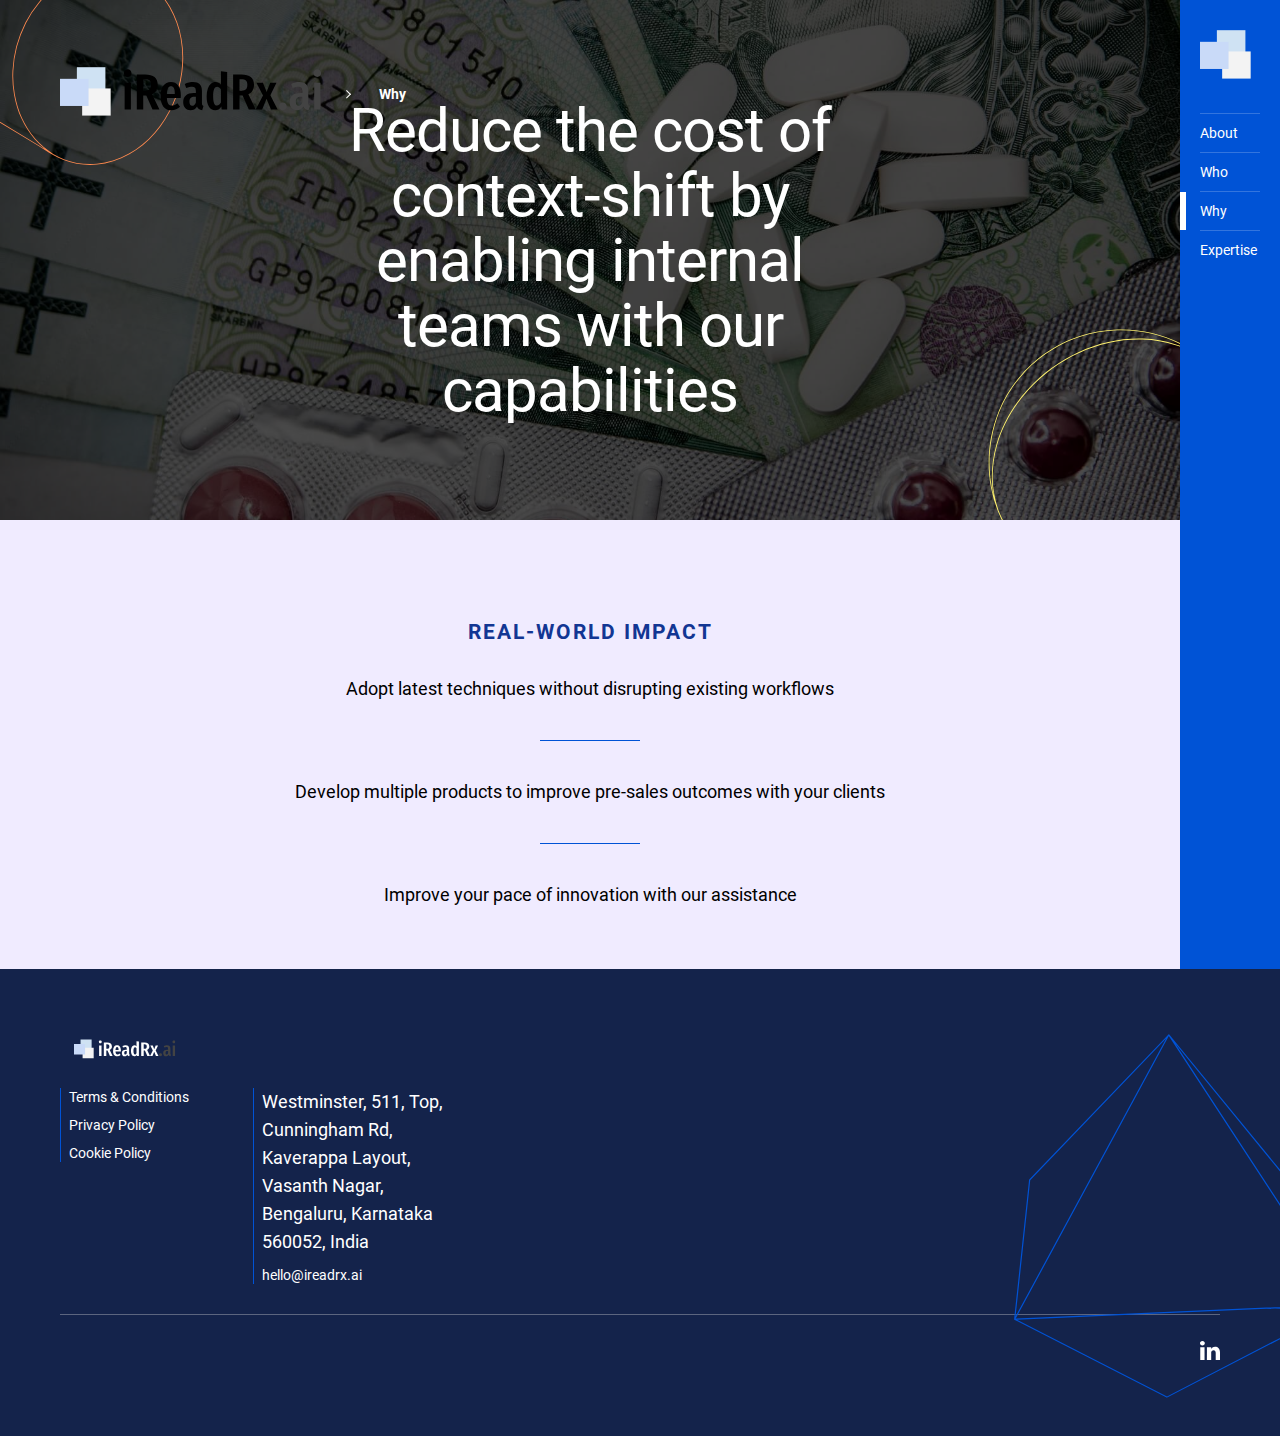
<file: why.html>
<!DOCTYPE html>
<html class="loading" dir="ltr" lang="ALL">

<head>
    <meta http-equiv="Content-Type" content="text/html; charset=UTF-8">
    <meta name="viewport" content="width=device-width, initial-scale=1, minimum-scale=1">
    <base href=".">
    <title>Why | ireadRx.ai</title>
    <link rel="preconnect" href="https://lh3.googleusercontent.com/">
    <link rel="apple-touch-icon" sizes="57x57" href="./assets/apple-icon-57x57.png">
    <link rel="apple-touch-icon" sizes="60x60" href="./assets/apple-icon-60x60.png">
    <link rel="apple-touch-icon" sizes="72x72" href="./assets/apple-icon-72x72.png">
    <link rel="apple-touch-icon" sizes="76x76" href="./assets/apple-icon-76x76.png">
    <link rel="apple-touch-icon" sizes="114x114" href="./assets/apple-icon-114x114.png">
    <link rel="apple-touch-icon" sizes="120x120" href="./assets/apple-icon-120x120.png">
    <link rel="apple-touch-icon" sizes="144x144" href="./assets/apple-icon-144x144.png">
    <link rel="apple-touch-icon" sizes="152x152" href="./assets/apple-icon-152x152.png">
    <link rel="apple-touch-icon" sizes="180x180" href="./assets/apple-icon-180x180.png">
    <link rel="icon" type="image/png" sizes="192x192" href="/android-icon-192x192.png">
    <link rel="icon" type="image/png" sizes="32x32" href="./assets/favicon-32x32.png">
    <link rel="icon" type="image/png" sizes="96x96" href="./assets/favicon-96x96.png">
    <link rel="icon" type="image/png" sizes="16x16" href="./assets/favicon-16x16.png">
    <link rel="stylesheet" href="./assets/why.css">
    <style>
    </style>
    <style>[_nghost-deepmind-website-c8]{display:block}.media[_ngcontent-deepmind-website-c8]{display:block;height:100%;position:absolute;top:0;width:100%}.link[_ngcontent-deepmind-website-c8]   .icon[_ngcontent-deepmind-website-c8]{height:30px;min-width:30px;position:relative;width:30px}.link.external[_ngcontent-deepmind-website-c8]:focus   .icon[_ngcontent-deepmind-website-c8]::before, .link.external[_ngcontent-deepmind-website-c8]:hover   .icon[_ngcontent-deepmind-website-c8]::before{background-color:#0053d6}.link.external[_ngcontent-deepmind-website-c8]   .icon[_ngcontent-deepmind-website-c8]::before{background-color:#ffdb13;border-radius:50%;content:"";display:block;height:30px;position:absolute;right:0;width:30px}.link.external[_ngcontent-deepmind-website-c8]   svg[_ngcontent-deepmind-website-c8]{background-color:transparent;border-radius:0;padding:8px;position:relative}.link.transparent[_ngcontent-deepmind-website-c8]   .icon[_ngcontent-deepmind-website-c8]{line-height:0}.hero-link[_ngcontent-deepmind-website-c8]{align-items:flex-start;font:500 14px/30px "Roboto",Helvetica,Arial,sans-serif;letter-spacing:0}@media (min-width:1024px){.hero-link[_ngcontent-deepmind-website-c8]{font-size:18px;line-height:30px}}.cta-text[_ngcontent-deepmind-website-c8]{margin-right:10px;text-transform:uppercase}</style>
    <style>[_nghost-deepmind-website-c10]{display:block;position:relative;width:100%}</style>
    <style>[_nghost-deepmind-website-c12]{display:block;overflow:hidden}main[_ngcontent-deepmind-website-c12]{display:block}dm-breadcrumb[_ngcontent-deepmind-website-c12]{left:20px;position:absolute;top:25px}dm-breadcrumb.is-homepage[_ngcontent-deepmind-website-c12]{display:none}dm-jump-links[_ngcontent-deepmind-website-c12]{padding:0 20px;position:absolute;-webkit-transform:translateY(-66.6666666667%);transform:translateY(-66.6666666667%)}@media (min-width:768px){dm-breadcrumb[_ngcontent-deepmind-website-c12]{left:30px}dm-jump-links[_ngcontent-deepmind-website-c12]{margin:0 0 0 30px;padding:0}}@media (min-width:1024px){dm-breadcrumb[_ngcontent-deepmind-website-c12]{left:60px;margin:40px 0 25px;top:0}dm-breadcrumb.is-homepage[_ngcontent-deepmind-website-c12]{display:flex;justify-content:center;left:0;width:100%}dm-jump-links[_ngcontent-deepmind-website-c12]{margin:0 0 0 60px}}@media (min-width:1440px){dm-breadcrumb[_ngcontent-deepmind-website-c12]{left:90px}dm-jump-links[_ngcontent-deepmind-website-c12]{margin:0 0 0 90px}}</style>
    <style>[_nghost-deepmind-website-c13]{display:block}.theme-dark[_nghost-deepmind-website-c13]   li[_ngcontent-deepmind-website-c13]   a[_ngcontent-deepmind-website-c13]{color:#0053d6}.theme-dark[_nghost-deepmind-website-c13]   .arrow[_ngcontent-deepmind-website-c13], .theme-dark[_nghost-deepmind-website-c13]   .logo[_ngcontent-deepmind-website-c13]   svg[_ngcontent-deepmind-website-c13]{fill:#0053d6}ul[_ngcontent-deepmind-website-c13]{align-items:center;display:flex;list-style:none}ul[_ngcontent-deepmind-website-c13]   li[_ngcontent-deepmind-website-c13]{align-items:center;display:flex}ul[_ngcontent-deepmind-website-c13]   li[_ngcontent-deepmind-website-c13]:not(:nth-child(2)){display:none}@media (min-width:1024px){ul[_ngcontent-deepmind-website-c13]   li[_ngcontent-deepmind-website-c13]:not(:nth-child(2)){display:flex}}ul[_ngcontent-deepmind-website-c13]   li[_ngcontent-deepmind-website-c13]:last-child   a[_ngcontent-deepmind-website-c13]{font-weight:700}ul[_ngcontent-deepmind-website-c13]   li[_ngcontent-deepmind-website-c13]   .nav-cta[_ngcontent-deepmind-website-c13]:focus, ul[_ngcontent-deepmind-website-c13]   li[_ngcontent-deepmind-website-c13]   .nav-cta[_ngcontent-deepmind-website-c13]:hover{border:0}ul[_ngcontent-deepmind-website-c13]   li[_ngcontent-deepmind-website-c13]   .disabled[_ngcontent-deepmind-website-c13]{cursor:default;pointer-events:none}ul[_ngcontent-deepmind-website-c13]   li[_ngcontent-deepmind-website-c13]   .disabled[_ngcontent-deepmind-website-c13]:focus, ul[_ngcontent-deepmind-website-c13]   li[_ngcontent-deepmind-website-c13]   .disabled[_ngcontent-deepmind-website-c13]:hover{color:#fff}ul[_ngcontent-deepmind-website-c13]   .logo[_ngcontent-deepmind-website-c13]   svg[_ngcontent-deepmind-website-c13]{display:none;fill:#fff;height:25px;width:110px}ul[_ngcontent-deepmind-website-c13]   .arrow[_ngcontent-deepmind-website-c13]{fill:#fff;height:9px;margin:0 25px 0 0;-webkit-transform:scaleX(-1);transform:scaleX(-1);width:5px}ul[_ngcontent-deepmind-website-c13]   .arrow.is-last[_ngcontent-deepmind-website-c13]{display:none}@media (min-width:1024px){ul[_ngcontent-deepmind-website-c13]   .logo[_ngcontent-deepmind-website-c13]   svg[_ngcontent-deepmind-website-c13]{display:block;height:28px;width:130px}ul[_ngcontent-deepmind-website-c13]   .arrow[_ngcontent-deepmind-website-c13]{margin:0 25px;-webkit-transform:scaleX(1);transform:scaleX(1)}ul[_ngcontent-deepmind-website-c13]   .arrow.is-last[_ngcontent-deepmind-website-c13]{display:inline}}</style>
    <style>[_nghost-deepmind-website-c14]{display:flex;position:relative;z-index:0}.hero-container[_ngcontent-deepmind-website-c14]{display:flex;flex-direction:column;justify-content:center;min-height:520px;width:100%}.height-short[_nghost-deepmind-website-c14]   .hero-container[_ngcontent-deepmind-website-c14]{padding-bottom:50px;padding-top:50px}.align-center[_nghost-deepmind-website-c14]   .hero-container[_ngcontent-deepmind-website-c14]{align-items:center;text-align:center}.align-right[_nghost-deepmind-website-c14]   .hero-container[_ngcontent-deepmind-website-c14]{align-items:flex-end}.hero-content[_ngcontent-deepmind-website-c14]{margin:30px 0 0;max-width:340px}@media (min-width:768px){.height-short[_nghost-deepmind-website-c14]   .hero-container[_ngcontent-deepmind-website-c14]{min-height:540px}.hero-content[_ngcontent-deepmind-website-c14]{max-width:500px}}@media (min-width:1440px){.hero-container[_ngcontent-deepmind-website-c14]{min-height:700px}.hero-content[_ngcontent-deepmind-website-c14]{max-width:790px}}@media (min-width:2048px){.hero-content[_ngcontent-deepmind-website-c14]{max-width:920px}}.hero-content[_ngcontent-deepmind-website-c14]   .dm-cta.pill[_ngcontent-deepmind-website-c14]{margin:30px 0 0}@media (min-width:768px){.hero-content[_ngcontent-deepmind-website-c14]   .dm-cta.pill[_ngcontent-deepmind-website-c14]{margin:20px 0 0}}@media (min-width:1024px){.hero-content[_ngcontent-deepmind-website-c14]   .dm-cta.pill[_ngcontent-deepmind-website-c14]{margin:50px 0 0}}@media (min-width:1440px){.hero-content[_ngcontent-deepmind-website-c14]   .dm-cta.pill[_ngcontent-deepmind-website-c14]{margin:50px 0 0}}dm-social-share[_ngcontent-deepmind-website-c14]{width:50%}</style>
    <style>.job-hero[_nghost-deepmind-website-c14]{background-color:#ffeacc}.text-light[_nghost-deepmind-website-c14]   .dm-h1[_ngcontent-deepmind-website-c14], .text-light[_nghost-deepmind-website-c14]   .dm-h2[_ngcontent-deepmind-website-c14], .text-light[_nghost-deepmind-website-c14]   p[_ngcontent-deepmind-website-c14]{color:#fff}.text-dark[_nghost-deepmind-website-c14]   .dm-h1[_ngcontent-deepmind-website-c14], .text-dark[_nghost-deepmind-website-c14]   .dm-h2[_ngcontent-deepmind-website-c14], .text-dark[_nghost-deepmind-website-c14]   p[_ngcontent-deepmind-website-c14]{color:#0053d6}</style>
    <style>[_nghost-deepmind-website-c20]{display:block;height:100%;left:0;overflow:hidden;pointer-events:none;position:absolute;top:0;width:100%;z-index:1}.overflow[_nghost-deepmind-website-c20]{overflow:visible}.hide-on-mobile[_nghost-deepmind-website-c20]{display:none}[_nghost-deepmind-website-c20]   svg[_ngcontent-deepmind-website-c20]{height:200px;width:200px}.top-left[_ngcontent-deepmind-website-c20]{left:-60px;position:absolute;top:-60px}@media (min-width:768px){.hide-on-mobile[_nghost-deepmind-website-c20]{display:block}[_nghost-deepmind-website-c20]   svg[_ngcontent-deepmind-website-c20]{height:225px;width:225px}.top-left[_ngcontent-deepmind-website-c20]{left:-50px;top:-50px}}@media (min-width:1024px){[_nghost-deepmind-website-c20]   svg[_ngcontent-deepmind-website-c20]{height:280px;width:280px}.top-left[_ngcontent-deepmind-website-c20]{left:-75px;top:-75px}}@media (min-width:1440px){[_nghost-deepmind-website-c20]   svg[_ngcontent-deepmind-website-c20]{height:375px;width:375px}.top-left[_ngcontent-deepmind-website-c20]{left:-100px;top:-100px}}.top-right[_ngcontent-deepmind-website-c20]{position:absolute;right:-60px;top:-60px}@media (min-width:768px){.top-right[_ngcontent-deepmind-website-c20]{right:-50px;top:-50px}}@media (min-width:1024px){.top-right[_ngcontent-deepmind-website-c20]{right:-75px;top:-75px}}@media (min-width:1440px){.top-right[_ngcontent-deepmind-website-c20]{right:-100px;top:-100px}}.bottom-right[_ngcontent-deepmind-website-c20]{bottom:-60px;position:absolute;right:-60px}@media (min-width:768px){.bottom-right[_ngcontent-deepmind-website-c20]{bottom:-50px;right:-50px}}@media (min-width:1024px){.bottom-right[_ngcontent-deepmind-website-c20]{bottom:-75px;right:-75px}}@media (min-width:1440px){.bottom-right[_ngcontent-deepmind-website-c20]{bottom:-100px;right:-100px}}.bottom-left[_ngcontent-deepmind-website-c20]{bottom:-60px;left:-60px;position:absolute}@media (min-width:768px){.bottom-left[_ngcontent-deepmind-website-c20]{bottom:-50px;left:-50px}}@media (min-width:1024px){.bottom-left[_ngcontent-deepmind-website-c20]{bottom:-75px;left:-75px}}@media (min-width:1440px){.bottom-left[_ngcontent-deepmind-website-c20]{bottom:-100px;left:-100px}}.blue[_ngcontent-deepmind-website-c20]   svg[_ngcontent-deepmind-website-c20]{fill:#0053d6}.orange[_ngcontent-deepmind-website-c20]   svg[_ngcontent-deepmind-website-c20]{fill:#ff8a4f}.purple[_ngcontent-deepmind-website-c20]   svg[_ngcontent-deepmind-website-c20]{fill:#ad70ff}.red[_ngcontent-deepmind-website-c20]   svg[_ngcontent-deepmind-website-c20]{fill:#ff617b}.teal[_ngcontent-deepmind-website-c20]   svg[_ngcontent-deepmind-website-c20]{fill:#49ebd0}.yellow[_ngcontent-deepmind-website-c20]   svg[_ngcontent-deepmind-website-c20]{fill:#fff26e}</style>
    <style>[_nghost-deepmind-website-c16]{display:block;position:relative;width:100%;z-index:20}@media (min-width:768px){[_nghost-deepmind-website-c16]{width:340px}}@media (min-width:1024px){[_nghost-deepmind-website-c16]{width:250px}}@media (min-width:1440px){[_nghost-deepmind-website-c16]{width:260px}}aside[_ngcontent-deepmind-website-c16]{background-color:#ffdb13;display:block;padding:15px 15px 15px 20px}@media (min-width:1024px){aside[_ngcontent-deepmind-website-c16]{padding:25px 20px 25px 30px}}.header[_ngcontent-deepmind-website-c16]{align-items:center;display:flex;justify-content:space-between;width:100%}.header[_ngcontent-deepmind-website-c16]   p[_ngcontent-deepmind-website-c16]{font-size:16px}.accordion-button[_ngcontent-deepmind-website-c16]{width:28px}.accordion-button[_ngcontent-deepmind-website-c16]   .icon[_ngcontent-deepmind-website-c16]{background-color:#0053d6;display:block;height:1px;-webkit-transform:rotate(0);transform:rotate(0);transition:.3s -webkit-transform ease;transition:.3s transform ease;transition:.3s transform ease,.3s -webkit-transform ease;width:17px}.accordion-button[_ngcontent-deepmind-website-c16]   .icon[_ngcontent-deepmind-website-c16]::after, .accordion-button[_ngcontent-deepmind-website-c16]   .icon[_ngcontent-deepmind-website-c16]::before{background-color:#0053d6;content:"";display:block;height:1px;position:absolute;-webkit-transform-origin:right;transform-origin:right;transition:.3s -webkit-transform ease;transition:.3s transform ease;transition:.3s transform ease,.3s -webkit-transform ease;width:8px}.accordion-button[_ngcontent-deepmind-website-c16]   .icon[_ngcontent-deepmind-website-c16]::before{-webkit-transform:rotate(90deg);transform:rotate(90deg)}.accordion-button[_ngcontent-deepmind-website-c16]   .icon[_ngcontent-deepmind-website-c16]::after{-webkit-transform:rotate(-90deg);transform:rotate(-90deg)}@media (min-width:768px){.accordion-button.is-open[_ngcontent-deepmind-website-c16]   .icon[_ngcontent-deepmind-website-c16]{-webkit-transform:rotate(90deg);transform:rotate(90deg)}}.accordion-button.is-open[_ngcontent-deepmind-website-c16]   .icon[_ngcontent-deepmind-website-c16]::before{-webkit-transform:rotate(180deg);transform:rotate(180deg)}@media (min-width:768px){.accordion-button.is-open[_ngcontent-deepmind-website-c16]   .icon[_ngcontent-deepmind-website-c16]::before{-webkit-transform:translateX(9px) rotate(45deg);transform:translateX(9px) rotate(45deg)}}.accordion-button.is-open[_ngcontent-deepmind-website-c16]   .icon[_ngcontent-deepmind-website-c16]::after{-webkit-transform:rotate(0);transform:rotate(0)}@media (min-width:768px){.accordion-button.is-open[_ngcontent-deepmind-website-c16]   .icon[_ngcontent-deepmind-website-c16]::after{-webkit-transform:translateX(9px) rotate(-45deg);transform:translateX(9px) rotate(-45deg)}}ul[_ngcontent-deepmind-website-c16]{list-style:none;padding:20px 0 0}ul[_ngcontent-deepmind-website-c16]   li[_ngcontent-deepmind-website-c16]   button[_ngcontent-deepmind-website-c16]{text-align:left}</style>
    <style>[_nghost-deepmind-website-c7]{display:block;overflow:hidden}.header[_ngcontent-deepmind-website-c7]{align-items:center;border-top:1px solid rgba(216,216,216,.2);display:flex;justify-content:flex-end;line-height:normal;padding:15px 0;text-align:left;width:100%}.header[_ngcontent-deepmind-website-c7]:hover   svg[_ngcontent-deepmind-website-c7]{background-color:#0053d6;fill:#fff}.header[_ngcontent-deepmind-website-c7]:focus{outline:0}@media (min-width:768px){.header[_ngcontent-deepmind-website-c7]{border:0;padding:0}.border-accordion[_ngcontent-deepmind-website-c7]{border-top:1px solid #d8d8d8;margin:0}}.theme-dark[_nghost-deepmind-website-c7]   .header[_ngcontent-deepmind-website-c7]   svg[_ngcontent-deepmind-website-c7]{border:1px solid #fff;fill:#fff}.header[_ngcontent-deepmind-website-c7]   svg[_ngcontent-deepmind-website-c7]{border:1px solid #0053d6;border-radius:50%;fill:#0053d6;height:20px;min-width:20px;transition:background-color .15s,fill .15s;width:20px}.border-accordion[_ngcontent-deepmind-website-c7]{border-left:6px solid transparent;padding:15px 0}.border-accordion.item-padding-edge[_ngcontent-deepmind-website-c7]{padding:15px}.border-accordion.is-open[_ngcontent-deepmind-website-c7]{border-left:6px solid #fff}.border-accordion[_ngcontent-deepmind-website-c7]   svg[_ngcontent-deepmind-website-c7]{display:inline}@media (min-width:1024px){.border-accordion[_ngcontent-deepmind-website-c7]{border:0;margin:0 0 12px;padding:0}.border-accordion.is-open[_ngcontent-deepmind-website-c7]{border-left:0}.border-accordion[_ngcontent-deepmind-website-c7]   svg[_ngcontent-deepmind-website-c7]{display:none}}</style>
    <style>[_nghost-deepmind-website-c22]{display:block;padding:80px 0
50px;position:relative;text-align:center}.theme-dark[_nghost-deepmind-website-c22]{background-color:#14234b}@media
(min-width:768px){.feature-text-container[_ngcontent-deepmind-website-c22]{margin:0
96px}}@media (min-width:1024px){[_nghost-deepmind-website-c22]{padding:100px 0
60px}.feature-text-container[_ngcontent-deepmind-website-c22]{margin:0
128px}}@media
(min-width:1440px){.feature-text-container[_ngcontent-deepmind-website-c22]{margin:0
180px}.feature-text-container.no-copy[_ngcontent-deepmind-website-c22]{margin:0
200px}}.feature-text-container[_ngcontent-deepmind-website-c22]
dm-link[_ngcontent-deepmind-website-c22]{margin-bottom:40px}
.caption[_ngcontent-deepmind-website-c22]{margin: 0 0 30px; font-size: 21px;
line-height: 25px;} dm-h3[_ngcontent-deepmind-website-c22]{margin:0
auto;max-width:335px}.body[_ngcontent-deepmind-website-c22]{margin:30px auto
0;max-width:335px}figure[_ngcontent-deepmind-website-c22]{margin:100px 0
0;z-index:0}figure[_ngcontent-deepmind-website-c22]
picture[_ngcontent-deepmind-website-c22]{left:-20px;position:relative}figure[_ngcontent-deepmind-website-c22]
img[_ngcontent-deepmind-website-c22]{max-width:none;width:calc(100% +
20px)}@media (min-width:768px){.body[_ngcontent-deepmind-website-c22],
dm-h3[_ngcontent-deepmind-website-c22]{max-width:465px}figure[_ngcontent-deepmind-website-c22]
picture[_ngcontent-deepmind-website-c22]{left:-30px}figure[_ngcontent-deepmind-website-c22]
img[_ngcontent-deepmind-website-c22]{width:calc(100% + 30px)}}@media
(min-width:1024px){dm-h3[_ngcontent-deepmind-website-c22]{max-width:680px}.body[_ngcontent-deepmind-website-c22]{max-width:540px}figure[_ngcontent-deepmind-website-c22]
picture[_ngcontent-deepmind-website-c22]{left:-60px}figure[_ngcontent-deepmind-website-c22]
img[_ngcontent-deepmind-website-c22]{width:calc(100% + 60px)}}@media
(min-width:1440px){dm-h3[_ngcontent-deepmind-website-c22]{max-width:960px}.body[_ngcontent-deepmind-website-c22]{max-width:560px}figure[_ngcontent-deepmind-website-c22]
picture[_ngcontent-deepmind-website-c22]{left:calc(((90px + 100px) + (100vw -
1440px - 100px)/ 2) * -1)}figure[_ngcontent-deepmind-website-c22]
img[_ngcontent-deepmind-website-c22]{width:calc((100% + 100px) + (100vw - 100% -
100px)/ 2)}}@media (min-width:2048px){figure[_ngcontent-deepmind-website-c22]
picture[_ngcontent-deepmind-website-c22]{left:calc((90px + (100vw - 1440px -
100px)/ 2) * -1)}figure[_ngcontent-deepmind-website-c22]
img[_ngcontent-deepmind-website-c22]{width:calc((1440px - 90px) + (100vw -
1440px - 100px)/ 2)}}figure[_ngcontent-deepmind-website-c22]
figcaption[_ngcontent-deepmind-website-c22]{bottom:-40px;display:flex;justify-content:flex-end;position:relative}</style>
    <style>[_nghost-deepmind-website-c23]{background-color:#f0ebff;display:block;padding:50px 0 70px;position:relative}.intro-row[_ngcontent-deepmind-website-c23], .row[_ngcontent-deepmind-website-c23]{display:flex;flex-direction:column}@media (min-width:1440px){.intro-row[_ngcontent-deepmind-website-c23], .row[_ngcontent-deepmind-website-c23]{margin-bottom:110px}}@media (min-width:2048px){.intro-row[_ngcontent-deepmind-website-c23], .row[_ngcontent-deepmind-website-c23]{margin-bottom:120px}}.intro-row[_ngcontent-deepmind-website-c23]{margin-bottom:45px}@media (min-width:768px){[_nghost-deepmind-website-c23]{padding:70px 0}.intro-row[_ngcontent-deepmind-website-c23], .row[_ngcontent-deepmind-website-c23]{flex-direction:row}.intro-row[_ngcontent-deepmind-website-c23]{margin-bottom:50px}}@media (min-width:1440px){.intro-row[_ngcontent-deepmind-website-c23]{margin-bottom:100px}}@media (min-width:2048px){.intro-row[_ngcontent-deepmind-website-c23]{margin-bottom:60px}}.row[_ngcontent-deepmind-website-c23]{margin-bottom:50px}.row[_ngcontent-deepmind-website-c23]:last-child{margin-bottom:0}.body[_ngcontent-deepmind-website-c23], .image-container[_ngcontent-deepmind-website-c23]{width:100%}@media (min-width:768px){.body[_ngcontent-deepmind-website-c23], .image-container[_ngcontent-deepmind-website-c23]{width:50%}.flip[_ngcontent-deepmind-website-c23]   .image-container[_ngcontent-deepmind-website-c23]{order:1}}.image[_ngcontent-deepmind-website-c23]{margin:0 calc((20px * -1) - 90px) 0 auto;max-width:none;width:100%}.flip[_ngcontent-deepmind-website-c23]   .image[_ngcontent-deepmind-website-c23]{margin:0 auto 0 calc((20px * -1) - 90px)}@media (min-width:768px){.image[_ngcontent-deepmind-website-c23]{margin:0;max-width:100%}.flip[_ngcontent-deepmind-website-c23]   .image[_ngcontent-deepmind-website-c23]{margin:0}}.body[_ngcontent-deepmind-website-c23]{margin-bottom:15px}@media (min-width:768px){.body[_ngcontent-deepmind-website-c23]{margin:0 30px 0 0}.flip[_ngcontent-deepmind-website-c23]   .body[_ngcontent-deepmind-website-c23]{margin:0 0 0 30px;order:2}}@media (min-width:1024px){[_nghost-deepmind-website-c23]{padding:85px 0}.body[_ngcontent-deepmind-website-c23]{margin:0 100px 0 0}.flip[_ngcontent-deepmind-website-c23]   .body[_ngcontent-deepmind-website-c23]{margin:0 0 0 100px}}.dm-h5[_ngcontent-deepmind-website-c23]{font:700 18px/22px "Roboto",Helvetica,Arial,sans-serif}@media (min-width:1440px){.body[_ngcontent-deepmind-website-c23]{margin:0 140px 0 0}.flip[_ngcontent-deepmind-website-c23]   .body[_ngcontent-deepmind-website-c23]{margin:0 0 0 140px}.dm-h5[_ngcontent-deepmind-website-c23]{font-size:21px;line-height:25px}}</style>
    <style>[_nghost-deepmind-website-c24]{display:block;padding:45px 0;position:relative}@media (min-width:768px){[_nghost-deepmind-website-c24]{padding:50px 0}}.text-block[_ngcontent-deepmind-website-c24]{display:flex;flex-direction:column}.text-block[_ngcontent-deepmind-website-c24]   .dm-h3[_ngcontent-deepmind-website-c24]{min-width:100%}@media (min-width:1024px){.text-block[_ngcontent-deepmind-website-c24]{align-items:baseline;flex-direction:row}.text-block[_ngcontent-deepmind-website-c24]   .dm-h3[_ngcontent-deepmind-website-c24]{margin:0 85px 0 0;min-width:280px}}@media (min-width:1440px){[_nghost-deepmind-website-c24]{padding:70px 0}.text-block[_ngcontent-deepmind-website-c24]   .dm-h3[_ngcontent-deepmind-website-c24]{margin:0 100px 0 0;min-width:325px}}@media (min-width:2048px){.text-block[_ngcontent-deepmind-website-c24]   .dm-h3[_ngcontent-deepmind-website-c24]{min-width:375px}}.text-block[_ngcontent-deepmind-website-c24]   .body[_ngcontent-deepmind-website-c24]   .intro[_ngcontent-deepmind-website-c24]{margin:0 0 30px}@media (min-width:1024px){.text-block[_ngcontent-deepmind-website-c24]   .body[_ngcontent-deepmind-website-c24]   .intro[_ngcontent-deepmind-website-c24]{margin:0 0 45px}}.text-block[_ngcontent-deepmind-website-c24]   .body[_ngcontent-deepmind-website-c24]   .text[_ngcontent-deepmind-website-c24]{margin-bottom:30px}.text-block[_ngcontent-deepmind-website-c24]   .links[_ngcontent-deepmind-website-c24]{display:flex;flex-direction:column}.text-block[_ngcontent-deepmind-website-c24]   .links[_ngcontent-deepmind-website-c24]   dm-link[_ngcontent-deepmind-website-c24]:not(:last-child){margin-bottom:5px}.text-block[_ngcontent-deepmind-website-c24]   picture[_ngcontent-deepmind-website-c24]{height:auto;position:relative;display:block;margin-bottom:30px;overflow:hidden}.text-block[_ngcontent-deepmind-website-c24]   picture[_ngcontent-deepmind-website-c24]::before{content:"";display:block;padding-top:56.25%;width:100%}.text-block[_ngcontent-deepmind-website-c24]   picture[_ngcontent-deepmind-website-c24] > img[_ngcontent-deepmind-website-c24], .text-block[_ngcontent-deepmind-website-c24]   picture[_ngcontent-deepmind-website-c24] > path[_ngcontent-deepmind-website-c24], .text-block[_ngcontent-deepmind-website-c24]   picture[_ngcontent-deepmind-website-c24] > svg[_ngcontent-deepmind-website-c24]{display:block;left:0;position:absolute;top:0;width:100%}.text-block[_ngcontent-deepmind-website-c24]   picture[_ngcontent-deepmind-website-c24]   img[_ngcontent-deepmind-website-c24]{left:50%;top:50%;-webkit-transform:translate(-50%,-50%);transform:translate(-50%,-50%)}</style>
    <style>[_nghost-deepmind-website-c25]{background-color:#ffeacc;display:block;padding:40px 0;position:relative}@media (min-width:768px){[_nghost-deepmind-website-c25]{padding:50px 0}}.collapse-intro[_nghost-deepmind-website-c25]{padding-top:0}.items[_ngcontent-deepmind-website-c25]{display:flex;flex-direction:column;flex-wrap:wrap;justify-content:space-between;margin:40px 0 0}@media (min-width:768px){.items[_ngcontent-deepmind-website-c25]{flex-direction:row;margin:30px 0 0}}.collapse-intro[_nghost-deepmind-website-c25]   .items[_ngcontent-deepmind-website-c25]{margin:0}.items[_ngcontent-deepmind-website-c25]   .item[_ngcontent-deepmind-website-c25]{margin:0 30px 30px 0;width:100%}@media (min-width:768px){.items[_ngcontent-deepmind-website-c25]   .item[_ngcontent-deepmind-website-c25]{margin:0;width:calc(50% - 30px)}}@media (min-width:1024px){[_nghost-deepmind-website-c25]{padding:90px 0}.items[_ngcontent-deepmind-website-c25]{margin:45px 0 0}.items[_ngcontent-deepmind-website-c25]   .item[_ngcontent-deepmind-website-c25]{margin:0 30px 30px 0;max-width:calc(1 / 3 * 100% - 30px)}}.items[_ngcontent-deepmind-website-c25]   .item[_ngcontent-deepmind-website-c25]   .image[_ngcontent-deepmind-website-c25]{margin:0 0 25px}@media (min-width:768px){.items[_ngcontent-deepmind-website-c25]   .item[_ngcontent-deepmind-website-c25]:nth-child(3n){margin:0}}ul[_ngcontent-deepmind-website-c25]{list-style:none}</style>
    <style>[_nghost-deepmind-website-c26]{background-color:#ffeacc;display:block;padding:40px 0;position:relative}.row[_ngcontent-deepmind-website-c26]{display:flex;flex-direction:column}.row[_ngcontent-deepmind-website-c26]   .item-wrapper[_ngcontent-deepmind-website-c26]{width:100%}@media (min-width:768px){[_nghost-deepmind-website-c26]{padding:60px 0}[_nghost-deepmind-website-c26]   .user-content[_ngcontent-deepmind-website-c26]{max-width:585px}.row[_ngcontent-deepmind-website-c26]{flex-direction:row}.row[_ngcontent-deepmind-website-c26]   .item-wrapper[_ngcontent-deepmind-website-c26]{margin-top:5px;width:50%}.row[_ngcontent-deepmind-website-c26]   .item-wrapper[_ngcontent-deepmind-website-c26] + .item-wrapper[_ngcontent-deepmind-website-c26]{margin:0 0 0 30px}.row[_ngcontent-deepmind-website-c26]   .item-wrapper[_ngcontent-deepmind-website-c26]   [dmAccordionTitle][_ngcontent-deepmind-website-c26]{display:none}}@media (min-width:1024px){[_nghost-deepmind-website-c26]{padding:80px 0}.row[_ngcontent-deepmind-website-c26]   .item-wrapper[_ngcontent-deepmind-website-c26] + .item-wrapper[_ngcontent-deepmind-website-c26]{margin:0 0 0 40px}}.row[_ngcontent-deepmind-website-c26]   .item-wrapper[_ngcontent-deepmind-website-c26]   [dmAccordionTitle][_ngcontent-deepmind-website-c26]{flex-grow:1;margin:0}.row[_ngcontent-deepmind-website-c26]   .item-wrapper[_ngcontent-deepmind-website-c26]   .item[_ngcontent-deepmind-website-c26]{align-items:flex-start;display:flex;flex-direction:column;margin:0 0 30px}.row[_ngcontent-deepmind-website-c26]   .item-wrapper[_ngcontent-deepmind-website-c26]   .item[_ngcontent-deepmind-website-c26]   .image[_ngcontent-deepmind-website-c26]{height:180px;margin:30px 0;position:relative;width:100%;z-index:0}@media (min-width:768px){.row[_ngcontent-deepmind-website-c26]   .item-wrapper[_ngcontent-deepmind-website-c26]   .item[_ngcontent-deepmind-website-c26]   .image[_ngcontent-deepmind-website-c26]{height:200px}}@media (min-width:1024px){.row[_ngcontent-deepmind-website-c26]   .item-wrapper[_ngcontent-deepmind-website-c26]   .item[_ngcontent-deepmind-website-c26]   .image[_ngcontent-deepmind-website-c26]{height:240px;margin:0 0 25px}}.row[_ngcontent-deepmind-website-c26]   .item-wrapper[_ngcontent-deepmind-website-c26]   .item[_ngcontent-deepmind-website-c26]   .dm-h5[_ngcontent-deepmind-website-c26]{display:none;margin:0}.row[_ngcontent-deepmind-website-c26]   .item-wrapper[_ngcontent-deepmind-website-c26]   .item[_ngcontent-deepmind-website-c26]   a[_ngcontent-deepmind-website-c26]{margin:0 0 10px}@media (min-width:768px){.row[_ngcontent-deepmind-website-c26]   .item-wrapper[_ngcontent-deepmind-website-c26]   .item[_ngcontent-deepmind-website-c26]   .dm-h5[_ngcontent-deepmind-website-c26]{display:inline}.row[_ngcontent-deepmind-website-c26] + .row[_ngcontent-deepmind-website-c26]{margin:0 0 45px}}@media (min-width:1024px){.row[_ngcontent-deepmind-website-c26] + .row[_ngcontent-deepmind-website-c26]{margin:0 0 65px}}@media (min-width:1440px){[_nghost-deepmind-website-c26]{padding:90px 0}[_nghost-deepmind-website-c26]   .user-content[_ngcontent-deepmind-website-c26]{max-width:775px}.row[_ngcontent-deepmind-website-c26]   .item-wrapper[_ngcontent-deepmind-website-c26]   .item[_ngcontent-deepmind-website-c26]   .user-content[_ngcontent-deepmind-website-c26]{max-width:460px}.row[_ngcontent-deepmind-website-c26]   .item-wrapper[_ngcontent-deepmind-website-c26]   .item[_ngcontent-deepmind-website-c26]   .image[_ngcontent-deepmind-website-c26]{height:330px}.row[_ngcontent-deepmind-website-c26] + .row[_ngcontent-deepmind-website-c26]{margin:0 0 85px}}</style>
    <style>span.caption[_ngcontent-deepmind-website-c27]{font:11px/16px "Roboto",Helvetica,Arial,sans-serif;letter-spacing:2px;text-transform:uppercase}span.caption.title[_ngcontent-deepmind-website-c27]{font-weight:700}[_nghost-deepmind-website-c27]{display:block;padding:40px 0 55px;position:relative}@media (min-width:768px){[_nghost-deepmind-website-c27]{padding:55px 0 85px}}@media (min-width:1024px){[_nghost-deepmind-website-c27]{padding:85px 0 80px}}.container[_ngcontent-deepmind-website-c27]{display:flex;flex-direction:column;margin:0 0 20px;position:relative}@media (min-width:768px){.container[_ngcontent-deepmind-website-c27]{align-items:flex-end;flex-direction:row;justify-content:space-between;margin:0 0 45px}.container[_ngcontent-deepmind-website-c27]   .staff-bio-intro[_ngcontent-deepmind-website-c27]{max-width:75%}}@media (min-width:1440px){[_nghost-deepmind-website-c27]{padding:90px 0 120px}.container[_ngcontent-deepmind-website-c27]{margin:0 0 70px}}.controls[_ngcontent-deepmind-website-c27]{display:flex;justify-content:space-between;width:100%}dm-arrow-btn[_ngcontent-deepmind-website-c27]:not(:last-child){margin-right:16px}[dmCarouselItem][_ngcontent-deepmind-website-c27]{align-self:flex-start;max-width:147px}[dmCarouselItem][_ngcontent-deepmind-website-c27]:not(:last-child){margin:0 20px 0 0}@media (min-width:768px){.controls[_ngcontent-deepmind-website-c27]{justify-content:normal;width:auto}[dmCarouselItem][_ngcontent-deepmind-website-c27]{max-width:160px}[dmCarouselItem][_ngcontent-deepmind-website-c27]:not(:last-child){margin:0 30px 0 0}}@media (min-width:800px){[dmCarouselItem][_ngcontent-deepmind-website-c27]:not(:last-child){margin:0 40px 0 0}}[dmCarouselItem][_ngcontent-deepmind-website-c27]   .dm-h5[_ngcontent-deepmind-website-c27]{font-size:16px;margin:0}[dmCarouselItem][_ngcontent-deepmind-website-c27]   p[_ngcontent-deepmind-website-c27]{margin:0 0 15px}[dmCarouselItem][_ngcontent-deepmind-website-c27]   p.small[_ngcontent-deepmind-website-c27]{line-height:20px}[dmCarouselItem][_ngcontent-deepmind-website-c27]   .expand[_ngcontent-deepmind-website-c27]   .caption[_ngcontent-deepmind-website-c27]{color:#0053d6;margin:0 0 0 10px}[dmCarouselItem][_ngcontent-deepmind-website-c27]   .expand[_ngcontent-deepmind-website-c27]   svg[_ngcontent-deepmind-website-c27]{height:24px;min-width:24px;width:24px}[dmCarouselItem][_ngcontent-deepmind-website-c27]   picture[_ngcontent-deepmind-website-c27]{display:flex;height:196px;overflow:hidden}[dmCarouselItem][_ngcontent-deepmind-website-c27]   picture[_ngcontent-deepmind-website-c27]   img[_ngcontent-deepmind-website-c27]{height:100%;max-width:none;width:auto}.staff-modal-container[_ngcontent-deepmind-website-c27]{background-color:#fff;display:flex;height:100%;margin:30px;max-height:80vh;max-width:900px;overflow:auto;position:relative;width:100%}.staff-modal-container[_ngcontent-deepmind-website-c27]   .close[_ngcontent-deepmind-website-c27]{position:absolute;right:20px;top:20px;-webkit-transform:rotate(45deg);transform:rotate(45deg);z-index:3}@media (min-width:768px){[dmCarouselItem][_ngcontent-deepmind-website-c27]   picture[_ngcontent-deepmind-website-c27]{height:213px}.staff-modal-container[_ngcontent-deepmind-website-c27]{max-height:calc(100vh - 60px)}.staff-modal-container[_ngcontent-deepmind-website-c27]   .close[_ngcontent-deepmind-website-c27]{right:30px;top:30px}}.staff-modal-container[_ngcontent-deepmind-website-c27]   .picture[_ngcontent-deepmind-website-c27]{display:none;flex-shrink:0}@media (min-width:768px){.staff-modal-container[_ngcontent-deepmind-website-c27]   .picture[_ngcontent-deepmind-website-c27]{display:block;max-width:250px;width:calc(50% - 30px)}}.staff-modal-container[_ngcontent-deepmind-website-c27]   .staff-description[_ngcontent-deepmind-website-c27]{height:100%;padding:20px}@media (min-width:768px){.staff-modal-container[_ngcontent-deepmind-website-c27]   .staff-description[_ngcontent-deepmind-website-c27]{padding:30px}}@media (min-width:1024px){.staff-modal-container[_ngcontent-deepmind-website-c27]   .close[_ngcontent-deepmind-website-c27]{right:20px;top:20px}.staff-modal-container[_ngcontent-deepmind-website-c27]   .picture[_ngcontent-deepmind-website-c27]{max-width:none;width:calc(50% - 70px)}.staff-modal-container[_ngcontent-deepmind-website-c27]   .staff-description[_ngcontent-deepmind-website-c27]{padding:70px}}@media (min-width:1440px){.staff-modal-container[_ngcontent-deepmind-website-c27]   .close[_ngcontent-deepmind-website-c27]{right:35px;top:35px}.staff-modal-container[_ngcontent-deepmind-website-c27]   .picture[_ngcontent-deepmind-website-c27]{width:calc(50% - 100px)}.staff-modal-container[_ngcontent-deepmind-website-c27]   .staff-description[_ngcontent-deepmind-website-c27]{padding:100px}}.staff-modal-container[_ngcontent-deepmind-website-c27]   .staff-content[_ngcontent-deepmind-website-c27]{margin-bottom:30px}.staff-modal-container[_ngcontent-deepmind-website-c27]   .staff-cta[_ngcontent-deepmind-website-c27]{align-items:flex-start;display:flex;flex-direction:column}.staff-modal-container[_ngcontent-deepmind-website-c27]   .staff-cta[_ngcontent-deepmind-website-c27]   a[_ngcontent-deepmind-website-c27]:not(:last-child){margin-bottom:10px}.staff-modal-container[_ngcontent-deepmind-website-c27]   .dm-h3[_ngcontent-deepmind-website-c27]{margin:0 0 10px}.staff-modal-container[_ngcontent-deepmind-website-c27]   p[_ngcontent-deepmind-website-c27]{margin:0 0 30px}a.twitter[_ngcontent-deepmind-website-c27]   svg[_ngcontent-deepmind-website-c27]{height:30px;padding:4px;width:30px}a.arrow[_ngcontent-deepmind-website-c27]   svg[_ngcontent-deepmind-website-c27]{fill:#0053d6;height:20px;padding-left:10px;width:20px}a.arrow[_ngcontent-deepmind-website-c27]:focus   svg[_ngcontent-deepmind-website-c27], a.arrow[_ngcontent-deepmind-website-c27]:hover   svg[_ngcontent-deepmind-website-c27]{fill:#fff}picture[_ngcontent-deepmind-website-c27]{margin:0 0 20px}@media (min-width:768px){picture[_ngcontent-deepmind-website-c27]{margin:0 0 30px}}picture.h-left[_ngcontent-deepmind-website-c27]{justify-content:flex-start}picture.h-center[_ngcontent-deepmind-website-c27]{justify-content:center}picture.h-right[_ngcontent-deepmind-website-c27]{justify-content:flex-end}picture.v-left[_ngcontent-deepmind-website-c27]{align-items:flex-start}picture.v-center[_ngcontent-deepmind-website-c27]{align-items:center}picture.v-right[_ngcontent-deepmind-website-c27]{align-items:flex-end}</style>
    <style>[_nghost-deepmind-website-c29]{display:block}.track-container[_ngcontent-deepmind-website-c29]{overflow:hidden;width:100%}.overflow[_nghost-deepmind-website-c29]   .track-container[_ngcontent-deepmind-website-c29]{overflow:visible}.track[_ngcontent-deepmind-website-c29]{display:flex;position:relative}h3[_ngcontent-deepmind-website-c29], h4[_ngcontent-deepmind-website-c29]{margin:0}</style>
    <style>[_nghost-deepmind-website-c30]{background-color:#f0f5f5;display:block;padding:40px 0 50px;position:relative}@media (min-width:768px){[_nghost-deepmind-website-c30]{padding:50px 0 60px}}@media (min-width:1024px){[_nghost-deepmind-website-c30]{padding:70px 0}}[_nghost-deepmind-website-c30]   .content-wrapper[_ngcontent-deepmind-website-c30]{background-color:transparent}.header[_ngcontent-deepmind-website-c30]{margin:0 0 40px}@media (min-width:768px){.header[_ngcontent-deepmind-website-c30]{margin:0 0 20px}}@media (min-width:1024px){.header[_ngcontent-deepmind-website-c30]{margin:0 0 30px}}@media (min-width:1440px){[_nghost-deepmind-website-c30]{padding:80px 0 100px}.header[_ngcontent-deepmind-website-c30]{margin:0 0 60px}}.header[_ngcontent-deepmind-website-c30]   p[_ngcontent-deepmind-website-c30]{margin:0 0 20px;max-width:540px}.content-wrapper[_ngcontent-deepmind-website-c30]{background:linear-gradient(to left,rgba(0,0,0,0) 20px,#fff 0);padding:30px 20px 40px 0}@media (min-width:768px){.header[_ngcontent-deepmind-website-c30]   p[_ngcontent-deepmind-website-c30]{margin:0 0 40px}.content-wrapper[_ngcontent-deepmind-website-c30]{background:linear-gradient(to left,rgba(0,0,0,0) 30px,#fff 0);padding:40px 30px 50px 0}}@media (min-width:1024px){.header[_ngcontent-deepmind-website-c30]   p[_ngcontent-deepmind-website-c30]{max-width:850px}.content-wrapper[_ngcontent-deepmind-website-c30]{background:linear-gradient(to left,rgba(0,0,0,0) 40px,#fff 0);padding:60px 40px 60px 0}}@media (min-width:1440px){.content-wrapper[_ngcontent-deepmind-website-c30]{background:linear-gradient(to left,rgba(0,0,0,0) 60px,#fff 0);padding:80px 0}}@media (min-width:1530px){.content-wrapper[_ngcontent-deepmind-website-c30]{background:linear-gradient(to left,rgba(0,0,0,0) calc((100% - 1440px)/ 2 + 90px),#fff 0)}}.content-wrapper[_ngcontent-deepmind-website-c30]   .nested-content[_ngcontent-deepmind-website-c30]{align-items:flex-start;display:flex;flex-direction:column;padding:0 20px 30px;position:relative}.content-wrapper[_ngcontent-deepmind-website-c30]   .nested-content[_ngcontent-deepmind-website-c30] + .nested-content[_ngcontent-deepmind-website-c30]{padding:0 20px 30px}.content-wrapper[_ngcontent-deepmind-website-c30]   .nested-content[_ngcontent-deepmind-website-c30]   .dm-cta[_ngcontent-deepmind-website-c30] + .dm-cta[_ngcontent-deepmind-website-c30]{margin:10px 0 0}.content-wrapper[_ngcontent-deepmind-website-c30]   .nested-content[_ngcontent-deepmind-website-c30]   .user-content[_ngcontent-deepmind-website-c30]{width:100%}.content-wrapper[_ngcontent-deepmind-website-c30]   .nested-content[_ngcontent-deepmind-website-c30]   .image[_ngcontent-deepmind-website-c30]{margin:15px 0 0}.content-wrapper[_ngcontent-deepmind-website-c30]   .nested-content[_ngcontent-deepmind-website-c30]   .image[_ngcontent-deepmind-website-c30]   picture[_ngcontent-deepmind-website-c30]{margin:0 0 15px}.accordion[_ngcontent-deepmind-website-c30]{display:block}.accordion[_ngcontent-deepmind-website-c30]   [dmAccordionTitle][_ngcontent-deepmind-website-c30]{flex-grow:1;margin:0;text-align:left}.tabs[_ngcontent-deepmind-website-c30]{display:none}@media (min-width:1024px){.content-wrapper[_ngcontent-deepmind-website-c30]   .nested-content[_ngcontent-deepmind-website-c30]{padding:0 0 30px}.accordion[_ngcontent-deepmind-website-c30]{display:none}.tabs[_ngcontent-deepmind-website-c30]{display:block}}figcaption[_ngcontent-deepmind-website-c30]{padding:12px 0;text-align:right}</style>
    <style>[_nghost-deepmind-website-c31]{display:flex}.labels[_ngcontent-deepmind-website-c31]{display:flex;flex-direction:column;min-width:185px}@media (min-width:1024px){.labels[_ngcontent-deepmind-website-c31]{max-width:330px;min-width:300px}}.labels[_ngcontent-deepmind-website-c31]   button[_ngcontent-deepmind-website-c31]{position:relative;text-align:left}.labels[_ngcontent-deepmind-website-c31]   button[_ngcontent-deepmind-website-c31]::before{content:"";display:block;height:100%;left:-16px;position:absolute;top:0;width:5px}.labels[_ngcontent-deepmind-website-c31]   button[_ngcontent-deepmind-website-c31]:focus, .labels[_ngcontent-deepmind-website-c31]   button[_ngcontent-deepmind-website-c31]:hover{outline:0}.labels[_ngcontent-deepmind-website-c31]   button[_ngcontent-deepmind-website-c31]:focus   .dm-h5[_ngcontent-deepmind-website-c31], .labels[_ngcontent-deepmind-website-c31]   button[_ngcontent-deepmind-website-c31]:hover   .dm-h5[_ngcontent-deepmind-website-c31]{color:#0053d6}.labels[_ngcontent-deepmind-website-c31]   button[_ngcontent-deepmind-website-c31]:focus::before, .labels[_ngcontent-deepmind-website-c31]   button[_ngcontent-deepmind-website-c31]:hover::before{background-color:#ffdb13}.labels[_ngcontent-deepmind-website-c31]   button.active[_ngcontent-deepmind-website-c31]   .dm-h5[_ngcontent-deepmind-website-c31]{color:#0053d6}.labels[_ngcontent-deepmind-website-c31]   button.active[_ngcontent-deepmind-website-c31]::before{background-color:#0053d6}.labels[_ngcontent-deepmind-website-c31]   button[_ngcontent-deepmind-website-c31]   .dm-h5[_ngcontent-deepmind-website-c31]{border-top:1px solid #d8d8d8;color:#93a4d2;margin:0;padding:16px 0}.content[_ngcontent-deepmind-website-c31]{padding:0 30px 0 100px;width:100%}</style>
    <style>[_nghost-deepmind-website-c17]{display:none;outline:0;position:fixed;right:20px;top:50%;-webkit-transform:rotate(-90deg);transform:rotate(-90deg);-webkit-transform-origin:right;transform-origin:right;z-index:1}@media (min-width:1024px){[_nghost-deepmind-website-c17]{display:block}}button[_ngcontent-deepmind-website-c17]{align-items:center;color:#0053d6;display:flex}button[_ngcontent-deepmind-website-c17]:focus{outline:0}button.theme-dark[_ngcontent-deepmind-website-c17]{color:#fff}button.theme-dark[_ngcontent-deepmind-website-c17]   svg[_ngcontent-deepmind-website-c17]{fill:#fff}button[_ngcontent-deepmind-website-c17]   span[_ngcontent-deepmind-website-c17]{margin-right:17px}button[_ngcontent-deepmind-website-c17]   svg[_ngcontent-deepmind-website-c17]{fill:#0053d6;height:16px;-webkit-transform:rotate(180deg);transform:rotate(180deg);transition:-webkit-transform .2s ease;transition:transform .2s ease;transition:transform .2s ease,-webkit-transform .2s ease;width:25px}[_nghost-deepmind-website-c17]:focus   svg[_ngcontent-deepmind-website-c17], [_nghost-deepmind-website-c17]:hover   svg[_ngcontent-deepmind-website-c17]{-webkit-transform:rotate(180deg) translateX(-10px);transform:rotate(180deg) translateX(-10px)}</style>
    <style>[_nghost-deepmind-website-c4]{height:100%;width:100%}.mobile-filter[_nghost-deepmind-website-c4]   .overlay[_ngcontent-deepmind-website-c4]{display:block}.overlay[_ngcontent-deepmind-website-c4]{height:100%;left:0;position:fixed;top:0;width:100%;display:flex;z-index:40}.overlay.is-navigation[_ngcontent-deepmind-website-c4]{z-index:30}.backdrop[_ngcontent-deepmind-website-c4]{height:100%;left:0;position:fixed;top:0;width:100%;background-color:rgba(20,35,75,.8);z-index:41}.is-navigation[_ngcontent-deepmind-website-c4]   .backdrop[_ngcontent-deepmind-website-c4]{z-index:31}.modal-container[_ngcontent-deepmind-website-c4]{-webkit-overflow-scrolling:touch;overflow-y:scroll;position:relative;z-index:42}.is-navigation[_ngcontent-deepmind-website-c4]   .modal-container[_ngcontent-deepmind-website-c4]{height:100%;width:100%;z-index:32}.modal-content[_ngcontent-deepmind-website-c4]{display:flex;min-height:calc(100% - 60px);width:100%}.is-navigation[_ngcontent-deepmind-website-c4]   .modal-content[_ngcontent-deepmind-website-c4]{background-color:#0053d6;margin-top:60px}@media (min-width:768px){.mobile-filter[_nghost-deepmind-website-c4]   .overlay[_ngcontent-deepmind-website-c4]{display:flex}.modal-content[_ngcontent-deepmind-website-c4]{min-height:calc(100% - 70px)}.is-navigation[_ngcontent-deepmind-website-c4]   .modal-content[_ngcontent-deepmind-website-c4]{margin-top:70px}}@media (min-width:1024px){.overlay.is-navigation[_ngcontent-deepmind-website-c4]{padding-left:100px}.modal-container[_ngcontent-deepmind-website-c4]{overflow:auto}.modal-content[_ngcontent-deepmind-website-c4]{min-height:100%}.is-navigation[_ngcontent-deepmind-website-c4]   .modal-content[_ngcontent-deepmind-website-c4]{margin:0;padding:0}}</style>
    <style>[_nghost-deepmind-website-c5]{display:block;width:100%}.nav-wrapper[_ngcontent-deepmind-website-c5]{display:flex;flex-direction:column;height:100%;justify-content:space-between;max-width:1200px;padding:0;width:100%}@media (min-width:1024px){.nav-wrapper[_ngcontent-deepmind-website-c5]{padding:140px 20px 35px}}@media (min-width:1440px){.nav-wrapper[_ngcontent-deepmind-website-c5]{padding:140px 80px 35px}}.information[_ngcontent-deepmind-website-c5]{display:flex;margin:auto 0 0;padding:15px 20px;width:100%}@media (min-width:1024px){.information[_ngcontent-deepmind-website-c5]{border-top:1px solid #79a2fb;margin:30px 0 0;padding:25px 0}}.information[_ngcontent-deepmind-website-c5]   .legal[_ngcontent-deepmind-website-c5]{align-items:flex-start;display:flex;flex-direction:column;flex-grow:1}.information[_ngcontent-deepmind-website-c5]   .legal[_ngcontent-deepmind-website-c5]   dm-link[_ngcontent-deepmind-website-c5]{margin:0 0 15px}@media (min-width:1024px){.information[_ngcontent-deepmind-website-c5]   .legal[_ngcontent-deepmind-website-c5]{flex-direction:row}.information[_ngcontent-deepmind-website-c5]   .legal[_ngcontent-deepmind-website-c5]   dm-link[_ngcontent-deepmind-website-c5]{margin:0 45px 0 0}}.information[_ngcontent-deepmind-website-c5]   .social[_ngcontent-deepmind-website-c5]{align-items:flex-end;display:flex;justify-content:flex-end;list-style:none}.information[_ngcontent-deepmind-website-c5]   .social[_ngcontent-deepmind-website-c5]   a[_ngcontent-deepmind-website-c5]{margin:0 0 15px;padding:0 0 0 32px}.information[_ngcontent-deepmind-website-c5]   .social[_ngcontent-deepmind-website-c5]   a[_ngcontent-deepmind-website-c5]   svg[_ngcontent-deepmind-website-c5]{fill:#fff;height:16px;width:16px}.full-logo[_ngcontent-deepmind-website-c5]{display:none;fill:#fff;height:28px;left:-100px;margin:45px auto;position:absolute;right:0;width:130px}@media (min-width:1024px){.information[_ngcontent-deepmind-website-c5]   .social[_ngcontent-deepmind-website-c5]{display:none}.full-logo[_ngcontent-deepmind-website-c5]{display:block}}.categories[_ngcontent-deepmind-website-c5]{display:flex;flex-flow:row wrap}.categories[_ngcontent-deepmind-website-c5]   .column[_ngcontent-deepmind-website-c5]{width:100%}.categories[_ngcontent-deepmind-website-c5]   .column[_ngcontent-deepmind-website-c5]:last-child{flex-grow:0}@media (min-width:1024px){.categories[_ngcontent-deepmind-website-c5]   .column[_ngcontent-deepmind-website-c5]{margin:0 0 0 40px;max-width:16.6666666667%;width:calc(1 / 6 * 100% - 40px)}.categories[_ngcontent-deepmind-website-c5]   .column[_ngcontent-deepmind-website-c5]:first-child, .categories[_ngcontent-deepmind-website-c5]   .column[_ngcontent-deepmind-website-c5]:nth-child(7n){margin:0}.categories[_ngcontent-deepmind-website-c5]   .column[_ngcontent-deepmind-website-c5]:last-child{flex-grow:1}}@media (min-width:1440px){.information[_ngcontent-deepmind-website-c5]{padding:30px 0}.categories[_ngcontent-deepmind-website-c5]   .column[_ngcontent-deepmind-website-c5]:last-child{flex-grow:0}}.categories[_ngcontent-deepmind-website-c5]   .column.mobile[_ngcontent-deepmind-website-c5]   li[_ngcontent-deepmind-website-c5]:first-child   a[_ngcontent-deepmind-website-c5]{font-size:16px;font-weight:700}.categories[_ngcontent-deepmind-website-c5]   .column[_ngcontent-deepmind-website-c5]   [dmAccordionTitle][_ngcontent-deepmind-website-c5]{flex-grow:1;font-size:16px;margin:0}.categories[_ngcontent-deepmind-website-c5]   .column[_ngcontent-deepmind-website-c5]   [dmAccordionTitle][_ngcontent-deepmind-website-c5]:focus, .categories[_ngcontent-deepmind-website-c5]   .column[_ngcontent-deepmind-website-c5]   [dmAccordionTitle][_ngcontent-deepmind-website-c5]:hover{border:0}.categories[_ngcontent-deepmind-website-c5]   .column[_ngcontent-deepmind-website-c5]   .link-wrapper[_ngcontent-deepmind-website-c5]{margin:0 0 30px}.categories[_ngcontent-deepmind-website-c5]   .column[_ngcontent-deepmind-website-c5]   .link-wrapper[_ngcontent-deepmind-website-c5] > .nav-cta[_ngcontent-deepmind-website-c5]{font-weight:700}.categories[_ngcontent-deepmind-website-c5]   .column[_ngcontent-deepmind-website-c5]   .link-wrapper.primary[_ngcontent-deepmind-website-c5] > .nav-cta[_ngcontent-deepmind-website-c5]{font-size:16px}.categories[_ngcontent-deepmind-website-c5]   .column[_ngcontent-deepmind-website-c5]   .caption[_ngcontent-deepmind-website-c5], .categories[_ngcontent-deepmind-website-c5]   .column[_ngcontent-deepmind-website-c5]   .nav-cta[_ngcontent-deepmind-website-c5]{display:block;margin:0 0 15px}.categories[_ngcontent-deepmind-website-c5]   .column[_ngcontent-deepmind-website-c5]   a.caption[_ngcontent-deepmind-website-c5]:hover{color:#ffdb13}.categories[_ngcontent-deepmind-website-c5]   .column[_ngcontent-deepmind-website-c5]   .nav-cta.em[_ngcontent-deepmind-website-c5]{font-weight:700}.categories[_ngcontent-deepmind-website-c5]   .column[_ngcontent-deepmind-website-c5]   .caption[_ngcontent-deepmind-website-c5]{color:#fff}.categories[_ngcontent-deepmind-website-c5]   .column[_ngcontent-deepmind-website-c5]   ul[_ngcontent-deepmind-website-c5]{background-color:#14234b;list-style-type:none;padding:40px 20px}@media (min-width:768px){.categories[_ngcontent-deepmind-website-c5]   .column[_ngcontent-deepmind-website-c5]   ul[_ngcontent-deepmind-website-c5]{-webkit-columns:2;-moz-columns:2;columns:2}}.categories[_ngcontent-deepmind-website-c5]   .column[_ngcontent-deepmind-website-c5]   ul[_ngcontent-deepmind-website-c5]   li[_ngcontent-deepmind-website-c5]{margin:0 0 15px}@media (min-width:1024px){.categories[_ngcontent-deepmind-website-c5]   .column[_ngcontent-deepmind-website-c5]   .caption[_ngcontent-deepmind-website-c5], .categories[_ngcontent-deepmind-website-c5]   .column[_ngcontent-deepmind-website-c5]   .nav-cta[_ngcontent-deepmind-website-c5]{margin:10px 0}.categories[_ngcontent-deepmind-website-c5]   .column[_ngcontent-deepmind-website-c5]   ul[_ngcontent-deepmind-website-c5]{background-color:transparent;border-left:1px solid #79a2fb;-webkit-columns:auto;-moz-columns:auto;columns:auto;padding:0 0 0 8px}.categories[_ngcontent-deepmind-website-c5]   .column[_ngcontent-deepmind-website-c5]   ul[_ngcontent-deepmind-website-c5]   li[_ngcontent-deepmind-website-c5]{margin:10px 0}}.categories[_ngcontent-deepmind-website-c5]   .column[_ngcontent-deepmind-website-c5]   ul[_ngcontent-deepmind-website-c5]   li[_ngcontent-deepmind-website-c5]   a[_ngcontent-deepmind-website-c5]:focus, .categories[_ngcontent-deepmind-website-c5]   .column[_ngcontent-deepmind-website-c5]   ul[_ngcontent-deepmind-website-c5]   li[_ngcontent-deepmind-website-c5]   a[_ngcontent-deepmind-website-c5]:hover{border:0}.categories[_ngcontent-deepmind-website-c5]   .column[_ngcontent-deepmind-website-c5]   ul[_ngcontent-deepmind-website-c5]   li[_ngcontent-deepmind-website-c5]   dm-link[_ngcontent-deepmind-website-c5]{display:flex}</style>
    <style>dm-back-to-top[_ngcontent-deepmind-website-c32]{z-index:3}</style>
    <style>[_nghost-deepmind-website-c33]{background-color:#14234b;display:block;overflow:hidden;padding:20px 0 50px}[_nghost-deepmind-website-c33]   .dm-section[_ngcontent-deepmind-website-c33]{max-width:none}[_nghost-deepmind-website-c33]   header[_ngcontent-deepmind-website-c33]{position:relative}[_nghost-deepmind-website-c33]   .dm-h1[_ngcontent-deepmind-website-c33]{font-size:100px;letter-spacing:-1px;line-height:1em;margin:0 0 -25px;position:relative}[_nghost-deepmind-website-c33]   .hero-image[_ngcontent-deepmind-website-c33]{width:100%}[_nghost-deepmind-website-c33]   picture[_ngcontent-deepmind-website-c33]{display:block;left:-30px;margin:0;max-width:none;overflow:hidden;position:relative;width:calc(100% + 25px)}@media (min-width:768px){[_nghost-deepmind-website-c33]{padding:0 50px 0 0}[_nghost-deepmind-website-c33]   .dm-h1[_ngcontent-deepmind-website-c33]{font-size:140px;margin:0 0 -30px}[_nghost-deepmind-website-c33]   picture[_ngcontent-deepmind-website-c33]{left:-30px}}@media (min-width:1024px){[_nghost-deepmind-website-c33]{padding:0 0 50px}[_nghost-deepmind-website-c33]   header[_ngcontent-deepmind-website-c33]{display:flex}[_nghost-deepmind-website-c33]   .wrapper[_ngcontent-deepmind-website-c33]{display:flex;flex-direction:column;justify-content:space-between}[_nghost-deepmind-website-c33]   .dm-h1[_ngcontent-deepmind-website-c33]{font-size:200px;letter-spacing:-2px;line-height:.8em;margin:0 0 30px}[_nghost-deepmind-website-c33]   picture[_ngcontent-deepmind-website-c33]{position:relative;height:100%;left:auto;margin:0 -60px 0 -10px;max-height:536px;width:auto}[_nghost-deepmind-website-c33]   picture[_ngcontent-deepmind-website-c33]::before{content:"";display:block;padding-top:56.25%;width:100%}[_nghost-deepmind-website-c33]   picture[_ngcontent-deepmind-website-c33] > img[_ngcontent-deepmind-website-c33], [_nghost-deepmind-website-c33]   picture[_ngcontent-deepmind-website-c33] > path[_ngcontent-deepmind-website-c33], [_nghost-deepmind-website-c33]   picture[_ngcontent-deepmind-website-c33] > svg[_ngcontent-deepmind-website-c33]{display:block;left:0;position:absolute;top:0;width:100%}[_nghost-deepmind-website-c33]   picture.mobile-image[_ngcontent-deepmind-website-c33]{display:none}}@media (min-width:1440px){[_nghost-deepmind-website-c33]   .dm-h1[_ngcontent-deepmind-website-c33]{font-size:230px}[_nghost-deepmind-website-c33]   picture[_ngcontent-deepmind-website-c33]{height:auto;position:relative;margin:0 0 0 -27px;width:calc(100% + 25px + 90px)}[_nghost-deepmind-website-c33]   picture[_ngcontent-deepmind-website-c33]::before{content:"";display:block;padding-top:56.25%;width:100%}[_nghost-deepmind-website-c33]   picture[_ngcontent-deepmind-website-c33] > img[_ngcontent-deepmind-website-c33], [_nghost-deepmind-website-c33]   picture[_ngcontent-deepmind-website-c33] > path[_ngcontent-deepmind-website-c33], [_nghost-deepmind-website-c33]   picture[_ngcontent-deepmind-website-c33] > svg[_ngcontent-deepmind-website-c33]{display:block;left:0;position:absolute;top:0;width:100%}}@media (min-width:2048px){[_nghost-deepmind-website-c33]{padding:0 0 70px}[_nghost-deepmind-website-c33]   .wrapper[_ngcontent-deepmind-website-c33]{padding:100px 0 0}[_nghost-deepmind-website-c33]   .dm-h1[_ngcontent-deepmind-website-c33]{font-size:250px;margin-top:50px}[_nghost-deepmind-website-c33]   picture[_ngcontent-deepmind-website-c33]{margin:0 0 0 -67px;max-height:586px;width:calc(100% + 67px + 90px)}}[_nghost-deepmind-website-c33]   picture.desktop-image[_ngcontent-deepmind-website-c33]{display:none}[_nghost-deepmind-website-c33]   picture[_ngcontent-deepmind-website-c33]   img[_ngcontent-deepmind-website-c33]{width:100%}dm-breadcrumb[_ngcontent-deepmind-website-c33]{display:none}.featured-card[_ngcontent-deepmind-website-c33]{margin:40px 0 0;max-width:100%;position:relative}@media (min-width:768px){.featured-card[_ngcontent-deepmind-website-c33]{margin:26px 0 50px}}@media (min-width:1024px){[_nghost-deepmind-website-c33]   picture.desktop-image[_ngcontent-deepmind-website-c33]{display:block}[_nghost-deepmind-website-c33]   picture[_ngcontent-deepmind-website-c33]   img[_ngcontent-deepmind-website-c33]{height:100%;left:50%;max-width:none;top:50%;-webkit-transform:translate(-50%,-50%);transform:translate(-50%,-50%);width:auto}dm-breadcrumb[_ngcontent-deepmind-website-c33]{display:block;margin:40px 0 25px;position:relative;z-index:3}.featured-card[_ngcontent-deepmind-website-c33]{margin:0 10px 0 0;max-width:360px;padding:0 30px 0 0}}@media (min-width:1440px){[_nghost-deepmind-website-c33]   picture[_ngcontent-deepmind-website-c33]   img[_ngcontent-deepmind-website-c33]{height:auto;width:100%}.featured-card[_ngcontent-deepmind-website-c33]{margin:0 27px 0 0;max-width:415px;padding:0 40px 0 0}}@media (min-width:2048px){.featured-card[_ngcontent-deepmind-website-c33]{margin:0 67px 0 0;padding:0 70px 0 0}}.featured-card[_ngcontent-deepmind-website-c33]   .header[_ngcontent-deepmind-website-c33]{align-items:center;display:flex;margin:0 0 25px}.featured-card[_ngcontent-deepmind-website-c33]   .header[_ngcontent-deepmind-website-c33]   svg[_ngcontent-deepmind-website-c33]{background-color:#e1144b;border-radius:50%;fill:#fff;height:40px;width:40px}.featured-card[_ngcontent-deepmind-website-c33]   .header[_ngcontent-deepmind-website-c33]   .contents[_ngcontent-deepmind-website-c33]{margin:0 0 0 10px}.featured-card[_ngcontent-deepmind-website-c33]   .footer[_ngcontent-deepmind-website-c33]{align-items:center;display:flex;justify-content:space-between;margin:20px 0 0}</style>
    <style>[_nghost-deepmind-website-c34]{background-color:#fff;display:block;overflow:hidden;position:relative}.filter-section[_ngcontent-deepmind-website-c34]   .section-container[_ngcontent-deepmind-website-c34]{align-items:stretch;display:flex;flex-direction:column;justify-content:space-between;margin:0 auto;max-width:1440px;width:100%}@media (min-width:1440px){.filter-section[_ngcontent-deepmind-website-c34]   .section-container[_ngcontent-deepmind-website-c34]{flex-direction:row;padding:0 90px}}@media (max-width:1023px){.filter-section[_ngcontent-deepmind-website-c34]   .section-container[_ngcontent-deepmind-website-c34]{padding:0}}.filter-section[_ngcontent-deepmind-website-c34]   .select-container[_ngcontent-deepmind-website-c34]{box-shadow:inset 0 -1px #d8d8d8;display:flex;justify-content:space-between;max-width:100%;overflow-x:auto;padding:0}.filter-section[_ngcontent-deepmind-website-c34]   .select-container[_ngcontent-deepmind-website-c34]   .rss-container[_ngcontent-deepmind-website-c34]{align-items:center;display:flex;margin:auto 0;padding:0 20px}.filter-section[_ngcontent-deepmind-website-c34]   .select-container[_ngcontent-deepmind-website-c34]   .rss-container[_ngcontent-deepmind-website-c34]   a[_ngcontent-deepmind-website-c34]{border:0;height:30px;width:30px}.filter-section[_ngcontent-deepmind-website-c34]   dm-search-bar[_ngcontent-deepmind-website-c34]{height:65px}@media (min-width:800px){.filter-section[_ngcontent-deepmind-website-c34]   .select-container[_ngcontent-deepmind-website-c34]{padding:0 30px}.filter-section[_ngcontent-deepmind-website-c34]   .select-container[_ngcontent-deepmind-website-c34]   .rss-container[_ngcontent-deepmind-website-c34]{padding:0 0 0 20px}.filter-section[_ngcontent-deepmind-website-c34]   dm-search-bar[_ngcontent-deepmind-website-c34]{padding:0 10px 0 0}}.list-section[_ngcontent-deepmind-website-c34]{background-color:#f0f5f5;padding:50px 0 40px}@media (min-width:768px){.list-section[_ngcontent-deepmind-website-c34]{padding:60px 0 70px}.results-list[_ngcontent-deepmind-website-c34]{margin:0 -15px}}@media (min-width:1024px){.filter-section[_ngcontent-deepmind-website-c34]   .select-container[_ngcontent-deepmind-website-c34]{padding:0 60px}.filter-section[_ngcontent-deepmind-website-c34]   .select-container[_ngcontent-deepmind-website-c34]   .rss-container[_ngcontent-deepmind-website-c34]{padding:0 20px}.filter-section[_ngcontent-deepmind-website-c34]   dm-search-bar[_ngcontent-deepmind-website-c34]{padding:0 60px 0 40px}.list-section[_ngcontent-deepmind-website-c34]{padding:125px 0}}.no-results[_ngcontent-deepmind-website-c34]   h3[_ngcontent-deepmind-website-c34]{color:#123693;margin:0 0 10px}.no-results[_ngcontent-deepmind-website-c34]   button[_ngcontent-deepmind-website-c34]{text-decoration:underline}.results-list[_ngcontent-deepmind-website-c34]{display:flex;flex-wrap:wrap;list-style:none}@media (min-width:1440px){.filter-section[_ngcontent-deepmind-website-c34]   .select-container[_ngcontent-deepmind-website-c34]{box-shadow:none;overflow-x:visible;padding:0}.filter-section[_ngcontent-deepmind-website-c34]   dm-search-bar[_ngcontent-deepmind-website-c34]{box-shadow:inset 1px 0 #d8d8d8,inset -1px 0 #d8d8d8;height:auto;padding:0}.list-section[_ngcontent-deepmind-website-c34]{padding:100px 0}.results-list[_ngcontent-deepmind-website-c34]{margin:0 -20px}}.results-list[_ngcontent-deepmind-website-c34]   li[_ngcontent-deepmind-website-c34]{flex-grow:1;padding:0 0 30px;width:100%}.results-list[_ngcontent-deepmind-website-c34]   li.is-featured-card[_ngcontent-deepmind-website-c34]{max-width:100%;padding:30px 0 60px;width:100%}@media (min-width:768px){.results-list[_ngcontent-deepmind-website-c34]   li[_ngcontent-deepmind-website-c34]{max-width:50%;padding:0 15px 30px;width:50%}.results-list[_ngcontent-deepmind-website-c34]   li.is-featured-card[_ngcontent-deepmind-website-c34]{padding:30px 45px 60px 15px}}@media (min-width:1024px){.results-list[_ngcontent-deepmind-website-c34]   li.is-featured-card[_ngcontent-deepmind-website-c34]{padding:30px 75px 70px 15px}}@media (min-width:1440px){.results-list[_ngcontent-deepmind-website-c34]   li[_ngcontent-deepmind-website-c34]{max-width:33.3333333333%;padding:0 20px 40px;width:33.3333333333%}.results-list[_ngcontent-deepmind-website-c34]   li.is-featured-card[_ngcontent-deepmind-website-c34]{padding:30px 20px 70px}}</style>
    <style>[_nghost-deepmind-website-c35]{display:block}ul[_ngcontent-deepmind-website-c35]{display:flex;list-style-type:none;margin:0;white-space:nowrap}ul[_ngcontent-deepmind-website-c35]   li[_ngcontent-deepmind-website-c35]{position:relative}button[_ngcontent-deepmind-website-c35]   span[_ngcontent-deepmind-website-c35]{display:block;padding:25px 20px}@media (min-width:1440px){button[_ngcontent-deepmind-website-c35]   span[_ngcontent-deepmind-website-c35]{padding:25px}}button[_ngcontent-deepmind-website-c35]   span[_ngcontent-deepmind-website-c35]::after{bottom:-1px;content:"";display:block;height:5px;left:0;opacity:0;position:absolute;transition:opacity .2s;width:100%}button.is-active[_ngcontent-deepmind-website-c35]   span[_ngcontent-deepmind-website-c35]{color:#0053d6}button.is-active[_ngcontent-deepmind-website-c35]   span[_ngcontent-deepmind-website-c35]::after{background-color:#ffdb13;opacity:1}button[_ngcontent-deepmind-website-c35]   span[_ngcontent-deepmind-website-c35]:focus, button[_ngcontent-deepmind-website-c35]:focus{outline:0}@media (min-width:768px){button[_ngcontent-deepmind-website-c35]:focus   span[_ngcontent-deepmind-website-c35]::after, button[_ngcontent-deepmind-website-c35]:hover   span[_ngcontent-deepmind-website-c35]::after{background-color:#0053d6;opacity:1}}</style>
    <style>[_nghost-deepmind-website-c36]{background-color:#fff;display:block;flex-grow:1}.theme-dark[_nghost-deepmind-website-c36]{background-color:#f0f5f5}.theme-dark[_nghost-deepmind-website-c36]   label[_ngcontent-deepmind-website-c36]{color:#123693}.search-filter[_ngcontent-deepmind-website-c36]{display:flex;height:100%;position:relative}.search-filter[_ngcontent-deepmind-website-c36]:hover   label[_ngcontent-deepmind-website-c36]{color:#0053d6}.search-filter[_ngcontent-deepmind-website-c36]:hover   .search-filter-icon[_ngcontent-deepmind-website-c36]{background-color:#0053d6;fill:#fff}.search-filter[_ngcontent-deepmind-website-c36]   label[_ngcontent-deepmind-website-c36]{align-self:center;margin:0 0 0 20px;pointer-events:none;-webkit-transform-origin:left center;transform-origin:left center}@media (min-width:768px){.search-filter[_ngcontent-deepmind-website-c36]   label[_ngcontent-deepmind-website-c36]{margin:0 0 0 30px}}@media (min-width:1024px){.search-filter[_ngcontent-deepmind-website-c36]   label[_ngcontent-deepmind-website-c36]{margin:0 0 0 20px}}.search-filter[_ngcontent-deepmind-website-c36]   .search[_ngcontent-deepmind-website-c36]{background:0 0;border:0;color:#0053d6;height:100%;left:0;padding:0 60px 0 20px;position:absolute;width:100%}.search-filter[_ngcontent-deepmind-website-c36]   .search[_ngcontent-deepmind-website-c36]:focus ~ label[_ngcontent-deepmind-website-c36]{color:#5c657f}.search-filter[_ngcontent-deepmind-website-c36]   .search[_ngcontent-deepmind-website-c36]:focus ~ .search-filter-icon[_ngcontent-deepmind-website-c36]{background-color:#0053d6;fill:#fff}@media (min-width:768px){.search-filter[_ngcontent-deepmind-website-c36]   .search[_ngcontent-deepmind-website-c36]{padding:0 60px 0 30px}}@media (min-width:1024px){.search-filter[_ngcontent-deepmind-website-c36]   .search[_ngcontent-deepmind-website-c36]{padding:0 60px 0 20px}}@media (min-width:1440px){.search-filter[_ngcontent-deepmind-website-c36]   label[_ngcontent-deepmind-website-c36]{margin:0 0 0 30px}.search-filter[_ngcontent-deepmind-website-c36]   .search[_ngcontent-deepmind-website-c36]{padding:0 60px 0 30px}}.search-filter[_ngcontent-deepmind-website-c36]   .search[_ngcontent-deepmind-website-c36]:focus{outline:0}.search-filter[_ngcontent-deepmind-website-c36]   .search-filter-icon[_ngcontent-deepmind-website-c36]{background-color:#ffdb13;border-radius:50%;fill:#0053d6;height:30px;position:absolute;right:20px;top:50%;-webkit-transform:translateY(-50%);transform:translateY(-50%);transition:background-color .15s,fill .15s;width:30px}@media (min-width:1024px){.search-filter[_ngcontent-deepmind-website-c36]   .search-filter-icon[_ngcontent-deepmind-website-c36]{height:52px;width:52px}}</style>
    <style>[_nghost-deepmind-website-c37]{align-items:center;display:flex;justify-content:space-between}@media (min-width:1024px){[_nghost-deepmind-website-c37]{justify-content:center}}.numbers[_ngcontent-deepmind-website-c37]{display:flex}.numbers[_ngcontent-deepmind-website-c37]   button[_ngcontent-deepmind-website-c37], .numbers[_ngcontent-deepmind-website-c37] > div[_ngcontent-deepmind-website-c37]{align-items:center;border-color:#123693;border-radius:50%;display:flex;height:30px;justify-content:center;width:30px}.numbers[_ngcontent-deepmind-website-c37]   button[_ngcontent-deepmind-website-c37]:not(:last-child), .numbers[_ngcontent-deepmind-website-c37] > div[_ngcontent-deepmind-website-c37]:not(:last-child){margin:0 8px 0 0}.numbers[_ngcontent-deepmind-website-c37]   button.is-active[_ngcontent-deepmind-website-c37], .numbers[_ngcontent-deepmind-website-c37] > div.is-active[_ngcontent-deepmind-website-c37]{border:1px solid #123693}.previous[_ngcontent-deepmind-website-c37]{margin:0 20px 0 0}.next[_ngcontent-deepmind-website-c37]{margin:0 0 0 20px}</style>
    <style>.theme-dark[_nghost-deepmind-website-c28]   button.icon[_ngcontent-deepmind-website-c28]   svg[_ngcontent-deepmind-website-c28]{fill:#fff}button[_ngcontent-deepmind-website-c28]:disabled   svg[_ngcontent-deepmind-website-c28]{fill:#d8d8d8}button[_ngcontent-deepmind-website-c28]:disabled:focus   svg[_ngcontent-deepmind-website-c28], button[_ngcontent-deepmind-website-c28]:disabled:hover   svg[_ngcontent-deepmind-website-c28]{-webkit-transform:translateX(11px);transform:translateX(11px)}.arrow[_ngcontent-deepmind-website-c28]{overflow:hidden}.arrow[_ngcontent-deepmind-website-c28]   svg[_ngcontent-deepmind-website-c28]{height:50px;-webkit-transform:translateX(11px);transform:translateX(11px);transition:-webkit-transform .3s ease;transition:transform .3s ease;transition:transform .3s ease,-webkit-transform .3s ease;width:50px}.arrow[_ngcontent-deepmind-website-c28]:focus   svg[_ngcontent-deepmind-website-c28], .arrow[_ngcontent-deepmind-website-c28]:hover   svg[_ngcontent-deepmind-website-c28]{-webkit-transform:translateX(0);transform:translateX(0)}</style>
    <style>[_nghost-deepmind-website-c38]{display:flex;flex:1 1 0%;height:100%;position:relative}.is-featured-card   [_nghost-deepmind-website-c38]   .article-card-container[_ngcontent-deepmind-website-c38]{background-color:transparent}.article-card-container[_ngcontent-deepmind-website-c38]{background-color:#ffe6f0;display:flex;height:100%;min-height:525px;min-width:280px;width:100%}.article-card-container.is-blog-article[_ngcontent-deepmind-website-c38]{max-width:none;min-height:auto;width:100%}@media (min-width:768px){.article-card-container.is-blog-article[_ngcontent-deepmind-website-c38]{min-height:525px}}.article-card-container[_ngcontent-deepmind-website-c38]   .backdrop-offset[_ngcontent-deepmind-website-c38]{background-color:#fff;bottom:0;height:100%;position:absolute;right:-20px;width:100vw;z-index:-1}@media (min-width:1024px){.article-card-container[_ngcontent-deepmind-website-c38]   .backdrop-offset[_ngcontent-deepmind-website-c38]{right:0}}.article-card-container.list-view[_ngcontent-deepmind-website-c38]{background-color:#fff;min-height:auto}.article-card-container.list-view[_ngcontent-deepmind-website-c38]   .footer[_ngcontent-deepmind-website-c38]{padding:20px 0 0}.article-card-container.list-view[_ngcontent-deepmind-website-c38]:hover, .article-card-container.list-view[_ngcontent-deepmind-website-c38]:hover   .backdrop-offset[_ngcontent-deepmind-website-c38]{background-color:#ffe6f0}.caption[_ngcontent-deepmind-website-c38]{margin:0}.header[_ngcontent-deepmind-website-c38]{display:flex;margin-bottom:22px}.header[_ngcontent-deepmind-website-c38] > svg[_ngcontent-deepmind-website-c38]{background-color:#e1144b;border-radius:50%;fill:#fff;height:40px;margin:0 9px 0 0;min-width:40px;width:40px}.header[_ngcontent-deepmind-website-c38]   .category[_ngcontent-deepmind-website-c38]{display:flex;flex-direction:column;justify-content:center}.list-view[_ngcontent-deepmind-website-c38]   .header[_ngcontent-deepmind-website-c38]{flex:1;max-width:90%}.list-view[_ngcontent-deepmind-website-c38]   .header[_ngcontent-deepmind-website-c38]   .category[_ngcontent-deepmind-website-c38]{justify-content:flex-start}.body[_ngcontent-deepmind-website-c38]   h4[_ngcontent-deepmind-website-c38], .body[_ngcontent-deepmind-website-c38]   p[_ngcontent-deepmind-website-c38]{margin:0 0 10px}.list-view[_ngcontent-deepmind-website-c38]   .body[_ngcontent-deepmind-website-c38]{flex:2}.list-view[_ngcontent-deepmind-website-c38]   .body[_ngcontent-deepmind-website-c38]   .dm-h4[_ngcontent-deepmind-website-c38]{font:600 20px/26px "Roboto",Helvetica,Arial,sans-serif}.list-view[_ngcontent-deepmind-website-c38]   .body[_ngcontent-deepmind-website-c38]   p.small[_ngcontent-deepmind-website-c38]{margin:0}.footer[_ngcontent-deepmind-website-c38]{align-items:center;display:flex;margin:auto 0 0;padding:15px 0 0}.footer[_ngcontent-deepmind-website-c38]   .read-more[_ngcontent-deepmind-website-c38]   svg[_ngcontent-deepmind-website-c38]{height:30px;width:30px}.footer[_ngcontent-deepmind-website-c38]   .dm-cta[_ngcontent-deepmind-website-c38]:last-child{left:0;margin:0 0 0 auto}.list-view[_ngcontent-deepmind-website-c38]   .footer[_ngcontent-deepmind-website-c38]{position:absolute;right:0;top:0}.list-view[_ngcontent-deepmind-website-c38]   .footer[_ngcontent-deepmind-website-c38]   .dm-cta[_ngcontent-deepmind-website-c38]{margin-left:0}.list-view[_ngcontent-deepmind-website-c38]   .footer[_ngcontent-deepmind-website-c38]   .dm-cta.pill.thin[_ngcontent-deepmind-website-c38]{padding:6px 7px}.list-view[_ngcontent-deepmind-website-c38]   .footer[_ngcontent-deepmind-website-c38]   .dm-cta.pill.thin[_ngcontent-deepmind-website-c38]   svg[_ngcontent-deepmind-website-c38]{margin:0}@media (min-width:768px){.article-card-container.list-view[_ngcontent-deepmind-website-c38]   .footer[_ngcontent-deepmind-website-c38]{padding:4px 0 0}.list-view[_ngcontent-deepmind-website-c38]   .footer[_ngcontent-deepmind-website-c38]{flex:1;justify-content:flex-end;margin:0;padding:0;position:relative}}</style>
    <style>[_nghost-deepmind-website-c39]{display:flex;flex-direction:column;position:relative;width:100%;z-index:0}.image-left[_nghost-deepmind-website-c39]   .content-card-body[_ngcontent-deepmind-website-c39], .image-right[_nghost-deepmind-website-c39]   .content-card-body[_ngcontent-deepmind-website-c39]{width:100%}@media (min-width:1440px){.image-left[_nghost-deepmind-website-c39]   .image[_ngcontent-deepmind-website-c39], .image-right[_nghost-deepmind-website-c39]   .image[_ngcontent-deepmind-website-c39]{height:auto;max-height:none;min-height:auto;width:50%}.image-left[_nghost-deepmind-website-c39]   .content-card-body[_ngcontent-deepmind-website-c39], .image-right[_nghost-deepmind-website-c39]   .content-card-body[_ngcontent-deepmind-website-c39]{width:50%}.image-left[_nghost-deepmind-website-c39]{flex-direction:row}.image-right[_nghost-deepmind-website-c39]{flex-direction:row-reverse}}.list-view[_nghost-deepmind-website-c39]   .content-card-body[_ngcontent-deepmind-website-c39]{align-items:end;padding:20px 0}@media (min-width:768px){.list-view[_nghost-deepmind-website-c39]   .content-card-body[_ngcontent-deepmind-website-c39]{flex-direction:row;justify-content:space-between;padding-right:20px}}.content-card-body[_ngcontent-deepmind-website-c39]{align-items:inherit;display:flex;flex-direction:column;flex-grow:1;justify-content:inherit;padding:20px}.content-card-body.has-border[_ngcontent-deepmind-website-c39]{position:relative}.content-card-body.has-border[_ngcontent-deepmind-website-c39]:before{background-color:#d8d8d8;bottom:0;content:"";height:1px;left:20px;position:absolute;width:calc(100% - 40px)}@media (min-width:1024px){.content-card-body[_ngcontent-deepmind-website-c39]{padding:25px}.content-card-body.has-border[_ngcontent-deepmind-website-c39]:before{left:25px;width:calc(100% - 50px)}}.image[_ngcontent-deepmind-website-c39]{height:auto;display:block;min-height:200px;position:relative;width:100%}.image[_ngcontent-deepmind-website-c39]::before{content:"";display:block;padding-top:56.25%;width:100%}.image[_ngcontent-deepmind-website-c39] > img[_ngcontent-deepmind-website-c39], .image[_ngcontent-deepmind-website-c39] > path[_ngcontent-deepmind-website-c39], .image[_ngcontent-deepmind-website-c39] > svg[_ngcontent-deepmind-website-c39]{display:block;left:0;position:absolute;top:0;width:100%}.backdrop-link[_ngcontent-deepmind-website-c39]{height:100%;left:0;position:absolute;top:0;width:100%;z-index:1}</style>
    <style>[_nghost-deepmind-website-c41]{background-color:#e1144b;display:flex;flex:1 1 0%;min-height:350px;min-width:280px;position:relative}.has-image[_nghost-deepmind-website-c41]{background-color:transparent;padding:20px}.has-image[_nghost-deepmind-website-c41]   dm-content-card[_ngcontent-deepmind-website-c41]{height:100%;max-width:100%}dm-site-page   [_nghost-deepmind-website-c41]{align-items:center;background-color:#ffe6f0;display:flex;height:100%;justify-content:center;margin:0 -20px;padding:20px}dm-site-page   [_nghost-deepmind-website-c41]   dm-content-card[_ngcontent-deepmind-website-c41]{background-color:#e1144b;min-height:355px}dm-site-page   [_nghost-deepmind-website-c41]   dm-content-card[_ngcontent-deepmind-website-c41]   .header[_ngcontent-deepmind-website-c41]   svg[_ngcontent-deepmind-website-c41]{background-color:#fff}@media (min-width:768px){.has-image[_nghost-deepmind-website-c41]{padding:0}dm-site-page   [_nghost-deepmind-website-c41]{margin:0;padding:30px}dm-site-page   [_nghost-deepmind-website-c41]   dm-content-card[_ngcontent-deepmind-website-c41]{max-width:320px}}@media (min-width:1440px){dm-site-page   [_nghost-deepmind-website-c41]{padding:40px}}.caption[_ngcontent-deepmind-website-c41]{color:#fff;margin:0}.header[_ngcontent-deepmind-website-c41]{display:flex;margin-bottom:22px}.header[_ngcontent-deepmind-website-c41]   svg[_ngcontent-deepmind-website-c41]{background-color:#fff;border-radius:50%;fill:#e1144b;height:40px;margin:0 9px 0 0;width:40px}.header[_ngcontent-deepmind-website-c41]   .category[_ngcontent-deepmind-website-c41]{align-items:center;display:flex;flex-direction:row}.header[_ngcontent-deepmind-website-c41]   .date[_ngcontent-deepmind-website-c41]{align-self:center;flex:1 1 0%;text-align:right}.body[_ngcontent-deepmind-website-c41]   h4[_ngcontent-deepmind-website-c41], .body[_ngcontent-deepmind-website-c41]   p[_ngcontent-deepmind-website-c41]{margin:0 0 10px}.footer[_ngcontent-deepmind-website-c41]{align-items:center;display:flex;margin:auto 0 0;padding:15px 0 0}.footer[_ngcontent-deepmind-website-c41]   svg[_ngcontent-deepmind-website-c41]{margin:0}.footer[_ngcontent-deepmind-website-c41]   .dm-cta[_ngcontent-deepmind-website-c41]:last-child{left:0;margin:0 0 0 auto}</style>
    <style>[_nghost-deepmind-website-c42]{display:block}</style>
    <style>[_nghost-deepmind-website-c43]{background-color:#d4ffed;display:block}header[_ngcontent-deepmind-website-c43]{display:flex;position:relative}header[_ngcontent-deepmind-website-c43]   .left-side[_ngcontent-deepmind-website-c43]{background-color:#d4ffed;margin:0 0 0 auto;padding:40px 0 30px;width:auto}@media (min-width:768px){header[_ngcontent-deepmind-website-c43]   .left-side[_ngcontent-deepmind-website-c43]{padding:45px 0 50px}}header[_ngcontent-deepmind-website-c43]   dm-breadcrumb[_ngcontent-deepmind-website-c43]{left:20px;position:absolute;top:25px}@media (min-width:768px){header[_ngcontent-deepmind-website-c43]   dm-breadcrumb[_ngcontent-deepmind-website-c43]{left:30px}ul[_ngcontent-deepmind-website-c43]{-webkit-columns:2;-moz-columns:2;columns:2}}header[_ngcontent-deepmind-website-c43]   .masthead-title[_ngcontent-deepmind-website-c43]{margin:50px 0 30px}header[_ngcontent-deepmind-website-c43]   aside[_ngcontent-deepmind-website-c43]{display:none;width:41%}@media (min-width:1024px){[_nghost-deepmind-website-c43]{background:linear-gradient(to right,#d4ffed 50%,#33e0c8 50%)}header[_ngcontent-deepmind-website-c43]   .left-side[_ngcontent-deepmind-website-c43]{padding:75px 40px 50px 0;width:59%}header[_ngcontent-deepmind-website-c43]   dm-breadcrumb[_ngcontent-deepmind-website-c43]{left:60px;margin:40px 0 25px;top:0}header[_ngcontent-deepmind-website-c43]   aside[_ngcontent-deepmind-website-c43]{align-items:center;display:flex;padding:100px 0 100px 80px}}@media (min-width:1440px){header[_ngcontent-deepmind-website-c43]   .left-side[_ngcontent-deepmind-website-c43]{padding:80px 50px 80px 0}header[_ngcontent-deepmind-website-c43]   dm-breadcrumb[_ngcontent-deepmind-website-c43]{left:90px}header[_ngcontent-deepmind-website-c43]   aside[_ngcontent-deepmind-website-c43]{padding:100px 0 100px 120px}}header[_ngcontent-deepmind-website-c43]   aside.has-notes[_ngcontent-deepmind-website-c43]{z-index:0}header[_ngcontent-deepmind-website-c43]   aside[_ngcontent-deepmind-website-c43]   dm-component-factory[_ngcontent-deepmind-website-c43]{width:100%;z-index:3}ul[_ngcontent-deepmind-website-c43]{list-style:none}ul[_ngcontent-deepmind-website-c43]   li[_ngcontent-deepmind-website-c43]{padding-right:20px}@media (min-width:768px){ul[_ngcontent-deepmind-website-c43]   .column-break[_ngcontent-deepmind-website-c43]{-webkit-column-break-before:always;-moz-column-break-before:always;break-before:always}}</style>
    <style>[_nghost-deepmind-website-c44]{background-color:#fff;display:block;position:relative}.search-container[_ngcontent-deepmind-website-c44]{padding:40px 0}@media (min-width:768px){.search-container[_ngcontent-deepmind-website-c44]{padding:50px 0}}.search-container[_ngcontent-deepmind-website-c44]   dm-search-bar[_ngcontent-deepmind-website-c44]{border-radius:5px;height:80px}.filter-section[_ngcontent-deepmind-website-c44]{box-shadow:inset 0 1px #d8d8d8}@media (min-width:1440px){.filter-section[_ngcontent-deepmind-website-c44]   .section-container[_ngcontent-deepmind-website-c44]{box-shadow:none;margin:0 auto;max-width:1440px;overflow-x:visible;padding:0 90px}}.filter-section[_ngcontent-deepmind-website-c44]   .select-container[_ngcontent-deepmind-website-c44]{box-shadow:inset 0 -1px #d8d8d8;max-width:100%;overflow-x:auto;padding:0 20px}@media (min-width:768px){.filter-section[_ngcontent-deepmind-website-c44]   .select-container[_ngcontent-deepmind-website-c44]{padding:0 30px}}@media (min-width:1024px){.search-container[_ngcontent-deepmind-website-c44]{padding:60px 0}.filter-section[_ngcontent-deepmind-website-c44]   .select-container[_ngcontent-deepmind-website-c44]{padding:0 60px}}.filter-section[_ngcontent-deepmind-website-c44]   .section-container[_ngcontent-deepmind-website-c44]{align-items:stretch;display:flex;flex-flow:column wrap;justify-content:space-between}@media (min-width:1440px){.filter-section[_ngcontent-deepmind-website-c44]   .select-container[_ngcontent-deepmind-website-c44]{box-shadow:none;overflow-x:visible;padding:0}.filter-section[_ngcontent-deepmind-website-c44]   .section-container[_ngcontent-deepmind-website-c44]{flex-direction:row}}@media (max-width:1023px){.filter-section[_ngcontent-deepmind-website-c44]   .section-container[_ngcontent-deepmind-website-c44]{padding:0}}.filter-section[_ngcontent-deepmind-website-c44]   .section-container[_ngcontent-deepmind-website-c44]   .ctas[_ngcontent-deepmind-website-c44]{display:flex;position:relative;white-space:nowrap}.filter-section[_ngcontent-deepmind-website-c44]   .section-container[_ngcontent-deepmind-website-c44]   .ctas.tile-view[_ngcontent-deepmind-website-c44]{box-shadow:inset 0 -1px #d8d8d8}.filter-section[_ngcontent-deepmind-website-c44]   .section-container[_ngcontent-deepmind-website-c44]   .filter[_ngcontent-deepmind-website-c44], .filter-section[_ngcontent-deepmind-website-c44]   .section-container[_ngcontent-deepmind-website-c44]   .view-toggle[_ngcontent-deepmind-website-c44], .filter-section[_ngcontent-deepmind-website-c44]   .section-container[_ngcontent-deepmind-website-c44]   dm-dropdown[_ngcontent-deepmind-website-c44]{flex-grow:1}.filter-section[_ngcontent-deepmind-website-c44]   .section-container[_ngcontent-deepmind-website-c44]   .filter[_ngcontent-deepmind-website-c44]{padding:25px 18px 25px 22px;position:relative;text-align:center}@media (min-width:1440px){.filter-section[_ngcontent-deepmind-website-c44]   .section-container[_ngcontent-deepmind-website-c44]   .filter[_ngcontent-deepmind-website-c44], .filter-section[_ngcontent-deepmind-website-c44]   .section-container[_ngcontent-deepmind-website-c44]   .view-toggle[_ngcontent-deepmind-website-c44], .filter-section[_ngcontent-deepmind-website-c44]   .section-container[_ngcontent-deepmind-website-c44]   dm-dropdown[_ngcontent-deepmind-website-c44]{flex-grow:auto}.filter-section[_ngcontent-deepmind-website-c44]   .section-container[_ngcontent-deepmind-website-c44]   .filter[_ngcontent-deepmind-website-c44]{box-shadow:inset -1px 0 #d8d8d8;text-align:left}}.filter-section[_ngcontent-deepmind-website-c44]   .section-container[_ngcontent-deepmind-website-c44]   .filter[_ngcontent-deepmind-website-c44]:focus, .filter-section[_ngcontent-deepmind-website-c44]   .section-container[_ngcontent-deepmind-website-c44]   .filter[_ngcontent-deepmind-website-c44]:hover{outline:0}.filter-section[_ngcontent-deepmind-website-c44]   .section-container[_ngcontent-deepmind-website-c44]   .filter[_ngcontent-deepmind-website-c44]:focus::after, .filter-section[_ngcontent-deepmind-website-c44]   .section-container[_ngcontent-deepmind-website-c44]   .filter[_ngcontent-deepmind-website-c44]:hover::after{opacity:1}.filter-section[_ngcontent-deepmind-website-c44]   .section-container[_ngcontent-deepmind-website-c44]   .filter[_ngcontent-deepmind-website-c44]::after{background-color:#0053d6;bottom:0;content:"";height:5px;left:0;opacity:0;position:absolute;transition:opacity .2s;width:100%}.filter-section[_ngcontent-deepmind-website-c44]   .section-container[_ngcontent-deepmind-website-c44]   .filter[_ngcontent-deepmind-website-c44]   span[_ngcontent-deepmind-website-c44]{display:inline-block;margin:0 12px 0 0}.filter-section[_ngcontent-deepmind-website-c44]   .section-container[_ngcontent-deepmind-website-c44]   .filter[_ngcontent-deepmind-website-c44]   svg[_ngcontent-deepmind-website-c44]{fill:#0053d6;height:10px;vertical-align:middle;width:15px}.filter-section[_ngcontent-deepmind-website-c44]   .section-container[_ngcontent-deepmind-website-c44]   .view-toggle[_ngcontent-deepmind-website-c44]{align-items:center;box-shadow:inset -1px 0 #d8d8d8;display:flex;height:100%;justify-content:center;padding:0 18px 0 22px;text-align:center}.filter-section[_ngcontent-deepmind-website-c44]   .section-container[_ngcontent-deepmind-website-c44]   .view-toggle[_ngcontent-deepmind-website-c44]   span[_ngcontent-deepmind-website-c44]{display:inline-block;margin:0 12px 0 0}.filter-section[_ngcontent-deepmind-website-c44]   .section-container[_ngcontent-deepmind-website-c44]   .view-toggle[_ngcontent-deepmind-website-c44]   .caption[_ngcontent-deepmind-website-c44]{color:#123693}.filter-section[_ngcontent-deepmind-website-c44]   .section-container[_ngcontent-deepmind-website-c44]   .view-toggle[_ngcontent-deepmind-website-c44]   .toggle-icon-wrapper[_ngcontent-deepmind-website-c44]{display:flex;padding:25px 0;position:relative}.filter-section[_ngcontent-deepmind-website-c44]   .section-container[_ngcontent-deepmind-website-c44]   .view-toggle[_ngcontent-deepmind-website-c44]   .toggle-icon-wrapper[_ngcontent-deepmind-website-c44]:focus, .filter-section[_ngcontent-deepmind-website-c44]   .section-container[_ngcontent-deepmind-website-c44]   .view-toggle[_ngcontent-deepmind-website-c44]   .toggle-icon-wrapper[_ngcontent-deepmind-website-c44]:hover{outline:0}.filter-section[_ngcontent-deepmind-website-c44]   .section-container[_ngcontent-deepmind-website-c44]   .view-toggle[_ngcontent-deepmind-website-c44]   .toggle-icon-wrapper[_ngcontent-deepmind-website-c44]:focus::after, .filter-section[_ngcontent-deepmind-website-c44]   .section-container[_ngcontent-deepmind-website-c44]   .view-toggle[_ngcontent-deepmind-website-c44]   .toggle-icon-wrapper[_ngcontent-deepmind-website-c44]:hover::after{opacity:1}.filter-section[_ngcontent-deepmind-website-c44]   .section-container[_ngcontent-deepmind-website-c44]   .view-toggle[_ngcontent-deepmind-website-c44]   .toggle-icon-wrapper[_ngcontent-deepmind-website-c44]::after{background-color:#0053d6;bottom:0;content:"";height:5px;left:0;opacity:0;position:absolute;transition:opacity .2s;width:100%}.filter-section[_ngcontent-deepmind-website-c44]   .section-container[_ngcontent-deepmind-website-c44]   .view-toggle[_ngcontent-deepmind-website-c44]   .toggle-icon-wrapper[_ngcontent-deepmind-website-c44]:first-of-type{margin-right:15px}.filter-section[_ngcontent-deepmind-website-c44]   .section-container[_ngcontent-deepmind-website-c44]   .view-toggle[_ngcontent-deepmind-website-c44]   svg[_ngcontent-deepmind-website-c44]{fill:#d8d8d8;height:21px;width:21px}.filter-section[_ngcontent-deepmind-website-c44]   .section-container[_ngcontent-deepmind-website-c44]   .view-toggle[_ngcontent-deepmind-website-c44]   svg.active[_ngcontent-deepmind-website-c44]{fill:#0053d6}.filter-section[_ngcontent-deepmind-website-c44]   .section-container[_ngcontent-deepmind-website-c44]   dm-dropdown[_ngcontent-deepmind-website-c44]{box-shadow:inset -1px 0 #d8d8d8}.filter-section[_ngcontent-deepmind-website-c44]   .section-container[_ngcontent-deepmind-website-c44]   dm-dropdown[_ngcontent-deepmind-website-c44]   .label[_ngcontent-deepmind-website-c44]{text-align:center}.no-results[_ngcontent-deepmind-website-c44]   h3[_ngcontent-deepmind-website-c44]{color:#123693;margin:0 0 10px}.no-results[_ngcontent-deepmind-website-c44]   button[_ngcontent-deepmind-website-c44]{text-decoration:underline}.list-section[_ngcontent-deepmind-website-c44]{background-color:#f0f5f5;padding:50px 0 40px}@media (min-width:768px){.list-section[_ngcontent-deepmind-website-c44]{padding:80px 0 70px}.results-list[_ngcontent-deepmind-website-c44]{margin:0 -15px}}@media (min-width:1024px){.filter-section[_ngcontent-deepmind-website-c44]   .section-container[_ngcontent-deepmind-website-c44]   .ctas.tile-view[_ngcontent-deepmind-website-c44]{box-shadow:none}.list-section[_ngcontent-deepmind-website-c44]{padding:80px 0}}.results-list[_ngcontent-deepmind-website-c44]{display:flex;flex-wrap:wrap;list-style:none}.results-list[_ngcontent-deepmind-website-c44]   li[_ngcontent-deepmind-website-c44]{flex-grow:1;padding:0 0 30px;width:100%}@media (min-width:768px){.results-list[_ngcontent-deepmind-website-c44]   li[_ngcontent-deepmind-website-c44]{max-width:50%;padding:0 15px 30px;width:50%}}@media (min-width:1440px){.filter-section[_ngcontent-deepmind-website-c44]   .section-container[_ngcontent-deepmind-website-c44]   .view-toggle[_ngcontent-deepmind-website-c44]{box-shadow:inset 1px 0 #d8d8d8}.filter-section[_ngcontent-deepmind-website-c44]   .section-container[_ngcontent-deepmind-website-c44]   dm-dropdown[_ngcontent-deepmind-website-c44]{box-shadow:inset 1px 0 #d8d8d8,inset -1px 0 #d8d8d8}.list-section[_ngcontent-deepmind-website-c44]{padding:80px 0 100px}.results-list[_ngcontent-deepmind-website-c44]{margin:0 -20px}.results-list[_ngcontent-deepmind-website-c44]   li[_ngcontent-deepmind-website-c44]{max-width:33.3333333333%;padding:0 20px 40px;width:33.3333333333%}}.results-list.list-view[_ngcontent-deepmind-website-c44]{margin-top:-50px}@media (min-width:768px){.results-list.list-view[_ngcontent-deepmind-website-c44]{margin-top:-80px}}.results-list.list-view[_ngcontent-deepmind-website-c44]   li[_ngcontent-deepmind-website-c44]{flex-grow:1;max-width:100%;opacity:1;padding:0;width:100%}.results-list.list-view[_ngcontent-deepmind-website-c44]   li[_ngcontent-deepmind-website-c44]::before{background-color:#f0f5f5;content:"";height:1px;position:absolute;right:-20px;top:0;width:100vw;z-index:1}@media (min-width:1024px){.results-list.list-view[_ngcontent-deepmind-website-c44]{margin:0}.results-list.list-view[_ngcontent-deepmind-website-c44]   li[_ngcontent-deepmind-website-c44]::before{height:2px;right:0;width:100%}}.results-list.list-view[_ngcontent-deepmind-website-c44]   li[_ngcontent-deepmind-website-c44]:first-of-type::before{display:none}.results-list.transitioning[_ngcontent-deepmind-website-c44]   li[_ngcontent-deepmind-website-c44]{opacity:0}.result-heading[_ngcontent-deepmind-website-c44]{margin:0 auto 60px}@media (min-width:768px){.result-heading[_ngcontent-deepmind-website-c44]{display:flex;flex-wrap:wrap}}.result-heading[_ngcontent-deepmind-website-c44]   .result[_ngcontent-deepmind-website-c44]{align-items:center;display:flex;margin:0 0 14px}.result-heading[_ngcontent-deepmind-website-c44]   .image[_ngcontent-deepmind-website-c44]{align-items:center;background-color:#fff;border-radius:50%;display:none;height:40px;justify-content:center;margin:0 10px 0 0;overflow:hidden;position:relative;width:40px;z-index:0}@media (min-width:768px){.result-heading[_ngcontent-deepmind-website-c44]   .image[_ngcontent-deepmind-website-c44]{display:flex}}.result-heading[_ngcontent-deepmind-website-c44]   .image[_ngcontent-deepmind-website-c44]   p[_ngcontent-deepmind-website-c44]{color:#79a2fb;margin:2px 0 0}.result-heading[_ngcontent-deepmind-website-c44]   h3[_ngcontent-deepmind-website-c44]{margin:0}.result-heading[_ngcontent-deepmind-website-c44]   h3[_ngcontent-deepmind-website-c44]:not(.name){color:#123693;margin:0 30px 14px 0}.result-heading[_ngcontent-deepmind-website-c44]   button[_ngcontent-deepmind-website-c44]{margin:0 0 0 20px;-webkit-transform:rotate(45deg);transform:rotate(45deg)}</style>
    <style>[_nghost-deepmind-website-c45]{cursor:pointer;display:block;outline:0;position:relative}.is-active[_nghost-deepmind-website-c45]   .label[_ngcontent-deepmind-website-c45]   span[_ngcontent-deepmind-website-c45]::after{background-color:#ffdb13;bottom:-1px;content:"";display:block;height:5px;left:0;position:absolute;width:100%}[_nghost-deepmind-website-c45]   .label.is-active[_ngcontent-deepmind-website-c45]{background-color:#ffdb13}[_nghost-deepmind-website-c45]   .label.is-active[_ngcontent-deepmind-website-c45]::after{opacity:0;transition:opacity 0s}[_nghost-deepmind-website-c45]   .label.is-active[_ngcontent-deepmind-website-c45]   svg[_ngcontent-deepmind-website-c45]{-webkit-transform:translateY(-1px) rotate(180deg);transform:translateY(-1px) rotate(180deg)}.label[_ngcontent-deepmind-website-c45]{height:100%;padding:25px 15px 25px 22px;position:relative;text-align:center;width:100%}.label[_ngcontent-deepmind-website-c45]:focus::after, .label[_ngcontent-deepmind-website-c45]:hover::after{opacity:1}.label[_ngcontent-deepmind-website-c45]:focus{outline:0}.label[_ngcontent-deepmind-website-c45]::after{background-color:#0053d6;bottom:0;content:"";height:5px;left:0;opacity:0;position:absolute;transition:opacity .2s;width:100%}.label[_ngcontent-deepmind-website-c45]   span[_ngcontent-deepmind-website-c45]{display:inline-block;margin:0 12px 0 0}.label[_ngcontent-deepmind-website-c45]   svg[_ngcontent-deepmind-website-c45]{fill:#0053d6;height:19px;-webkit-transform:translateY(-1px);transform:translateY(-1px);-webkit-transform-origin:center;transform-origin:center;transition:-webkit-transform .3s ease;transition:transform .3s ease;transition:transform .3s ease,-webkit-transform .3s ease;vertical-align:middle;width:15px}.right-shadow[_ngcontent-deepmind-website-c45]{box-shadow:inset -1px 0 #d8d8d8}ul[_ngcontent-deepmind-website-c45]{background-color:#14234b;display:block;list-style-type:none;margin:0;min-width:100%;position:absolute;text-align:left;z-index:3}.option.is-active[_ngcontent-deepmind-website-c45]   span[_ngcontent-deepmind-website-c45]{background-color:#0053d6}.option[_ngcontent-deepmind-website-c45]   span[_ngcontent-deepmind-website-c45]{display:block;padding:20px;text-align:left;white-space:nowrap;width:100%}.option[_ngcontent-deepmind-website-c45]   span[_ngcontent-deepmind-website-c45]:hover{color:#ffdb13}.option[_ngcontent-deepmind-website-c45]   button[_ngcontent-deepmind-website-c45]{width:100%}.option[_ngcontent-deepmind-website-c45]   button[_ngcontent-deepmind-website-c45]:focus{outline:0}.option[_ngcontent-deepmind-website-c45]   button[_ngcontent-deepmind-website-c45]:focus   span[_ngcontent-deepmind-website-c45]{color:#ffdb13}.backdrop[_ngcontent-deepmind-website-c45]{cursor:default;height:100%;left:0;position:fixed;top:0;width:100%;z-index:1}</style>
    <style>
        [_nghost-deepmind-website-c47] {
    display: flex;
    position: relative;
}
.promo-wrapper [_nghost-deepmind-website-c47] {
    background-color: #fff;
    margin: 0;
    padding: 0;
}
.promo-wrapper
    [_nghost-deepmind-website-c47]
    dm-content-card[_ngcontent-deepmind-website-c47] {
    height: 100%;
    max-width: none;
}
dm-site-page [_nghost-deepmind-website-c47] {
    align-items: center;
    background-color: #d4ffed;
    height: 100%;
    justify-content: center;
    margin: 0 -20px;
    padding: 20px;
}
dm-site-page
    [_nghost-deepmind-website-c47]
    dm-content-card[_ngcontent-deepmind-website-c47],
dm-site-page
    .featured[_nghost-deepmind-website-c47]
    dm-content-card[_ngcontent-deepmind-website-c47] {
    background-color: #fff;
    min-height: 355px;
}
dm-site-page
    [_nghost-deepmind-website-c47]
    dm-content-card[_ngcontent-deepmind-website-c47]
    .header[_ngcontent-deepmind-website-c47]
    svg[_ngcontent-deepmind-website-c47],
dm-site-page
    .featured[_nghost-deepmind-website-c47]
    dm-content-card[_ngcontent-deepmind-website-c47]
    .header[_ngcontent-deepmind-website-c47]
    svg[_ngcontent-deepmind-website-c47] {
    background-color: #d4ffed;
}
dm-site-page
    [_nghost-deepmind-website-c47]
    dm-content-card[_ngcontent-deepmind-website-c47]
    .has-note[_ngcontent-deepmind-website-c47]
    .triangle[_ngcontent-deepmind-website-c47],
dm-site-page
    .featured[_nghost-deepmind-website-c47]
    dm-content-card[_ngcontent-deepmind-website-c47]
    .has-note[_ngcontent-deepmind-website-c47]
    .triangle[_ngcontent-deepmind-website-c47] {
    border-color: #d4ffed #d4ffed #a6ffe0 #a6ffe0;
}
@media (min-width: 768px) {
    dm-site-page [_nghost-deepmind-website-c47] {
        margin: 0;
        padding: 30px;
    }
    dm-site-page
        [_nghost-deepmind-website-c47]
        dm-content-card[_ngcontent-deepmind-website-c47] {
        max-width: 320px;
    }
}
@media (min-width: 1440px) {
    dm-site-page [_nghost-deepmind-website-c47] {
        padding: 40px;
    }
}
.featured[_nghost-deepmind-website-c47]
    dm-content-card[_ngcontent-deepmind-website-c47] {
    background-color: #d4ffed;
}
.featured[_nghost-deepmind-website-c47]
    dm-content-card[_ngcontent-deepmind-website-c47]
    .header[_ngcontent-deepmind-website-c47]
    svg[_ngcontent-deepmind-website-c47] {
    background-color: #fff;
}
.featured[_nghost-deepmind-website-c47]
    dm-content-card[_ngcontent-deepmind-website-c47]
    .has-note[_ngcontent-deepmind-website-c47]
    .triangle[_ngcontent-deepmind-website-c47] {
    border-color: #f0f5f5 #f0f5f5 #fff #fff;
}
aside
    .featured[_nghost-deepmind-website-c47]
    dm-content-card[_ngcontent-deepmind-website-c47]
    .has-note[_ngcontent-deepmind-website-c47]
    .triangle[_ngcontent-deepmind-website-c47] {
    border-color: #33e0c8 #33e0c8 #fff #fff;
}
[_nghost-deepmind-website-c47]
    .backdrop-offset[_ngcontent-deepmind-website-c47] {
    background-color: #fff;
    bottom: 0;
    height: 100%;
    position: absolute;
    right: -20px;
    width: 100vw;
    z-index: -1;
}
[_nghost-deepmind-website-c47]
    dm-content-card[_ngcontent-deepmind-website-c47] {
    background-color: #fff;
    min-height: 350px;
}
.list-view[_nghost-deepmind-website-c47]
    dm-content-card[_ngcontent-deepmind-website-c47] {
    background-color: #fff;
    min-height: auto;
}
.list-view[_nghost-deepmind-website-c47]
    dm-content-card[_ngcontent-deepmind-website-c47]
    .footer[_ngcontent-deepmind-website-c47] {
    padding: 20px 0 0;
}
@media (min-width: 768px) {
    .list-view[_nghost-deepmind-website-c47]
        dm-content-card[_ngcontent-deepmind-website-c47]
        .footer[_ngcontent-deepmind-website-c47] {
        padding: 4px 0 0;
    }
}
.list-view[_nghost-deepmind-website-c47]
    dm-content-card[_ngcontent-deepmind-website-c47]:hover,
.list-view[_nghost-deepmind-website-c47]
    dm-content-card[_ngcontent-deepmind-website-c47]:hover
    .backdrop-offset[_ngcontent-deepmind-website-c47] {
    background-color: #f0f5f5;
}
.list-view.featured[_nghost-deepmind-website-c47]
    dm-content-card[_ngcontent-deepmind-website-c47],
.list-view.featured[_nghost-deepmind-website-c47]
    dm-content-card[_ngcontent-deepmind-website-c47]
    .backdrop-offset[_ngcontent-deepmind-website-c47] {
    background-color: #d4ffed;
}
.list-view.featured[_nghost-deepmind-website-c47]
    dm-content-card[_ngcontent-deepmind-website-c47]
    .backdrop-offset[_ngcontent-deepmind-website-c47]:hover,
.list-view.featured[_nghost-deepmind-website-c47]
    dm-content-card[_ngcontent-deepmind-website-c47]
    .backdrop-offset[_ngcontent-deepmind-website-c47]:hover
    .backdrop-offset[_ngcontent-deepmind-website-c47],
.list-view.featured[_nghost-deepmind-website-c47]
    dm-content-card[_ngcontent-deepmind-website-c47]:hover,
.list-view.featured[_nghost-deepmind-website-c47]
    dm-content-card[_ngcontent-deepmind-website-c47]:hover
    .backdrop-offset[_ngcontent-deepmind-website-c47] {
    background-color: #f0f5f5;
}
.caption[_ngcontent-deepmind-website-c47] {
    margin: 0;
}
.header[_ngcontent-deepmind-website-c47] {
    display: flex;
    margin-bottom: 22px;
}
.header[_ngcontent-deepmind-website-c47] svg[_ngcontent-deepmind-website-c47] {
    background-color: #d4ffed;
    border-radius: 50%;
    fill: #0053d6;
    height: 40px;
    margin: 0 9px 0 0;
    min-width: 40px;
    width: 40px;
}
.header[_ngcontent-deepmind-website-c47]
    .category[_ngcontent-deepmind-website-c47] {
    display: flex;
    flex-direction: column;
    justify-content: center;
    width: 100%;
}
.header[_ngcontent-deepmind-website-c47]
    .category[_ngcontent-deepmind-website-c47]
    .note[_ngcontent-deepmind-website-c47] {
    width: 80%;
}
.list-view[_ngcontent-deepmind-website-c47]
    .header[_ngcontent-deepmind-website-c47] {
    flex: 1;
    max-width: 90%;
}
.list-view[_ngcontent-deepmind-website-c47]
    .header[_ngcontent-deepmind-website-c47]
    .category[_ngcontent-deepmind-website-c47] {
    justify-content: flex-start;
}
.body[_ngcontent-deepmind-website-c47] h4[_ngcontent-deepmind-website-c47] {
    margin: 0 0 10px;
}
.list-view[_ngcontent-deepmind-website-c47]
    .body[_ngcontent-deepmind-website-c47] {
    flex: 2;
}
.list-view[_ngcontent-deepmind-website-c47]
    .body[_ngcontent-deepmind-website-c47]
    .dm-h4[_ngcontent-deepmind-website-c47] {
    font: 600 20px/26px "Roboto", Helvetica, Arial, sans-serif;
}
.footer[_ngcontent-deepmind-website-c47] {
    display: flex;
    margin: auto 0 0;
    padding: 25px 0 0;
}
.footer[_ngcontent-deepmind-website-c47]
    .info[_ngcontent-deepmind-website-c47]
    svg[_ngcontent-deepmind-website-c47],
.footer[_ngcontent-deepmind-website-c47]
    .read-more[_ngcontent-deepmind-website-c47]
    svg[_ngcontent-deepmind-website-c47] {
    height: 30px;
    width: 30px;
}
.footer[_ngcontent-deepmind-website-c47]
    .icon-open-source[_ngcontent-deepmind-website-c47] {
    padding: 0;
}
.footer[_ngcontent-deepmind-website-c47]
    .dm-cta[_ngcontent-deepmind-website-c47] {
    margin: 0 10px 0 0;
}
.footer[_ngcontent-deepmind-website-c47]
    .dm-cta.icon[_ngcontent-deepmind-website-c47]
    > svg[_ngcontent-deepmind-website-c47] {
    height: 28px;
    width: 28px;
}
.footer[_ngcontent-deepmind-website-c47]
    .dm-cta.note[_ngcontent-deepmind-website-c47]
    > svg[_ngcontent-deepmind-website-c47] {
    padding: 8px 6px 6px 8px;
}
.footer[_ngcontent-deepmind-website-c47]
    .dm-cta[_ngcontent-deepmind-website-c47]:last-child {
    left: 0;
    margin: 0 0 0 auto;
}
.list-view[_ngcontent-deepmind-website-c47]
    .footer[_ngcontent-deepmind-website-c47] {
    position: absolute;
    right: 0;
    top: 0;
}
.list-view[_ngcontent-deepmind-website-c47]
    .footer[_ngcontent-deepmind-website-c47]
    .dm-cta[_ngcontent-deepmind-website-c47] {
    display: none;
    height: 28px;
    margin-left: 0;
    width: 28px;
}
.list-view[_ngcontent-deepmind-website-c47]
    .footer[_ngcontent-deepmind-website-c47]
    .dm-cta.link[_ngcontent-deepmind-website-c47] {
    display: inline-flex;
    height: 30px;
    width: 30px;
}
.list-view[_ngcontent-deepmind-website-c47]
    .footer[_ngcontent-deepmind-website-c47]
    .dm-cta.pill.thin[_ngcontent-deepmind-website-c47] {
    padding: 6px 7px;
}
.list-view[_ngcontent-deepmind-website-c47]
    .footer[_ngcontent-deepmind-website-c47]
    .dm-cta.pill.thin[_ngcontent-deepmind-website-c47]
    svg[_ngcontent-deepmind-website-c47] {
    margin: 0;
}
@media (min-width: 768px) {
    .list-view[_ngcontent-deepmind-website-c47]
        .footer[_ngcontent-deepmind-website-c47] {
        flex: 1;
        justify-content: flex-end;
        margin: 0;
        padding: 0;
        position: relative;
    }
}
@media (min-width: 1024px) {
    [_nghost-deepmind-website-c47]
        .backdrop-offset[_ngcontent-deepmind-website-c47] {
        right: 0;
    }
    .list-view[_ngcontent-deepmind-website-c47]
        .footer[_ngcontent-deepmind-website-c47]
        .dm-cta[_ngcontent-deepmind-website-c47] {
        display: inline-flex;
    }
}
.has-note[_ngcontent-deepmind-website-c47] {
    position: absolute;
    right: 0;
    top: 0;
}
.has-note[_ngcontent-deepmind-website-c47]
    svg[_ngcontent-deepmind-website-c47] {
    bottom: 10px;
    fill: #0053d6;
    height: 14px;
    left: 10px;
    position: absolute;
    width: 14px;
}
.has-note[_ngcontent-deepmind-website-c47]
    .triangle[_ngcontent-deepmind-website-c47] {
    border-color: #f0f5f5 #f0f5f5 #a6ffe0 #a6ffe0;
    border-style: solid;
    border-width: 29px;
    height: 58px;
    width: 58px;
}
    </style>
    <style>
        [_nghost-deepmind-website-c48] {
    background-color: #14234b;
    display: block;
    position: relative;
}
dm-site-page [_nghost-deepmind-website-c48] {
    align-items: center;
    background-color: #d4ffed;
    display: flex;
    height: 100%;
    justify-content: center;
    margin: 0 -20px;
    padding: 20px;
}
dm-site-page
    [_nghost-deepmind-website-c48]
    dm-content-card[_ngcontent-deepmind-website-c48] {
    background-color: #14234b;
    min-height: 355px;
}
dm-site-page
    [_nghost-deepmind-website-c48]
    dm-content-card[_ngcontent-deepmind-website-c48]
    .header[_ngcontent-deepmind-website-c48]
    svg[_ngcontent-deepmind-website-c48] {
    background-color: #fff;
}
@media (min-width: 768px) {
    dm-site-page [_nghost-deepmind-website-c48] {
        margin: 0;
        padding: 30px;
    }
    dm-site-page
        [_nghost-deepmind-website-c48]
        dm-content-card[_ngcontent-deepmind-website-c48] {
        max-width: 320px;
    }
}
[_nghost-deepmind-website-c48]
    .backdrop-offset[_ngcontent-deepmind-website-c48] {
    background-color: #fff;
    bottom: 0;
    height: 100%;
    position: absolute;
    right: -20px;
    width: 100vw;
    z-index: -1;
}
@media (min-width: 1024px) {
    [_nghost-deepmind-website-c48]
        .backdrop-offset[_ngcontent-deepmind-website-c48] {
        right: 0;
    }
}
.list-view[_nghost-deepmind-website-c48]
    dm-content-card[_ngcontent-deepmind-website-c48] {
    background-color: #fff;
    min-height: auto;
}
.list-view[_nghost-deepmind-website-c48]
    dm-content-card[_ngcontent-deepmind-website-c48]
    .header[_ngcontent-deepmind-website-c48]
    svg[_ngcontent-deepmind-website-c48] {
    background-color: #123693;
    fill: #fff;
}
.list-view[_nghost-deepmind-website-c48]
    dm-content-card[_ngcontent-deepmind-website-c48]
    .dm-h4[_ngcontent-deepmind-website-c48] {
    font: 600 20px/26px "Roboto", Helvetica, Arial, sans-serif;
}
.list-view[_nghost-deepmind-website-c48]
    dm-content-card[_ngcontent-deepmind-website-c48]
    p[_ngcontent-deepmind-website-c48] {
    color: #123693;
}
.list-view[_nghost-deepmind-website-c48]
    dm-content-card[_ngcontent-deepmind-website-c48]
    a[_ngcontent-deepmind-website-c48] {
    color: #0053d6;
}
.list-view[_nghost-deepmind-website-c48]
    dm-content-card[_ngcontent-deepmind-website-c48]
    .footer[_ngcontent-deepmind-website-c48] {
    padding: 20px 0 0;
}
.list-view[_nghost-deepmind-website-c48]
    dm-content-card[_ngcontent-deepmind-website-c48]:hover,
.list-view[_nghost-deepmind-website-c48]
    dm-content-card[_ngcontent-deepmind-website-c48]:hover
    .backdrop-offset[_ngcontent-deepmind-website-c48] {
    background-color: #14234b;
    height: calc(100% - 2px);
}
.list-view[_nghost-deepmind-website-c48]
    dm-content-card[_ngcontent-deepmind-website-c48]:hover
    .backdrop-offset[_ngcontent-deepmind-website-c48]
    .header[_ngcontent-deepmind-website-c48]
    svg[_ngcontent-deepmind-website-c48],
.list-view[_nghost-deepmind-website-c48]
    dm-content-card[_ngcontent-deepmind-website-c48]:hover
    .header[_ngcontent-deepmind-website-c48]
    svg[_ngcontent-deepmind-website-c48] {
    background-color: #d4ffed;
    fill: #0053d6;
}
.list-view[_nghost-deepmind-website-c48]
    dm-content-card[_ngcontent-deepmind-website-c48]:hover
    .backdrop-offset[_ngcontent-deepmind-website-c48]
    a[_ngcontent-deepmind-website-c48],
.list-view[_nghost-deepmind-website-c48]
    dm-content-card[_ngcontent-deepmind-website-c48]:hover
    .backdrop-offset[_ngcontent-deepmind-website-c48]
    p[_ngcontent-deepmind-website-c48],
.list-view[_nghost-deepmind-website-c48]
    dm-content-card[_ngcontent-deepmind-website-c48]:hover
    a[_ngcontent-deepmind-website-c48],
.list-view[_nghost-deepmind-website-c48]
    dm-content-card[_ngcontent-deepmind-website-c48]:hover
    p[_ngcontent-deepmind-website-c48] {
    color: #fff;
}
.caption[_ngcontent-deepmind-website-c48] {
    margin: 0;
}
.header[_ngcontent-deepmind-website-c48] {
    display: flex;
    margin-bottom: 22px;
}
.header[_ngcontent-deepmind-website-c48] svg[_ngcontent-deepmind-website-c48] {
    background-color: #d4ffed;
    border-radius: 50%;
    fill: #0053d6;
    height: 40px;
    margin: 0 9px 0 0;
    width: 40px;
}
.header[_ngcontent-deepmind-website-c48]
    .category[_ngcontent-deepmind-website-c48] {
    display: flex;
    flex-direction: column;
    justify-content: center;
}
.list-view[_ngcontent-deepmind-website-c48]
    .header[_ngcontent-deepmind-website-c48] {
    flex: 1;
    max-width: 90%;
}
.list-view[_ngcontent-deepmind-website-c48]
    .header[_ngcontent-deepmind-website-c48]
    .category[_ngcontent-deepmind-website-c48] {
    justify-content: flex-start;
}
.body[_ngcontent-deepmind-website-c48] {
    margin-bottom: 30px;
}
.body[_ngcontent-deepmind-website-c48] > h4[_ngcontent-deepmind-website-c48] {
    margin: 0 0 10px;
}
.list-view[_ngcontent-deepmind-website-c48]
    .body[_ngcontent-deepmind-website-c48] {
    flex: 2;
    margin: 0;
}
.footer[_ngcontent-deepmind-website-c48] {
    display: flex;
}
@media (min-width: 1440px) {
    dm-site-page [_nghost-deepmind-website-c48] {
        padding: 40px;
    }
    dm-content-card[_ngcontent-deepmind-website-c48] {
        min-height: 350px;
    }
    .footer[_ngcontent-deepmind-website-c48] {
        margin: auto 0 0;
    }
}
.footer[_ngcontent-deepmind-website-c48]
    .read-more[_ngcontent-deepmind-website-c48]
    svg[_ngcontent-deepmind-website-c48] {
    height: 30px;
    width: 30px;
}
.footer[_ngcontent-deepmind-website-c48]
    .dm-cta[_ngcontent-deepmind-website-c48] {
    margin: 0 10px 0 0;
}
.footer[_ngcontent-deepmind-website-c48]
    .dm-cta[_ngcontent-deepmind-website-c48]:last-child {
    left: 0;
    margin: 0 0 0 auto;
}
.list-view[_ngcontent-deepmind-website-c48]
    .footer[_ngcontent-deepmind-website-c48] {
    position: absolute;
    right: 0;
    top: 0;
}
.list-view[_ngcontent-deepmind-website-c48]
    .footer[_ngcontent-deepmind-website-c48]
    .dm-cta[_ngcontent-deepmind-website-c48] {
    margin-left: 0;
}
.list-view[_ngcontent-deepmind-website-c48]
    .footer[_ngcontent-deepmind-website-c48]
    .dm-cta.pill.thin[_ngcontent-deepmind-website-c48] {
    padding: 6px 7px;
}
.list-view[_ngcontent-deepmind-website-c48]
    .footer[_ngcontent-deepmind-website-c48]
    .dm-cta.pill.thin[_ngcontent-deepmind-website-c48]
    svg[_ngcontent-deepmind-website-c48] {
    margin: 0;
}
@media (min-width: 768px) {
    .list-view[_nghost-deepmind-website-c48]
        dm-content-card[_ngcontent-deepmind-website-c48]
        .footer[_ngcontent-deepmind-website-c48] {
        padding: 4px 0 0;
    }
    .list-view[_ngcontent-deepmind-website-c48]
        .footer[_ngcontent-deepmind-website-c48] {
        flex: 1;
        justify-content: flex-end;
        margin: 0;
        padding: 0;
        position: relative;
    }
}
body {
    background-color: #f0ebff;
    font-family: 'Roboto';
}

</style>
</head>

<body class="ng-tns-0-2" data-new-gr-c-s-check-loaded="14.997.0" data-gr-ext-installed="" style="top: 0px;">
    <dm-app-root _nghost-sc0="" ng-version="8.0.0" _nghost-deepmind-website-c0="">
        <div _ngcontent-deepmind-website-c0="" class="dm-body">
            <router-outlet _ngcontent-deepmind-website-c0=""></router-outlet>
            <dm-page-loader class="ng-star-inserted">
                <dm-component-factory _nghost-deepmind-website-c10="">
                    <dm-site-page _nghost-deepmind-website-c12="" id="" class="ng-star-inserted">
                        <dm-breadcrumb _ngcontent-deepmind-website-c12="" _nghost-deepmind-website-c13="">
                            <ul _ngcontent-deepmind-website-c13="" class="ng-star-inserted">
                                <li _ngcontent-deepmind-website-c13="" class="ng-star-inserted">
                                    <a _ngcontent-deepmind-website-c13="" class="nav-cta logo ng-star-inserted" href="./index.html">
                                        <svg width="261" height="103" viewBox="0 0 261 103" fill="none" xmlns="http://www.w3.org/2000/svg">
                                            <g clip-path="url(#clip0)">
                                                <path d="M70.877 42.7305V69.5273H64.6426V42.7305H70.877ZM67.7363 29.3555C68.8509 29.3555 69.752 29.7096 70.4395 30.418C71.1374 31.1263 71.4863 32.0378 71.4863 33.1523C71.4863 34.2357 71.1374 35.1315 70.4395 35.8398C69.752 36.5482 68.8509 36.9023 67.7363 36.9023C66.6217 36.9023 65.7155 36.5482 65.0176 35.8398C64.3301 35.1315 63.9863 34.2357 63.9863 33.1523C63.9863 32.0378 64.3301 31.1263 65.0176 30.418C65.7155 29.7096 66.6217 29.3555 67.7363 29.3555ZM92.5075 69.5273L86.32 55.3867H85.7106H83.2263V69.5273H76.8044V34.5273H85.0544C93.4919 34.5273 97.7106 37.9544 97.7106 44.8086C97.7106 46.9336 97.2367 48.819 96.2888 50.4648C95.3513 52.1003 93.9346 53.3398 92.0388 54.1836L99.445 69.5273H92.5075ZM85.3513 50.7305C87.3513 50.7305 88.7992 50.2617 89.695 49.3242C90.5908 48.3763 91.0388 46.8711 91.0388 44.8086C91.0388 42.8815 90.57 41.4701 89.6325 40.5742C88.7054 39.6784 87.1794 39.2305 85.0544 39.2305H83.2263V50.7305H85.3513ZM120.867 55.4961C120.867 55.7982 120.815 56.6576 120.711 58.0742H106.883C107.018 60.8451 107.497 62.7826 108.32 63.8867C109.154 64.9805 110.331 65.5273 111.852 65.5273C112.893 65.5273 113.836 65.3503 114.68 64.9961C115.534 64.6419 116.451 64.0742 117.43 63.293L120.008 66.8398C117.643 69.1419 114.805 70.293 111.492 70.293C107.982 70.293 105.289 69.0794 103.414 66.6523C101.539 64.2148 100.602 60.7826 100.602 56.3555C100.602 51.9284 101.497 48.4336 103.289 45.8711C105.081 43.3086 107.612 42.0273 110.883 42.0273C114.029 42.0273 116.477 43.168 118.227 45.4492C119.987 47.7201 120.867 51.069 120.867 55.4961ZM114.789 53.668C114.789 51.1367 114.482 49.2878 113.867 48.1211C113.263 46.9544 112.289 46.3711 110.945 46.3711C109.695 46.3711 108.737 46.9388 108.07 48.0742C107.414 49.2096 107.018 51.194 106.883 54.0273H114.789V53.668ZM141.947 63.043C141.947 63.918 142.062 64.569 142.291 64.9961C142.53 65.4128 142.921 65.7565 143.463 66.0273L142.197 70.1836C140.812 70.0169 139.702 69.6471 138.869 69.0742C138.046 68.5013 137.431 67.6211 137.025 66.4336C135.473 69.0065 133.296 70.293 130.494 70.293C128.265 70.293 126.489 69.543 125.166 68.043C123.853 66.5326 123.197 64.5273 123.197 62.0273C123.197 59.1211 124.098 56.9128 125.9 55.4023C127.713 53.8815 130.343 53.1211 133.791 53.1211H135.869V51.2461C135.869 49.5586 135.572 48.3711 134.978 47.6836C134.385 46.9857 133.431 46.6367 132.119 46.6367C130.525 46.6367 128.546 47.0742 126.181 47.9492L124.775 43.9023C126.119 43.2878 127.515 42.8242 128.963 42.5117C130.421 42.1888 131.806 42.0273 133.119 42.0273C139.004 42.0273 141.947 44.9961 141.947 50.9336V63.043ZM132.166 65.7773C133.791 65.7773 135.025 64.6628 135.869 62.4336V56.8086H134.4C132.671 56.8086 131.411 57.1992 130.619 57.9805C129.827 58.7513 129.431 59.9492 129.431 61.5742C129.431 62.9596 129.666 64.0065 130.135 64.7148C130.614 65.4232 131.291 65.7773 132.166 65.7773ZM167.164 31.9961V69.5273H161.648L161.336 66.4336C159.752 69.0065 157.711 70.293 155.211 70.293C152.44 70.293 150.32 69.0534 148.851 66.5742C147.383 64.0846 146.648 60.6107 146.648 56.1523C146.648 53.319 147.028 50.8294 147.789 48.6836C148.549 46.5378 149.601 44.8919 150.945 43.7461C152.299 42.6003 153.856 42.0273 155.617 42.0273C157.784 42.0273 159.554 42.918 160.929 44.6992V31.3398L167.164 31.9961ZM156.992 65.5742C157.763 65.5742 158.461 65.3034 159.086 64.7617C159.711 64.2201 160.325 63.444 160.929 62.4336V49.418C159.856 47.5951 158.627 46.6836 157.242 46.6836C154.502 46.6836 153.133 49.8242 153.133 56.1055C153.133 59.5117 153.471 61.944 154.148 63.4023C154.825 64.8503 155.773 65.5742 156.992 65.5742ZM188.805 69.5273L182.617 55.3867H182.008H179.524V69.5273H173.102V34.5273H181.352C189.789 34.5273 194.008 37.9544 194.008 44.8086C194.008 46.9336 193.534 48.819 192.586 50.4648C191.649 52.1003 190.232 53.3398 188.336 54.1836L195.742 69.5273H188.805V69.5273ZM181.649 50.7305C183.649 50.7305 185.097 50.2617 185.992 49.3242C186.888 48.3763 187.336 46.8711 187.336 44.8086C187.336 42.8815 186.867 41.4701 185.93 40.5742C185.003 39.6784 183.477 39.2305 181.352 39.2305H179.524V50.7305H181.649ZM210.331 55.1992L217.565 69.5273H210.987L206.534 58.7305L202.175 69.5273H195.737L202.987 55.3867L196.44 42.7305H202.925L206.628 52.0586L210.222 42.7305H216.503L210.331 55.1992Z" fill="black" />
                                                <path d="M222.84 62.3867C223.986 62.3867 224.913 62.7773 225.621 63.5586C226.329 64.3294 226.684 65.2565 226.684 66.3398C226.684 67.4127 226.329 68.3398 225.621 69.1211C224.913 69.9023 223.986 70.293 222.84 70.293C221.725 70.293 220.803 69.9023 220.074 69.1211C219.355 68.3398 218.996 67.4127 218.996 66.3398C218.996 65.2565 219.355 64.3294 220.074 63.5586C220.803 62.7773 221.725 62.3867 222.84 62.3867ZM248.325 63.043C248.325 63.918 248.439 64.569 248.668 64.9961C248.908 65.4127 249.299 65.7565 249.84 66.0273L248.575 70.1836C247.189 70.0169 246.08 69.6471 245.247 69.0742C244.424 68.5013 243.809 67.6211 243.403 66.4336C241.851 69.0065 239.674 70.293 236.872 70.293C234.642 70.293 232.866 69.543 231.543 68.043C230.231 66.5325 229.575 64.5273 229.575 62.0273C229.575 59.1211 230.476 56.9127 232.278 55.4023C234.09 53.8815 236.721 53.1211 240.168 53.1211H242.247V51.2461C242.247 49.5586 241.95 48.3711 241.356 47.6836C240.762 46.9857 239.809 46.6367 238.497 46.6367C236.903 46.6367 234.924 47.0742 232.559 47.9492L231.153 43.9023C232.497 43.2877 233.892 42.8242 235.34 42.5117C236.799 42.1888 238.184 42.0273 239.497 42.0273C245.382 42.0273 248.325 44.9961 248.325 50.9336V63.043ZM238.543 65.7773C240.168 65.7773 241.403 64.6627 242.247 62.4336V56.8086H240.778C239.049 56.8086 237.788 57.1992 236.997 57.9805C236.205 58.7513 235.809 59.9492 235.809 61.5742C235.809 62.9596 236.043 64.0065 236.512 64.7148C236.991 65.4232 237.668 65.7773 238.543 65.7773ZM260.432 42.7305V69.5273H254.198V42.7305H260.432ZM257.291 29.3555C258.406 29.3555 259.307 29.7096 259.995 30.418C260.692 31.1263 261.041 32.0378 261.041 33.1523C261.041 34.2357 260.692 35.1315 259.995 35.8398C259.307 36.5482 258.406 36.9023 257.291 36.9023C256.177 36.9023 255.271 36.5482 254.573 35.8398C253.885 35.1315 253.541 34.2357 253.541 33.1523C253.541 32.0378 253.885 31.1263 254.573 30.418C255.271 29.7096 256.177 29.3555 257.291 29.3555Z" fill="#434343" />
                                                <path fill-rule="evenodd" clip-rule="evenodd" d="M16.873 27.1914H45.4085V54.341H16.873V27.1914Z" fill="#CFE2F3" />
                                                <path fill-rule="evenodd" clip-rule="evenodd" d="M22.1426 48.4336H50.678V75.5832H22.1426V48.4336Z" fill="#F3F3F3" />
                                                <path fill-rule="evenodd" clip-rule="evenodd" d="M0 38.8203H28.5354V65.9699H0V38.8203Z" fill="#C9DAF8" />
                                            </g>
                                            <defs>
                                                <clipPath id="clip0">
                                                    <rect width="261" height="103" fill="white" />
                                                </clipPath>
                                            </defs>
                                        </svg>
                                    </a>
                                </li>
                                <li _ngcontent-deepmind-website-c13="" class="ng-star-inserted">
                                    <a _ngcontent-deepmind-website-c13="" class="nav-cta disabled ng-star-inserted" tab-index="-1" href="./why.html"><svg _ngcontent-deepmind-website-c13="" class="arrow is-last" role="img">
                                            <use _ngcontent-deepmind-website-c13="" xlink:href="#breadcrumb-arrow"></use>
                                        </svg> Why </a>
                                </li>
                            </ul>
                        </dm-breadcrumb>
                        <dm-general-hero _ngcontent-deepmind-website-c12="" _nghost-deepmind-website-c14="" class="height-full_16_9 align-center text-light ng-star-inserted">
                            <header _ngcontent-deepmind-website-c14="" class="dm-section hero-container">
                                <div _ngcontent-deepmind-website-c14="" class="hero-content">
                                    <h1 _ngcontent-deepmind-website-c14="" class="ng-tns-c14-63 dm-h1 ng-star-inserted" style="opacity: 1;">Reduce the cost of context-shift by enabling internal teams with our capabilities</h1>
                                </div>
                            </header>
                            <dm-media _ngcontent-deepmind-website-c14="" _nghost-deepmind-website-c9="" class="h-position-left v-position-center ng-star-inserted">
                                <div _ngcontent-deepmind-website-c9="" class="image ng-star-inserted">
                                    <picture _ngcontent-deepmind-website-c9="" class="ng-star-inserted">
                                        <source _ngcontent-deepmind-website-c9="" type="image/jpg" srcset="./assets/money.jpg">
                                        <img _ngcontent-deepmind-website-c9="" dmlazyload="" alt="" style="object-position: left center;" src="./assets/money.jpg">
                                    </picture>
                                </div>
                                <div _ngcontent-deepmind-website-c9="" class="video ng-star-inserted">
                                </div>
                            </dm-media>
                            <dm-shapes _ngcontent-deepmind-website-c14="" class="ng-tns-c14-63 overflow hide-on-mobile" _nghost-deepmind-website-c20="">
                                <div _ngcontent-deepmind-website-c20="" class="top-left orange ng-star-inserted"><svg _ngcontent-deepmind-website-c20="" role="img">
                                        <use _ngcontent-deepmind-website-c20="" xlink:href="#shape-cylinder"></use>
                                    </svg></div>
                                <div _ngcontent-deepmind-website-c20="" class="bottom-right yellow ng-star-inserted"><svg _ngcontent-deepmind-website-c20="" role="img">
                                        <use _ngcontent-deepmind-website-c20="" xlink:href="#shape-dome"></use>
                                    </svg></div>
                            </dm-shapes>
                        </dm-general-hero>
                        <main _ngcontent-deepmind-website-c12="" class="ng-star-inserted">
                            <section _ngcontent-deepmind-website-c12="">
                                <dm-component-factory _ngcontent-deepmind-website-c12="" _nghost-deepmind-website-c10="" class="ng-star-inserted">
                                    <dm-feature-text _nghost-deepmind-website-c22="" id="real_world_impact" colour-theme="purple_light" class="ng-star-inserted">
                                        <div _ngcontent-deepmind-website-c22="" class="dm-section">
                                            <div _ngcontent-deepmind-website-c22="" class="feature-text-container no-copy">
                                                <p _ngcontent-deepmind-website-c22="" class="caption title">Real-world impact</p>
                                                <h3 _ngcontent-deepmind-website-c22="" class="dm-h3 ng-star-inserted">
                                                    <h4><span style="font-weight: 400;    font-size: 18px;
    line-height: 28px;">Adopt latest techniques without disrupting existing workflows</span></h4>
                                                    <hr>
                                                    <h4><span style="font-weight: 400;    font-size: 18px;
    line-height: 28px;">Develop multiple products to improve pre-sales outcomes with your clients</span></h4>
                                                    <h4></h4>
                                                    <hr>
                                                    <h4><span style="font-weight: 400;    font-size: 18px;
    line-height: 28px;">Improve your pace of innovation with our assistance
                                                        </span></h4>
                                                    <h4></h4>
                                                </h3>
                                            </div>
                                        </div>
                                        <dm-shapes _ngcontent-deepmind-website-c22="" _nghost-deepmind-website-c20="" class="overflow hide-on-mobile">
                                        </dm-shapes>
                                    </dm-feature-text>
                                </dm-component-factory>
                        </main>
                    </dm-site-page>
                </dm-component-factory>
            </dm-page-loader>
            <div _ngcontent-deepmind-website-c0="" class="svg-elements"><svg xmlns="http://www.w3.org/2000/svg">
                    <symbol id="arrow" viewBox="0 0 36 23">
                        <path d="M2.248 11l10.097-9.638-.69-.724L.276 11.5l11.379 10.862.69-.724L2.248 12H36v-1z"></path>
                    </symbol>
                    <symbol id="deepmind-logo" viewBox="0 0 2589 600">
                        <path d="M427.9,28.55C390.38,10.84,345.76,0,303.39,0,175.5,0,99,105.85,107.23,209.32c3.73,46.8,26.71,92.08,64.71,127.49a215.4,215.4,0,0,0,45.25,32.51,107.56,107.56,0,0,1-23.77-51.77c-8.5-52,25.84-128.49,113.54-128.49,94.32,0,198.16,89.67,206.94,199.93,5.37,67.45-20.2,128.17-63.43,170.59C539.88,507.65,600,410.85,600,300,600,180.06,529.62,76.56,427.9,28.55Z"></path>
                        <path d="M492.77,390.68c-3.73-46.8-26.71-92.08-64.71-127.49a215.4,215.4,0,0,0-45.25-32.51,107.56,107.56,0,0,1,23.77,51.77c8.5,52-25.84,128.49-113.54,128.49C198.72,410.94,94.88,321.27,86.1,211c-5.37-67.45,20.2-128.17,63.43-170.59C60.12,92.35,0,189.15,0,300,0,419.94,70.38,523.44,172.1,571.45,209.62,589.16,254.24,600,296.61,600,424.5,600,501,494.15,492.77,390.68Z"></path>
                        <path d="M845.8,150H750.23V450H845.8c105.42,0,153.85-57.42,153.85-149.56C999.65,207.85,951.22,150,845.8,150Zm-1.29,264H792.66V185.57h51.85c83.14,0,111.86,43.71,111.86,114.85C956.37,371.13,927.65,414,844.51,414Z"></path>
                        <path d="M1126.28,232.28c-63.44,0-106.72,45-106.72,112.28,0,66.42,43.72,110.57,106.28,110.57,50.15,0,84.86-30,96.43-69.86h-42.43c-8.57,21-27.42,34.71-54,34.71-33,0-62.13-23.13-64.71-66.42h166.71c.43-7.71.43-14.14.43-20.15C1228.27,278.56,1188.84,232.28,1126.28,232.28ZM1062,323.56c4.71-36.85,32.14-56.14,63.85-56.14,33.43,0,58.72,21.43,60.43,56.14Z"></path>
                        <path d="M1357.26,232.28c-63.43,0-106.71,45-106.71,112.28,0,66.42,43.71,110.57,106.28,110.57,50.14,0,84.85-30,96.43-69.86h-42.43c-8.58,21-27.43,34.71-54,34.71-33,0-62.14-23.13-64.71-66.42h166.7c.43-7.71.43-14.14.43-20.15C1459.25,278.56,1419.82,232.28,1357.26,232.28ZM1293,323.56c4.72-36.85,32.14-56.14,63.86-56.14,33.43,0,58.71,21.43,60.42,56.14Z"></path>
                        <path d="M1602.38,232.28c-38.14,0-62.14,18.43-75.42,39l-4.29-33.85h-38.14V544.26H1527V416.56c14.57,24.42,41.14,38.57,75,38.57,62.57,0,105.43-46.72,105.43-111S1664.52,232.28,1602.38,232.28Zm-6.85,186c-39.86,0-68.57-30-68.57-74.57,0-44.14,28.71-74.57,68.57-74.57,40.28,0,68.56,30.43,68.56,74.57C1664.09,388.27,1635.81,418.27,1595.53,418.27Z"></path>
                        <polygon points="1885.12 352.7 1781.4 150 1731.69 150 1731.69 449.98 1774.12 449.98 1774.12 224.14 1868.83 407.13 1901.4 407.13 1995.68 224.14 1995.68 449.98 2038.11 449.98 2038.11 150 1988.39 150 1885.12 352.7"></polygon>
                        <rect x="2071.1" y="237.43" width="42.43" height="212.56"></rect>
                        <path d="M2092.1,141.42c-15.86,0-27.85,11.15-27.85,26.58s12,27,27.85,27c16.28,0,28.29-11.57,28.29-27S2108.38,141.42,2092.1,141.42Z"></path>
                        <path d="M2260.51,232.28c-33,0-59.56,16.29-73.28,42.43l-3-37.28h-37.71V450H2189V340.27c0-46.28,25.28-71.57,60-71.57,34.29,0,51.86,21,51.86,63V450h42V327.42C2342.8,263.57,2311.51,232.28,2260.51,232.28Z"></path>
                        <path d="M2546.57,140.49V269.92c-14.57-24.43-41.14-38.57-75.42-38.57-62.57,0-105,46.71-105,111s42.43,111.85,104.57,111.85c38.15,0,62.14-18.42,75.85-39l4.29,33.86H2589V140.49Zm-69,276.85c-39.85,0-68.57-30.43-68.57-74.57,0-44.57,28.72-74.57,68.57-74.57,40.28,0,68.57,30,68.57,74.57C2546.15,386.91,2517.86,417.34,2477.58,417.34Z"></path>
                    </symbol>
                    <symbol id="tile-view" viewBox="0 0 21 21">
                        <path d="M0 0h9v9H0zM0 12h9v9H0zM12 0h9v9h-9zM12 12h9v9h-9z"></path>
                    </symbol>
                    <symbol id="list-view" viewBox="0 0 22 21">
                        <g fill-rule="evenodd">
                            <path d="M8 1h14v3H8zM8 17h14v3H8zM8 9h14v3H8z"></path>
                            <circle cx="2.5" cy="2.5" r="2.5"></circle>
                            <circle cx="2.5" cy="18.5" r="2.5"></circle>
                            <circle cx="2.5" cy="10.5" r="2.5"></circle>
                        </g>
                    </symbol>
                    <symbol id="external" viewBox="0 0 16 16">
                        <path d="M14.579 1.5H7.27v-1h8.255v7.75h-.947V1.5zm-.142-.645l.676.7-7.97 8.59-.678-.7 7.972-8.59zm-2.118 13.729v-3.698h.84V15.5h-13v-13h5.133v.916H.997v11.168h11.322z"></path>
                    </symbol>
                    <symbol id="facebook" viewBox="0 0 7 15">
                        <path d="M1.51 2.84v2.01H0v2.47h1.51v7.33h3.11V7.32h2.09s.2-1.18.29-2.48H4.63V3.16c0-.25.34-.6.68-.6H7V0H4.7C1.44 0 1.5 2.47 1.5 2.84z"></path>
                    </symbol>
                    <symbol id="linkedin" viewBox="0 0 14 14">
                        <path d="M14 8.1v5.12h-3V8.45c0-1.2-.43-2.02-1.52-2.02-.83 0-1.32.55-1.54 1.09a2 2 0 0 0-.1.72v4.98h-3s.04-8.08 0-8.92h3v1.27l-.02.02h.02v-.02c.4-.61 1.11-1.48 2.7-1.48C12.52 4.1 14 5.37 14 8.11zM1.7 0C.67 0 0 .67 0 1.54c0 .86.65 1.54 1.66 1.54h.02c1.05 0 1.7-.68 1.7-1.54C3.36.67 2.73 0 1.7 0zM.18 13.22h3V4.3h-3v8.92z"></path>
                    </symbol>
                    <symbol id="play" viewBox="0 0 24 25">
                        <path d="M24.08 12.5L.5 24.826V.174L24.08 12.5zm-2.16 0L1.5 1.826v21.348L21.92 12.5z"></path>
                    </symbol>
                    <symbol id="search" viewBox="0 0 27 28">
                        <path d="M17.537 20.034l1.414-1.414 7.854 7.854-1.414 1.415z"></path>
                        <path d="M11.292 22.583C5.055 22.583 0 17.528 0 11.292 0 5.055 5.055 0 11.292 0c6.236 0 11.291 5.055 11.291 11.292 0 6.236-5.055 11.291-11.291 11.291zm0-2a9.292 9.292 0 1 0 0-18.583 9.292 9.292 0 0 0 0 18.583z"></path>
                    </symbol>
                    <symbol id="search-full" viewBox="0 0 52 52">
                        <path d="M26 37.5c6.351 0 11.5-5.149 11.5-11.5S32.351 14.5 26 14.5 14.5 19.649 14.5 26 19.649 37.5 26 37.5zm0-1c-5.799 0-10.5-4.701-10.5-10.5S20.201 15.5 26 15.5 36.5 20.201 36.5 26 31.799 36.5 26 36.5z"></path>
                        <path d="M32.789 34.534l10.939 10.94.707-.708-10.939-10.939z"></path>
                    </symbol>
                    <symbol id="twitter" viewBox="0 0 20 17">
                        <path d="M6.456 16.093c7.026 0 10.87-5.831 10.87-10.927 0-.147 0-.294-.012-.49a8.229 8.229 0 0 0 1.906-1.96 8.432 8.432 0 0 1-2.194.588 3.871 3.871 0 0 0 1.68-2.107 8.496 8.496 0 0 1-2.426.931 3.822 3.822 0 0 0-5.406-.196A3.871 3.871 0 0 0 9.77 5.607a10.8 10.8 0 0 1-7.873-4.018A3.876 3.876 0 0 0 3.08 6.734a4.263 4.263 0 0 1-1.734-.49v.049a3.883 3.883 0 0 0 3.065 3.773 4.096 4.096 0 0 1-1.726.049 3.764 3.764 0 0 0 3.57 2.646 7.613 7.613 0 0 1-4.745 1.666 5.648 5.648 0 0 1-.909-.049 10.79 10.79 0 0 0 5.856 1.715"></path>
                    </symbol>
                    <symbol id="youtube" viewBox="0 0 25 17">
                        <path d="M24 2.575a2.97 2.97 0 0 0-2.125-2.08C20.005 0 12.5 0 12.5 0S4.995 0 3.125.495A2.978 2.978 0 0 0 1 2.575C.5 4.415.5 8.25.5 8.25s0 3.835.5 5.675a2.978 2.978 0 0 0 2.125 2.08c1.87.495 9.375.495 9.375.495s7.505 0 9.375-.495A2.97 2.97 0 0 0 24 13.925c.5-1.84.5-5.675.5-5.675s0-3.835-.5-5.675zM10.045 11.73V4.77l6.275 3.48-6.275 3.48z"></path>
                    </symbol>
                    <symbol id="expand" viewBox="0 0 22 22">
                        <g transform="translate(1 1)">
                            <path d="M10.5 14.9h-1V5.1h1z"></path>
                            <path d="M5.1 10.5v-1h9.8v1z"></path>
                        </g>
                    </symbol>
                    <symbol id="collapse" viewBox="0 0 22 22">
                        <g transform="translate(1 1)">
                            <path d="M5.1 10.5v-1h9.8v1z"></path>
                        </g>
                    </symbol>
                    <symbol id="open-quote" viewBox="0 0 37 29">
                        <path d="M8.355 11.955L6.36 11.48c.95-4.655 3.04-7.79 5.7-9.785l-.57-1.14C5.315 3.595.565 10.34.565 17.37c0 5.415 3.04 9.12 7.79 9.12 3.895 0 7.03-2.755 7.03-6.84 0-3.8-2.66-6.65-7.03-7.695zm20.045 0c4.37 1.045 7.03 3.895 7.03 7.695 0 4.085-3.135 6.84-7.03 6.84-4.75 0-7.79-3.705-7.79-9.12 0-7.03 4.75-13.775 10.925-16.815l.57 1.14c-2.66 1.995-4.75 5.13-5.7 9.785l1.995.475z"></path>
                    </symbol>
                    <symbol id="read-more" viewBox="0 0 30 30">
                        <path d="M11.275 7.449l.703-.71 7.895 7.821-7.895 7.822-.703-.71 7.177-7.112z"></path>
                        <path d="M19.022 14.046v1H.142v-1z"></path>
                    </symbol>
                    <symbol id="clock" viewBox="0 0 17 17">
                        <path d="M16.321 5.19c-.896-2.091-2.419-3.612-4.526-4.511A8.351 8.351 0 0 0 8.486 0a8.265 8.265 0 0 0-3.3.679c-2.09.897-3.619 2.416-4.517 4.51A8.28 8.28 0 0 0 0 8.491c0 1.153.22 2.261.67 3.31.897 2.095 2.427 3.623 4.516 4.52a8.265 8.265 0 0 0 3.3.679c1.152 0 2.256-.23 3.309-.679 2.107-.899 3.63-2.429 4.526-4.52A8.323 8.323 0 0 0 17 8.492a8.274 8.274 0 0 0-.679-3.302zm-1.356 7.058a7.46 7.46 0 0 1-2.733 2.725 7.318 7.318 0 0 1-3.746 1.004 7.194 7.194 0 0 1-2.9-.595c-.92-.4-1.715-.925-2.38-1.59a7.559 7.559 0 0 1-1.589-2.39 7.325 7.325 0 0 1-.585-2.911c0-1.349.331-2.597.995-3.739A7.463 7.463 0 0 1 4.75 2.027a7.261 7.261 0 0 1 3.736-1.004c1.348 0 2.601.337 3.746 1.004a7.482 7.482 0 0 1 2.732 2.725 7.272 7.272 0 0 1 1.004 3.739 7.342 7.342 0 0 1-1.003 3.757z"></path>
                        <path d="M9.103 8.444V3.53c0-.294-.263-.531-.566-.531A.542.542 0 0 0 8 3.531V8.52c0 .01.02.048.02.076-.02.171.029.313.146.427l2.92 2.836c.195.19.556.19.751 0a.501.501 0 0 0 0-.74L9.103 8.444z"></path>
                    </symbol>
                    <symbol id="note" viewBox="0 0 15 10">
                        <path d="M0 0h10v1H0zM0 3h10v1H0zM0 6h7v1H0z"></path>
                        <path d="M15 6h-3V3h-1v3H8v1h3v3h1V7h3V6z"></path>
                    </symbol>
                    <symbol id="info" viewBox="0 0 8 15">
                        <path fill-rule="nonzero" d="M3.875 6.622h-3.4v-1.2h4.6v8.6h-1.2z"></path>
                        <path fill-rule="nonzero" d="M.475 14.622v-1.2h7.5v1.2z"></path>
                        <circle cx="3.975" cy="1.522" r="1.5"></circle>
                    </symbol>
                    <symbol id="download" viewBox="0 0 12 14">
                        <g transform="rotate(90 20.5 .25)">
                            <path d="M32.617 14.75L26.75 9.278l.566-.528 6.434 6-6.434 6-.566-.528 5.867-5.472zm.633-.5v1h-13v-1h13z"></path>
                        </g>
                    </symbol>
                    <symbol id="filter" viewBox="0 0 17 11">
                        <path d="M-.6 1.1h16.2V-.1 H-.6z"></path>
                        <path d="M2.4 5.1h10.2V3.9 H2.4z"></path>
                        <path d="M5.4 9.1h4.2V7.9 H5.4z"></path>
                    </symbol>
                    <symbol id="caret" viewBox="0 0 12 12">
                        <path d="M6,9 L11,9 L11,10 L6,10 L5,10 L5,4 L6,4 L6,9 Z" transform="rotate(-45 4 8)"></path>
                    </symbol>
                    <symbol id="check" viewBox="0 0 23 17">
                        <path d="M7.497 14.281L1.545 7.985l-1.09 1.03 6.999 7.403L22.716 1.537 21.669.463z"></path>
                    </symbol>
                    <symbol id="team" viewBox="0 0 40 40">
                        <path d="M30.52 15.47a2.91 2.91 0 1 0-2.91 2.91 2.91 2.91 0 0 0 2.91-2.91zm-4.82 0a1.91 1.91 0 1 1 1.91 1.91 1.9 1.9 0 0 1-1.91-1.91zm-13.3-2.91a2.91 2.91 0 1 0 2.91 2.91 2.91 2.91 0 0 0-2.91-2.91zm0 4.82a1.91 1.91 0 1 1 1.91-1.91 1.92 1.92 0 0 1-1.91 1.91zm20.69 5.22V25a.54.54 0 0 1-.53.54H27v-1h5.08V22.6a1.91 1.91 0 0 0-1.91-1.91h-3.61a4.56 4.56 0 0 0-.66-1h4.28a2.91 2.91 0 0 1 2.91 2.91zm-7.61 0V25a.52.52 0 0 1-.52.53H15a.52.52 0 0 1-.52-.53v-2.4a2.92 2.92 0 0 1 2.91-2.91h5.15a2.9 2.9 0 0 1 2.94 2.91zm-8.39-7.13A2.91 2.91 0 1 1 20 18.38a2.91 2.91 0 0 1-2.91-2.91zm-7.26 4.22h4.28a4.27 4.27 0 0 0-.67 1H9.83a1.91 1.91 0 0 0-1.91 1.91v1.91H13v1H7.45a.54.54 0 0 1-.53-.51v-2.4a2.91 2.91 0 0 1 2.91-2.91z"></path>
                    </symbol>
                    <symbol id="video" viewBox="0 0 40 40">
                        <path d="M30.67 11.64H9.33a.61.61 0 0 0-.61.61v15.5a.61.61 0 0 0 .61.61h21.34a.6.6 0 0 0 .6-.61v-15.5a.6.6 0 0 0-.6-.61zm-.4 15.72H9.72V12.64h20.55zm-12.93-3.77v-6.87a.24.24 0 0 1 .35-.21l6.44 3.43a.24.24 0 0 1 0 .42l-6.44 3.44a.24.24 0 0 1-.35-.21z"></path>
                    </symbol>
                    <symbol id="case-study" viewBox="0 0 40 40">
                        <path d="M28.88 9.07H11.12a.5.5 0 0 0-.5.5v21a.5.5 0 0 0 .5.5h17.76a.5.5 0 0 0 .5-.5v-21a.5.5 0 0 0-.5-.5zm-.5 21H14.85v-20h7.28v7.86l2.19-2.13 2.19 2.13v-7.86h1.87z"></path>
                        <path d="M16.4 27.45h10.11v1H16.4zM16.4 25.02h10.11v1H16.4zM16.4 23.58h10.11v-3.74H16.4zm1-2.74h8.11v1.74H17.4z"></path>
                    </symbol>
                    <symbol id="article" viewBox="0 0 40 40">
                        <path d="M29.92 11.43v4.08H10.2v-4.08zM20.77 18v11.08a.5.5 0 0 1-.5.5h-9.55a.5.5 0 0 1-.5-.5V18a.5.5 0 0 1 .5-.5h9.55a.51.51 0 0 1 .5.5zm-1 .5h-8.55v10.08h8.55zm2.87 11.12h7.28v-1h-7.28zm0-2.78h7.28v-1h-7.28zm0-2.78h7.28V23h-7.28zm0-2.78h7.28v-1h-7.28zm0-2.78h7.28v-1h-7.28z"></path>
                    </symbol>
                    <symbol id="announcement" viewBox="0 0 40 40">
                        <path d="M22.49 23.8l-.49-.89a5.3 5.3 0 1 0-4 0l-.47.89a6.3 6.3 0 1 1 5 0zm-2.26-.48a.26.26 0 0 0-.46 0L16 30.47a.27.27 0 0 0 .24.39h7.62a.27.27 0 0 0 .24-.39zm-.23-8A2.74 2.74 0 1 0 22.74 18 2.74 2.74 0 0 0 20 15.27zm0-7a9.76 9.76 0 0 0-4.12 18.61l.47-.88a8.77 8.77 0 1 1 7.3 0l.47.88A9.76 9.76 0 0 0 20 8.24z"></path>
                    </symbol>
                    <symbol id="event" viewBox="0 0 40 40">
                        <path d="M19 24c0-.78-.62-1.18-1.48-1.18H17v-1.07h.55c.71 0 1.25-.34 1.25-1a.89.89 0 0 0-1-.9 1.06 1.06 0 0 0-1.12 1h-1.3a2.23 2.23 0 0 1 2.43-2.19c1.51 0 2.33.89 2.33 1.95A1.65 1.65 0 0 1 19 22.27a1.72 1.72 0 0 1 1.4 1.8 2.26 2.26 0 0 1-2.53 2.22 2.36 2.36 0 0 1-2.67-2.39h1.31a1.23 1.23 0 0 0 1.31 1.26A1.11 1.11 0 0 0 19 24zm3.33 2.14h1.39v-7.31h-.83l-1.77.79v1l1.21-.29zm6.97-14.2v17.6a.5.5 0 0 1-.5.5H11.21a.5.5 0 0 1-.5-.5v-17.6a.5.5 0 0 1 .5-.5h3.69V9.12h1v2.32h9V9.12h1v2.32h2.9a.5.5 0 0 1 .5.5zm-1 4.23H11.71V29H28.3z"></path>
                    </symbol>
                    <symbol id="publication" viewBox="0 0 40 40">
                        <path d="M28.72 11.51a.47.47 0 0 0-.47-.47h-1.92V9.12a.47.47 0 0 0-.47-.47H12a.47.47 0 0 0-.47.47v19.62a.46.46 0 0 0 .47.46h1.92v1.93a.47.47 0 0 0 .47.46h8.28a.57.57 0 0 0 .18 0 .49.49 0 0 0 .15-.1l5.59-5.6a.4.4 0 0 0 .12-.21v-.07zM14.85 28.74V12h12.94v13.1H16.66v.9h5.53v1.88h-5.53v.93h5.53v1.85h-7.34zM23.13 30v-4h4z"></path>
                        <path d="M16.66 13.82h9.31v.93h-9.31zM16.66 16.63h9.31v.93h-9.31zM16.66 19.44h9.31v.93h-9.31zM16.66 22.26h9.31v.93h-9.31z"></path>
                    </symbol>
                    <symbol id="machine-learning" viewBox="0 0 40 40">
                        <path d="M19.326 8.46c0-.3-.116-.588-.321-.805-.486-.51-1.46-1.375-2.485-1.408-1.364-.046-2.61.584-3.025 1.533-.201.461-.272 1.135.186 2a1.767 1.767 0 0 0-1.735.231c-.9.701-1.118 2.215-.703 3.05l.147.291a1.91 1.91 0 0 0-1.636 1.09 2.455 2.455 0 0 0-.197 1.975c-1.012.584-1.363 1.871-.802 3.153.194.453.532.83.96 1.072a1.26 1.26 0 0 0-.57.327 3.24 3.24 0 0 0-.853 2.624c.1.97.573 1.846 1.23 2.283.23.145.512.178.769.09-.244.41-.32.898-.216 1.363.216.843 1.146 1.544 2.842 2.141.638 2.294 2.395 2.605 3.131 2.63h.273c1.244-.047 2.384-.699 2.662-1.56.155-.489.25-2.744.302-5.657a.273.273 0 0 0 0-.063c.104-5.782.055-14.089.041-16.36zm-.9 21.894c-.158.488-.859.987-1.756 1.123.14-.861.23-2.522.076-3.051-.185-.647-1.216-1.533-1.333-1.637a.29.29 0 0 0-.374.442c.39.33 1.047.987 1.151 1.347.13.459.016 2.248-.112 2.93-1.868-.066-2.454-1.661-2.629-2.343a.29.29 0 0 0-.188-.205c-1.568-.545-2.455-1.134-2.616-1.786-.19-.75.576-1.587 1.252-2.327.213-.234.415-.452.587-.668a.29.29 0 0 0-.453-.362c-.074.092-.15.182-.23.272v.017c-.73.818-1.616 1.497-1.936 1.284-.531-.335-.913-1.066-.995-1.857a2.665 2.665 0 0 1 .69-2.16c.273-.273.788-.273 1.59-.26h.355a.29.29 0 0 0 .163-.528.886.886 0 0 0-.409-.101c-.545-.063-1.546-.18-1.972-1.151-.37-.846-.292-1.91.518-2.403.299.454.703.828 1.179 1.091a.29.29 0 1 0 .289-.48c-1.44-.848-1.448-2.05-1.018-2.823.314-.564.93-.979 1.503-.692.818 1.399 1.967 3.021 2.766 3.376a.273.273 0 0 0-.148.136c-.073.153-.722 1.5-.818 2.024a.29.29 0 0 0 .237.333h.05a.29.29 0 0 0 .272-.243c.202-.642.456-1.266.761-1.865a.273.273 0 0 0 0-.273 2.84 2.84 0 0 0 1.773-.131.29.29 0 1 0-.243-.526 2.2 2.2 0 0 1-1.663 0c-.748-.333-2.182-2.411-3-4.07-.303-.608-.107-1.832.545-2.334.73-.567 1.688 0 2.362.58a.29.29 0 0 0 .393-.425C14.057 9.616 13.7 8.7 14.01 7.993c.31-.706 1.364-1.222 2.474-1.184.856.028 1.742.87 2.083 1.23.104.111.161.258.161.41 0 1.827.022 3.978.025 6.204a3.068 3.068 0 0 0-1.01-.657 4.72 4.72 0 0 0-1.636-.36.29.29 0 0 0 0 .578c.584 0 2.277.343 2.583 1.45.01.036.026.068.049.096 0 1.536 0 3.085-.016 4.577-.47.13-1.784-.221-2.062-.377a.29.29 0 0 0-.273.507 6.033 6.033 0 0 0 2.054.475c.096 0 .193-.008.289-.022 0 1.296-.025 2.537-.044 3.668-.564.104-1.999.197-2.683-.163h-.025c-.685-.273-1.432-1.637-1.655-2.308a.29.29 0 0 0-.546.183c.221.666 1.026 2.253 1.972 2.654a4.14 4.14 0 0 0 1.794.324c.388 0 .776-.028 1.16-.084-.069 2.743-.145 4.748-.279 5.16zM25.855 11.743a.742.742 0 0 0-.657 1.33v2.562a.745.745 0 1 0 .578-.036v-2.49a.728.728 0 0 0 .459-.922l1.442-1.262c.153.08.329.102.497.062l1.573 1.841a.736.736 0 0 0-.082.33.745.745 0 1 0 .745-.744.736.736 0 0 0-.224.038l-1.54-1.808a.747.747 0 1 0-1.342-.167l-1.449 1.266zM25.212 22.423l-.72-.914a.76.76 0 1 0-.486.32L24.931 23h1.816v1.053a.745.745 0 1 0 .578 0V23h1.13l2.47 1.797-.834 2.01h-2.787a.745.745 0 1 0-.036.579h3.213l1.154-2.79-3-2.182-3.423.008z"></path>
                        <path d="M28.498 14.73a.73.73 0 0 0 0-.085.753.753 0 1 0-.294.592l3.109 1.456v1.012l-2.357-.017-1.32 1.378a.736.736 0 0 0-.215-.036.745.745 0 1 0 .76.745.736.736 0 0 0-.084-.338l1.118-1.17 2.111.013v2.09l-.758.817a.76.76 0 1 0 .385.437l.952-1.015v-4.287l-3.407-1.593zM28.425 28.382a.745.745 0 0 0-.62 1.156l-1.39 1.91h-2.051v-2.624a.745.745 0 1 0-.579 0v2.623H23l-2.026-2.14.038-4.045h1.443a.745.745 0 1 0 0-.578H21.02l.033-3.576a.745.745 0 1 0-.581.033l-.08 8.395 2.36 2.492h3.957l1.58-2.165a.745.745 0 1 0 .133-1.476l.003-.005zM20.395 8.44v10.091h2.861a.745.745 0 1 0 .036-.578h-2.316v-3.546h1.738a.745.745 0 1 0-.039-.583h-1.699V8.473a.742.742 0 0 0 .497-.698v-.036l2.454-.859 1.198 1.721a.73.73 0 0 0 0 .085.742.742 0 0 0 .057.272l-1.364 1.364a.745.745 0 1 0 .404.66.736.736 0 0 0-.03-.2l1.516-1.395a.745.745 0 1 0-.253-1.326L24.15 6.187l-2.937 1.029a.742.742 0 1 0-.819 1.224z"></path>
                    </symbol>
                    <symbol id="rss" viewBox="0 0 13 13">
                        <path d="M0 0v2.493c5.789 0 10.5 4.714 10.5 10.507H13C13 5.834 7.167 0 0 0z"></path>
                        <path d="M0 4v2.613c1.702 0 3.301.665 4.506 1.87A6.345 6.345 0 0 1 6.374 13H9c0-4.963-4.039-9-9-9z"></path>
                        <path d="M1.999 9A2.004 2.004 0 0 0 0 11c0 1.107.896 2 1.999 2A1.998 1.998 0 0 0 4 11c0-1.097-.895-2-2.001-2z"></path>
                    </symbol>
                    <symbol id="open-source" viewBox="0 0 40 40">
                        <path d="M17.52 25.8l-3-3 3-2.95.71.7L16 22.84l2.25 2.25zm5 0l3-3-3-2.95-.71.7L24 22.84l-2.25 2.25zM29.57 11v18.14a.5.5 0 0 1-.5.5H10.93a.5.5 0 0 1-.5-.5V11a.5.5 0 0 1 .5-.5h18.14a.5.5 0 0 1 .5.5zm-10.75 3a1.11 1.11 0 1 0 1.11-1.11A1.11 1.11 0 0 0 18.82 14zm-3.32 0a1.11 1.11 0 1 0 1.11-1.11A1.11 1.11 0 0 0 15.5 14zm-3.31 0a1.11 1.11 0 1 0 1.1-1.11 1.11 1.11 0 0 0-1.1 1.11zm16.38 3H11.43v11.6h17.14z"></path>
                    </symbol>
                    <symbol id="research" viewBox="0 0 40 40">
                        <path d="M30,18a2,2,0,0,0-2,1.52H24a4,4,0,0,0-1.55-2.68l2.05-3.55a2.09,2.09,0,0,0,.55.08,2,2,0,0,0,1-3.78,2.07,2.07,0,0,0-1-.27,2,2,0,0,0-1.41,3.47l-2.05,3.54A4,4,0,0,0,20,16a4,4,0,0,0-1.56.31L16.4,12.77c.07-.08.15-.15.21-.23a2,2,0,0,0,.13-2.23,2.25,2.25,0,0,0-.3-.39l-.1-.09-.28-.22-.12-.07a2.26,2.26,0,0,0-.43-.17h0a2.1,2.1,0,0,0-.43,0H14.9l-.33,0-.14,0a1.77,1.77,0,0,0-.45.18,2,2,0,0,0-.74,2.77,1.86,1.86,0,0,0,.3.38l.1.1a2.55,2.55,0,0,0,.28.21l.12.07a1.78,1.78,0,0,0,.43.18h0a1.61,1.61,0,0,0,.44.06h.14a2.15,2.15,0,0,0,.34-.05l.12,0,2.05,3.56a3.93,3.93,0,0,0-1.53,2.67H11.94a2,2,0,1,0,0,1h4.12a3.93,3.93,0,0,0,1.53,2.67l-2.05,3.56-.12,0a2.15,2.15,0,0,0-.34-.05h-.14a2.12,2.12,0,0,0-.44.05h0a2.26,2.26,0,0,0-.43.17l-.11.08a1.94,1.94,0,0,0-.29.21l-.1.09a2.25,2.25,0,0,0-.3.39A2,2,0,0,0,14,30.43a1.77,1.77,0,0,0,.45.18.58.58,0,0,0,.14,0,1.88,1.88,0,0,0,.33.05h.15a2.1,2.1,0,0,0,.43-.05h0a1.78,1.78,0,0,0,.43-.18l.12-.07a1.86,1.86,0,0,0,.28-.21l.1-.09a2.25,2.25,0,0,0,.3-.39A2,2,0,0,0,17,28.53a2.16,2.16,0,0,0-.4-1.08,2.18,2.18,0,0,0-.21-.22l2.05-3.54A4,4,0,0,0,20,24a4,4,0,0,0,1.54-.31l2.05,3.54A2,2,0,0,0,25,30.7a2.07,2.07,0,0,0,1-.27,2,2,0,0,0,.74-2.77,2,2,0,0,0-1.75-1,2.09,2.09,0,0,0-.55.08l-2.05-3.55A4,4,0,0,0,24,20.5h4.1A2,2,0,1,0,30,18Zm-5.9-7.17A1,1,0,0,1,25,10.3a1,1,0,0,1,.51.14,1,1,0,0,1,.48.62,1,1,0,0,1-1,1.29,1,1,0,0,1-.89-1.54ZM10,21a1,1,0,1,1,1-1A1,1,0,0,1,10,21Zm15,6.63a1.06,1.06,0,0,1,.89.51A1,1,0,0,1,25,29.7a1,1,0,0,1-.89-.51A1,1,0,0,1,25,27.65ZM20,23a3,3,0,1,1,3-3A3,3,0,0,1,20,23Z"></path>
                    </symbol>
                    <symbol id="safety-ethics" viewBox="0 0 40 40">
                        <path d="M28.46,12H20.51V10h-1v2h-8L8,20a4,4,0,1,0,8,0l-3.1-7h6.61V30H16v1h8V30h-3.5V13H27l-3,7a4,4,0,1,0,8,0ZM9,20l3-6.87L15,20Zm19-6.87L31,20H25Z"></path>
                    </symbol>
                    <symbol id="partnership" viewBox="0 0 40 40">
                        <path d="M23.75,11.44,30,22.4H23.3l-.12.86a6,6,0,1,1-5.93-6.85,6,6,0,0,1,2.36.48l.82.35.44-.77,2.88-5m0-2L20,16a7,7,0,1,0,4.16,7.43h7.58l-8-14Z"></path>
                        <path d="M24.17,23.4a6.61,6.61,0,0,0,.08-1A7,7,0,0,0,20,16L15.75,23.4Z"></path>
                    </symbol>
                    <symbol id="impact" viewBox="0 0 40 40">
                        <path d="M25,27.05V25H20.49v1H24v1.05a1.54,1.54,0,1,0,.95,0Zm-.48,2A.54.54,0,1,1,25,28.5.54.54,0,0,1,24.49,29Z"></path>
                        <path d="M20.49,14l-5,0a11.44,11.44,0,0,1,2.82-4.9L17,9.41A11.57,11.57,0,0,0,14.46,14H10.8l-.58,1h4a21.07,21.07,0,0,0-.55,4.5H9v1h4.61a21.65,21.65,0,0,0,.55,4.5h-4l.58,1h3.66A11.15,11.15,0,0,0,17,30.57l1.4.31A11.53,11.53,0,0,1,15.53,26h5v5h0v1L20,32A12,12,0,0,1,9.59,14.06V14h0A12,12,0,0,1,20,8c.17,0,.34,0,.5,0V9h0Z"></path>
                        <path d="M20.49,15V19.5H14.64a20.39,20.39,0,0,1,.6-4.5Z"></path>
                        <path d="M20.49,20.5V25H15.24a20.23,20.23,0,0,1-.6-4.5Z"></path>
                        <path d="M29.49,16a1.52,1.52,0,0,0-1.44,1H24.5v2.5h-4v1h4V23h1.55a1.53,1.53,0,1,0,0-1H25.5V18h2.55a1.53,1.53,0,1,0,1.44-2Zm-2,6a.54.54,0,1,1-.53.53A.54.54,0,0,1,27.49,22Zm2-3.93A.54.54,0,1,1,30,17.5.54.54,0,0,1,29.49,18Z"></path>
                        <path d="M24.49,10A1.53,1.53,0,0,0,24,13v1H20.49v1H25V13h0a1.53,1.53,0,0,0-.52-3Zm0,2.07A.54.54,0,1,1,25,11.5.54.54,0,0,1,24.49,12Z"></path>
                    </symbol>
                    <symbol id="about" viewBox="0 0 40 40">
                        <path d="M10 14v-2l10-3 10 3v2H10zM10 28h20v1H10zM12 26h16v1H12zM17.33 15h1v10h-1zM21.67 15h1v10h-1zM26 15h1v10h-1zM13 15h1v10h-1z"></path>
                    </symbol>
                    <symbol id="breadcrumb-arrow" viewBox="0 0 5 9">
                        <path d="M4.278 4.964L.036.722.743.015l4.242 4.242-.707.707zM1.45.722l-.707.707V.722h.707z"></path>
                        <path d="M.036 7.793L4.278 3.55l.707.707L.743 8.5l-.707-.707zm4.242-3.536v.707l-.707-.707h.707z"></path>
                    </symbol>
                    <symbol id="select-arrow" viewBox="0 0 15 10">
                        <path d="M7.022 6.323L12.879.465l1.415 1.415-5.858 5.857.02.02-1.414 1.415L-.03 2.1 1.385.686l5.637 5.637z"></path>
                    </symbol>
                    <symbol id="podcast" viewBox="0 0 40 40">
                        <path d="M16.1 19.41v-7.25a3.9 3.9 0 1 1 7.8 0v7.25a3.9 3.9 0 0 1-7.8 0zm10.41-4.13a.5.5 0 0 0-.5.5v3.63a6 6 0 0 1-12 0v-3.63a.5.5 0 0 0-1 0v3.63a7 7 0 0 0 14 0v-3.63a.5.5 0 0 0-.5-.5zm-6 12.4h-1v2.44h-3.75v1h8.48v-1H20.5z"></path>
                    </symbol>
                    <symbol id="shape-cone" viewBox="0 0 500 500">
                        <path d="M432.75 181.08c-6.56-10.73-16.59-17-26-20.68a1 1 0 0 0-.23-.13l-1.49-.52c-.79-.28-1.58-.55-2.35-.8l-335-115h-.12a.45.45 0 0 0-.11 0 .4.4 0 0 0-.15 0h-.14L67 44l-.14.11-.06.08a.83.83 0 0 0-.09.16v.11a.53.53 0 0 0 0 .12L60.19 397.4c-1.2 16.36 4.37 32.2 15 42 15 13.85 36 16.37 47.2 16.64 1.39 0 2.77.05 4.17.05 14.77 0 30-1.89 47.5-5.89 14.19-3.23 29.32-8.26 47.59-15.82a421.35 421.35 0 0 0 45.51-22.26 459.21 459.21 0 0 0 42.24-26.82c14.53-10.44 28.43-21.47 41.3-32.79A387 387 0 0 0 385.43 318a302.8 302.8 0 0 0 31.16-41.37c9.76-15.84 16.49-31.09 20.6-46.63 4.88-18.5 3.26-36.31-4.44-48.92zM68.15 45.68l320.9 110.16c-17.17-2.44-34-.56-49.71 1.87-8.32 1.74-16.45 3.5-24.44 5.77a351.74 351.74 0 0 0-47.7 17.82 499 499 0 0 0-46.2 24.28 429.76 429.76 0 0 0-41.24 27.77 418.76 418.76 0 0 0-37.93 31.7 468.69 468.69 0 0 0-36.71 39 267.52 267.52 0 0 0-28.49 42.08 139.85 139.85 0 0 0-14.76 39.75l6.28-340.2zm367.59 183.9C431.67 245 425 260.09 415.32 275.8a302.25 302.25 0 0 1-31 41.17 386.56 386.56 0 0 1-34.58 34.45c-12.86 11.28-26.74 22.28-41.21 32.69a458.33 458.33 0 0 1-42.1 26.74A420.9 420.9 0 0 1 221.09 433c-18.2 7.53-33.25 12.53-47.36 15.75-19 4.34-35.34 6.18-51.29 5.8-11-.27-31.61-2.73-46.22-16.24-9.09-8.4-14.36-21.35-14.68-35.2a.69.69 0 0 0 .05-.24l.1-5.47c.09-1.22.21-2.44.38-3.66A136.29 136.29 0 0 1 78 346.84 266 266 0 0 1 106.31 305a465.83 465.83 0 0 1 36.6-38.86 414 414 0 0 1 37.79-31.59 427.9 427.9 0 0 1 41.09-27.67c12.32-7.18 28.67-16.42 46-24.2a350.55 350.55 0 0 1 47.5-17.74c7.94-2.26 16-4 24.32-5.75 16-2.47 33.15-4.38 50.58-1.68a80.88 80.88 0 0 1 10.87 2.49l4.69 1.62c14.75 5.65 22.26 14.61 25.72 20.29 7.53 12.21 9.05 29.6 4.27 47.67z"></path>
                    </symbol>
                    <symbol id="shape-cone2" viewBox="0 0 500 500">
                        <path d="M469.67 399.09c-1.59-6.84-4.48-13.4-7.28-19.74l-.28-.64c-5.82-13.19-12.64-26.08-17.92-35.84C437.73 331 431 318.91 423.48 306c-6.2-10.66-13-21.94-21.25-35.49-6.74-11-13.94-22.51-21.4-34.18-8.15-12.74-15.37-23.84-22.08-33.92-7.52-11.3-15.28-22.76-23.72-35-3.84-5.51-7.81-11.22-11.83-16.89-8.48-12-16.13-22.5-23.37-32.14-7.38-9.82-16.18-21.36-25.49-32.51-4.27-5.11-8.9-10.55-13.86-15.76-2.89-3-5.39-5.49-7.85-7.72l-.28-.26c-2.25-2-5-4.58-8.13-5.51a3 3 0 0 0-3.23.58 2.82 2.82 0 0 0-.49.77L29.8 442.5v.06a.74.74 0 0 0 0 .14.77.77 0 0 0 0 .15v.07a.19.19 0 0 1 0 .07.74.74 0 0 0 0 .14l.07.13.08.1a.4.4 0 0 0 .12.1l.06.05a.7.7 0 0 0 .32.09h.06l436.82-35.91a2.65 2.65 0 0 0 2-.84c1.52-1.67.92-5.22.34-7.76zM31.79 442L240.1 61.8c.26 2.973 1.39 7.153 3.39 12.54l.06.16c2.41 6.48 5.28 12.67 8.26 19 6.12 12.91 12.93 25.5 19.39 37.3 5.61 10.25 11.85 21.15 20.22 35.34 7.39 12.52 14.93 24.84 22 36.29 7.58 12.3 15.14 24.1 21.54 34 8.45 13.11 15.4 23.7 21.89 33.33 7.15 10.61 15.64 23.16 24.41 35.69 8.36 11.94 16.13 22.75 23.74 33.07a1099.24 1099.24 0 0 0 26.14 33.95c8.18 10.2 17 20.92 27.32 30l.43.39a29.86 29.86 0 0 0 4.71 3.63L31.79 442zm436.45-36.17a1.35 1.35 0 0 1-1.31.34c-2.45-.32-5.12-2.69-7.06-4.42l-.44-.39c-10.2-9-19-19.69-27.14-29.84-8.82-11-17.6-22.4-26.1-33.9-7.61-10.31-15.37-21.12-23.72-33-8.76-12.53-17.25-25.06-24.4-35.67-6.48-9.62-13.43-20.2-21.87-33.3-6.4-9.92-13.95-21.71-21.52-34-7.05-11.44-14.59-23.75-22-36.26-8.36-14.18-14.59-25.06-20.2-35.3-6.44-11.78-13.24-24.35-19.34-37.22-3-6.27-5.83-12.42-8.21-18.85l-.06-.17c-4.6-12.34-3.32-15.05-2.81-15.59a1 1 0 0 1 .82-.31 3 3 0 0 1 .88.15c2.76.83 5.3 3.14 7.55 5.18l.28.26c2.44 2.21 4.91 4.63 7.77 7.65 4.93 5.17 9.54 10.6 13.79 15.68 9.3 11.13 18.09 22.65 25.45 32.45 7.23 9.63 14.87 20.13 23.35 32.11 4 5.66 8 11.36 11.82 16.88 8.44 12.26 16.19 23.71 23.7 35 6.71 10.07 13.92 21.16 22.07 33.9 7.46 11.66 14.65 23.15 21.38 34.15 8.29 13.54 15 24.81 21.23 35.46 7.47 12.86 14.24 24.89 20.69 36.8 5.6 10.33 12.1 22.66 17.87 35.73l.28.63c2.77 6.28 5.63 12.77 7.18 19.48.83 3.38.83 5.54.07 6.37z"></path>
                    </symbol>
                    <symbol id="shape-cone3" viewBox="0 0 500 500">
                        <path d="M457.19 169.27a127.16 127.16 0 0 0-7.92-29.3c-3.34-8.13-8-18.69-14.78-28.29-5.53-7.87-12.21-15.42-21.66-24.46h-.05L411 85.75c-3.18-2.59-6.47-5.28-9.94-7.66-4-2.78-8.44-5.52-14.25-8.87-9.3-5.37-19.58-8.93-29.29-12a155.44 155.44 0 0 0-30.3-6 183 183 0 0 0-30.9-1 284.11 284.11 0 0 0-34 4.21 212.73 212.73 0 0 0-29.46 7.85 288.75 288.75 0 0 0-30.54 12.1 281.55 281.55 0 0 0-27.59 14.89 318.72 318.72 0 0 0-27 18.45 276.15 276.15 0 0 0-23 19.59c-8 7.66-15.62 15.62-23.2 24.31a242 242 0 0 0-18.32 24A307 307 0 0 0 66 204.44 236.46 236.46 0 0 0 53.49 233a202 202 0 0 0-8.65 29.58 224.08 224.08 0 0 0-4.33 33.57c-.45 9.38.08 19.24 1.74 32a141.79 141.79 0 0 0 7.8 30.27 129.67 129.67 0 0 0 14 27.66 124.7 124.7 0 0 0 20.25 24c9.27 8.32 17.35 14.28 25.42 18.78a182.84 182.84 0 0 0 31.36 13.43A134.8 134.8 0 0 0 170 448.3a249.8 249.8 0 0 0 25.63 1.35c2.67 0 5.32 0 8-.13 11.19-.39 22.06-2.09 32.24-3.8l.79-.14h.35c16.23-2.92 150.72-28.91 152.12-29.18a.75.75 0 0 0 .56-.47l45.99-120.83 2.43-6.34c2.23-5.84 4.52-11.82 6.72-17.82.84-2.29 1.67-4.59 2.48-6.88a254.1 254.1 0 0 0 8.7-32 160.67 160.67 0 0 0 3.34-29.25 192.85 192.85 0 0 0-2.16-33.54zm-22.91 125.3c-3.26 8.56-43.16 113.17-45.9 120.37-6.49 1.26-86.41 16.7-128.19 24.67a256.65 256.65 0 0 0 34.61-12.92 302 302 0 0 0 48.43-28.14 317.73 317.73 0 0 0 42.5-36.49 263.44 263.44 0 0 0 33.2-41.42l.31-.48a239.68 239.68 0 0 0 13.7-23l1.67-3.41-.33.82zm23.59-91.89a159.37 159.37 0 0 1-3.3 29 255.5 255.5 0 0 1-8.66 31.86c-.8 2.29-1.63 4.58-2.47 6.87-4.24 10-8 18.32-11.85 26.07A235.47 235.47 0 0 1 418 319.35l-.31.48a262.47 262.47 0 0 1-33 41.18 315.3 315.3 0 0 1-42.3 36.31 300.62 300.62 0 0 1-48.18 28 264.48 264.48 0 0 1-51.69 17.38l-5.87 1.34-1.05.19c-10.13 1.7-20.95 3.39-32.06 3.78a241.85 241.85 0 0 1-33.38-1.22 133 133 0 0 1-28.54-6 181.85 181.85 0 0 1-31.11-13.32c-8-4.44-16-10.35-25.15-18.59a123 123 0 0 1-20-23.68 128.08 128.08 0 0 1-13.87-27.34 140.82 140.82 0 0 1-7.73-29.95c-1.64-12.64-2.17-22.42-1.72-31.71a222.6 222.6 0 0 1 4.3-33.35 199 199 0 0 1 8.59-29.35 232.13 232.13 0 0 1 12.4-28.37 302.83 302.83 0 0 1 17.2-28.67 237.78 237.78 0 0 1 18.2-23.88c7.55-8.66 15.11-16.58 23.11-24.22a274.94 274.94 0 0 1 22.83-19.48 315.65 315.65 0 0 1 26.89-18.36A280.76 280.76 0 0 1 203 75.72a287 287 0 0 1 30.38-12 211.19 211.19 0 0 1 29.25-7.8 285.42 285.42 0 0 1 33.83-4.18c2.85-.18 5.79-.27 8.85-.27 7.284.035 14.561.46 21.8 1.27a154 154 0 0 1 30 6c9.63 3 19.81 6.54 29 11.84 5.77 3.33 10.13 6 14.15 8.81 3.42 2.34 6.68 5 9.84 7.59l1.73 1.41c9.36 9 16 16.43 21.45 24.21 6.65 9.48 11.31 19.94 14.63 28a125.27 125.27 0 0 1 7.81 29 191 191 0 0 1 2.15 33.08z"></path>
                    </symbol>
                    <symbol id="shape-cube" viewBox="0 0 500 500">
                        <path d="M462.58 352.25a.58.58 0 0 0 0-.14l-92.27-218.65a.58.58 0 0 0-.21-.28L268.66 47.7h-.09a.3.3 0 0 0-.11-.06h-.43H267.88L36.67 182.23a.58.58 0 0 0-.12.1l-.09.11-.06.13a.5.5 0 0 0 0 .13.66.66 0 0 0 0 .14.76.76 0 0 0 0 .15v.06l76.26 254.63v.18l.08.08.07.05h.23l130.6 13.66h.08a.82.82 0 0 0 .31-.07l217.94-98.78.09-.06a1 1 0 0 0 .13-.09.75.75 0 0 0 .07-.12.71.71 0 0 0 .07-.09.8.8 0 0 0 0-.15.43.43 0 0 0 0-.11c.27.15.25.11.25.07zm-424.64-169L267.8 49.36l104.8 263.23-258.82 123.86-75.84-253.2zM243.79 450.4L116 437l257.56-123.21 86.44 38.6-216.21 98.01zm130.35-138L270 50.77l99 83.44 91.42 216.72-86.28-38.53z"></path>
                    </symbol>
                    <symbol id="shape-cube2" viewBox="0 0 500 500">
                        <path d="M447.23 102.58a.36.36 0 0 0 0-.1.39.39 0 0 0 0-.15.49.49 0 0 0-.06-.13.75.75 0 0 0-.07-.12l-.1-.1a.5.5 0 0 0-.12-.08.59.59 0 0 0-.14-.06.29.29 0 0 0-.1 0l-321.2-54H125.01l-.1.06a.36.36 0 0 0-.08.09l-.07.08v.06l-40 99.49a.59.59 0 0 0-.05.19L52.77 421.32a.38.38 0 0 0 0 .15v.11a.67.67 0 0 0 .06.12v.1a.24.24 0 0 0 .08.06l.08.07h.05l.14.05h.09l275.47 30h.44l100.45-24.62h.18l.1-.06s0-.06.07-.08a.47.47 0 0 0 .06-.09.36.36 0 0 0 0-.11v-.18l17.19-324.26zM428.74 426L88.27 386.88l37.66-337.46 319.77 53.75L428.74 426zM86.19 148.08L123.92 54l-37.2 333.19-32.21 32.16 31.68-271.27zm242.75 302.61L55.16 420.83l32.55-32.51 337.49 38.77-96.26 23.6z"></path>
                    </symbol>
                    <symbol id="shape-cube3" viewBox="0 0 500 500">
                        <path d="M454.88 154.77v-.19a.75.75 0 0 0-.08-.18.16.16 0 0 0 0-.07.91.91 0 0 0-.17-.17l-170-109A.76.76 0 0 0 284 45L64.72 70.87a.75.75 0 0 0-.45.23v.06l-.09.17v.2L45.11 301a.78.78 0 0 0 .18.55L178 454.78a.2.2 0 0 0 .07.06l.14.11.13.05a.29.29 0 0 0 .1 0h.14a.62.62 0 0 0 .23 0L392 381.09a.74.74 0 0 0 .47-.5l62.4-225.7a.28.28 0 0 1 .01-.12zm-2.69-.44l-231.78 47.9L66.61 72.16l217.31-25.68 168.27 107.85zM65.44 73.13l154 130.21L178 452.6 46.63 300.83l18.81-227.7zm325.68 306.68l-211.65 73.36 41.39-249.5 232.23-48-61.97 224.14z"></path>
                    </symbol>
                    <symbol id="shape-cuboid" viewBox="0 0 500 500">
                        <path d="M459.88 360.63v-.1-.12-.06V360.06L419 284.9a1.33 1.33 0 0 0-.14-.19L161 39.67a.57.57 0 0 0-.13-.08h-.08a.34.34 0 0 0-.14 0h-.19H160.24l-.11.08h-.08L50.25 151.39a.77.77 0 0 0-.21.41l-9.95 64.33a.65.65 0 0 0 0 .31.7.7 0 0 0 .17.25l299.83 243.67a.39.39 0 0 0 .11.06l.08.05a.71.71 0 0 0 .57 0l.08-.05a.39.39 0 0 0 .11-.06L459.65 361a.47.47 0 0 0 .06-.09l.06-.1.11-.18zm-119.32 98.18L42 216.18 167.52 90.55 458 360.37l-117.44 98.44zm115.76-102.08L168.21 89.14l-6.69-46.89 256.2 243.47 38.6 71.01zM51.49 152.27L160 41.83l6.76 47.41L41.92 214.09l9.57-61.82z"></path>
                    </symbol>
                    <symbol id="shape-cuboid2" viewBox="0 0 500 500">
                        <path d="M447.23 102.58a.36.36 0 0 0 0-.1.39.39 0 0 0 0-.15.49.49 0 0 0-.06-.13.75.75 0 0 0-.07-.12l-.1-.1a.5.5 0 0 0-.12-.08.59.59 0 0 0-.14-.06.29.29 0 0 0-.1 0l-321.2-54H125.01l-.1.06a.36.36 0 0 0-.08.09l-.07.08v.06l-40 99.49a.59.59 0 0 0-.05.19L52.77 421.32a.38.38 0 0 0 0 .15v.11a.67.67 0 0 0 .06.12v.1a.24.24 0 0 0 .08.06l.08.07h.05l.14.05h.09l275.47 30h.44l100.45-24.62h.18l.1-.06s0-.06.07-.08a.47.47 0 0 0 .06-.09.36.36 0 0 0 0-.11v-.18l17.19-324.26zM428.74 426L88.27 386.88l37.66-337.46 319.77 53.75L428.74 426zM86.19 148.08L123.92 54l-37.2 333.19-32.21 32.16 31.68-271.27zm242.75 302.61L55.16 420.83l32.55-32.51 337.49 38.77-96.26 23.6z"></path>
                    </symbol>
                    <symbol id="shape-cuboid3" viewBox="0 0 500 500">
                        <path d="M454.88 154.77v-.19a.75.75 0 0 0-.08-.18.16.16 0 0 0 0-.07.91.91 0 0 0-.17-.17l-170-109A.76.76 0 0 0 284 45L64.72 70.87a.75.75 0 0 0-.45.23v.06l-.09.17v.2L45.11 301a.78.78 0 0 0 .18.55L178 454.78a.2.2 0 0 0 .07.06l.14.11.13.05a.29.29 0 0 0 .1 0h.14a.62.62 0 0 0 .23 0L392 381.09a.74.74 0 0 0 .47-.5l62.4-225.7a.28.28 0 0 1 .01-.12zm-2.69-.44l-231.78 47.9L66.61 72.16l217.31-25.68 168.27 107.85zM65.44 73.13l154 130.21L178 452.6 46.63 300.83l18.81-227.7zm325.68 306.68l-211.65 73.36 41.39-249.5 232.23-48-61.97 224.14z"></path>
                    </symbol>
                    <symbol id="shape-cylinder" viewBox="0 0 500 500">
                        <path d="M458.09 203a176 176 0 0 0-20.48-56.83 152 152 0 0 0-18.06-24.87c-6.71-7.73-14.75-14.17-21.76-19.6h-.05c-7.48-5-15.64-10.13-24.58-13.92-13.83-5.85-28.9-9.2-46-10.21a.47.47 0 0 0-.16 0h-.68l-2.69-.13-142.23-5.72a129.94 129.94 0 0 0-49.82 7.53c-18 6.43-35.31 17.81-50 32.88a149.48 149.48 0 0 0-32.15 50A159.93 159.93 0 0 0 39 223.39a136.24 136.24 0 0 0 14 56.93c9.52 19.11 22.49 34.81 38.53 46.66 4.7 3.47 9.77 6.52 14.67 9.47l96.74 58.4c3.23 1.95 6.52 4 9.7 6 11.06 6.93 22.49 14.1 34.76 18.73a133.86 133.86 0 0 0 47.51 8.8c4.12 0 8.25-.193 12.39-.58 19.17-1.8 38.59-8 57.71-18.49 16.48-9 32-21.81 46.2-38 12.47-14.24 23.35-31.49 32.31-51.28 7.61-16.79 12.94-36 15.85-57.09a194.41 194.41 0 0 0-1.28-59.94zM203.65 393.57l-96.75-58.4c-4.87-2.94-9.9-6-14.55-9.4-15.85-11.71-28.66-27.23-38.08-46.12a134.64 134.64 0 0 1-13.79-56.28 158.4 158.4 0 0 1 10.33-60.66 147.94 147.94 0 0 1 31.82-49.53C97.19 98.27 114.29 87 132.08 80.66a127.67 127.67 0 0 1 43.63-7.55c1.87 0 3.74 0 5.64.11l127 5.06a140.2 140.2 0 0 0-34.68 8.35 166.76 166.76 0 0 0-39.44 21.7A174.82 174.82 0 0 0 203 138.19a185.15 185.15 0 0 0-23.78 36 233.78 233.78 0 0 0-16.4 42.67 208.58 208.58 0 0 0-6.54 43.08A181.67 181.67 0 0 0 159 303c3 16.2 7.19 29.88 12.78 41.82a163.22 163.22 0 0 0 24.13 37.9A130.13 130.13 0 0 0 214.05 400l-.68-.43c-3.19-1.98-6.48-4.04-9.72-6zm254.17-130.82c-2.89 20.95-8.18 40-15.73 56.68-8.91 19.66-19.7 36.79-32.08 50.91-14.01 16.05-29.46 28.72-45.79 37.66-18.94 10.38-38.16 16.54-57.13 18.31a131.56 131.56 0 0 1-59.23-8.12 130.14 130.14 0 0 1-17.38-8.27.77.77 0 0 0-.26-.31c-14-8.93-24.54-17.78-33.21-27.83a161.16 161.16 0 0 1-23.91-37.56c-5.54-11.82-9.68-25.38-12.67-41.45a180.31 180.31 0 0 1-2.69-42.77 207.72 207.72 0 0 1 6.49-42.77 232.31 232.31 0 0 1 16.3-42.4 184 184 0 0 1 23.58-35.69 173.9 173.9 0 0 1 31-29.61A165.48 165.48 0 0 1 274.23 88a138.27 138.27 0 0 1 42.86-9c2.24-.1 4.54-.08 6.77-.07h2.43c17.24 1 32.41 4.27 46.28 10.14 8.82 3.74 16.9 8.83 24.32 13.77 6.95 5.38 14.91 11.76 21.53 19.38a150.44 150.44 0 0 1 17.88 24.63 174.18 174.18 0 0 1 20.31 56.35 192.93 192.93 0 0 1 1.21 59.55z"></path>
                    </symbol>
                    <symbol id="shape-cylinder2" viewBox="0 0 500 500">
                        <path d="M451.35 182.77c-1.2-26.51-10.81-54.1-27-77.7-15.7-22.76-37.35-41.34-61.14-52.32C336 40.19 307.85 35.18 279.4 37.87A134.44 134.44 0 0 0 239.08 48c-12.17 5.22-23.7 12.13-34.85 18.81l-2 1.21-18.55 11.07-20.4 12.23c-3.86 2.31-7.83 4.6-11.66 6.82-3.83 2.22-7.65 4.43-11.49 6.73-4.72 2.82-9.42 5.74-14 8.81-23.58 16-42.62 36.4-55.06 59.16a187.57 187.57 0 0 0-16.44 39.29 188.4 188.4 0 0 0-6.47 43c-2.28 54.72 22.78 112.64 65.41 151.17 21.74 19.65 45.62 34.1 71 43a211.15 211.15 0 0 0 70 12c5.28 0 10.563-.203 15.85-.61a184.9 184.9 0 0 0 79.19-25.11c24.29-14.28 45.07-34.33 58.52-56.47 13.45-22.14 21.92-44.58 25.48-67.3l14.22-85.73c2.17-13.7 4.17-28.41 3.52-43.31zm-17.77 115.31c-.307 4.5-.817 8.997-1.53 13.49l-.33 2a.28.28 0 0 0 0 .09c-3.72 21.81-12.07 43.49-24.93 64.64-13.33 21.93-33.92 41.8-58 56a183.58 183.58 0 0 1-78.54 24.91A208.93 208.93 0 0 1 185 447.84c-25.15-8.8-48.85-23.15-70.44-42.67-42.31-38.23-67.19-95.7-64.92-150a173.53 173.53 0 0 1 22.72-81.59C84.69 151 103.57 130.77 127 115c4.53-3.06 9.23-6 13.94-8.79C151 100.26 163 95.58 180 91a195.6 195.6 0 0 1 42.64-6.62c27.52-1.19 56.51 4 83.84 15a205.76 205.76 0 0 1 68.82 45.52 213.92 213.92 0 0 1 45.12 68.1c10.69 25.44 15.24 54.85 13.16 85.08zm12.7-72.26l-10.84 65.35c1-28-3.69-55.07-13.63-78.72a215.49 215.49 0 0 0-45.44-68.66 209 209 0 0 0-145.89-61.1c-2.65 0-5.28 0-7.9.17a196.11 196.11 0 0 0-43 6.66 221.45 221.45 0 0 0-22.91 7.4c2.45-1.42 4.91-2.86 7.33-4.31a5694.226 5694.226 0 0 0 20.41-12.24L203 69.26l2-1.21c11.11-6.66 22.59-13.54 34.68-18.72a132.66 132.66 0 0 1 39.86-10c28.18-2.67 56.12 2.29 83 14.75 23.5 10.86 45 29.26 60.49 51.8 16.08 23.37 25.59 50.68 26.78 76.92.72 14.8-1.28 29.42-3.53 43.02z"></path>
                    </symbol>
                    <symbol id="shape-cylinder3" viewBox="0 0 500 500">
                        <path d="M463 311.24c-.57-12.41-3.4-23.19-8.41-32l-117-206.54c-1.19-2.11-2.42-4.19-3.65-6.28-2.42-4.08-4.91-8.31-7.05-12.61a.84.84 0 0 0-.18-.24 41.58 41.58 0 0 0-11.05-13.31c-9.93-7.58-23.26-11.79-38.56-12.17a160.8 160.8 0 0 0-42 4.91c-11.77 2.84-24.29 7.14-39.39 13.53a286.25 286.25 0 0 0-35.51 18.15 387.19 387.19 0 0 0-35.39 23.92A324.75 324.75 0 0 0 94 115.29a295 295 0 0 0-28 31.94 170.85 170.85 0 0 0-20.7 34.85C38.81 197 36.11 210 37.05 221.92c.63 7.94 2.47 14.3 5.63 19.45a91.21 91.21 0 0 0 9.07 11.74l1.88 2.19 153.28 179.64c1 1.12 1.91 2.26 2.87 3.39 3.19 3.8 6.49 7.74 10.08 11.3 8.91 8.85 20.93 15.18 36.75 19.36a98.11 98.11 0 0 0 25.15 3 155.48 155.48 0 0 0 16.08-.89 165.22 165.22 0 0 0 39.43-9.38 220.55 220.55 0 0 0 38.19-18.41 224.78 224.78 0 0 0 33.44-25.12 186.25 186.25 0 0 0 27.23-30.38 165.32 165.32 0 0 0 20-37.12 98.33 98.33 0 0 0 6.87-39.45zM49.29 247.9a64.39 64.39 0 0 1-5.29-7.31c-3-5-4.8-11.09-5.41-18.79-.92-11.65 1.74-24.44 8.13-39.12a168.51 168.51 0 0 1 20.47-34.54A293.1 293.1 0 0 1 95 116.36a324.69 324.69 0 0 1 30.74-26.6A384.1 384.1 0 0 1 161 65.94a286 286 0 0 1 35.32-18.06c15-6.36 27.47-10.63 39.16-13.45a158.79 158.79 0 0 1 41.62-4.87c10.45.26 25.46 2.53 37.69 11.86 4.7 3.59 8.6 8.58 11.89 15.23 3.09 6.24 3.63 14.09 3.54 19.57-.27 15.43-6.1 29.71-11.14 40.42-5.04 10.71-12 21.62-21.65 33.82a305.64 305.64 0 0 1-28.74 31.17 281.91 281.91 0 0 1-30 25.08 424.42 424.42 0 0 1-36.44 23.75 272.13 272.13 0 0 1-35.52 17.31c-10.62 4.22-24.68 9.44-39.29 12.42-12.32 2.51-26.8 4.86-40.82 3.29-6.24-.69-13.44-1.66-20-4.39a55.55 55.55 0 0 1-17.33-11.19zm405.45 102.25a163.7 163.7 0 0 1-19.82 36.78 185.09 185.09 0 0 1-27 30.14 224.3 224.3 0 0 1-33.22 25 218.69 218.69 0 0 1-37.94 18.28 163.68 163.68 0 0 1-39.07 9.3c-15.84 1.66-29.15 1-40.69-2.07-15.55-4.11-27.35-10.32-36.07-19-3.55-3.52-6.82-7.43-10-11.2l-2.88-3.38L54.78 254.33a57.28 57.28 0 0 0 11.3 6.17c6.74 2.8 14.06 3.79 20.41 4.49 14.22 1.59 28.85-.78 41.28-3.31 14.73-3 28.87-8.26 39.54-12.5A272.05 272.05 0 0 0 203 231.75a421.11 421.11 0 0 0 36.57-23.83 282.7 282.7 0 0 0 30.16-25.21 308.64 308.64 0 0 0 28.88-31.32c9.67-12.29 16.81-23.45 21.82-34.11 5.11-10.85 11-25.32 11.29-41a56.75 56.75 0 0 0-1.11-12.63c.69 1.19 1.39 2.37 2.08 3.54 1.22 2.07 2.45 4.15 3.64 6.25L453.32 280c4.89 8.63 7.66 19.18 8.22 31.36.56 12.18-1.85 25.96-6.8 38.79z"></path>
                    </symbol>
                    <symbol id="shape-dodec" viewBox="0 0 500 500">
                        <path d="M161.25 349.2a.74.74 0 0 1-.37-.1.75.75 0 0 1-.28-1l91.1-160.42a.75.75 0 0 1 1.3.74l-91.09 160.4a.76.76 0 0 1-.66.38z"></path>
                        <path d="M279.72 456.33a.73.73 0 0 1-.5-.19l-118.36-107-107.28-40.92a.76.76 0 0 1-.44-1 .75.75 0 0 1 1-.43l107.41 40.93a.72.72 0 0 1 .24.14L280.22 455a.76.76 0 0 1 .06 1.06.77.77 0 0 1-.56.27zM425.43 214.9h-.12l-173.07-26.13a.74.74 0 0 1-.53-.36L182 70.57a.74.74 0 0 1 .26-1 .75.75 0 0 1 1 .27l69.53 117.53 172.75 26.03a.752.752 0 1 1-.11 1.5z"></path>
                        <path d="M432.25 376.8a.75.75 0 0 1-.74-.72l-6.83-161.9a.4.4 0 0 1 0-.11l10.43-98a.76.76 0 0 1 .83-.67.74.74 0 0 1 .66.83l-10.42 98L433 376a.75.75 0 0 1-.71.78l-.04.02z"></path>
                        <path d="M230.28 462.68a.75.75 0 0 1-.41-.12l-122.63-81.3a.81.81 0 0 1-.19-.18L53.24 308a.74.74 0 0 1-.14-.52l16.11-156.93a.81.81 0 0 1 .31-.54L182.2 69.58a1 1 0 0 1 .23-.12l117.19-32.12a.76.76 0 0 1 .57.08l136 78a.73.73 0 0 1 .37.56l10.3 92.32-1.57 142.2a.88.88 0 0 1-.07.32l-12.33 25.53a.7.7 0 0 1-.33.33l-152.49 79.57a.79.79 0 0 1-.26.08l-49.43 6.35h-.1zm-122.1-82.6l122.29 81.07 49-6.29 152.2-79.36 12.14-25.16 1.58-141.94-10.26-91.84-135.42-77.69L183 70.88 70.67 151 54.62 307.31l53.56 72.77z"></path>
                    </symbol>
                    <symbol id="shape-dodec2" viewBox="0 0 500 500">
                        <path d="M458.2 280.37a.74.74 0 0 0 0-.33l-42.55-128.19a.61.61 0 0 0-.09-.18l-62.37-92.18a.37.37 0 0 0-.13-.12l-.1-.07a.49.49 0 0 0-.17-.06h-.09l-141.26-16a.77.77 0 0 0-.42.07L100.42 98.6a.76.76 0 0 0-.29.28L41.86 215.53a.78.78 0 0 0-.07.45l22.35 139.47a.61.61 0 0 0 .07.17.42.42 0 0 0 0 .1.73.73 0 0 0 .17.18l90.39 65.4a.6.6 0 0 0 .24.12l133.6 35.38a.63.63 0 0 0 .19 0 .7.7 0 0 0 .25-.05h.07l.15-.09L378 376.19l.07-.08L458 280.73v-.05a.54.54 0 0 0 .11-.23s.09-.05.09-.08zm-1.69-.62l-30.75 8.91-74.59-154.37 2.08-72 61 90.16 42.26 127.3zM304.92 414l-155.75-71.79 26.15-177.75L350 135.28l74.48 154.13L304.92 414zM211.45 44.65L351.8 60.58l-2.12 73.23L174.88 163l-72.8-63.58 109.37-54.77zM101 100.48l72.87 63.63L147.69 342l-82.18 12.47L43.31 216 101 100.48zM66.81 355.79l81.43-12.35 155.9 71.81-15.72 40L155.6 420l-88.79-64.21zM377 375.11l-86.26 78.29 15-38.12 120-125.06 29.55-8.56L377 375.11z"></path>
                    </symbol>
                    <symbol id="shape-dodec3" viewBox="0 0 500 500">
                        <path d="M445.12 245v-.06l-22.2-128.78a.75.75 0 0 0-.36-.52L285 34.75a.63.63 0 0 0-.29-.1h-.26l-81.28 27.4a.61.61 0 0 0-.14.07l-124.69 74a.79.79 0 0 0-.25.23L55 171.85a.37.37 0 0 0 0 .11.15.15 0 0 0 0 .07.69.69 0 0 0 0 .25l5.7 171.11c.01.085.03.17.06.25v.07a1.17 1.17 0 0 1 0 .11l25.37 33.6a.7.7 0 0 0 .26.22l129.31 65.52h.14l82.9 22.12c.06.01.12.01.18 0a.84.84 0 0 0 .31-.08h.12l131.82-89.8a.77.77 0 0 0 .33-.54l13.64-129.8V245h-.02zm-1.63-.69l-142.65 4.81-103.4-144.3 87.28-68.52 136.77 80.41 22 127.6zM206 400.62L62.07 342.85l-5.68-170.13 139.78-67.09 103.39 144.28L206 400.62zM79.22 137.37L203.7 63.48l77.06-26L196 104 57.72 170.42l21.5-33.05zm8 239l-23.66-31.31 142.37 57.16 88.91 60.52-78.57-20.95-129.05-65.42zm342.83-2L298.9 463.7l-91.6-62.36 93.59-150.73 142.65-4.82-13.49 128.58z"></path>
                    </symbol>
                    <symbol id="shape-dome" viewBox="0 0 500 500">
                        <path d="M474.78 202.13c-2.25-23.64-9.14-46-19.93-64.58a178.58 178.58 0 0 0-18.71-27.14 180.75 180.75 0 0 0-17.79-17.67l-.05-.07-.74-.63a632.337 632.337 0 0 0-5.57-4.82 315 315 0 0 0-27.45-19.62c-38.14-24-84.56-36.26-130.7-34.53A257.89 257.89 0 0 0 186 45c-19.37 6.12-39.22 16.15-60.69 30.65-16.85 11.4-33.15 26.59-48.43 45.16a221.14 221.14 0 0 0-34.22 57.3c-17.82 44.41-22.73 91.59-14.2 136.46a228.52 228.52 0 0 0 12.24 42.36v.13c9.9 24.59 25.71 50.18 51 70.13 32.78 25.87 75.4 39.92 120.68 39.92 2.253 0 4.513-.033 6.78-.1 44.68-1.38 89.53-15 129.69-39.45a293.35 293.35 0 0 0 53-41.46c14.94-14.68 28.46-32 41.36-52.81 24.6-39.82 35.79-86.4 31.57-131.16zM29.9 314.31c-8.47-44.58-3.59-91.48 14.1-135.62a219.6 219.6 0 0 1 34-56.91c15.19-18.46 31.38-33.55 48.11-44.86 21.35-14.43 41.07-24.39 60.3-30.47a256.16 256.16 0 0 1 67.45-11.9c2.85-.1 5.7-.16 8.55-.16 43 0 85.76 12.11 121.29 34.46 2.38 1.5 4.79 3.077 7.23 4.73a185.47 185.47 0 0 0-27.43-12.4A209 209 0 0 0 299 49.31c-74.42-2.21-151.09 31.8-205 90.99-26.5 29.08-45.77 63-55.73 98A212 212 0 0 0 30 297.75a166.41 166.41 0 0 0 3.41 32.07 239.05 239.05 0 0 1-3.51-15.51zm412 18.19c-12.8 20.75-26.25 37.94-41.1 52.5a292 292 0 0 1-52.69 41.25c-39.94 24.29-84.53 37.86-129 39.23C171.71 467 126.8 453 92.67 426c-25.07-19.77-40.75-45.19-50.57-69.6-7.1-21.52-10.49-40.16-10.62-58.66a210.16 210.16 0 0 1 8.2-59c9.89-34.82 29-68.5 55.38-97.41C148.73 82.44 225 48.62 299 50.81a207.34 207.34 0 0 1 64 11.79c20.48 7.35 38.5 17.64 53.57 30.58a183.7 183.7 0 0 1 18.43 18.2 176.91 176.91 0 0 1 18.55 26.92c10.69 18.42 17.51 40.55 19.74 64 4.21 44.41-6.92 90.7-31.36 130.2h-.03z"></path>
                    </symbol>
                    <symbol id="shape-dome2" viewBox="0 0 500 500">
                        <path d="M475.49 186.92a203.13 203.13 0 0 0-4-31.08c-.35-1.6-.69-3.2-1-4.81-.73-3.5-1.5-7.13-2.42-10.64 0-.09 0-.17-.05-.26a.93.93 0 0 0-.05-.1A77.21 77.21 0 0 0 462 125.4c-10.51-20.84-31-33.3-45.46-40.87a196.4 196.4 0 0 0-28-10.22c-18.71-5-39.61-7.51-63.9-7.7a322.42 322.42 0 0 0-60.45 5.69 383 383 0 0 0-60.65 16c-23.22 8.38-41.62 16.45-57.91 25.39a364.86 364.86 0 0 0-53.9 35.7c-17.09 13.74-31.4 28.7-42.54 44.45-14.35 20.28-22.31 38.85-24.35 56.77-1.39 12.16-.72 22.79 2.06 32.49a66.52 66.52 0 0 0 2.7 7.53.67.67 0 0 0 .05.44c.49 1 1 2.11 1.54 3.19.6 1.31 1.21 2.59 1.79 3.81.58 1.22 1.14 2.46 1.71 3.69 1.29 2.82 2.62 5.73 4.12 8.5A243.94 243.94 0 0 0 76.62 362a230.63 230.63 0 0 0 48.5 38.57 222.64 222.64 0 0 0 58.45 24.72c20.94 5.43 39.83 8.1 57.59 8.1 1.48 0 2.94 0 4.4-.06a277.35 277.35 0 0 0 32.09-2.33 238.6 238.6 0 0 0 30.68-6.71c18.74-5.2 37.46-13.49 57.25-25.32 15.78-9.44 30.74-21.77 48.51-40a203.92 203.92 0 0 0 19.44-23.88 192.84 192.84 0 0 0 15.56-25.43c10.92-21.79 18-41.34 21.62-59.78 4.48-22.65 6.04-43.26 4.78-62.96zM26.28 250.76c2-17.66 9.89-36 24.08-56.07 11.06-15.64 25.28-30.5 42.26-44.15A364 364 0 0 1 146.3 115c16.22-8.89 34.56-16.93 57.7-25.29a382.13 382.13 0 0 1 60.41-15.94 323.94 323.94 0 0 1 58.16-5.66h2c24.16.19 44.94 2.69 63.53 7.65a194.37 194.37 0 0 1 27.76 10.13c14.29 7.47 34.48 19.77 44.79 40.21a75.15 75.15 0 0 1 5.88 14.67c1.83 8.25 3.38 17.12 2.49 26.07a109.48 109.48 0 0 1-5.91 27.05c-7.11 19.55-19.52 36.11-29.48 48.25-12.24 15-27.62 27.44-41.08 37.94a290.08 290.08 0 0 1-44.67 28.32 456.05 456.05 0 0 1-53 23.51 398.1 398.1 0 0 1-53.66 15.32A330.37 330.37 0 0 1 188 354.4c-16.67.82-36.26 1.25-55.19-1.82l-.3-.05c-9-1.46-18.27-3-27.14-5.59a197.86 197.86 0 0 1-27.47-10.29c-17.39-8.06-31.73-20.13-40.37-34-1.93-3.1-3.55-6.15-5-9.08a77.38 77.38 0 0 1-4.21-10.93c-2.75-9.48-3.41-19.91-2.04-31.88zm443-1.11c-3.6 18.31-10.63 37.73-21.49 59.4a190.83 190.83 0 0 1-15.44 25.22A204.33 204.33 0 0 1 413 358c-17.67 18.1-32.54 30.35-48.21 39.72-19.67 11.76-38.28 20-56.88 25.17a240.55 240.55 0 0 1-30.5 6.67 275.73 275.73 0 0 1-31.91 2.31c-18.89.47-39-2.14-61.57-8a221.12 221.12 0 0 1-58.06-24.54A229.67 229.67 0 0 1 77.71 361a242.22 242.22 0 0 1-37.63-51.48c-.3-.55-.59-1.11-.87-1.67 8.92 12.24 22.23 22.84 38 30.17a200.4 200.4 0 0 0 27.68 10.36c9 2.65 18.29 4.16 27.32 5.63l.3.05a213.52 213.52 0 0 0 34.06 2.44c7.47 0 14.7-.27 21.44-.61a332.3 332.3 0 0 0 53.46-7.19 401.06 401.06 0 0 0 53.86-15.38 458.93 458.93 0 0 0 53.21-23.58 291.38 291.38 0 0 0 44.9-28.48c13.52-10.55 29-23.06 41.33-38.17 10-12.28 22.48-28.92 29.73-48.71a110.93 110.93 0 0 0 6-27.41 57.65 57.65 0 0 0 .24-7.06A215 215 0 0 1 474 187c1.24 19.58-.31 40.07-4.76 62.65h.04z"></path>
                    </symbol>
                    <symbol id="shape-dome3" viewBox="0 0 500 500">
                        <path d="M451.85 340c-1.2-4-4.21-7.64-6.87-10.87L444 328c-3.16-3.89-6.51-7.54-9.37-10.58-13.52-14.43-27.82-27.66-41.26-39.8-12.39-11.19-25.71-22.8-43.2-37.65-6.29-5.28-13.72-11.51-21.13-17.61-14.82-12.2-29.8-24.25-44.51-35.81-16-12.59-30.89-24-45.44-34.91-15.7-11.77-31.67-23.39-47.44-34.55-17.07-12.06-32.19-22.19-46.25-31-9.09-5.67-16.8-10.28-25-14.41A73.71 73.71 0 0 0 107.15 66c-1.89-.52-4.73-1.31-6.6.37a23.22 23.22 0 0 0-3.19 3.92c-.47.65-.92 1.3-1.38 1.89A226.11 226.11 0 0 0 66.42 122a222.76 222.76 0 0 0-17.27 112.34c2.25 20.48 6.38 38.37 12.64 54.71A235.91 235.91 0 0 0 89 340.42a217.24 217.24 0 0 0 37.06 40.66 241.27 241.27 0 0 0 47.53 31.13c15.1 7.67 32.75 13.6 54 18.13a201.54 201.54 0 0 0 42.12 4.3c4.4 0 8.84-.13 13.32-.39 20.24-1.17 39-4.59 55.69-10.17 21.2-7.06 37.92-14.84 52.62-24.48 18.6-12.19 32.45-23.62 43.58-36l2.09-2.3c2.61-2.86 5.31-5.82 7.76-8.92l5.68-7.17a13 13 0 0 0 .94-1.32h.07a.75.75 0 0 0 .34-.79 4.5 4.5 0 0 0 .05-3.1zM103.53 66.87a13.43 13.43 0 0 1 3.31.62 72 72 0 0 1 13 5.54c8.06 4.08 15.74 8.68 24.79 14.32 14 8.76 29.14 18.87 46.18 30.92 15.76 11.15 31.72 22.76 47.42 34.52 14.53 10.89 29.39 22.3 45.4 34.89a2483.55 2483.55 0 0 1 44.48 35.79c7.41 6.1 14.84 12.32 21.13 17.6 17.47 14.83 30.76 26.43 43.16 37.61 13.42 12.12 27.69 25.33 41.18 39.71 2.84 3 6.16 6.65 9.3 10.5l.94 1.15c2.57 3.11 5.48 6.64 6.59 10.34a3 3 0 0 1-.11 2.43c-2.3 1.07-5.37-.09-7.86-1l-.36-.14c-12.68-4.8-24.59-12.4-36.1-19.75l-1.43-.91c-12.19-7.78-24.77-16.19-38.46-25.72-10.84-7.55-22.22-15.71-35.81-25.7-13.17-9.67-26.08-19.48-35.86-26.94-10.94-8.35-22-17-32.94-25.66-13.83-11-25.23-20.19-35.89-28.94-10.25-8.47-21.25-17.7-34.59-29.05-10.62-9.06-21.35-18.5-32.8-28.86-12.51-11.32-22.66-21-31.92-30.31-5.52-5.57-10.39-10.81-14.92-16a98.38 98.38 0 0 1-6.46-8.25l-.24-.36c-1.6-2.31-3.57-5.17-2.91-7.75a3 3 0 0 1 1.78-.6zM443.6 351.48c-2.43 3.06-5.11 6-7.7 8.85l-2.09 2.3c-11 12.25-24.8 23.6-43.29 35.72-14.59 9.56-31.2 17.29-52.28 24.31-16.58 5.53-35.19 8.93-55.3 10.09a206.68 206.68 0 0 1-55-3.87c-21.1-4.51-38.64-10.4-53.62-18a240.69 240.69 0 0 1-47.24-30.93 216.22 216.22 0 0 1-36.81-40.38 234.27 234.27 0 0 1-27-51.05c-6.21-16.21-10.31-34-12.55-54.33A221.2 221.2 0 0 1 67.8 122.6a225 225 0 0 1 29.3-49.42c.47-.6.94-1.27 1.42-2s1-1.48 1.6-2.17c.25 2.55 1.95 5 3.28 6.94l.24.35a95.82 95.82 0 0 0 6.56 8.38c4.54 5.25 9.44 10.51 15 16.1 9.29 9.38 19.45 19 32 30.37 11.46 10.37 22.2 19.82 32.84 28.89 13.37 11.41 24.38 20.65 34.64 29.08 10.66 8.76 22.07 18 35.91 29 10.92 8.68 22 17.32 33 25.67 9.78 7.47 22.7 17.28 35.88 27 13.6 10 25 18.17 35.84 25.72 13.71 9.54 26.31 18 38.51 25.75l1.43.91c11.58 7.39 23.56 15 36.38 19.9l.36.13a18.47 18.47 0 0 0 6.3 1.57h.76l-5.45 6.71z"></path>
                    </symbol>
                    <symbol id="shape-octa" viewBox="0 0 500 500">
                        <path d="M463.79 190.4L387.71 72l-.05-.05a.52.52 0 0 0-.1-.11h-.06-.07a.34.34 0 0 0-.12-.06h-.08l-210.6-34a.74.74 0 0 0-.77.37L36.19 285.5a.32.32 0 0 0 0 .09.88.88 0 0 0 0 .15.28.28 0 0 0 0 .13 1 1 0 0 0 0 .17v.08a.32.32 0 0 0 0 .09.76.76 0 0 0 .2.2h.05l353.48 175.95a.82.82 0 0 0 .31.07.73.73 0 0 0 .3-.07.62.62 0 0 0 .2-.16l.07-.09a1.4 1.4 0 0 0 .09-.17v-.05L463.88 191a.74.74 0 0 0-.09-.6zM176.87 39.13L385 72.75l-346 211L176.87 39.13zm209.46 34.53l3.16 386.81L38.39 285.8 386.33 73.66zM391 456.18l-3.16-381.26 74.51 116L391 456.18z"></path>
                    </symbol>
                    <symbol id="shape-octa2" viewBox="0 0 500 500">
                        <path d="M471 236.38a.14.14 0 0 1 0-.07v-.06a.86.86 0 0 0 0-.16.56.56 0 0 0 0-.12.52.52 0 0 0-.06-.13.48.48 0 0 0-.09-.11l-225.3-211-.1-.06a.37.37 0 0 0-.12-.07.47.47 0 0 0-.16 0H244.88h-.1l-.12.08a.38.38 0 0 0-.13.09L27.19 256.51l-.08.14a.67.67 0 0 0-.06.12.77.77 0 0 0 0 .15.43.43 0 0 0 0 .11.33.33 0 0 0 0 .14v.11a.74.74 0 0 0 .16.2l245.7 217.83a.41.41 0 0 0 .11.07l.15.06h.32l.17-.05.09-.06a.49.49 0 0 0 .14-.11l196.95-238.51v-.05a.91.91 0 0 0 .07-.14.78.78 0 0 0 .09-.14zM244.67 26.65L315.3 220 29.71 256 244.67 26.65zm70.75 194.84l-42.53 251.8L29.48 257.56l285.94-36.07zm1.53-.06l151.84 15.41-194.18 235.27 42.34-250.68zm-.07-1.51L246.74 28l221.39 207.26-151.25-15.34z"></path>
                    </symbol>
                    <symbol id="shape-octa3" viewBox="0 0 500 500">
                        <path d="M457.3 361.24a.41.41 0 0 0 .05-.09.13.13 0 0 0 0-.06.3.3 0 0 0 0-.13v-.07a.43.43 0 0 1 0-.05.7.7 0 0 0 0-.14v-.1l-80.24-166a.67.67 0 0 0-.09-.14L236.56 23a.1.1 0 0 0-.05 0 .48.48 0 0 0-.11-.09h-.09a.37.37 0 0 0-.14 0h-.52l-.06.06L61.52 204.52a.74.74 0 0 0-.2.44L42.61 379v.06a.41.41 0 0 0 0 .11v.13a.31.31 0 0 0 .05.1l.06.07.11.08 190.42 97.46a.77.77 0 0 0 .34.08.69.69 0 0 0 .34-.09L457 361.57l.06-.06.09-.08v-.05a.53.53 0 0 0 .15-.14zm-6.39-10.48l-206.64-316 131.5 160.58 75.14 155.42zm4.39 9.45L44.64 378.28 236 24.92l219.3 335.29zM62.78 205.38L232.66 28 44.51 375.38l18.27-170zm171 270.31l-187.55-96 407.05-17.89-219.5 113.89z"></path>
                    </symbol>
                    <symbol id="shape-penta" viewBox="0 0 500 500">
                        <path d="M451 222.38a.37.37 0 0 0 0-.11v-.07a.84.84 0 0 0 0-.17v-.08l-56.21-120.58a.74.74 0 0 0-.4-.38L227.3 33.44a.75.75 0 0 0-.76.12l-83.77 68.24h-.06a.93.93 0 0 0-.11.19L49 340.73a.74.74 0 0 0 .15.79l118.08 124.86.09.06a.39.39 0 0 0 .1.08.76.76 0 0 0 .33.08.44.44 0 0 0 .16 0l145.38-31.68a.79.79 0 0 0 .47-.33l137.13-211.9v-.07a.57.57 0 0 0 .11-.24zM227.15 35l166.4 67.27 55.6 119.35-157.65 14-147.1-133.2L227.15 35zm-83.6 68.67L290.3 236.52 167.6 464.59l-117-123.75 92.95-237.17zm169.14 329.84L169.2 464.78l122.51-227.71 157.11-13.92-136.13 210.36z"></path>
                    </symbol>
                    <symbol id="shape-penta2" viewBox="0 0 500 500">
                        <path d="M420.52 216.38v-.09a.37.37 0 0 0-.05-.11v-.06L302.7 40.31a.74.74 0 0 0-.82-.31L90.72 98.62a.76.76 0 0 0-.54.6L55.93 309.89v.16a.69.69 0 0 0 0 .24.86.86 0 0 0 .13.2l.05.05v.05l104.21 80.21a.65.65 0 0 0 .16.09l161.73 69a.73.73 0 0 0 .58 0h.08l.15-.09L443.89 321a.75.75 0 0 0 .17-.66l-23.54-103.96zM91.58 99.93l210.18-58.34 117.08 174.89-157.2 178.23-204.13-85.16L91.58 99.93zm-29.91 213l199.75 83.33 58.13 60.91-158.28-67.6-99.6-76.64zm260.92 145.23l-59.72-62.57 156.51-177.45 23.13 102.18-119.92 137.84z"></path>
                    </symbol>
                    <symbol id="shape-penta3" viewBox="0 0 500 500">
                        <path d="M463.09 204.93l-128.92-70.54-178.61-85.67a.75.75 0 0 0-.87.17L36.71 178.7v.05a1.62 1.62 0 0 0-.1.18.29.29 0 0 0 0 .09.5.5 0 0 0 0 .17v.09a.83.83 0 0 0 .06.21l68 128a.9.9 0 0 0 .15.19l149.25 143.46a.91.91 0 0 0 .16.11h.07a1 1 0 0 0 .24 0c.1 0 .199-.02.29-.06l156.43-69.71a.71.71 0 0 0 .41-.47l51.78-175.21a.75.75 0 0 0-.36-.87zM155.42 50.31l177.21 85L185.94 303 38.35 179.13 155.42 50.31zm-115.68 132l145.67 122.23 66.79 142.73L105.83 306.7 39.74 182.31zm370.65 198.1L255 449.62 187 304.2 334 136l127.84 70-51.45 174.41z"></path>
                    </symbol>
                    <symbol id="shape-ring" viewBox="0 0 500 500">
                        <path d="M464.21 211.33a160.37 160.37 0 0 0-7.79-39.33 184.2 184.2 0 0 0-17.2-38.29 196.58 196.58 0 0 0-26.72-34.2 160.46 160.46 0 0 0-31.45-25.1c-13.27-8.15-25.54-14-37.53-17.81-13-4.15-26.5-6.61-39.57-9l-4.2-.76c-3.59-.66-7.19-1.36-10.79-2.05-9.21-1.78-18.73-3.62-28.17-4.86A187.37 187.37 0 0 0 220 38.7c-16.42 1.45-29.68 3.85-41.72 7.57a215.31 215.31 0 0 0-39.63 16.54 199.31 199.31 0 0 0-35 24.62 175.71 175.71 0 0 0-27 29.18 221 221 0 0 0-21.94 36.77 232.52 232.52 0 0 0-14 40.94 188 188 0 0 0-5.24 39.48A213.77 213.77 0 0 0 38 276a250.76 250.76 0 0 0 11 42.25 205.46 205.46 0 0 0 17.6 37 207.61 207.61 0 0 0 24.15 33.11 251.17 251.17 0 0 0 32.07 29.91 211.6 211.6 0 0 0 35.79 22.24A187.87 187.87 0 0 0 196 454.66a228.83 228.83 0 0 0 42.56 6.93c3.56.22 7.15.32 10.82.32a237.85 237.85 0 0 0 32-2.35 169.77 169.77 0 0 0 38.61-10.16 200 200 0 0 0 37.8-19.17 216.55 216.55 0 0 0 33.54-27.49c10.74-10.72 19.28-22.8 26.21-33.2 6.73-10.1 12.74-22.22 18.37-37.05v-.09-.08l15.74-40a188.49 188.49 0 0 0 10.89-38.13c2.15-12.88 2.68-26.51 1.67-42.86zM434.43 332c-5.58 14.72-11.54 26.75-18.2 36.75-6.9 10.33-15.38 22.34-26 33A214.62 214.62 0 0 1 356.89 429a198.52 198.52 0 0 1-37.52 19 167.89 167.89 0 0 1-38.26 10.07 216.63 216.63 0 0 1-42.5 2 227.83 227.83 0 0 1-42.29-6.9 185.43 185.43 0 0 1-37-14 208.51 208.51 0 0 1-35.53-22.07 249.06 249.06 0 0 1-31.9-29.7 205.21 205.21 0 0 1-24-32.87 203.88 203.88 0 0 1-17.48-36.75 251 251 0 0 1-10.93-42 212.41 212.41 0 0 1-2.57-41.94 186.31 186.31 0 0 1 5.2-39.16 230.81 230.81 0 0 1 14-40.69 219.53 219.53 0 0 1 21.8-36.51 173.83 173.83 0 0 1 26.73-28.92 197.28 197.28 0 0 1 34.76-24.43 212.37 212.37 0 0 1 39.36-16.42c11.93-3.69 25.09-6.08 41.4-7.52 4.58-.4 9.303-.6 14.17-.6a201.05 201.05 0 0 1 26.26 1.8c4.29.56 8.59 1.25 12.88 2a.8.8 0 0 0 .33.17c12.63 2.94 26.11 6.42 39.14 11.89a216 216 0 0 1 68.92 45.9A221.76 221.76 0 0 1 429.1 170a223.08 223.08 0 0 1 13.15 39.85 219.82 219.82 0 0 1 5.33 41.43 211.52 211.52 0 0 1-2.66 41.19A203.27 203.27 0 0 1 434.43 332zm26.62-78a186.76 186.76 0 0 1-10.81 37.83l-7.79 19.78a209.17 209.17 0 0 0 3.95-18.84 213 213 0 0 0 2.68-41.49 221.15 221.15 0 0 0-5.37-41.71 224.34 224.34 0 0 0-13.24-40.13 223.35 223.35 0 0 0-47.55-69.13 217.51 217.51 0 0 0-69.4-46.22 184.68 184.68 0 0 0-19.21-6.76c1.72.33 3.45.66 5.17 1l4.2.77c13 2.37 26.48 4.83 39.39 9 11.86 3.79 24 9.57 37.19 17.66a158.81 158.81 0 0 1 31.16 24.86 195.82 195.82 0 0 1 26.52 33.94 183.7 183.7 0 0 1 17.06 38 158.83 158.83 0 0 1 7.71 39c1 16.09.48 29.62-1.66 42.44z"></path>
                        <path d="M317 249.63c-1.23-15.83-7.46-31.52-18.51-46.64l-.11-.14a103.59 103.59 0 0 0-7.71-8.62 87.49 87.49 0 0 0-46.58-23.8h-.12a81.23 81.23 0 0 0-49.62 8c-15 7.52-27.93 21.22-35.45 37.57-6.88 15-9.09 32-6.39 49.37a87.15 87.15 0 0 0 21.62 45.22c12.12 13.17 27 22.3 43 26.4a83 83 0 0 0 20.49 2.58c31.998.053 60.879-19.17 73.18-48.71a.78.78 0 0 0 .15-.35 88.86 88.86 0 0 0 6.05-40.88zm-12.13 49.66a78.55 78.55 0 0 1-37.55 32.91 79.43 79.43 0 0 1-49.88 3.29c-15.72-4-30.32-13-42.25-25.95A86.88 86.88 0 0 1 154 265.1c-2.65-17.05-.48-33.82 6.28-48.52 7.38-16 20-29.48 34.75-36.85a81.25 81.25 0 0 1 36.49-8.85 76.92 76.92 0 0 1 10.71.76c-.71.64-1.42 1.3-2.12 2A68.55 68.55 0 0 0 222 205.31a72.43 72.43 0 0 0 .8 37.51 70.49 70.49 0 0 0 18.79 31.24A72.38 72.38 0 0 0 274 292.22a67.41 67.41 0 0 0 16.12 1.95 69.26 69.26 0 0 0 18.75-2.61 75.63 75.63 0 0 1-3.96 7.73h-.04zm4.66-9.51a66.85 66.85 0 0 1-35.26 1A70.83 70.83 0 0 1 242.58 273a69.13 69.13 0 0 1-18.38-30.57 70.85 70.85 0 0 1-.78-36.73 67 67 0 0 1 17.74-31c1-1 2-1.89 3-2.76a86.11 86.11 0 0 1 45.49 23.35 103 103 0 0 1 7.6 8.5l.1.12c10.87 14.87 17 30.3 18.2 45.85a87.15 87.15 0 0 1-5.98 40.02h-.04z"></path>
                    </symbol>
                    <symbol id="shape-ring2" viewBox="0 0 500 500">
                        <path d="M458.68 242.8a210.53 210.53 0 0 0-5.36-32.32 216.75 216.75 0 0 0-9.9-29.72 200.15 200.15 0 0 0-13.6-27.28 208 208 0 0 0-17.61-25.92c-6.72-8.25-14-16.27-22.17-24.53-8.59-7.84-16.56-14.49-24.36-20.32a205.69 205.69 0 0 0-26.17-16.45 195 195 0 0 0-27.91-12.65 225.76 225.76 0 0 0-31-8.85A202.22 202.22 0 0 0 248 41a188 188 0 0 0-32.18 2c-9.18 1.33-19 3.87-31 8-10.26 3.52-19.7 8.72-28.38 13.82-9.42 5.54-17.6 12.69-25 19.59-6.64 6.18-12.81 13.62-20 24.13a133.66 133.66 0 0 0-7.44 12.51.78.78 0 0 0-.26.28c-.54 1.12-1.1 2.24-1.66 3.35-.12.26-.25.53-.38.78-1.21 2.36-2.38 4.73-3.54 7.06l-32.77 65.75a893.196 893.196 0 0 1-3.36 6.67c-2.84 5.62-5.78 11.44-8.46 17.26a136.87 136.87 0 0 0-9.5 29.13 149.78 149.78 0 0 0-3.3 31 164.83 164.83 0 0 0 3 31.69A178 178 0 0 0 53 345.37a202.94 202.94 0 0 0 14.72 28.81c5.72 9.61 12.88 18.15 18.49 24.52a166.86 166.86 0 0 0 22.11 21.05c6.83 5.36 16 12.21 26 17.53A191 191 0 0 0 164 450.4a170.89 170.89 0 0 0 31.56 7.3 160.47 160.47 0 0 0 20.79 1.36c3.6 0 7.193-.123 10.78-.37a148.7 148.7 0 0 0 30.35-5.24 146.8 146.8 0 0 0 23.13-8.82l74.49-35.73 13-6.26h.05l5.31-2.54A140.22 140.22 0 0 0 400 383.77c10-7.93 17-14.64 22.77-21.77 6-7.4 12.74-16.31 17.72-26.25 4.51-9 9.08-18.8 11.91-29.22 2.31-8.51 5.09-19.78 6.08-31.45a194.21 194.21 0 0 0 .2-32.28zM279.91 443.27A143.79 143.79 0 0 1 257 452a146.47 146.47 0 0 1-30 5.2 158.72 158.72 0 0 1-31.27-1 169.55 169.55 0 0 1-31.3-7.2A189.92 189.92 0 0 1 135 436c-9.9-5.27-19-12.06-25.75-17.39a165.76 165.76 0 0 1-21.91-20.86c-5.56-6.32-12.67-14.8-18.32-24.3a201.59 201.59 0 0 1-14.62-28.6 176.61 176.61 0 0 1-9.14-31 163.41 163.41 0 0 1-2.94-31.4 148.17 148.17 0 0 1 3.27-30.74 135.93 135.93 0 0 1 9.39-28.81c2.67-5.79 5.61-11.6 8.44-17.22 1.13-2.22 2.25-4.45 3.36-6.67l20-40.2 6.78-13.59a161.89 161.89 0 0 0-7.19 31.62 189.85 189.85 0 0 0 .46 49.14 208.8 208.8 0 0 0 12 45.31 215.92 215.92 0 0 0 21.14 41.51 239.41 239.41 0 0 0 67.56 68 215.5 215.5 0 0 0 41.38 21.37A207.28 207.28 0 0 0 274 414.21a194.68 194.68 0 0 0 27.32 2 180.2 180.2 0 0 0 21.76-1.3 160.91 160.91 0 0 0 31-7.13l-74.17 35.49zM456.94 275c-1 11.55-3.74 22.73-6 31.17-2.79 10.3-7.32 20-11.8 28.95-4.92 9.81-11.63 18.64-17.55 26-5.68 7-12.62 13.68-22.53 21.53a138.91 138.91 0 0 1-26.15 16.11l-5.33 2.56c-16.81 6.61-31 10.47-44.65 12.12a186.74 186.74 0 0 1-48.69-.66 205.39 205.39 0 0 1-44.83-12.06 214.19 214.19 0 0 1-41.09-21.22 237.77 237.77 0 0 1-67.13-67.53 214.67 214.67 0 0 1-21-41.22 208.16 208.16 0 0 1-11.87-45 188.62 188.62 0 0 1-.48-48.75 161.38 161.38 0 0 1 12.33-44.83c.88-2 1.87-4 2.84-6a153.25 153.25 0 0 1 9.68-16.75c7.12-10.42 13.22-17.78 19.78-23.88 7.36-6.84 15.46-13.93 24.76-19.4 8.61-5 18-10.21 28.1-13.7 11.86-4.07 21.61-6.59 30.69-7.91a192.3 192.3 0 0 1 27.47-2.08c1.5 0 3 0 4.46.07a199.18 199.18 0 0 1 32.35 3.71A223.56 223.56 0 0 1 311.08 55a194.32 194.32 0 0 1 27.7 12.56 202.86 202.86 0 0 1 26 16.33c7.75 5.8 15.68 12.41 24.22 20.21 8.16 8.22 15.37 16.2 22.06 24.41a206.06 206.06 0 0 1 17.48 25.73A200.11 200.11 0 0 1 442 181.32a214.16 214.16 0 0 1 9.83 29.51 210.06 210.06 0 0 1 5.33 32.09 192.46 192.46 0 0 1-.22 32.08z"></path>
                        <path d="M328.65 168.93c-2.54-2.31-5.16-4.69-8-6.81-13.2-9.89-28-16-42.73-17.55-16.17-1.74-31.66 1.7-43.63 9.7A61.61 61.61 0 0 0 208.37 192c-3.22 14.07-1.87 29.73 3.81 44.09a94.5 94.5 0 0 0 26.46 37.12A88.47 88.47 0 0 0 279.51 293a75.49 75.49 0 0 0 13.8 1.28 66.32 66.32 0 0 0 31.31-7.55A59.39 59.39 0 0 0 353 253.1a74.58 74.58 0 0 0-.18-45.71c-4.37-13.76-12.49-26.7-24.17-38.46zm-115.08 66.58c-.55-1.4-1-2.81-1.52-4.23a69.56 69.56 0 0 1 29.47 13.28 73.1 73.1 0 0 1 21.81 27.34 69.38 69.38 0 0 1 5.13 16.67A88.91 88.91 0 0 1 239.62 272a92.86 92.86 0 0 1-26.05-36.49zm138 17.13a57.88 57.88 0 0 1-27.61 32.8c-12.83 6.85-28.5 9-44.14 6.11a82 82 0 0 1-9.7-2.45 71.38 71.38 0 0 0-5.38-17.82 74.68 74.68 0 0 0-22.26-27.91 71.12 71.12 0 0 0-30.91-13.72 73.07 73.07 0 0 1-1.7-37.34 60.2 60.2 0 0 1 25.28-36.83c9.7-6.47 21.78-9.88 34.65-9.88 2.672 0 5.343.143 8 .43 14.48 1.56 29 7.53 42 17.26 2.76 2.08 5.35 4.43 7.86 6.71 11.51 11.59 19.5 24.32 23.75 37.84a73.09 73.09 0 0 1 .12 44.8h.04z"></path>
                    </symbol>
                    <symbol id="shape-ring3" viewBox="0 0 500 500">
                        <path d="M463.16 276.09a30.3 30.3 0 0 0-2.15-4.35c-.38-.69-.77-1.37-1.11-2.06L366 85.59a37.09 37.09 0 0 0-8.82-11.26 48.5 48.5 0 0 0-12.74-7.21c-19-7.76-41.13-7-60.32-5.22-17.81 1.64-36.68 5.49-57.71 11.75a475.64 475.64 0 0 0-58.44 22 386.16 386.16 0 0 0-51.35 27.87 311.54 311.54 0 0 0-48.7 38.05c-18 17.45-28.27 33.85-31.29 50.15a33.78 33.78 0 0 0 1.65 18.08L111.61 424l1.52 4a12 12 0 0 0 2.87 5 15.89 15.89 0 0 0 6.4 3.37 51 51 0 0 0 14.36 1.85A118.39 118.39 0 0 0 152 437.1a292.88 292.88 0 0 0 29.88-5.54 551.39 551.39 0 0 0 56.86-16.95c19.6-6.93 38.54-14.32 56.28-22 19.66-8.48 37.57-16.87 54.74-25.64 19.9-10.16 37.21-19.89 52.94-29.72 16.2-10.14 33.09-21.4 46.92-35.07a70.86 70.86 0 0 0 10-11.71c2.74-4.31 5.38-9.47 3.54-14.38zM39.7 229.23A32.32 32.32 0 0 1 38.11 212c3-16 13.06-32.12 30.86-49.34a310.73 310.73 0 0 1 48.47-37.87A383.77 383.77 0 0 1 168.59 97a474.31 474.31 0 0 1 58.26-21.91c20.93-6.24 39.71-10.06 57.42-11.7 7.06-.65 14.51-1.17 22.06-1.17 12.78 0 25.82 1.48 37.55 6.29a47.22 47.22 0 0 1 12.36 7 35.74 35.74 0 0 1 8.45 10.81l93.87 184.08c.24.48.51 1 .78 1.44-3.66-2.6-8.54-3.41-13.12-3.8a105.64 105.64 0 0 0-19.64.6C413.11 270 400 273 387.86 276.07c-11.54 2.89-23.5 6.39-35.55 10.42-11.09 3.71-24.13 8.16-36.77 13.07-14.58 5.67-26.67 10.61-38.05 15.57-10.67 4.64-22.2 10-36.26 16.73-10.2 4.91-21 10.49-34 17.55-10.54 5.72-21.79 12.29-34.37 20.07a367.19 367.19 0 0 0-32 22.4A137.68 137.68 0 0 0 127 404c-4.06 4.12-9.11 9.24-12 15.32a17.45 17.45 0 0 0-1.59 5.24L39.7 229.23zm418.6 60.46a69 69 0 0 1-9.78 11.46C434.79 314.72 418 325.93 401.85 336c-15.68 9.82-33 19.52-52.82 29.66-17.15 8.76-35 17.14-54.65 25.6-17.72 7.63-36.62 15-56.19 21.93a548.39 548.39 0 0 1-56.71 16.9 289.42 289.42 0 0 1-29.73 5.51c-9.65 1.26-19.83 2.05-28.92-.62a14.33 14.33 0 0 1-5.81-3 9.37 9.37 0 0 1-2.21-3.71 15.67 15.67 0 0 1 1.55-8.3c2.79-5.85 7.74-10.87 11.71-14.91a137.08 137.08 0 0 1 13.65-12 365.74 365.74 0 0 1 31.89-22.31c12.56-7.77 23.78-14.33 34.3-20 13-7.05 23.79-12.62 34-17.52 14.05-6.76 25.55-12.07 36.21-16.71 11.36-4.94 23.44-9.88 38-15.54 12.6-4.9 25.62-9.34 36.69-13 12-4 23.94-7.51 35.45-10.39 12.09-3 25.12-6 38.5-7.43a103.7 103.7 0 0 1 19.36-.59c6.36.53 12.65 1.77 15.68 7.16 1.52 4.27-.91 8.94-3.5 12.96z"></path>
                        <path d="M352.85 324.07c-5.38-.38-11 .65-15.84 1.64-2.26.47-4.52 1-6.71 1.56l-.48.12A293.38 293.38 0 0 0 300 337.2c-9.76 3.78-19.31 8-28.4 12.42a282.85 282.85 0 0 0-27.69 15.29 135.71 135.71 0 0 0-13 9.22l-.61.5c-3.51 2.84-8.31 6.73-9.22 11.36a4.17 4.17 0 0 0 1.1 4.05c1.55 1.5 4.5 2.07 8.1 2.07 5.28 0 12-1.23 17.73-2.57h.13a243 243 0 0 0 29.64-9.29c9.49-3.55 19.33-7.74 29.26-12.47a292.82 292.82 0 0 0 26.81-14.38l1.17-.71c8.11-5 17.31-10.56 23.06-18.35.87-1.17 3.5-4.74 1.57-7.56-1.35-2.06-4.2-2.53-6.8-2.71zm4.06 9.35c-5.57 7.55-14.63 13.08-22.63 18l-1.17.71a288.73 288.73 0 0 1-26.68 14.3c-9.89 4.72-19.69 8.89-29.13 12.43a239.73 239.73 0 0 1-29.46 9.14h-.13c-13 3-21.89 3.36-24.45.89a2.74 2.74 0 0 1-.67-2.69c.81-4.1 5.37-7.79 8.69-10.48l.62-.5a132.74 132.74 0 0 1 12.83-9.13A280.78 280.78 0 0 1 272.27 351c9.05-4.44 18.57-8.6 28.28-12.38a294.51 294.51 0 0 1 29.64-9.75l.47-.11c2.17-.54 4.42-1.09 6.65-1.55 4.74-1 10.23-2 15.43-1.61 2.25.15 4.68.52 5.72 2 .89 1.3.38 3.21-1.55 5.82z"></path>
                    </symbol>
                    <symbol id="shape-tcone" viewBox="0 0 500 500">
                        <path d="M456.68 325.27c-1.23-8.37-3.59-16.74-5.87-24.83-.85-3-1.72-6.11-2.52-9.15l-33.87-129c-.76-2.87-1.48-5.76-2.2-8.66-1.41-5.67-2.88-11.5-4.6-17.19 0-.15-.07-.31-.11-.47a1.11 1.11 0 0 0-.07-.16c-.1-.3-.18-.61-.27-.91a194.94 194.94 0 0 0-13-31.2v-.06c-5-8.06-11.26-17.43-19.23-25.7-14.86-15.42-34.86-26.94-54.89-31.72a154.26 154.26 0 0 0-65.37-1.46 209 209 0 0 0-60.6 22 279.82 279.82 0 0 0-53.76 38.48 324.6 324.6 0 0 0-43.88 49.5 307.57 307.57 0 0 0-32.16 56.54 262.8 262.8 0 0 0-18.72 60.09c-4.27 23.91-5.13 45.91-2.65 67.25 2.59 22.2 9.57 43.3 20.21 61 11.55 19.26 27.88 34.94 46 44.15 19.1 9.72 39.45 14.82 59.06 14.82 1.12 0 2.24 0 3.35-.05 3.35-.1 6.71-.26 10.07-.45a.73.73 0 0 0 .33.08h.07l2.09-.23c12-.75 24.11-2 35.87-3.2 5.72-.58 11.63-1.19 17.44-1.73l65.1-6.06c7-.66 14.09-1.28 21.13-1.91 15.22-1.35 31-2.74 46.4-4.44 19.76-2.17 39.62-12.45 55.94-28.94a109.48 109.48 0 0 0 29.53-54.73 93.12 93.12 0 0 0 1.18-31.66zM171.48 457c-20.38.62-41.72-4.44-61.69-14.6-17.86-9.09-34-24.57-45.39-43.59-10.52-17.54-17.44-38.44-20-60.42-2.47-21.2-1.6-43.05 2.64-66.81a261.3 261.3 0 0 1 18.61-59.75 305.53 305.53 0 0 1 32-56.27 323.64 323.64 0 0 1 43.68-49.27A278.46 278.46 0 0 1 194.8 68 207.31 207.31 0 0 1 255 46.24a151.55 151.55 0 0 1 28.92-2.79 155 155 0 0 1 35.81 4.23c19.76 4.69 39.49 16.09 54.13 31.27 7.87 8.16 14 17.43 19 25.42a191.61 191.61 0 0 1 12.88 30.94c.16.49.29 1 .44 1.47 2.85 11.77 5.78 25.7 6.2 40.22a231.29 231.29 0 0 1-2.46 43.2 284.4 284.4 0 0 1-25.89 81 302.65 302.65 0 0 1-47.24 70c-21 23.13-42.79 41.36-66.56 55.74-25.23 15.23-51.78 25.06-76.88 28.43-2.55.34-5.16.62-7.69.88l-1.7.18c-4.17.26-8.34.47-12.48.57zM454 356.62a108 108 0 0 1-29.13 54c-16.07 16.25-35.62 26.38-55 28.51-15.43 1.7-31.16 3.09-46.37 4.44-7.053.62-14.1 1.253-21.14 1.9l-65.1 6.07c-5.81.54-11.73 1.14-17.45 1.73-4.41.45-8.86.91-13.33 1.34C227.85 450 249.91 441 271 428.22c23.9-14.45 45.78-32.77 66.9-56a304.09 304.09 0 0 0 47.48-70.33 285.55 285.55 0 0 0 26-81.44 233.47 233.47 0 0 0 2.49-43.45 147.78 147.78 0 0 0-1.46-16.54c.19.74.37 1.48.56 2.21l33.87 129c.8 3.05 1.68 6.16 2.53 9.17 2.27 8.05 4.61 16.38 5.82 24.65a91.42 91.42 0 0 1-1.19 31.13z"></path>
                    </symbol>
                    <symbol id="shape-tcone2" viewBox="0 0 500 500">
                        <path d="M458.48 187.05c-8.25-32.6-25.71-62.12-49.16-83.11-25.21-22.58-58.25-35.75-90.63-36.14-13.6-.17-27.32 1.7-40.6 3.5-2.87.39-5.74.78-8.61 1.15C252.18 74.68 129.2 90.77 128 90.94h-.08a77.83 77.83 0 0 0-10.68 2.11 95 95 0 0 0-40.73 23.61c-22.65 21.77-37.4 53.56-40.51 87.23-3.27 35.37 6.72 67.74 27.39 88.8 2.44 2.48 5 4.84 7.75 7.12l.1.09.07.05c5.27 4.42 10.93 8.52 16.47 12.54 3.15 2.29 6.41 4.65 9.49 7l84.23 64.23c3.19 2.43 6.4 4.95 9.51 7.4 11.9 9.33 24.2 19 37.93 25.85a141.45 141.45 0 0 0 63.55 15.18 144.48 144.48 0 0 0 35.84-4.56c30.57-7.8 58.51-25 83.05-51.11 45.48-48.4 63.96-122.75 47.1-189.43zm-394 104.59C44.1 270.89 34.27 239 37.49 204c3.08-33.32 17.66-64.76 40-86.28 30.28-29.1 64.11-29.72 85.69-20.57 30.93 13.11 45.55 46.44 48.92 73.26a142.33 142.33 0 0 1-22.48 95.68c-19.67 29.37-48.22 46.8-76.37 46.57a69.44 69.44 0 0 1-41-13.88c-2.73-2.29-5.35-4.66-7.79-7.14h.02zm345.82 83.82c-24.33 25.9-52 43-82.32 50.69a139.83 139.83 0 0 1-98.35-10.51c-13.59-6.8-25.83-16.4-37.67-25.69-3.11-2.45-6.34-5-9.53-7.41L98.18 318.3c-3.09-2.36-6.36-4.73-9.52-7-2-1.44-4-2.88-6-4.35a70.79 70.79 0 0 0 30.53 7.23h.5c28.49 0 57.29-17.63 77.13-47.24a143.9 143.9 0 0 0 22.72-96.71c-3.43-27.24-18.31-61.1-49.83-74.45a67.82 67.82 0 0 0-21.5-5.19c33.05-4.33 113.65-14.87 127.41-16.65 2.87-.37 5.74-.76 8.62-1.15 13.22-1.79 26.9-3.65 40.38-3.48 32 .39 64.7 13.42 89.65 35.75 23.23 20.8 40.53 50.05 48.7 82.37 16.8 66.18-1.55 139.99-46.69 188.03h.02z"></path>
                    </symbol>
                    <symbol id="shape-tcone3" viewBox="0 0 500 500">
                        <path d="M458.91 175.5c-4.17-6.22-11.14-9.32-17.89-12.32-1.45-.64-2.88-1.28-4.27-1.94l-241.06-115c-1.59-.76-3.17-1.55-4.76-2.34-6.5-3.25-13.22-6.62-20.53-7.76-9-1.41-18.88-.42-31.21 3.11a130 130 0 0 0-28.36 12.3A179.45 179.45 0 0 0 62.3 92.3a127.1 127.1 0 0 0-16.89 25.5c-3.57 7.34-8.35 18.47-8.65 30.36-.18 7.38 2 14.56 4 21.51.49 1.66 1 3.32 1.44 5l72.59 260.7c.3 1.11.6 2.24.89 3.37 1.76 6.78 3.57 13.79 9.1 18.46 5.76 4.86 13.76 7.31 23.84 7.31 2 0 4.083-.097 6.25-.29a137 137 0 0 0 31.25-6.92 279.17 279.17 0 0 0 29.79-12c8.91-4.18 18-8.92 27.12-14.09 9.51-5.41 18.72-11 27.38-16.67 9-5.89 18.24-12.24 27.38-18.9 7.51-5.46 15.41-11.54 25.63-19.69 7.38-5.89 14.95-12.27 23.15-19.52 6.5-5.73 15-13.33 23.08-21.26 6.84-6.7 14.89-14.69 22.7-23.1 7.81-8.41 14.76-16.34 21.21-24.2 7.74-9.43 13.72-17.29 18.81-24.72a315.41 315.41 0 0 0 17.43-28.31 123.15 123.15 0 0 0 11.41-28.41c3.33-13.32 2.55-23.71-2.3-30.93zm-415.23-1.27c-.46-1.66-1-3.32-1.45-5-2-6.83-4.15-13.9-4-21.05.3-11.59 5-22.52 8.5-29.73a126.39 126.39 0 0 1 16.69-25.2 177.74 177.74 0 0 1 48.12-40.39 128.71 128.71 0 0 1 28-12.17c8.61-2.46 16-3.67 22.7-3.67a50.31 50.31 0 0 1 7.87.6c7.07 1.11 13.69 4.42 20.09 7.62 1.6.8 3.19 1.59 4.78 2.35l241.07 115c1.29.62 2.64 1.22 4 1.82-.72-.14-1.45-.26-2.2-.36-14.73-1.92-29.94 2.11-44.17 6.74a272.85 272.85 0 0 0-40.53 17.28c-13 6.71-26.2 14.31-40.27 23.22-11.31 7.15-23.32 15.48-36.72 25.45-12.43 9.25-23.55 18.12-34 27.1-10.73 9.27-22.22 19.34-33.16 30.16-9.58 9.44-20.79 20.72-31.36 32.8a443.07 443.07 0 0 0-28.79 36.11c-10 14.14-17.33 26.51-23.09 38.92-2.55 5.5-5.69 12.75-7.28 20.14a74 74 0 0 0-1.91 11.93v2c-.09-.33-.17-.66-.26-1L43.68 174.23zM459.78 206a121.19 121.19 0 0 1-11.27 28.06 315.23 315.23 0 0 1-17.35 28.17c-5.06 7.4-11 15.22-18.73 24.62-6.43 7.86-13.34 15.75-21.15 24.15-7.81 8.4-15.82 16.36-22.65 23.05-8.07 7.9-16.54 15.49-23 21.21-8.18 7.23-15.73 13.6-23.09 19.47-10.2 8.14-18.09 14.2-25.58 19.65-9.12 6.64-18.31 13-27.32 18.86-8.63 5.63-17.82 11.22-27.3 16.62-9.06 5.15-18.15 9.87-27 14a275.41 275.41 0 0 1-29.63 11.95 135.54 135.54 0 0 1-30.91 6.85c-12.64 1.13-22.39-1.12-29-6.68-3.5-2.95-5.43-7-6.84-11.35v-.07a48.78 48.78 0 0 1-.89-10.63 74.19 74.19 0 0 1 1.88-11.69c1.57-7.25 4.66-14.4 7.18-19.83 5.72-12.33 13-24.62 23-38.68a441.73 441.73 0 0 1 28.69-36c10.54-12 21.72-23.29 31.28-32.71 10.9-10.74 22.33-20.79 33.09-30.02 10.42-9 21.51-17.8 33.91-27 13.37-9.95 25.35-18.26 36.63-25.4 14-8.88 27.17-16.45 40.16-23.15a272.29 272.29 0 0 1 40.3-17.18c14.07-4.58 29.08-8.56 43.52-6.68a50.63 50.63 0 0 1 10.25 2.7.56.56 0 0 0 .22 0 26.23 26.23 0 0 1 9.49 8.06c4.59 6.84 5.33 16.83 2.11 29.65z"></path>
                    </symbol>
                    <symbol id="shape-tetra" viewBox="0 0 500 500">
                        <path d="M473.58 424.42a.78.78 0 0 0 0-.16.41.41 0 0 0 0-.11L364.89 75.4a.47.47 0 0 0-.06-.09 1 1 0 0 0-.09-.13.31.31 0 0 0-.09-.07.55.55 0 0 0-.14-.09h-.12a.8.8 0 0 0-.15 0H363.91l-337 140.93-.1.07-.13.08a.54.54 0 0 0-.09.12.71.71 0 0 0-.07.09.76.76 0 0 0 0 .16.36.36 0 0 0 0 .11V216.82a.74.74 0 0 0 .13.21l183.81 187.6a.78.78 0 0 0 .48.23l261.86 20.21h.34l.14-.08a.72.72 0 0 0 .11-.15v-.08-.06a.45.45 0 0 0 0-.11l.19-.17zM363.7 76.63L471.62 423 29 216.59 363.7 76.63zM30.59 219l438.18 204.31-257.46-19.88L30.59 219z"></path>
                    </symbol>
                    <symbol id="shape-tetra2" viewBox="0 0 500 500">
                        <path d="M460.08 458a.82.82 0 0 0 0-.35L357 42.1a.85.85 0 0 0-.16-.28.83.83 0 0 0-.3-.18h-.07a.5.5 0 0 0-.13 0h-.22a1 1 0 0 0-.27.15L40.11 343.63v.05a.68.68 0 0 0-.14.23v.08a.65.65 0 0 0 0 .34.78.78 0 0 0 .16.28.75.75 0 0 0 .3.17l418.74 113.66a.69.69 0 0 0 .2 0 .82.82 0 0 0 .34-.09l.06-.06.08-.05a.92.92 0 0 0 .23-.24zM353 275.7L43.07 342.87 355.48 44.05 353 275.7zm.37 1.46L457.8 456.52l-414-112.27 309.57-67.09zm1.13-1.05l2.42-227.95 100.46 404.65-102.88-176.7z"></path>
                    </symbol>
                    <symbol id="shape-tetra3" viewBox="0 0 500 500">
                        <path d="M450 396.66a.29.29 0 0 0 0-.09l2.46-145.41a.58.58 0 0 0 0-.18.53.53 0 0 0 0-.12.88.88 0 0 0-.12-.15l-.05-.07L225.87 47.32h-.1a.23.23 0 0 0-.1-.07h-.56a.34.34 0 0 0-.11.07.6.6 0 0 0-.13.09s0 .07-.06.11c-.06.04-.05 0-.06.09L47.62 451.82v.38a.49.49 0 0 0 0 .11v.06a1 1 0 0 0 .08.11h.06l.13.07h.07a.59.59 0 0 0 .23.05h.11l401.03-55.3h.24l.11-.08a.52.52 0 0 0 .11-.1 1 1 0 0 0 .08-.11l.06-.13a.58.58 0 0 0 .07-.22zm-1.47-.76L52.74 450.75l398.18-198.38-2.39 143.53zM225.64 49.13L450.37 251 49.82 450.52 225.64 49.13z"></path>
                    </symbol>
                    <symbol id="shape-wedge" viewBox="0 0 500 500">
                        <path d="M439.31 145.51a.71.71 0 0 0-.33-.41 5.45 5.45 0 0 0-.73-1l-.42-.53L354.27 35.9a.79.79 0 0 0-.22-.19.86.86 0 0 0-.21-.07h-.07a.72.72 0 0 0-.29 0l-4.37 1.19c-2.89.78-5.87 1.59-8.79 2.45a438 438 0 0 0-53.56 19.87c-15.67 7-32.12 15.57-51.76 27.05-14.21 8.31-28.95 18.38-46.37 31.7a436.29 436.29 0 0 0-42.26 36.88 412.9 412.9 0 0 0-38.26 43.84A266.11 266.11 0 0 0 79.27 246c-9.22 19.63-14.86 37.44-17.27 54.42a122.82 122.82 0 0 0-.92 28.44c.07.71.13 1.43.19 2.16a60.21 60.21 0 0 0 1.64 11 28.93 28.93 0 0 0 1.29 3.35c.227.52.447 1.04.66 1.56l46.45 117a.35.35 0 0 1 .05.08.25.25 0 0 1 0 .07l.06.05.07.06.1.05h.07a.52.52 0 0 0 .21 0h.27l280.1-106.45.43-.15a3 3 0 0 0 1.73-1.07 10.35 10.35 0 0 0 1-4.11c.06-.58.13-1.13.21-1.53l43.25-203.79a5.15 5.15 0 0 0 .14-1.06.73.73 0 0 0 .31-.57zM65.59 344.77a25 25 0 0 1-1.21-3.16 58 58 0 0 1-1.59-10.72c-.07-.73-.13-1.45-.2-2.17-.785-9.37-.48-18.8.91-28.1 2.37-16.82 8-34.49 17.13-54a264.06 264.06 0 0 1 28.68-47.07 411 411 0 0 1 38.12-43.69 437.13 437.13 0 0 1 42.11-36.75c17.38-13.28 32.06-23.32 46.22-31.59a521.64 521.64 0 0 1 51.61-27 435.55 435.55 0 0 1 53.37-19.8c2.9-.86 5.88-1.66 8.76-2.44l3.89-1.06 83.26 107.22c.16.22.31.4.44.56l.28.35-11.09 3.59c-14.94 4.84-29.36 10.83-44 17.05-14.64 6.22-29 13.59-42.45 20.65-15.14 7.91-29.57 16.76-40.45 23.59-12.63 7.92-25.47 16.71-38.16 26.12-13.82 10.26-25.73 19.79-36.4 29.14-13.37 11.71-24.67 22.42-34.55 32.73-10.83 11.3-21.28 23.41-32 37a295.5 295.5 0 0 0-25.59 38.92c-8.21 14.69-14.19 28.89-17.8 42.2a139 139 0 0 0-4.52 24.66 95.91 95.91 0 0 0 .29 17.16L66.27 346.38c-.21-.54-.44-1.07-.68-1.61zm328.75 6c-.1.46-.17 1-.24 1.66a9.93 9.93 0 0 1-.79 3.46 2 2 0 0 1-1 .48l-.49.17L112.65 462.6a102.72 102.72 0 0 1-.79-21.5 136.92 136.92 0 0 1 4.46-24.36c3.57-13.19 9.51-27.27 17.65-41.85a294.63 294.63 0 0 1 25.47-38.73c10.65-13.57 21.08-25.64 31.87-36.91 9.85-10.27 21.12-20.95 34.46-32.64 10.64-9.32 22.52-18.82 36.31-29.05 12.65-9.39 25.46-18.16 38.06-26.06 10.86-6.81 25.25-15.64 40.34-23.53 13.47-7.05 27.83-14.45 42.34-20.59 14.51-6.14 29-12.19 43.93-17l10.85-3.52v.08l-43.26 203.83z"></path>
                    </symbol>
                    <symbol id="shape-wedge2" viewBox="0 0 500 500">
                        <path d="M474.72 205.2a.78.78 0 0 0 .11-.2.72.72 0 0 0 0-.25v-.07-.1l-13.78-47.26a.74.74 0 0 0-.24-.36l-2.8-2.36c-1.91-1.61-3.82-3.22-5.75-4.8C432 133.12 408 119.09 381 108a287.54 287.54 0 0 0-78.73-19.7 302.24 302.24 0 0 0-84.45 3.45c-25.74 4.58-51.8 13.89-77.48 27.65-22.9 12.28-44 29-64.5 51.21L33 217l-.07.07-7.79 9.28a.74.74 0 0 0 .12 1.07l237.2 185.68a.75.75 0 0 0 1-.06l211.2-207.75.06-.09zM76.94 171.62c20.38-22 41.35-38.7 64.11-50.9 25.54-13.69 51.45-22.94 77-27.49a300.46 300.46 0 0 1 84-3.44 285.93 285.93 0 0 1 78.26 19.64c26.92 11 50.79 24.95 70.95 41.49a484.16 484.16 0 0 1 5.73 4.79l2.63 2.21 13 44.68-1.44-1.2c-2.18-1.83-4.44-3.73-6.7-5.54a323.08 323.08 0 0 0-81.11-47.2 344.13 344.13 0 0 0-91.77-23.27 338.27 338.27 0 0 0-94.61 3A301.37 301.37 0 0 0 107.24 159 264.58 264.58 0 0 0 55 195.43l21.94-23.81zm185.93 239.89L26.81 226.73l7.26-8.66C56.8 193.49 81 174.6 107.94 160.33a299.69 299.69 0 0 1 89.4-30.46 337.25 337.25 0 0 1 94.2-3 342.47 342.47 0 0 1 91.37 23.17 322.08 322.08 0 0 1 80.73 47c2.25 1.81 4.5 3.7 6.68 5.53l2.68 2.23-210.13 206.71z"></path>
                    </symbol>
                    <symbol id="shape-wedge3" viewBox="0 0 500 500">
                        <path d="M449.2 248.17v-.23a1.17 1.17 0 0 0-.13-.24l-.08-.09L241.54 85.46a.73.73 0 0 0-.35-.15c-9-1.31-19.49-2.77-30.05-3.48-16.09-1.09-35-1.63-53.5 2.62-10.78 2.48-18.95 5.7-25.69 10.15-7.31 4.82-12.52 11.25-16.42 20.27L55.1 269.9a96.1 96.1 0 0 0-4.15 36.35c1.29 18 7.67 37.88 19 59 9.12 17.08 20.46 33.88 36.77 54.46a.65.65 0 0 0 .18.15l.07.05a.8.8 0 0 0 .3.06h.09l264.74-30.78a.75.75 0 0 0 .58-.39l76.44-140.32v-.11a1 1 0 0 0 .08-.2zM132.78 95.85c6.58-4.34 14.59-7.5 25.2-9.94 18.27-4.2 37.08-3.66 53.06-2.58 10.42.7 20.81 2.14 29.74 3.43l205.44 160.56-261.38-5.52c-12.51-12.45-26.86-27.08-39.18-43.38-10-13.22-22.23-31-28.3-51.56a55.65 55.65 0 0 1-.42-31.47c3.76-8.69 8.8-14.9 15.84-19.54zM52.43 306.19a94.68 94.68 0 0 1 4.07-35.77l57.31-147a57.59 57.59 0 0 0 2.11 23.86c6.14 20.78 18.48 38.73 28.55 52 12.33 16.31 26.65 30.94 39.16 43.4l-76.58 175.17c-15.83-20.06-26.92-36.53-35.85-53.26C60 343.66 53.7 324 52.43 306.19zm319.11 81.55l-263.1 30.66L185 243.31l262.2 5.53-75.66 138.9z"></path>
                    </symbol>
                </svg></div>
        </div>
        <dm-header _ngcontent-deepmind-website-c0="" _nghost-deepmind-website-c2="" class="ng-tns-c2-0">
            <header _ngcontent-deepmind-website-c2="" class="ng-tns-c2-0 ng-star-inserted">
                <div _ngcontent-deepmind-website-c2="" class="header-container">
                    <div _ngcontent-deepmind-website-c2="" class="menu-wrapper">
                        <div _ngcontent-deepmind-website-c2="" class="menu-header"><a _ngcontent-deepmind-website-c2="" class="nav-cta logo" aria-label="Home page" routerlink="/" href="./index.html">
                                <svg width="51" height="49" viewBox="0 0 51 49" fill="none" xmlns="http://www.w3.org/2000/svg">
                                    <g clip-path="url(#clip0)">
                                        <path fill-rule="evenodd" clip-rule="evenodd" d="M16.873 0.191406H45.4085V27.341H16.873V0.191406Z" fill="#CFE2F3" />
                                        <path fill-rule="evenodd" clip-rule="evenodd" d="M22.1426 21.4336H50.678V48.5832H22.1426V21.4336Z" fill="#F3F3F3" />
                                        <path fill-rule="evenodd" clip-rule="evenodd" d="M0 11.8203H28.5354V38.9699H0V11.8203Z" fill="#C9DAF8" />
                                    </g>
                                    <defs>
                                        <clipPath id="clip0">
                                            <rect width="51" height="49" fill="white" />
                                        </clipPath>
                                    </defs>
                                </svg>
                            </a>
                        </div>
                        <nav _ngcontent-deepmind-website-c2="" class="ng-tns-c2-0 ng-star-inserted">
                            <ul _ngcontent-deepmind-website-c2="" class="pages">
                                <li _ngcontent-deepmind-website-c2="" class="ng-tns-c2-0 ng-star-inserted"><a _ngcontent-deepmind-website-c2="" class="nav-cta page-link" href="about.html"> About </a></li>
                                <li _ngcontent-deepmind-website-c2="" class="ng-tns-c2-0 ng-star-inserted"><a _ngcontent-deepmind-website-c2="" class="nav-cta page-link" href="./who.html"> Who </a></li>
                                <li _ngcontent-deepmind-website-c2="" class="ng-tns-c2-0 ng-star-inserted is-active"><a _ngcontent-deepmind-website-c2="" class="nav-cta page-link" href="./why.html"> Why </a></li>
                                <li _ngcontent-deepmind-website-c2="" class="ng-tns-c2-0 ng-star-inserted"><a _ngcontent-deepmind-website-c2="" class="nav-cta page-link" href="./we.html"> Expertise </a></li>
                            </ul>
                        </nav>
                    </div>
                </div>
            </header>
        </dm-header>
    </dm-app-root>
    <dm-footer _ngcontent-deepmind-website-c0="" _nghost-deepmind-website-c3="">
        <!---->
        <!---->
        <footer _ngcontent-deepmind-website-c3="" colour-theme="ink_dark" class="ng-star-inserted">
            <div _ngcontent-deepmind-website-c3="" class="body-wrapper dm-section">
                <div _ngcontent-deepmind-website-c3="" class="logo"><a _ngcontent-deepmind-website-c3="" aria-label="Home page" class="dm-cta" routerlink="/" href="./index.html"> <svg width="261" height="103" viewBox="0 0 600 103" fill="none" xmlns="http://www.w3.org/2000/svg">
                            <g clip-path="url(#clip0)">
                                <path fill="#fff" d="M70.877 42.7305V69.5273H64.6426V42.7305H70.877ZM67.7363 29.3555C68.8509 29.3555 69.752 29.7096 70.4395 30.418C71.1374 31.1263 71.4863 32.0378 71.4863 33.1523C71.4863 34.2357 71.1374 35.1315 70.4395 35.8398C69.752 36.5482 68.8509 36.9023 67.7363 36.9023C66.6217 36.9023 65.7155 36.5482 65.0176 35.8398C64.3301 35.1315 63.9863 34.2357 63.9863 33.1523C63.9863 32.0378 64.3301 31.1263 65.0176 30.418C65.7155 29.7096 66.6217 29.3555 67.7363 29.3555ZM92.5075 69.5273L86.32 55.3867H85.7106H83.2263V69.5273H76.8044V34.5273H85.0544C93.4919 34.5273 97.7106 37.9544 97.7106 44.8086C97.7106 46.9336 97.2367 48.819 96.2888 50.4648C95.3513 52.1003 93.9346 53.3398 92.0388 54.1836L99.445 69.5273H92.5075ZM85.3513 50.7305C87.3513 50.7305 88.7992 50.2617 89.695 49.3242C90.5908 48.3763 91.0388 46.8711 91.0388 44.8086C91.0388 42.8815 90.57 41.4701 89.6325 40.5742C88.7054 39.6784 87.1794 39.2305 85.0544 39.2305H83.2263V50.7305H85.3513ZM120.867 55.4961C120.867 55.7982 120.815 56.6576 120.711 58.0742H106.883C107.018 60.8451 107.497 62.7826 108.32 63.8867C109.154 64.9805 110.331 65.5273 111.852 65.5273C112.893 65.5273 113.836 65.3503 114.68 64.9961C115.534 64.6419 116.451 64.0742 117.43 63.293L120.008 66.8398C117.643 69.1419 114.805 70.293 111.492 70.293C107.982 70.293 105.289 69.0794 103.414 66.6523C101.539 64.2148 100.602 60.7826 100.602 56.3555C100.602 51.9284 101.497 48.4336 103.289 45.8711C105.081 43.3086 107.612 42.0273 110.883 42.0273C114.029 42.0273 116.477 43.168 118.227 45.4492C119.987 47.7201 120.867 51.069 120.867 55.4961ZM114.789 53.668C114.789 51.1367 114.482 49.2878 113.867 48.1211C113.263 46.9544 112.289 46.3711 110.945 46.3711C109.695 46.3711 108.737 46.9388 108.07 48.0742C107.414 49.2096 107.018 51.194 106.883 54.0273H114.789V53.668ZM141.947 63.043C141.947 63.918 142.062 64.569 142.291 64.9961C142.53 65.4128 142.921 65.7565 143.463 66.0273L142.197 70.1836C140.812 70.0169 139.702 69.6471 138.869 69.0742C138.046 68.5013 137.431 67.6211 137.025 66.4336C135.473 69.0065 133.296 70.293 130.494 70.293C128.265 70.293 126.489 69.543 125.166 68.043C123.853 66.5326 123.197 64.5273 123.197 62.0273C123.197 59.1211 124.098 56.9128 125.9 55.4023C127.713 53.8815 130.343 53.1211 133.791 53.1211H135.869V51.2461C135.869 49.5586 135.572 48.3711 134.978 47.6836C134.385 46.9857 133.431 46.6367 132.119 46.6367C130.525 46.6367 128.546 47.0742 126.181 47.9492L124.775 43.9023C126.119 43.2878 127.515 42.8242 128.963 42.5117C130.421 42.1888 131.806 42.0273 133.119 42.0273C139.004 42.0273 141.947 44.9961 141.947 50.9336V63.043ZM132.166 65.7773C133.791 65.7773 135.025 64.6628 135.869 62.4336V56.8086H134.4C132.671 56.8086 131.411 57.1992 130.619 57.9805C129.827 58.7513 129.431 59.9492 129.431 61.5742C129.431 62.9596 129.666 64.0065 130.135 64.7148C130.614 65.4232 131.291 65.7773 132.166 65.7773ZM167.164 31.9961V69.5273H161.648L161.336 66.4336C159.752 69.0065 157.711 70.293 155.211 70.293C152.44 70.293 150.32 69.0534 148.851 66.5742C147.383 64.0846 146.648 60.6107 146.648 56.1523C146.648 53.319 147.028 50.8294 147.789 48.6836C148.549 46.5378 149.601 44.8919 150.945 43.7461C152.299 42.6003 153.856 42.0273 155.617 42.0273C157.784 42.0273 159.554 42.918 160.929 44.6992V31.3398L167.164 31.9961ZM156.992 65.5742C157.763 65.5742 158.461 65.3034 159.086 64.7617C159.711 64.2201 160.325 63.444 160.929 62.4336V49.418C159.856 47.5951 158.627 46.6836 157.242 46.6836C154.502 46.6836 153.133 49.8242 153.133 56.1055C153.133 59.5117 153.471 61.944 154.148 63.4023C154.825 64.8503 155.773 65.5742 156.992 65.5742ZM188.805 69.5273L182.617 55.3867H182.008H179.524V69.5273H173.102V34.5273H181.352C189.789 34.5273 194.008 37.9544 194.008 44.8086C194.008 46.9336 193.534 48.819 192.586 50.4648C191.649 52.1003 190.232 53.3398 188.336 54.1836L195.742 69.5273H188.805V69.5273ZM181.649 50.7305C183.649 50.7305 185.097 50.2617 185.992 49.3242C186.888 48.3763 187.336 46.8711 187.336 44.8086C187.336 42.8815 186.867 41.4701 185.93 40.5742C185.003 39.6784 183.477 39.2305 181.352 39.2305H179.524V50.7305H181.649ZM210.331 55.1992L217.565 69.5273H210.987L206.534 58.7305L202.175 69.5273H195.737L202.987 55.3867L196.44 42.7305H202.925L206.628 52.0586L210.222 42.7305H216.503L210.331 55.1992Z" fill="black" />
                                <path d="M222.84 62.3867C223.986 62.3867 224.913 62.7773 225.621 63.5586C226.329 64.3294 226.684 65.2565 226.684 66.3398C226.684 67.4127 226.329 68.3398 225.621 69.1211C224.913 69.9023 223.986 70.293 222.84 70.293C221.725 70.293 220.803 69.9023 220.074 69.1211C219.355 68.3398 218.996 67.4127 218.996 66.3398C218.996 65.2565 219.355 64.3294 220.074 63.5586C220.803 62.7773 221.725 62.3867 222.84 62.3867ZM248.325 63.043C248.325 63.918 248.439 64.569 248.668 64.9961C248.908 65.4127 249.299 65.7565 249.84 66.0273L248.575 70.1836C247.189 70.0169 246.08 69.6471 245.247 69.0742C244.424 68.5013 243.809 67.6211 243.403 66.4336C241.851 69.0065 239.674 70.293 236.872 70.293C234.642 70.293 232.866 69.543 231.543 68.043C230.231 66.5325 229.575 64.5273 229.575 62.0273C229.575 59.1211 230.476 56.9127 232.278 55.4023C234.09 53.8815 236.721 53.1211 240.168 53.1211H242.247V51.2461C242.247 49.5586 241.95 48.3711 241.356 47.6836C240.762 46.9857 239.809 46.6367 238.497 46.6367C236.903 46.6367 234.924 47.0742 232.559 47.9492L231.153 43.9023C232.497 43.2877 233.892 42.8242 235.34 42.5117C236.799 42.1888 238.184 42.0273 239.497 42.0273C245.382 42.0273 248.325 44.9961 248.325 50.9336V63.043ZM238.543 65.7773C240.168 65.7773 241.403 64.6627 242.247 62.4336V56.8086H240.778C239.049 56.8086 237.788 57.1992 236.997 57.9805C236.205 58.7513 235.809 59.9492 235.809 61.5742C235.809 62.9596 236.043 64.0065 236.512 64.7148C236.991 65.4232 237.668 65.7773 238.543 65.7773ZM260.432 42.7305V69.5273H254.198V42.7305H260.432ZM257.291 29.3555C258.406 29.3555 259.307 29.7096 259.995 30.418C260.692 31.1263 261.041 32.0378 261.041 33.1523C261.041 34.2357 260.692 35.1315 259.995 35.8398C259.307 36.5482 258.406 36.9023 257.291 36.9023C256.177 36.9023 255.271 36.5482 254.573 35.8398C253.885 35.1315 253.541 34.2357 253.541 33.1523C253.541 32.0378 253.885 31.1263 254.573 30.418C255.271 29.7096 256.177 29.3555 257.291 29.3555Z" fill="#434343" />
                                <path fill-rule="evenodd" clip-rule="evenodd" d="M16.873 27.1914H45.4085V54.341H16.873V27.1914Z" fill="#CFE2F3" />
                                <path fill-rule="evenodd" clip-rule="evenodd" d="M22.1426 48.4336H50.678V75.5832H22.1426V48.4336Z" fill="#F3F3F3" />
                                <path fill-rule="evenodd" clip-rule="evenodd" d="M0 38.8203H28.5354V65.9699H0V38.8203Z" fill="#C9DAF8" />
                            </g>
                            <defs>
                                <clipPath id="clip0">
                                    <rect width="261" height="103" fill="white" />
                                </clipPath>
                            </defs>
                        </svg></a></div>
                <div _ngcontent-deepmind-website-c3="" class="body">
                    <div _ngcontent-deepmind-website-c3="" class="categories ng-star-inserted">
                        <!---->
                        <div _ngcontent-deepmind-website-c3="" class="column ng-star-inserted">
                            <ul _ngcontent-deepmind-website-c3="">
                                <!---->
                                <li _ngcontent-deepmind-website-c3="" class="ng-star-inserted">
                                    <!----><a _ngcontent-deepmind-website-c3="" class="nav-cta ng-star-inserted" href=""> Terms &amp; Conditions</a>
                                    <!---->
                                </li>
                                <li _ngcontent-deepmind-website-c3="" class="ng-star-inserted">
                                    <!----><a _ngcontent-deepmind-website-c3="" class="nav-cta ng-star-inserted" href=""> Privacy Policy </a>
                                    <!---->
                                </li>
                                <li _ngcontent-deepmind-website-c3="" class="ng-star-inserted">
                                    <!----><a _ngcontent-deepmind-website-c3="" class="nav-cta ng-star-inserted" href=""> Cookie Policy</a>
                                    <!---->
                                </li>
                            </ul>
                        </div>
                        <div _ngcontent-deepmind-website-c3="" class="column ng-star-inserted">
                            <ul _ngcontent-deepmind-website-c3="">
                                <li _ngcontent-deepmind-website-c3="" class="ng-star-inserted">
                                    Westminster, 511, Top, Cunningham Rd, Kaverappa Layout, Vasanth Nagar, Bengaluru, Karnataka 560052, India
                                </li>
                                <li _ngcontent-deepmind-website-c3="" class="ng-star-inserted">
                                    <a _ngcontent-deepmind-website-c3="" class="nav-cta ng-star-inserted" href="mailto:hello@ireadrx.ai">
                                        hello@ireadrx.ai
                                    </a>
                                </li>
                            </ul>
                        </div>
                    </div>
                    <div _ngcontent-deepmind-website-c3="" class="back-to-top">
                        <svg _ngcontent-deepmind-website-c3="" role="img">
                            <use _ngcontent-deepmind-website-c3="" xlink:href="#arrow"></use>
                        </svg>
                    </div>
                    <div _ngcontent-deepmind-website-c3="" class="information">
                        <div _ngcontent-deepmind-website-c3="" class="legal">
                            <!--  <dm-link _ngcontent-deepmind-website-c3="" classlist="dm-cta caption" _nghost-deepmind-website-c8="" class="ng-star-inserted">
                                <a _ngcontent-deepmind-website-c8="" aria-label="Read more on DeepMind" class="dm-cta caption ng-star-inserted" href="">
                                    <span _ngcontent-deepmind-website-c8="" class="ng-star-inserted">Terms &amp; Conditions</span>
                                </a>
                            </dm-link>
                            <dm-link _ngcontent-deepmind-website-c3="" classlist="dm-cta caption" _nghost-deepmind-website-c8="" class="ng-star-inserted">
                                <a _ngcontent-deepmind-website-c8="" class="dm-cta caption ng-star-inserted" href="">
                                    <span _ngcontent-deepmind-website-c8="" class="ng-star-inserted">Privacy Policy</span>
                                </a>
                            </dm-link>
                            <dm-link _ngcontent-deepmind-website-c3="" classlist="dm-cta caption" _nghost-deepmind-website-c8="" class="ng-star-inserted">
                                <a _ngcontent-deepmind-website-c8="" class="dm-cta caption ng-star-inserted" href="">
                                    <span _ngcontent-deepmind-website-c8="" class="ng-star-inserted">Cookie Policy</span>
                                </a>
                            </dm-link> -->
                        </div>
                        <ul _ngcontent-deepmind-website-c3="" class="social">
                            <li _ngcontent-deepmind-website-c3="" class="ng-star-inserted">
                                <a _ngcontent-deepmind-website-c3="" class="nav-cta icon" rel="noopener" target="_blank" aria-label="Follow us on LinkedIn!" href="https://www.linkedin.com/company/ireadrx">
                                    <svg _ngcontent-deepmind-website-c3="" role="img">
                                        <use _ngcontent-deepmind-website-c3="" xlink:href="#linkedin"></use>
                                    </svg>
                                </a>
                            </li>
                        </ul>
                    </div>
                </div>
                <div _ngcontent-deepmind-website-c3="" class="shape"><svg _ngcontent-deepmind-website-c3="" role="img">
                        <use _ngcontent-deepmind-website-c3="" xlink:href="#shape-octa3"></use>
                    </svg></div>
            </div>
        </footer>
    </dm-footer>
</body>

</html>
</file>
<file: assets/index.css>
@charset "UTF-8";

/*! normalize.css v8.0.0 | MIT License | github.com/necolas/normalize.css */
.cdk-global-overlay-wrapper,
.cdk-overlay-container {
    pointer-events: none;
    top: 0;
    left: 0;
    height: 100%;
    width: 100%
}

.cdk-overlay-container {
    position: fixed;
    z-index: 1000
}

.cdk-overlay-container:empty {
    display: none
}

.cdk-global-overlay-wrapper {
    display: flex;
    position: absolute;
    z-index: 1000
}

.cdk-overlay-pane {
    position: absolute;
    pointer-events: auto;
    box-sizing: border-box;
    z-index: 1000;
    display: flex;
    max-width: 100%;
    max-height: 100%
}

.cdk-overlay-backdrop {
    position: absolute;
    top: 0;
    bottom: 0;
    left: 0;
    right: 0;
    z-index: 1000;
    pointer-events: auto;
    -webkit-tap-highlight-color: transparent;
    transition: opacity .4s cubic-bezier(.25, .8, .25, 1);
    opacity: 0
}

.cdk-overlay-backdrop.cdk-overlay-backdrop-showing {
    opacity: 1
}

@media screen and (-ms-high-contrast:active) {
    .cdk-overlay-backdrop.cdk-overlay-backdrop-showing {
        opacity: .6
    }
}

.cdk-overlay-dark-backdrop {
    background: rgba(0, 0, 0, .32)
}

.cdk-overlay-transparent-backdrop,
.cdk-overlay-transparent-backdrop.cdk-overlay-backdrop-showing {
    opacity: 0
}

.cdk-overlay-connected-position-bounding-box {
    position: absolute;
    z-index: 1000;
    display: flex;
    flex-direction: column;
    min-width: 1px;
    min-height: 1px
}

.cdk-global-scrollblock {
    position: fixed;
    width: 100%;
    overflow-y: scroll
}

html {
    line-height: 1.15;
    -webkit-text-size-adjust: 100%
}

body {
    margin: 0
}

h1 {
    font-size: 2em
}

hr {
    box-sizing: content-box;
    height: 0;
    overflow: visible
}

code,
kbd,
pre,
samp {
    font-family: monospace, monospace;
    font-size: 1em
}

abbr[title] {
    border-bottom: none;
    text-decoration: underline;
    -webkit-text-decoration: underline dotted;
    text-decoration: underline dotted
}

b,
strong {
    font-weight: bolder
}

small {
    font-size: 80%
}

sub,
sup {
    font-size: 75%;
    line-height: 0;
    position: relative;
    vertical-align: baseline
}

sub {
    bottom: -.25em
}

sup {
    top: -.5em
}

img {
    border-style: none;
    -ms-interpolation-mode: bicubic;
    display: block;
    image-rendering: crisp-edges;
    max-width: 100%
}

button,
input,
optgroup,
select,
textarea {
    font-family: inherit;
    font-size: 100%;
    line-height: 1.15;
    margin: 0
}

button,
input {
    overflow: visible
}

button,
select {
    text-transform: none
}

[type=button],
[type=reset],
[type=submit],
button {
    -webkit-appearance: button
}

[type=button]::-moz-focus-inner,
[type=reset]::-moz-focus-inner,
[type=submit]::-moz-focus-inner,
button::-moz-focus-inner {
    border-style: none;
    padding: 0
}

[type=button]:-moz-focusring,
[type=reset]:-moz-focusring,
[type=submit]:-moz-focusring,
button:-moz-focusring {
    outline: ButtonText dotted 1px
}

fieldset {
    padding: .35em .75em .625em
}

legend {
    box-sizing: border-box;
    color: inherit;
    display: table;
    max-width: 100%;
    padding: 0;
    white-space: normal
}

progress {
    vertical-align: baseline
}

textarea {
    overflow: auto
}

[type=checkbox],
[type=radio] {
    box-sizing: border-box;
    padding: 0
}

[type=number]::-webkit-inner-spin-button,
[type=number]::-webkit-outer-spin-button {
    height: auto
}

[type=search] {
    -webkit-appearance: textfield;
    outline-offset: -2px
}

[type=search]::-webkit-search-decoration {
    -webkit-appearance: none
}

::-webkit-file-upload-button {
    -webkit-appearance: button;
    font: inherit
}

details {
    display: block
}

summary {
    display: list-item
}

[hidden],
template {
    display: none
}

/* roboto-regular - latin */
@font-face {
  font-family: 'Roboto';
  font-style: normal;
  font-weight: 400;
  src: local(''),
       url('../assets/fonts/roboto-v20-latin-regular.woff2') format('woff2'), /* Chrome 26+, Opera 23+, Firefox 39+ */
       url('../assets/fonts/roboto-v20-latin-regular.woff') format('woff'); /* Chrome 6+, Firefox 3.6+, IE 9+, Safari 5.1+ */
}
/* roboto-italic - latin */
@font-face {
  font-family: 'Roboto';
  font-style: italic;
  font-weight: 400;
  src: local(''),
       url('../assets/fonts/roboto-v20-latin-italic.woff2') format('woff2'), /* Chrome 26+, Opera 23+, Firefox 39+ */
       url('../assets/fonts/roboto-v20-latin-italic.woff') format('woff'); /* Chrome 6+, Firefox 3.6+, IE 9+, Safari 5.1+ */
}
/* roboto-500 - latin */
@font-face {
  font-family: 'Roboto';
  font-style: normal;
  font-weight: 500;
  src: local(''),
       url('../assets/fonts/roboto-v20-latin-500.woff2') format('woff2'), /* Chrome 26+, Opera 23+, Firefox 39+ */
       url('../assets/fonts/roboto-v20-latin-500.woff') format('woff'); /* Chrome 6+, Firefox 3.6+, IE 9+, Safari 5.1+ */
}
/* roboto-500italic - latin */
@font-face {
  font-family: 'Roboto';
  font-style: italic;
  font-weight: 500;
  src: local(''),
       url('../assets/fonts/roboto-v20-latin-500italic.woff2') format('woff2'), /* Chrome 26+, Opera 23+, Firefox 39+ */
       url('../assets/fonts/roboto-v20-latin-500italic.woff') format('woff'); /* Chrome 6+, Firefox 3.6+, IE 9+, Safari 5.1+ */
}
/* roboto-700 - latin */
@font-face {
  font-family: 'Roboto';
  font-style: normal;
  font-weight: 700;
  src: local(''),
       url('../assets/fonts/roboto-v20-latin-700.woff2') format('woff2'), /* Chrome 26+, Opera 23+, Firefox 39+ */
       url('../assets/fonts/roboto-v20-latin-700.woff') format('woff'); /* Chrome 6+, Firefox 3.6+, IE 9+, Safari 5.1+ */
}
/* roboto-700italic - latin */
@font-face {
  font-family: 'Roboto';
  font-style: italic;
  font-weight: 700;
  src: local(''),
       url('../assets/fonts/roboto-v20-latin-700italic.woff2') format('woff2'), /* Chrome 26+, Opera 23+, Firefox 39+ */
       url('../assets/fonts/roboto-v20-latin-700italic.woff') format('woff'); /* Chrome 6+, Firefox 3.6+, IE 9+, Safari 5.1+ */
}
figure,
h1,
h2,
h3,
h4,
h5,
p,
ul {
    margin: 0;
    padding: 0
}

figcaption,
li,
p {
    font: 400 14px/25px "Roboto", Helvetica, Arial, sans-serif
}

@media (min-width:1024px) {

    figcaption,
    li,
    p {
        font-size: 18px;
        line-height: 28px
    }
}

input,
label {
    font: 400 18px/28px "Roboto", Helvetica, Arial, sans-serif
}

a,
button,
figcaption,
label,
li,
p {
    -webkit-font-smoothing: antialiased;
    color: #123693;
    position: relative;
    z-index: 2
}

.theme-dark .border-accordion a,
.theme-dark .border-accordion button,
.theme-dark .border-accordion figcaption,
.theme-dark .border-accordion label,
.theme-dark .border-accordion li,
.theme-dark .border-accordion p,
.theme-dark .option a,
.theme-dark .option button,
.theme-dark .option figcaption,
.theme-dark .option label,
.theme-dark .option li,
.theme-dark .option p,
.theme-dark .user-content a,
.theme-dark .user-content button,
.theme-dark .user-content figcaption,
.theme-dark .user-content label,
.theme-dark .user-content li,
.theme-dark .user-content p,
.theme-dark .wrapper a,
.theme-dark .wrapper button,
.theme-dark .wrapper figcaption,
.theme-dark .wrapper label,
.theme-dark .wrapper li,
.theme-dark .wrapper p,
.theme-dark dm-body-text a,
.theme-dark dm-body-text button,
.theme-dark dm-body-text figcaption,
.theme-dark dm-body-text label,
.theme-dark dm-body-text li,
.theme-dark dm-body-text p,
dm-tooltip.theme-dark a,
dm-tooltip.theme-dark button,
dm-tooltip.theme-dark figcaption,
dm-tooltip.theme-dark label,
dm-tooltip.theme-dark li,
dm-tooltip.theme-dark p {
    color: #fff
}

a.small,
button.small,
figcaption.small,
label.small,
li.small,
p.small {
    font: 14px/20px "Roboto", Helvetica, Arial, sans-serif
}

a.large,
button.large,
figcaption.large,
label.large,
li.large,
p.large {
    font: 18px/30px "Roboto", Helvetica, Arial, sans-serif
}

a p,
button p,
figcaption p,
label p,
li p,
p p {
    font-size: inherit;
    line-height: inherit
}

figcaption.intro,
p.intro {
    font-size: 18px;
    line-height: 28px
}

@media (min-width:1024px) {

    figcaption.intro,
    p.intro {
        font-size: 26px;
        line-height: 36px
    }
}

figcaption.footnote,
p.footnote {
    font-size: 14px;
    line-height: 20px
}

a,
button {
    cursor: pointer;
    font-family: "Roboto", Helvetica, Arial, sans-serif
}

a {
    background-color: transparent;
    color: #0053d6;
    text-decoration: none
}

a:focus,
a:hover {
    color: #123693
}

[class*=dm-h] a:hover {
    color: inherit
}

.theme-dark .user-content a,
.theme-dark dm-body-text a {
    border-bottom: 1px solid #ffdb13;
    color: #ffdb13
}

.theme-dark .user-content a:focus,
.theme-dark .user-content a:hover,
.theme-dark dm-body-text a:focus,
.theme-dark dm-body-text a:hover {
    border-bottom: 1px solid #fff;
    color: #fff
}

.user-content a,
[class*=dm-h] a,
p a {
    font-family: inherit
}

.user-content a {
    border-bottom: 1px solid #0053d6
}

.user-content a:focus,
.user-content a:hover {
    border-bottom: 1px solid #123693
}

button {
    background: 0 0;
    border: 0;
    padding: 0
}

button:disabled {
    pointer-events: none
}

span {
    display: inline-block
}

.caption.dm-h1,
.caption.dm-h2,
.caption.dm-h3,
.caption.dm-h4,
.caption.dm-h5,
.user-content h1.caption,
.user-content h2.caption,
.user-content h3.caption,
.user-content h4.caption,
.user-content h5.caption,
a.caption,
button.caption,
figcaption.caption,
label.caption,
li.caption,
p.caption,
span.caption {
    font: 11px/16px "Roboto", Helvetica, Arial, sans-serif;
    letter-spacing: 2px;
    text-transform: uppercase
}

.caption.title.dm-h1,
.caption.title.dm-h2,
.caption.title.dm-h3,
.caption.title.dm-h4,
.caption.title.dm-h5,
.user-content h1.caption.title,
.user-content h2.caption.title,
.user-content h3.caption.title,
.user-content h4.caption.title,
.user-content h5.caption.title,
a.caption.title,
button.caption.title,
figcaption.caption.title,
label.caption.title,
li.caption.title,
p.caption.title,
span.caption.title {
    font-weight: 700
}

.dm-h1,
.dm-h2,
.dm-h3,
.dm-h4,
.dm-h5,
.user-content h1,
.user-content h2,
.user-content h3,
.user-content h4,
.user-content h5 {
    -webkit-font-smoothing: antialiased;
    color: #0053d6;
    font-family: "Roboto", serif;
    font-weight: 400;
    margin-bottom: 30px;
    position: relative;
    z-index: 2
}

.theme-dark .wrapper .dm-h1,
.theme-dark .wrapper .dm-h2,
.theme-dark .wrapper .dm-h3,
.theme-dark .wrapper .dm-h4,
.theme-dark .wrapper .dm-h5,
.theme-dark .wrapper .user-content h1,
.theme-dark .wrapper .user-content h2,
.theme-dark .wrapper .user-content h3,
.theme-dark .wrapper .user-content h4,
.theme-dark .wrapper .user-content h5,
.theme-dark>.dm-h1,
.theme-dark>.dm-h2,
.theme-dark>.dm-h3,
.theme-dark>.dm-h4,
.theme-dark>.dm-h5,
.theme-dark>.user-content h1,
.theme-dark>.user-content h2,
.theme-dark>.user-content h3,
.theme-dark>.user-content h4,
.theme-dark>.user-content h5 {
    color: #fff
}

.dm-h1,
.user-content h1 {
    font: 700 42px/48px "Roboto", serif;
    letter-spacing: -.5px
}

@media (min-width:768px) {

    .dm-h1,
    .user-content h1 {
        font-size: 60px;
        letter-spacing: -1px;
        line-height: 65px
    }
}

@media (min-width:1024px) {

    .dm-h1,
    .user-content h1 {
        font-weight: 400
    }
}

@media (min-width:1440px) {

    .dm-h1,
    .user-content h1 {
        font-size: 85px;
        line-height: 89px
    }
}

@media (min-width:2048px) {

    .dm-h1,
    .user-content h1 {
        font-size: 100px;
        letter-spacing: -2px;
        line-height: 105px
    }
}

.dm-h2,
.user-content h2 {
    font: 700 32px/36px "Roboto", serif;
    letter-spacing: -.25px
}

@media (min-width:768px) {

    .dm-h2,
    .user-content h2 {
        font-size: 52px;
        letter-spacing: -.5px;
        line-height: 60px
    }
}

@media (min-width:1024px) {

    .dm-h2,
    .user-content h2 {
        font-weight: 400
    }
}

@media (min-width:1440px) {

    .dm-h2,
    .user-content h2 {
        font-size: 65px;
        letter-spacing: -1px;
        line-height: 70px
    }
}

.theme-dark .dm-h2,
.theme-dark .user-content h2 {
    font-family: "Roboto", Helvetica, Arial, sans-serif
}

.dm-h3,
.user-content h3 {
    font-size: 30px;
    font-weight: 700;
    letter-spacing: -.25px;
    line-height: 34px
}

@media (min-width:768px) {

    .dm-h3,
    .user-content h3 {
        font-size: 32px;
        line-height: 36px
    }
}

@media (min-width:1440px) {

    .dm-h3,
    .user-content h3 {
        font-size: 42px;
        letter-spacing: -.5px;
        line-height: 48px
    }
}

.dm-h4,
.user-content h4 {
    font-size: 26px;
    font-weight: 700;
    line-height: 30px
}

@media (min-width:1440px) {

    .dm-h4,
    .user-content h4 {
        font-size: 30px;
        letter-spacing: -.25px;
        line-height: 34px
    }
}

.ink-dark .dm-h4,
.ink-dark .user-content h4 {
    font-family: "Roboto", Helvetica, Arial, sans-serif
}

.dm-h5,
.user-content h5 {
    font: 700 18px/22px "Roboto", Helvetica, Arial, sans-serif
}

@media (min-width:768px) {

    .dm-h5,
    .user-content h5 {
        font-size: 21px;
        line-height: 25px
    }
}

.theme-dark .footer-promos .dm-h5 {
    color: #0053d6
}

.dm-cta {
    align-items: center;
    border: 0;
    cursor: pointer;
    display: inline-flex;
    font: 11px/16px "Roboto", Helvetica, Arial, sans-serif;
    justify-content: center;
    letter-spacing: 2px;
    transition: background-color .15s linear, border-color .15s linear, color .15s linear
}

.dm-cta:focus,
.dm-cta:hover {
    outline: 0
}

.dm-cta svg {
    height: 40px;
    transition: fill .15s linear;
}

.theme-dark .dm-cta,
.theme-dark .dm-cta:focus,
.theme-dark .dm-cta:hover {
    border: 0
}

.dm-cta.icon {
    background-color: #0053d6;
    border: 1px solid #0053d6;
    border-radius: 50%
}

.dm-cta.icon:focus,
.dm-cta.icon:hover {
    background-color: #ffdb13;
    border-color: #ffdb13
}

.dm-cta.icon:focus svg,
.dm-cta.icon:hover svg {
    fill: #0053d6
}

.dm-cta.icon svg {
    fill: #fff;
    height: 30px;
    padding: 8px;
    width: 30px
}

.dm-cta.icon.flat {
    background-color: transparent
}

.dm-cta.icon.flat:focus,
.dm-cta.icon.flat:hover {
    background-color: #0053d6;
    border-color: #0053d6
}

.dm-cta.icon.flat:focus svg,
.dm-cta.icon.flat:hover svg {
    fill: #fff
}

.dm-cta.icon.flat svg {
    fill: #0053d6
}

.dm-cta.icon.no-border {
    border: 0
}

.dm-cta.icon.reverse {
    -webkit-transform: rotate(180deg);
    transform: rotate(180deg)
}

.dm-cta.icon.full-size svg {
    padding: 0
}

.dm-cta.icon.alternate {
    background-color: #ffdb13;
    border: 1px solid #ffdb13;
    fill: #0053d6
}

.dm-cta.icon.alternate:focus,
.dm-cta.icon.alternate:hover {
    background-color: #0053d6;
    border: 1px solid #0053d6;
    fill: #fff
}

.dm-cta.pill {
    background-color: #0053d6;
    border: 1px solid #0053d6;
    border-radius: 30px;
    color: #fff;
    padding: 12px 16px
}

.dm-cta.pill.flat:focus,
.dm-cta.pill.flat:hover,
.dm-cta.pill:focus,
.dm-cta.pill:hover {
    background-color: #ffdb13;
    border-color: #ffdb13;
    color: #0053d6
}

.dm-cta.pill.flat:focus svg,
.dm-cta.pill.flat:hover svg,
.dm-cta.pill:focus svg,
.dm-cta.pill:hover svg {
    fill: #0053d6
}

.dm-cta.pill svg {
    fill: #fff;
    margin-right: 10px
}

.dm-cta.pill.thin {
    padding: 6px 16px
}

.dm-cta.pill.flat {
    background: 0 0;
    color: #0053d6
}

.dm-cta.pill.flat svg {
    fill: #0053d6
}

.dm-cta.pill.tag {
    border-radius: 5px;
    letter-spacing: 0
}

.dm-cta.pill.tag:focus,
.dm-cta.pill.tag:hover {
    background-color: #0053d6;
    border: 1px solid #0053d6;
    color: #fff
}

.dm-cta.pill.tag:focus svg,
.dm-cta.pill.tag:hover svg {
    fill: #fff
}

.dm-cta.pill.alternate {
    background-color: #ffdb13;
    border: 1px solid #ffdb13;
    color: #0053d6
}

.dm-cta.pill.alternate svg {
    fill: #0053d6
}

.dm-cta.pill.alternate:focus,
.dm-cta.pill.alternate:hover {
    background-color: #0053d6;
    border: 1px solid #0053d6;
    color: #fff
}

.dm-cta.pill.alternate:focus svg,
.dm-cta.pill.alternate:hover svg {
    fill: #fff
}

a.nav-cta,
button.nav-cta {
    border: 0;
    color: #fff;
    font: 14px/18px "Roboto", Helvetica, Arial, sans-serif
}

a.nav-cta:focus,
a.nav-cta:hover,
button.nav-cta:focus,
button.nav-cta:hover {
    color: #ffdb13;
    outline: 0
}

a.nav-cta.logo svg,
a.nav-cta.search svg,
button.nav-cta.logo svg,
button.nav-cta.search svg {
    fill: #fff
}

a.nav-cta.icon svg,
button.nav-cta.icon svg {
    fill: #fff;
    height: 14px;
    width: 14px
}

a.nav-cta.icon:focus svg,
a.nav-cta.icon:hover svg,
button.nav-cta.icon:focus svg,
button.nav-cta.icon:hover svg {
    fill: #ffdb13
}

a.nav-cta.small,
button.nav-cta.small {
    font: 11px/16px "Roboto", Helvetica, Arial, sans-serif
}

.dm-cta.link svg {
    background-color: #ffdb13;
    border-radius: 50%;
    fill: #0053d6;
    height: 30px;
    min-width: 30px;
    width: 30px
}

.dm-cta.link .icon+span,
.dm-cta.link svg+span {
    margin-left: 16px
}

.dm-cta.link:focus svg,
.dm-cta.link:hover svg {
    background-color: #0053d6;
    fill: #fff
}

.dm-cta.link.flat {
    border: 0
}

.dm-cta.link.flat svg {
    background: 0 0;
    border: 1px solid #0053d6;
    fill: #0053d6
}

.dm-cta.link.flat:focus svg,
.dm-cta.link.flat:hover svg {
    background-color: #0053d6;
    fill: #fff
}

.dm-cta.link.reverse svg {
    -webkit-transform: rotate(180deg);
    transform: rotate(180deg)
}

.dm-cta.link.transparent .icon+span {
    margin-left: 10px
}

.dm-cta.link.transparent svg {
    background-color: transparent;
    -webkit-transform: translateX(0);
    transform: translateX(0);
    transition: -webkit-transform .3s ease;
    transition: transform .3s ease;
    transition: transform .3s ease, -webkit-transform .3s ease
}

.dm-cta.link.transparent:focus svg,
.dm-cta.link.transparent:hover svg {
    background-color: transparent;
    fill: #0053d6;
    -webkit-transform: translateX(11px);
    transform: translateX(11px)
}

.dm-cta.arrow svg {
    fill: #0053d6;
    height: 30px;
    padding: 8px;
    width: 30px
}

.dm-cta.arrow.reverse {
    -webkit-transform: rotate(180deg);
    transform: rotate(180deg)
}

[colour-theme*=light][colour-theme$=important][colour-theme*=gray],
[colour-theme*=light][colour-theme*=gray] {
    background-color: #f0f5f5
}

[colour-theme*=light][colour-theme$=important][colour-theme*=orange],
[colour-theme*=light][colour-theme*=orange] {
    background-color: #ffeacc
}

[colour-theme*=light][colour-theme$=important][colour-theme*=purple],
[colour-theme*=light][colour-theme*=purple] {
    background-color: #f0ebff
}

[colour-theme*=light][colour-theme$=important][colour-theme*=red],
[colour-theme*=light][colour-theme*=red] {
    background-color: #ffe6f0
}

[colour-theme*=light][colour-theme$=important][colour-theme*=teal],
[colour-theme*=light][colour-theme*=teal] {
    background-color: #d4ffed
}

[colour-theme*=light][colour-theme$=important][colour-theme*=white],
[colour-theme*=light][colour-theme*=white] {
    background-color: #fff
}

[colour-theme*=light][colour-theme$=important][colour-theme*=yellow],
[colour-theme*=light][colour-theme*=yellow] {
    background-color: #ffdb13
}

[colour-theme*=light] .user-content h1,
[colour-theme*=light] .user-content h2,
[colour-theme*=light] .user-content h3,
[colour-theme*=light] .user-content h4,
[colour-theme*=light] .user-content h5,
[colour-theme*=light] [class*=dm-h],
[colour-theme*=light][colour-theme$=important] .user-content h1,
[colour-theme*=light][colour-theme$=important] .user-content h2,
[colour-theme*=light][colour-theme$=important] .user-content h3,
[colour-theme*=light][colour-theme$=important] .user-content h4,
[colour-theme*=light][colour-theme$=important] .user-content h5,
[colour-theme*=light][colour-theme$=important] [class*=dm-h] {
    color: #0053d6
}

[colour-theme*=light] blockquote svg,
[colour-theme*=light][colour-theme$=important] blockquote svg {
    fill: #0053d6
}

[colour-theme*=light] a,
[colour-theme*=light] button,
[colour-theme*=light] figcaption,
[colour-theme*=light] label,
[colour-theme*=light] li,
[colour-theme*=light] p,
[colour-theme*=light][colour-theme$=important] a,
[colour-theme*=light][colour-theme$=important] button,
[colour-theme*=light][colour-theme$=important] figcaption,
[colour-theme*=light][colour-theme$=important] label,
[colour-theme*=light][colour-theme$=important] li,
[colour-theme*=light][colour-theme$=important] p {
    color: #123693
}

[colour-theme*=light] a,
[colour-theme*=light][colour-theme$=important] a {
    color: #0053d6
}

[colour-theme*=light] a:focus,
[colour-theme*=light] a:hover,
[colour-theme*=light][colour-theme$=important] a:focus,
[colour-theme*=light][colour-theme$=important] a:hover {
    color: #123693
}

[colour-theme*=light] [class*=dm-h] a:hover,
[colour-theme*=light][colour-theme$=important] [class*=dm-h] a:hover {
    color: inherit
}

[colour-theme*=dark][colour-theme$=important][colour-theme*=blue],
[colour-theme*=dark][colour-theme*=blue] {
    background-color: #0053d6
}

[colour-theme*=dark][colour-theme$=important][colour-theme*=ink],
[colour-theme*=dark][colour-theme*=ink] {
    background-color: #14234b
}

[colour-theme*=dark][colour-theme$=important][colour-theme*=orange],
[colour-theme*=dark][colour-theme*=orange] {
    background-color: #ff5f19
}

[colour-theme*=dark][colour-theme$=important][colour-theme*=purple],
[colour-theme*=dark][colour-theme*=purple] {
    background-color: #6932e6
}

[colour-theme*=dark][colour-theme$=important][colour-theme*=red],
[colour-theme*=dark][colour-theme*=red] {
    background-color: #e1144b
}

[colour-theme*=dark][colour-theme$=important][colour-theme*=teal],
[colour-theme*=dark][colour-theme*=teal] {
    background-color: #14c8b9
}

[colour-theme*=dark] .user-content h1,
[colour-theme*=dark] .user-content h2,
[colour-theme*=dark] .user-content h3,
[colour-theme*=dark] .user-content h4,
[colour-theme*=dark] .user-content h5,
[colour-theme*=dark] [class*=dm-h],
[colour-theme*=dark] a,
[colour-theme*=dark] button,
[colour-theme*=dark] figcaption,
[colour-theme*=dark] label,
[colour-theme*=dark] li,
[colour-theme*=dark] p,
[colour-theme*=dark][colour-theme$=important] .user-content h1,
[colour-theme*=dark][colour-theme$=important] .user-content h2,
[colour-theme*=dark][colour-theme$=important] .user-content h3,
[colour-theme*=dark][colour-theme$=important] .user-content h4,
[colour-theme*=dark][colour-theme$=important] .user-content h5,
[colour-theme*=dark][colour-theme$=important] [class*=dm-h],
[colour-theme*=dark][colour-theme$=important] a,
[colour-theme*=dark][colour-theme$=important] button,
[colour-theme*=dark][colour-theme$=important] figcaption,
[colour-theme*=dark][colour-theme$=important] label,
[colour-theme*=dark][colour-theme$=important] li,
[colour-theme*=dark][colour-theme$=important] p {
    color: #fff
}

[colour-theme*=dark] svg,
[colour-theme*=dark][colour-theme$=important] svg {
    fill: #fff
}

[colour-theme*=dark] a:focus,
[colour-theme*=dark] a:hover,
[colour-theme*=dark][colour-theme$=important] a:focus,
[colour-theme*=dark][colour-theme$=important] a:hover {
    color: #ffdb13
}

[colour-theme*=dark] [class*=dm-h] a:hover,
[colour-theme*=dark][colour-theme$=important] [class*=dm-h] a:hover {
    color: inherit
}

[colour-theme*=dark] .dm-cta.arrow svg,
[colour-theme*=dark] .dm-cta.link.flat,
[colour-theme*=dark] .dm-cta.link.flat svg,
[colour-theme*=dark][colour-theme$=important] .dm-cta.arrow svg,
[colour-theme*=dark][colour-theme$=important] .dm-cta.link.flat,
[colour-theme*=dark][colour-theme$=important] .dm-cta.link.flat svg {
    border-color: #fff;
    fill: #fff
}

[colour-theme*=dark] .dm-cta.arrow svg:hover,
[colour-theme*=dark] .dm-cta.arrow svg:hover svg,
[colour-theme*=dark] .dm-cta.arrow svgfocus,
[colour-theme*=dark] .dm-cta.arrow svgfocus svg,
[colour-theme*=dark] .dm-cta.link.flat svg:hover,
[colour-theme*=dark] .dm-cta.link.flat svg:hover svg,
[colour-theme*=dark] .dm-cta.link.flat svgfocus,
[colour-theme*=dark] .dm-cta.link.flat svgfocus svg,
[colour-theme*=dark] .dm-cta.link.flat:hover,
[colour-theme*=dark] .dm-cta.link.flat:hover svg,
[colour-theme*=dark] .dm-cta.link.flatfocus,
[colour-theme*=dark] .dm-cta.link.flatfocus svg,
[colour-theme*=dark][colour-theme$=important] .dm-cta.arrow svg:hover,
[colour-theme*=dark][colour-theme$=important] .dm-cta.arrow svg:hover svg,
[colour-theme*=dark][colour-theme$=important] .dm-cta.arrow svgfocus,
[colour-theme*=dark][colour-theme$=important] .dm-cta.arrow svgfocus svg,
[colour-theme*=dark][colour-theme$=important] .dm-cta.link.flat svg:hover,
[colour-theme*=dark][colour-theme$=important] .dm-cta.link.flat svg:hover svg,
[colour-theme*=dark][colour-theme$=important] .dm-cta.link.flat svgfocus,
[colour-theme*=dark][colour-theme$=important] .dm-cta.link.flat svgfocus svg,
[colour-theme*=dark][colour-theme$=important] .dm-cta.link.flat:hover,
[colour-theme*=dark][colour-theme$=important] .dm-cta.link.flat:hover svg,
[colour-theme*=dark][colour-theme$=important] .dm-cta.link.flatfocus,
[colour-theme*=dark][colour-theme$=important] .dm-cta.link.flatfocus svg {
    background-color: transparent
}

#cookieBar {
    background-color: #14234b !important
}

#cookieBar .cookieBarInner {
    align-items: flex-start;
    display: flex;
    flex-direction: column;
    justify-content: space-between;
    padding: 35px 25px !important
}

#cookieBar .cookieBarInner span {
    display: flex;
    margin-bottom: 0
}

#cookieBar .cookieBarInner span:first-child {
    margin-bottom: 30px
}

#cookieBar .cookieBarInner .cookieBarText {
    color: #fff;
    font: 14px/20px "Roboto", Helvetica, Arial, sans-serif;
    margin: 0
}

#cookieBar .cookieBarButtons {
    margin: 0
}

#cookieBar .cookieBarButtons a {
    background-color: #0053d6;
    border-radius: 30px;
    font: 11px/16px "Roboto", Helvetica, Arial, sans-serif;
    letter-spacing: 2px;
    outline: 0;
    padding: 13px 20px;
    text-transform: uppercase
}

@media (min-width:768px) {
    #cookieBar .cookieBarInner {
        align-items: center;
        flex-direction: row;
        padding: 35px 40px !important
    }

    #cookieBar .cookieBarInner span:first-child {
        margin: 0
    }

    #cookieBar .cookieBarInner .cookieBarText {
        margin-bottom: 30px;
        width: 50%
    }

    #cookieBar .cookieBarButtons a {
        padding: 13px 30px
    }
}

#cookieBar .cookieBarButtons a:focus,
#cookieBar .cookieBarButtons a:hover {
    background-color: #ffdb13;
    color: #0053d6
}

#cookieBar .cookieBarButtons a:not(:last-child) {
    margin-right: 16px
}

.dm-section {
    margin: 0 auto;
    max-width: 1440px;
    padding: 0 20px;
    width: 100%
}

@media (min-width:768px) {
    .dm-section {
        padding: 0 30px
    }
}

@media (min-width:1024px) {
    .dm-section {
        padding: 0 60px
    }
}

.hero-container .dm-section {
    padding: 0
}

.user-content.is-homepage-intro hr {
    background: #0053d6;
    border: 0;
    height: 1px;
    width: 100px
}

.user-content h1,
.user-content h2,
.user-content h3,
.user-content h4,
.user-content h5,
.user-content ol,
.user-content p,
.user-content ul {
    margin: 30px 0;
    width: 100%
}

.user-content li,
.user-content p {
    font: 400 16px/27px "Roboto", Helvetica, Arial, sans-serif
}

.user-content span {
    display: inline
}

.user-content ul {
    list-style: none;
    padding-left: 30px
}

.user-content ul li::before {
    content: "•";
    display: inline-block;
    font-size: 24px;
    line-height: 28px;
    margin-left: -20px;
    margin-right: 11px;
    -webkit-transform: translateY(-2px);
    transform: translateY(-2px);
    vertical-align: middle
}

.user-content hr {
    border: 1px solid #d8d8d8
}

.user-content.intro p {
    font-size: 20px;
    line-height: 30px
}

@media (min-width:1440px) {
    .dm-section {
        padding: 0 90px
    }

    .user-content li,
    .user-content p {
        font-size: 18px;
        line-height: 28px
    }

    .user-content.intro p {
        font-size: 26px;
        line-height: 36px
    }
}

.user-content.intro hr {
    border: 1px solid #0053d6;
    margin: 0 0 30px;
    width: 100px
}

.user-content .stand-first {
    font: 400 26px/36px "Roboto", Helvetica, Arial, sans-serif
}

.user-content .blockquote {
    font: 400 18px/28px "Roboto", Helvetica, Arial, sans-serif;
    margin: 50px 0 40px
}

@media (min-width:1440px) {
    .user-content .blockquote {
        margin: 60px 0 100px
    }
}

dm-announcements-page dm-body-text .user-content,
dm-blog-article-page dm-body-text .user-content,
dm-open-source-page dm-body-text .user-content,
dm-publication-page dm-body-text .user-content,
dm-video-page dm-body-text .user-content {
    padding: 0
}

dm-blog-article-page .user-content h1,
dm-blog-article-page .user-content h2,
dm-blog-article-page .user-content h3,
dm-blog-article-page .user-content h4,
dm-blog-article-page .user-content h5 {
    margin: 50px 0
}

dm-research-hub-hero .user-content h3,
dm-research-hub-hero .user-content h4 {
    color: #123693
}

dm-research-hub-hero .user-content a {
    border: 0;
    box-shadow: inset 0 -4px 0 #d4ffed, inset 0 -5px 0 #0053d6
}

dm-research-hub-hero .user-content a:focus,
dm-research-hub-hero .user-content a:hover {
    border: 0;
    box-shadow: inset 0 -4px 0 #d4ffed, inset 0 -5px 0 #123693
}

dm-impact-carousel .user-content h4:first-child {
    margin-bottom: 0
}

dm-impact-carousel .user-content h4+h4 {
    margin-top: 0
}

dm-impact-carousel .user-content h5 {
    margin-bottom: 50px
}

dm-impact-carousel .user-content p {
    font-size: 14px;
    line-height: 25px;
    margin-bottom: 20px
}

#staff_profile>dm-impact-carousel .user-content h1,
#staff_profile>dm-impact-carousel .user-content h2,
#staff_profile>dm-impact-carousel .user-content h3,
#staff_profile>dm-impact-carousel .user-content h4 {
    font-family: "Roboto", Helvetica, Arial, sans-serif
}

dm-feature-text hr {
    background: #0053d6;
    border: 0;
    height: 1px;
    margin: 37px auto;
    width: 100px
}

* {
    box-sizing: border-box
}

::-webkit-media-controls-start-playback-button {
    -webkit-appearance: none;
    display: none !important
}

.no-scroll {
    position: fixed;
    width: 100%
}

input::-ms-check,
input::-ms-clear {
    display: none
}
</file>
<file: assets/about.css>
@charset "UTF-8";

/*! normalize.css v8.0.0 | MIT License | github.com/necolas/normalize.css */
.cdk-global-overlay-wrapper,
.cdk-overlay-container {
    pointer-events: none;
    top: 0;
    left: 0;
    height: 100%;
    width: 100%
}

.cdk-overlay-container {
    position: fixed;
    z-index: 1000
}

.cdk-overlay-container:empty {
    display: none
}

.cdk-global-overlay-wrapper {
    display: flex;
    position: absolute;
    z-index: 1000
}

.cdk-overlay-pane {
    position: absolute;
    pointer-events: auto;
    box-sizing: border-box;
    z-index: 1000;
    display: flex;
    max-width: 100%;
    max-height: 100%
}

.cdk-overlay-backdrop {
    position: absolute;
    top: 0;
    bottom: 0;
    left: 0;
    right: 0;
    z-index: 1000;
    pointer-events: auto;
    -webkit-tap-highlight-color: transparent;
    transition: opacity .4s cubic-bezier(.25, .8, .25, 1);
    opacity: 0
}

.cdk-overlay-backdrop.cdk-overlay-backdrop-showing {
    opacity: 1
}

@media screen and (-ms-high-contrast:active) {
    .cdk-overlay-backdrop.cdk-overlay-backdrop-showing {
        opacity: .6
    }
}

.cdk-overlay-dark-backdrop {
    background: rgba(0, 0, 0, .32)
}

.cdk-overlay-transparent-backdrop,
.cdk-overlay-transparent-backdrop.cdk-overlay-backdrop-showing {
    opacity: 0
}

.cdk-overlay-connected-position-bounding-box {
    position: absolute;
    z-index: 1000;
    display: flex;
    flex-direction: column;
    min-width: 1px;
    min-height: 1px
}

.cdk-global-scrollblock {
    position: fixed;
    width: 100%;
    overflow-y: scroll
}

html {
    line-height: 1.15;
    -webkit-text-size-adjust: 100%
}

body {
    margin: 0
}

h1 {
    font-size: 2em
}

hr {
    box-sizing: content-box;
    height: 0;
    overflow: visible
}

code,
kbd,
pre,
samp {
    font-family: monospace, monospace;
    font-size: 1em
}

abbr[title] {
    border-bottom: none;
    text-decoration: underline;
    -webkit-text-decoration: underline dotted;
    text-decoration: underline dotted
}

b,
strong {
    font-weight: bolder
}

small {
    font-size: 80%
}

sub,
sup {
    font-size: 75%;
    line-height: 0;
    position: relative;
    vertical-align: baseline
}

sub {
    bottom: -.25em
}

sup {
    top: -.5em
}

img {
    border-style: none;
    -ms-interpolation-mode: bicubic;
    display: block;
    image-rendering: crisp-edges;
    max-width: 100%
}

button,
input,
optgroup,
select,
textarea {
    font-family: inherit;
    font-size: 100%;
    line-height: 1.15;
    margin: 0
}

button,
input {
    overflow: visible
}

button,
select {
    text-transform: none
}

[type=button],
[type=reset],
[type=submit],
button {
    -webkit-appearance: button
}

[type=button]::-moz-focus-inner,
[type=reset]::-moz-focus-inner,
[type=submit]::-moz-focus-inner,
button::-moz-focus-inner {
    border-style: none;
    padding: 0
}

[type=button]:-moz-focusring,
[type=reset]:-moz-focusring,
[type=submit]:-moz-focusring,
button:-moz-focusring {
    outline: ButtonText dotted 1px
}

fieldset {
    padding: .35em .75em .625em
}

legend {
    box-sizing: border-box;
    color: inherit;
    display: table;
    max-width: 100%;
    padding: 0;
    white-space: normal
}

progress {
    vertical-align: baseline
}

textarea {
    overflow: auto
}

[type=checkbox],
[type=radio] {
    box-sizing: border-box;
    padding: 0
}

[type=number]::-webkit-inner-spin-button,
[type=number]::-webkit-outer-spin-button {
    height: auto
}

[type=search] {
    -webkit-appearance: textfield;
    outline-offset: -2px
}

[type=search]::-webkit-search-decoration {
    -webkit-appearance: none
}

::-webkit-file-upload-button {
    -webkit-appearance: button;
    font: inherit
}

details {
    display: block
}

summary {
    display: list-item
}

[hidden],
template {
    display: none
}

/* roboto-regular - latin */
@font-face {
    font-family: 'Roboto';
    font-style: normal;
    font-weight: 400;
    src: local(''),
        url('../assets/fonts/roboto-v20-latin-regular.woff2') format('woff2'),
        /* Chrome 26+, Opera 23+, Firefox 39+ */
        url('../assets/fonts/roboto-v20-latin-regular.woff') format('woff');
    /* Chrome 6+, Firefox 3.6+, IE 9+, Safari 5.1+ */
}

/* roboto-italic - latin */
@font-face {
    font-family: 'Roboto';
    font-style: italic;
    font-weight: 400;
    src: local(''),
        url('../assets/fonts/roboto-v20-latin-italic.woff2') format('woff2'),
        /* Chrome 26+, Opera 23+, Firefox 39+ */
        url('../assets/fonts/roboto-v20-latin-italic.woff') format('woff');
    /* Chrome 6+, Firefox 3.6+, IE 9+, Safari 5.1+ */
}

/* roboto-500 - latin */
@font-face {
    font-family: 'Roboto';
    font-style: normal;
    font-weight: 500;
    src: local(''),
        url('../assets/fonts/roboto-v20-latin-500.woff2') format('woff2'),
        /* Chrome 26+, Opera 23+, Firefox 39+ */
        url('../assets/fonts/roboto-v20-latin-500.woff') format('woff');
    /* Chrome 6+, Firefox 3.6+, IE 9+, Safari 5.1+ */
}

/* roboto-500italic - latin */
@font-face {
    font-family: 'Roboto';
    font-style: italic;
    font-weight: 500;
    src: local(''),
        url('../assets/fonts/roboto-v20-latin-500italic.woff2') format('woff2'),
        /* Chrome 26+, Opera 23+, Firefox 39+ */
        url('../assets/fonts/roboto-v20-latin-500italic.woff') format('woff');
    /* Chrome 6+, Firefox 3.6+, IE 9+, Safari 5.1+ */
}

/* roboto-700 - latin */
@font-face {
    font-family: 'Roboto';
    font-style: normal;
    font-weight: 700;
    src: local(''),
        url('../assets/fonts/roboto-v20-latin-700.woff2') format('woff2'),
        /* Chrome 26+, Opera 23+, Firefox 39+ */
        url('../assets/fonts/roboto-v20-latin-700.woff') format('woff');
    /* Chrome 6+, Firefox 3.6+, IE 9+, Safari 5.1+ */
}

/* roboto-700italic - latin */
@font-face {
    font-family: 'Roboto';
    font-style: italic;
    font-weight: 700;
    src: local(''),
        url('../assets/fonts/roboto-v20-latin-700italic.woff2') format('woff2'),
        /* Chrome 26+, Opera 23+, Firefox 39+ */
        url('../assets/fonts/roboto-v20-latin-700italic.woff') format('woff');
    /* Chrome 6+, Firefox 3.6+, IE 9+, Safari 5.1+ */
}

figure,
h1,
h2,
h3,
h4,
h5,
p,
ul {
    margin: 0;
    padding: 0
}

figcaption,
li,
p {
    font: 400 14px/25px "Roboto", Helvetica, Arial, sans-serif
}

@media (min-width: 1024px) {

    figcaption,
    li,
    p {
        font-size: 18px;
        line-height: 28px
    }
}

input,
label {
    font: 400 18px/28px "Roboto", Helvetica, Arial, sans-serif
}

a,
button,
figcaption,
label,
li,
p {
    -webkit-font-smoothing: antialiased;
    color: #123693;
    position: relative;
    z-index: 2
}

.theme-dark .border-accordion a,
.theme-dark .border-accordion button,
.theme-dark .border-accordion figcaption,
.theme-dark .border-accordion label,
.theme-dark .border-accordion li,
.theme-dark .border-accordion p,
.theme-dark .option a,
.theme-dark .option button,
.theme-dark .option figcaption,
.theme-dark .option label,
.theme-dark .option li,
.theme-dark .option p,
.theme-dark .user-content a,
.theme-dark .user-content button,
.theme-dark .user-content figcaption,
.theme-dark .user-content label,
.theme-dark .user-content li,
.theme-dark .user-content p,
.theme-dark .wrapper a,
.theme-dark .wrapper button,
.theme-dark .wrapper figcaption,
.theme-dark .wrapper label,
.theme-dark .wrapper li,
.theme-dark .wrapper p,
.theme-dark dm-body-text a,
.theme-dark dm-body-text button,
.theme-dark dm-body-text figcaption,
.theme-dark dm-body-text label,
.theme-dark dm-body-text li,
.theme-dark dm-body-text p,
dm-tooltip.theme-dark a,
dm-tooltip.theme-dark button,
dm-tooltip.theme-dark figcaption,
dm-tooltip.theme-dark label,
dm-tooltip.theme-dark li,
dm-tooltip.theme-dark p {
    color: #fff
}

a.small,
button.small,
figcaption.small,
label.small,
li.small,
p.small {
    font: 14px/20px "Roboto", Helvetica, Arial, sans-serif
}

a.large,
button.large,
figcaption.large,
label.large,
li.large,
p.large {
    font: 18px/30px "Roboto", Helvetica, Arial, sans-serif
}

a p,
button p,
figcaption p,
label p,
li p,
p p {
    font-size: inherit;
    line-height: inherit
}

figcaption.intro,
p.intro {
    font-size: 18px;
    line-height: 28px
}

@media (min-width: 1024px) {

    figcaption.intro,
    p.intro {
        font-size: 26px;
        line-height: 36px
    }
}

figcaption.footnote,
p.footnote {
    font-size: 14px;
    line-height: 20px
}

a,
button {
    cursor: pointer;
    font-family: "Roboto", Helvetica, Arial, sans-serif
}

a {
    background-color: transparent;
    color: #0053d6;
    text-decoration: none
}

a:focus,
a:hover {
    color: #123693
}

[class*=dm-h] a:hover {
    color: inherit
}

.theme-dark .user-content a,
.theme-dark dm-body-text a {
    border-bottom: 1px solid #ffdb13;
    color: #ffdb13
}

.theme-dark .user-content a:focus,
.theme-dark .user-content a:hover,
.theme-dark dm-body-text a:focus,
.theme-dark dm-body-text a:hover {
    border-bottom: 1px solid #fff;
    color: #fff
}

.user-content a,
[class*=dm-h] a,
p a {
    font-family: inherit
}

.user-content a {
    border-bottom: 1px solid #0053d6
}

.user-content a:focus,
.user-content a:hover {
    border-bottom: 1px solid #123693
}

button {
    background: 0 0;
    border: 0;
    padding: 0
}

button:disabled {
    pointer-events: none
}

span {
    display: inline-block
}

.caption.dm-h1,
.caption.dm-h2,
.caption.dm-h3,
.caption.dm-h4,
.caption.dm-h5,
.user-content h1.caption,
.user-content h2.caption,
.user-content h3.caption,
.user-content h4.caption,
.user-content h5.caption,
a.caption,
button.caption,
figcaption.caption,
label.caption,
li.caption,
p.caption,
span.caption {
    font: 11px/16px "Roboto", Helvetica, Arial, sans-serif;
    letter-spacing: 2px;
    text-transform: uppercase
}

.caption.title.dm-h1,
.caption.title.dm-h2,
.caption.title.dm-h3,
.caption.title.dm-h4,
.caption.title.dm-h5,
.user-content h1.caption.title,
.user-content h2.caption.title,
.user-content h3.caption.title,
.user-content h4.caption.title,
.user-content h5.caption.title,
a.caption.title,
button.caption.title,
figcaption.caption.title,
label.caption.title,
li.caption.title,
p.caption.title,
span.caption.title {
    font-weight: 700
}

.dm-h1,
.dm-h2,
.dm-h3,
.dm-h4,
.dm-h5,
.user-content h1,
.user-content h2,
.user-content h3,
.user-content h4,
.user-content h5 {
    -webkit-font-smoothing: antialiased;
    color: #0053d6;
    font-family: "Roboto", serif;
    font-weight: 400;
    margin-bottom: 30px;
    position: relative;
    z-index: 2
}

.theme-dark .wrapper .dm-h1,
.theme-dark .wrapper .dm-h2,
.theme-dark .wrapper .dm-h3,
.theme-dark .wrapper .dm-h4,
.theme-dark .wrapper .dm-h5,
.theme-dark .wrapper .user-content h1,
.theme-dark .wrapper .user-content h2,
.theme-dark .wrapper .user-content h3,
.theme-dark .wrapper .user-content h4,
.theme-dark .wrapper .user-content h5,
.theme-dark>.dm-h1,
.theme-dark>.dm-h2,
.theme-dark>.dm-h3,
.theme-dark>.dm-h4,
.theme-dark>.dm-h5,
.theme-dark>.user-content h1,
.theme-dark>.user-content h2,
.theme-dark>.user-content h3,
.theme-dark>.user-content h4,
.theme-dark>.user-content h5 {
    color: #fff
}

.dm-h1,
.user-content h1 {
    font: 700 42px/48px "Roboto", serif;
    letter-spacing: -.5px
}

@media (min-width: 768px) {

    .dm-h1,
    .user-content h1 {
        font-size: 60px;
        letter-spacing: -1px;
        line-height: 65px
    }
}

@media (min-width: 1024px) {

    .dm-h1,
    .user-content h1 {
        font-weight: 400
    }
}

@media (min-width: 1440px) {

    .dm-h1,
    .user-content h1 {
        font-size: 85px;
        line-height: 89px
    }
}

@media (min-width: 2048px) {

    .dm-h1,
    .user-content h1 {
        font-size: 100px;
        letter-spacing: -2px;
        line-height: 105px
    }
}

.dm-h2,
.user-content h2 {
    font: 700 32px/36px "Roboto", serif;
    letter-spacing: -.25px
}

@media (min-width: 768px) {

    .dm-h2,
    .user-content h2 {
        font-size: 52px;
        letter-spacing: -.5px;
        line-height: 60px
    }
}

@media (min-width: 1024px) {

    .dm-h2,
    .user-content h2 {
        font-weight: 400
    }
}

@media (min-width: 1440px) {

    .dm-h2,
    .user-content h2 {
        font-size: 65px;
        letter-spacing: -1px;
        line-height: 70px
    }
}

.theme-dark .dm-h2,
.theme-dark .user-content h2 {
    font-family: "Roboto", Helvetica, Arial, sans-serif
}

.dm-h3,
.user-content h3 {
    font-size: 30px;
    font-weight: 700;
    letter-spacing: -.25px;
    line-height: 34px
}

@media (min-width: 768px) {

    .dm-h3,
    .user-content h3 {
        font-size: 32px;
        line-height: 36px
    }
}

@media (min-width: 1440px) {

    .dm-h3,
    .user-content h3 {
        font-size: 42px;
        letter-spacing: -.5px;
        line-height: 48px
    }
}

.dm-h4,
.user-content h4 {
    font-size: 26px;
    font-weight: 700;
    line-height: 30px
}

@media (min-width: 1440px) {

    .dm-h4,
    .user-content h4 {
        font-size: 30px;
        letter-spacing: -.25px;
        line-height: 34px
    }
}

.ink-dark .dm-h4,
.ink-dark .user-content h4 {
    font-family: "Roboto", Helvetica, Arial, sans-serif
}

.dm-h5,
.user-content h5 {
    font: 700 18px/22px "Roboto", Helvetica, Arial, sans-serif
}

@media (min-width: 768px) {

    .dm-h5,
    .user-content h5 {
        font-size: 21px;
        line-height: 25px
    }
}

.theme-dark .footer-promos .dm-h5 {
    color: #0053d6
}

.dm-cta {
    align-items: center;
    border: 0;
    cursor: pointer;
    display: inline-flex;
    font: 11px/16px "Roboto", Helvetica, Arial, sans-serif;
    justify-content: center;
    letter-spacing: 2px;
    transition: background-color .15s linear, border-color .15s linear, color .15s linear
}

.dm-cta:focus,
.dm-cta:hover {
    outline: 0
}

.dm-cta svg {
    height: 40px;
    transition: fill .15s linear;
}

.theme-dark .dm-cta,
.theme-dark .dm-cta:focus,
.theme-dark .dm-cta:hover {
    border: 0
}

.dm-cta.icon {
    background-color: #0053d6;
    border: 1px solid #0053d6;
    border-radius: 50%
}

.dm-cta.icon:focus,
.dm-cta.icon:hover {
    background-color: #ffdb13;
    border-color: #ffdb13
}

.dm-cta.icon:focus svg,
.dm-cta.icon:hover svg {
    fill: #0053d6
}

.dm-cta.icon svg {
    fill: #fff;
    height: 30px;
    padding: 8px;
    width: 30px
}

.dm-cta.icon.flat {
    background-color: transparent
}

.dm-cta.icon.flat:focus,
.dm-cta.icon.flat:hover {
    background-color: #0053d6;
    border-color: #0053d6
}

.dm-cta.icon.flat:focus svg,
.dm-cta.icon.flat:hover svg {
    fill: #fff
}

.dm-cta.icon.flat svg {
    fill: #0053d6
}

.dm-cta.icon.no-border {
    border: 0
}

.dm-cta.icon.reverse {
    -webkit-transform: rotate(180deg);
    transform: rotate(180deg)
}

.dm-cta.icon.full-size svg {
    padding: 0
}

.dm-cta.icon.alternate {
    background-color: #ffdb13;
    border: 1px solid #ffdb13;
    fill: #0053d6
}

.dm-cta.icon.alternate:focus,
.dm-cta.icon.alternate:hover {
    background-color: #0053d6;
    border: 1px solid #0053d6;
    fill: #fff
}

.dm-cta.pill {
    background-color: #0053d6;
    border: 1px solid #0053d6;
    border-radius: 30px;
    color: #fff;
    padding: 12px 16px
}

.dm-cta.pill.flat:focus,
.dm-cta.pill.flat:hover,
.dm-cta.pill:focus,
.dm-cta.pill:hover {
    background-color: #ffdb13;
    border-color: #ffdb13;
    color: #0053d6
}

.dm-cta.pill.flat:focus svg,
.dm-cta.pill.flat:hover svg,
.dm-cta.pill:focus svg,
.dm-cta.pill:hover svg {
    fill: #0053d6
}

.dm-cta.pill svg {
    fill: #fff;
    margin-right: 10px
}

.dm-cta.pill.thin {
    padding: 6px 16px
}

.dm-cta.pill.flat {
    background: 0 0;
    color: #0053d6
}

.dm-cta.pill.flat svg {
    fill: #0053d6
}

.dm-cta.pill.tag {
    border-radius: 5px;
    letter-spacing: 0
}

.dm-cta.pill.tag:focus,
.dm-cta.pill.tag:hover {
    background-color: #0053d6;
    border: 1px solid #0053d6;
    color: #fff
}

.dm-cta.pill.tag:focus svg,
.dm-cta.pill.tag:hover svg {
    fill: #fff
}

.dm-cta.pill.alternate {
    background-color: #ffdb13;
    border: 1px solid #ffdb13;
    color: #0053d6
}

.dm-cta.pill.alternate svg {
    fill: #0053d6
}

.dm-cta.pill.alternate:focus,
.dm-cta.pill.alternate:hover {
    background-color: #0053d6;
    border: 1px solid #0053d6;
    color: #fff
}

.dm-cta.pill.alternate:focus svg,
.dm-cta.pill.alternate:hover svg {
    fill: #fff
}

a.nav-cta,
button.nav-cta {
    border: 0;
    color: #fff;
    font: 14px/18px "Roboto", Helvetica, Arial, sans-serif
}

a.nav-cta:focus,
a.nav-cta:hover,
button.nav-cta:focus,
button.nav-cta:hover {
    color: #ffdb13;
    outline: 0
}

a.nav-cta.logo svg,
a.nav-cta.search svg,
button.nav-cta.logo svg,
button.nav-cta.search svg {
    fill: #fff
}

a.nav-cta.icon svg,
button.nav-cta.icon svg {
    fill: #fff;
    height: 14px;
    width: 14px
}

a.nav-cta.icon:focus svg,
a.nav-cta.icon:hover svg,
button.nav-cta.icon:focus svg,
button.nav-cta.icon:hover svg {
    fill: #ffdb13
}

a.nav-cta.small,
button.nav-cta.small {
    font: 11px/16px "Roboto", Helvetica, Arial, sans-serif
}

.dm-cta.link svg {
    background-color: #ffdb13;
    border-radius: 50%;
    fill: #0053d6;
    height: 30px;
    min-width: 30px;
    width: 30px
}

.dm-cta.link .icon+span,
.dm-cta.link svg+span {
    margin-left: 16px
}

.dm-cta.link:focus svg,
.dm-cta.link:hover svg {
    background-color: #0053d6;
    fill: #fff
}

.dm-cta.link.flat {
    border: 0
}

.dm-cta.link.flat svg {
    background: 0 0;
    border: 1px solid #0053d6;
    fill: #0053d6
}

.dm-cta.link.flat:focus svg,
.dm-cta.link.flat:hover svg {
    background-color: #0053d6;
    fill: #fff
}

.dm-cta.link.reverse svg {
    -webkit-transform: rotate(180deg);
    transform: rotate(180deg)
}

.dm-cta.link.transparent .icon+span {
    margin-left: 10px
}

.dm-cta.link.transparent svg {
    background-color: transparent;
    -webkit-transform: translateX(0);
    transform: translateX(0);
    transition: -webkit-transform .3s ease;
    transition: transform .3s ease;
    transition: transform .3s ease, -webkit-transform .3s ease
}

.dm-cta.link.transparent:focus svg,
.dm-cta.link.transparent:hover svg {
    background-color: transparent;
    fill: #0053d6;
    -webkit-transform: translateX(11px);
    transform: translateX(11px)
}

.dm-cta.arrow svg {
    fill: #0053d6;
    height: 30px;
    padding: 8px;
    width: 30px
}

.dm-cta.arrow.reverse {
    -webkit-transform: rotate(180deg);
    transform: rotate(180deg)
}

[colour-theme*=light][colour-theme$=important][colour-theme*=gray],
[colour-theme*=light][colour-theme*=gray] {
    background-color: #f0f5f5
}

[colour-theme*=light][colour-theme$=important][colour-theme*=orange],
[colour-theme*=light][colour-theme*=orange] {
    background-color: #ffeacc
}

[colour-theme*=light][colour-theme$=important][colour-theme*=purple],
[colour-theme*=light][colour-theme*=purple] {
    background-color: #f0ebff
}

[colour-theme*=light][colour-theme$=important][colour-theme*=red],
[colour-theme*=light][colour-theme*=red] {
    background-color: #ffe6f0
}

[colour-theme*=light][colour-theme$=important][colour-theme*=teal],
[colour-theme*=light][colour-theme*=teal] {
    background-color: #d4ffed
}

[colour-theme*=light][colour-theme$=important][colour-theme*=white],
[colour-theme*=light][colour-theme*=white] {
    background-color: #fff
}

[colour-theme*=light][colour-theme$=important][colour-theme*=yellow],
[colour-theme*=light][colour-theme*=yellow] {
    background-color: #ffdb13
}

[colour-theme*=light] .user-content h1,
[colour-theme*=light] .user-content h2,
[colour-theme*=light] .user-content h3,
[colour-theme*=light] .user-content h4,
[colour-theme*=light] .user-content h5,
[colour-theme*=light] [class*=dm-h],
[colour-theme*=light][colour-theme$=important] .user-content h1,
[colour-theme*=light][colour-theme$=important] .user-content h2,
[colour-theme*=light][colour-theme$=important] .user-content h3,
[colour-theme*=light][colour-theme$=important] .user-content h4,
[colour-theme*=light][colour-theme$=important] .user-content h5,
[colour-theme*=light][colour-theme$=important] [class*=dm-h] {
    color: #0053d6
}

[colour-theme*=light] blockquote svg,
[colour-theme*=light][colour-theme$=important] blockquote svg {
    fill: #0053d6
}

[colour-theme*=light] a,
[colour-theme*=light] button,
[colour-theme*=light] figcaption,
[colour-theme*=light] label,
[colour-theme*=light] li,
[colour-theme*=light] p,
[colour-theme*=light][colour-theme$=important] a,
[colour-theme*=light][colour-theme$=important] button,
[colour-theme*=light][colour-theme$=important] figcaption,
[colour-theme*=light][colour-theme$=important] label,
[colour-theme*=light][colour-theme$=important] li,
[colour-theme*=light][colour-theme$=important] p {
    color: #123693
}

[colour-theme*=light] a,
[colour-theme*=light][colour-theme$=important] a {
    color: #0053d6
}

[colour-theme*=light] a:focus,
[colour-theme*=light] a:hover,
[colour-theme*=light][colour-theme$=important] a:focus,
[colour-theme*=light][colour-theme$=important] a:hover {
    color: #123693
}

[colour-theme*=light] [class*=dm-h] a:hover,
[colour-theme*=light][colour-theme$=important] [class*=dm-h] a:hover {
    color: inherit
}

[colour-theme*=dark][colour-theme$=important][colour-theme*=blue],
[colour-theme*=dark][colour-theme*=blue] {
    background-color: #0053d6
}

[colour-theme*=dark][colour-theme$=important][colour-theme*=ink],
[colour-theme*=dark][colour-theme*=ink] {
    background-color: #14234b
}

[colour-theme*=dark][colour-theme$=important][colour-theme*=orange],
[colour-theme*=dark][colour-theme*=orange] {
    background-color: #ff5f19
}

[colour-theme*=dark][colour-theme$=important][colour-theme*=purple],
[colour-theme*=dark][colour-theme*=purple] {
    background-color: #6932e6
}

[colour-theme*=dark][colour-theme$=important][colour-theme*=red],
[colour-theme*=dark][colour-theme*=red] {
    background-color: #e1144b
}

[colour-theme*=dark][colour-theme$=important][colour-theme*=teal],
[colour-theme*=dark][colour-theme*=teal] {
    background-color: #14c8b9
}

[colour-theme*=dark] .user-content h1,
[colour-theme*=dark] .user-content h2,
[colour-theme*=dark] .user-content h3,
[colour-theme*=dark] .user-content h4,
[colour-theme*=dark] .user-content h5,
[colour-theme*=dark] [class*=dm-h],
[colour-theme*=dark] a,
[colour-theme*=dark] button,
[colour-theme*=dark] figcaption,
[colour-theme*=dark] label,
[colour-theme*=dark] li,
[colour-theme*=dark] p,
[colour-theme*=dark][colour-theme$=important] .user-content h1,
[colour-theme*=dark][colour-theme$=important] .user-content h2,
[colour-theme*=dark][colour-theme$=important] .user-content h3,
[colour-theme*=dark][colour-theme$=important] .user-content h4,
[colour-theme*=dark][colour-theme$=important] .user-content h5,
[colour-theme*=dark][colour-theme$=important] [class*=dm-h],
[colour-theme*=dark][colour-theme$=important] a,
[colour-theme*=dark][colour-theme$=important] button,
[colour-theme*=dark][colour-theme$=important] figcaption,
[colour-theme*=dark][colour-theme$=important] label,
[colour-theme*=dark][colour-theme$=important] li,
[colour-theme*=dark][colour-theme$=important] p {
    color: #fff
}

[colour-theme*=dark] svg,
[colour-theme*=dark][colour-theme$=important] svg {
    fill: #fff
}

[colour-theme*=dark] a:focus,
[colour-theme*=dark] a:hover,
[colour-theme*=dark][colour-theme$=important] a:focus,
[colour-theme*=dark][colour-theme$=important] a:hover {
    color: #ffdb13
}

[colour-theme*=dark] [class*=dm-h] a:hover,
[colour-theme*=dark][colour-theme$=important] [class*=dm-h] a:hover {
    color: inherit
}

[colour-theme*=dark] .dm-cta.arrow svg,
[colour-theme*=dark] .dm-cta.link.flat,
[colour-theme*=dark] .dm-cta.link.flat svg,
[colour-theme*=dark][colour-theme$=important] .dm-cta.arrow svg,
[colour-theme*=dark][colour-theme$=important] .dm-cta.link.flat,
[colour-theme*=dark][colour-theme$=important] .dm-cta.link.flat svg {
    border-color: #fff;
    fill: #fff
}

[colour-theme*=dark] .dm-cta.arrow svg:hover,
[colour-theme*=dark] .dm-cta.arrow svg:hover svg,
[colour-theme*=dark] .dm-cta.arrow svgfocus,
[colour-theme*=dark] .dm-cta.arrow svgfocus svg,
[colour-theme*=dark] .dm-cta.link.flat svg:hover,
[colour-theme*=dark] .dm-cta.link.flat svg:hover svg,
[colour-theme*=dark] .dm-cta.link.flat svgfocus,
[colour-theme*=dark] .dm-cta.link.flat svgfocus svg,
[colour-theme*=dark] .dm-cta.link.flat:hover,
[colour-theme*=dark] .dm-cta.link.flat:hover svg,
[colour-theme*=dark] .dm-cta.link.flatfocus,
[colour-theme*=dark] .dm-cta.link.flatfocus svg,
[colour-theme*=dark][colour-theme$=important] .dm-cta.arrow svg:hover,
[colour-theme*=dark][colour-theme$=important] .dm-cta.arrow svg:hover svg,
[colour-theme*=dark][colour-theme$=important] .dm-cta.arrow svgfocus,
[colour-theme*=dark][colour-theme$=important] .dm-cta.arrow svgfocus svg,
[colour-theme*=dark][colour-theme$=important] .dm-cta.link.flat svg:hover,
[colour-theme*=dark][colour-theme$=important] .dm-cta.link.flat svg:hover svg,
[colour-theme*=dark][colour-theme$=important] .dm-cta.link.flat svgfocus,
[colour-theme*=dark][colour-theme$=important] .dm-cta.link.flat svgfocus svg,
[colour-theme*=dark][colour-theme$=important] .dm-cta.link.flat:hover,
[colour-theme*=dark][colour-theme$=important] .dm-cta.link.flat:hover svg,
[colour-theme*=dark][colour-theme$=important] .dm-cta.link.flatfocus,
[colour-theme*=dark][colour-theme$=important] .dm-cta.link.flatfocus svg {
    background-color: transparent
}

#cookieBar {
    background-color: #14234b !important
}

#cookieBar .cookieBarInner {
    align-items: flex-start;
    display: flex;
    flex-direction: column;
    justify-content: space-between;
    padding: 35px 25px !important
}

#cookieBar .cookieBarInner span {
    display: flex;
    margin-bottom: 0
}

#cookieBar .cookieBarInner span:first-child {
    margin-bottom: 30px
}

#cookieBar .cookieBarInner .cookieBarText {
    color: #fff;
    font: 14px/20px "Roboto", Helvetica, Arial, sans-serif;
    margin: 0
}

#cookieBar .cookieBarButtons {
    margin: 0
}

#cookieBar .cookieBarButtons a {
    background-color: #0053d6;
    border-radius: 30px;
    font: 11px/16px "Roboto", Helvetica, Arial, sans-serif;
    letter-spacing: 2px;
    outline: 0;
    padding: 13px 20px;
    text-transform: uppercase
}

@media (min-width: 768px) {
    #cookieBar .cookieBarInner {
        align-items: center;
        flex-direction: row;
        padding: 35px 40px !important
    }

    #cookieBar .cookieBarInner span:first-child {
        margin: 0
    }

    #cookieBar .cookieBarInner .cookieBarText {
        margin-bottom: 30px;
        width: 50%
    }

    #cookieBar .cookieBarButtons a {
        padding: 13px 30px
    }
}

#cookieBar .cookieBarButtons a:focus,
#cookieBar .cookieBarButtons a:hover {
    background-color: #ffdb13;
    color: #0053d6
}

#cookieBar .cookieBarButtons a:not(:last-child) {
    margin-right: 16px
}

.dm-section {
    margin: 0 auto;
    max-width: 1440px;
    padding: 0 20px;
    width: 100%
}

@media (min-width: 768px) {
    .dm-section {
        padding: 0 30px
    }
}

@media (min-width: 1024px) {
    .dm-section {
        padding: 0 60px
    }
}

.hero-container .dm-section {
    padding: 0
}

.user-content.is-homepage-intro hr {
    background: #0053d6;
    border: 0;
    height: 1px;
    width: 100px
}

.user-content h1,
.user-content h2,
.user-content h3,
.user-content h4,
.user-content h5,
.user-content ol,
.user-content p,
.user-content ul {
    margin: 30px 0;
    width: 100%
}

.user-content li,
.user-content p {
    font: 400 16px/27px "Roboto", Helvetica, Arial, sans-serif
}

.user-content span {
    display: inline
}

.user-content ul {
    list-style: none;
    padding-left: 30px
}

.user-content ul li::before {
    content: "•";
    display: inline-block;
    font-size: 24px;
    line-height: 28px;
    margin-left: -20px;
    margin-right: 11px;
    -webkit-transform: translateY(-2px);
    transform: translateY(-2px);
    vertical-align: middle
}

.user-content hr {
    border: 1px solid #d8d8d8
}

.user-content.intro p {
    font-size: 20px;
    line-height: 30px
}

@media (min-width: 1440px) {
    .dm-section {
        padding: 0 90px
    }

    .user-content li,
    .user-content p {
        font-size: 18px;
        line-height: 28px
    }

    .user-content.intro p {
        font-size: 26px;
        line-height: 36px
    }
}

.user-content.intro hr {
    border: 1px solid #0053d6;
    margin: 0 0 30px;
    width: 100px
}

.user-content .stand-first {
    font: 400 26px/36px "Roboto", Helvetica, Arial, sans-serif
}

.user-content .blockquote {
    font: 400 18px/28px "Roboto", Helvetica, Arial, sans-serif;
    margin: 50px 0 40px
}

@media (min-width: 1440px) {
    .user-content .blockquote {
        margin: 60px 0 100px
    }
}

dm-announcements-page dm-body-text .user-content,
dm-blog-article-page dm-body-text .user-content,
dm-open-source-page dm-body-text .user-content,
dm-publication-page dm-body-text .user-content,
dm-video-page dm-body-text .user-content {
    padding: 0
}

dm-blog-article-page .user-content h1,
dm-blog-article-page .user-content h2,
dm-blog-article-page .user-content h3,
dm-blog-article-page .user-content h4,
dm-blog-article-page .user-content h5 {
    margin: 50px 0
}

dm-research-hub-hero .user-content h3,
dm-research-hub-hero .user-content h4 {
    color: #123693
}

dm-research-hub-hero .user-content a {
    border: 0;
    box-shadow: inset 0 -4px 0 #d4ffed, inset 0 -5px 0 #0053d6
}

dm-research-hub-hero .user-content a:focus,
dm-research-hub-hero .user-content a:hover {
    border: 0;
    box-shadow: inset 0 -4px 0 #d4ffed, inset 0 -5px 0 #123693
}

dm-impact-carousel .user-content h4:first-child {
    margin-bottom: 0
}

dm-impact-carousel .user-content h4+h4 {
    margin-top: 0
}

dm-impact-carousel .user-content h5 {
    margin-bottom: 50px
}

dm-impact-carousel .user-content p {
    font-size: 14px;
    line-height: 25px;
    margin-bottom: 20px
}

#staff_profile>dm-impact-carousel .user-content h1,
#staff_profile>dm-impact-carousel .user-content h2,
#staff_profile>dm-impact-carousel .user-content h3,
#staff_profile>dm-impact-carousel .user-content h4 {
    font-family: "Roboto", Helvetica, Arial, sans-serif
}

dm-feature-text hr {
    background: #0053d6;
    border: 0;
    height: 1px;
    margin: 37px auto;
    width: 100px
}

* {
    box-sizing: border-box
}

::-webkit-media-controls-start-playback-button {
    -webkit-appearance: none;
    display: none !important
}

.no-scroll {
    position: fixed;
    width: 100%
}

input::-ms-check,
input::-ms-clear {
    display: none
}

[_nghost-deepmind-website-c4] {
    height: 100%;
    width: 100%
}

.mobile-filter[_nghost-deepmind-website-c4] .overlay[_ngcontent-deepmind-website-c4] {
    display: block
}

.overlay[_ngcontent-deepmind-website-c4] {
    height: 100%;
    left: 0;
    position: fixed;
    top: 0;
    width: 100%;
    display: flex;
    z-index: 40
}

.overlay.is-navigation[_ngcontent-deepmind-website-c4] {
    z-index: 30
}

.backdrop[_ngcontent-deepmind-website-c4] {
    height: 100%;
    left: 0;
    position: fixed;
    top: 0;
    width: 100%;
    background-color: rgba(20, 35, 75, .8);
    z-index: 41
}

.is-navigation[_ngcontent-deepmind-website-c4] .backdrop[_ngcontent-deepmind-website-c4] {
    z-index: 31
}

.modal-container[_ngcontent-deepmind-website-c4] {
    -webkit-overflow-scrolling: touch;
    overflow-y: scroll;
    position: relative;
    z-index: 42
}

.is-navigation[_ngcontent-deepmind-website-c4] .modal-container[_ngcontent-deepmind-website-c4] {
    height: 100%;
    width: 100%;
    z-index: 32
}

.modal-content[_ngcontent-deepmind-website-c4] {
    display: flex;
    min-height: calc(100% - 60px);
    width: 100%
}

.is-navigation[_ngcontent-deepmind-website-c4] .modal-content[_ngcontent-deepmind-website-c4] {
    background-color: #0053d6;
    margin-top: 60px
}

@media (min-width:768px) {
    .mobile-filter[_nghost-deepmind-website-c4] .overlay[_ngcontent-deepmind-website-c4] {
        display: flex
    }

    .modal-content[_ngcontent-deepmind-website-c4] {
        min-height: calc(100% - 70px)
    }

    .is-navigation[_ngcontent-deepmind-website-c4] .modal-content[_ngcontent-deepmind-website-c4] {
        margin-top: 70px
    }
}

@media (min-width:1024px) {
    .overlay.is-navigation[_ngcontent-deepmind-website-c4] {
        padding-left: 100px
    }

    .modal-container[_ngcontent-deepmind-website-c4] {
        overflow: auto
    }

    .modal-content[_ngcontent-deepmind-website-c4] {
        min-height: 100%
    }

    .is-navigation[_ngcontent-deepmind-website-c4] .modal-content[_ngcontent-deepmind-website-c4] {
        margin: 0;
        padding: 0
    }
}

span.caption[_ngcontent-deepmind-website-c50] {
    font: 11px/16px "Deepmind Sans", Helvetica, Arial, sans-serif;
    letter-spacing: 2px;
    text-transform: uppercase
}

span.caption.title[_ngcontent-deepmind-website-c50] {
    font-weight: 700
}

[_nghost-deepmind-website-c50] {
    display: block;
    padding: 40px 0 55px;
    position: relative
}

@media (min-width:768px) {
    [_nghost-deepmind-website-c50] {
        padding: 55px 0 85px
    }
}

@media (min-width:1024px) {
    [_nghost-deepmind-website-c50] {
        padding: 85px 0 80px
    }
}

.container[_ngcontent-deepmind-website-c50] {
    display: flex;
    flex-direction: column;
    margin: 0 0 20px;
    position: relative
}

@media (min-width:768px) {
    .container[_ngcontent-deepmind-website-c50] {
        align-items: flex-end;
        flex-direction: row;
        justify-content: space-between;
        margin: 0 0 45px
    }

    .container[_ngcontent-deepmind-website-c50] .staff-bio-intro[_ngcontent-deepmind-website-c50] {
        max-width: 75%
    }
}

@media (min-width:1440px) {
    [_nghost-deepmind-website-c50] {
        padding: 90px 0 120px
    }

    .container[_ngcontent-deepmind-website-c50] {
        margin: 0 0 70px
    }
}

.controls[_ngcontent-deepmind-website-c50] {
    display: flex;
    justify-content: space-between;
    width: 100%
}

dm-arrow-btn[_ngcontent-deepmind-website-c50]:not(:last-child) {
    margin-right: 16px
}

[dmCarouselItem][_ngcontent-deepmind-website-c50] {
    align-self: flex-start;
    max-width: 147px
}

[dmCarouselItem][_ngcontent-deepmind-website-c50]:not(:last-child) {
    margin: 0 20px 0 0
}

@media (min-width:768px) {
    .controls[_ngcontent-deepmind-website-c50] {
        justify-content: normal;
        width: auto
    }

    [dmCarouselItem][_ngcontent-deepmind-website-c50] {
        max-width: 160px
    }

    [dmCarouselItem][_ngcontent-deepmind-website-c50]:not(:last-child) {
        margin: 0 30px 0 0
    }
}

@media (min-width:800px) {
    [dmCarouselItem][_ngcontent-deepmind-website-c50]:not(:last-child) {
        margin: 0 40px 0 0
    }
}

[dmCarouselItem][_ngcontent-deepmind-website-c50] .dm-h5[_ngcontent-deepmind-website-c50] {
    font-size: 16px;
    margin: 0
}

[dmCarouselItem][_ngcontent-deepmind-website-c50] p[_ngcontent-deepmind-website-c50] {
    margin: 0 0 15px
}

[dmCarouselItem][_ngcontent-deepmind-website-c50] p.small[_ngcontent-deepmind-website-c50] {
    line-height: 20px
}

[dmCarouselItem][_ngcontent-deepmind-website-c50] .expand[_ngcontent-deepmind-website-c50] .caption[_ngcontent-deepmind-website-c50] {
    color: #0053d6;
    margin: 0 0 0 10px
}

[dmCarouselItem][_ngcontent-deepmind-website-c50] .expand[_ngcontent-deepmind-website-c50] svg[_ngcontent-deepmind-website-c50] {
    height: 24px;
    min-width: 24px;
    width: 24px
}

[dmCarouselItem][_ngcontent-deepmind-website-c50] picture[_ngcontent-deepmind-website-c50] {
    display: flex;
    height: 196px;
    overflow: hidden
}

[dmCarouselItem][_ngcontent-deepmind-website-c50] picture[_ngcontent-deepmind-website-c50] img[_ngcontent-deepmind-website-c50] {
    height: 100%;
    max-width: none;
    width: auto
}

.staff-modal-container[_ngcontent-deepmind-website-c50] {
    background-color: #fff;
    display: flex;
    height: 100%;
    margin: 30px;
    max-height: 80vh;
    max-width: 900px;
    overflow: auto;
    position: relative;
    width: 100%
}

.staff-modal-container[_ngcontent-deepmind-website-c50] .close[_ngcontent-deepmind-website-c50] {
    position: absolute;
    right: 20px;
    top: 20px;
    -webkit-transform: rotate(45deg);
    transform: rotate(45deg);
    z-index: 3
}

@media (min-width:768px) {
    [dmCarouselItem][_ngcontent-deepmind-website-c50] picture[_ngcontent-deepmind-website-c50] {
        height: 213px
    }

    .staff-modal-container[_ngcontent-deepmind-website-c50] {
        max-height: calc(100vh - 60px)
    }

    .staff-modal-container[_ngcontent-deepmind-website-c50] .close[_ngcontent-deepmind-website-c50] {
        right: 30px;
        top: 30px
    }
}

.staff-modal-container[_ngcontent-deepmind-website-c50] .picture[_ngcontent-deepmind-website-c50] {
    display: none;
    flex-shrink: 0
}

@media (min-width:768px) {
    .staff-modal-container[_ngcontent-deepmind-website-c50] .picture[_ngcontent-deepmind-website-c50] {
        display: block;
        max-width: 250px;
        width: calc(50% - 30px)
    }
}

.staff-modal-container[_ngcontent-deepmind-website-c50] .staff-description[_ngcontent-deepmind-website-c50] {
    height: 100%;
    padding: 20px
}

@media (min-width:768px) {
    .staff-modal-container[_ngcontent-deepmind-website-c50] .staff-description[_ngcontent-deepmind-website-c50] {
        padding: 30px
    }
}

@media (min-width:1024px) {
    .staff-modal-container[_ngcontent-deepmind-website-c50] .close[_ngcontent-deepmind-website-c50] {
        right: 20px;
        top: 20px
    }

    .staff-modal-container[_ngcontent-deepmind-website-c50] .picture[_ngcontent-deepmind-website-c50] {
        max-width: none;
        width: calc(50% - 70px)
    }

    .staff-modal-container[_ngcontent-deepmind-website-c50] .staff-description[_ngcontent-deepmind-website-c50] {
        padding: 70px
    }
}

@media (min-width:1440px) {
    .staff-modal-container[_ngcontent-deepmind-website-c50] .close[_ngcontent-deepmind-website-c50] {
        right: 35px;
        top: 35px
    }

    .staff-modal-container[_ngcontent-deepmind-website-c50] .picture[_ngcontent-deepmind-website-c50] {
        width: calc(50% - 100px)
    }

    .staff-modal-container[_ngcontent-deepmind-website-c50] .staff-description[_ngcontent-deepmind-website-c50] {
        padding: 100px
    }
}

.staff-modal-container[_ngcontent-deepmind-website-c50] .staff-content[_ngcontent-deepmind-website-c50] {
    margin-bottom: 30px
}

.staff-modal-container[_ngcontent-deepmind-website-c50] .staff-cta[_ngcontent-deepmind-website-c50] {
    align-items: flex-start;
    display: flex;
    flex-direction: column
}

.staff-modal-container[_ngcontent-deepmind-website-c50] .staff-cta[_ngcontent-deepmind-website-c50] a[_ngcontent-deepmind-website-c50]:not(:last-child) {
    margin-bottom: 10px
}

.staff-modal-container[_ngcontent-deepmind-website-c50] .dm-h3[_ngcontent-deepmind-website-c50] {
    margin: 0 0 10px
}

.staff-modal-container[_ngcontent-deepmind-website-c50] p[_ngcontent-deepmind-website-c50] {
    margin: 0 0 30px
}

a.twitter[_ngcontent-deepmind-website-c50] svg[_ngcontent-deepmind-website-c50] {
    height: 30px;
    padding: 4px;
    width: 30px
}

a.arrow[_ngcontent-deepmind-website-c50] svg[_ngcontent-deepmind-website-c50] {
    fill: #0053d6;
    height: 20px;
    padding-left: 10px;
    width: 20px
}

a.arrow[_ngcontent-deepmind-website-c50]:focus svg[_ngcontent-deepmind-website-c50],
a.arrow[_ngcontent-deepmind-website-c50]:hover svg[_ngcontent-deepmind-website-c50] {
    fill: #fff
}

picture[_ngcontent-deepmind-website-c50] {
    margin: 0 0 20px
}

@media (min-width:768px) {
    picture[_ngcontent-deepmind-website-c50] {
        margin: 0 0 30px
    }
}

picture.h-left[_ngcontent-deepmind-website-c50] {
    justify-content: flex-start
}

picture.h-center[_ngcontent-deepmind-website-c50] {
    justify-content: center
}

picture.h-right[_ngcontent-deepmind-website-c50] {
    justify-content: flex-end
}

picture.v-left[_ngcontent-deepmind-website-c50] {
    align-items: flex-start
}

picture.v-center[_ngcontent-deepmind-website-c50] {
    align-items: center
}

picture.v-right[_ngcontent-deepmind-website-c50] {
    align-items: flex-end
}

#kartik_modal {
    display: none;
}

#harsh_modal {
    display: none;
}
</file>
<file: assets/who.css>
@charset "UTF-8";

/*! normalize.css v8.0.0 | MIT License | github.com/necolas/normalize.css */
.cdk-global-overlay-wrapper,
.cdk-overlay-container {
    pointer-events: none;
    top: 0;
    left: 0;
    height: 100%;
    width: 100%
}

.cdk-overlay-container {
    position: fixed;
    z-index: 1000
}

.cdk-overlay-container:empty {
    display: none
}

.cdk-global-overlay-wrapper {
    display: flex;
    position: absolute;
    z-index: 1000
}

.cdk-overlay-pane {
    position: absolute;
    pointer-events: auto;
    box-sizing: border-box;
    z-index: 1000;
    display: flex;
    max-width: 100%;
    max-height: 100%
}

.cdk-overlay-backdrop {
    position: absolute;
    top: 0;
    bottom: 0;
    left: 0;
    right: 0;
    z-index: 1000;
    pointer-events: auto;
    -webkit-tap-highlight-color: transparent;
    transition: opacity .4s cubic-bezier(.25, .8, .25, 1);
    opacity: 0
}

.cdk-overlay-backdrop.cdk-overlay-backdrop-showing {
    opacity: 1
}

@media screen and (-ms-high-contrast:active) {
    .cdk-overlay-backdrop.cdk-overlay-backdrop-showing {
        opacity: .6
    }
}

.cdk-overlay-dark-backdrop {
    background: rgba(0, 0, 0, .32)
}

.cdk-overlay-transparent-backdrop,
.cdk-overlay-transparent-backdrop.cdk-overlay-backdrop-showing {
    opacity: 0
}

.cdk-overlay-connected-position-bounding-box {
    position: absolute;
    z-index: 1000;
    display: flex;
    flex-direction: column;
    min-width: 1px;
    min-height: 1px
}

.cdk-global-scrollblock {
    position: fixed;
    width: 100%;
    overflow-y: scroll
}

html {
    line-height: 1.15;
    -webkit-text-size-adjust: 100%
}

body {
    margin: 0
}

h1 {
    font-size: 2em
}

hr {
    box-sizing: content-box;
    height: 0;
    overflow: visible
}

code,
kbd,
pre,
samp {
    font-family: monospace, monospace;
    font-size: 1em
}

abbr[title] {
    border-bottom: none;
    text-decoration: underline;
    -webkit-text-decoration: underline dotted;
    text-decoration: underline dotted
}

b,
strong {
    font-weight: bolder
}

small {
    font-size: 80%
}

sub,
sup {
    font-size: 75%;
    line-height: 0;
    position: relative;
    vertical-align: baseline
}

sub {
    bottom: -.25em
}

sup {
    top: -.5em
}

img {
    border-style: none;
    -ms-interpolation-mode: bicubic;
    display: block;
    image-rendering: crisp-edges;
    max-width: 100%
}

button,
input,
optgroup,
select,
textarea {
    font-family: inherit;
    font-size: 100%;
    line-height: 1.15;
    margin: 0
}

button,
input {
    overflow: visible
}

button,
select {
    text-transform: none
}

[type=button],
[type=reset],
[type=submit],
button {
    -webkit-appearance: button
}

[type=button]::-moz-focus-inner,
[type=reset]::-moz-focus-inner,
[type=submit]::-moz-focus-inner,
button::-moz-focus-inner {
    border-style: none;
    padding: 0
}

[type=button]:-moz-focusring,
[type=reset]:-moz-focusring,
[type=submit]:-moz-focusring,
button:-moz-focusring {
    outline: ButtonText dotted 1px
}

fieldset {
    padding: .35em .75em .625em
}

legend {
    box-sizing: border-box;
    color: inherit;
    display: table;
    max-width: 100%;
    padding: 0;
    white-space: normal
}

progress {
    vertical-align: baseline
}

textarea {
    overflow: auto
}

[type=checkbox],
[type=radio] {
    box-sizing: border-box;
    padding: 0
}

[type=number]::-webkit-inner-spin-button,
[type=number]::-webkit-outer-spin-button {
    height: auto
}

[type=search] {
    -webkit-appearance: textfield;
    outline-offset: -2px
}

[type=search]::-webkit-search-decoration {
    -webkit-appearance: none
}

::-webkit-file-upload-button {
    -webkit-appearance: button;
    font: inherit
}

details {
    display: block
}

summary {
    display: list-item
}

[hidden],
template {
    display: none
}

/* roboto-regular - latin */
@font-face {
    font-family: 'Roboto';
    font-style: normal;
    font-weight: 400;
    src: local(''),
        url('../assets/fonts/roboto-v20-latin-regular.woff2') format('woff2'),
        /* Chrome 26+, Opera 23+, Firefox 39+ */
        url('../assets/fonts/roboto-v20-latin-regular.woff') format('woff');
    /* Chrome 6+, Firefox 3.6+, IE 9+, Safari 5.1+ */
}

/* roboto-italic - latin */
@font-face {
    font-family: 'Roboto';
    font-style: italic;
    font-weight: 400;
    src: local(''),
        url('../assets/fonts/roboto-v20-latin-italic.woff2') format('woff2'),
        /* Chrome 26+, Opera 23+, Firefox 39+ */
        url('../assets/fonts/roboto-v20-latin-italic.woff') format('woff');
    /* Chrome 6+, Firefox 3.6+, IE 9+, Safari 5.1+ */
}

/* roboto-500 - latin */
@font-face {
    font-family: 'Roboto';
    font-style: normal;
    font-weight: 500;
    src: local(''),
        url('../assets/fonts/roboto-v20-latin-500.woff2') format('woff2'),
        /* Chrome 26+, Opera 23+, Firefox 39+ */
        url('../assets/fonts/roboto-v20-latin-500.woff') format('woff');
    /* Chrome 6+, Firefox 3.6+, IE 9+, Safari 5.1+ */
}

/* roboto-500italic - latin */
@font-face {
    font-family: 'Roboto';
    font-style: italic;
    font-weight: 500;
    src: local(''),
        url('../assets/fonts/roboto-v20-latin-500italic.woff2') format('woff2'),
        /* Chrome 26+, Opera 23+, Firefox 39+ */
        url('../assets/fonts/roboto-v20-latin-500italic.woff') format('woff');
    /* Chrome 6+, Firefox 3.6+, IE 9+, Safari 5.1+ */
}

/* roboto-700 - latin */
@font-face {
    font-family: 'Roboto';
    font-style: normal;
    font-weight: 700;
    src: local(''),
        url('../assets/fonts/roboto-v20-latin-700.woff2') format('woff2'),
        /* Chrome 26+, Opera 23+, Firefox 39+ */
        url('../assets/fonts/roboto-v20-latin-700.woff') format('woff');
    /* Chrome 6+, Firefox 3.6+, IE 9+, Safari 5.1+ */
}

/* roboto-700italic - latin */
@font-face {
    font-family: 'Roboto';
    font-style: italic;
    font-weight: 700;
    src: local(''),
        url('../assets/fonts/roboto-v20-latin-700italic.woff2') format('woff2'),
        /* Chrome 26+, Opera 23+, Firefox 39+ */
        url('../assets/fonts/roboto-v20-latin-700italic.woff') format('woff');
    /* Chrome 6+, Firefox 3.6+, IE 9+, Safari 5.1+ */
}

figure,
h1,
h2,
h3,
h4,
h5,
p,
ul {
    margin: 0;
    padding: 0
}

figcaption,
li,
p {
    font: 400 14px/25px "Roboto", Helvetica, Arial, sans-serif
}

@media (min-width:1024px) {

    figcaption,
    li,
    p {
        font-size: 18px;
        line-height: 28px
    }
}

input,
label {
    font: 400 18px/28px "Roboto", Helvetica, Arial, sans-serif
}

a,
button,
figcaption,
label,
li,
p {
    -webkit-font-smoothing: antialiased;
    color: #123693;
    position: relative;
    z-index: 2
}

.theme-dark .border-accordion a,
.theme-dark .border-accordion button,
.theme-dark .border-accordion figcaption,
.theme-dark .border-accordion label,
.theme-dark .border-accordion li,
.theme-dark .border-accordion p,
.theme-dark .option a,
.theme-dark .option button,
.theme-dark .option figcaption,
.theme-dark .option label,
.theme-dark .option li,
.theme-dark .option p,
.theme-dark .user-content a,
.theme-dark .user-content button,
.theme-dark .user-content figcaption,
.theme-dark .user-content label,
.theme-dark .user-content li,
.theme-dark .user-content p,
.theme-dark .wrapper a,
.theme-dark .wrapper button,
.theme-dark .wrapper figcaption,
.theme-dark .wrapper label,
.theme-dark .wrapper li,
.theme-dark .wrapper p,
.theme-dark dm-body-text a,
.theme-dark dm-body-text button,
.theme-dark dm-body-text figcaption,
.theme-dark dm-body-text label,
.theme-dark dm-body-text li,
.theme-dark dm-body-text p,
dm-tooltip.theme-dark a,
dm-tooltip.theme-dark button,
dm-tooltip.theme-dark figcaption,
dm-tooltip.theme-dark label,
dm-tooltip.theme-dark li,
dm-tooltip.theme-dark p {
    color: #fff
}

a.small,
button.small,
figcaption.small,
label.small,
li.small,
p.small {
    font: 14px/20px "Roboto", Helvetica, Arial, sans-serif
}

a.large,
button.large,
figcaption.large,
label.large,
li.large,
p.large {
    font: 18px/30px "Roboto", Helvetica, Arial, sans-serif
}

a p,
button p,
figcaption p,
label p,
li p,
p p {
    font-size: inherit;
    line-height: inherit
}

figcaption.intro,
p.intro {
    font-size: 18px;
    line-height: 28px
}

@media (min-width:1024px) {

    figcaption.intro,
    p.intro {
        font-size: 26px;
        line-height: 36px
    }
}

figcaption.footnote,
p.footnote {
    font-size: 14px;
    line-height: 20px
}

a,
button {
    cursor: pointer;
    font-family: "Roboto", Helvetica, Arial, sans-serif
}

a {
    background-color: transparent;
    color: #0053d6;
    text-decoration: none
}

a:focus,
a:hover {
    color: #123693
}

[class*=dm-h] a:hover {
    color: inherit
}

.theme-dark .user-content a,
.theme-dark dm-body-text a {
    border-bottom: 1px solid #ffdb13;
    color: #ffdb13
}

.theme-dark .user-content a:focus,
.theme-dark .user-content a:hover,
.theme-dark dm-body-text a:focus,
.theme-dark dm-body-text a:hover {
    border-bottom: 1px solid #fff;
    color: #fff
}

.user-content a,
[class*=dm-h] a,
p a {
    font-family: inherit
}

.user-content a {
    border-bottom: 1px solid #0053d6
}

.user-content a:focus,
.user-content a:hover {
    border-bottom: 1px solid #123693
}

button {
    background: 0 0;
    border: 0;
    padding: 0
}

button:disabled {
    pointer-events: none
}

span {
    display: inline-block;
  
}

.caption.dm-h1,
.caption.dm-h2,
.caption.dm-h3,
.caption.dm-h4,
.caption.dm-h5,
.user-content h1.caption,
.user-content h2.caption,
.user-content h3.caption,
.user-content h4.caption,
.user-content h5.caption,
a.caption,
button.caption,
figcaption.caption,
label.caption,
li.caption,
p.caption,
span.caption {
    font: 11px/16px "Roboto", Helvetica, Arial, sans-serif;
    letter-spacing: 2px;
    text-transform: uppercase
}

.caption.title.dm-h1,
.caption.title.dm-h2,
.caption.title.dm-h3,
.caption.title.dm-h4,
.caption.title.dm-h5,
.user-content h1.caption.title,
.user-content h2.caption.title,
.user-content h3.caption.title,
.user-content h4.caption.title,
.user-content h5.caption.title,
a.caption.title,
button.caption.title,
figcaption.caption.title,
label.caption.title,
li.caption.title,
p.caption.title,
span.caption.title {
    font-weight: 700
}

.dm-h1,
.dm-h2,
.dm-h3,
.dm-h4,
.dm-h5,
.user-content h1,
.user-content h2,
.user-content h3,
.user-content h4,
.user-content h5 {
    -webkit-font-smoothing: antialiased;
    color: #0053d6;
    font-family: "Roboto", serif;
    font-weight: 400;
    margin-bottom: 30px;
    position: relative;
    z-index: 2
}

.theme-dark .wrapper .dm-h1,
.theme-dark .wrapper .dm-h2,
.theme-dark .wrapper .dm-h3,
.theme-dark .wrapper .dm-h4,
.theme-dark .wrapper .dm-h5,
.theme-dark .wrapper .user-content h1,
.theme-dark .wrapper .user-content h2,
.theme-dark .wrapper .user-content h3,
.theme-dark .wrapper .user-content h4,
.theme-dark .wrapper .user-content h5,
.theme-dark>.dm-h1,
.theme-dark>.dm-h2,
.theme-dark>.dm-h3,
.theme-dark>.dm-h4,
.theme-dark>.dm-h5,
.theme-dark>.user-content h1,
.theme-dark>.user-content h2,
.theme-dark>.user-content h3,
.theme-dark>.user-content h4,
.theme-dark>.user-content h5 {
    color: #fff
}

.dm-h1,
.user-content h1 {
    font: 700 42px/48px "Roboto", serif;
    letter-spacing: -.5px
}

@media (min-width:768px) {

    .dm-h1,
    .user-content h1 {
        font-size: 60px;
        letter-spacing: -1px;
        line-height: 65px
    }
}

@media (min-width:1024px) {

    .dm-h1,
    .user-content h1 {
        font-weight: 400
    }
}

@media (min-width:1440px) {

    .dm-h1,
    .user-content h1 {
        font-size: 85px;
        line-height: 89px
    }
}

@media (min-width:2048px) {

    .dm-h1,
    .user-content h1 {
        font-size: 100px;
        letter-spacing: -2px;
        line-height: 105px
    }
}

.dm-h2,
.user-content h2 {
    font: 700 32px/36px "Roboto", serif;
    letter-spacing: -.25px
}

@media (min-width:768px) {

    .dm-h2,
    .user-content h2 {
        font-size: 52px;
        letter-spacing: -.5px;
        line-height: 60px
    }
}

@media (min-width:1024px) {

    .dm-h2,
    .user-content h2 {
        font-weight: 400
    }
}

@media (min-width:1440px) {

    .dm-h2,
    .user-content h2 {
        font-size: 65px;
        letter-spacing: -1px;
        line-height: 70px
    }
}

.theme-dark .dm-h2,
.theme-dark .user-content h2 {
    font-family: "Roboto", Helvetica, Arial, sans-serif
}

.dm-h3,
.user-content h3 {
    font-size: 30px;
    font-weight: 700;
    letter-spacing: -.25px;
    line-height: 34px
}

@media (min-width:768px) {

    .dm-h3,
    .user-content h3 {
        font-size: 32px;
        line-height: 36px
    }
}

@media (min-width:1440px) {

    .dm-h3,
    .user-content h3 {
        font-size: 42px;
        letter-spacing: -.5px;
        line-height: 48px
    }
}

.dm-h4,
.user-content h4 {
    font-size: 26px;
    font-weight: 700;
    line-height: 30px
}

@media (min-width:1440px) {

    .dm-h4,
    .user-content h4 {
        font-size: 30px;
        letter-spacing: -.25px;
        line-height: 34px
    }
}

.ink-dark .dm-h4,
.ink-dark .user-content h4 {
    font-family: "Roboto", Helvetica, Arial, sans-serif
}

.dm-h5,
.user-content h5 {
    font: 700 18px/22px "Roboto", Helvetica, Arial, sans-serif
}

@media (min-width:768px) {

    .dm-h5,
    .user-content h5 {
        font-size: 21px;
        line-height: 25px
    }
}

.theme-dark .footer-promos .dm-h5 {
    color: #0053d6
}

.dm-cta {
    align-items: center;
    border: 0;
    cursor: pointer;
    display: inline-flex;
    font: 11px/16px "Roboto", Helvetica, Arial, sans-serif;
    justify-content: center;
    letter-spacing: 2px;
    transition: background-color .15s linear, border-color .15s linear, color .15s linear
}

.dm-cta:focus,
.dm-cta:hover {
    outline: 0
}

.dm-cta svg {
    height: 40px;
    transition: fill .15s linear;
}

.theme-dark .dm-cta,
.theme-dark .dm-cta:focus,
.theme-dark .dm-cta:hover {
    border: 0
}

.dm-cta.icon {
    background-color: #0053d6;
    border: 1px solid #0053d6;
    border-radius: 50%
}

.dm-cta.icon:focus,
.dm-cta.icon:hover {
    background-color: #ffdb13;
    border-color: #ffdb13
}

.dm-cta.icon:focus svg,
.dm-cta.icon:hover svg {
    fill: #0053d6
}

.dm-cta.icon svg {
    fill: #fff;
    height: 30px;
    padding: 8px;
    width: 30px
}

.dm-cta.icon.flat {
    background-color: transparent
}

.dm-cta.icon.flat:focus,
.dm-cta.icon.flat:hover {
    background-color: #0053d6;
    border-color: #0053d6
}

.dm-cta.icon.flat:focus svg,
.dm-cta.icon.flat:hover svg {
    fill: #fff
}

.dm-cta.icon.flat svg {
    fill: #0053d6
}

.dm-cta.icon.no-border {
    border: 0
}

.dm-cta.icon.reverse {
    -webkit-transform: rotate(180deg);
    transform: rotate(180deg)
}

.dm-cta.icon.full-size svg {
    padding: 0
}

.dm-cta.icon.alternate {
    background-color: #ffdb13;
    border: 1px solid #ffdb13;
    fill: #0053d6
}

.dm-cta.icon.alternate:focus,
.dm-cta.icon.alternate:hover {
    background-color: #0053d6;
    border: 1px solid #0053d6;
    fill: #fff
}

.dm-cta.pill {
    background-color: #0053d6;
    border: 1px solid #0053d6;
    border-radius: 30px;
    color: #fff;
    padding: 12px 16px
}

.dm-cta.pill.flat:focus,
.dm-cta.pill.flat:hover,
.dm-cta.pill:focus,
.dm-cta.pill:hover {
    background-color: #ffdb13;
    border-color: #ffdb13;
    color: #0053d6
}

.dm-cta.pill.flat:focus svg,
.dm-cta.pill.flat:hover svg,
.dm-cta.pill:focus svg,
.dm-cta.pill:hover svg {
    fill: #0053d6
}

.dm-cta.pill svg {
    fill: #fff;
    margin-right: 10px
}

.dm-cta.pill.thin {
    padding: 6px 16px
}

.dm-cta.pill.flat {
    background: 0 0;
    color: #0053d6
}

.dm-cta.pill.flat svg {
    fill: #0053d6
}

.dm-cta.pill.tag {
    border-radius: 5px;
    letter-spacing: 0
}

.dm-cta.pill.tag:focus,
.dm-cta.pill.tag:hover {
    background-color: #0053d6;
    border: 1px solid #0053d6;
    color: #fff
}

.dm-cta.pill.tag:focus svg,
.dm-cta.pill.tag:hover svg {
    fill: #fff
}

.dm-cta.pill.alternate {
    background-color: #ffdb13;
    border: 1px solid #ffdb13;
    color: #0053d6
}

.dm-cta.pill.alternate svg {
    fill: #0053d6
}

.dm-cta.pill.alternate:focus,
.dm-cta.pill.alternate:hover {
    background-color: #0053d6;
    border: 1px solid #0053d6;
    color: #fff
}

.dm-cta.pill.alternate:focus svg,
.dm-cta.pill.alternate:hover svg {
    fill: #fff
}

a.nav-cta,
button.nav-cta {
    border: 0;
    color: #fff;
    font: 14px/18px "Roboto", Helvetica, Arial, sans-serif
}

a.nav-cta:focus,
a.nav-cta:hover,
button.nav-cta:focus,
button.nav-cta:hover {
    color: #ffdb13;
    outline: 0
}

a.nav-cta.logo svg,
a.nav-cta.search svg,
button.nav-cta.logo svg,
button.nav-cta.search svg {
    fill: #fff
}

a.nav-cta.icon svg,
button.nav-cta.icon svg {
    fill: #fff;
    height: 14px;
    width: 14px
}

a.nav-cta.icon:focus svg,
a.nav-cta.icon:hover svg,
button.nav-cta.icon:focus svg,
button.nav-cta.icon:hover svg {
    fill: #ffdb13
}

a.nav-cta.small,
button.nav-cta.small {
    font: 11px/16px "Roboto", Helvetica, Arial, sans-serif
}

.dm-cta.link svg {
    background-color: #ffdb13;
    border-radius: 50%;
    fill: #0053d6;
    height: 30px;
    min-width: 30px;
    width: 30px
}

.dm-cta.link .icon+span,
.dm-cta.link svg+span {
    margin-left: 16px
}

.dm-cta.link:focus svg,
.dm-cta.link:hover svg {
    background-color: #0053d6;
    fill: #fff
}

.dm-cta.link.flat {
    border: 0
}

.dm-cta.link.flat svg {
    background: 0 0;
    border: 1px solid #0053d6;
    fill: #0053d6
}

.dm-cta.link.flat:focus svg,
.dm-cta.link.flat:hover svg {
    background-color: #0053d6;
    fill: #fff
}

.dm-cta.link.reverse svg {
    -webkit-transform: rotate(180deg);
    transform: rotate(180deg)
}

.dm-cta.link.transparent .icon+span {
    margin-left: 10px
}

.dm-cta.link.transparent svg {
    background-color: transparent;
    -webkit-transform: translateX(0);
    transform: translateX(0);
    transition: -webkit-transform .3s ease;
    transition: transform .3s ease;
    transition: transform .3s ease, -webkit-transform .3s ease
}

.dm-cta.link.transparent:focus svg,
.dm-cta.link.transparent:hover svg {
    background-color: transparent;
    fill: #0053d6;
    -webkit-transform: translateX(11px);
    transform: translateX(11px)
}

.dm-cta.arrow svg {
    fill: #0053d6;
    height: 30px;
    padding: 8px;
    width: 30px
}

.dm-cta.arrow.reverse {
    -webkit-transform: rotate(180deg);
    transform: rotate(180deg)
}

[colour-theme*=light][colour-theme$=important][colour-theme*=gray],
[colour-theme*=light][colour-theme*=gray] {
    background-color: #f0f5f5
}

[colour-theme*=light][colour-theme$=important][colour-theme*=orange],
[colour-theme*=light][colour-theme*=orange] {
    background-color: #ffeacc
}

[colour-theme*=light][colour-theme$=important][colour-theme*=purple],
[colour-theme*=light][colour-theme*=purple] {
    background-color: #f0ebff
}

[colour-theme*=light][colour-theme$=important][colour-theme*=red],
[colour-theme*=light][colour-theme*=red] {
    background-color: #ffe6f0
}

[colour-theme*=light][colour-theme$=important][colour-theme*=teal],
[colour-theme*=light][colour-theme*=teal] {
    background-color: #d4ffed
}

[colour-theme*=light][colour-theme$=important][colour-theme*=white],
[colour-theme*=light][colour-theme*=white] {
    background-color: #fff
}

[colour-theme*=light][colour-theme$=important][colour-theme*=yellow],
[colour-theme*=light][colour-theme*=yellow] {
    background-color: #ffdb13
}

[colour-theme*=light] .user-content h1,
[colour-theme*=light] .user-content h2,
[colour-theme*=light] .user-content h3,
[colour-theme*=light] .user-content h4,
[colour-theme*=light] .user-content h5,
[colour-theme*=light] [class*=dm-h],
[colour-theme*=light][colour-theme$=important] .user-content h1,
[colour-theme*=light][colour-theme$=important] .user-content h2,
[colour-theme*=light][colour-theme$=important] .user-content h3,
[colour-theme*=light][colour-theme$=important] .user-content h4,
[colour-theme*=light][colour-theme$=important] .user-content h5,
[colour-theme*=light][colour-theme$=important] [class*=dm-h] {
    color: #0053d6
}

[colour-theme*=light] blockquote svg,
[colour-theme*=light][colour-theme$=important] blockquote svg {
    fill: #0053d6
}

[colour-theme*=light] a,
[colour-theme*=light] button,
[colour-theme*=light] figcaption,
[colour-theme*=light] label,
[colour-theme*=light] li,
[colour-theme*=light] p,
[colour-theme*=light][colour-theme$=important] a,
[colour-theme*=light][colour-theme$=important] button,
[colour-theme*=light][colour-theme$=important] figcaption,
[colour-theme*=light][colour-theme$=important] label,
[colour-theme*=light][colour-theme$=important] li,
[colour-theme*=light][colour-theme$=important] p {
    color: #123693
}

[colour-theme*=light] a,
[colour-theme*=light][colour-theme$=important] a {
    color: #0053d6
}

[colour-theme*=light] a:focus,
[colour-theme*=light] a:hover,
[colour-theme*=light][colour-theme$=important] a:focus,
[colour-theme*=light][colour-theme$=important] a:hover {
    color: #123693
}

[colour-theme*=light] [class*=dm-h] a:hover,
[colour-theme*=light][colour-theme$=important] [class*=dm-h] a:hover {
    color: inherit
}

[colour-theme*=dark][colour-theme$=important][colour-theme*=blue],
[colour-theme*=dark][colour-theme*=blue] {
    background-color: #0053d6
}

[colour-theme*=dark][colour-theme$=important][colour-theme*=ink],
[colour-theme*=dark][colour-theme*=ink] {
    background-color: #14234b
}

[colour-theme*=dark][colour-theme$=important][colour-theme*=orange],
[colour-theme*=dark][colour-theme*=orange] {
    background-color: #ff5f19
}

[colour-theme*=dark][colour-theme$=important][colour-theme*=purple],
[colour-theme*=dark][colour-theme*=purple] {
    background-color: #6932e6
}

[colour-theme*=dark][colour-theme$=important][colour-theme*=red],
[colour-theme*=dark][colour-theme*=red] {
    background-color: #e1144b
}

[colour-theme*=dark][colour-theme$=important][colour-theme*=teal],
[colour-theme*=dark][colour-theme*=teal] {
    background-color: #14c8b9
}

[colour-theme*=dark] .user-content h1,
[colour-theme*=dark] .user-content h2,
[colour-theme*=dark] .user-content h3,
[colour-theme*=dark] .user-content h4,
[colour-theme*=dark] .user-content h5,
[colour-theme*=dark] [class*=dm-h],
[colour-theme*=dark] a,
[colour-theme*=dark] button,
[colour-theme*=dark] figcaption,
[colour-theme*=dark] label,
[colour-theme*=dark] li,
[colour-theme*=dark] p,
[colour-theme*=dark][colour-theme$=important] .user-content h1,
[colour-theme*=dark][colour-theme$=important] .user-content h2,
[colour-theme*=dark][colour-theme$=important] .user-content h3,
[colour-theme*=dark][colour-theme$=important] .user-content h4,
[colour-theme*=dark][colour-theme$=important] .user-content h5,
[colour-theme*=dark][colour-theme$=important] [class*=dm-h],
[colour-theme*=dark][colour-theme$=important] a,
[colour-theme*=dark][colour-theme$=important] button,
[colour-theme*=dark][colour-theme$=important] figcaption,
[colour-theme*=dark][colour-theme$=important] label,
[colour-theme*=dark][colour-theme$=important] li,
[colour-theme*=dark][colour-theme$=important] p {
    color: #fff
}

[colour-theme*=dark] svg,
[colour-theme*=dark][colour-theme$=important] svg {
    fill: #fff
}

[colour-theme*=dark] a:focus,
[colour-theme*=dark] a:hover,
[colour-theme*=dark][colour-theme$=important] a:focus,
[colour-theme*=dark][colour-theme$=important] a:hover {
    color: #ffdb13
}

[colour-theme*=dark] [class*=dm-h] a:hover,
[colour-theme*=dark][colour-theme$=important] [class*=dm-h] a:hover {
    color: inherit
}

[colour-theme*=dark] .dm-cta.arrow svg,
[colour-theme*=dark] .dm-cta.link.flat,
[colour-theme*=dark] .dm-cta.link.flat svg,
[colour-theme*=dark][colour-theme$=important] .dm-cta.arrow svg,
[colour-theme*=dark][colour-theme$=important] .dm-cta.link.flat,
[colour-theme*=dark][colour-theme$=important] .dm-cta.link.flat svg {
    border-color: #fff;
    fill: #fff
}

[colour-theme*=dark] .dm-cta.arrow svg:hover,
[colour-theme*=dark] .dm-cta.arrow svg:hover svg,
[colour-theme*=dark] .dm-cta.arrow svgfocus,
[colour-theme*=dark] .dm-cta.arrow svgfocus svg,
[colour-theme*=dark] .dm-cta.link.flat svg:hover,
[colour-theme*=dark] .dm-cta.link.flat svg:hover svg,
[colour-theme*=dark] .dm-cta.link.flat svgfocus,
[colour-theme*=dark] .dm-cta.link.flat svgfocus svg,
[colour-theme*=dark] .dm-cta.link.flat:hover,
[colour-theme*=dark] .dm-cta.link.flat:hover svg,
[colour-theme*=dark] .dm-cta.link.flatfocus,
[colour-theme*=dark] .dm-cta.link.flatfocus svg,
[colour-theme*=dark][colour-theme$=important] .dm-cta.arrow svg:hover,
[colour-theme*=dark][colour-theme$=important] .dm-cta.arrow svg:hover svg,
[colour-theme*=dark][colour-theme$=important] .dm-cta.arrow svgfocus,
[colour-theme*=dark][colour-theme$=important] .dm-cta.arrow svgfocus svg,
[colour-theme*=dark][colour-theme$=important] .dm-cta.link.flat svg:hover,
[colour-theme*=dark][colour-theme$=important] .dm-cta.link.flat svg:hover svg,
[colour-theme*=dark][colour-theme$=important] .dm-cta.link.flat svgfocus,
[colour-theme*=dark][colour-theme$=important] .dm-cta.link.flat svgfocus svg,
[colour-theme*=dark][colour-theme$=important] .dm-cta.link.flat:hover,
[colour-theme*=dark][colour-theme$=important] .dm-cta.link.flat:hover svg,
[colour-theme*=dark][colour-theme$=important] .dm-cta.link.flatfocus,
[colour-theme*=dark][colour-theme$=important] .dm-cta.link.flatfocus svg {
    background-color: transparent
}

#cookieBar {
    background-color: #14234b !important
}

#cookieBar .cookieBarInner {
    align-items: flex-start;
    display: flex;
    flex-direction: column;
    justify-content: space-between;
    padding: 35px 25px !important
}

#cookieBar .cookieBarInner span {
    display: flex;
    margin-bottom: 0
}

#cookieBar .cookieBarInner span:first-child {
    margin-bottom: 30px
}

#cookieBar .cookieBarInner .cookieBarText {
    color: #fff;
    font: 14px/20px "Roboto", Helvetica, Arial, sans-serif;
    margin: 0
}

#cookieBar .cookieBarButtons {
    margin: 0
}

#cookieBar .cookieBarButtons a {
    background-color: #0053d6;
    border-radius: 30px;
    font: 11px/16px "Roboto", Helvetica, Arial, sans-serif;
    letter-spacing: 2px;
    outline: 0;
    padding: 13px 20px;
    text-transform: uppercase
}

@media (min-width:768px) {
    #cookieBar .cookieBarInner {
        align-items: center;
        flex-direction: row;
        padding: 35px 40px !important
    }

    #cookieBar .cookieBarInner span:first-child {
        margin: 0
    }

    #cookieBar .cookieBarInner .cookieBarText {
        margin-bottom: 30px;
        width: 50%
    }

    #cookieBar .cookieBarButtons a {
        padding: 13px 30px
    }
}

#cookieBar .cookieBarButtons a:focus,
#cookieBar .cookieBarButtons a:hover {
    background-color: #ffdb13;
    color: #0053d6
}

#cookieBar .cookieBarButtons a:not(:last-child) {
    margin-right: 16px
}

.dm-section {
    margin: 0 auto;
    max-width: 1440px;
    padding: 0 20px;
    width: 100%
}

@media (min-width:768px) {
    .dm-section {
        padding: 0 30px
    }
}

@media (min-width:1024px) {
    .dm-section {
        padding: 0 60px
    }
}

.hero-container .dm-section {
    padding: 0
}

.user-content.is-homepage-intro hr {
    background: #0053d6;
    border: 0;
    height: 1px;
    width: 100px
}

.user-content h1,
.user-content h2,
.user-content h3,
.user-content h4,
.user-content h5,
.user-content ol,
.user-content p,
.user-content ul {
    margin: 30px 0;
    width: 100%
}

.user-content li,
.user-content p {
    font: 400 16px/27px "Roboto", Helvetica, Arial, sans-serif
}

.user-content span {
    display: inline
}

.user-content ul {
    list-style: none;
    padding-left: 30px
}

.user-content ul li::before {
    content: "•";
    display: inline-block;
    font-size: 24px;
    line-height: 28px;
    margin-left: -20px;
    margin-right: 11px;
    -webkit-transform: translateY(-2px);
    transform: translateY(-2px);
    vertical-align: middle
}

.user-content hr {
    border: 1px solid #d8d8d8
}

.user-content.intro p {
    font-size: 20px;
    line-height: 30px
}

@media (min-width:1440px) {
    .dm-section {
        padding: 0 90px
    }

    .user-content li,
    .user-content p {
        font-size: 18px;
        line-height: 28px
    }

    .user-content.intro p {
        font-size: 26px;
        line-height: 36px
    }
}

.user-content.intro hr {
    border: 1px solid #0053d6;
    margin: 0 0 30px;
    width: 100px
}

.user-content .stand-first {
    font: 400 26px/36px "Roboto", Helvetica, Arial, sans-serif
}

.user-content .blockquote {
    font: 400 18px/28px "Roboto", Helvetica, Arial, sans-serif;
    margin: 50px 0 40px
}

@media (min-width:1440px) {
    .user-content .blockquote {
        margin: 60px 0 100px
    }
}

dm-announcements-page dm-body-text .user-content,
dm-blog-article-page dm-body-text .user-content,
dm-open-source-page dm-body-text .user-content,
dm-publication-page dm-body-text .user-content,
dm-video-page dm-body-text .user-content {
    padding: 0
}

dm-blog-article-page .user-content h1,
dm-blog-article-page .user-content h2,
dm-blog-article-page .user-content h3,
dm-blog-article-page .user-content h4,
dm-blog-article-page .user-content h5 {
    margin: 50px 0
}

dm-research-hub-hero .user-content h3,
dm-research-hub-hero .user-content h4 {
    color: #123693
}

dm-research-hub-hero .user-content a {
    border: 0;
    box-shadow: inset 0 -4px 0 #d4ffed, inset 0 -5px 0 #0053d6
}

dm-research-hub-hero .user-content a:focus,
dm-research-hub-hero .user-content a:hover {
    border: 0;
    box-shadow: inset 0 -4px 0 #d4ffed, inset 0 -5px 0 #123693
}

dm-impact-carousel .user-content h4:first-child {
    margin-bottom: 0
}

dm-impact-carousel .user-content h4+h4 {
    margin-top: 0
}

dm-impact-carousel .user-content h5 {
    margin-bottom: 50px
}

dm-impact-carousel .user-content p {
    font-size: 14px;
    line-height: 25px;
    margin-bottom: 20px
}

#staff_profile>dm-impact-carousel .user-content h1,
#staff_profile>dm-impact-carousel .user-content h2,
#staff_profile>dm-impact-carousel .user-content h3,
#staff_profile>dm-impact-carousel .user-content h4 {
    font-family: "Roboto", Helvetica, Arial, sans-serif
}

dm-feature-text hr {
    background: #0053d6;
    border: 0;
    height: 1px;
    margin: 37px auto;
    width: 100px
}

* {
    box-sizing: border-box
}

::-webkit-media-controls-start-playback-button {
    -webkit-appearance: none;
    display: none !important
}

.no-scroll {
    position: fixed;
    width: 100%
}

input::-ms-check,
input::-ms-clear {
    display: none
}
</file>
